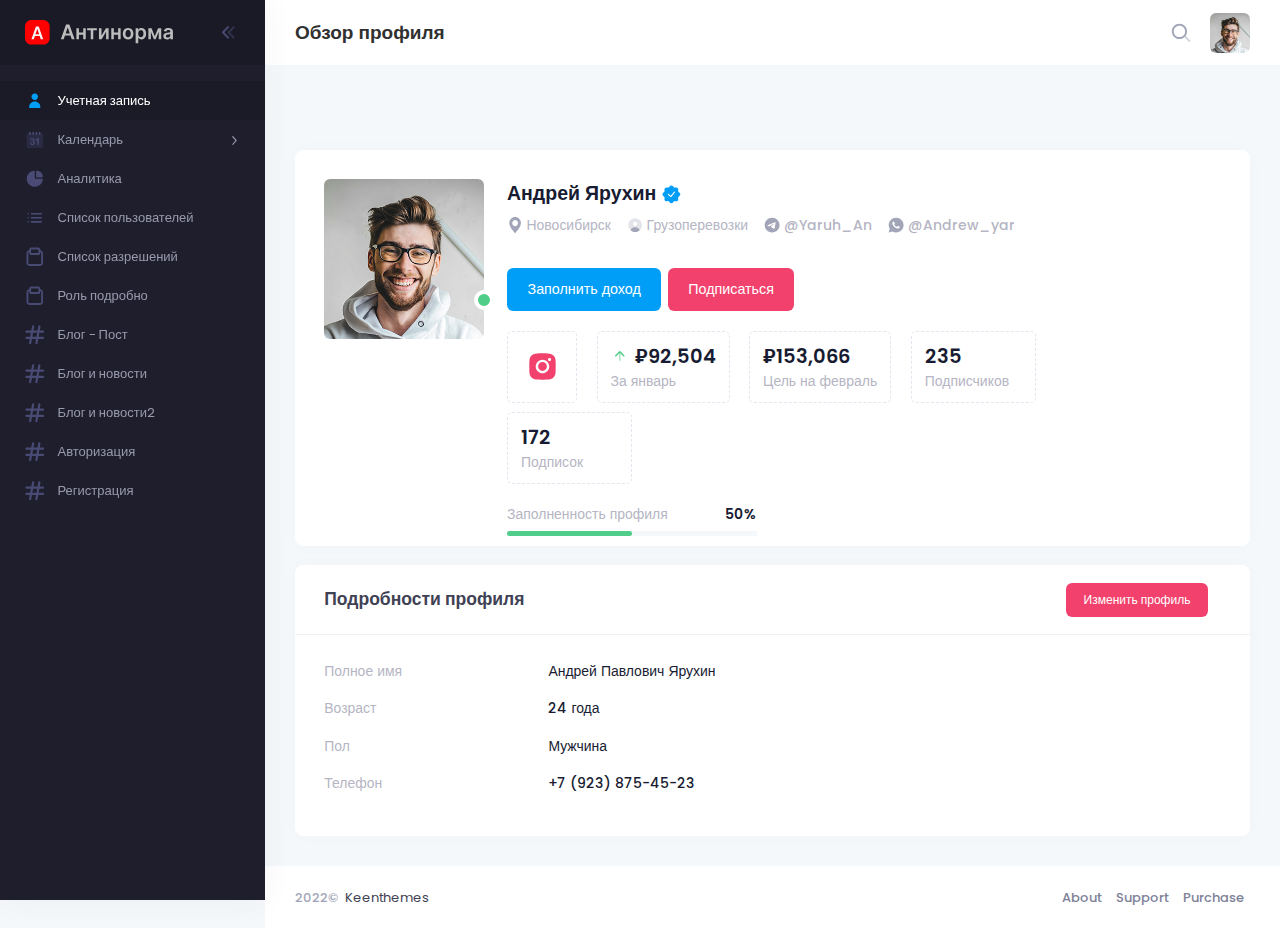
<file: index.html>
<!DOCTYPE html>
<!--
Author: Keenthemes
Product Name: Metronic - Bootstrap 5 HTML, VueJS, React, Angular & Laravel Admin Dashboard Theme
Purchase: https://1.envato.market/EA4JP
Website: http://www.keenthemes.com
Contact: support@keenthemes.com
Follow: www.twitter.com/keenthemes
Dribbble: www.dribbble.com/keenthemes
Like: www.facebook.com/keenthemes
License: For each use you must have a valid license purchased only from above link in order to legally use the theme for your project.
-->
<html lang="ru">
	<!--begin::Head-->
	<head><base href="">
		<title>Обзор профиля</title>
		<meta charset="utf-8" />
		<meta name="description" content="The most advanced Bootstrap Admin Theme on Themeforest trusted by 94,000 beginners and professionals. Multi-demo, Dark Mode, RTL support and complete React, Angular, Vue &amp; Laravel versions. Grab your copy now and get life-time updates for free." />
		<meta name="keywords" content="Metronic, bootstrap, bootstrap 5, Angular, VueJs, React, Laravel, admin themes, web design, figma, web development, free templates, free admin themes, bootstrap theme, bootstrap template, bootstrap dashboard, bootstrap dak mode, bootstrap button, bootstrap datepicker, bootstrap timepicker, fullcalendar, datatables, flaticon" />
		<meta name="viewport" content="width=device-width, initial-scale=1" />
		<meta property="og:locale" content="en_US" />
		<meta property="og:type" content="article" />
		<meta property="og:title" content="Metronic - Bootstrap 5 HTML, VueJS, React, Angular &amp; Laravel Admin Dashboard Theme" />
		<meta property="og:url" content="https://keenthemes.com/metronic" />
		<meta property="og:site_name" content="Keenthemes | Metronic" />
		<link rel="canonical" href="https://preview.keenthemes.com/metronic8" />
		<link rel="shortcut icon" href="assets/media/logos/favicon.ico" />
		<!--begin::Fonts-->
		<link rel="stylesheet" href="https://fonts.googleapis.com/css?family=Poppins:300,400,500,600,700" />
		<!--end::Fonts-->
		<!--begin::Page Vendor Stylesheets(used by this page)-->
		<link href="assets/plugins/custom/datatables/datatables.bundle.css" rel="stylesheet" type="text/css" />
		<!--end::Page Vendor Stylesheets-->
		<!--begin::Global Stylesheets Bundle(used by all pages)-->
		<link href="assets/plugins/global/plugins.bundle.css" rel="stylesheet" type="text/css" />
		<link href="assets/css/style.bundle.css" rel="stylesheet" type="text/css" />
		<link href="assets/css/custom-style.css" rel="stylesheet" type="text/css" />
		<!--end::Global Stylesheets Bundle-->
	</head>
	<!--end::Head-->
	<!--begin::Body-->
	<body id="kt_body" class="header-fixed header-tablet-and-mobile-fixed toolbar-enabled toolbar-fixed aside-enabled aside-fixed" style="--kt-toolbar-height:55px;--kt-toolbar-height-tablet-and-mobile:55px">
		<!--begin::Main-->
		<!--begin::Root-->
		<div class="d-flex flex-column flex-root">
			<!--begin::Page-->
			<div class="page d-flex flex-row flex-column-fluid">
				<div id="kt_aside" class="aside aside-dark aside-hoverable" data-kt-drawer="true" data-kt-drawer-name="aside" data-kt-drawer-activate="{default: true, lg: false}" data-kt-drawer-overlay="true" data-kt-drawer-width="{default:'200px', '300px': '250px'}" data-kt-drawer-direction="start" data-kt-drawer-toggle="#kt_aside_mobile_toggle">
					<!--begin::Brand-->
					<div class="aside-logo flex-column-auto" id="kt_aside_logo">
						<!--begin::Logo-->
						<a href="./index.html">
							<img alt="Logo" src="assets/media/logos/anti-logo.svg" class="h-25px logo" />
						</a>
						<!--end::Logo-->
						<!--begin::Aside toggler-->
						<div id="kt_aside_toggle" class="btn btn-icon w-auto px-0 btn-active-color-primary aside-toggle" data-kt-toggle="true" data-kt-toggle-state="active" data-kt-toggle-target="body" data-kt-toggle-name="aside-minimize">
							<!--begin::Svg Icon | path: icons/duotune/arrows/arr079.svg-->
							<span class="svg-icon svg-icon-1 rotate-180">
								<svg xmlns="http://www.w3.org/2000/svg" width="24" height="24" viewBox="0 0 24 24" fill="none">
									<path opacity="0.5" d="M14.2657 11.4343L18.45 7.25C18.8642 6.83579 18.8642 6.16421 18.45 5.75C18.0358 5.33579 17.3642 5.33579 16.95 5.75L11.4071 11.2929C11.0166 11.6834 11.0166 12.3166 11.4071 12.7071L16.95 18.25C17.3642 18.6642 18.0358 18.6642 18.45 18.25C18.8642 17.8358 18.8642 17.1642 18.45 16.75L14.2657 12.5657C13.9533 12.2533 13.9533 11.7467 14.2657 11.4343Z" fill="black" />
									<path d="M8.2657 11.4343L12.45 7.25C12.8642 6.83579 12.8642 6.16421 12.45 5.75C12.0358 5.33579 11.3642 5.33579 10.95 5.75L5.40712 11.2929C5.01659 11.6834 5.01659 12.3166 5.40712 12.7071L10.95 18.25C11.3642 18.6642 12.0358 18.6642 12.45 18.25C12.8642 17.8358 12.8642 17.1642 12.45 16.75L8.2657 12.5657C7.95328 12.2533 7.95328 11.7467 8.2657 11.4343Z" fill="black" />
								</svg>
							</span>
							<!--end::Svg Icon-->
						</div>
						<!--end::Aside toggler-->
					</div>
					<!--end::Brand-->
						<!--begin::Aside menu-->
						<div class="aside-menu flex-column-fluid">
							<!--begin::Aside Menu-->
							<div class="hover-scroll-overlay-y my-5 my-lg-5" id="kt_aside_menu_wrapper" data-kt-scroll="true" data-kt-scroll-activate="{default: false, lg: true}" data-kt-scroll-height="auto" data-kt-scroll-dependencies="#kt_aside_logo, #kt_aside_footer" data-kt-scroll-wrappers="#kt_aside_menu" data-kt-scroll-offset="0">
								<!--begin::Menu-->
								<div class="menu menu-column menu-title-gray-800 menu-state-title-primary menu-state-icon-primary menu-state-bullet-primary menu-arrow-gray-500" id="#kt_aside_menu" data-kt-menu="true" data-kt-menu-expand="false">
								
									<div class="menu-item here">
										<a class="menu-link" href="./index.html">
											<span class="menu-icon">
												<!--begin::Svg Icon | path: icons/duotune/general/gen014.svg-->
												<span class="svg-icon svg-icon-2">
													<svg width="18" height="18" viewBox="0 0 18 18" fill="none" xmlns="http://www.w3.org/2000/svg">
														<path d="M9 8.25C9.59334 8.25 10.1734 8.07405 10.6667 7.74441C11.1601 7.41477 11.5446 6.94623 11.7716 6.39805C11.9987 5.84987 12.0581 5.24667 11.9424 4.66473C11.8266 4.08279 11.5409 3.54824 11.1213 3.12868C10.7018 2.70912 10.1672 2.4234 9.58527 2.30765C9.00333 2.19189 8.40013 2.2513 7.85195 2.47836C7.30377 2.70543 6.83524 3.08994 6.50559 3.58329C6.17595 4.07664 6 4.65666 6 5.25C6 6.04565 6.31607 6.80871 6.87868 7.37132C7.44129 7.93393 8.20435 8.25 9 8.25Z" fill="white"/>
														<path d="M13.5 15.75C13.6989 15.75 13.8897 15.671 14.0303 15.5303C14.171 15.3897 14.25 15.1989 14.25 15C14.25 13.6076 13.6969 12.2723 12.7123 11.2877C11.7277 10.3031 10.3924 9.75 9 9.75C7.60761 9.75 6.27226 10.3031 5.28769 11.2877C4.30312 12.2723 3.75 13.6076 3.75 15C3.75 15.1989 3.82902 15.3897 3.96967 15.5303C4.11032 15.671 4.30109 15.75 4.5 15.75H13.5Z" fill="white"/>
														</svg>
														
												</span>
												<!--end::Svg Icon-->
											</span>
											<span class="menu-title">Учетная запись</span>
										</a>
									</div>
										<div data-kt-menu-trigger="click" class="menu-item  menu-accordion">
										<span class="menu-link">
											<span class="menu-icon">
												<!--begin::Svg Icon | path: icons/duotune/ecommerce/ecm007.svg-->
												<span class="svg-icon svg-icon-2">
													<svg xmlns="http://www.w3.org/2000/svg" width="24" height="24" viewBox="0 0 24 24" fill="none">
														<path opacity="0.3" d="M21 22H3C2.4 22 2 21.6 2 21V5C2 4.4 2.4 4 3 4H21C21.6 4 22 4.4 22 5V21C22 21.6 21.6 22 21 22Z" fill="black" />
														<path d="M6 6C5.4 6 5 5.6 5 5V3C5 2.4 5.4 2 6 2C6.6 2 7 2.4 7 3V5C7 5.6 6.6 6 6 6ZM11 5V3C11 2.4 10.6 2 10 2C9.4 2 9 2.4 9 3V5C9 5.6 9.4 6 10 6C10.6 6 11 5.6 11 5ZM15 5V3C15 2.4 14.6 2 14 2C13.4 2 13 2.4 13 3V5C13 5.6 13.4 6 14 6C14.6 6 15 5.6 15 5ZM19 5V3C19 2.4 18.6 2 18 2C17.4 2 17 2.4 17 3V5C17 5.6 17.4 6 18 6C18.6 6 19 5.6 19 5Z" fill="black" />
														<path d="M8.8 13.1C9.2 13.1 9.5 13 9.7 12.8C9.9 12.6 10.1 12.3 10.1 11.9C10.1 11.6 10 11.3 9.8 11.1C9.6 10.9 9.3 10.8 9 10.8C8.8 10.8 8.59999 10.8 8.39999 10.9C8.19999 11 8.1 11.1 8 11.2C7.9 11.3 7.8 11.4 7.7 11.6C7.6 11.8 7.5 11.9 7.5 12.1C7.5 12.2 7.4 12.2 7.3 12.3C7.2 12.4 7.09999 12.4 6.89999 12.4C6.69999 12.4 6.6 12.3 6.5 12.2C6.4 12.1 6.3 11.9 6.3 11.7C6.3 11.5 6.4 11.3 6.5 11.1C6.6 10.9 6.8 10.7 7 10.5C7.2 10.3 7.49999 10.1 7.89999 10C8.29999 9.90003 8.60001 9.80003 9.10001 9.80003C9.50001 9.80003 9.80001 9.90003 10.1 10C10.4 10.1 10.7 10.3 10.9 10.4C11.1 10.5 11.3 10.8 11.4 11.1C11.5 11.4 11.6 11.6 11.6 11.9C11.6 12.3 11.5 12.6 11.3 12.9C11.1 13.2 10.9 13.5 10.6 13.7C10.9 13.9 11.2 14.1 11.4 14.3C11.6 14.5 11.8 14.7 11.9 15C12 15.3 12.1 15.5 12.1 15.8C12.1 16.2 12 16.5 11.9 16.8C11.8 17.1 11.5 17.4 11.3 17.7C11.1 18 10.7 18.2 10.3 18.3C9.9 18.4 9.5 18.5 9 18.5C8.5 18.5 8.1 18.4 7.7 18.2C7.3 18 7 17.8 6.8 17.6C6.6 17.4 6.4 17.1 6.3 16.8C6.2 16.5 6.10001 16.3 6.10001 16.1C6.10001 15.9 6.2 15.7 6.3 15.6C6.4 15.5 6.6 15.4 6.8 15.4C6.9 15.4 7.00001 15.4 7.10001 15.5C7.20001 15.6 7.3 15.6 7.3 15.7C7.5 16.2 7.7 16.6 8 16.9C8.3 17.2 8.6 17.3 9 17.3C9.2 17.3 9.5 17.2 9.7 17.1C9.9 17 10.1 16.8 10.3 16.6C10.5 16.4 10.5 16.1 10.5 15.8C10.5 15.3 10.4 15 10.1 14.7C9.80001 14.4 9.50001 14.3 9.10001 14.3C9.00001 14.3 8.9 14.3 8.7 14.3C8.5 14.3 8.39999 14.3 8.39999 14.3C8.19999 14.3 7.99999 14.2 7.89999 14.1C7.79999 14 7.7 13.8 7.7 13.7C7.7 13.5 7.79999 13.4 7.89999 13.2C7.99999 13 8.2 13 8.5 13H8.8V13.1ZM15.3 17.5V12.2C14.3 13 13.6 13.3 13.3 13.3C13.1 13.3 13 13.2 12.9 13.1C12.8 13 12.7 12.8 12.7 12.6C12.7 12.4 12.8 12.3 12.9 12.2C13 12.1 13.2 12 13.6 11.8C14.1 11.6 14.5 11.3 14.7 11.1C14.9 10.9 15.2 10.6 15.5 10.3C15.8 10 15.9 9.80003 15.9 9.70003C15.9 9.60003 16.1 9.60004 16.3 9.60004C16.5 9.60004 16.7 9.70003 16.8 9.80003C16.9 9.90003 17 10.2 17 10.5V17.2C17 18 16.7 18.4 16.2 18.4C16 18.4 15.8 18.3 15.6 18.2C15.4 18.1 15.3 17.8 15.3 17.5Z" fill="black" />
													</svg>
												</span>
												<!--end::Svg Icon-->
											</span>
											<span class="menu-title">Календарь</span>
											<span class="menu-arrow"></span>
										</span>
										<div class="menu-sub menu-sub-accordion menu-active-bg">
											<div class="menu-item">
												<a class="menu-link" href="./calendar.html">
													<span class="menu-bullet">
														<span class="bullet bullet-dot"></span>
													</span>
													<span class="menu-title">Календарь клуба</span>
												</a>
											</div>
											<div class="menu-item ">
												<a class="menu-link " href="./calendar.html">
													<span class="menu-bullet">
														<span class="bullet bullet-dot"></span>
													</span>
													<span class="menu-title">Календарь ПКМ</span>
												</a>
											</div>
										</div>
										<div class="menu-item">
											<a class="menu-link" href="./analitics.html">
												<span class="menu-icon">
													<!--begin::Svg Icon | path: icons/duotune/general/gen014.svg-->
													<span class="svg-icon svg-icon-2">
														<svg width="18" height="18" viewBox="0 0 18 18" fill="none" xmlns="http://www.w3.org/2000/svg">
															<path d="M10.8749 7.7475H15.8774C16.0425 7.7475 16.2009 7.68191 16.3176 7.56517C16.4344 7.44843 16.4999 7.2901 16.4999 7.125C16.4999 5.63316 15.9073 4.20242 14.8524 3.14752C13.7975 2.09263 12.3668 1.5 10.8749 1.5C10.7098 1.5 10.5515 1.56558 10.4348 1.68233C10.318 1.79907 10.2524 1.9574 10.2524 2.1225V7.125C10.2524 7.2901 10.318 7.44843 10.4348 7.56517C10.5515 7.68191 10.7098 7.7475 10.8749 7.7475Z" fill="#696969"/>
															<path d="M15.8099 9H9.69744C9.60782 9 9.51907 8.98235 9.43626 8.94805C9.35346 8.91375 9.27822 8.86348 9.21484 8.8001C9.15147 8.73672 9.10119 8.66149 9.0669 8.57868C9.0326 8.49588 9.01494 8.40713 9.01494 8.3175V2.19C9.01552 2.09272 8.99552 1.99641 8.95625 1.9074C8.91698 1.81839 8.85934 1.7387 8.7871 1.67354C8.71486 1.60838 8.62965 1.55923 8.53708 1.52933C8.4445 1.49942 8.34665 1.48942 8.24994 1.5C6.84201 1.6495 5.50514 2.19448 4.39395 3.07192C3.28276 3.94935 2.44263 5.1234 1.97072 6.4583C1.49882 7.79319 1.4144 9.2344 1.72725 10.6153C2.04009 11.9961 2.73741 13.2602 3.73857 14.2614C4.73973 15.2625 6.00383 15.9599 7.38469 16.2727C8.76555 16.5855 10.2068 16.5011 11.5416 16.0292C12.8765 15.5573 14.0506 14.7172 14.928 13.606C15.8055 12.4948 16.3504 11.1579 16.4999 9.75C16.5083 9.65447 16.4966 9.55826 16.4657 9.46749C16.4348 9.37672 16.3853 9.2934 16.3204 9.22283C16.2554 9.15226 16.1765 9.096 16.0886 9.05763C16.0007 9.01926 15.9058 8.99964 15.8099 9Z" fill="#4A4A4A"/>
															</svg>
															
															
													</span>
													<!--end::Svg Icon-->
												</span>
												<span class="menu-title">Аналитика</span>
											</a>
										</div>
										<div class="menu-item">
											<a class="menu-link" href="./list.html">
												<span class="menu-icon">
													<!--begin::Svg Icon | path: icons/duotune/general/gen014.svg-->
													<span class="svg-icon svg-icon-2">
														<svg width="18" height="18" viewBox="0 0 18 18" fill="none" xmlns="http://www.w3.org/2000/svg">
															<path d="M3 6C3.41421 6 3.75 5.66421 3.75 5.25C3.75 4.83579 3.41421 4.5 3 4.5C2.58579 4.5 2.25 4.83579 2.25 5.25C2.25 5.66421 2.58579 6 3 6Z" fill="#4A4A4A"/>
															<path d="M3 9.75C3.41421 9.75 3.75 9.41421 3.75 9C3.75 8.58579 3.41421 8.25 3 8.25C2.58579 8.25 2.25 8.58579 2.25 9C2.25 9.41421 2.58579 9.75 3 9.75Z" fill="#4A4A4A"/>
															<path d="M3 13.5C3.41421 13.5 3.75 13.1642 3.75 12.75C3.75 12.3358 3.41421 12 3 12C2.58579 12 2.25 12.3358 2.25 12.75C2.25 13.1642 2.58579 13.5 3 13.5Z" fill="#4A4A4A"/>
															<path d="M15.045 8.25H5.955C5.56564 8.25 5.25 8.56564 5.25 8.955V9.045C5.25 9.43436 5.56564 9.75 5.955 9.75H15.045C15.4344 9.75 15.75 9.43436 15.75 9.045V8.955C15.75 8.56564 15.4344 8.25 15.045 8.25Z" fill="#696969"/>
															<path d="M15.045 12H5.955C5.56564 12 5.25 12.3156 5.25 12.705V12.795C5.25 13.1844 5.56564 13.5 5.955 13.5H15.045C15.4344 13.5 15.75 13.1844 15.75 12.795V12.705C15.75 12.3156 15.4344 12 15.045 12Z" fill="#696969"/>
															<path d="M15.045 4.5H5.955C5.56564 4.5 5.25 4.81564 5.25 5.205V5.295C5.25 5.68436 5.56564 6 5.955 6H15.045C15.4344 6 15.75 5.68436 15.75 5.295V5.205C15.75 4.81564 15.4344 4.5 15.045 4.5Z" fill="#696969"/>
															</svg>
													</span>
													<!--end::Svg Icon-->
												</span>
												<span class="menu-title">Список пользователей</span>
											</a>
										</div>
										<div class="menu-item">
											<a class="menu-link" href="./list-raz.html">
												<span class="menu-icon">
													<!--begin::Svg Icon | path: icons/duotune/general/gen014.svg-->
													<span class="svg-icon svg-icon-2">
														<svg width="14" height="16" viewBox="0 0 14 16" fill="none" xmlns="http://www.w3.org/2000/svg">
															<path d="M11.5 2.75V2C11.5 1.60218 11.342 1.22064 11.0607 0.93934C10.7794 0.658035 10.3978 0.5 10 0.5H4C3.60218 0.5 3.22064 0.658035 2.93934 0.93934C2.65804 1.22064 2.5 1.60218 2.5 2V2.75C1.90326 2.75 1.33097 2.98705 0.90901 3.40901C0.487053 3.83097 0.25 4.40326 0.25 5V13.25C0.25 13.8467 0.487053 14.419 0.90901 14.841C1.33097 15.2629 1.90326 15.5 2.5 15.5H11.5C12.0967 15.5 12.669 15.2629 13.091 14.841C13.5129 14.419 13.75 13.8467 13.75 13.25V5C13.75 4.40326 13.5129 3.83097 13.091 3.40901C12.669 2.98705 12.0967 2.75 11.5 2.75ZM4 2H10V5H4V2ZM12.25 13.25C12.25 13.4489 12.171 13.6397 12.0303 13.7803C11.8897 13.921 11.6989 14 11.5 14H2.5C2.30109 14 2.11032 13.921 1.96967 13.7803C1.82902 13.6397 1.75 13.4489 1.75 13.25V5C1.75 4.80109 1.82902 4.61032 1.96967 4.46967C2.11032 4.32902 2.30109 4.25 2.5 4.25V5C2.5 5.39782 2.65804 5.77936 2.93934 6.06066C3.22064 6.34196 3.60218 6.5 4 6.5H10C10.3978 6.5 10.7794 6.34196 11.0607 6.06066C11.342 5.77936 11.5 5.39782 11.5 5V4.25C11.6989 4.25 11.8897 4.32902 12.0303 4.46967C12.171 4.61032 12.25 4.80109 12.25 5V13.25Z" fill="#696969"/>
															</svg>
															
													</span>
													<!--end::Svg Icon-->
												</span>
												<span class="menu-title">Список разрешений</span>
											</a>
										</div>
										<div class="menu-item">
											<a class="menu-link" href="./role-detail.html">
												<span class="menu-icon">
													<!--begin::Svg Icon | path: icons/duotune/general/gen014.svg-->
													<span class="svg-icon svg-icon-2">
														<svg width="14" height="16" viewBox="0 0 14 16" fill="none" xmlns="http://www.w3.org/2000/svg">
															<path d="M11.5 2.75V2C11.5 1.60218 11.342 1.22064 11.0607 0.93934C10.7794 0.658035 10.3978 0.5 10 0.5H4C3.60218 0.5 3.22064 0.658035 2.93934 0.93934C2.65804 1.22064 2.5 1.60218 2.5 2V2.75C1.90326 2.75 1.33097 2.98705 0.90901 3.40901C0.487053 3.83097 0.25 4.40326 0.25 5V13.25C0.25 13.8467 0.487053 14.419 0.90901 14.841C1.33097 15.2629 1.90326 15.5 2.5 15.5H11.5C12.0967 15.5 12.669 15.2629 13.091 14.841C13.5129 14.419 13.75 13.8467 13.75 13.25V5C13.75 4.40326 13.5129 3.83097 13.091 3.40901C12.669 2.98705 12.0967 2.75 11.5 2.75ZM4 2H10V5H4V2ZM12.25 13.25C12.25 13.4489 12.171 13.6397 12.0303 13.7803C11.8897 13.921 11.6989 14 11.5 14H2.5C2.30109 14 2.11032 13.921 1.96967 13.7803C1.82902 13.6397 1.75 13.4489 1.75 13.25V5C1.75 4.80109 1.82902 4.61032 1.96967 4.46967C2.11032 4.32902 2.30109 4.25 2.5 4.25V5C2.5 5.39782 2.65804 5.77936 2.93934 6.06066C3.22064 6.34196 3.60218 6.5 4 6.5H10C10.3978 6.5 10.7794 6.34196 11.0607 6.06066C11.342 5.77936 11.5 5.39782 11.5 5V4.25C11.6989 4.25 11.8897 4.32902 12.0303 4.46967C12.171 4.61032 12.25 4.80109 12.25 5V13.25Z" fill="#696969"/>
															</svg>
															
													</span>
													<!--end::Svg Icon-->
												</span>
												<span class="menu-title">Роль подробно</span>
											</a>
										</div>
										<div class="menu-item">
											<a class="menu-link" href="./post.html">
												<span class="menu-icon">
													<!--begin::Svg Icon | path: icons/duotune/general/gen014.svg-->
													<span class="svg-icon svg-icon-2">
														<svg width="14" height="14" viewBox="0 0 14 14" fill="none" xmlns="http://www.w3.org/2000/svg">
															<path d="M13 8.5H9.775L10.3225 5.5H13C13.1989 5.5 13.3897 5.42098 13.5303 5.28033C13.671 5.13968 13.75 4.94891 13.75 4.75C13.75 4.55109 13.671 4.36032 13.5303 4.21967C13.3897 4.07902 13.1989 4 13 4H10.5925L11.11 1.1425C11.1304 1.04223 11.1302 0.938834 11.1092 0.838678C11.0881 0.738522 11.0469 0.643724 10.9879 0.560119C10.9288 0.476515 10.8533 0.405872 10.766 0.352539C10.6787 0.299205 10.5813 0.26431 10.48 0.25C10.3792 0.225998 10.2746 0.223125 10.1727 0.241561C10.0708 0.259997 9.97378 0.299344 9.88782 0.35712C9.80186 0.414897 9.7288 0.489852 9.67324 0.577262C9.61768 0.664672 9.58082 0.762643 9.565 0.865L9.0025 4H6.0925L6.61 1.1425C6.63045 1.04223 6.63016 0.938834 6.60915 0.838678C6.58815 0.738522 6.54687 0.643724 6.48785 0.560119C6.42884 0.476515 6.35334 0.405872 6.266 0.352539C6.17866 0.299205 6.08133 0.26431 5.98 0.25C5.87925 0.225998 5.77461 0.223125 5.67269 0.241561C5.57078 0.259997 5.47378 0.299344 5.38782 0.35712C5.30186 0.414897 5.2288 0.489852 5.17324 0.577262C5.11768 0.664672 5.08082 0.762643 5.065 0.865L4.5025 4H1C0.801088 4 0.610322 4.07902 0.46967 4.21967C0.329018 4.36032 0.25 4.55109 0.25 4.75C0.25 4.94891 0.329018 5.13968 0.46967 5.28033C0.610322 5.42098 0.801088 5.5 1 5.5H4.225L3.6775 8.5H1C0.801088 8.5 0.610322 8.57902 0.46967 8.71967C0.329018 8.86032 0.25 9.05109 0.25 9.25C0.25 9.44891 0.329018 9.63968 0.46967 9.78033C0.610322 9.92098 0.801088 10 1 10H3.4075L2.89 12.8575C2.86955 12.9578 2.86984 13.0612 2.89085 13.1613C2.91185 13.2615 2.95313 13.3563 3.01215 13.4399C3.07116 13.5235 3.14666 13.5941 3.234 13.6475C3.32134 13.7008 3.41867 13.7357 3.52 13.75C3.62075 13.774 3.72539 13.7769 3.82731 13.7584C3.92922 13.74 4.02622 13.7007 4.11218 13.6429C4.19814 13.5851 4.2712 13.5101 4.32676 13.4227C4.38232 13.3353 4.41918 13.2374 4.435 13.135L4.9975 10H7.9075L7.39 12.8575C7.36955 12.9578 7.36984 13.0612 7.39085 13.1613C7.41185 13.2615 7.45313 13.3563 7.51215 13.4399C7.57116 13.5235 7.64666 13.5941 7.734 13.6475C7.82134 13.7008 7.91867 13.7357 8.02 13.75C8.12075 13.774 8.22539 13.7769 8.32731 13.7584C8.42922 13.74 8.52622 13.7007 8.61218 13.6429C8.69814 13.5851 8.7712 13.5101 8.82676 13.4227C8.88232 13.3353 8.91918 13.2374 8.935 13.135L9.4975 10H13C13.1989 10 13.3897 9.92098 13.5303 9.78033C13.671 9.63968 13.75 9.44891 13.75 9.25C13.75 9.05109 13.671 8.86032 13.5303 8.71967C13.3897 8.57902 13.1989 8.5 13 8.5ZM5.275 8.5L5.8225 5.5H8.725L8.1775 8.5H5.275Z" fill="#696969"/>
															</svg>
															
															
													</span>
													<!--end::Svg Icon-->
												</span>
												<span class="menu-title">Блог - Пост</span>
											</a>
										</div>
									</div>
									<div class="menu-item">
										<a class="menu-link" href="./blog-latest.html">
											<span class="menu-icon">
												<!--begin::Svg Icon | path: icons/duotune/general/gen014.svg-->
												<span class="svg-icon svg-icon-2">
													<svg width="14" height="14" viewBox="0 0 14 14" fill="none" xmlns="http://www.w3.org/2000/svg">
														<path d="M13 8.5H9.775L10.3225 5.5H13C13.1989 5.5 13.3897 5.42098 13.5303 5.28033C13.671 5.13968 13.75 4.94891 13.75 4.75C13.75 4.55109 13.671 4.36032 13.5303 4.21967C13.3897 4.07902 13.1989 4 13 4H10.5925L11.11 1.1425C11.1304 1.04223 11.1302 0.938834 11.1092 0.838678C11.0881 0.738522 11.0469 0.643724 10.9879 0.560119C10.9288 0.476515 10.8533 0.405872 10.766 0.352539C10.6787 0.299205 10.5813 0.26431 10.48 0.25C10.3792 0.225998 10.2746 0.223125 10.1727 0.241561C10.0708 0.259997 9.97378 0.299344 9.88782 0.35712C9.80186 0.414897 9.7288 0.489852 9.67324 0.577262C9.61768 0.664672 9.58082 0.762643 9.565 0.865L9.0025 4H6.0925L6.61 1.1425C6.63045 1.04223 6.63016 0.938834 6.60915 0.838678C6.58815 0.738522 6.54687 0.643724 6.48785 0.560119C6.42884 0.476515 6.35334 0.405872 6.266 0.352539C6.17866 0.299205 6.08133 0.26431 5.98 0.25C5.87925 0.225998 5.77461 0.223125 5.67269 0.241561C5.57078 0.259997 5.47378 0.299344 5.38782 0.35712C5.30186 0.414897 5.2288 0.489852 5.17324 0.577262C5.11768 0.664672 5.08082 0.762643 5.065 0.865L4.5025 4H1C0.801088 4 0.610322 4.07902 0.46967 4.21967C0.329018 4.36032 0.25 4.55109 0.25 4.75C0.25 4.94891 0.329018 5.13968 0.46967 5.28033C0.610322 5.42098 0.801088 5.5 1 5.5H4.225L3.6775 8.5H1C0.801088 8.5 0.610322 8.57902 0.46967 8.71967C0.329018 8.86032 0.25 9.05109 0.25 9.25C0.25 9.44891 0.329018 9.63968 0.46967 9.78033C0.610322 9.92098 0.801088 10 1 10H3.4075L2.89 12.8575C2.86955 12.9578 2.86984 13.0612 2.89085 13.1613C2.91185 13.2615 2.95313 13.3563 3.01215 13.4399C3.07116 13.5235 3.14666 13.5941 3.234 13.6475C3.32134 13.7008 3.41867 13.7357 3.52 13.75C3.62075 13.774 3.72539 13.7769 3.82731 13.7584C3.92922 13.74 4.02622 13.7007 4.11218 13.6429C4.19814 13.5851 4.2712 13.5101 4.32676 13.4227C4.38232 13.3353 4.41918 13.2374 4.435 13.135L4.9975 10H7.9075L7.39 12.8575C7.36955 12.9578 7.36984 13.0612 7.39085 13.1613C7.41185 13.2615 7.45313 13.3563 7.51215 13.4399C7.57116 13.5235 7.64666 13.5941 7.734 13.6475C7.82134 13.7008 7.91867 13.7357 8.02 13.75C8.12075 13.774 8.22539 13.7769 8.32731 13.7584C8.42922 13.74 8.52622 13.7007 8.61218 13.6429C8.69814 13.5851 8.7712 13.5101 8.82676 13.4227C8.88232 13.3353 8.91918 13.2374 8.935 13.135L9.4975 10H13C13.1989 10 13.3897 9.92098 13.5303 9.78033C13.671 9.63968 13.75 9.44891 13.75 9.25C13.75 9.05109 13.671 8.86032 13.5303 8.71967C13.3897 8.57902 13.1989 8.5 13 8.5ZM5.275 8.5L5.8225 5.5H8.725L8.1775 8.5H5.275Z" fill="#696969"/>
														</svg>
														
														
												</span>
												<!--end::Svg Icon-->
											</span>
											<span class="menu-title">Блог и новости</span>
										</a>
									</div>
									<div class="menu-item">
										<a class="menu-link" href="./blog-news.html">
											<span class="menu-icon">
												<!--begin::Svg Icon | path: icons/duotune/general/gen014.svg-->
												<span class="svg-icon svg-icon-2">
													<svg width="14" height="14" viewBox="0 0 14 14" fill="none" xmlns="http://www.w3.org/2000/svg">
														<path d="M13 8.5H9.775L10.3225 5.5H13C13.1989 5.5 13.3897 5.42098 13.5303 5.28033C13.671 5.13968 13.75 4.94891 13.75 4.75C13.75 4.55109 13.671 4.36032 13.5303 4.21967C13.3897 4.07902 13.1989 4 13 4H10.5925L11.11 1.1425C11.1304 1.04223 11.1302 0.938834 11.1092 0.838678C11.0881 0.738522 11.0469 0.643724 10.9879 0.560119C10.9288 0.476515 10.8533 0.405872 10.766 0.352539C10.6787 0.299205 10.5813 0.26431 10.48 0.25C10.3792 0.225998 10.2746 0.223125 10.1727 0.241561C10.0708 0.259997 9.97378 0.299344 9.88782 0.35712C9.80186 0.414897 9.7288 0.489852 9.67324 0.577262C9.61768 0.664672 9.58082 0.762643 9.565 0.865L9.0025 4H6.0925L6.61 1.1425C6.63045 1.04223 6.63016 0.938834 6.60915 0.838678C6.58815 0.738522 6.54687 0.643724 6.48785 0.560119C6.42884 0.476515 6.35334 0.405872 6.266 0.352539C6.17866 0.299205 6.08133 0.26431 5.98 0.25C5.87925 0.225998 5.77461 0.223125 5.67269 0.241561C5.57078 0.259997 5.47378 0.299344 5.38782 0.35712C5.30186 0.414897 5.2288 0.489852 5.17324 0.577262C5.11768 0.664672 5.08082 0.762643 5.065 0.865L4.5025 4H1C0.801088 4 0.610322 4.07902 0.46967 4.21967C0.329018 4.36032 0.25 4.55109 0.25 4.75C0.25 4.94891 0.329018 5.13968 0.46967 5.28033C0.610322 5.42098 0.801088 5.5 1 5.5H4.225L3.6775 8.5H1C0.801088 8.5 0.610322 8.57902 0.46967 8.71967C0.329018 8.86032 0.25 9.05109 0.25 9.25C0.25 9.44891 0.329018 9.63968 0.46967 9.78033C0.610322 9.92098 0.801088 10 1 10H3.4075L2.89 12.8575C2.86955 12.9578 2.86984 13.0612 2.89085 13.1613C2.91185 13.2615 2.95313 13.3563 3.01215 13.4399C3.07116 13.5235 3.14666 13.5941 3.234 13.6475C3.32134 13.7008 3.41867 13.7357 3.52 13.75C3.62075 13.774 3.72539 13.7769 3.82731 13.7584C3.92922 13.74 4.02622 13.7007 4.11218 13.6429C4.19814 13.5851 4.2712 13.5101 4.32676 13.4227C4.38232 13.3353 4.41918 13.2374 4.435 13.135L4.9975 10H7.9075L7.39 12.8575C7.36955 12.9578 7.36984 13.0612 7.39085 13.1613C7.41185 13.2615 7.45313 13.3563 7.51215 13.4399C7.57116 13.5235 7.64666 13.5941 7.734 13.6475C7.82134 13.7008 7.91867 13.7357 8.02 13.75C8.12075 13.774 8.22539 13.7769 8.32731 13.7584C8.42922 13.74 8.52622 13.7007 8.61218 13.6429C8.69814 13.5851 8.7712 13.5101 8.82676 13.4227C8.88232 13.3353 8.91918 13.2374 8.935 13.135L9.4975 10H13C13.1989 10 13.3897 9.92098 13.5303 9.78033C13.671 9.63968 13.75 9.44891 13.75 9.25C13.75 9.05109 13.671 8.86032 13.5303 8.71967C13.3897 8.57902 13.1989 8.5 13 8.5ZM5.275 8.5L5.8225 5.5H8.725L8.1775 8.5H5.275Z" fill="#696969"/>
														</svg>
														
														
												</span>
												<!--end::Svg Icon-->
											</span>
											<span class="menu-title">Блог и новости2</span>
										</a>
									</div>
									<div class="menu-item">
										<a class="menu-link" href="./auth.html">
											<span class="menu-icon">
												<!--begin::Svg Icon | path: icons/duotune/general/gen014.svg-->
												<span class="svg-icon svg-icon-2">
													<svg width="14" height="14" viewBox="0 0 14 14" fill="none" xmlns="http://www.w3.org/2000/svg">
														<path d="M13 8.5H9.775L10.3225 5.5H13C13.1989 5.5 13.3897 5.42098 13.5303 5.28033C13.671 5.13968 13.75 4.94891 13.75 4.75C13.75 4.55109 13.671 4.36032 13.5303 4.21967C13.3897 4.07902 13.1989 4 13 4H10.5925L11.11 1.1425C11.1304 1.04223 11.1302 0.938834 11.1092 0.838678C11.0881 0.738522 11.0469 0.643724 10.9879 0.560119C10.9288 0.476515 10.8533 0.405872 10.766 0.352539C10.6787 0.299205 10.5813 0.26431 10.48 0.25C10.3792 0.225998 10.2746 0.223125 10.1727 0.241561C10.0708 0.259997 9.97378 0.299344 9.88782 0.35712C9.80186 0.414897 9.7288 0.489852 9.67324 0.577262C9.61768 0.664672 9.58082 0.762643 9.565 0.865L9.0025 4H6.0925L6.61 1.1425C6.63045 1.04223 6.63016 0.938834 6.60915 0.838678C6.58815 0.738522 6.54687 0.643724 6.48785 0.560119C6.42884 0.476515 6.35334 0.405872 6.266 0.352539C6.17866 0.299205 6.08133 0.26431 5.98 0.25C5.87925 0.225998 5.77461 0.223125 5.67269 0.241561C5.57078 0.259997 5.47378 0.299344 5.38782 0.35712C5.30186 0.414897 5.2288 0.489852 5.17324 0.577262C5.11768 0.664672 5.08082 0.762643 5.065 0.865L4.5025 4H1C0.801088 4 0.610322 4.07902 0.46967 4.21967C0.329018 4.36032 0.25 4.55109 0.25 4.75C0.25 4.94891 0.329018 5.13968 0.46967 5.28033C0.610322 5.42098 0.801088 5.5 1 5.5H4.225L3.6775 8.5H1C0.801088 8.5 0.610322 8.57902 0.46967 8.71967C0.329018 8.86032 0.25 9.05109 0.25 9.25C0.25 9.44891 0.329018 9.63968 0.46967 9.78033C0.610322 9.92098 0.801088 10 1 10H3.4075L2.89 12.8575C2.86955 12.9578 2.86984 13.0612 2.89085 13.1613C2.91185 13.2615 2.95313 13.3563 3.01215 13.4399C3.07116 13.5235 3.14666 13.5941 3.234 13.6475C3.32134 13.7008 3.41867 13.7357 3.52 13.75C3.62075 13.774 3.72539 13.7769 3.82731 13.7584C3.92922 13.74 4.02622 13.7007 4.11218 13.6429C4.19814 13.5851 4.2712 13.5101 4.32676 13.4227C4.38232 13.3353 4.41918 13.2374 4.435 13.135L4.9975 10H7.9075L7.39 12.8575C7.36955 12.9578 7.36984 13.0612 7.39085 13.1613C7.41185 13.2615 7.45313 13.3563 7.51215 13.4399C7.57116 13.5235 7.64666 13.5941 7.734 13.6475C7.82134 13.7008 7.91867 13.7357 8.02 13.75C8.12075 13.774 8.22539 13.7769 8.32731 13.7584C8.42922 13.74 8.52622 13.7007 8.61218 13.6429C8.69814 13.5851 8.7712 13.5101 8.82676 13.4227C8.88232 13.3353 8.91918 13.2374 8.935 13.135L9.4975 10H13C13.1989 10 13.3897 9.92098 13.5303 9.78033C13.671 9.63968 13.75 9.44891 13.75 9.25C13.75 9.05109 13.671 8.86032 13.5303 8.71967C13.3897 8.57902 13.1989 8.5 13 8.5ZM5.275 8.5L5.8225 5.5H8.725L8.1775 8.5H5.275Z" fill="#696969"/>
														</svg>
														
														
												</span>
												<!--end::Svg Icon-->
											</span>
											<span class="menu-title">Авторизация</span>
										</a>
									</div>
									<div class="menu-item">
										<a class="menu-link" href="./reg.html">
											<span class="menu-icon">
												<!--begin::Svg Icon | path: icons/duotune/general/gen014.svg-->
												<span class="svg-icon svg-icon-2">
													<svg width="14" height="14" viewBox="0 0 14 14" fill="none" xmlns="http://www.w3.org/2000/svg">
														<path d="M13 8.5H9.775L10.3225 5.5H13C13.1989 5.5 13.3897 5.42098 13.5303 5.28033C13.671 5.13968 13.75 4.94891 13.75 4.75C13.75 4.55109 13.671 4.36032 13.5303 4.21967C13.3897 4.07902 13.1989 4 13 4H10.5925L11.11 1.1425C11.1304 1.04223 11.1302 0.938834 11.1092 0.838678C11.0881 0.738522 11.0469 0.643724 10.9879 0.560119C10.9288 0.476515 10.8533 0.405872 10.766 0.352539C10.6787 0.299205 10.5813 0.26431 10.48 0.25C10.3792 0.225998 10.2746 0.223125 10.1727 0.241561C10.0708 0.259997 9.97378 0.299344 9.88782 0.35712C9.80186 0.414897 9.7288 0.489852 9.67324 0.577262C9.61768 0.664672 9.58082 0.762643 9.565 0.865L9.0025 4H6.0925L6.61 1.1425C6.63045 1.04223 6.63016 0.938834 6.60915 0.838678C6.58815 0.738522 6.54687 0.643724 6.48785 0.560119C6.42884 0.476515 6.35334 0.405872 6.266 0.352539C6.17866 0.299205 6.08133 0.26431 5.98 0.25C5.87925 0.225998 5.77461 0.223125 5.67269 0.241561C5.57078 0.259997 5.47378 0.299344 5.38782 0.35712C5.30186 0.414897 5.2288 0.489852 5.17324 0.577262C5.11768 0.664672 5.08082 0.762643 5.065 0.865L4.5025 4H1C0.801088 4 0.610322 4.07902 0.46967 4.21967C0.329018 4.36032 0.25 4.55109 0.25 4.75C0.25 4.94891 0.329018 5.13968 0.46967 5.28033C0.610322 5.42098 0.801088 5.5 1 5.5H4.225L3.6775 8.5H1C0.801088 8.5 0.610322 8.57902 0.46967 8.71967C0.329018 8.86032 0.25 9.05109 0.25 9.25C0.25 9.44891 0.329018 9.63968 0.46967 9.78033C0.610322 9.92098 0.801088 10 1 10H3.4075L2.89 12.8575C2.86955 12.9578 2.86984 13.0612 2.89085 13.1613C2.91185 13.2615 2.95313 13.3563 3.01215 13.4399C3.07116 13.5235 3.14666 13.5941 3.234 13.6475C3.32134 13.7008 3.41867 13.7357 3.52 13.75C3.62075 13.774 3.72539 13.7769 3.82731 13.7584C3.92922 13.74 4.02622 13.7007 4.11218 13.6429C4.19814 13.5851 4.2712 13.5101 4.32676 13.4227C4.38232 13.3353 4.41918 13.2374 4.435 13.135L4.9975 10H7.9075L7.39 12.8575C7.36955 12.9578 7.36984 13.0612 7.39085 13.1613C7.41185 13.2615 7.45313 13.3563 7.51215 13.4399C7.57116 13.5235 7.64666 13.5941 7.734 13.6475C7.82134 13.7008 7.91867 13.7357 8.02 13.75C8.12075 13.774 8.22539 13.7769 8.32731 13.7584C8.42922 13.74 8.52622 13.7007 8.61218 13.6429C8.69814 13.5851 8.7712 13.5101 8.82676 13.4227C8.88232 13.3353 8.91918 13.2374 8.935 13.135L9.4975 10H13C13.1989 10 13.3897 9.92098 13.5303 9.78033C13.671 9.63968 13.75 9.44891 13.75 9.25C13.75 9.05109 13.671 8.86032 13.5303 8.71967C13.3897 8.57902 13.1989 8.5 13 8.5ZM5.275 8.5L5.8225 5.5H8.725L8.1775 8.5H5.275Z" fill="#696969"/>
														</svg>
														
														
												</span>
												<!--end::Svg Icon-->
											</span>
											<span class="menu-title">Регистрация</span>
										</a>
									</div>
								</div>
							
								
								</div>
								<!--end::Menu-->
							</div>
							<!--end::Aside Menu-->
						</div>
						<!--end::Aside menu-->
				</div>
				<!--end::Aside-->
				<!--begin::Wrapper-->
				<div class="wrapper d-flex flex-column flex-row-fluid" id="kt_wrapper">
					<!--begin::Header-->
					<div id="kt_header" style="" class="header align-items-stretch">
						<!--begin::Container-->
						<div class="container-fluid d-flex align-items-stretch justify-content-between">
							<!--begin::Aside mobile toggle-->
							<div class="d-flex align-items-center d-lg-none ms-n2 me-2" title="Show aside menu">
								<div class="btn btn-icon btn-active-light-primary w-30px h-30px w-md-40px h-md-40px" id="kt_aside_mobile_toggle">
									<!--begin::Svg Icon | path: icons/duotune/abstract/abs015.svg-->
									<span class="svg-icon svg-icon-1">
										<svg xmlns="http://www.w3.org/2000/svg" width="24" height="24" viewBox="0 0 24 24" fill="none">
											<path d="M21 7H3C2.4 7 2 6.6 2 6V4C2 3.4 2.4 3 3 3H21C21.6 3 22 3.4 22 4V6C22 6.6 21.6 7 21 7Z" fill="black" />
											<path opacity="0.3" d="M21 14H3C2.4 14 2 13.6 2 13V11C2 10.4 2.4 10 3 10H21C21.6 10 22 10.4 22 11V13C22 13.6 21.6 14 21 14ZM22 20V18C22 17.4 21.6 17 21 17H3C2.4 17 2 17.4 2 18V20C2 20.6 2.4 21 3 21H21C21.6 21 22 20.6 22 20Z" fill="black" />
										</svg>
									</span>
									<!--end::Svg Icon-->
								</div>
							</div>
							<!--end::Aside mobile toggle-->
							<!--begin::Mobile logo-->
							<div class="d-flex align-items-center flex-grow-1 flex-lg-grow-0">
								<a href="./index.html" class="d-lg-none">
									<img alt="Logo" src="assets/media/logos/anti-logo.svg" class="h-30px" />
								</a>
							</div>
							<!--end::Mobile logo-->
							<!--begin::Wrapper-->
							<div class="d-flex align-items-stretch justify-content-between flex-lg-grow-1">
								<!--begin::Navbar-->
								<div class="d-flex align-items-stretch" id="kt_header_nav">
									<!--begin::Menu wrapper-->
									<div class="header-menu align-items-stretch" data-kt-drawer="true" data-kt-drawer-name="header-menu" data-kt-drawer-activate="{default: true, lg: false}" data-kt-drawer-overlay="true" data-kt-drawer-width="{default:'200px', '300px': '250px'}" data-kt-drawer-direction="end" data-kt-drawer-toggle="#kt_header_menu_mobile_toggle" data-kt-swapper="true" data-kt-swapper-mode="prepend" data-kt-swapper-parent="{default: '#kt_body', lg: '#kt_header_nav'}">
												<div class="page-title d-flex align-items-center">Обзор профиля</div>
									</div>
									<!--end::Menu wrapper-->
								</div>
								<!--end::Navbar-->
								<!--begin::Toolbar wrapper-->
								<div class="d-flex align-items-stretch flex-shrink-0">
									<!--begin::Search-->
									<div class="d-flex align-items-stretch ms-1 ms-lg-3">
										<!--begin::Search-->
										<div id="kt_header_search" class="d-flex align-items-stretch" data-kt-search-keypress="true" data-kt-search-min-length="2" data-kt-search-enter="enter" data-kt-search-layout="menu" data-kt-menu-trigger="auto" data-kt-menu-overflow="false" data-kt-menu-permanent="true" data-kt-menu-placement="bottom-end">
											<!--begin::Search toggle-->
											<div class="d-flex align-items-center" data-kt-search-element="toggle" id="kt_header_search_toggle">
												<div class="btn btn-icon btn-icon-muted btn-active-light btn-active-color-primary w-30px h-30px w-md-40px h-md-40px">
													<!--begin::Svg Icon | path: icons/duotune/general/gen021.svg-->
													<span class="svg-icon svg-icon-1">
														<svg xmlns="http://www.w3.org/2000/svg" width="24" height="24" viewBox="0 0 24 24" fill="none">
															<rect opacity="0.5" x="17.0365" y="15.1223" width="8.15546" height="2" rx="1" transform="rotate(45 17.0365 15.1223)" fill="black" />
															<path d="M11 19C6.55556 19 3 15.4444 3 11C3 6.55556 6.55556 3 11 3C15.4444 3 19 6.55556 19 11C19 15.4444 15.4444 19 11 19ZM11 5C7.53333 5 5 7.53333 5 11C5 14.4667 7.53333 17 11 17C14.4667 17 17 14.4667 17 11C17 7.53333 14.4667 5 11 5Z" fill="black" />
														</svg>
													</span>
													<!--end::Svg Icon-->
												</div>
											</div>
											<!--end::Search toggle-->
											<!--begin::Menu-->
											<div data-kt-search-element="content" class="menu menu-sub menu-sub-dropdown p-7 w-325px w-md-375px">
												<!--begin::Wrapper-->
												<div data-kt-search-element="wrapper">
													<!--begin::Form-->
													<form data-kt-search-element="form" class="w-100 position-relative mb-3" autocomplete="off">
														<!--begin::Icon-->
														<!--begin::Svg Icon | path: icons/duotune/general/gen021.svg-->
														<span class="svg-icon svg-icon-2 svg-icon-lg-1 svg-icon-gray-500 position-absolute top-50 translate-middle-y ms-0">
															<svg xmlns="http://www.w3.org/2000/svg" width="24" height="24" viewBox="0 0 24 24" fill="none">
																<rect opacity="0.5" x="17.0365" y="15.1223" width="8.15546" height="2" rx="1" transform="rotate(45 17.0365 15.1223)" fill="black" />
																<path d="M11 19C6.55556 19 3 15.4444 3 11C3 6.55556 6.55556 3 11 3C15.4444 3 19 6.55556 19 11C19 15.4444 15.4444 19 11 19ZM11 5C7.53333 5 5 7.53333 5 11C5 14.4667 7.53333 17 11 17C14.4667 17 17 14.4667 17 11C17 7.53333 14.4667 5 11 5Z" fill="black" />
															</svg>
														</span>
														<!--end::Svg Icon-->
														<!--end::Icon-->
														<!--begin::Input-->
														<input type="text" class="search-input form-control form-control-flush ps-10" name="search" value="" placeholder="Поиск..." data-kt-search-element="input" />
														<!--end::Input-->
														<!--begin::Spinner-->
														<span class="position-absolute top-50 end-0 translate-middle-y lh-0 d-none me-1" data-kt-search-element="spinner">
															<span class="spinner-border h-15px w-15px align-middle text-gray-400"></span>
														</span>
														<!--end::Spinner-->
														<!--begin::Reset-->
														<span class="btn btn-flush btn-active-color-primary position-absolute top-50 end-0 translate-middle-y lh-0 d-none" data-kt-search-element="clear">
															<!--begin::Svg Icon | path: icons/duotune/arrows/arr061.svg-->
															<span class="svg-icon svg-icon-2 svg-icon-lg-1 me-0">
																<svg xmlns="http://www.w3.org/2000/svg" width="24" height="24" viewBox="0 0 24 24" fill="none">
																	<rect opacity="0.5" x="6" y="17.3137" width="16" height="2" rx="1" transform="rotate(-45 6 17.3137)" fill="black" />
																	<rect x="7.41422" y="6" width="16" height="2" rx="1" transform="rotate(45 7.41422 6)" fill="black" />
																</svg>
															</span>
															<!--end::Svg Icon-->
														</span>
														<!--end::Reset-->
														<!--begin::Toolbar-->
														<div class="position-absolute top-50 end-0 translate-middle-y" data-kt-search-element="toolbar">
															<!--begin::Preferences toggle-->
															<div data-kt-search-element="preferences-show" class="btn btn-icon w-20px btn-sm btn-active-color-primary me-1" data-bs-toggle="tooltip" title="Show search preferences">
																<!--begin::Svg Icon | path: icons/duotune/coding/cod001.svg-->
																<span class="svg-icon svg-icon-1">
																	<svg xmlns="http://www.w3.org/2000/svg" width="24" height="24" viewBox="0 0 24 24" fill="none">
																		<path opacity="0.3" d="M22.1 11.5V12.6C22.1 13.2 21.7 13.6 21.2 13.7L19.9 13.9C19.7 14.7 19.4 15.5 18.9 16.2L19.7 17.2999C20 17.6999 20 18.3999 19.6 18.7999L18.8 19.6C18.4 20 17.8 20 17.3 19.7L16.2 18.9C15.5 19.3 14.7 19.7 13.9 19.9L13.7 21.2C13.6 21.7 13.1 22.1 12.6 22.1H11.5C10.9 22.1 10.5 21.7 10.4 21.2L10.2 19.9C9.4 19.7 8.6 19.4 7.9 18.9L6.8 19.7C6.4 20 5.7 20 5.3 19.6L4.5 18.7999C4.1 18.3999 4.1 17.7999 4.4 17.2999L5.2 16.2C4.8 15.5 4.4 14.7 4.2 13.9L2.9 13.7C2.4 13.6 2 13.1 2 12.6V11.5C2 10.9 2.4 10.5 2.9 10.4L4.2 10.2C4.4 9.39995 4.7 8.60002 5.2 7.90002L4.4 6.79993C4.1 6.39993 4.1 5.69993 4.5 5.29993L5.3 4.5C5.7 4.1 6.3 4.10002 6.8 4.40002L7.9 5.19995C8.6 4.79995 9.4 4.39995 10.2 4.19995L10.4 2.90002C10.5 2.40002 11 2 11.5 2H12.6C13.2 2 13.6 2.40002 13.7 2.90002L13.9 4.19995C14.7 4.39995 15.5 4.69995 16.2 5.19995L17.3 4.40002C17.7 4.10002 18.4 4.1 18.8 4.5L19.6 5.29993C20 5.69993 20 6.29993 19.7 6.79993L18.9 7.90002C19.3 8.60002 19.7 9.39995 19.9 10.2L21.2 10.4C21.7 10.5 22.1 11 22.1 11.5ZM12.1 8.59998C10.2 8.59998 8.6 10.2 8.6 12.1C8.6 14 10.2 15.6 12.1 15.6C14 15.6 15.6 14 15.6 12.1C15.6 10.2 14 8.59998 12.1 8.59998Z" fill="black" />
																		<path d="M17.1 12.1C17.1 14.9 14.9 17.1 12.1 17.1C9.30001 17.1 7.10001 14.9 7.10001 12.1C7.10001 9.29998 9.30001 7.09998 12.1 7.09998C14.9 7.09998 17.1 9.29998 17.1 12.1ZM12.1 10.1C11 10.1 10.1 11 10.1 12.1C10.1 13.2 11 14.1 12.1 14.1C13.2 14.1 14.1 13.2 14.1 12.1C14.1 11 13.2 10.1 12.1 10.1Z" fill="black" />
																	</svg>
																</span>
																<!--end::Svg Icon-->
															</div>
															<!--end::Preferences toggle-->
															<!--begin::Advanced search toggle-->
															<div data-kt-search-element="advanced-options-form-show" class="btn btn-icon w-20px btn-sm btn-active-color-primary" data-bs-toggle="tooltip" title="Show more search options">
																<!--begin::Svg Icon | path: icons/duotune/arrows/arr072.svg-->
																<span class="svg-icon svg-icon-2">
																	<svg xmlns="http://www.w3.org/2000/svg" width="24" height="24" viewBox="0 0 24 24" fill="none">
																		<path d="M11.4343 12.7344L7.25 8.55005C6.83579 8.13583 6.16421 8.13584 5.75 8.55005C5.33579 8.96426 5.33579 9.63583 5.75 10.05L11.2929 15.5929C11.6834 15.9835 12.3166 15.9835 12.7071 15.5929L18.25 10.05C18.6642 9.63584 18.6642 8.96426 18.25 8.55005C17.8358 8.13584 17.1642 8.13584 16.75 8.55005L12.5657 12.7344C12.2533 13.0468 11.7467 13.0468 11.4343 12.7344Z" fill="black" />
																	</svg>
																</span>
																<!--end::Svg Icon-->
															</div>
															<!--end::Advanced search toggle-->
														</div>
														<!--end::Toolbar-->
													</form>
													<!--end::Form-->
													<!--begin::Separator-->
													<div class="separator border-gray-200 mb-6"></div>
													<!--end::Separator-->
													<!--begin::Recently viewed-->
													<div data-kt-search-element="results" class="d-none">
														<!--begin::Items-->
														<div class="scroll-y mh-200px mh-lg-350px">
															<!--begin::Category title-->
															<h3 class="fs-5 text-muted m-0 pb-5" data-kt-search-element="category-title">Users</h3>
															<!--end::Category title-->
															<!--begin::Item-->
															<a href="#" class="d-flex text-dark text-hover-primary align-items-center mb-5">
																<!--begin::Symbol-->
																<div class="symbol symbol-40px me-4">
																	<img src="assets/media/avatars/300-6.jpg" alt="" />
																</div>
																<!--end::Symbol-->
																<!--begin::Title-->
																<div class="d-flex flex-column justify-content-start fw-bold">
																	<span class="fs-6 fw-bold">Karina Clark</span>
																	<span class="fs-7 fw-bold text-muted">Marketing Manager</span>
																</div>
																<!--end::Title-->
															</a>
															<!--end::Item-->
															<!--begin::Item-->
															<a href="#" class="d-flex text-dark text-hover-primary align-items-center mb-5">
																<!--begin::Symbol-->
																<div class="symbol symbol-40px me-4">
																	<img src="assets/media/avatars/300-2.jpg" alt="" />
																</div>
																<!--end::Symbol-->
																<!--begin::Title-->
																<div class="d-flex flex-column justify-content-start fw-bold">
																	<span class="fs-6 fw-bold">Olivia Bold</span>
																	<span class="fs-7 fw-bold text-muted">Software Engineer</span>
																</div>
																<!--end::Title-->
															</a>
															<!--end::Item-->
															<!--begin::Item-->
															<a href="#" class="d-flex text-dark text-hover-primary align-items-center mb-5">
																<!--begin::Symbol-->
																<div class="symbol symbol-40px me-4">
																	<img src="assets/media/avatars/300-9.jpg" alt="" />
																</div>
																<!--end::Symbol-->
																<!--begin::Title-->
																<div class="d-flex flex-column justify-content-start fw-bold">
																	<span class="fs-6 fw-bold">Ana Clark</span>
																	<span class="fs-7 fw-bold text-muted">UI/UX Designer</span>
																</div>
																<!--end::Title-->
															</a>
															<!--end::Item-->
															<!--begin::Item-->
															<a href="#" class="d-flex text-dark text-hover-primary align-items-center mb-5">
																<!--begin::Symbol-->
																<div class="symbol symbol-40px me-4">
																	<img src="assets/media/avatars/300-14.jpg" alt="" />
																</div>
																<!--end::Symbol-->
																<!--begin::Title-->
																<div class="d-flex flex-column justify-content-start fw-bold">
																	<span class="fs-6 fw-bold">Nick Pitola</span>
																	<span class="fs-7 fw-bold text-muted">Art Director</span>
																</div>
																<!--end::Title-->
															</a>
															<!--end::Item-->
															<!--begin::Item-->
															<a href="#" class="d-flex text-dark text-hover-primary align-items-center mb-5">
																<!--begin::Symbol-->
																<div class="symbol symbol-40px me-4">
																	<img src="assets/media/avatars/300-11.jpg" alt="" />
																</div>
																<!--end::Symbol-->
																<!--begin::Title-->
																<div class="d-flex flex-column justify-content-start fw-bold">
																	<span class="fs-6 fw-bold">Edward Kulnic</span>
																	<span class="fs-7 fw-bold text-muted">System Administrator</span>
																</div>
																<!--end::Title-->
															</a>
															<!--end::Item-->
															<!--begin::Category title-->
															<h3 class="fs-5 text-muted m-0 pt-5 pb-5" data-kt-search-element="category-title">Customers</h3>
															<!--end::Category title-->
															<!--begin::Item-->
															<a href="#" class="d-flex text-dark text-hover-primary align-items-center mb-5">
																<!--begin::Symbol-->
																<div class="symbol symbol-40px me-4">
																	<span class="symbol-label bg-light">
																		<img class="w-20px h-20px" src="assets/media/svg/brand-logos/volicity-9.svg" alt="" />
																	</span>
																</div>
																<!--end::Symbol-->
																<!--begin::Title-->
																<div class="d-flex flex-column justify-content-start fw-bold">
																	<span class="fs-6 fw-bold">Company Rbranding</span>
																	<span class="fs-7 fw-bold text-muted">UI Design</span>
																</div>
																<!--end::Title-->
															</a>
															<!--end::Item-->
															<!--begin::Item-->
															<a href="#" class="d-flex text-dark text-hover-primary align-items-center mb-5">
																<!--begin::Symbol-->
																<div class="symbol symbol-40px me-4">
																	<span class="symbol-label bg-light">
																		<img class="w-20px h-20px" src="assets/media/svg/brand-logos/tvit.svg" alt="" />
																	</span>
																</div>
																<!--end::Symbol-->
																<!--begin::Title-->
																<div class="d-flex flex-column justify-content-start fw-bold">
																	<span class="fs-6 fw-bold">Company Re-branding</span>
																	<span class="fs-7 fw-bold text-muted">Web Development</span>
																</div>
																<!--end::Title-->
															</a>
															<!--end::Item-->
															<!--begin::Item-->
															<a href="#" class="d-flex text-dark text-hover-primary align-items-center mb-5">
																<!--begin::Symbol-->
																<div class="symbol symbol-40px me-4">
																	<span class="symbol-label bg-light">
																		<img class="w-20px h-20px" src="assets/media/svg/misc/infography.svg" alt="" />
																	</span>
																</div>
																<!--end::Symbol-->
																<!--begin::Title-->
																<div class="d-flex flex-column justify-content-start fw-bold">
																	<span class="fs-6 fw-bold">Business Analytics App</span>
																	<span class="fs-7 fw-bold text-muted">Administration</span>
																</div>
																<!--end::Title-->
															</a>
															<!--end::Item-->
															<!--begin::Item-->
															<a href="#" class="d-flex text-dark text-hover-primary align-items-center mb-5">
																<!--begin::Symbol-->
																<div class="symbol symbol-40px me-4">
																	<span class="symbol-label bg-light">
																		<img class="w-20px h-20px" src="assets/media/svg/brand-logos/leaf.svg" alt="" />
																	</span>
																</div>
																<!--end::Symbol-->
																<!--begin::Title-->
																<div class="d-flex flex-column justify-content-start fw-bold">
																	<span class="fs-6 fw-bold">EcoLeaf App Launch</span>
																	<span class="fs-7 fw-bold text-muted">Marketing</span>
																</div>
																<!--end::Title-->
															</a>
															<!--end::Item-->
															<!--begin::Item-->
															<a href="#" class="d-flex text-dark text-hover-primary align-items-center mb-5">
																<!--begin::Symbol-->
																<div class="symbol symbol-40px me-4">
																	<span class="symbol-label bg-light">
																		<img class="w-20px h-20px" src="assets/media/svg/brand-logos/tower.svg" alt="" />
																	</span>
																</div>
																<!--end::Symbol-->
																<!--begin::Title-->
																<div class="d-flex flex-column justify-content-start fw-bold">
																	<span class="fs-6 fw-bold">Tower Group Website</span>
																	<span class="fs-7 fw-bold text-muted">Google Adwords</span>
																</div>
																<!--end::Title-->
															</a>
															<!--end::Item-->
															<!--begin::Category title-->
															<h3 class="fs-5 text-muted m-0 pt-5 pb-5" data-kt-search-element="category-title">Projects</h3>
															<!--end::Category title-->
															<!--begin::Item-->
															<a href="#" class="d-flex text-dark text-hover-primary align-items-center mb-5">
																<!--begin::Symbol-->
																<div class="symbol symbol-40px me-4">
																	<span class="symbol-label bg-light">
																		<!--begin::Svg Icon | path: icons/duotune/general/gen005.svg-->
																		<span class="svg-icon svg-icon-2 svg-icon-primary">
																			<svg xmlns="http://www.w3.org/2000/svg" width="24" height="24" viewBox="0 0 24 24" fill="none">
																				<path opacity="0.3" d="M19 22H5C4.4 22 4 21.6 4 21V3C4 2.4 4.4 2 5 2H14L20 8V21C20 21.6 19.6 22 19 22ZM12.5 18C12.5 17.4 12.6 17.5 12 17.5H8.5C7.9 17.5 8 17.4 8 18C8 18.6 7.9 18.5 8.5 18.5L12 18C12.6 18 12.5 18.6 12.5 18ZM16.5 13C16.5 12.4 16.6 12.5 16 12.5H8.5C7.9 12.5 8 12.4 8 13C8 13.6 7.9 13.5 8.5 13.5H15.5C16.1 13.5 16.5 13.6 16.5 13ZM12.5 8C12.5 7.4 12.6 7.5 12 7.5H8C7.4 7.5 7.5 7.4 7.5 8C7.5 8.6 7.4 8.5 8 8.5H12C12.6 8.5 12.5 8.6 12.5 8Z" fill="black" />
																				<rect x="7" y="17" width="6" height="2" rx="1" fill="black" />
																				<rect x="7" y="12" width="10" height="2" rx="1" fill="black" />
																				<rect x="7" y="7" width="6" height="2" rx="1" fill="black" />
																				<path d="M15 8H20L14 2V7C14 7.6 14.4 8 15 8Z" fill="black" />
																			</svg>
																		</span>
																		<!--end::Svg Icon-->
																	</span>
																</div>
																<!--end::Symbol-->
																<!--begin::Title-->
																<div class="d-flex flex-column">
																	<span class="fs-6 fw-bold">Si-Fi Project by AU Themes</span>
																	<span class="fs-7 fw-bold text-muted">#45670</span>
																</div>
																<!--end::Title-->
															</a>
															<!--end::Item-->
															<!--begin::Item-->
															<a href="#" class="d-flex text-dark text-hover-primary align-items-center mb-5">
																<!--begin::Symbol-->
																<div class="symbol symbol-40px me-4">
																	<span class="symbol-label bg-light">
																		<!--begin::Svg Icon | path: icons/duotune/general/gen032.svg-->
																		<span class="svg-icon svg-icon-2 svg-icon-primary">
																			<svg xmlns="http://www.w3.org/2000/svg" width="24" height="24" viewBox="0 0 24 24" fill="none">
																				<rect x="8" y="9" width="3" height="10" rx="1.5" fill="black" />
																				<rect opacity="0.5" x="13" y="5" width="3" height="14" rx="1.5" fill="black" />
																				<rect x="18" y="11" width="3" height="8" rx="1.5" fill="black" />
																				<rect x="3" y="13" width="3" height="6" rx="1.5" fill="black" />
																			</svg>
																		</span>
																		<!--end::Svg Icon-->
																	</span>
																</div>
																<!--end::Symbol-->
																<!--begin::Title-->
																<div class="d-flex flex-column">
																	<span class="fs-6 fw-bold">Shopix Mobile App Planning</span>
																	<span class="fs-7 fw-bold text-muted">#45690</span>
																</div>
																<!--end::Title-->
															</a>
															<!--end::Item-->
															<!--begin::Item-->
															<a href="#" class="d-flex text-dark text-hover-primary align-items-center mb-5">
																<!--begin::Symbol-->
																<div class="symbol symbol-40px me-4">
																	<span class="symbol-label bg-light">
																		<!--begin::Svg Icon | path: icons/duotune/communication/com012.svg-->
																		<span class="svg-icon svg-icon-2 svg-icon-primary">
																			<svg xmlns="http://www.w3.org/2000/svg" width="24" height="24" viewBox="0 0 24 24" fill="none">
																				<path opacity="0.3" d="M20 3H4C2.89543 3 2 3.89543 2 5V16C2 17.1046 2.89543 18 4 18H4.5C5.05228 18 5.5 18.4477 5.5 19V21.5052C5.5 22.1441 6.21212 22.5253 6.74376 22.1708L11.4885 19.0077C12.4741 18.3506 13.6321 18 14.8167 18H20C21.1046 18 22 17.1046 22 16V5C22 3.89543 21.1046 3 20 3Z" fill="black" />
																				<rect x="6" y="12" width="7" height="2" rx="1" fill="black" />
																				<rect x="6" y="7" width="12" height="2" rx="1" fill="black" />
																			</svg>
																		</span>
																		<!--end::Svg Icon-->
																	</span>
																</div>
																<!--end::Symbol-->
																<!--begin::Title-->
																<div class="d-flex flex-column">
																	<span class="fs-6 fw-bold">Finance Monitoring SAAS Discussion</span>
																	<span class="fs-7 fw-bold text-muted">#21090</span>
																</div>
																<!--end::Title-->
															</a>
															<!--end::Item-->
															<!--begin::Item-->
															<a href="#" class="d-flex text-dark text-hover-primary align-items-center mb-5">
																<!--begin::Symbol-->
																<div class="symbol symbol-40px me-4">
																	<span class="symbol-label bg-light">
																		<!--begin::Svg Icon | path: icons/duotune/communication/com006.svg-->
																		<span class="svg-icon svg-icon-2 svg-icon-primary">
																			<svg xmlns="http://www.w3.org/2000/svg" width="24" height="24" viewBox="0 0 24 24" fill="none">
																				<path opacity="0.3" d="M22 12C22 17.5 17.5 22 12 22C6.5 22 2 17.5 2 12C2 6.5 6.5 2 12 2C17.5 2 22 6.5 22 12ZM12 7C10.3 7 9 8.3 9 10C9 11.7 10.3 13 12 13C13.7 13 15 11.7 15 10C15 8.3 13.7 7 12 7Z" fill="black" />
																				<path d="M12 22C14.6 22 17 21 18.7 19.4C17.9 16.9 15.2 15 12 15C8.8 15 6.09999 16.9 5.29999 19.4C6.99999 21 9.4 22 12 22Z" fill="black" />
																			</svg>
																		</span>
																		<!--end::Svg Icon-->
																	</span>
																</div>
																<!--end::Symbol-->
																<!--begin::Title-->
																<div class="d-flex flex-column">
																	<span class="fs-6 fw-bold">Dashboard Analitics Launch</span>
																	<span class="fs-7 fw-bold text-muted">#34560</span>
																</div>
																<!--end::Title-->
															</a>
															<!--end::Item-->
														</div>
														<!--end::Items-->
													</div>
													<!--end::Recently viewed-->
													<!--begin::Recently viewed-->
													<div class="mb-5" data-kt-search-element="main">
														<!--begin::Heading-->
														<div class="d-flex flex-stack fw-bold mb-4">
															<!--begin::Label-->
															<span class="text-muted fs-6 me-2">Недавно искали:</span>
															<!--end::Label-->
														</div>
														<!--end::Heading-->
														<!--begin::Items-->
														<div class="scroll-y mh-200px mh-lg-325px">
															<!--begin::Item-->
															<div class="d-flex align-items-center mb-5">
																<!--begin::Symbol-->
																<div class="symbol symbol-40px me-4">
																	<span class="symbol-label bg-light">
																		<!--begin::Svg Icon | path: icons/duotune/electronics/elc004.svg-->
																		<img src="assets/media/profiles/1.png" alt="">
																		<!--end::Svg Icon-->
																	</span>
																</div>
																<!--end::Symbol-->
																<!--begin::Title-->
																<div class="d-flex flex-column">
																	<a href="#" class="fs-6 text-gray-800 text-hover-primary fw-bold">Иван Иванов Иванович</a>
																	<span class="fs-7 text-muted fw-bold">#45789</span>
																</div>
																<!--end::Title-->
															</div>
															<!--end::Item-->
															<!--begin::Item-->
															<div class="d-flex align-items-center mb-5">
																<!--begin::Symbol-->
																<div class="symbol symbol-40px me-4">
																	<span class="symbol-label bg-light">
																		<!--begin::Svg Icon | path: icons/duotune/graphs/gra001.svg-->
																		<span class="svg-icon svg-icon-2 svg-icon-primary">
																			<img src="assets/media/profiles/2.png" alt="">
																		</span>
																		<!--end::Svg Icon-->
																	</span>
																</div>
																<!--end::Symbol-->
																<!--begin::Title-->
																<div class="d-flex flex-column">
																	<a href="#" class="fs-6 text-gray-800 text-hover-primary fw-bold">Иван Иванов Иванович</a>
																	<span class="fs-7 text-muted fw-bold">#84050</span>
																</div>
																<!--end::Title-->
															</div>
															<!--end::Item-->
															<!--begin::Item-->
															<div class="d-flex align-items-center mb-5">
																<!--begin::Symbol-->
																<div class="symbol symbol-40px me-4">
																	<span class="symbol-label bg-light">
																		<!--begin::Svg Icon | path: icons/duotune/graphs/gra001.svg-->
																		<span class="svg-icon svg-icon-2 svg-icon-primary">
																			
																		</span>
																		<!--end::Svg Icon-->
																	</span>
																</div>
																<!--end::Symbol-->
																<!--begin::Title-->
																<div class="d-flex flex-column">
																	<a href="#" class="fs-6 text-gray-800 text-hover-primary fw-bold">Иван Иванов Иванович</a>
																	<span class="fs-7 text-muted fw-bold">#84050</span>
																</div>
																<!--end::Title-->
															</div>
															<!--end::Item-->
														
															<!--end::Item-->
														</div>
														<!--end::Items-->
													</div>
													<!--end::Recently viewed-->
													<!--begin::Empty-->
													<div data-kt-search-element="empty" class="text-center d-none">
														<!--begin::Icon-->
														<div class="pt-10 pb-10">
															<!--begin::Svg Icon | path: icons/duotune/files/fil024.svg-->
															<span class="svg-icon svg-icon-4x opacity-50">
																<svg xmlns="http://www.w3.org/2000/svg" width="24" height="24" viewBox="0 0 24 24" fill="none">
																	<path opacity="0.3" d="M14 2H6C4.89543 2 4 2.89543 4 4V20C4 21.1046 4.89543 22 6 22H18C19.1046 22 20 21.1046 20 20V8L14 2Z" fill="black" />
																	<path d="M20 8L14 2V6C14 7.10457 14.8954 8 16 8H20Z" fill="black" />
																	<rect x="13.6993" y="13.6656" width="4.42828" height="1.73089" rx="0.865447" transform="rotate(45 13.6993 13.6656)" fill="black" />
																	<path d="M15 12C15 14.2 13.2 16 11 16C8.8 16 7 14.2 7 12C7 9.8 8.8 8 11 8C13.2 8 15 9.8 15 12ZM11 9.6C9.68 9.6 8.6 10.68 8.6 12C8.6 13.32 9.68 14.4 11 14.4C12.32 14.4 13.4 13.32 13.4 12C13.4 10.68 12.32 9.6 11 9.6Z" fill="black" />
																</svg>
															</span>
															<!--end::Svg Icon-->
														</div>
														<!--end::Icon-->
														<!--begin::Message-->
														<div class="pb-15 fw-bold">
															<h3 class="text-gray-600 fs-5 mb-2">No result found</h3>
															<div class="text-muted fs-7">Please try again with a different query</div>
														</div>
														<!--end::Message-->
													</div>
													<!--end::Empty-->
												</div>
												<!--end::Wrapper-->
												<!--begin::Preferences-->
												<form data-kt-search-element="advanced-options-form" class="pt-1 d-none">
													<!--begin::Heading-->
													<h3 class="fw-bold text-dark mb-7">Расширенный профиль</h3>
													<!--end::Heading-->
													<!--begin::Input group-->
													<div class="mb-5">
														<input type="text" class="form-control form-control-sm form-control-solid" placeholder="Содержит слово" name="query" />
													</div>
													<!--end::Input group-->
													<!--begin::Input group-->
													<div class="mb-5">
														<!--begin::Radio group-->
														<div class="nav-group nav-group-fluid">
															<!--begin::Option-->
															<label>
																<input type="radio" class="btn-check" name="type" value="has" checked="checked" />
																<span class="btn btn-sm btn-color-muted btn-active btn-active-primary">Все</span>
															</label>
															<!--end::Option-->
															<!--begin::Option-->
															<label>
																<input type="radio" class="btn-check" name="type" value="users" />
																<span class="btn btn-sm btn-color-muted btn-active btn-active-primary px-4">Пользователи</span>
															</label>
															<!--end::Option-->
															<!--begin::Option-->
															<label>
																<input type="radio" class="btn-check" name="type" value="orders" />
																<span class="btn btn-sm btn-color-muted btn-active btn-active-primary px-4">Компании</span>
															</label>
															<!--end::Option-->
															<!--begin::Option-->
															<label>
																<input type="radio" class="btn-check" name="type" value="projects" />
																<span class="btn btn-sm btn-color-muted btn-active btn-active-primary px-4">Проекты</span>
															</label>
															<!--end::Option-->
														</div>
														<!--end::Radio group-->
													</div>
													<!--end::Input group-->
													<!--begin::Input group-->
													<div class="mb-5">
														<input type="text" name="assignedto" class="form-control form-control-sm form-control-solid" placeholder="Назначение" value="" />
													</div>
													<!--end::Input group-->
													<!--begin::Input group-->
													<div class="mb-5">
														<input type="text" name="collaborators" class="form-control form-control-sm form-control-solid" placeholder="Сотрудники" value="" />
													</div>
													<!--end::Input group-->
													<!--begin::Input group-->
													<div class="mb-5">
														<!--begin::Radio group-->
														<div class="nav-group nav-group-fluid">
															<!--begin::Option-->
															<label>
																<input type="radio" class="btn-check" name="attachment" value="has" checked="checked" />
																<span class="btn btn-sm btn-color-muted btn-active btn-active-primary">Значение 1</span>
															</label>
															<!--end::Option-->
															<!--begin::Option-->
															<label>
																<input type="radio" class="btn-check" name="attachment" value="any" />
																<span class="btn btn-sm btn-color-muted btn-active btn-active-primary px-4">Значение 2</span>
															</label>
															<!--end::Option-->
														</div>
														<!--end::Radio group-->
													</div>
													<!--end::Input group-->
													<!--begin::Input group-->
													<div class="mb-5">
														<select name="timezone" aria-label="Выберите интервал" data-control="select2" data-placeholder="date_period" class="form-select form-select-sm form-select-solid">
															<option value="next">В течении следующего</option>
															<option value="last">В течении последнего</option>
															<option value="between">Между</option>
															
														</select>
													</div>
													<!--end::Input group-->
													<!--begin::Input group-->
													<div class="row mb-8">
														<!--begin::Col-->
														<div class="col-6">
															<input type="number" name="date_number" class="form-control form-control-sm form-control-solid" placeholder="Длина" value="" />
														</div>
														<!--end::Col-->
														<!--begin::Col-->
														<div class="col-6">
															<select name="date_typer" aria-label="Выберите интервал" data-control="select2" data-placeholder="Period" class="form-select form-select-sm form-select-solid">
																<option value="days">Дней</option>
																<option value="weeks">Недели</option>
																<option value="months">Месяцы</option>
																<option value="years">Года</option>
															</select>
														</div>
														<!--end::Col-->
													</div>
													<!--end::Input group-->
													<!--begin::Actions-->
													<div class="d-flex justify-content-end">
														<button type="reset" class="btn btn-sm btn-light fw-bolder btn-active-light-primary me-2" data-kt-search-element="advanced-options-form-cancel">Cancel</button>
														<a href="./pages/search/horizontal.html" class="btn btn-sm fw-bolder btn-primary" data-kt-search-element="advanced-options-form-search">Search</a>
													</div>
													<!--end::Actions-->
												</form>
												<!--end::Preferences-->
												<!--begin::Preferences-->
												<form data-kt-search-element="preferences" class="pt-1 d-none">
													<!--begin::Heading-->
													<h3 class="fw-bold text-dark mb-7">Настройки поиска</h3>
													<!--end::Heading-->
													<!--begin::Input group-->
													<div class="pb-4 border-bottom">
														<label class="form-check form-switch form-switch-sm form-check-custom form-check-solid flex-stack">
															<span class="form-check-label text-gray-700 fs-6 fw-bold ms-0 me-2">Проекты</span>
															<input class="form-check-input" type="checkbox" value="1" checked="checked" />
														</label>
													</div>
													<!--end::Input group-->
													<!--begin::Input group-->
													<div class="py-4 border-bottom">
														<label class="form-check form-switch form-switch-sm form-check-custom form-check-solid flex-stack">
															<span class="form-check-label text-gray-700 fs-6 fw-bold ms-0 me-2">Цели</span>
															<input class="form-check-input" type="checkbox" value="1" checked="checked" />
														</label>
													</div>
													<!--end::Input group-->
													<!--begin::Input group-->
													<div class="py-4 border-bottom">
														<label class="form-check form-switch form-switch-sm form-check-custom form-check-solid flex-stack">
															<span class="form-check-label text-gray-700 fs-6 fw-bold ms-0 me-2">Партнерские программы</span>
															<input class="form-check-input" type="checkbox" value="1" />
														</label>
													</div>
													<!--end::Input group-->
													<!--begin::Input group-->
													<div class="py-4 border-bottom">
														<label class="form-check form-switch form-switch-sm form-check-custom form-check-solid flex-stack">
															<span class="form-check-label text-gray-700 fs-6 fw-bold ms-0 me-2">Рефералы</span>
															<input class="form-check-input" type="checkbox" value="1" checked="checked" />
														</label>
													</div>
													<!--end::Input group-->
													<!--begin::Input group-->
													<div class="py-4 border-bottom">
														<label class="form-check form-switch form-switch-sm form-check-custom form-check-solid flex-stack">
															<span class="form-check-label text-gray-700 fs-6 fw-bold ms-0 me-2">Пользователи</span>
															<input class="form-check-input" type="checkbox" value="1" />
														</label>
													</div>
													<!--end::Input group-->
													<!--begin::Actions-->
													<div class="d-flex justify-content-end pt-7">
														<button type="reset" class="btn btn-sm btn-light fw-bolder btn-active-light-primary me-2" data-kt-search-element="preferences-dismiss">Отменить</button>
														<button type="submit" class="btn btn-sm fw-bolder btn-primary">Сохранить</button>
													</div>
													<!--end::Actions-->
												</form>
												<!--end::Preferences-->
											</div>
											<!--end::Menu-->
										</div>
										<!--end::Search-->
									</div>
									<!--end::Search-->
									
				
									
								
									<!--begin::User menu-->
									<div class="d-flex align-items-center ms-1 ms-lg-3" id="kt_header_user_menu_toggle">
										<!--begin::Menu wrapper-->
										<div class="cursor-pointer symbol symbol-30px symbol-md-40px" data-kt-menu-trigger="click" data-kt-menu-attach="parent" data-kt-menu-placement="bottom-end">
											<img src="assets/media/avatars/300-1.jpg" alt="user" />
										</div>
										<!--begin::User account menu-->
										<div class="menu menu-sub menu-sub-dropdown menu-column menu-rounded menu-gray-800 menu-state-bg menu-state-primary fw-bold py-4 fs-6 w-275px" data-kt-menu="true">
											<!--begin::Menu item-->
											<div class="menu-item px-3">
												<div class="menu-content d-flex align-items-center px-3">
													<!--begin::Avatar-->
													<div class="symbol symbol-50px me-5">
														<img alt="Logo" src="assets/media/avatars/300-1.jpg" />
													</div>
													<!--end::Avatar-->
													<!--begin::Username-->
													<div class="d-flex flex-column">
														<div class="fw-bolder d-flex align-items-center fs-5">Андрей Ярухин
														<span class="badge badge-light-success fw-bolder fs-8 px-2 py-1 ms-2">Pro</span></div>
														<a href="#" class="fw-bold text-muted text-hover-primary fs-7">max@kt.com</a>
													</div>
													<!--end::Username-->
												</div>
											</div>
											<!--end::Menu item-->
											<!--begin::Menu separator-->
											<div class="separator my-2"></div>
											<!--end::Menu separator-->
											<!--begin::Menu item-->
											<div class="menu-item px-5">
												<a href="./account/overview.html" class="menu-link px-5">My Profile</a>
											</div>
											<!--end::Menu item-->
											<!--begin::Menu item-->
											<div class="menu-item px-5">
												<a href="./apps/projects/list.html" class="menu-link px-5">
													<span class="menu-text">My Projects</span>
													<span class="menu-badge">
														<span class="badge badge-light-danger badge-circle fw-bolder fs-7">3</span>
													</span>
												</a>
											</div>
											<!--end::Menu item-->
											<!--begin::Menu item-->
											<div class="menu-item px-5" data-kt-menu-trigger="hover" data-kt-menu-placement="left-start">
												<a href="#" class="menu-link px-5">
													<span class="menu-title">My Subscription</span>
													<span class="menu-arrow"></span>
												</a>
												<!--begin::Menu sub-->
												<div class="menu-sub menu-sub-dropdown w-175px py-4">
													<!--begin::Menu item-->
													<div class="menu-item px-3">
														<a href="./account/referrals.html" class="menu-link px-5">Referrals</a>
													</div>
													<!--end::Menu item-->
													<!--begin::Menu item-->
													<div class="menu-item px-3">
														<a href="./account/billing.html" class="menu-link px-5">Billing</a>
													</div>
													<!--end::Menu item-->
													<!--begin::Menu item-->
													<div class="menu-item px-3">
														<a href="./account/statements.html" class="menu-link px-5">Payments</a>
													</div>
													<!--end::Menu item-->
													<!--begin::Menu item-->
													<div class="menu-item px-3">
														<a href="./account/statements.html" class="menu-link d-flex flex-stack px-5">Statements
														<i class="fas fa-exclamation-circle ms-2 fs-7" data-bs-toggle="tooltip" title="View your statements"></i></a>
													</div>
													<!--end::Menu item-->
													<!--begin::Menu separator-->
													<div class="separator my-2"></div>
													<!--end::Menu separator-->
													<!--begin::Menu item-->
													<div class="menu-item px-3">
														<div class="menu-content px-3">
															<label class="form-check form-switch form-check-custom form-check-solid">
																<input class="form-check-input w-30px h-20px" type="checkbox" value="1" checked="checked" name="notifications" />
																<span class="form-check-label text-muted fs-7">Notifications</span>
															</label>
														</div>
													</div>
													<!--end::Menu item-->
												</div>
												<!--end::Menu sub-->
											</div>
											<!--end::Menu item-->
											<!--begin::Menu item-->
											<div class="menu-item px-5">
												<a href="./account/statements.html" class="menu-link px-5">My Statements</a>
											</div>
											<!--end::Menu item-->
											<!--begin::Menu separator-->
											<div class="separator my-2"></div>
											<!--end::Menu separator-->
											<!--begin::Menu item-->
											<div class="menu-item px-5" data-kt-menu-trigger="hover" data-kt-menu-placement="left-start">
												<a href="#" class="menu-link px-5">
													<span class="menu-title position-relative">Language
													<span class="fs-8 rounded bg-light px-3 py-2 position-absolute translate-middle-y top-50 end-0">English
													<img class="w-15px h-15px rounded-1 ms-2" src="assets/media/flags/united-states.svg" alt="" /></span></span>
												</a>
												<!--begin::Menu sub-->
												<div class="menu-sub menu-sub-dropdown w-175px py-4">
													<!--begin::Menu item-->
													<div class="menu-item px-3">
														<a href="./account/settings.html" class="menu-link d-flex px-5 active">
														<span class="symbol symbol-20px me-4">
															<img class="rounded-1" src="assets/media/flags/united-states.svg" alt="" />
														</span>English</a>
													</div>
													<!--end::Menu item-->
													<!--begin::Menu item-->
													<div class="menu-item px-3">
														<a href="./account/settings.html" class="menu-link d-flex px-5">
														<span class="symbol symbol-20px me-4">
															<img class="rounded-1" src="assets/media/flags/spain.svg" alt="" />
														</span>Spanish</a>
													</div>
													<!--end::Menu item-->
													<!--begin::Menu item-->
													<div class="menu-item px-3">
														<a href="./account/settings.html" class="menu-link d-flex px-5">
														<span class="symbol symbol-20px me-4">
															<img class="rounded-1" src="assets/media/flags/germany.svg" alt="" />
														</span>German</a>
													</div>
													<!--end::Menu item-->
													<!--begin::Menu item-->
													<div class="menu-item px-3">
														<a href="./account/settings.html" class="menu-link d-flex px-5">
														<span class="symbol symbol-20px me-4">
															<img class="rounded-1" src="assets/media/flags/japan.svg" alt="" />
														</span>Japanese</a>
													</div>
													<!--end::Menu item-->
													<!--begin::Menu item-->
													<div class="menu-item px-3">
														<a href="./account/settings.html" class="menu-link d-flex px-5">
														<span class="symbol symbol-20px me-4">
															<img class="rounded-1" src="assets/media/flags/france.svg" alt="" />
														</span>French</a>
													</div>
													<!--end::Menu item-->
												</div>
												<!--end::Menu sub-->
											</div>
											<!--end::Menu item-->
											<!--begin::Menu item-->
											<div class="menu-item px-5 my-1">
												<a href="./account/settings.html" class="menu-link px-5">Account Settings</a>
											</div>
											<!--end::Menu item-->
											<!--begin::Menu item-->
											<div class="menu-item px-5">
												<a href="./authentication/flows/basic/sign-in.html" class="menu-link px-5">Sign Out</a>
											</div>
											<!--end::Menu item-->
											<!--begin::Menu separator-->
											<div class="separator my-2"></div>
											<!--end::Menu separator-->
											<!--begin::Menu item-->
											<div class="menu-item px-5">
												<div class="menu-content px-5">
													<label class="form-check form-switch form-check-custom form-check-solid pulse pulse-success" for="kt_user_menu_dark_mode_toggle">
														<input class="form-check-input w-30px h-20px" type="checkbox" value="1" name="mode" id="kt_user_menu_dark_mode_toggle" data-kt-url="./index.html" />
														<span class="pulse-ring ms-n1"></span>
														<span class="form-check-label text-gray-600 fs-7">Dark Mode</span>
													</label>
												</div>
											</div>
											<!--end::Menu item-->
										</div>
										<!--end::User account menu-->
										<!--end::Menu wrapper-->
									</div>
									<!--end::User menu-->
									<!--begin::Header menu toggle-->
									<div class="d-flex align-items-center d-lg-none ms-2 me-n3" title="Show header menu">
										<div class="btn btn-icon btn-active-light-primary w-30px h-30px w-md-40px h-md-40px" id="kt_header_menu_mobile_toggle">
											<!--begin::Svg Icon | path: icons/duotune/text/txt001.svg-->
											<span class="svg-icon svg-icon-1">
												<svg xmlns="http://www.w3.org/2000/svg" width="24" height="24" viewBox="0 0 24 24" fill="none">
													<path d="M13 11H3C2.4 11 2 10.6 2 10V9C2 8.4 2.4 8 3 8H13C13.6 8 14 8.4 14 9V10C14 10.6 13.6 11 13 11ZM22 5V4C22 3.4 21.6 3 21 3H3C2.4 3 2 3.4 2 4V5C2 5.6 2.4 6 3 6H21C21.6 6 22 5.6 22 5Z" fill="black" />
													<path opacity="0.3" d="M21 16H3C2.4 16 2 15.6 2 15V14C2 13.4 2.4 13 3 13H21C21.6 13 22 13.4 22 14V15C22 15.6 21.6 16 21 16ZM14 20V19C14 18.4 13.6 18 13 18H3C2.4 18 2 18.4 2 19V20C2 20.6 2.4 21 3 21H13C13.6 21 14 20.6 14 20Z" fill="black" />
												</svg>
											</span>
											<!--end::Svg Icon-->
										</div>
									</div>
									<!--end::Header menu toggle-->
								</div>
								<!--end::Toolbar wrapper-->
							</div>
							<!--end::Wrapper-->
						</div>
						<!--end::Container-->
					</div>
					<!--end::Header-->
					<!--begin::Content-->
					<div class="content d-flex flex-column flex-column-fluid" id="kt_content">
						
						<!--begin::Post-->
						<div class="post d-flex flex-column-fluid" id="kt_post">
							<!--begin::Container-->
							<div id="kt_content_container" class="container-xxl">
								<!--begin::Navbar-->
								<div class="card mb-6">
									<div class="card-body pt-9 pb-0">
										<!--begin::Details-->
										<div class="d-flex flex-wrap flex-sm-nowrap">
											<!--begin: Pic-->
											<div class="me-7 mb-4">
												<div class="symbol symbol-100px symbol-lg-160px symbol-fixed position-relative profile-photo">
													<img src="assets/media/avatars/300-1.jpg" alt="image" id="profilePhotoImg" />
													<div class="position-absolute translate-middle bottom-0 start-100 mb-6 bg-success rounded-circle border border-4 border-white h-20px w-20px"></div>
													<div class="position-absolute bottom-0 top-0 w-100 h-100 bg-dark symbol d-flex bg-opacity-75 align-items-center justify-content-center change-photo-btn">
														<label for="changeProfilePhoto" class="btn btn-outline-light"  style="border: 1px solid; font-weight: 500;	font-size: 13px;line-height: 16px;">Выберите фото</label>
														<input class="form-control d-none" type="file" id="changeProfilePhoto" multiple>
													</div>
												</div>
											</div>
											<!--end::Pic-->
											<!--begin::Info-->
											<div class="flex-grow-1">
												<!--begin::Title-->
												<div class="d-flex justify-content-between align-items-start flex-wrap mb-2">
													<!--begin::User-->
													<div class="d-flex flex-column">
														<!--begin::Name-->
														<div class="d-flex align-items-center mb-2">
															<a href="#" class="text-gray-900 text-hover-primary fs-2 fw-bolder me-1">Андрей Ярухин</a>
															<a href="#">
																<!--begin::Svg Icon | path: icons/duotune/general/gen026.svg-->
																<span class="svg-icon svg-icon-1 svg-icon-primary">
																	<svg xmlns="http://www.w3.org/2000/svg" width="24px" height="24px" viewBox="0 0 24 24">
																		<path d="M10.0813 3.7242C10.8849 2.16438 13.1151 2.16438 13.9187 3.7242V3.7242C14.4016 4.66147 15.4909 5.1127 16.4951 4.79139V4.79139C18.1663 4.25668 19.7433 5.83365 19.2086 7.50485V7.50485C18.8873 8.50905 19.3385 9.59842 20.2758 10.0813V10.0813C21.8356 10.8849 21.8356 13.1151 20.2758 13.9187V13.9187C19.3385 14.4016 18.8873 15.491 19.2086 16.4951V16.4951C19.7433 18.1663 18.1663 19.7433 16.4951 19.2086V19.2086C15.491 18.8873 14.4016 19.3385 13.9187 20.2758V20.2758C13.1151 21.8356 10.8849 21.8356 10.0813 20.2758V20.2758C9.59842 19.3385 8.50905 18.8873 7.50485 19.2086V19.2086C5.83365 19.7433 4.25668 18.1663 4.79139 16.4951V16.4951C5.1127 15.491 4.66147 14.4016 3.7242 13.9187V13.9187C2.16438 13.1151 2.16438 10.8849 3.7242 10.0813V10.0813C4.66147 9.59842 5.1127 8.50905 4.79139 7.50485V7.50485C4.25668 5.83365 5.83365 4.25668 7.50485 4.79139V4.79139C8.50905 5.1127 9.59842 4.66147 10.0813 3.7242V3.7242Z" fill="#00A3FF" />
																		<path class="permanent" d="M14.8563 9.1903C15.0606 8.94984 15.3771 8.9385 15.6175 9.14289C15.858 9.34728 15.8229 9.66433 15.6185 9.9048L11.863 14.6558C11.6554 14.9001 11.2876 14.9258 11.048 14.7128L8.47656 12.4271C8.24068 12.2174 8.21944 11.8563 8.42911 11.6204C8.63877 11.3845 8.99996 11.3633 9.23583 11.5729L11.3706 13.4705L14.8563 9.1903Z" fill="white" />
																	</svg>
																</span>
																<!--end::Svg Icon-->
															</a>
														</div>
														<!--end::Name-->
														<!--begin::Info-->
														<div class="d-flex flex-wrap fw-bold fs-6 mb-4 pe-2">
															<a href="#" class="d-flex align-items-center text-gray-400 text-hover-primary me-5 mb-2">
																<!--begin::Svg Icon | path: icons/duotune/communication/com006.svg-->
																<span class="svg-icon svg-icon-4 me-1">
																	<svg width="10" height="14" viewBox="0 0 10 14" fill="none" xmlns="http://www.w3.org/2000/svg">
																		<path
																			d="M5 14C5 14 10 9.02475 10 5.25C10 3.85761 9.47322 2.52226 8.53553 1.53769C7.59785 0.553123 6.32608 0 5 0C3.67392 0 2.40215 0.553123 1.46447 1.53769C0.526784 2.52226 1.97602e-08 3.85761 0 5.25C0 9.02475 5 14 5 14ZM5 7.875C4.33696 7.875 3.70107 7.59844 3.23223 7.10616C2.76339 6.61387 2.5 5.94619 2.5 5.25C2.5 4.55381 2.76339 3.88613 3.23223 3.39384C3.70107 2.90156 4.33696 2.625 5 2.625C5.66304 2.625 6.29893 2.90156 6.76777 3.39384C7.23661 3.88613 7.5 4.55381 7.5 5.25C7.5 5.94619 7.23661 6.61387 6.76777 7.10616C6.29893 7.59844 5.66304 7.875 5 7.875Z"
																			fill="#BDBDBD" />
																	</svg>
																	
																	</span>
																	<!--end::Svg Icon-->Новосибирск</a>
																	<a href="#" class="d-flex align-items-center text-gray-400 text-hover-primary me-5 mb-2">
																		<!--begin::Svg Icon | path: icons/duotune/communication/com006.svg-->
																		<span class="svg-icon svg-icon-4 me-1">
																<svg xmlns="http://www.w3.org/2000/svg" width="24" height="24" viewBox="0 0 24 24" fill="none">
																	<path opacity="0.3" d="M22 12C22 17.5 17.5 22 12 22C6.5 22 2 17.5 2 12C2 6.5 6.5 2 12 2C17.5 2 22 6.5 22 12ZM12 7C10.3 7 9 8.3 9 10C9 11.7 10.3 13 12 13C13.7 13 15 11.7 15 10C15 8.3 13.7 7 12 7Z" fill="black" />
																	<path d="M12 22C14.6 22 17 21 18.7 19.4C17.9 16.9 15.2 15 12 15C8.8 15 6.09999 16.9 5.29999 19.4C6.99999 21 9.4 22 12 22Z" fill="black" />
																</svg>
															</span>
															<!--end::Svg Icon-->Грузоперевозки</a>
															<a href="#" class="d-flex align-items-center text-gray-400 text-hover-primary me-5 mb-2">
															<!--begin::Svg Icon | path: icons/duotune/general/gen018.svg-->
															<span class="svg-icon svg-icon-4 me-1">
																<svg width="16" height="16" viewBox="0 0 16 16" fill="none" xmlns="http://www.w3.org/2000/svg">
																	<path fill-rule="evenodd" clip-rule="evenodd" d="M15.3333 7.99999C15.3333 12.0498 12.0498 15.3333 7.99999 15.3333C3.95016 15.3333 0.666656 12.0498 0.666656 7.99999C0.666656 3.95016 3.95016 0.666656 7.99999 0.666656C12.0498 0.666656 15.3333 3.95016 15.3333 7.99999ZM8.26277 6.08049C7.5496 6.37688 6.12388 6.99105 3.98621 7.92238C3.6391 8.06049 3.45699 8.19555 3.44049 8.32755C3.41238 8.55121 3.69227 8.63921 4.07238 8.75838C4.12432 8.77488 4.1781 8.79138 4.2331 8.80971C4.60771 8.93132 5.11127 9.07371 5.37282 9.07921C5.61055 9.0841 5.87577 8.98632 6.16849 8.78588C8.1656 7.43716 9.19655 6.75577 9.26132 6.7411C9.30716 6.73071 9.37071 6.71727 9.41349 6.75577C9.45627 6.79366 9.45199 6.86577 9.44771 6.88532C9.4196 7.00327 8.32327 8.02321 7.75493 8.55121C7.57771 8.7156 7.45243 8.83232 7.42677 8.85921C7.36932 8.91849 7.31066 8.97532 7.25443 9.02971C6.9061 9.3646 6.64577 9.61638 7.2691 10.027C7.56855 10.2244 7.8081 10.3876 8.04705 10.5502C8.30799 10.728 8.56832 10.9052 8.90566 11.1264C8.99121 11.1827 9.0731 11.2407 9.15316 11.2975C9.45688 11.5145 9.73005 11.7088 10.0674 11.6783C10.2629 11.6599 10.4658 11.476 10.5685 10.9266C10.8111 9.62738 11.289 6.81382 11.3996 5.65393C11.4063 5.55763 11.4022 5.46088 11.3874 5.36549C11.3785 5.28845 11.341 5.21756 11.2823 5.16688C11.1949 5.09538 11.0592 5.0801 10.9981 5.08132C10.7225 5.08621 10.2996 5.23349 8.26277 6.08049Z" fill="#BDBDBD"/>
																	</svg>
															</span>
															<!--end::Svg Icon-->@Yaruh_An</a>
															<a href="#" class="d-flex align-items-center text-gray-400 text-hover-primary mb-2">
															<!--begin::Svg Icon | path: icons/duotune/communication/com011.svg-->
															<span class="svg-icon svg-icon-4 me-1">
																<svg width="16" height="16" viewBox="0 0 16 16" fill="none" xmlns="http://www.w3.org/2000/svg">
																	<path
																		d="M0.66963 15.3333L1.6611 11.6901C1.0078 10.5702 0.664567 9.29651 0.666697 7.99998C0.666697 3.94979 3.94983 0.666656 8.00002 0.666656C12.0502 0.666656 15.3334 3.94979 15.3334 7.99998C15.3334 12.0502 12.0502 15.3333 8.00002 15.3333C6.70406 15.3354 5.43091 14.9924 4.31136 14.3396L0.66963 15.3333ZM5.35343 4.55919C5.25873 4.56507 5.16619 4.59001 5.08136 4.63252C5.00181 4.67757 4.92919 4.73388 4.86576 4.79972C4.77776 4.88259 4.72789 4.95445 4.67436 5.02412C4.40333 5.37685 4.25754 5.80983 4.26003 6.25465C4.26149 6.61399 4.35536 6.96379 4.50203 7.29085C4.80196 7.95232 5.29549 8.65265 5.94743 9.30165C6.10436 9.45785 6.25763 9.61478 6.42263 9.76072C7.23178 10.4731 8.19601 10.9869 9.23862 11.2611L9.65589 11.3249C9.79156 11.3322 9.92722 11.322 10.0636 11.3154C10.2772 11.3044 10.4857 11.2465 10.6745 11.146C10.7705 11.0965 10.8642 11.0427 10.9554 10.9846C10.9554 10.9846 10.9869 10.9641 11.047 10.9186C11.146 10.8453 11.2069 10.7932 11.289 10.7074C11.3499 10.6444 11.4027 10.5703 11.443 10.486C11.5002 10.3665 11.5574 10.1384 11.5809 9.94845C11.5985 9.80325 11.5934 9.72405 11.5912 9.67492C11.5882 9.59645 11.523 9.51505 11.4518 9.48058L11.025 9.28918C11.025 9.28918 10.387 9.01125 9.99762 8.83378C9.95657 8.81589 9.91257 8.8057 9.86782 8.80372C9.81765 8.79856 9.76695 8.80421 9.71914 8.82027C9.67133 8.83634 9.62751 8.86245 9.59062 8.89685V8.89538C9.58696 8.89538 9.53782 8.93718 9.00762 9.57958C8.97719 9.62047 8.93528 9.65138 8.88721 9.66836C8.83915 9.68534 8.78712 9.68762 8.73776 9.67492C8.68998 9.66214 8.64317 9.64597 8.59769 9.62652C8.50676 9.58838 8.47522 9.57372 8.41289 9.54658L8.40922 9.54512C7.98969 9.36195 7.60126 9.11454 7.25789 8.81178C7.16549 8.73112 7.07969 8.64312 6.99169 8.55805C6.70318 8.28176 6.45175 7.96919 6.24369 7.62818L6.20043 7.55852C6.16935 7.51171 6.14422 7.46121 6.12563 7.40819C6.09776 7.30038 6.17036 7.21385 6.17036 7.21385C6.17036 7.21385 6.34856 7.01878 6.43143 6.91319C6.50042 6.82542 6.5648 6.73412 6.62429 6.63965C6.71083 6.50032 6.73796 6.35732 6.69249 6.24659C6.48716 5.74499 6.27449 5.24559 6.05596 4.74985C6.01269 4.65159 5.88436 4.58119 5.76776 4.56725C5.72816 4.56285 5.68856 4.55845 5.64896 4.55552C5.55048 4.55063 5.45179 4.55161 5.35343 4.55845V4.55919Z"
																		fill="#BDBDBD" />
																	</svg>
																	
															</span>
															<!--end::Svg Icon-->@Andrew_yar</a>
														</div>
														<!--end::Info-->
													</div>
													<!--end::User-->
													<!--begin::Actions-->
													<div class="d-flex my-4">
														<a href="#" class="btn btn-primary me-2" data-bs-toggle="modal" data-bs-target="#kt_modal_new_money">Заполнить доход</a>
														<a href="#" class="btn btn-danger me-2" id="kt_user_follow_button">
															<!--begin::Svg Icon | path: icons/duotune/arrows/arr012.svg-->
															<span class="svg-icon svg-icon-3 d-none">
																<svg xmlns="http://www.w3.org/2000/svg" width="24" height="24" viewBox="0 0 24 24" fill="none">
																	<path opacity="0.3" d="M10 18C9.7 18 9.5 17.9 9.3 17.7L2.3 10.7C1.9 10.3 1.9 9.7 2.3 9.3C2.7 8.9 3.29999 8.9 3.69999 9.3L10.7 16.3C11.1 16.7 11.1 17.3 10.7 17.7C10.5 17.9 10.3 18 10 18Z" fill="black" />
																	<path d="M10 18C9.7 18 9.5 17.9 9.3 17.7C8.9 17.3 8.9 16.7 9.3 16.3L20.3 5.3C20.7 4.9 21.3 4.9 21.7 5.3C22.1 5.7 22.1 6.30002 21.7 6.70002L10.7 17.7C10.5 17.9 10.3 18 10 18Z" fill="black" />
																</svg>
															</span>
															<!--end::Svg Icon-->
															<!--begin::Indicator-->

															<span class="indicator-label ">Подписаться</span>
															
															<span class="indicator-progress">Ожидайте...
															<span class="spinner-border spinner-border-sm align-middle ms-2"></span></span>
															<!--end::Indicator-->
														</a>
														
														<!--end::Menu-->
													</div>
													<!--end::Actions-->
												</div>
												<!--end::Title-->
												<!--begin::Stats-->
												<div class="d-flex flex-wrap flex-stack">
													<!--begin::Wrapper-->
													<div class="d-flex flex-column flex-grow-1 pe-8">
														<!--begin::Stats-->
														<div class="d-flex flex-wrap">
															<!--begin::Stat-->
															<div class="border d-flex align-items-center justify-content-center border-gray-300 border-dashed rounded min-w-70px py-3 px-4 me-6 mb-3">
																<!--begin::Number-->
																<div class="d-flex align-items-center justify-content-center">
																	<!--begin::Svg Icon | path: icons/duotune/arrows/arr065.svg-->
																	<span class="svg-icon  svg-icon-danger" style='width:27px; height:27px'>
																		<svg style='width:27px; height:27px' width="28" height="28" viewBox="0 0 28 28" fill="none" xmlns="http://www.w3.org/2000/svg">
																			<path d="M13.9963 9.43922C11.485 9.43922 9.43563 11.4887 9.43563 14C9.43563 16.5113 11.485 18.5608 13.9963 18.5608C16.5076 18.5608 18.557 16.5113 18.557 14C18.557 11.4887 16.5076 9.43922 13.9963 9.43922ZM27.6749 14C27.6749 12.1114 27.692 10.2398 27.586 8.35463C27.4799 6.16491 26.9804 4.22154 25.3792 2.62031C23.7746 1.01566 21.8347 0.519556 19.645 0.413492C17.7564 0.307427 15.8849 0.324535 13.9997 0.324535C12.1111 0.324535 10.2397 0.307427 8.35448 0.413492C6.16481 0.519556 4.22147 1.01908 2.62027 2.62031C1.01565 4.22496 0.519552 6.16491 0.41349 8.35463C0.307428 10.2433 0.324535 12.1148 0.324535 14C0.324535 15.8852 0.307428 17.7601 0.41349 19.6453C0.519552 21.8351 1.01907 23.7784 2.62027 25.3797C4.22489 26.9843 6.16481 27.4804 8.35448 27.5865C10.2431 27.6925 12.1146 27.6754 13.9997 27.6754C15.8883 27.6754 17.7598 27.6925 19.645 27.5865C21.8347 27.4804 23.778 26.9809 25.3792 25.3797C26.9838 23.775 27.4799 21.8351 27.586 19.6453C27.6955 17.7601 27.6749 15.8886 27.6749 14ZM13.9963 21.0173C10.1131 21.0173 6.97909 17.8833 6.97909 14C6.97909 10.1167 10.1131 6.98264 13.9963 6.98264C17.8796 6.98264 21.0135 10.1167 21.0135 14C21.0135 17.8833 17.8796 21.0173 13.9963 21.0173ZM21.3009 8.3341C20.3943 8.3341 19.6621 7.60191 19.6621 6.69524C19.6621 5.78856 20.3943 5.05637 21.3009 5.05637C22.2076 5.05637 22.9398 5.78856 22.9398 6.69524C22.94 6.91053 22.8978 7.12376 22.8156 7.32272C22.7333 7.52168 22.6126 7.70245 22.4604 7.85469C22.3081 8.00693 22.1274 8.12764 21.9284 8.2099C21.7295 8.29217 21.5162 8.33437 21.3009 8.3341Z" fill="#FF0000"/>
																			</svg>
																	</span>
																	<!--end::Svg Icon-->
																</div>
																<!--end::Number-->
															</div>
															<!--end::Stat-->
															<!--begin::Stat-->
															<div class="border border-gray-300 border-dashed rounded min-w-125px py-3 px-4 me-6 mb-3">
																<!--begin::Number-->
																<div class="d-flex align-items-center">
																	<!--begin::Svg Icon | path: icons/duotune/arrows/arr066.svg-->
																	<span class="svg-icon svg-icon-3 svg-icon-success me-2">
																		<svg xmlns="http://www.w3.org/2000/svg" width="24" height="24" viewBox="0 0 24 24" fill="none">
																			<rect opacity="0.5" x="13" y="6" width="13" height="2" rx="1" transform="rotate(90 13 6)" fill="black" />
																			<path d="M12.5657 8.56569L16.75 12.75C17.1642 13.1642 17.8358 13.1642 18.25 12.75C18.6642 12.3358 18.6642 11.6642 18.25 11.25L12.7071 5.70711C12.3166 5.31658 11.6834 5.31658 11.2929 5.70711L5.75 11.25C5.33579 11.6642 5.33579 12.3358 5.75 12.75C6.16421 13.1642 6.83579 13.1642 7.25 12.75L11.4343 8.56569C11.7467 8.25327 12.2533 8.25327 12.5657 8.56569Z" fill="black" />
																		</svg>
																	</span>
																	<!--end::Svg Icon-->
																	<div class="fs-2 fw-bolder" data-kt-countup="true" data-kt-countup-value="121000" data-kt-countup-prefix="₽">0</div>
																</div>
																<!--end::Number-->
																<!--begin::Label-->
																<div class="fw-bold fs-6 text-gray-400">За январь</div>
																<!--end::Label-->
															</div>
															<!--end::Stat-->
															<!--begin::Stat-->
															<div class="border border-gray-300 border-dashed rounded min-w-125px py-3 px-4 me-6 mb-3">
																<!--begin::Number-->
																<div class="d-flex align-items-center">
																	<!--begin::Svg Icon | path: icons/duotune/arrows/arr066.svg-->
															
																	<!--end::Svg Icon-->
																	<div class="fs-2 fw-bolder" data-kt-countup="true" data-kt-countup-value="200000" data-kt-countup-prefix="₽">0
																	</div>
																</div>
																<!--end::Number-->
																<!--begin::Label-->
																<div class="fw-bold fs-6 text-gray-400">Цель на февраль</div>
																<!--end::Label-->
															</div>
															<!--end::Stat-->
															<!--begin::Stat-->
															<div class="border border-gray-300 border-dashed rounded min-w-125px py-3 px-4 me-6 mb-3 position-relative"
																id='subscribers'>
																<!--begin::Number-->
																<div class="d-flex align-items-center">
															
																	<div class="fs-2 fw-bolder" data-kt-countup="true" data-kt-countup-value="253" data-kt-countup-prefix="">0</div>
																</div>
																<!--end::Number-->
																<!--begin::Label-->
																<div class="fw-bold fs-6 text-gray-400">Подписчиков</div>
																<!--end::Label-->
																<div class="position-absolute top-100 bg-white z-index-3 shadow rounded flex-column subs"
																	style='width:288px; height:307px; display: none;'>
																	<div class="subs__search">
																		<!--begin::Input-->
																		<input type="text" class="search-input form-control form-control-flush fw-500 " name="search" value=""
																			placeholder="Поиск..." data-kt-search-element="input" />
																		<!--end::Input-->
																	</div>
																	<div class="mb-5" data-kt-search-element="main">
																		<!--begin::Heading-->
																		<div class="d-flex flex-stack fw-bold mb-4">
																			<!--begin::Label-->
																			<span class="text-muted fs-6 me-2">Ваши подписчики:</span>
																			<!--end::Label-->
																		</div>
																		<!--end::Heading-->
																		<!--begin::Items-->
																		<div class="scroll-y mh-200px mh-lg-200px search_results">
																			<!--begin::Item-->
																			<div class="d-flex align-items-center mb-5">
																				<!--begin::Symbol-->
																				<div class="symbol symbol-40px me-4">
																					<span class="symbol-label bg-light">
																						<!--begin::Svg Icon | path: icons/duotune/electronics/elc004.svg-->
																						<img src="assets/media/profiles/1.png" alt="">
																						<!--end::Svg Icon-->
																					</span>
																				</div>
																				<!--end::Symbol-->
																				<!--begin::Title-->
																				<div class="d-flex flex-column">
																					<a href="#" class="fs-6 text-gray-800 text-hover-primary fw-bold">Иван Иванов Иванович</a>
																					<div class="d-flex align-items-center">
																						<span class="comment ">Санкт-Петербург</span>
																						<span class="comment ">Эксперт</span>
																					</div>
															
																				</div>
																				<!--end::Title-->
																			</div>
																			<!--end::Item-->
																			<!--begin::Item-->
																			<div class="d-flex align-items-center mb-5">
																				<!--begin::Symbol-->
																				<div class="symbol symbol-40px me-4">
																					<span class="symbol-label bg-light">
																						<!--begin::Svg Icon | path: icons/duotune/graphs/gra001.svg-->
																						<span class="svg-icon svg-icon-2 svg-icon-primary">
																							<img src="assets/media/profiles/2.png" alt="">
																						</span>
																						<!--end::Svg Icon-->
																					</span>
																				</div>
																				<!--end::Symbol-->
																				<div class="d-flex flex-column">
																					<a href="#" class="fs-6 text-gray-800 text-hover-primary fw-bold">Иван Иванов Иванович</a>
																					<div class="d-flex align-items-center">
																						<span class="comment ">Новосибирск</span>
																						<span class="comment ">Универсал</span>
																					</div>
															
																				</div>
																			</div>
																			<!--end::Item-->
																			<!--begin::Item-->
																			<div class="d-flex align-items-center mb-5">
																				<!--begin::Symbol-->
																				<div class="symbol symbol-40px me-4">
																					<span class="symbol-label bg-light">
																						<!--begin::Svg Icon | path: icons/duotune/graphs/gra001.svg-->
																						<span class="svg-icon svg-icon-2 svg-icon-primary">
															
																						</span>
																						<!--end::Svg Icon-->
																					</span>
																				</div>
																				<!--end::Symbol-->
																				<div class="d-flex flex-column">
																					<a href="#" class="fs-6 text-gray-800 text-hover-primary fw-bold">Сибирская логистика</a>
																					<div class="d-flex align-items-center">
																						<span class="comment ">Кемерово</span>
																						<span class="comment ">Товары</span>
																					</div>
															
																				</div>
																			</div>
																			<!--end::Item-->
																			<!--begin::Item-->
																			<div class="d-flex align-items-center mb-5">
																				<!--begin::Symbol-->
																				<div class="symbol symbol-40px me-4">
																					<span class="symbol-label bg-light">
																						<!--begin::Svg Icon | path: icons/duotune/graphs/gra001.svg-->
																						<span class="svg-icon svg-icon-2 svg-icon-primary">
															
																						</span>
																						<!--end::Svg Icon-->
																					</span>
																				</div>
																				<!--end::Symbol-->
																				<div class="d-flex flex-column">
																					<a href="#" class="fs-6 text-gray-800 text-hover-primary fw-bold">Разработка приложений</a>
																					<div class="d-flex align-items-center">
																						<span class="comment ">Москва</span>
																						<span class="comment ">Эксперт</span>
																					</div>
															
																				</div>
																			</div>
																			<!--end::Item-->
															
																			<!--end::Item-->
																		</div>
																		<!--end::Items-->
																	</div>
															
															
																</div>
															</div>
															<!--end::Stat-->
															<div class="border border-gray-300 border-dashed rounded min-w-125px py-3 px-4 me-6 mb-3 position-relative"
																id='subscriptions'>
																<!--begin::Number-->
																<div class="d-flex align-items-center">
															
																	<div class="fs-2 fw-bolder" data-kt-countup="true" data-kt-countup-value="185" data-kt-countup-prefix="">0</div>
																</div>
																<!--end::Number-->
																<!--begin::Label-->
																<div class="fw-bold fs-6 text-gray-400">Подписок</div>
																<!--end::Label-->
																<div class="position-absolute top-100 bg-white z-index-3 shadow rounded flex-column subs"
																	style='width:288px; height:307px; display: none;'>
																	<div class="subs__search">
																		<!--begin::Input-->
																		<input type="text" class="search-input form-control form-control-flush fw-500 " name="search" value=""
																			placeholder="Поиск..." data-kt-search-element="input" />
																		<!--end::Input-->
																	</div>
																	<div class="mb-5" data-kt-search-element="main">
																		<!--begin::Heading-->
																		<div class="d-flex flex-stack fw-bold mb-4">
																			<!--begin::Label-->
																			<span class="text-muted fs-6 me-2">Вы подписаны:</span>
																			<!--end::Label-->
																		</div>
																		<!--end::Heading-->
																		<!--begin::Items-->
																		<div class="scroll-y mh-200px mh-lg-200px search_results">
																			<!--begin::Item-->
																			<div class="d-flex align-items-center mb-5">
																				<!--begin::Symbol-->
																				<div class="symbol symbol-40px me-4">
																					<span class="symbol-label bg-light">
																						<!--begin::Svg Icon | path: icons/duotune/electronics/elc004.svg-->
																						<img src="assets/media/profiles/1.png" alt="">
																						<!--end::Svg Icon-->
																					</span>
																				</div>
																				<!--end::Symbol-->
																				<!--begin::Title-->
																				<div class="d-flex flex-column">
																					<a href="#" class="fs-6 text-gray-800 text-hover-primary fw-bold">Иван Иванов Иванович</a>
																					<div class="d-flex align-items-center">
																						<span class="comment ">Санкт-Петербург</span>
																						<span class="comment ">Эксперт</span>
																					</div>
															
																				</div>
																				<!--end::Title-->
																			</div>
																			<!--end::Item-->
																			<!--begin::Item-->
																			<div class="d-flex align-items-center mb-5">
																				<!--begin::Symbol-->
																				<div class="symbol symbol-40px me-4">
																					<span class="symbol-label bg-light">
																						<!--begin::Svg Icon | path: icons/duotune/graphs/gra001.svg-->
																						<span class="svg-icon svg-icon-2 svg-icon-primary">
																							<img src="assets/media/profiles/2.png" alt="">
																						</span>
																						<!--end::Svg Icon-->
																					</span>
																				</div>
																				<!--end::Symbol-->
																				<div class="d-flex flex-column">
																					<a href="#" class="fs-6 text-gray-800 text-hover-primary fw-bold">Иван Иванов Иванович</a>
																					<div class="d-flex align-items-center">
																						<span class="comment ">Новосибирск</span>
																						<span class="comment ">Универсал</span>
																					</div>
															
																				</div>
																			</div>
																			<!--end::Item-->
																			<!--begin::Item-->
																			<div class="d-flex align-items-center mb-5">
																				<!--begin::Symbol-->
																				<div class="symbol symbol-40px me-4">
																					<span class="symbol-label bg-light">
																						<!--begin::Svg Icon | path: icons/duotune/graphs/gra001.svg-->
																						<span class="svg-icon svg-icon-2 svg-icon-primary">
															
																						</span>
																						<!--end::Svg Icon-->
																					</span>
																				</div>
																				<!--end::Symbol-->
																				<div class="d-flex flex-column">
																					<a href="#" class="fs-6 text-gray-800 text-hover-primary fw-bold">Сибирская логистика</a>
																					<div class="d-flex align-items-center">
																						<span class="comment ">Кемерово</span>
																						<span class="comment ">Товары</span>
																					</div>
															
																				</div>
																			</div>
																			<!--end::Item-->
																			<!--begin::Item-->
																			<div class="d-flex align-items-center mb-5">
																				<!--begin::Symbol-->
																				<div class="symbol symbol-40px me-4">
																					<span class="symbol-label bg-light">
																						<!--begin::Svg Icon | path: icons/duotune/graphs/gra001.svg-->
																						<span class="svg-icon svg-icon-2 svg-icon-primary">
															
																						</span>
																						<!--end::Svg Icon-->
																					</span>
																				</div>
																				<!--end::Symbol-->
																				<div class="d-flex flex-column">
																					<a href="#" class="fs-6 text-gray-800 text-hover-primary fw-bold">Разработка приложений</a>
																					<div class="d-flex align-items-center">
																						<span class="comment ">Москва</span>
																						<span class="comment ">Эксперт</span>
																					</div>
															
																				</div>
																			</div>
																			<!--end::Item-->
															
																			<!--end::Item-->
																		</div>
																		<!--end::Items-->
																	</div>
															
															
																</div>
															</div>
															<!--end::Stat-->
														
														</div>
														<!--end::Stats-->
													</div>
													<!--end::Wrapper-->
													<!--begin::Progress-->
													<div class="d-flex align-items-center w-200px w-sm-250px flex-column mt-3">
														<div class="d-flex justify-content-between w-100 mt-auto mb-2">
															<span class="fw-bold fs-6 text-gray-400">Заполненность профиля</span>
															<span class="fw-bolder fs-6">50%</span>
														</div>
														<div class="h-5px mx-3 w-100 bg-light mb-3">
															<div class="bg-success rounded h-5px" role="progressbar" style="width: 50%;" aria-valuenow="50" aria-valuemin="0" aria-valuemax="100"></div>
														</div>
													</div>
													<!--end::Progress-->
												</div>
												<!--end::Stats-->
											</div>
											<!--end::Info-->
										</div>
										<!--end::Details-->
							
									</div>
								</div>
								<!--end::Navbar-->
								<!--begin::Timeline-->
								<div class="card">
									<!--begin::Card head-->
									<div class="card-header card-header-stretch">
										<!--begin::Title-->
										<div class="card-title w-100 d-flex align-items-center justify-content-between">
										
											<h3 class="fw-bolder m-0 text-gray-800">Подробности профиля</h3>
											<a href="#" class="btn btn-sm btn-danger me-2">
												<!--begin::Svg Icon | path: icons/duotune/arrows/arr012.svg-->
												<span class="svg-icon svg-icon-3 d-none">
													<svg xmlns="http://www.w3.org/2000/svg" width="24" height="24" viewBox="0 0 24 24" fill="none">
														<path opacity="0.3" d="M10 18C9.7 18 9.5 17.9 9.3 17.7L2.3 10.7C1.9 10.3 1.9 9.7 2.3 9.3C2.7 8.9 3.29999 8.9 3.69999 9.3L10.7 16.3C11.1 16.7 11.1 17.3 10.7 17.7C10.5 17.9 10.3 18 10 18Z" fill="black"></path>
														<path d="M10 18C9.7 18 9.5 17.9 9.3 17.7C8.9 17.3 8.9 16.7 9.3 16.3L20.3 5.3C20.7 4.9 21.3 4.9 21.7 5.3C22.1 5.7 22.1 6.30002 21.7 6.70002L10.7 17.7C10.5 17.9 10.3 18 10 18Z" fill="black"></path>
													</svg>
												</span>
												<!--end::Svg Icon-->
												<!--begin::Indicator-->

												<span class="indicator-label ">Изменить профиль</span>
												
												<span class="indicator-progress">Ожидайте...
												<span class="spinner-border spinner-border-sm align-middle ms-2"></span></span>
												<!--end::Indicator-->
											</a>
										</div>
										<!--end::Title-->
										
									</div>
									<!--end::Card head-->
									<!--begin::Card body-->
									<div class="card-body">
										<!--begin::Tab Content-->
										<div class="d-flex mb-5">
											<span class="fw-bold fs-6 text-gray-400 w-25">Полное имя</span>
											<span class="fw-bold fs-6 text-black-400 w-75">Андрей Павлович Ярухин</span>
										</div>
										<div class="d-flex mb-5">
											<span class="fw-bold fs-6 text-gray-400 w-25">Возраст</span>
											<span class="fw-bold fs-6 text-black-400 w-75">24 года</span>
										</div>
										<div class="d-flex mb-5">
											<span class="fw-bold fs-6 text-gray-400 w-25">Пол</span>
											<span class="fw-bold fs-6 text-black-400 w-75">Мужчина</span>
										</div>
										<div class="d-flex mb-5">
											<span class="fw-bold fs-6 text-gray-400 w-25">Телефон</span>
											<span class="fw-bold fs-6 text-black-400 w-75">+7 (923) 875-45-23</span>
										</div>
								
										<!--end::Tab Content-->
									</div>
									<!--end::Card body-->
								</div>
								<!--end::Timeline-->
							</div>
							<!--end::Container-->
						</div>
						<!--end::Post-->
					</div>
					<!--end::Content-->
					<!--begin::Footer-->
					<div class="footer py-4 d-flex flex-lg-column" id="kt_footer">
						<!--begin::Container-->
						<div class="container-fluid d-flex flex-column flex-md-row align-items-center justify-content-between">
							<!--begin::Copyright-->
							<div class="text-dark order-2 order-md-1">
								<span class="text-muted fw-bold me-1">2022©</span>
								<a href="https://keenthemes.com" target="_blank" class="text-gray-800 text-hover-primary">Keenthemes</a>
							</div>
							<!--end::Copyright-->
							<!--begin::Menu-->
							<ul class="menu menu-gray-600 menu-hover-primary fw-bold order-1">
								<li class="menu-item">
									<a href="https://keenthemes.com" target="_blank" class="menu-link px-2">About</a>
								</li>
								<li class="menu-item">
									<a href="https://devs.keenthemes.com" target="_blank" class="menu-link px-2">Support</a>
								</li>
								<li class="menu-item">
									<a href="https://1.envato.market/EA4JP" target="_blank" class="menu-link px-2">Purchase</a>
								</li>
							</ul>
							<!--end::Menu-->
						</div>
						<!--end::Container-->
					</div>
					<!--end::Footer-->
				</div>
				<!--end::Wrapper-->
			</div>
			<!--end::Page-->
		</div>
		<!--end::Root-->
		<!--begin::Drawers-->
		<!--begin::Activities drawer-->
		<div id="kt_activities" class="bg-body" data-kt-drawer="true" data-kt-drawer-name="activities" data-kt-drawer-activate="true" data-kt-drawer-overlay="true" data-kt-drawer-width="{default:'300px', 'lg': '900px'}" data-kt-drawer-direction="end" data-kt-drawer-toggle="#kt_activities_toggle" data-kt-drawer-close="#kt_activities_close">
			<div class="card shadow-none rounded-0">
				<!--begin::Header-->
				<div class="card-header" id="kt_activities_header">
					<h3 class="card-title fw-bolder text-dark">Activity Logs</h3>
					<div class="card-toolbar">
						<button type="button" class="btn btn-sm btn-icon btn-active-light-primary me-n5" id="kt_activities_close">
							<!--begin::Svg Icon | path: icons/duotune/arrows/arr061.svg-->
							<span class="svg-icon svg-icon-1">
								<svg xmlns="http://www.w3.org/2000/svg" width="24" height="24" viewBox="0 0 24 24" fill="none">
									<rect opacity="0.5" x="6" y="17.3137" width="16" height="2" rx="1" transform="rotate(-45 6 17.3137)" fill="black" />
									<rect x="7.41422" y="6" width="16" height="2" rx="1" transform="rotate(45 7.41422 6)" fill="black" />
								</svg>
							</span>
							<!--end::Svg Icon-->
						</button>
					</div>
				</div>
				<!--end::Header-->
				<!--begin::Body-->
				<div class="card-body position-relative" id="kt_activities_body">
					<!--begin::Content-->
					<div id="kt_activities_scroll" class="position-relative scroll-y me-n5 pe-5" data-kt-scroll="true" data-kt-scroll-height="auto" data-kt-scroll-wrappers="#kt_activities_body" data-kt-scroll-dependencies="#kt_activities_header, #kt_activities_footer" data-kt-scroll-offset="5px">
						<!--begin::Timeline items-->
						<div class="timeline">
							<!--begin::Timeline item-->
							<div class="timeline-item">
								<!--begin::Timeline line-->
								<div class="timeline-line w-40px"></div>
								<!--end::Timeline line-->
								<!--begin::Timeline icon-->
								<div class="timeline-icon symbol symbol-circle symbol-40px me-4">
									<div class="symbol-label bg-light">
										<!--begin::Svg Icon | path: icons/duotune/communication/com003.svg-->
										<span class="svg-icon svg-icon-2 svg-icon-gray-500">
											<svg xmlns="http://www.w3.org/2000/svg" width="24" height="24" viewBox="0 0 24 24" fill="none">
												<path opacity="0.3" d="M2 4V16C2 16.6 2.4 17 3 17H13L16.6 20.6C17.1 21.1 18 20.8 18 20V17H21C21.6 17 22 16.6 22 16V4C22 3.4 21.6 3 21 3H3C2.4 3 2 3.4 2 4Z" fill="black" />
												<path d="M18 9H6C5.4 9 5 8.6 5 8C5 7.4 5.4 7 6 7H18C18.6 7 19 7.4 19 8C19 8.6 18.6 9 18 9ZM16 12C16 11.4 15.6 11 15 11H6C5.4 11 5 11.4 5 12C5 12.6 5.4 13 6 13H15C15.6 13 16 12.6 16 12Z" fill="black" />
											</svg>
										</span>
										<!--end::Svg Icon-->
									</div>
								</div>
								<!--end::Timeline icon-->
								<!--begin::Timeline content-->
								<div class="timeline-content mb-10 mt-n1">
									<!--begin::Timeline heading-->
									<div class="pe-3 mb-5">
										<!--begin::Title-->
										<div class="fs-5 fw-bold mb-2">There are 2 new tasks for you in “AirPlus Mobile App” project:</div>
										<!--end::Title-->
										<!--begin::Description-->
										<div class="d-flex align-items-center mt-1 fs-6">
											<!--begin::Info-->
											<div class="text-muted me-2 fs-7">Added at 4:23 PM by</div>
											<!--end::Info-->
											<!--begin::User-->
											<div class="symbol symbol-circle symbol-25px" data-bs-toggle="tooltip" data-bs-boundary="window" data-bs-placement="top" title="Nina Nilson">
												<img src="assets/media/avatars/300-14.jpg" alt="img" />
											</div>
											<!--end::User-->
										</div>
										<!--end::Description-->
									</div>
									<!--end::Timeline heading-->
									<!--begin::Timeline details-->
									<div class="overflow-auto pb-5">
										<!--begin::Record-->
										<div class="d-flex align-items-center border border-dashed border-gray-300 rounded min-w-750px px-7 py-3 mb-5">
											<!--begin::Title-->
											<a href="./apps/projects/project.html" class="fs-5 text-dark text-hover-primary fw-bold w-375px min-w-200px">Meeting with customer</a>
											<!--end::Title-->
											<!--begin::Label-->
											<div class="min-w-175px pe-2">
												<span class="badge badge-light text-muted">Application Design</span>
											</div>
											<!--end::Label-->
											<!--begin::Users-->
											<div class="symbol-group symbol-hover flex-nowrap flex-grow-1 min-w-100px pe-2">
												<!--begin::User-->
												<div class="symbol symbol-circle symbol-25px">
													<img src="assets/media/avatars/300-2.jpg" alt="img" />
												</div>
												<!--end::User-->
												<!--begin::User-->
												<div class="symbol symbol-circle symbol-25px">
													<img src="assets/media/avatars/300-14.jpg" alt="img" />
												</div>
												<!--end::User-->
												<!--begin::User-->
												<div class="symbol symbol-circle symbol-25px">
													<div class="symbol-label fs-8 fw-bold bg-primary text-inverse-primary">A</div>
												</div>
												<!--end::User-->
											</div>
											<!--end::Users-->
											<!--begin::Progress-->
											<div class="min-w-125px pe-2">
												<span class="badge badge-light-primary">In Progress</span>
											</div>
											<!--end::Progress-->
											<!--begin::Action-->
											<a href="./apps/projects/project.html" class="btn btn-sm btn-light btn-active-light-primary">View</a>
											<!--end::Action-->
										</div>
										<!--end::Record-->
										<!--begin::Record-->
										<div class="d-flex align-items-center border border-dashed border-gray-300 rounded min-w-750px px-7 py-3 mb-0">
											<!--begin::Title-->
											<a href="./apps/projects/project.html" class="fs-5 text-dark text-hover-primary fw-bold w-375px min-w-200px">Project Delivery Preparation</a>
											<!--end::Title-->
											<!--begin::Label-->
											<div class="min-w-175px">
												<span class="badge badge-light text-muted">CRM System Development</span>
											</div>
											<!--end::Label-->
											<!--begin::Users-->
											<div class="symbol-group symbol-hover flex-nowrap flex-grow-1 min-w-100px">
												<!--begin::User-->
												<div class="symbol symbol-circle symbol-25px">
													<img src="assets/media/avatars/300-20.jpg" alt="img" />
												</div>
												<!--end::User-->
												<!--begin::User-->
												<div class="symbol symbol-circle symbol-25px">
													<div class="symbol-label fs-8 fw-bold bg-success text-inverse-primary">B</div>
												</div>
												<!--end::User-->
											</div>
											<!--end::Users-->
											<!--begin::Progress-->
											<div class="min-w-125px">
												<span class="badge badge-light-success">Completed</span>
											</div>
											<!--end::Progress-->
											<!--begin::Action-->
											<a href="./apps/projects/project.html" class="btn btn-sm btn-light btn-active-light-primary">View</a>
											<!--end::Action-->
										</div>
										<!--end::Record-->
									</div>
									<!--end::Timeline details-->
								</div>
								<!--end::Timeline content-->
							</div>
							<!--end::Timeline item-->
							<!--begin::Timeline item-->
							<div class="timeline-item">
								<!--begin::Timeline line-->
								<div class="timeline-line w-40px"></div>
								<!--end::Timeline line-->
								<!--begin::Timeline icon-->
								<div class="timeline-icon symbol symbol-circle symbol-40px">
									<div class="symbol-label bg-light">
										<!--begin::Svg Icon | path: icons/duotune/communication/com009.svg-->
										<span class="svg-icon svg-icon-2 svg-icon-gray-500">
											<svg xmlns="http://www.w3.org/2000/svg" width="24" height="24" viewBox="0 0 24 24" fill="none">
												<path opacity="0.3" d="M5.78001 21.115L3.28001 21.949C3.10897 22.0059 2.92548 22.0141 2.75004 21.9727C2.57461 21.9312 2.41416 21.8418 2.28669 21.7144C2.15923 21.5869 2.06975 21.4264 2.0283 21.251C1.98685 21.0755 1.99507 20.892 2.05201 20.7209L2.886 18.2209L7.22801 13.879L10.128 16.774L5.78001 21.115Z" fill="black" />
												<path d="M21.7 8.08899L15.911 2.30005C15.8161 2.2049 15.7033 2.12939 15.5792 2.07788C15.455 2.02637 15.3219 1.99988 15.1875 1.99988C15.0531 1.99988 14.92 2.02637 14.7958 2.07788C14.6717 2.12939 14.5589 2.2049 14.464 2.30005L13.74 3.02295C13.548 3.21498 13.4402 3.4754 13.4402 3.74695C13.4402 4.01849 13.548 4.27892 13.74 4.47095L14.464 5.19397L11.303 8.35498C10.1615 7.80702 8.87825 7.62639 7.62985 7.83789C6.38145 8.04939 5.2293 8.64265 4.332 9.53601C4.14026 9.72817 4.03256 9.98855 4.03256 10.26C4.03256 10.5315 4.14026 10.7918 4.332 10.984L13.016 19.667C13.208 19.859 13.4684 19.9668 13.74 19.9668C14.0115 19.9668 14.272 19.859 14.464 19.667C15.3575 18.77 15.9509 17.618 16.1624 16.3698C16.374 15.1215 16.1932 13.8383 15.645 12.697L18.806 9.53601L19.529 10.26C19.721 10.452 19.9814 10.5598 20.253 10.5598C20.5245 10.5598 20.785 10.452 20.977 10.26L21.7 9.53601C21.7952 9.44108 21.8706 9.32825 21.9221 9.2041C21.9737 9.07995 22.0002 8.94691 22.0002 8.8125C22.0002 8.67809 21.9737 8.54505 21.9221 8.4209C21.8706 8.29675 21.7952 8.18392 21.7 8.08899Z" fill="black" />
											</svg>
										</span>
										<!--end::Svg Icon-->
									</div>
								</div>
								<!--end::Timeline icon-->
								<!--begin::Timeline content-->
								<div class="timeline-content mb-10 mt-n2">
									<!--begin::Timeline heading-->
									<div class="overflow-auto pe-3">
										<!--begin::Title-->
										<div class="fs-5 fw-bold mb-2">Invitation for crafting engaging designs that speak human workshop</div>
										<!--end::Title-->
										<!--begin::Description-->
										<div class="d-flex align-items-center mt-1 fs-6">
											<!--begin::Info-->
											<div class="text-muted me-2 fs-7">Sent at 4:23 PM by</div>
											<!--end::Info-->
											<!--begin::User-->
											<div class="symbol symbol-circle symbol-25px" data-bs-toggle="tooltip" data-bs-boundary="window" data-bs-placement="top" title="Alan Nilson">
												<img src="assets/media/avatars/300-1.jpg" alt="img" />
											</div>
											<!--end::User-->
										</div>
										<!--end::Description-->
									</div>
									<!--end::Timeline heading-->
								</div>
								<!--end::Timeline content-->
							</div>
							<!--end::Timeline item-->
							<!--begin::Timeline item-->
							<div class="timeline-item">
								<!--begin::Timeline line-->
								<div class="timeline-line w-40px"></div>
								<!--end::Timeline line-->
								<!--begin::Timeline icon-->
								<div class="timeline-icon symbol symbol-circle symbol-40px">
									<div class="symbol-label bg-light">
										<!--begin::Svg Icon | path: icons/duotune/coding/cod008.svg-->
										<span class="svg-icon svg-icon-2 svg-icon-gray-500">
											<svg xmlns="http://www.w3.org/2000/svg" width="24" height="24" viewBox="0 0 24 24" fill="none">
												<path d="M11.2166 8.50002L10.5166 7.80007C10.1166 7.40007 10.1166 6.80005 10.5166 6.40005L13.4166 3.50002C15.5166 1.40002 18.9166 1.50005 20.8166 3.90005C22.5166 5.90005 22.2166 8.90007 20.3166 10.8001L17.5166 13.6C17.1166 14 16.5166 14 16.1166 13.6L15.4166 12.9C15.0166 12.5 15.0166 11.9 15.4166 11.5L18.3166 8.6C19.2166 7.7 19.1166 6.30002 18.0166 5.50002C17.2166 4.90002 16.0166 5.10007 15.3166 5.80007L12.4166 8.69997C12.2166 8.89997 11.6166 8.90002 11.2166 8.50002ZM11.2166 15.6L8.51659 18.3001C7.81659 19.0001 6.71658 19.2 5.81658 18.6C4.81658 17.9 4.71659 16.4 5.51659 15.5L8.31658 12.7C8.71658 12.3 8.71658 11.7001 8.31658 11.3001L7.6166 10.6C7.2166 10.2 6.6166 10.2 6.2166 10.6L3.6166 13.2C1.7166 15.1 1.4166 18.1 3.1166 20.1C5.0166 22.4 8.51659 22.5 10.5166 20.5L13.3166 17.7C13.7166 17.3 13.7166 16.7001 13.3166 16.3001L12.6166 15.6C12.3166 15.2 11.6166 15.2 11.2166 15.6Z" fill="black" />
												<path opacity="0.3" d="M5.0166 9L2.81659 8.40002C2.31659 8.30002 2.0166 7.79995 2.1166 7.19995L2.31659 5.90002C2.41659 5.20002 3.21659 4.89995 3.81659 5.19995L6.0166 6.40002C6.4166 6.60002 6.6166 7.09998 6.5166 7.59998L6.31659 8.30005C6.11659 8.80005 5.5166 9.1 5.0166 9ZM8.41659 5.69995H8.6166C9.1166 5.69995 9.5166 5.30005 9.5166 4.80005L9.6166 3.09998C9.6166 2.49998 9.2166 2 8.5166 2H7.81659C7.21659 2 6.71659 2.59995 6.91659 3.19995L7.31659 4.90002C7.41659 5.40002 7.91659 5.69995 8.41659 5.69995ZM14.6166 18.2L15.1166 21.3C15.2166 21.8 15.7166 22.2 16.2166 22L17.6166 21.6C18.1166 21.4 18.4166 20.8 18.1166 20.3L16.7166 17.5C16.5166 17.1 16.1166 16.9 15.7166 17L15.2166 17.1C14.8166 17.3 14.5166 17.7 14.6166 18.2ZM18.4166 16.3L19.8166 17.2C20.2166 17.5 20.8166 17.3 21.0166 16.8L21.3166 15.9C21.5166 15.4 21.1166 14.8 20.5166 14.8H18.8166C18.0166 14.8 17.7166 15.9 18.4166 16.3Z" fill="black" />
											</svg>
										</span>
										<!--end::Svg Icon-->
									</div>
								</div>
								<!--end::Timeline icon-->
								<!--begin::Timeline content-->
								<div class="timeline-content mb-10 mt-n1">
									<!--begin::Timeline heading-->
									<div class="mb-5 pe-3">
										<!--begin::Title-->
										<a href="#" class="fs-5 fw-bold text-gray-800 text-hover-primary mb-2">3 New Incoming Project Files:</a>
										<!--end::Title-->
										<!--begin::Description-->
										<div class="d-flex align-items-center mt-1 fs-6">
											<!--begin::Info-->
											<div class="text-muted me-2 fs-7">Sent at 10:30 PM by</div>
											<!--end::Info-->
											<!--begin::User-->
											<div class="symbol symbol-circle symbol-25px" data-bs-toggle="tooltip" data-bs-boundary="window" data-bs-placement="top" title="Jan Hummer">
												<img src="assets/media/avatars/300-23.jpg" alt="img" />
											</div>
											<!--end::User-->
										</div>
										<!--end::Description-->
									</div>
									<!--end::Timeline heading-->
									<!--begin::Timeline details-->
									<div class="overflow-auto pb-5">
										<div class="d-flex align-items-center border border-dashed border-gray-300 rounded min-w-700px p-5">
											<!--begin::Item-->
											<div class="d-flex flex-aligns-center pe-10 pe-lg-20">
												<!--begin::Icon-->
												<img alt="" class="w-30px me-3" src="assets/media/svg/files/pdf.svg" />
												<!--end::Icon-->
												<!--begin::Info-->
												<div class="ms-1 fw-bold">
													<!--begin::Desc-->
													<a href="./apps/projects/project.html" class="fs-6 text-hover-primary fw-bolder">Finance KPI App Guidelines</a>
													<!--end::Desc-->
													<!--begin::Number-->
													<div class="text-gray-400">1.9mb</div>
													<!--end::Number-->
												</div>
												<!--begin::Info-->
											</div>
											<!--end::Item-->
											<!--begin::Item-->
											<div class="d-flex flex-aligns-center pe-10 pe-lg-20">
												<!--begin::Icon-->
												<img alt="./apps/projects/project.html" class="w-30px me-3" src="assets/media/svg/files/doc.svg" />
												<!--end::Icon-->
												<!--begin::Info-->
												<div class="ms-1 fw-bold">
													<!--begin::Desc-->
													<a href="#" class="fs-6 text-hover-primary fw-bolder">Client UAT Testing Results</a>
													<!--end::Desc-->
													<!--begin::Number-->
													<div class="text-gray-400">18kb</div>
													<!--end::Number-->
												</div>
												<!--end::Info-->
											</div>
											<!--end::Item-->
											<!--begin::Item-->
											<div class="d-flex flex-aligns-center">
												<!--begin::Icon-->
												<img alt="./apps/projects/project.html" class="w-30px me-3" src="assets/media/svg/files/css.svg" />
												<!--end::Icon-->
												<!--begin::Info-->
												<div class="ms-1 fw-bold">
													<!--begin::Desc-->
													<a href="#" class="fs-6 text-hover-primary fw-bolder">Finance Reports</a>
													<!--end::Desc-->
													<!--begin::Number-->
													<div class="text-gray-400">20mb</div>
													<!--end::Number-->
												</div>
												<!--end::Icon-->
											</div>
											<!--end::Item-->
										</div>
									</div>
									<!--end::Timeline details-->
								</div>
								<!--end::Timeline content-->
							</div>
							<!--end::Timeline item-->
							<!--begin::Timeline item-->
							<div class="timeline-item">
								<!--begin::Timeline line-->
								<div class="timeline-line w-40px"></div>
								<!--end::Timeline line-->
								<!--begin::Timeline icon-->
								<div class="timeline-icon symbol symbol-circle symbol-40px">
									<div class="symbol-label bg-light">
										<!--begin::Svg Icon | path: icons/duotune/abstract/abs027.svg-->
										<span class="svg-icon svg-icon-2 svg-icon-gray-500">
											<svg xmlns="http://www.w3.org/2000/svg" width="24" height="24" viewBox="0 0 24 24" fill="none">
												<path opacity="0.3" d="M21.25 18.525L13.05 21.825C12.35 22.125 11.65 22.125 10.95 21.825L2.75 18.525C1.75 18.125 1.75 16.725 2.75 16.325L4.04999 15.825L10.25 18.325C10.85 18.525 11.45 18.625 12.05 18.625C12.65 18.625 13.25 18.525 13.85 18.325L20.05 15.825L21.35 16.325C22.35 16.725 22.35 18.125 21.25 18.525ZM13.05 16.425L21.25 13.125C22.25 12.725 22.25 11.325 21.25 10.925L13.05 7.62502C12.35 7.32502 11.65 7.32502 10.95 7.62502L2.75 10.925C1.75 11.325 1.75 12.725 2.75 13.125L10.95 16.425C11.65 16.725 12.45 16.725 13.05 16.425Z" fill="black" />
												<path d="M11.05 11.025L2.84998 7.725C1.84998 7.325 1.84998 5.925 2.84998 5.525L11.05 2.225C11.75 1.925 12.45 1.925 13.15 2.225L21.35 5.525C22.35 5.925 22.35 7.325 21.35 7.725L13.05 11.025C12.45 11.325 11.65 11.325 11.05 11.025Z" fill="black" />
											</svg>
										</span>
										<!--end::Svg Icon-->
									</div>
								</div>
								<!--end::Timeline icon-->
								<!--begin::Timeline content-->
								<div class="timeline-content mb-10 mt-n1">
									<!--begin::Timeline heading-->
									<div class="pe-3 mb-5">
										<!--begin::Title-->
										<div class="fs-5 fw-bold mb-2">Task
										<a href="#" class="text-primary fw-bolder me-1">#45890</a>merged with
										<a href="#" class="text-primary fw-bolder me-1">#45890</a>in “Ads Pro Admin Dashboard project:</div>
										<!--end::Title-->
										<!--begin::Description-->
										<div class="d-flex align-items-center mt-1 fs-6">
											<!--begin::Info-->
											<div class="text-muted me-2 fs-7">Initiated at 4:23 PM by</div>
											<!--end::Info-->
											<!--begin::User-->
											<div class="symbol symbol-circle symbol-25px" data-bs-toggle="tooltip" data-bs-boundary="window" data-bs-placement="top" title="Nina Nilson">
												<img src="assets/media/avatars/300-14.jpg" alt="img" />
											</div>
											<!--end::User-->
										</div>
										<!--end::Description-->
									</div>
									<!--end::Timeline heading-->
								</div>
								<!--end::Timeline content-->
							</div>
							<!--end::Timeline item-->
							<!--begin::Timeline item-->
							<div class="timeline-item">
								<!--begin::Timeline line-->
								<div class="timeline-line w-40px"></div>
								<!--end::Timeline line-->
								<!--begin::Timeline icon-->
								<div class="timeline-icon symbol symbol-circle symbol-40px">
									<div class="symbol-label bg-light">
										<!--begin::Svg Icon | path: icons/duotune/art/art005.svg-->
										<span class="svg-icon svg-icon-2 svg-icon-gray-500">
											<svg xmlns="http://www.w3.org/2000/svg" width="24" height="24" viewBox="0 0 24 24" fill="none">
												<path opacity="0.3" d="M21.4 8.35303L19.241 10.511L13.485 4.755L15.643 2.59595C16.0248 2.21423 16.5426 1.99988 17.0825 1.99988C17.6224 1.99988 18.1402 2.21423 18.522 2.59595L21.4 5.474C21.7817 5.85581 21.9962 6.37355 21.9962 6.91345C21.9962 7.45335 21.7817 7.97122 21.4 8.35303ZM3.68699 21.932L9.88699 19.865L4.13099 14.109L2.06399 20.309C1.98815 20.5354 1.97703 20.7787 2.03189 21.0111C2.08674 21.2436 2.2054 21.4561 2.37449 21.6248C2.54359 21.7934 2.75641 21.9115 2.989 21.9658C3.22158 22.0201 3.4647 22.0084 3.69099 21.932H3.68699Z" fill="black" />
												<path d="M5.574 21.3L3.692 21.928C3.46591 22.0032 3.22334 22.0141 2.99144 21.9594C2.75954 21.9046 2.54744 21.7864 2.3789 21.6179C2.21036 21.4495 2.09202 21.2375 2.03711 21.0056C1.9822 20.7737 1.99289 20.5312 2.06799 20.3051L2.696 18.422L5.574 21.3ZM4.13499 14.105L9.891 19.861L19.245 10.507L13.489 4.75098L4.13499 14.105Z" fill="black" />
											</svg>
										</span>
										<!--end::Svg Icon-->
									</div>
								</div>
								<!--end::Timeline icon-->
								<!--begin::Timeline content-->
								<div class="timeline-content mb-10 mt-n1">
									<!--begin::Timeline heading-->
									<div class="pe-3 mb-5">
										<!--begin::Title-->
										<div class="fs-5 fw-bold mb-2">3 new application design concepts added:</div>
										<!--end::Title-->
										<!--begin::Description-->
										<div class="d-flex align-items-center mt-1 fs-6">
											<!--begin::Info-->
											<div class="text-muted me-2 fs-7">Created at 4:23 PM by</div>
											<!--end::Info-->
											<!--begin::User-->
											<div class="symbol symbol-circle symbol-25px" data-bs-toggle="tooltip" data-bs-boundary="window" data-bs-placement="top" title="Marcus Dotson">
												<img src="assets/media/avatars/300-2.jpg" alt="img" />
											</div>
											<!--end::User-->
										</div>
										<!--end::Description-->
									</div>
									<!--end::Timeline heading-->
									<!--begin::Timeline details-->
									<div class="overflow-auto pb-5">
										<div class="d-flex align-items-center border border-dashed border-gray-300 rounded min-w-700px p-7">
											<!--begin::Item-->
											<div class="overlay me-10">
												<!--begin::Image-->
												<div class="overlay-wrapper">
													<img alt="img" class="rounded w-150px" src="assets/media/stock/600x400/img-29.jpg" />
												</div>
												<!--end::Image-->
												<!--begin::Link-->
												<div class="overlay-layer bg-dark bg-opacity-10 rounded">
													<a href="#" class="btn btn-sm btn-primary btn-shadow">Explore</a>
												</div>
												<!--end::Link-->
											</div>
											<!--end::Item-->
											<!--begin::Item-->
											<div class="overlay me-10">
												<!--begin::Image-->
												<div class="overlay-wrapper">
													<img alt="img" class="rounded w-150px" src="assets/media/stock/600x400/img-31.jpg" />
												</div>
												<!--end::Image-->
												<!--begin::Link-->
												<div class="overlay-layer bg-dark bg-opacity-10 rounded">
													<a href="#" class="btn btn-sm btn-primary btn-shadow">Explore</a>
												</div>
												<!--end::Link-->
											</div>
											<!--end::Item-->
											<!--begin::Item-->
											<div class="overlay">
												<!--begin::Image-->
												<div class="overlay-wrapper">
													<img alt="img" class="rounded w-150px" src="assets/media/stock/600x400/img-40.jpg" />
												</div>
												<!--end::Image-->
												<!--begin::Link-->
												<div class="overlay-layer bg-dark bg-opacity-10 rounded">
													<a href="#" class="btn btn-sm btn-primary btn-shadow">Explore</a>
												</div>
												<!--end::Link-->
											</div>
											<!--end::Item-->
										</div>
									</div>
									<!--end::Timeline details-->
								</div>
								<!--end::Timeline content-->
							</div>
							<!--end::Timeline item-->
							<!--begin::Timeline item-->
							<div class="timeline-item">
								<!--begin::Timeline line-->
								<div class="timeline-line w-40px"></div>
								<!--end::Timeline line-->
								<!--begin::Timeline icon-->
								<div class="timeline-icon symbol symbol-circle symbol-40px">
									<div class="symbol-label bg-light">
										<!--begin::Svg Icon | path: icons/duotune/communication/com010.svg-->
										<span class="svg-icon svg-icon-2 svg-icon-gray-500">
											<svg xmlns="http://www.w3.org/2000/svg" width="24" height="24" viewBox="0 0 24 24" fill="none">
												<path d="M6 8.725C6 8.125 6.4 7.725 7 7.725H14L18 11.725V12.925L22 9.725L12.6 2.225C12.2 1.925 11.7 1.925 11.4 2.225L2 9.725L6 12.925V8.725Z" fill="black" />
												<path opacity="0.3" d="M22 9.72498V20.725C22 21.325 21.6 21.725 21 21.725H3C2.4 21.725 2 21.325 2 20.725V9.72498L11.4 17.225C11.8 17.525 12.3 17.525 12.6 17.225L22 9.72498ZM15 11.725H18L14 7.72498V10.725C14 11.325 14.4 11.725 15 11.725Z" fill="black" />
											</svg>
										</span>
										<!--end::Svg Icon-->
									</div>
								</div>
								<!--end::Timeline icon-->
								<!--begin::Timeline content-->
								<div class="timeline-content mb-10 mt-n1">
									<!--begin::Timeline heading-->
									<div class="pe-3 mb-5">
										<!--begin::Title-->
										<div class="fs-5 fw-bold mb-2">New case
										<a href="#" class="text-primary fw-bolder me-1">#67890</a>is assigned to you in Multi-platform Database Design project</div>
										<!--end::Title-->
										<!--begin::Description-->
										<div class="overflow-auto pb-5">
											<!--begin::Wrapper-->
											<div class="d-flex align-items-center mt-1 fs-6">
												<!--begin::Info-->
												<div class="text-muted me-2 fs-7">Added at 4:23 PM by</div>
												<!--end::Info-->
												<!--begin::User-->
												<a href="#" class="text-primary fw-bolder me-1">Alice Tan</a>
												<!--end::User-->
											</div>
											<!--end::Wrapper-->
										</div>
										<!--end::Description-->
									</div>
									<!--end::Timeline heading-->
								</div>
								<!--end::Timeline content-->
							</div>
							<!--end::Timeline item-->
							<!--begin::Timeline item-->
							<div class="timeline-item">
								<!--begin::Timeline line-->
								<div class="timeline-line w-40px"></div>
								<!--end::Timeline line-->
								<!--begin::Timeline icon-->
								<div class="timeline-icon symbol symbol-circle symbol-40px">
									<div class="symbol-label bg-light">
										<!--begin::Svg Icon | path: icons/duotune/art/art005.svg-->
										<span class="svg-icon svg-icon-2 svg-icon-gray-500">
											<svg xmlns="http://www.w3.org/2000/svg" width="24" height="24" viewBox="0 0 24 24" fill="none">
												<path opacity="0.3" d="M21.4 8.35303L19.241 10.511L13.485 4.755L15.643 2.59595C16.0248 2.21423 16.5426 1.99988 17.0825 1.99988C17.6224 1.99988 18.1402 2.21423 18.522 2.59595L21.4 5.474C21.7817 5.85581 21.9962 6.37355 21.9962 6.91345C21.9962 7.45335 21.7817 7.97122 21.4 8.35303ZM3.68699 21.932L9.88699 19.865L4.13099 14.109L2.06399 20.309C1.98815 20.5354 1.97703 20.7787 2.03189 21.0111C2.08674 21.2436 2.2054 21.4561 2.37449 21.6248C2.54359 21.7934 2.75641 21.9115 2.989 21.9658C3.22158 22.0201 3.4647 22.0084 3.69099 21.932H3.68699Z" fill="black" />
												<path d="M5.574 21.3L3.692 21.928C3.46591 22.0032 3.22334 22.0141 2.99144 21.9594C2.75954 21.9046 2.54744 21.7864 2.3789 21.6179C2.21036 21.4495 2.09202 21.2375 2.03711 21.0056C1.9822 20.7737 1.99289 20.5312 2.06799 20.3051L2.696 18.422L5.574 21.3ZM4.13499 14.105L9.891 19.861L19.245 10.507L13.489 4.75098L4.13499 14.105Z" fill="black" />
											</svg>
										</span>
										<!--end::Svg Icon-->
									</div>
								</div>
								<!--end::Timeline icon-->
								<!--begin::Timeline content-->
								<div class="timeline-content mb-10 mt-n1">
									<!--begin::Timeline heading-->
									<div class="pe-3 mb-5">
										<!--begin::Title-->
										<div class="fs-5 fw-bold mb-2">You have received a new order:</div>
										<!--end::Title-->
										<!--begin::Description-->
										<div class="d-flex align-items-center mt-1 fs-6">
											<!--begin::Info-->
											<div class="text-muted me-2 fs-7">Placed at 5:05 AM by</div>
											<!--end::Info-->
											<!--begin::User-->
											<div class="symbol symbol-circle symbol-25px" data-bs-toggle="tooltip" data-bs-boundary="window" data-bs-placement="top" title="Robert Rich">
												<img src="assets/media/avatars/300-4.jpg" alt="img" />
											</div>
											<!--end::User-->
										</div>
										<!--end::Description-->
									</div>
									<!--end::Timeline heading-->
									<!--begin::Timeline details-->
									<div class="overflow-auto pb-5">
										<!--begin::Notice-->
										<div class="notice d-flex bg-light-primary rounded border-primary border border-dashed min-w-lg-600px flex-shrink-0 p-6">
											<!--begin::Icon-->
											<!--begin::Svg Icon | path: icons/duotune/coding/cod004.svg-->
											<span class="svg-icon svg-icon-2tx svg-icon-primary me-4">
												<svg xmlns="http://www.w3.org/2000/svg" width="24" height="24" viewBox="0 0 24 24" fill="none">
													<path opacity="0.3" d="M19.0687 17.9688H11.0687C10.4687 17.9688 10.0687 18.3687 10.0687 18.9688V19.9688C10.0687 20.5687 10.4687 20.9688 11.0687 20.9688H19.0687C19.6687 20.9688 20.0687 20.5687 20.0687 19.9688V18.9688C20.0687 18.3687 19.6687 17.9688 19.0687 17.9688Z" fill="black" />
													<path d="M4.06875 17.9688C3.86875 17.9688 3.66874 17.8688 3.46874 17.7688C2.96874 17.4688 2.86875 16.8688 3.16875 16.3688L6.76874 10.9688L3.16875 5.56876C2.86875 5.06876 2.96874 4.46873 3.46874 4.16873C3.96874 3.86873 4.56875 3.96878 4.86875 4.46878L8.86875 10.4688C9.06875 10.7688 9.06875 11.2688 8.86875 11.5688L4.86875 17.5688C4.66875 17.7688 4.36875 17.9688 4.06875 17.9688Z" fill="black" />
												</svg>
											</span>
											<!--end::Svg Icon-->
											<!--end::Icon-->
											<!--begin::Wrapper-->
											<div class="d-flex flex-stack flex-grow-1 flex-wrap flex-md-nowrap">
												<!--begin::Content-->
												<div class="mb-3 mb-md-0 fw-bold">
													<h4 class="text-gray-900 fw-bolder">Database Backup Process Completed!</h4>
													<div class="fs-6 text-gray-700 pe-7">Login into Admin Dashboard to make sure the data integrity is OK</div>
												</div>
												<!--end::Content-->
												<!--begin::Action-->
												<a href="#" class="btn btn-primary px-6 align-self-center text-nowrap">Proceed</a>
												<!--end::Action-->
											</div>
											<!--end::Wrapper-->
										</div>
										<!--end::Notice-->
									</div>
									<!--end::Timeline details-->
								</div>
								<!--end::Timeline content-->
							</div>
							<!--end::Timeline item-->
							<!--begin::Timeline item-->
							<div class="timeline-item">
								<!--begin::Timeline line-->
								<div class="timeline-line w-40px"></div>
								<!--end::Timeline line-->
								<!--begin::Timeline icon-->
								<div class="timeline-icon symbol symbol-circle symbol-40px">
									<div class="symbol-label bg-light">
										<!--begin::Svg Icon | path: icons/duotune/ecommerce/ecm002.svg-->
										<span class="svg-icon svg-icon-2 svg-icon-gray-500">
											<svg xmlns="http://www.w3.org/2000/svg" width="24" height="24" viewBox="0 0 24 24" fill="none">
												<path d="M21 10H13V11C13 11.6 12.6 12 12 12C11.4 12 11 11.6 11 11V10H3C2.4 10 2 10.4 2 11V13H22V11C22 10.4 21.6 10 21 10Z" fill="black" />
												<path opacity="0.3" d="M12 12C11.4 12 11 11.6 11 11V3C11 2.4 11.4 2 12 2C12.6 2 13 2.4 13 3V11C13 11.6 12.6 12 12 12Z" fill="black" />
												<path opacity="0.3" d="M18.1 21H5.9C5.4 21 4.9 20.6 4.8 20.1L3 13H21L19.2 20.1C19.1 20.6 18.6 21 18.1 21ZM13 18V15C13 14.4 12.6 14 12 14C11.4 14 11 14.4 11 15V18C11 18.6 11.4 19 12 19C12.6 19 13 18.6 13 18ZM17 18V15C17 14.4 16.6 14 16 14C15.4 14 15 14.4 15 15V18C15 18.6 15.4 19 16 19C16.6 19 17 18.6 17 18ZM9 18V15C9 14.4 8.6 14 8 14C7.4 14 7 14.4 7 15V18C7 18.6 7.4 19 8 19C8.6 19 9 18.6 9 18Z" fill="black" />
											</svg>
										</span>
										<!--end::Svg Icon-->
									</div>
								</div>
								<!--end::Timeline icon-->
								<!--begin::Timeline content-->
								<div class="timeline-content mt-n1">
									<!--begin::Timeline heading-->
									<div class="pe-3 mb-5">
										<!--begin::Title-->
										<div class="fs-5 fw-bold mb-2">New order
										<a href="#" class="text-primary fw-bolder me-1">#67890</a>is placed for Workshow Planning &amp; Budget Estimation</div>
										<!--end::Title-->
										<!--begin::Description-->
										<div class="d-flex align-items-center mt-1 fs-6">
											<!--begin::Info-->
											<div class="text-muted me-2 fs-7">Placed at 4:23 PM by</div>
											<!--end::Info-->
											<!--begin::User-->
											<a href="#" class="text-primary fw-bolder me-1">Jimmy Bold</a>
											<!--end::User-->
										</div>
										<!--end::Description-->
									</div>
									<!--end::Timeline heading-->
								</div>
								<!--end::Timeline content-->
							</div>
							<!--end::Timeline item-->
						</div>
						<!--end::Timeline items-->
					</div>
					<!--end::Content-->
				</div>
				<!--end::Body-->
				<!--begin::Footer-->
				<div class="card-footer py-5 text-center" id="kt_activities_footer">
					<a href="./pages/user-profile/activity.html" class="btn btn-bg-body text-primary">View All Activities
					<!--begin::Svg Icon | path: icons/duotune/arrows/arr064.svg-->
					<span class="svg-icon svg-icon-3 svg-icon-primary">
						<svg xmlns="http://www.w3.org/2000/svg" width="24" height="24" viewBox="0 0 24 24" fill="none">
							<rect opacity="0.5" x="18" y="13" width="13" height="2" rx="1" transform="rotate(-180 18 13)" fill="black" />
							<path d="M15.4343 12.5657L11.25 16.75C10.8358 17.1642 10.8358 17.8358 11.25 18.25C11.6642 18.6642 12.3358 18.6642 12.75 18.25L18.2929 12.7071C18.6834 12.3166 18.6834 11.6834 18.2929 11.2929L12.75 5.75C12.3358 5.33579 11.6642 5.33579 11.25 5.75C10.8358 6.16421 10.8358 6.83579 11.25 7.25L15.4343 11.4343C15.7467 11.7467 15.7467 12.2533 15.4343 12.5657Z" fill="black" />
						</svg>
					</span>
					<!--end::Svg Icon--></a>
				</div>
				<!--end::Footer-->
			</div>
		</div>
		<!--end::Activities drawer-->
		<!--begin::Chat drawer-->
		<div id="kt_drawer_chat" class="bg-body" data-kt-drawer="true" data-kt-drawer-name="chat" data-kt-drawer-activate="true" data-kt-drawer-overlay="true" data-kt-drawer-width="{default:'300px', 'md': '500px'}" data-kt-drawer-direction="end" data-kt-drawer-toggle="#kt_drawer_chat_toggle" data-kt-drawer-close="#kt_drawer_chat_close">
			<!--begin::Messenger-->
			<div class="card w-100 rounded-0 border-0" id="kt_drawer_chat_messenger">
				<!--begin::Card header-->
				<div class="card-header pe-5" id="kt_drawer_chat_messenger_header">
					<!--begin::Title-->
					<div class="card-title">
						<!--begin::User-->
						<div class="d-flex justify-content-center flex-column me-3">
							<a href="#" class="fs-4 fw-bolder text-gray-900 text-hover-primary me-1 mb-2 lh-1">Brian Cox</a>
							<!--begin::Info-->
							<div class="mb-0 lh-1">
								<span class="badge badge-success badge-circle w-10px h-10px me-1"></span>
								<span class="fs-7 fw-bold text-muted">Active</span>
							</div>
							<!--end::Info-->
						</div>
						<!--end::User-->
					</div>
					<!--end::Title-->
					<!--begin::Card toolbar-->
					<div class="card-toolbar">
						<!--begin::Menu-->
						<div class="me-2">
							<button class="btn btn-sm btn-icon btn-active-light-primary" data-kt-menu-trigger="click" data-kt-menu-placement="bottom-end">
								<i class="bi bi-three-dots fs-3"></i>
							</button>
							<!--begin::Menu 3-->
							<div class="menu menu-sub menu-sub-dropdown menu-column menu-rounded menu-gray-800 menu-state-bg-light-primary fw-bold w-200px py-3" data-kt-menu="true">
								<!--begin::Heading-->
								<div class="menu-item px-3">
									<div class="menu-content text-muted pb-2 px-3 fs-7 text-uppercase">Contacts</div>
								</div>
								<!--end::Heading-->
								<!--begin::Menu item-->
								<div class="menu-item px-3">
									<a href="#" class="menu-link px-3" data-bs-toggle="modal" data-bs-target="#kt_modal_users_search">Add Contact</a>
								</div>
								<!--end::Menu item-->
								<!--begin::Menu item-->
								<div class="menu-item px-3">
									<a href="#" class="menu-link flex-stack px-3" data-bs-toggle="modal" data-bs-target="#kt_modal_invite_friends">Invite Contacts
									<i class="fas fa-exclamation-circle ms-2 fs-7" data-bs-toggle="tooltip" title="Specify a contact email to send an invitation"></i></a>
								</div>
								<!--end::Menu item-->
								<!--begin::Menu item-->
								<div class="menu-item px-3" data-kt-menu-trigger="hover" data-kt-menu-placement="right-start">
									<a href="#" class="menu-link px-3">
										<span class="menu-title">Groups</span>
										<span class="menu-arrow"></span>
									</a>
									<!--begin::Menu sub-->
									<div class="menu-sub menu-sub-dropdown w-175px py-4">
										<!--begin::Menu item-->
										<div class="menu-item px-3">
											<a href="#" class="menu-link px-3" data-bs-toggle="tooltip" title="Coming soon">Create Group</a>
										</div>
										<!--end::Menu item-->
										<!--begin::Menu item-->
										<div class="menu-item px-3">
											<a href="#" class="menu-link px-3" data-bs-toggle="tooltip" title="Coming soon">Invite Members</a>
										</div>
										<!--end::Menu item-->
										<!--begin::Menu item-->
										<div class="menu-item px-3">
											<a href="#" class="menu-link px-3" data-bs-toggle="tooltip" title="Coming soon">Settings</a>
										</div>
										<!--end::Menu item-->
									</div>
									<!--end::Menu sub-->
								</div>
								<!--end::Menu item-->
								<!--begin::Menu item-->
								<div class="menu-item px-3 my-1">
									<a href="#" class="menu-link px-3" data-bs-toggle="tooltip" title="Coming soon">Settings</a>
								</div>
								<!--end::Menu item-->
							</div>
							<!--end::Menu 3-->
						</div>
						<!--end::Menu-->
						<!--begin::Close-->
						<div class="btn btn-sm btn-icon btn-active-light-primary" id="kt_drawer_chat_close">
							<!--begin::Svg Icon | path: icons/duotune/arrows/arr061.svg-->
							<span class="svg-icon svg-icon-2">
								<svg xmlns="http://www.w3.org/2000/svg" width="24" height="24" viewBox="0 0 24 24" fill="none">
									<rect opacity="0.5" x="6" y="17.3137" width="16" height="2" rx="1" transform="rotate(-45 6 17.3137)" fill="black" />
									<rect x="7.41422" y="6" width="16" height="2" rx="1" transform="rotate(45 7.41422 6)" fill="black" />
								</svg>
							</span>
							<!--end::Svg Icon-->
						</div>
						<!--end::Close-->
					</div>
					<!--end::Card toolbar-->
				</div>
				<!--end::Card header-->
				<!--begin::Card body-->
				<div class="card-body" id="kt_drawer_chat_messenger_body">
					<!--begin::Messages-->
					<div class="scroll-y me-n5 pe-5" data-kt-element="messages" data-kt-scroll="true" data-kt-scroll-activate="true" data-kt-scroll-height="auto" data-kt-scroll-dependencies="#kt_drawer_chat_messenger_header, #kt_drawer_chat_messenger_footer" data-kt-scroll-wrappers="#kt_drawer_chat_messenger_body" data-kt-scroll-offset="0px">
						<!--begin::Message(in)-->
						<div class="d-flex justify-content-start mb-10">
							<!--begin::Wrapper-->
							<div class="d-flex flex-column align-items-start">
								<!--begin::User-->
								<div class="d-flex align-items-center mb-2">
									<!--begin::Avatar-->
									<div class="symbol symbol-35px symbol-circle">
										<img alt="Pic" src="assets/media/avatars/300-25.jpg" />
									</div>
									<!--end::Avatar-->
									<!--begin::Details-->
									<div class="ms-3">
										<a href="#" class="fs-5 fw-bolder text-gray-900 text-hover-primary me-1">Brian Cox</a>
										<span class="text-muted fs-7 mb-1">2 mins</span>
									</div>
									<!--end::Details-->
								</div>
								<!--end::User-->
								<!--begin::Text-->
								<div class="p-5 rounded bg-light-info text-dark fw-bold mw-lg-400px text-start" data-kt-element="message-text">How likely are you to recommend our company to your friends and family ?</div>
								<!--end::Text-->
							</div>
							<!--end::Wrapper-->
						</div>
						<!--end::Message(in)-->
						<!--begin::Message(out)-->
						<div class="d-flex justify-content-end mb-10">
							<!--begin::Wrapper-->
							<div class="d-flex flex-column align-items-end">
								<!--begin::User-->
								<div class="d-flex align-items-center mb-2">
									<!--begin::Details-->
									<div class="me-3">
										<span class="text-muted fs-7 mb-1">5 mins</span>
										<a href="#" class="fs-5 fw-bolder text-gray-900 text-hover-primary ms-1">You</a>
									</div>
									<!--end::Details-->
									<!--begin::Avatar-->
									<div class="symbol symbol-35px symbol-circle">
										<img alt="Pic" src="assets/media/avatars/300-1.jpg" />
									</div>
									<!--end::Avatar-->
								</div>
								<!--end::User-->
								<!--begin::Text-->
								<div class="p-5 rounded bg-light-primary text-dark fw-bold mw-lg-400px text-end" data-kt-element="message-text">Hey there, we’re just writing to let you know that you’ve been subscribed to a repository on GitHub.</div>
								<!--end::Text-->
							</div>
							<!--end::Wrapper-->
						</div>
						<!--end::Message(out)-->
						<!--begin::Message(in)-->
						<div class="d-flex justify-content-start mb-10">
							<!--begin::Wrapper-->
							<div class="d-flex flex-column align-items-start">
								<!--begin::User-->
								<div class="d-flex align-items-center mb-2">
									<!--begin::Avatar-->
									<div class="symbol symbol-35px symbol-circle">
										<img alt="Pic" src="assets/media/avatars/300-25.jpg" />
									</div>
									<!--end::Avatar-->
									<!--begin::Details-->
									<div class="ms-3">
										<a href="#" class="fs-5 fw-bolder text-gray-900 text-hover-primary me-1">Brian Cox</a>
										<span class="text-muted fs-7 mb-1">1 Hour</span>
									</div>
									<!--end::Details-->
								</div>
								<!--end::User-->
								<!--begin::Text-->
								<div class="p-5 rounded bg-light-info text-dark fw-bold mw-lg-400px text-start" data-kt-element="message-text">Ok, Understood!</div>
								<!--end::Text-->
							</div>
							<!--end::Wrapper-->
						</div>
						<!--end::Message(in)-->
						<!--begin::Message(out)-->
						<div class="d-flex justify-content-end mb-10">
							<!--begin::Wrapper-->
							<div class="d-flex flex-column align-items-end">
								<!--begin::User-->
								<div class="d-flex align-items-center mb-2">
									<!--begin::Details-->
									<div class="me-3">
										<span class="text-muted fs-7 mb-1">2 Hours</span>
										<a href="#" class="fs-5 fw-bolder text-gray-900 text-hover-primary ms-1">You</a>
									</div>
									<!--end::Details-->
									<!--begin::Avatar-->
									<div class="symbol symbol-35px symbol-circle">
										<img alt="Pic" src="assets/media/avatars/300-1.jpg" />
									</div>
									<!--end::Avatar-->
								</div>
								<!--end::User-->
								<!--begin::Text-->
								<div class="p-5 rounded bg-light-primary text-dark fw-bold mw-lg-400px text-end" data-kt-element="message-text">You’ll receive notifications for all issues, pull requests!</div>
								<!--end::Text-->
							</div>
							<!--end::Wrapper-->
						</div>
						<!--end::Message(out)-->
						<!--begin::Message(in)-->
						<div class="d-flex justify-content-start mb-10">
							<!--begin::Wrapper-->
							<div class="d-flex flex-column align-items-start">
								<!--begin::User-->
								<div class="d-flex align-items-center mb-2">
									<!--begin::Avatar-->
									<div class="symbol symbol-35px symbol-circle">
										<img alt="Pic" src="assets/media/avatars/300-25.jpg" />
									</div>
									<!--end::Avatar-->
									<!--begin::Details-->
									<div class="ms-3">
										<a href="#" class="fs-5 fw-bolder text-gray-900 text-hover-primary me-1">Brian Cox</a>
										<span class="text-muted fs-7 mb-1">3 Hours</span>
									</div>
									<!--end::Details-->
								</div>
								<!--end::User-->
								<!--begin::Text-->
								<div class="p-5 rounded bg-light-info text-dark fw-bold mw-lg-400px text-start" data-kt-element="message-text">You can unwatch this repository immediately by clicking here:
								<a href="https://keenthemes.com">Keenthemes.com</a></div>
								<!--end::Text-->
							</div>
							<!--end::Wrapper-->
						</div>
						<!--end::Message(in)-->
						<!--begin::Message(out)-->
						<div class="d-flex justify-content-end mb-10">
							<!--begin::Wrapper-->
							<div class="d-flex flex-column align-items-end">
								<!--begin::User-->
								<div class="d-flex align-items-center mb-2">
									<!--begin::Details-->
									<div class="me-3">
										<span class="text-muted fs-7 mb-1">4 Hours</span>
										<a href="#" class="fs-5 fw-bolder text-gray-900 text-hover-primary ms-1">You</a>
									</div>
									<!--end::Details-->
									<!--begin::Avatar-->
									<div class="symbol symbol-35px symbol-circle">
										<img alt="Pic" src="assets/media/avatars/300-1.jpg" />
									</div>
									<!--end::Avatar-->
								</div>
								<!--end::User-->
								<!--begin::Text-->
								<div class="p-5 rounded bg-light-primary text-dark fw-bold mw-lg-400px text-end" data-kt-element="message-text">Most purchased Business courses during this sale!</div>
								<!--end::Text-->
							</div>
							<!--end::Wrapper-->
						</div>
						<!--end::Message(out)-->
						<!--begin::Message(in)-->
						<div class="d-flex justify-content-start mb-10">
							<!--begin::Wrapper-->
							<div class="d-flex flex-column align-items-start">
								<!--begin::User-->
								<div class="d-flex align-items-center mb-2">
									<!--begin::Avatar-->
									<div class="symbol symbol-35px symbol-circle">
										<img alt="Pic" src="assets/media/avatars/300-25.jpg" />
									</div>
									<!--end::Avatar-->
									<!--begin::Details-->
									<div class="ms-3">
										<a href="#" class="fs-5 fw-bolder text-gray-900 text-hover-primary me-1">Brian Cox</a>
										<span class="text-muted fs-7 mb-1">5 Hours</span>
									</div>
									<!--end::Details-->
								</div>
								<!--end::User-->
								<!--begin::Text-->
								<div class="p-5 rounded bg-light-info text-dark fw-bold mw-lg-400px text-start" data-kt-element="message-text">Company BBQ to celebrate the last quater achievements and goals. Food and drinks provided</div>
								<!--end::Text-->
							</div>
							<!--end::Wrapper-->
						</div>
						<!--end::Message(in)-->
						<!--begin::Message(template for out)-->
						<div class="d-flex justify-content-end mb-10 d-none" data-kt-element="template-out">
							<!--begin::Wrapper-->
							<div class="d-flex flex-column align-items-end">
								<!--begin::User-->
								<div class="d-flex align-items-center mb-2">
									<!--begin::Details-->
									<div class="me-3">
										<span class="text-muted fs-7 mb-1">Just now</span>
										<a href="#" class="fs-5 fw-bolder text-gray-900 text-hover-primary ms-1">You</a>
									</div>
									<!--end::Details-->
									<!--begin::Avatar-->
									<div class="symbol symbol-35px symbol-circle">
										<img alt="Pic" src="assets/media/avatars/300-1.jpg" />
									</div>
									<!--end::Avatar-->
								</div>
								<!--end::User-->
								<!--begin::Text-->
								<div class="p-5 rounded bg-light-primary text-dark fw-bold mw-lg-400px text-end" data-kt-element="message-text"></div>
								<!--end::Text-->
							</div>
							<!--end::Wrapper-->
						</div>
						<!--end::Message(template for out)-->
						<!--begin::Message(template for in)-->
						<div class="d-flex justify-content-start mb-10 d-none" data-kt-element="template-in">
							<!--begin::Wrapper-->
							<div class="d-flex flex-column align-items-start">
								<!--begin::User-->
								<div class="d-flex align-items-center mb-2">
									<!--begin::Avatar-->
									<div class="symbol symbol-35px symbol-circle">
										<img alt="Pic" src="assets/media/avatars/300-25.jpg" />
									</div>
									<!--end::Avatar-->
									<!--begin::Details-->
									<div class="ms-3">
										<a href="#" class="fs-5 fw-bolder text-gray-900 text-hover-primary me-1">Brian Cox</a>
										<span class="text-muted fs-7 mb-1">Just now</span>
									</div>
									<!--end::Details-->
								</div>
								<!--end::User-->
								<!--begin::Text-->
								<div class="p-5 rounded bg-light-info text-dark fw-bold mw-lg-400px text-start" data-kt-element="message-text">Right before vacation season we have the next Big Deal for you.</div>
								<!--end::Text-->
							</div>
							<!--end::Wrapper-->
						</div>
						<!--end::Message(template for in)-->
					</div>
					<!--end::Messages-->
				</div>
				<!--end::Card body-->
				<!--begin::Card footer-->
				<div class="card-footer pt-4" id="kt_drawer_chat_messenger_footer">
					<!--begin::Input-->
					<textarea class="form-control form-control-flush mb-3" rows="1" data-kt-element="input" placeholder="Type a message"></textarea>
					<!--end::Input-->
					<!--begin:Toolbar-->
					<div class="d-flex flex-stack">
						<!--begin::Actions-->
						<div class="d-flex align-items-center me-2">
							<button class="btn btn-sm btn-icon btn-active-light-primary me-1" type="button" data-bs-toggle="tooltip" title="Coming soon">
								<i class="bi bi-paperclip fs-3"></i>
							</button>
							<button class="btn btn-sm btn-icon btn-active-light-primary me-1" type="button" data-bs-toggle="tooltip" title="Coming soon">
								<i class="bi bi-upload fs-3"></i>
							</button>
						</div>
						<!--end::Actions-->
						<!--begin::Send-->
						<button class="btn btn-primary" type="button" data-kt-element="send">Send</button>
						<!--end::Send-->
					</div>
					<!--end::Toolbar-->
				</div>
				<!--end::Card footer-->
			</div>
			<!--end::Messenger-->
		</div>
		<!--end::Chat drawer-->
		<!--end::Drawers-->
		<!--end::Main-->
		<!--begin::Engage drawers-->
		<!--begin::Demos drawer-->
		<div id="kt_engage_demos" class="bg-body" data-kt-drawer="true" data-kt-drawer-name="explore" data-kt-drawer-activate="true" data-kt-drawer-overlay="true" data-kt-drawer-width="{default:'350px', 'lg': '475px'}" data-kt-drawer-direction="end" data-kt-drawer-toggle="#kt_engage_demos_toggle" data-kt-drawer-close="#kt_engage_demos_close">
			<!--begin::Card-->
			<div class="card shadow-none rounded-0 w-100">
				<!--begin::Header-->
				<div class="card-header" id="kt_engage_demos_header">
					<h3 class="card-title fw-bolder text-gray-700">Explore</h3>
					<div class="card-toolbar">
						<button type="button" class="btn btn-sm btn-icon btn-active-color-primary h-40px w-40px me-n6" id="kt_engage_demos_close">
							<!--begin::Svg Icon | path: icons/duotune/arrows/arr061.svg-->
							<span class="svg-icon svg-icon-2">
								<svg xmlns="http://www.w3.org/2000/svg" width="24" height="24" viewBox="0 0 24 24" fill="none">
									<rect opacity="0.5" x="6" y="17.3137" width="16" height="2" rx="1" transform="rotate(-45 6 17.3137)" fill="black" />
									<rect x="7.41422" y="6" width="16" height="2" rx="1" transform="rotate(45 7.41422 6)" fill="black" />
								</svg>
							</span>
							<!--end::Svg Icon-->
						</button>
					</div>
				</div>
				<!--end::Header-->
				<!--begin::Body-->
				<div class="card-body" id="kt_engage_demos_body">
					<!--begin::Content-->
					<div id="kt_explore_scroll" class="scroll-y me-n5 pe-5" data-kt-scroll="true" data-kt-scroll-height="auto" data-kt-scroll-wrappers="#kt_engage_demos_body" data-kt-scroll-dependencies="#kt_engage_demos_header" data-kt-scroll-offset="5px">
						<!--begin::Wrapper-->
						<div class="mb-0">
							<!--begin::Heading-->
							<div class="mb-7">
								<div class="d-flex flex-stack">
									<h3 class="mb-0">Metronic Licenses</h3>
									<a href="https://themeforest.net/licenses/standard" class="fw-bold" target="_blank">License FAQs</a>
								</div>
							</div>
							<!--end::Heading-->
							<!--begin::License-->
							<div class="rounded border border-dashed border-gray-300 py-4 px-6 mb-5">
								<div class="d-flex flex-stack">
									<div class="d-flex flex-column">
										<div class="d-flex align-items-center mb-1">
											<div class="fs-6 fw-bold text-gray-800 fw-bold mb-0 me-1">Regular License</div>
											<i class="text-gray-400 fas fa-exclamation-circle ms-1 fs-7" data-bs-toggle="popover" data-bs-custom-class="popover-dark" data-bs-trigger="hover" data-bs-placement="top" data-bs-content="Use, by you or one client in a single end product which end users are not charged for"></i>
										</div>
										<div class="fs-7 text-muted">For single end product used by you or one client</div>
									</div>
									<div class="text-nowrap">
										<span class="text-muted fs-7 fw-bold me-n1">$</span>
										<span class="text-dark fs-1 fw-bolder">39</span>
									</div>
								</div>
							</div>
							<!--end::License-->
							<!--begin::License-->
							<div class="rounded border border-dashed border-gray-300 py-4 px-6 mb-5">
								<div class="d-flex flex-stack">
									<div class="d-flex flex-column">
										<div class="d-flex align-items-center mb-1">
											<div class="fs-6 fw-bold text-gray-800 fw-bold mb-0 me-1">Extended License</div>
											<i class="text-gray-400 fas fa-exclamation-circle ms-1 fs-7" data-bs-toggle="popover" data-bs-custom-class="popover-dark" data-bs-trigger="hover" data-bs-placement="top" data-bs-content="Use, by you or one client, in a single end product which end users can be charged for."></i>
										</div>
										<div class="fs-7 text-muted">For single SaaS app with paying users</div>
									</div>
									<div class="text-nowrap">
										<span class="text-muted fs-7 fw-bold me-n1">$</span>
										<span class="text-dark fs-1 fw-bolder">939</span>
									</div>
								</div>
							</div>
							<!--end::License-->
							<!--begin::License-->
							<div class="rounded border border-dashed border-gray-300 py-4 px-6 mb-5">
								<div class="d-flex flex-stack">
									<div class="d-flex flex-column">
										<div class="d-flex align-items-center mb-1">
											<div class="fs-6 fw-bold text-gray-800 fw-bold mb-0 me-1">Custom License</div>
										</div>
										<div class="fs-7 text-muted">Reach us for custom license offers.</div>
									</div>
									<div class="text-nowrap">
										<a href="https://keenthemes.com/contact/" class="btn btn-sm btn-success" target="_blank">Contact Us</a>
									</div>
								</div>
							</div>
							<!--end::License-->
							<!--begin::Purchase-->
							<a href="https://1.envato.market/EA4JP" class="btn btn-primary mb-15 w-100">Buy Now</a>
							<!--end::Purchase-->
							<!--begin::Demos-->
							<div class="mb-0">
								<h3 class="fw-bolder text-center mb-6">Metronic Demos</h3>
								<!--begin::Row-->
								<div class="row g-5">
									<!--begin::Col-->
									<div class="col-6">
										<!--begin::Demo-->
										<div class="overlay overflow-hidden position-relative border border-4 border-success rounded">
											<div class="overlay-wrapper">
												<img src="assets/media/demos/demo1.png" alt="demo" class="w-100" />
											</div>
											<div class="overlay-layer bg-dark bg-opacity-10">
												<a href="https://preview.keenthemes.com/metronic8/demo1" class="btn btn-sm btn-success shadow">Demo 1</a>
											</div>
										</div>
										<!--end::Demo-->
									</div>
									<!--end::Col-->
									<!--begin::Col-->
									<div class="col-6">
										<!--begin::Demo-->
										<div class="overlay overflow-hidden position-relative border border-4 border-gray-200 rounded">
											<div class="overlay-wrapper">
												<img src="assets/media/demos/demo2.png" alt="demo" class="w-100" />
											</div>
											<div class="overlay-layer bg-dark bg-opacity-10">
												<a href="https://preview.keenthemes.com/metronic8/demo2" class="btn btn-sm btn-success shadow">Demo 2</a>
											</div>
										</div>
										<!--end::Demo-->
									</div>
									<!--end::Col-->
									<!--begin::Col-->
									<div class="col-6">
										<!--begin::Demo-->
										<div class="overlay overflow-hidden position-relative border border-4 border-gray-200 rounded">
											<div class="overlay-wrapper">
												<img src="assets/media/demos/demo3.png" alt="demo" class="w-100" />
											</div>
											<div class="overlay-layer bg-dark bg-opacity-10">
												<a href="https://preview.keenthemes.com/metronic8/demo3" class="btn btn-sm btn-success shadow">Demo 3</a>
											</div>
										</div>
										<!--end::Demo-->
									</div>
									<!--end::Col-->
									<!--begin::Col-->
									<div class="col-6">
										<!--begin::Demo-->
										<div class="overlay overflow-hidden position-relative border border-4 border-gray-200 rounded">
											<div class="overlay-wrapper">
												<img src="assets/media/demos/demo4.png" alt="demo" class="w-100" />
											</div>
											<div class="overlay-layer bg-dark bg-opacity-10">
												<a href="https://preview.keenthemes.com/metronic8/demo4" class="btn btn-sm btn-success shadow">Demo 4</a>
											</div>
										</div>
										<!--end::Demo-->
									</div>
									<!--end::Col-->
									<!--begin::Col-->
									<div class="col-6">
										<!--begin::Demo-->
										<div class="overlay overflow-hidden position-relative border border-4 border-gray-200 rounded">
											<div class="overlay-wrapper">
												<img src="assets/media/demos/demo5.png" alt="demo" class="w-100" />
											</div>
											<div class="overlay-layer bg-dark bg-opacity-10">
												<a href="https://preview.keenthemes.com/metronic8/demo5" class="btn btn-sm btn-success shadow">Demo 5</a>
											</div>
										</div>
										<!--end::Demo-->
									</div>
									<!--end::Col-->
									<!--begin::Col-->
									<div class="col-6">
										<!--begin::Demo-->
										<div class="overlay overflow-hidden position-relative border border-4 border-gray-200 rounded">
											<div class="overlay-wrapper">
												<img src="assets/media/demos/demo6.png" alt="demo" class="w-100" />
											</div>
											<div class="overlay-layer bg-dark bg-opacity-10">
												<a href="https://preview.keenthemes.com/metronic8/demo6" class="btn btn-sm btn-success shadow">Demo 6</a>
											</div>
										</div>
										<!--end::Demo-->
									</div>
									<!--end::Col-->
									<!--begin::Col-->
									<div class="col-6">
										<!--begin::Demo-->
										<div class="overlay overflow-hidden position-relative border border-4 border-gray-200 rounded">
											<div class="overlay-wrapper">
												<img src="assets/media/demos/demo7.png" alt="demo" class="w-100" />
											</div>
											<div class="overlay-layer bg-dark bg-opacity-10">
												<a href="https://preview.keenthemes.com/metronic8/demo7" class="btn btn-sm btn-success shadow">Demo 7</a>
											</div>
										</div>
										<!--end::Demo-->
									</div>
									<!--end::Col-->
									<!--begin::Col-->
									<div class="col-6">
										<!--begin::Demo-->
										<div class="overlay overflow-hidden position-relative border border-4 border-gray-200 rounded">
											<div class="overlay-wrapper">
												<img src="assets/media/demos/demo8.png" alt="demo" class="w-100" />
											</div>
											<div class="overlay-layer bg-dark bg-opacity-10">
												<a href="https://preview.keenthemes.com/metronic8/demo8" class="btn btn-sm btn-success shadow">Demo 8</a>
											</div>
										</div>
										<!--end::Demo-->
									</div>
									<!--end::Col-->
									<!--begin::Col-->
									<div class="col-6">
										<!--begin::Demo-->
										<div class="overlay overflow-hidden position-relative border border-4 border-gray-200 rounded">
											<div class="overlay-wrapper">
												<img src="assets/media/demos/demo9.png" alt="demo" class="w-100" />
											</div>
											<div class="overlay-layer bg-dark bg-opacity-10">
												<a href="https://preview.keenthemes.com/metronic8/demo9" class="btn btn-sm btn-success shadow">Demo 9</a>
											</div>
										</div>
										<!--end::Demo-->
									</div>
									<!--end::Col-->
									<!--begin::Col-->
									<div class="col-6">
										<!--begin::Demo-->
										<div class="overlay overflow-hidden position-relative border border-4 border-gray-200 rounded">
											<div class="overlay-wrapper">
												<img src="assets/media/demos/demo10.png" alt="demo" class="w-100" />
											</div>
											<div class="overlay-layer bg-dark bg-opacity-10">
												<a href="https://preview.keenthemes.com/metronic8/demo10" class="btn btn-sm btn-success shadow">Demo 10</a>
											</div>
										</div>
										<!--end::Demo-->
									</div>
									<!--end::Col-->
									<!--begin::Col-->
									<div class="col-6">
										<!--begin::Demo-->
										<div class="overlay overflow-hidden position-relative border border-4 border-gray-200 rounded">
											<div class="overlay-wrapper">
												<img src="assets/media/demos/demo11.png" alt="demo" class="w-100" />
											</div>
											<div class="overlay-layer bg-dark bg-opacity-10">
												<a href="https://preview.keenthemes.com/metronic8/demo11" class="btn btn-sm btn-success shadow">Demo 11</a>
											</div>
										</div>
										<!--end::Demo-->
									</div>
									<!--end::Col-->
									<!--begin::Col-->
									<div class="col-6">
										<!--begin::Demo-->
										<div class="overlay overflow-hidden position-relative border border-4 border-gray-200 rounded">
											<div class="overlay-wrapper">
												<img src="assets/media/demos/demo12.png" alt="demo" class="w-100" />
											</div>
											<div class="overlay-layer bg-dark bg-opacity-10">
												<a href="https://preview.keenthemes.com/metronic8/demo12" class="btn btn-sm btn-success shadow">Demo 12</a>
											</div>
										</div>
										<!--end::Demo-->
									</div>
									<!--end::Col-->
									<!--begin::Col-->
									<div class="col-6">
										<!--begin::Demo-->
										<div class="overlay overflow-hidden position-relative border border-4 border-gray-200 rounded">
											<div class="overlay-wrapper">
												<img src="assets/media/demos/demo13.png" alt="demo" class="w-100" />
											</div>
											<div class="overlay-layer bg-dark bg-opacity-10">
												<a href="https://preview.keenthemes.com/metronic8/demo13" class="btn btn-sm btn-success shadow">Demo 13</a>
											</div>
										</div>
										<!--end::Demo-->
									</div>
									<!--end::Col-->
									<!--begin::Col-->
									<div class="col-6">
										<!--begin::Demo-->
										<div class="overlay overflow-hidden position-relative border border-4 border-gray-200 rounded">
											<div class="overlay-wrapper">
												<img src="assets/media/demos/demo14.png" alt="demo" class="w-100" />
											</div>
											<div class="overlay-layer bg-dark bg-opacity-10">
												<a href="https://preview.keenthemes.com/metronic8/demo14" class="btn btn-sm btn-success shadow">Demo 14</a>
											</div>
										</div>
										<!--end::Demo-->
									</div>
									<!--end::Col-->
									<!--begin::Col-->
									<div class="col-6">
										<!--begin::Demo-->
										<div class="overlay overflow-hidden position-relative border border-4 border-gray-200 rounded">
											<div class="overlay-wrapper">
												<img src="assets/media/demos/demo15.png" alt="demo" class="w-100" />
											</div>
											<div class="overlay-layer bg-dark bg-opacity-10">
												<a href="https://preview.keenthemes.com/metronic8/demo15" class="btn btn-sm btn-success shadow">Demo 15</a>
											</div>
										</div>
										<!--end::Demo-->
									</div>
									<!--end::Col-->
									<!--begin::Col-->
									<div class="col-6">
										<!--begin::Demo-->
										<div class="overlay overflow-hidden position-relative border border-4 border-gray-200 rounded">
											<div class="overlay-wrapper">
												<img src="assets/media/demos/demo16.png" alt="demo" class="w-100" />
											</div>
											<div class="overlay-layer bg-dark bg-opacity-10">
												<a href="https://preview.keenthemes.com/metronic8/demo16" class="btn btn-sm btn-success shadow">Demo 16</a>
											</div>
										</div>
										<!--end::Demo-->
									</div>
									<!--end::Col-->
									<!--begin::Col-->
									<div class="col-6">
										<!--begin::Demo-->
										<div class="overlay overflow-hidden position-relative border border-4 border-gray-200 rounded">
											<div class="overlay-wrapper">
												<img src="assets/media/demos/demo17.png" alt="demo" class="w-100" />
											</div>
											<div class="overlay-layer bg-dark bg-opacity-10">
												<a href="https://preview.keenthemes.com/metronic8/demo17" class="btn btn-sm btn-success shadow">Demo 17</a>
											</div>
										</div>
										<!--end::Demo-->
									</div>
									<!--end::Col-->
									<!--begin::Col-->
									<div class="col-6">
										<!--begin::Demo-->
										<div class="overlay overflow-hidden position-relative border border-4 border-gray-200 rounded">
											<div class="overlay-wrapper">
												<img src="assets/media/demos/demo18.png" alt="demo" class="w-100" />
											</div>
											<div class="overlay-layer bg-dark bg-opacity-10">
												<a href="https://preview.keenthemes.com/metronic8/demo18" class="btn btn-sm btn-success shadow">Demo 18</a>
											</div>
										</div>
										<!--end::Demo-->
									</div>
									<!--end::Col-->
									<!--begin::Col-->
									<div class="col-6">
										<!--begin::Demo-->
										<div class="overlay overflow-hidden position-relative border border-4 border-gray-200 rounded">
											<div class="overlay-wrapper">
												<img src="assets/media/demos/demo19.png" alt="demo" class="w-100" />
											</div>
											<div class="overlay-layer bg-dark bg-opacity-10">
												<a href="https://preview.keenthemes.com/metronic8/demo19" class="btn btn-sm btn-success shadow">Demo 19</a>
											</div>
										</div>
										<!--end::Demo-->
									</div>
									<!--end::Col-->
									<!--begin::Col-->
									<div class="col-6">
										<!--begin::Demo-->
										<div class="overlay overflow-hidden position-relative border border-4 border-gray-200 rounded">
											<div class="overlay-wrapper">
												<img src="assets/media/demos/demo20.png" alt="demo" class="w-100" />
											</div>
											<div class="overlay-layer bg-dark bg-opacity-10">
												<a href="https://preview.keenthemes.com/metronic8/demo20" class="btn btn-sm btn-success shadow">Demo 20</a>
											</div>
										</div>
										<!--end::Demo-->
									</div>
									<!--end::Col-->
									<!--begin::Col-->
									<div class="col-6">
										<!--begin::Demo-->
										<div class="overlay overflow-hidden position-relative border border-4 border-gray-200 rounded">
											<div class="overlay-wrapper">
												<img src="assets/media/demos/demo21.png" alt="demo" class="w-100" />
											</div>
											<div class="overlay-layer bg-dark bg-opacity-10">
												<a href="https://preview.keenthemes.com/metronic8/demo21" class="btn btn-sm btn-success shadow">Demo 21</a>
											</div>
										</div>
										<!--end::Demo-->
									</div>
									<!--end::Col-->
									<!--begin::Col-->
									<div class="col-6">
										<!--begin::Demo-->
										<div class="overlay overflow-hidden position-relative border border-4 border-gray-200 rounded">
											<div class="overlay-wrapper">
												<img src="assets/media/demos/demo22.png" alt="demo" class="w-100 opacity-25" />
											</div>
											<div class="overlay-layer bg-dark bg-opacity-10">
												<div class="badge badge-white px-6 py-4 fw-bold fs-base shadow">Coming soon</div>
											</div>
										</div>
										<!--end::Demo-->
									</div>
									<!--end::Col-->
									<!--begin::Col-->
									<div class="col-6">
										<!--begin::Demo-->
										<div class="overlay overflow-hidden position-relative border border-4 border-gray-200 rounded">
											<div class="overlay-wrapper">
												<img src="assets/media/demos/demo23.png" alt="demo" class="w-100 opacity-25" />
											</div>
											<div class="overlay-layer bg-dark bg-opacity-10">
												<div class="badge badge-white px-6 py-4 fw-bold fs-base shadow">Coming soon</div>
											</div>
										</div>
										<!--end::Demo-->
									</div>
									<!--end::Col-->
									<!--begin::Col-->
									<div class="col-6">
										<!--begin::Demo-->
										<div class="overlay overflow-hidden position-relative border border-4 border-gray-200 rounded">
											<div class="overlay-wrapper">
												<img src="assets/media/demos/demo24.png" alt="demo" class="w-100 opacity-25" />
											</div>
											<div class="overlay-layer bg-dark bg-opacity-10">
												<div class="badge badge-white px-6 py-4 fw-bold fs-base shadow">Coming soon</div>
											</div>
										</div>
										<!--end::Demo-->
									</div>
									<!--end::Col-->
								</div>
								<!--end::Row-->
							</div>
							<!--end::Demos-->
						</div>
						<!--end::Wrapper-->
					</div>
					<!--end::Content-->
				</div>
				<!--end::Body-->
			</div>
			<!--end::Card-->
		</div>
		<!--end::Demos drawer-->
		<!--begin::Help drawer-->
		<div id="kt_help" class="bg-body" data-kt-drawer="true" data-kt-drawer-name="help" data-kt-drawer-activate="true" data-kt-drawer-overlay="true" data-kt-drawer-width="{default:'350px', 'md': '525px'}" data-kt-drawer-direction="end" data-kt-drawer-toggle="#kt_help_toggle" data-kt-drawer-close="#kt_help_close">
			<!--begin::Card-->
			<div class="card shadow-none rounded-0 w-100">
				<!--begin::Header-->
				<div class="card-header" id="kt_help_header">
					<h5 class="card-title fw-bold text-gray-600">Learn &amp; Get Inspired</h5>
					<div class="card-toolbar">
						<button type="button" class="btn btn-sm btn-icon explore-btn-dismiss me-n5" id="kt_help_close">
							<!--begin::Svg Icon | path: icons/duotune/arrows/arr061.svg-->
							<span class="svg-icon svg-icon-2">
								<svg xmlns="http://www.w3.org/2000/svg" width="24" height="24" viewBox="0 0 24 24" fill="none">
									<rect opacity="0.5" x="6" y="17.3137" width="16" height="2" rx="1" transform="rotate(-45 6 17.3137)" fill="black" />
									<rect x="7.41422" y="6" width="16" height="2" rx="1" transform="rotate(45 7.41422 6)" fill="black" />
								</svg>
							</span>
							<!--end::Svg Icon-->
						</button>
					</div>
				</div>
				<!--end::Header-->
				<!--begin::Body-->
				<div class="card-body" id="kt_help_body">
					<!--begin::Content-->
					<div id="kt_help_scroll" class="hover-scroll-overlay-y" data-kt-scroll="true" data-kt-scroll-height="auto" data-kt-scroll-wrappers="#kt_help_body" data-kt-scroll-dependencies="#kt_help_header" data-kt-scroll-offset="5px">
						<!--begin::Support-->
						<div class="rounded border border-dashed border-gray-300 p-6 p-lg-8 mb-10">
							<!--begin::Heading-->
							<h2 class="fw-bolder mb-5">Support at
							<a href="https://devs.keenthemes.com" class="">devs.keenthemes.com</a></h2>
							<!--end::Heading-->
							<!--begin::Description-->
							<div class="fs-5 fw-bold mb-5">
								<span class="text-gray-500">Join our developers community to find answer to your question and help others.</span>
								<a class="explore-link d-none" href="https://keenthemes.com/licensing">FAQs</a>
							</div>
							<!--end::Description-->
							<!--begin::Link-->
							<a href="https://devs.keenthemes.com" class="btn btn-lg explore-btn-primary w-100">Get Support</a>
							<!--end::Link-->
						</div>
						<!--end::Support-->
						<!--begin::Link-->
						<div class="d-flex align-items-center mb-7">
							<!--begin::Icon-->
							<div class="d-flex flex-center w-50px h-50px w-lg-75px h-lg-75px flex-shrink-0 rounded bg-light-warning">
								<!--begin::Svg Icon | path: icons/duotune/abstract/abs027.svg-->
								<span class="svg-icon svg-icon-warning svg-icon-2x svg-icon-lg-3x">
									<svg xmlns="http://www.w3.org/2000/svg" width="24" height="24" viewBox="0 0 24 24" fill="none">
										<path opacity="0.3" d="M21.25 18.525L13.05 21.825C12.35 22.125 11.65 22.125 10.95 21.825L2.75 18.525C1.75 18.125 1.75 16.725 2.75 16.325L4.04999 15.825L10.25 18.325C10.85 18.525 11.45 18.625 12.05 18.625C12.65 18.625 13.25 18.525 13.85 18.325L20.05 15.825L21.35 16.325C22.35 16.725 22.35 18.125 21.25 18.525ZM13.05 16.425L21.25 13.125C22.25 12.725 22.25 11.325 21.25 10.925L13.05 7.62502C12.35 7.32502 11.65 7.32502 10.95 7.62502L2.75 10.925C1.75 11.325 1.75 12.725 2.75 13.125L10.95 16.425C11.65 16.725 12.45 16.725 13.05 16.425Z" fill="black" />
										<path d="M11.05 11.025L2.84998 7.725C1.84998 7.325 1.84998 5.925 2.84998 5.525L11.05 2.225C11.75 1.925 12.45 1.925 13.15 2.225L21.35 5.525C22.35 5.925 22.35 7.325 21.35 7.725L13.05 11.025C12.45 11.325 11.65 11.325 11.05 11.025Z" fill="black" />
									</svg>
								</span>
								<!--end::Svg Icon-->
							</div>
							<!--end::Icon-->
							<!--begin::Info-->
							<div class="d-flex flex-stack flex-grow-1 ms-4 ms-lg-6">
								<!--begin::Wrapper-->
								<div class="d-flex flex-column me-2 me-lg-5">
									<!--begin::Title-->
									<a href="./documentation/getting-started.html" class="text-dark text-hover-primary fw-bolder fs-6 fs-lg-4 mb-1">Documentation &amp; Videos</a>
									<!--end::Title-->
									<!--begin::Description-->
									<div class="text-muted fw-bold fs-7 fs-lg-6">From guides and video tutorials, to live demos and code examples to get started.</div>
									<!--end::Description-->
								</div>
								<!--end::Wrapper-->
								<!--begin::Svg Icon | path: icons/duotune/arrows/arr064.svg-->
								<span class="svg-icon svg-icon-gray-400 svg-icon-2">
									<svg xmlns="http://www.w3.org/2000/svg" width="24" height="24" viewBox="0 0 24 24" fill="none">
										<rect opacity="0.5" x="18" y="13" width="13" height="2" rx="1" transform="rotate(-180 18 13)" fill="black" />
										<path d="M15.4343 12.5657L11.25 16.75C10.8358 17.1642 10.8358 17.8358 11.25 18.25C11.6642 18.6642 12.3358 18.6642 12.75 18.25L18.2929 12.7071C18.6834 12.3166 18.6834 11.6834 18.2929 11.2929L12.75 5.75C12.3358 5.33579 11.6642 5.33579 11.25 5.75C10.8358 6.16421 10.8358 6.83579 11.25 7.25L15.4343 11.4343C15.7467 11.7467 15.7467 12.2533 15.4343 12.5657Z" fill="black" />
									</svg>
								</span>
								<!--end::Svg Icon-->
							</div>
							<!--end::Info-->
						</div>
						<!--end::Link-->
						<!--begin::Link-->
						<div class="d-flex align-items-center mb-7">
							<!--begin::Icon-->
							<div class="d-flex flex-center w-50px h-50px w-lg-75px h-lg-75px flex-shrink-0 rounded bg-light-primary">
								<!--begin::Svg Icon | path: icons/duotune/ecommerce/ecm007.svg-->
								<span class="svg-icon svg-icon-primary svg-icon-2x svg-icon-lg-3x">
									<svg xmlns="http://www.w3.org/2000/svg" width="24" height="24" viewBox="0 0 24 24" fill="none">
										<path d="M21 9V11C21 11.6 20.6 12 20 12H14V8H20C20.6 8 21 8.4 21 9ZM10 8H4C3.4 8 3 8.4 3 9V11C3 11.6 3.4 12 4 12H10V8Z" fill="black" />
										<path d="M15 2C13.3 2 12 3.3 12 5V8H15C16.7 8 18 6.7 18 5C18 3.3 16.7 2 15 2Z" fill="black" />
										<path opacity="0.3" d="M9 2C10.7 2 12 3.3 12 5V8H9C7.3 8 6 6.7 6 5C6 3.3 7.3 2 9 2ZM4 12V21C4 21.6 4.4 22 5 22H10V12H4ZM20 12V21C20 21.6 19.6 22 19 22H14V12H20Z" fill="black" />
									</svg>
								</span>
								<!--end::Svg Icon-->
							</div>
							<!--end::Icon-->
							<!--begin::Info-->
							<div class="d-flex flex-stack flex-grow-1 ms-4 ms-lg-6">
								<!--begin::Wrapper-->
								<div class="d-flex flex-column me-2 me-lg-5">
									<!--begin::Title-->
									<a href="./documentation/base/utilities.html" class="text-dark text-hover-primary fw-bolder fs-6 fs-lg-4 mb-1">Plugins &amp; Components</a>
									<!--end::Title-->
									<!--begin::Description-->
									<div class="text-muted fw-bold fs-7 fs-lg-6">Check out our 300+ in-house components and customized 3rd-party plugins.</div>
									<!--end::Description-->
								</div>
								<!--end::Wrapper-->
								<!--begin::Svg Icon | path: icons/duotune/arrows/arr064.svg-->
								<span class="svg-icon svg-icon-gray-400 svg-icon-2">
									<svg xmlns="http://www.w3.org/2000/svg" width="24" height="24" viewBox="0 0 24 24" fill="none">
										<rect opacity="0.5" x="18" y="13" width="13" height="2" rx="1" transform="rotate(-180 18 13)" fill="black" />
										<path d="M15.4343 12.5657L11.25 16.75C10.8358 17.1642 10.8358 17.8358 11.25 18.25C11.6642 18.6642 12.3358 18.6642 12.75 18.25L18.2929 12.7071C18.6834 12.3166 18.6834 11.6834 18.2929 11.2929L12.75 5.75C12.3358 5.33579 11.6642 5.33579 11.25 5.75C10.8358 6.16421 10.8358 6.83579 11.25 7.25L15.4343 11.4343C15.7467 11.7467 15.7467 12.2533 15.4343 12.5657Z" fill="black" />
									</svg>
								</span>
								<!--end::Svg Icon-->
							</div>
							<!--end::Info-->
						</div>
						<!--end::Link-->
						<!--begin::Link-->
						<div class="d-flex align-items-center mb-7">
							<!--begin::Icon-->
							<div class="d-flex flex-center w-50px h-50px w-lg-75px h-lg-75px flex-shrink-0 rounded bg-light-info">
								<!--begin::Svg Icon | path: icons/duotune/art/art006.svg-->
								<span class="svg-icon svg-icon-info svg-icon-2x svg-icon-lg-3x">
									<svg xmlns="http://www.w3.org/2000/svg" width="24" height="24" viewBox="0 0 24 24" fill="none">
										<path opacity="0.3" d="M22 19V17C22 16.4 21.6 16 21 16H8V3C8 2.4 7.6 2 7 2H5C4.4 2 4 2.4 4 3V19C4 19.6 4.4 20 5 20H21C21.6 20 22 19.6 22 19Z" fill="black" />
										<path d="M20 5V21C20 21.6 19.6 22 19 22H17C16.4 22 16 21.6 16 21V8H8V4H19C19.6 4 20 4.4 20 5ZM3 8H4V4H3C2.4 4 2 4.4 2 5V7C2 7.6 2.4 8 3 8Z" fill="black" />
									</svg>
								</span>
								<!--end::Svg Icon-->
							</div>
							<!--end::Icon-->
							<!--begin::Info-->
							<div class="d-flex flex-stack flex-grow-1 ms-4 ms-lg-6">
								<!--begin::Wrapper-->
								<div class="d-flex flex-column me-2 me-lg-5">
									<!--begin::Title-->
									<a href="https://preview.keenthemes.com/metronic8/demo1/layout-builder.html" class="text-dark text-hover-primary fw-bolder fs-6 fs-lg-4 mb-1">Layout Builder</a>
									<!--end::Title-->
									<!--begin::Description-->
									<div class="text-muted fw-bold fs-7 fs-lg-6">Build your layout, preview it and export the HTML for server side integration.</div>
									<!--end::Description-->
								</div>
								<!--end::Wrapper-->
								<!--begin::Svg Icon | path: icons/duotune/arrows/arr064.svg-->
								<span class="svg-icon svg-icon-gray-400 svg-icon-2">
									<svg xmlns="http://www.w3.org/2000/svg" width="24" height="24" viewBox="0 0 24 24" fill="none">
										<rect opacity="0.5" x="18" y="13" width="13" height="2" rx="1" transform="rotate(-180 18 13)" fill="black" />
										<path d="M15.4343 12.5657L11.25 16.75C10.8358 17.1642 10.8358 17.8358 11.25 18.25C11.6642 18.6642 12.3358 18.6642 12.75 18.25L18.2929 12.7071C18.6834 12.3166 18.6834 11.6834 18.2929 11.2929L12.75 5.75C12.3358 5.33579 11.6642 5.33579 11.25 5.75C10.8358 6.16421 10.8358 6.83579 11.25 7.25L15.4343 11.4343C15.7467 11.7467 15.7467 12.2533 15.4343 12.5657Z" fill="black" />
									</svg>
								</span>
								<!--end::Svg Icon-->
							</div>
							<!--end::Info-->
						</div>
						<!--end::Link-->
						<!--begin::Link-->
						<div class="d-flex align-items-center mb-7">
							<!--begin::Icon-->
							<div class="d-flex flex-center w-50px h-50px w-lg-75px h-lg-75px flex-shrink-0 rounded bg-light-success">
								<!--begin::Svg Icon | path: icons/duotune/files/fil021.svg-->
								<span class="svg-icon svg-icon-success svg-icon-2x svg-icon-lg-3x">
									<svg xmlns="http://www.w3.org/2000/svg" width="24" height="24" viewBox="0 0 24 24" fill="none">
										<path opacity="0.3" d="M19 15C20.7 15 22 13.7 22 12C22 10.3 20.7 9 19 9C18.9 9 18.9 9 18.8 9C18.9 8.7 19 8.3 19 8C19 6.3 17.7 5 16 5C15.4 5 14.8 5.2 14.3 5.5C13.4 4 11.8 3 10 3C7.2 3 5 5.2 5 8C5 8.3 5 8.7 5.1 9H5C3.3 9 2 10.3 2 12C2 13.7 3.3 15 5 15H19Z" fill="black" />
										<path d="M13 17.4V12C13 11.4 12.6 11 12 11C11.4 11 11 11.4 11 12V17.4H13Z" fill="black" />
										<path opacity="0.3" d="M8 17.4H16L12.7 20.7C12.3 21.1 11.7 21.1 11.3 20.7L8 17.4Z" fill="black" />
									</svg>
								</span>
								<!--end::Svg Icon-->
							</div>
							<!--end::Icon-->
							<!--begin::Info-->
							<div class="d-flex flex-stack flex-grow-1 ms-4 ms-lg-6">
								<!--begin::Wrapper-->
								<div class="d-flex flex-column me-2 me-lg-5">
									<!--begin::Title-->
									<a href="https://devs.keenthemes.com/metronic" class="text-dark text-hover-primary fw-bolder fs-6 fs-lg-4 mb-1">Metronic Downloads</a>
									<!--end::Title-->
									<!--begin::Description-->
									<div class="text-muted fw-bold fs-7 fs-lg-6">Download your prefered framework and demo with one click.</div>
									<!--end::Description-->
								</div>
								<!--end::Wrapper-->
								<!--begin::Svg Icon | path: icons/duotune/arrows/arr064.svg-->
								<span class="svg-icon svg-icon-gray-400 svg-icon-2">
									<svg xmlns="http://www.w3.org/2000/svg" width="24" height="24" viewBox="0 0 24 24" fill="none">
										<rect opacity="0.5" x="18" y="13" width="13" height="2" rx="1" transform="rotate(-180 18 13)" fill="black" />
										<path d="M15.4343 12.5657L11.25 16.75C10.8358 17.1642 10.8358 17.8358 11.25 18.25C11.6642 18.6642 12.3358 18.6642 12.75 18.25L18.2929 12.7071C18.6834 12.3166 18.6834 11.6834 18.2929 11.2929L12.75 5.75C12.3358 5.33579 11.6642 5.33579 11.25 5.75C10.8358 6.16421 10.8358 6.83579 11.25 7.25L15.4343 11.4343C15.7467 11.7467 15.7467 12.2533 15.4343 12.5657Z" fill="black" />
									</svg>
								</span>
								<!--end::Svg Icon-->
							</div>
							<!--end::Info-->
						</div>
						<!--end::Link-->
						<!--begin::Link-->
						<div class="d-flex align-items-center mb-7">
							<!--begin::Icon-->
							<div class="d-flex flex-center w-50px h-50px w-lg-75px h-lg-75px flex-shrink-0 rounded bg-light-danger">
								<!--begin::Svg Icon | path: icons/duotune/electronics/elc009.svg-->
								<span class="svg-icon svg-icon-danger svg-icon-2x svg-icon-lg-3x">
									<svg xmlns="http://www.w3.org/2000/svg" width="24" height="24" viewBox="0 0 24 24" fill="none">
										<path d="M13 9V8C13 7.4 13.4 7 14 7H15C16.7 7 18 5.7 18 4V3C18 2.4 17.6 2 17 2C16.4 2 16 2.4 16 3V4C16 4.6 15.6 5 15 5H14C12.3 5 11 6.3 11 8V9H13Z" fill="black" />
										<path opacity="0.3" d="M21 22H3C2.4 22 2 21.6 2 21V10C2 9.4 2.4 9 3 9H21C21.6 9 22 9.4 22 10V21C22 21.6 21.6 22 21 22ZM5 12C4.4 12 4 12.4 4 13C4 13.6 4.4 14 5 14C5.6 14 6 13.6 6 13C6 12.4 5.6 12 5 12ZM8 12C7.4 12 7 12.4 7 13C7 13.6 7.4 14 8 14C8.6 14 9 13.6 9 13C9 12.4 8.6 12 8 12ZM11 12C10.4 12 10 12.4 10 13C10 13.6 10.4 14 11 14C11.6 14 12 13.6 12 13C12 12.4 11.6 12 11 12ZM14 12C13.4 12 13 12.4 13 13C13 13.6 13.4 14 14 14C14.6 14 15 13.6 15 13C15 12.4 14.6 12 14 12ZM9 15C8.4 15 8 15.4 8 16C8 16.6 8.4 17 9 17C9.6 17 10 16.6 10 16C10 15.4 9.6 15 9 15ZM12 15C11.4 15 11 15.4 11 16C11 16.6 11.4 17 12 17C12.6 17 13 16.6 13 16C13 15.4 12.6 15 12 15ZM15 15C14.4 15 14 15.4 14 16C14 16.6 14.4 17 15 17C15.6 17 16 16.6 16 16C16 15.4 15.6 15 15 15ZM19 18C18.4 18 18 18.4 18 19C18 19.6 18.4 20 19 20C19.6 20 20 19.6 20 19C20 18.4 19.6 18 19 18ZM7 19C7 18.4 6.6 18 6 18H5C4.4 18 4 18.4 4 19C4 19.6 4.4 20 5 20H6C6.6 20 7 19.6 7 19ZM7 16C7 15.4 6.6 15 6 15H5C4.4 15 4 15.4 4 16C4 16.6 4.4 17 5 17H6C6.6 17 7 16.6 7 16ZM17 14H19C19.6 14 20 13.6 20 13C20 12.4 19.6 12 19 12H17C16.4 12 16 12.4 16 13C16 13.6 16.4 14 17 14ZM18 17H19C19.6 17 20 16.6 20 16C20 15.4 19.6 15 19 15H18C17.4 15 17 15.4 17 16C17 16.6 17.4 17 18 17ZM17 19C17 18.4 16.6 18 16 18H9C8.4 18 8 18.4 8 19C8 19.6 8.4 20 9 20H16C16.6 20 17 19.6 17 19Z" fill="black" />
									</svg>
								</span>
								<!--end::Svg Icon-->
							</div>
							<!--end::Icon-->
							<!--begin::Info-->
							<div class="d-flex flex-stack flex-grow-1 ms-4 ms-lg-6">
								<!--begin::Wrapper-->
								<div class="d-flex flex-column me-2 me-lg-5">
									<!--begin::Title-->
									<a href="./documentation/getting-started/changelog.html" class="text-dark text-hover-primary fw-bolder fs-6 fs-lg-4 mb-1">What's New</a>
									<!--end::Title-->
									<!--begin::Description-->
									<div class="text-muted fw-bold fs-7 fs-lg-6">Latest features and improvements added with our users feedback in mind.</div>
									<!--end::Description-->
								</div>
								<!--end::Wrapper-->
								<!--begin::Svg Icon | path: icons/duotune/arrows/arr064.svg-->
								<span class="svg-icon svg-icon-gray-400 svg-icon-2">
									<svg xmlns="http://www.w3.org/2000/svg" width="24" height="24" viewBox="0 0 24 24" fill="none">
										<rect opacity="0.5" x="18" y="13" width="13" height="2" rx="1" transform="rotate(-180 18 13)" fill="black" />
										<path d="M15.4343 12.5657L11.25 16.75C10.8358 17.1642 10.8358 17.8358 11.25 18.25C11.6642 18.6642 12.3358 18.6642 12.75 18.25L18.2929 12.7071C18.6834 12.3166 18.6834 11.6834 18.2929 11.2929L12.75 5.75C12.3358 5.33579 11.6642 5.33579 11.25 5.75C10.8358 6.16421 10.8358 6.83579 11.25 7.25L15.4343 11.4343C15.7467 11.7467 15.7467 12.2533 15.4343 12.5657Z" fill="black" />
									</svg>
								</span>
								<!--end::Svg Icon-->
							</div>
							<!--end::Info-->
						</div>
						<!--end::Link-->
					</div>
					<!--end::Content-->
				</div>
				<!--end::Body-->
			</div>
			<!--end::Card-->
		</div>
		<!--end::Help drawer-->
		<!--end::Engage drawers-->
		
		<!--begin::Scrolltop-->
		<div id="kt_scrolltop" class="scrolltop" data-kt-scrolltop="true">
			<!--begin::Svg Icon | path: icons/duotune/arrows/arr066.svg-->
			<span class="svg-icon">
				<svg xmlns="http://www.w3.org/2000/svg" width="24" height="24" viewBox="0 0 24 24" fill="none">
					<rect opacity="0.5" x="13" y="6" width="13" height="2" rx="1" transform="rotate(90 13 6)" fill="black" />
					<path d="M12.5657 8.56569L16.75 12.75C17.1642 13.1642 17.8358 13.1642 18.25 12.75C18.6642 12.3358 18.6642 11.6642 18.25 11.25L12.7071 5.70711C12.3166 5.31658 11.6834 5.31658 11.2929 5.70711L5.75 11.25C5.33579 11.6642 5.33579 12.3358 5.75 12.75C6.16421 13.1642 6.83579 13.1642 7.25 12.75L11.4343 8.56569C11.7467 8.25327 12.2533 8.25327 12.5657 8.56569Z" fill="black" />
				</svg>
			</span>
			<!--end::Svg Icon-->
		</div>
		<!--end::Scrolltop-->
		<!--begin::Modals-->
		<!--begin::Modal - Upgrade plan-->
		<div class="modal fade" id="kt_modal_upgrade_plan" tabindex="-1" aria-hidden="true">
			<!--begin::Modal dialog-->
			<div class="modal-dialog modal-xl">
				<!--begin::Modal content-->
				<div class="modal-content rounded">
					<!--begin::Modal header-->
					<div class="modal-header justify-content-end border-0 pb-0">
						<!--begin::Close-->
						<div class="btn btn-sm btn-icon btn-active-color-primary" data-bs-dismiss="modal">
							<!--begin::Svg Icon | path: icons/duotune/arrows/arr061.svg-->
							<span class="svg-icon svg-icon-1">
								<svg xmlns="http://www.w3.org/2000/svg" width="24" height="24" viewBox="0 0 24 24" fill="none">
									<rect opacity="0.5" x="6" y="17.3137" width="16" height="2" rx="1" transform="rotate(-45 6 17.3137)" fill="black" />
									<rect x="7.41422" y="6" width="16" height="2" rx="1" transform="rotate(45 7.41422 6)" fill="black" />
								</svg>
							</span>
							<!--end::Svg Icon-->
						</div>
						<!--end::Close-->
					</div>
					<!--end::Modal header-->
					<!--begin::Modal body-->
					<div class="modal-body pt-0 pb-15 px-5 px-xl-20">
						<!--begin::Heading-->
						<div class="mb-13 text-center">
							<h1 class="mb-3">Upgrade a Plan</h1>
							<div class="text-muted fw-bold fs-5">If you need more info, please check
							<a href="#" class="link-primary fw-bolder">Pricing Guidelines</a>.</div>
						</div>
						<!--end::Heading-->
						<!--begin::Plans-->
						<div class="d-flex flex-column">
							<!--begin::Nav group-->
							<div class="nav-group nav-group-outline mx-auto" data-kt-buttons="true">
								<button class="btn btn-color-gray-400 btn-active btn-active-secondary px-6 py-3 me-2 active" data-kt-plan="month">Monthly</button>
								<button class="btn btn-color-gray-400 btn-active btn-active-secondary px-6 py-3" data-kt-plan="annual">Annual</button>
							</div>
							<!--end::Nav group-->
							<!--begin::Row-->
							<div class="row mt-10">
								<!--begin::Col-->
								<div class="col-lg-6 mb-10 mb-lg-0">
									<!--begin::Tabs-->
									<div class="nav flex-column">
										<!--begin::Tab link-->
										<div class="nav-link btn btn-outline btn-outline-dashed btn-color-dark btn-active btn-active-primary d-flex flex-stack text-start p-6 active mb-6" data-bs-toggle="tab" data-bs-target="#kt_upgrade_plan_startup">
											<!--end::Description-->
											<div class="d-flex align-items-center me-2">
												<!--begin::Radio-->
												<div class="form-check form-check-custom form-check-solid form-check-success me-6">
													<input class="form-check-input" type="radio" name="plan" checked="checked" value="startup" />
												</div>
												<!--end::Radio-->
												<!--begin::Info-->
												<div class="flex-grow-1">
													<h2 class="d-flex align-items-center fs-2 fw-bolder flex-wrap">Startup</h2>
													<div class="fw-bold opacity-50">Best for startups</div>
												</div>
												<!--end::Info-->
											</div>
											<!--end::Description-->
											<!--begin::Price-->
											<div class="ms-5">
												<span class="mb-2">$</span>
												<span class="fs-3x fw-bolder" data-kt-plan-price-month="39" data-kt-plan-price-annual="399">39</span>
												<span class="fs-7 opacity-50">/
												<span data-kt-element="period">Mon</span></span>
											</div>
											<!--end::Price-->
										</div>
										<!--end::Tab link-->
										<!--begin::Tab link-->
										<div class="nav-link btn btn-outline btn-outline-dashed btn-color-dark btn-active btn-active-primary d-flex flex-stack text-start p-6 mb-6" data-bs-toggle="tab" data-bs-target="#kt_upgrade_plan_advanced">
											<!--end::Description-->
											<div class="d-flex align-items-center me-2">
												<!--begin::Radio-->
												<div class="form-check form-check-custom form-check-solid form-check-success me-6">
													<input class="form-check-input" type="radio" name="plan" value="advanced" />
												</div>
												<!--end::Radio-->
												<!--begin::Info-->
												<div class="flex-grow-1">
													<h2 class="d-flex align-items-center fs-2 fw-bolder flex-wrap">Advanced</h2>
													<div class="fw-bold opacity-50">Best for 100+ team size</div>
												</div>
												<!--end::Info-->
											</div>
											<!--end::Description-->
											<!--begin::Price-->
											<div class="ms-5">
												<span class="mb-2">$</span>
												<span class="fs-3x fw-bolder" data-kt-plan-price-month="339" data-kt-plan-price-annual="3399">339</span>
												<span class="fs-7 opacity-50">/
												<span data-kt-element="period">Mon</span></span>
											</div>
											<!--end::Price-->
										</div>
										<!--end::Tab link-->
										<!--begin::Tab link-->
										<div class="nav-link btn btn-outline btn-outline-dashed btn-color-dark btn-active btn-active-primary d-flex flex-stack text-start p-6 mb-6" data-bs-toggle="tab" data-bs-target="#kt_upgrade_plan_enterprise">
											<!--end::Description-->
											<div class="d-flex align-items-center me-2">
												<!--begin::Radio-->
												<div class="form-check form-check-custom form-check-solid form-check-success me-6">
													<input class="form-check-input" type="radio" name="plan" value="enterprise" />
												</div>
												<!--end::Radio-->
												<!--begin::Info-->
												<div class="flex-grow-1">
													<h2 class="d-flex align-items-center fs-2 fw-bolder flex-wrap">Enterprise
													<span class="badge badge-light-success ms-2 fs-7">Most popular</span></h2>
													<div class="fw-bold opacity-50">Best value for 1000+ team</div>
												</div>
												<!--end::Info-->
											</div>
											<!--end::Description-->
											<!--begin::Price-->
											<div class="ms-5">
												<span class="mb-2">$</span>
												<span class="fs-3x fw-bolder" data-kt-plan-price-month="999" data-kt-plan-price-annual="9999">999</span>
												<span class="fs-7 opacity-50">/
												<span data-kt-element="period">Mon</span></span>
											</div>
											<!--end::Price-->
										</div>
										<!--end::Tab link-->
										<!--begin::Tab link-->
										<div class="nav-link btn btn-outline btn-outline-dashed btn-color-dark d-flex flex-stack text-start p-6">
											<!--end::Description-->
											<div class="d-flex align-items-center me-2">
												<!--begin::Radio-->
												<div class="form-check form-check-custom form-check-solid form-check-success me-6">
													<input class="form-check-input" type="radio" name="plan" value="custom" />
												</div>
												<!--end::Radio-->
												<!--begin::Info-->
												<div class="flex-grow-1">
													<h2 class="d-flex align-items-center fs-2 fw-bolder flex-wrap">Custom</h2>
													<div class="fw-bold opacity-50">Requet a custom license</div>
												</div>
												<!--end::Info-->
											</div>
											<!--end::Description-->
											<!--begin::Price-->
											<div class="ms-5">
												<a href="#" class="btn btn-sm btn-primary">Contact Us</a>
											</div>
											<!--end::Price-->
										</div>
										<!--end::Tab link-->
									</div>
									<!--end::Tabs-->
								</div>
								<!--end::Col-->
								<!--begin::Col-->
								<div class="col-lg-6">
									<!--begin::Tab content-->
									<div class="tab-content rounded h-100 bg-light p-10">
										<!--begin::Tab Pane-->
										<div class="tab-pane fade show active" id="kt_upgrade_plan_startup">
											<!--begin::Heading-->
											<div class="pb-5">
												<h2 class="fw-bolder text-dark">What’s in Startup Plan?</h2>
												<div class="text-muted fw-bold">Optimal for 10+ team size and new startup</div>
											</div>
											<!--end::Heading-->
											<!--begin::Body-->
											<div class="pt-1">
												<!--begin::Item-->
												<div class="d-flex align-items-center mb-7">
													<span class="fw-bold fs-5 text-gray-700 flex-grow-1">Up to 10 Active Users</span>
													<!--begin::Svg Icon | path: icons/duotune/general/gen043.svg-->
													<span class="svg-icon svg-icon-1 svg-icon-success">
														<svg xmlns="http://www.w3.org/2000/svg" width="24" height="24" viewBox="0 0 24 24" fill="none">
															<rect opacity="0.3" x="2" y="2" width="20" height="20" rx="10" fill="black" />
															<path d="M10.4343 12.4343L8.75 10.75C8.33579 10.3358 7.66421 10.3358 7.25 10.75C6.83579 11.1642 6.83579 11.8358 7.25 12.25L10.2929 15.2929C10.6834 15.6834 11.3166 15.6834 11.7071 15.2929L17.25 9.75C17.6642 9.33579 17.6642 8.66421 17.25 8.25C16.8358 7.83579 16.1642 7.83579 15.75 8.25L11.5657 12.4343C11.2533 12.7467 10.7467 12.7467 10.4343 12.4343Z" fill="black" />
														</svg>
													</span>
													<!--end::Svg Icon-->
												</div>
												<!--end::Item-->
												<!--begin::Item-->
												<div class="d-flex align-items-center mb-7">
													<span class="fw-bold fs-5 text-gray-700 flex-grow-1">Up to 30 Project Integrations</span>
													<!--begin::Svg Icon | path: icons/duotune/general/gen043.svg-->
													<span class="svg-icon svg-icon-1 svg-icon-success">
														<svg xmlns="http://www.w3.org/2000/svg" width="24" height="24" viewBox="0 0 24 24" fill="none">
															<rect opacity="0.3" x="2" y="2" width="20" height="20" rx="10" fill="black" />
															<path d="M10.4343 12.4343L8.75 10.75C8.33579 10.3358 7.66421 10.3358 7.25 10.75C6.83579 11.1642 6.83579 11.8358 7.25 12.25L10.2929 15.2929C10.6834 15.6834 11.3166 15.6834 11.7071 15.2929L17.25 9.75C17.6642 9.33579 17.6642 8.66421 17.25 8.25C16.8358 7.83579 16.1642 7.83579 15.75 8.25L11.5657 12.4343C11.2533 12.7467 10.7467 12.7467 10.4343 12.4343Z" fill="black" />
														</svg>
													</span>
													<!--end::Svg Icon-->
												</div>
												<!--end::Item-->
												<!--begin::Item-->
												<div class="d-flex align-items-center mb-7">
													<span class="fw-bold fs-5 text-gray-700 flex-grow-1">Analytics Module</span>
													<!--begin::Svg Icon | path: icons/duotune/general/gen043.svg-->
													<span class="svg-icon svg-icon-1 svg-icon-success">
														<svg xmlns="http://www.w3.org/2000/svg" width="24" height="24" viewBox="0 0 24 24" fill="none">
															<rect opacity="0.3" x="2" y="2" width="20" height="20" rx="10" fill="black" />
															<path d="M10.4343 12.4343L8.75 10.75C8.33579 10.3358 7.66421 10.3358 7.25 10.75C6.83579 11.1642 6.83579 11.8358 7.25 12.25L10.2929 15.2929C10.6834 15.6834 11.3166 15.6834 11.7071 15.2929L17.25 9.75C17.6642 9.33579 17.6642 8.66421 17.25 8.25C16.8358 7.83579 16.1642 7.83579 15.75 8.25L11.5657 12.4343C11.2533 12.7467 10.7467 12.7467 10.4343 12.4343Z" fill="black" />
														</svg>
													</span>
													<!--end::Svg Icon-->
												</div>
												<!--end::Item-->
												<!--begin::Item-->
												<div class="d-flex align-items-center mb-7">
													<span class="fw-bold fs-5 text-muted flex-grow-1">Finance Module</span>
													<!--begin::Svg Icon | path: icons/duotune/general/gen040.svg-->
													<span class="svg-icon svg-icon-1">
														<svg xmlns="http://www.w3.org/2000/svg" width="24" height="24" viewBox="0 0 24 24" fill="none">
															<rect opacity="0.3" x="2" y="2" width="20" height="20" rx="10" fill="black" />
															<rect x="7" y="15.3137" width="12" height="2" rx="1" transform="rotate(-45 7 15.3137)" fill="black" />
															<rect x="8.41422" y="7" width="12" height="2" rx="1" transform="rotate(45 8.41422 7)" fill="black" />
														</svg>
													</span>
													<!--end::Svg Icon-->
												</div>
												<!--end::Item-->
												<!--begin::Item-->
												<div class="d-flex align-items-center mb-7">
													<span class="fw-bold fs-5 text-muted flex-grow-1">Accounting Module</span>
													<!--begin::Svg Icon | path: icons/duotune/general/gen040.svg-->
													<span class="svg-icon svg-icon-1">
														<svg xmlns="http://www.w3.org/2000/svg" width="24" height="24" viewBox="0 0 24 24" fill="none">
															<rect opacity="0.3" x="2" y="2" width="20" height="20" rx="10" fill="black" />
															<rect x="7" y="15.3137" width="12" height="2" rx="1" transform="rotate(-45 7 15.3137)" fill="black" />
															<rect x="8.41422" y="7" width="12" height="2" rx="1" transform="rotate(45 8.41422 7)" fill="black" />
														</svg>
													</span>
													<!--end::Svg Icon-->
												</div>
												<!--end::Item-->
												<!--begin::Item-->
												<div class="d-flex align-items-center mb-7">
													<span class="fw-bold fs-5 text-muted flex-grow-1">Network Platform</span>
													<!--begin::Svg Icon | path: icons/duotune/general/gen040.svg-->
													<span class="svg-icon svg-icon-1">
														<svg xmlns="http://www.w3.org/2000/svg" width="24" height="24" viewBox="0 0 24 24" fill="none">
															<rect opacity="0.3" x="2" y="2" width="20" height="20" rx="10" fill="black" />
															<rect x="7" y="15.3137" width="12" height="2" rx="1" transform="rotate(-45 7 15.3137)" fill="black" />
															<rect x="8.41422" y="7" width="12" height="2" rx="1" transform="rotate(45 8.41422 7)" fill="black" />
														</svg>
													</span>
													<!--end::Svg Icon-->
												</div>
												<!--end::Item-->
												<!--begin::Item-->
												<div class="d-flex align-items-center">
													<span class="fw-bold fs-5 text-muted flex-grow-1">Unlimited Cloud Space</span>
													<!--begin::Svg Icon | path: icons/duotune/general/gen040.svg-->
													<span class="svg-icon svg-icon-1">
														<svg xmlns="http://www.w3.org/2000/svg" width="24" height="24" viewBox="0 0 24 24" fill="none">
															<rect opacity="0.3" x="2" y="2" width="20" height="20" rx="10" fill="black" />
															<rect x="7" y="15.3137" width="12" height="2" rx="1" transform="rotate(-45 7 15.3137)" fill="black" />
															<rect x="8.41422" y="7" width="12" height="2" rx="1" transform="rotate(45 8.41422 7)" fill="black" />
														</svg>
													</span>
													<!--end::Svg Icon-->
												</div>
												<!--end::Item-->
											</div>
											<!--end::Body-->
										</div>
										<!--end::Tab Pane-->
										<!--begin::Tab Pane-->
										<div class="tab-pane fade" id="kt_upgrade_plan_advanced">
											<!--begin::Heading-->
											<div class="pb-5">
												<h2 class="fw-bolder text-dark">What’s in Startup Plan?</h2>
												<div class="text-muted fw-bold">Optimal for 100+ team size and grown company</div>
											</div>
											<!--end::Heading-->
											<!--begin::Body-->
											<div class="pt-1">
												<!--begin::Item-->
												<div class="d-flex align-items-center mb-7">
													<span class="fw-bold fs-5 text-gray-700 flex-grow-1">Up to 10 Active Users</span>
													<!--begin::Svg Icon | path: icons/duotune/general/gen043.svg-->
													<span class="svg-icon svg-icon-1 svg-icon-success">
														<svg xmlns="http://www.w3.org/2000/svg" width="24" height="24" viewBox="0 0 24 24" fill="none">
															<rect opacity="0.3" x="2" y="2" width="20" height="20" rx="10" fill="black" />
															<path d="M10.4343 12.4343L8.75 10.75C8.33579 10.3358 7.66421 10.3358 7.25 10.75C6.83579 11.1642 6.83579 11.8358 7.25 12.25L10.2929 15.2929C10.6834 15.6834 11.3166 15.6834 11.7071 15.2929L17.25 9.75C17.6642 9.33579 17.6642 8.66421 17.25 8.25C16.8358 7.83579 16.1642 7.83579 15.75 8.25L11.5657 12.4343C11.2533 12.7467 10.7467 12.7467 10.4343 12.4343Z" fill="black" />
														</svg>
													</span>
													<!--end::Svg Icon-->
												</div>
												<!--end::Item-->
												<!--begin::Item-->
												<div class="d-flex align-items-center mb-7">
													<span class="fw-bold fs-5 text-gray-700 flex-grow-1">Up to 30 Project Integrations</span>
													<!--begin::Svg Icon | path: icons/duotune/general/gen043.svg-->
													<span class="svg-icon svg-icon-1 svg-icon-success">
														<svg xmlns="http://www.w3.org/2000/svg" width="24" height="24" viewBox="0 0 24 24" fill="none">
															<rect opacity="0.3" x="2" y="2" width="20" height="20" rx="10" fill="black" />
															<path d="M10.4343 12.4343L8.75 10.75C8.33579 10.3358 7.66421 10.3358 7.25 10.75C6.83579 11.1642 6.83579 11.8358 7.25 12.25L10.2929 15.2929C10.6834 15.6834 11.3166 15.6834 11.7071 15.2929L17.25 9.75C17.6642 9.33579 17.6642 8.66421 17.25 8.25C16.8358 7.83579 16.1642 7.83579 15.75 8.25L11.5657 12.4343C11.2533 12.7467 10.7467 12.7467 10.4343 12.4343Z" fill="black" />
														</svg>
													</span>
													<!--end::Svg Icon-->
												</div>
												<!--end::Item-->
												<!--begin::Item-->
												<div class="d-flex align-items-center mb-7">
													<span class="fw-bold fs-5 text-gray-700 flex-grow-1">Analytics Module</span>
													<!--begin::Svg Icon | path: icons/duotune/general/gen043.svg-->
													<span class="svg-icon svg-icon-1 svg-icon-success">
														<svg xmlns="http://www.w3.org/2000/svg" width="24" height="24" viewBox="0 0 24 24" fill="none">
															<rect opacity="0.3" x="2" y="2" width="20" height="20" rx="10" fill="black" />
															<path d="M10.4343 12.4343L8.75 10.75C8.33579 10.3358 7.66421 10.3358 7.25 10.75C6.83579 11.1642 6.83579 11.8358 7.25 12.25L10.2929 15.2929C10.6834 15.6834 11.3166 15.6834 11.7071 15.2929L17.25 9.75C17.6642 9.33579 17.6642 8.66421 17.25 8.25C16.8358 7.83579 16.1642 7.83579 15.75 8.25L11.5657 12.4343C11.2533 12.7467 10.7467 12.7467 10.4343 12.4343Z" fill="black" />
														</svg>
													</span>
													<!--end::Svg Icon-->
												</div>
												<!--end::Item-->
												<!--begin::Item-->
												<div class="d-flex align-items-center mb-7">
													<span class="fw-bold fs-5 text-gray-700 flex-grow-1">Finance Module</span>
													<!--begin::Svg Icon | path: icons/duotune/general/gen043.svg-->
													<span class="svg-icon svg-icon-1 svg-icon-success">
														<svg xmlns="http://www.w3.org/2000/svg" width="24" height="24" viewBox="0 0 24 24" fill="none">
															<rect opacity="0.3" x="2" y="2" width="20" height="20" rx="10" fill="black" />
															<path d="M10.4343 12.4343L8.75 10.75C8.33579 10.3358 7.66421 10.3358 7.25 10.75C6.83579 11.1642 6.83579 11.8358 7.25 12.25L10.2929 15.2929C10.6834 15.6834 11.3166 15.6834 11.7071 15.2929L17.25 9.75C17.6642 9.33579 17.6642 8.66421 17.25 8.25C16.8358 7.83579 16.1642 7.83579 15.75 8.25L11.5657 12.4343C11.2533 12.7467 10.7467 12.7467 10.4343 12.4343Z" fill="black" />
														</svg>
													</span>
													<!--end::Svg Icon-->
												</div>
												<!--end::Item-->
												<!--begin::Item-->
												<div class="d-flex align-items-center mb-7">
													<span class="fw-bold fs-5 text-gray-700 flex-grow-1">Accounting Module</span>
													<!--begin::Svg Icon | path: icons/duotune/general/gen043.svg-->
													<span class="svg-icon svg-icon-1 svg-icon-success">
														<svg xmlns="http://www.w3.org/2000/svg" width="24" height="24" viewBox="0 0 24 24" fill="none">
															<rect opacity="0.3" x="2" y="2" width="20" height="20" rx="10" fill="black" />
															<path d="M10.4343 12.4343L8.75 10.75C8.33579 10.3358 7.66421 10.3358 7.25 10.75C6.83579 11.1642 6.83579 11.8358 7.25 12.25L10.2929 15.2929C10.6834 15.6834 11.3166 15.6834 11.7071 15.2929L17.25 9.75C17.6642 9.33579 17.6642 8.66421 17.25 8.25C16.8358 7.83579 16.1642 7.83579 15.75 8.25L11.5657 12.4343C11.2533 12.7467 10.7467 12.7467 10.4343 12.4343Z" fill="black" />
														</svg>
													</span>
													<!--end::Svg Icon-->
												</div>
												<!--end::Item-->
												<!--begin::Item-->
												<div class="d-flex align-items-center mb-7">
													<span class="fw-bold fs-5 text-muted flex-grow-1">Network Platform</span>
													<!--begin::Svg Icon | path: icons/duotune/general/gen040.svg-->
													<span class="svg-icon svg-icon-1">
														<svg xmlns="http://www.w3.org/2000/svg" width="24" height="24" viewBox="0 0 24 24" fill="none">
															<rect opacity="0.3" x="2" y="2" width="20" height="20" rx="10" fill="black" />
															<rect x="7" y="15.3137" width="12" height="2" rx="1" transform="rotate(-45 7 15.3137)" fill="black" />
															<rect x="8.41422" y="7" width="12" height="2" rx="1" transform="rotate(45 8.41422 7)" fill="black" />
														</svg>
													</span>
													<!--end::Svg Icon-->
												</div>
												<!--end::Item-->
												<!--begin::Item-->
												<div class="d-flex align-items-center">
													<span class="fw-bold fs-5 text-muted flex-grow-1">Unlimited Cloud Space</span>
													<!--begin::Svg Icon | path: icons/duotune/general/gen040.svg-->
													<span class="svg-icon svg-icon-1">
														<svg xmlns="http://www.w3.org/2000/svg" width="24" height="24" viewBox="0 0 24 24" fill="none">
															<rect opacity="0.3" x="2" y="2" width="20" height="20" rx="10" fill="black" />
															<rect x="7" y="15.3137" width="12" height="2" rx="1" transform="rotate(-45 7 15.3137)" fill="black" />
															<rect x="8.41422" y="7" width="12" height="2" rx="1" transform="rotate(45 8.41422 7)" fill="black" />
														</svg>
													</span>
													<!--end::Svg Icon-->
												</div>
												<!--end::Item-->
											</div>
											<!--end::Body-->
										</div>
										<!--end::Tab Pane-->
										<!--begin::Tab Pane-->
										<div class="tab-pane fade" id="kt_upgrade_plan_enterprise">
											<!--begin::Heading-->
											<div class="pb-5">
												<h2 class="fw-bolder text-dark">What’s in Startup Plan?</h2>
												<div class="text-muted fw-bold">Optimal for 1000+ team and enterpise</div>
											</div>
											<!--end::Heading-->
											<!--begin::Body-->
											<div class="pt-1">
												<!--begin::Item-->
												<div class="d-flex align-items-center mb-7">
													<span class="fw-bold fs-5 text-gray-700 flex-grow-1">Up to 10 Active Users</span>
													<!--begin::Svg Icon | path: icons/duotune/general/gen043.svg-->
													<span class="svg-icon svg-icon-1 svg-icon-success">
														<svg xmlns="http://www.w3.org/2000/svg" width="24" height="24" viewBox="0 0 24 24" fill="none">
															<rect opacity="0.3" x="2" y="2" width="20" height="20" rx="10" fill="black" />
															<path d="M10.4343 12.4343L8.75 10.75C8.33579 10.3358 7.66421 10.3358 7.25 10.75C6.83579 11.1642 6.83579 11.8358 7.25 12.25L10.2929 15.2929C10.6834 15.6834 11.3166 15.6834 11.7071 15.2929L17.25 9.75C17.6642 9.33579 17.6642 8.66421 17.25 8.25C16.8358 7.83579 16.1642 7.83579 15.75 8.25L11.5657 12.4343C11.2533 12.7467 10.7467 12.7467 10.4343 12.4343Z" fill="black" />
														</svg>
													</span>
													<!--end::Svg Icon-->
												</div>
												<!--end::Item-->
												<!--begin::Item-->
												<div class="d-flex align-items-center mb-7">
													<span class="fw-bold fs-5 text-gray-700 flex-grow-1">Up to 30 Project Integrations</span>
													<!--begin::Svg Icon | path: icons/duotune/general/gen043.svg-->
													<span class="svg-icon svg-icon-1 svg-icon-success">
														<svg xmlns="http://www.w3.org/2000/svg" width="24" height="24" viewBox="0 0 24 24" fill="none">
															<rect opacity="0.3" x="2" y="2" width="20" height="20" rx="10" fill="black" />
															<path d="M10.4343 12.4343L8.75 10.75C8.33579 10.3358 7.66421 10.3358 7.25 10.75C6.83579 11.1642 6.83579 11.8358 7.25 12.25L10.2929 15.2929C10.6834 15.6834 11.3166 15.6834 11.7071 15.2929L17.25 9.75C17.6642 9.33579 17.6642 8.66421 17.25 8.25C16.8358 7.83579 16.1642 7.83579 15.75 8.25L11.5657 12.4343C11.2533 12.7467 10.7467 12.7467 10.4343 12.4343Z" fill="black" />
														</svg>
													</span>
													<!--end::Svg Icon-->
												</div>
												<!--end::Item-->
												<!--begin::Item-->
												<div class="d-flex align-items-center mb-7">
													<span class="fw-bold fs-5 text-gray-700 flex-grow-1">Analytics Module</span>
													<!--begin::Svg Icon | path: icons/duotune/general/gen043.svg-->
													<span class="svg-icon svg-icon-1 svg-icon-success">
														<svg xmlns="http://www.w3.org/2000/svg" width="24" height="24" viewBox="0 0 24 24" fill="none">
															<rect opacity="0.3" x="2" y="2" width="20" height="20" rx="10" fill="black" />
															<path d="M10.4343 12.4343L8.75 10.75C8.33579 10.3358 7.66421 10.3358 7.25 10.75C6.83579 11.1642 6.83579 11.8358 7.25 12.25L10.2929 15.2929C10.6834 15.6834 11.3166 15.6834 11.7071 15.2929L17.25 9.75C17.6642 9.33579 17.6642 8.66421 17.25 8.25C16.8358 7.83579 16.1642 7.83579 15.75 8.25L11.5657 12.4343C11.2533 12.7467 10.7467 12.7467 10.4343 12.4343Z" fill="black" />
														</svg>
													</span>
													<!--end::Svg Icon-->
												</div>
												<!--end::Item-->
												<!--begin::Item-->
												<div class="d-flex align-items-center mb-7">
													<span class="fw-bold fs-5 text-gray-700 flex-grow-1">Finance Module</span>
													<!--begin::Svg Icon | path: icons/duotune/general/gen043.svg-->
													<span class="svg-icon svg-icon-1 svg-icon-success">
														<svg xmlns="http://www.w3.org/2000/svg" width="24" height="24" viewBox="0 0 24 24" fill="none">
															<rect opacity="0.3" x="2" y="2" width="20" height="20" rx="10" fill="black" />
															<path d="M10.4343 12.4343L8.75 10.75C8.33579 10.3358 7.66421 10.3358 7.25 10.75C6.83579 11.1642 6.83579 11.8358 7.25 12.25L10.2929 15.2929C10.6834 15.6834 11.3166 15.6834 11.7071 15.2929L17.25 9.75C17.6642 9.33579 17.6642 8.66421 17.25 8.25C16.8358 7.83579 16.1642 7.83579 15.75 8.25L11.5657 12.4343C11.2533 12.7467 10.7467 12.7467 10.4343 12.4343Z" fill="black" />
														</svg>
													</span>
													<!--end::Svg Icon-->
												</div>
												<!--end::Item-->
												<!--begin::Item-->
												<div class="d-flex align-items-center mb-7">
													<span class="fw-bold fs-5 text-gray-700 flex-grow-1">Accounting Module</span>
													<!--begin::Svg Icon | path: icons/duotune/general/gen043.svg-->
													<span class="svg-icon svg-icon-1 svg-icon-success">
														<svg xmlns="http://www.w3.org/2000/svg" width="24" height="24" viewBox="0 0 24 24" fill="none">
															<rect opacity="0.3" x="2" y="2" width="20" height="20" rx="10" fill="black" />
															<path d="M10.4343 12.4343L8.75 10.75C8.33579 10.3358 7.66421 10.3358 7.25 10.75C6.83579 11.1642 6.83579 11.8358 7.25 12.25L10.2929 15.2929C10.6834 15.6834 11.3166 15.6834 11.7071 15.2929L17.25 9.75C17.6642 9.33579 17.6642 8.66421 17.25 8.25C16.8358 7.83579 16.1642 7.83579 15.75 8.25L11.5657 12.4343C11.2533 12.7467 10.7467 12.7467 10.4343 12.4343Z" fill="black" />
														</svg>
													</span>
													<!--end::Svg Icon-->
												</div>
												<!--end::Item-->
												<!--begin::Item-->
												<div class="d-flex align-items-center mb-7">
													<span class="fw-bold fs-5 text-gray-700 flex-grow-1">Network Platform</span>
													<!--begin::Svg Icon | path: icons/duotune/general/gen043.svg-->
													<span class="svg-icon svg-icon-1 svg-icon-success">
														<svg xmlns="http://www.w3.org/2000/svg" width="24" height="24" viewBox="0 0 24 24" fill="none">
															<rect opacity="0.3" x="2" y="2" width="20" height="20" rx="10" fill="black" />
															<path d="M10.4343 12.4343L8.75 10.75C8.33579 10.3358 7.66421 10.3358 7.25 10.75C6.83579 11.1642 6.83579 11.8358 7.25 12.25L10.2929 15.2929C10.6834 15.6834 11.3166 15.6834 11.7071 15.2929L17.25 9.75C17.6642 9.33579 17.6642 8.66421 17.25 8.25C16.8358 7.83579 16.1642 7.83579 15.75 8.25L11.5657 12.4343C11.2533 12.7467 10.7467 12.7467 10.4343 12.4343Z" fill="black" />
														</svg>
													</span>
													<!--end::Svg Icon-->
												</div>
												<!--end::Item-->
												<!--begin::Item-->
												<div class="d-flex align-items-center">
													<span class="fw-bold fs-5 text-gray-700 flex-grow-1">Unlimited Cloud Space</span>
													<!--begin::Svg Icon | path: icons/duotune/general/gen043.svg-->
													<span class="svg-icon svg-icon-1 svg-icon-success">
														<svg xmlns="http://www.w3.org/2000/svg" width="24" height="24" viewBox="0 0 24 24" fill="none">
															<rect opacity="0.3" x="2" y="2" width="20" height="20" rx="10" fill="black" />
															<path d="M10.4343 12.4343L8.75 10.75C8.33579 10.3358 7.66421 10.3358 7.25 10.75C6.83579 11.1642 6.83579 11.8358 7.25 12.25L10.2929 15.2929C10.6834 15.6834 11.3166 15.6834 11.7071 15.2929L17.25 9.75C17.6642 9.33579 17.6642 8.66421 17.25 8.25C16.8358 7.83579 16.1642 7.83579 15.75 8.25L11.5657 12.4343C11.2533 12.7467 10.7467 12.7467 10.4343 12.4343Z" fill="black" />
														</svg>
													</span>
													<!--end::Svg Icon-->
												</div>
												<!--end::Item-->
											</div>
											<!--end::Body-->
										</div>
										<!--end::Tab Pane-->
									</div>
									<!--end::Tab content-->
								</div>
								<!--end::Col-->
							</div>
							<!--end::Row-->
						</div>
						<!--end::Plans-->
						<!--begin::Actions-->
						<div class="d-flex flex-center flex-row-fluid pt-12">
							<button type="reset" class="btn btn-light me-3" data-bs-dismiss="modal">Cancel</button>
							<button type="submit" class="btn btn-primary">Upgrade Plan</button>
						</div>
						<!--end::Actions-->
					</div>
					<!--end::Modal body-->
				</div>
				<!--end::Modal content-->
			</div>
			<!--end::Modal dialog-->
		</div>
		<!--end::Modal - Upgrade plan-->
		<!--begin::Modal - Create App-->
		<div class="modal fade" id="kt_modal_create_app" tabindex="-1" aria-hidden="true">
			<!--begin::Modal dialog-->
			<div class="modal-dialog modal-dialog-centered mw-900px">
				<!--begin::Modal content-->
				<div class="modal-content">
					<!--begin::Modal header-->
					<div class="modal-header">
						<!--begin::Modal title-->
						<h2>Create App</h2>
						<!--end::Modal title-->
						<!--begin::Close-->
						<div class="btn btn-sm btn-icon btn-active-color-primary" data-bs-dismiss="modal">
							<!--begin::Svg Icon | path: icons/duotune/arrows/arr061.svg-->
							<span class="svg-icon svg-icon-1">
								<svg xmlns="http://www.w3.org/2000/svg" width="24" height="24" viewBox="0 0 24 24" fill="none">
									<rect opacity="0.5" x="6" y="17.3137" width="16" height="2" rx="1" transform="rotate(-45 6 17.3137)" fill="black" />
									<rect x="7.41422" y="6" width="16" height="2" rx="1" transform="rotate(45 7.41422 6)" fill="black" />
								</svg>
							</span>
							<!--end::Svg Icon-->
						</div>
						<!--end::Close-->
					</div>
					<!--end::Modal header-->
					<!--begin::Modal body-->
					<div class="modal-body py-lg-10 px-lg-10">
						<!--begin::Stepper-->
						<div class="stepper stepper-pills stepper-column d-flex flex-column flex-xl-row flex-row-fluid" id="kt_modal_create_app_stepper">
							<!--begin::Aside-->
							<div class="d-flex justify-content-center justify-content-xl-start flex-row-auto w-100 w-xl-300px">
								<!--begin::Nav-->
								<div class="stepper-nav ps-lg-10">
									<!--begin::Step 1-->
									<div class="stepper-item current" data-kt-stepper-element="nav">
										<!--begin::Line-->
										<div class="stepper-line w-40px"></div>
										<!--end::Line-->
										<!--begin::Icon-->
										<div class="stepper-icon w-40px h-40px">
											<i class="stepper-check fas fa-check"></i>
											<span class="stepper-number">1</span>
										</div>
										<!--end::Icon-->
										<!--begin::Label-->
										<div class="stepper-label">
											<h3 class="stepper-title">Details</h3>
											<div class="stepper-desc">Name your App</div>
										</div>
										<!--end::Label-->
									</div>
									<!--end::Step 1-->
									<!--begin::Step 2-->
									<div class="stepper-item" data-kt-stepper-element="nav">
										<!--begin::Line-->
										<div class="stepper-line w-40px"></div>
										<!--end::Line-->
										<!--begin::Icon-->
										<div class="stepper-icon w-40px h-40px">
											<i class="stepper-check fas fa-check"></i>
											<span class="stepper-number">2</span>
										</div>
										<!--begin::Icon-->
										<!--begin::Label-->
										<div class="stepper-label">
											<h3 class="stepper-title">Frameworks</h3>
											<div class="stepper-desc">Define your app framework</div>
										</div>
										<!--begin::Label-->
									</div>
									<!--end::Step 2-->
									<!--begin::Step 3-->
									<div class="stepper-item" data-kt-stepper-element="nav">
										<!--begin::Line-->
										<div class="stepper-line w-40px"></div>
										<!--end::Line-->
										<!--begin::Icon-->
										<div class="stepper-icon w-40px h-40px">
											<i class="stepper-check fas fa-check"></i>
											<span class="stepper-number">3</span>
										</div>
										<!--end::Icon-->
										<!--begin::Label-->
										<div class="stepper-label">
											<h3 class="stepper-title">Database</h3>
											<div class="stepper-desc">Select the app database type</div>
										</div>
										<!--end::Label-->
									</div>
									<!--end::Step 3-->
									<!--begin::Step 4-->
									<div class="stepper-item" data-kt-stepper-element="nav">
										<!--begin::Line-->
										<div class="stepper-line w-40px"></div>
										<!--end::Line-->
										<!--begin::Icon-->
										<div class="stepper-icon w-40px h-40px">
											<i class="stepper-check fas fa-check"></i>
											<span class="stepper-number">4</span>
										</div>
										<!--end::Icon-->
										<!--begin::Label-->
										<div class="stepper-label">
											<h3 class="stepper-title">Billing</h3>
											<div class="stepper-desc">Provide payment details</div>
										</div>
										<!--end::Label-->
									</div>
									<!--end::Step 4-->
									<!--begin::Step 5-->
									<div class="stepper-item" data-kt-stepper-element="nav">
										<!--begin::Line-->
										<div class="stepper-line w-40px"></div>
										<!--end::Line-->
										<!--begin::Icon-->
										<div class="stepper-icon w-40px h-40px">
											<i class="stepper-check fas fa-check"></i>
											<span class="stepper-number">5</span>
										</div>
										<!--end::Icon-->
										<!--begin::Label-->
										<div class="stepper-label">
											<h3 class="stepper-title">Completed</h3>
											<div class="stepper-desc">Review and Submit</div>
										</div>
										<!--end::Label-->
									</div>
									<!--end::Step 5-->
								</div>
								<!--end::Nav-->
							</div>
							<!--begin::Aside-->
							<!--begin::Content-->
							<div class="flex-row-fluid py-lg-5 px-lg-15">
								<!--begin::Form-->
								<form class="form" novalidate="novalidate" id="kt_modal_create_app_form">
									<!--begin::Step 1-->
									<div class="current" data-kt-stepper-element="content">
										<div class="w-100">
											<!--begin::Input group-->
											<div class="fv-row mb-10">
												<!--begin::Label-->
												<label class="d-flex align-items-center fs-5 fw-bold mb-2">
													<span class="required">App Name</span>
													<i class="fas fa-exclamation-circle ms-2 fs-7" data-bs-toggle="tooltip" title="Specify your unique app name"></i>
												</label>
												<!--end::Label-->
												<!--begin::Input-->
												<input type="text" class="form-control form-control-lg form-control-solid" name="name" placeholder="" value="" />
												<!--end::Input-->
											</div>
											<!--end::Input group-->
											<!--begin::Input group-->
											<div class="fv-row">
												<!--begin::Label-->
												<label class="d-flex align-items-center fs-5 fw-bold mb-4">
													<span class="required">Category</span>
													<i class="fas fa-exclamation-circle ms-2 fs-7" data-bs-toggle="tooltip" title="Select your app category"></i>
												</label>
												<!--end::Label-->
												<!--begin:Options-->
												<div class="fv-row">
													<!--begin:Option-->
													<label class="d-flex flex-stack mb-5 cursor-pointer">
														<!--begin:Label-->
														<span class="d-flex align-items-center me-2">
															<!--begin:Icon-->
															<span class="symbol symbol-50px me-6">
																<span class="symbol-label bg-light-primary">
																	<!--begin::Svg Icon | path: icons/duotune/maps/map004.svg-->
																	<span class="svg-icon svg-icon-1 svg-icon-primary">
																		<svg xmlns="http://www.w3.org/2000/svg" width="24" height="24" viewBox="0 0 24 24" fill="none">
																			<path opacity="0.3" d="M18.4 5.59998C21.9 9.09998 21.9 14.8 18.4 18.3C14.9 21.8 9.2 21.8 5.7 18.3L18.4 5.59998Z" fill="black" />
																			<path d="M12 2C6.5 2 2 6.5 2 12C2 17.5 6.5 22 12 22C17.5 22 22 17.5 22 12C22 6.5 17.5 2 12 2ZM19.9 11H13V8.8999C14.9 8.6999 16.7 8.00005 18.1 6.80005C19.1 8.00005 19.7 9.4 19.9 11ZM11 19.8999C9.7 19.6999 8.39999 19.2 7.39999 18.5C8.49999 17.7 9.7 17.2001 11 17.1001V19.8999ZM5.89999 6.90002C7.39999 8.10002 9.2 8.8 11 9V11.1001H4.10001C4.30001 9.4001 4.89999 8.00002 5.89999 6.90002ZM7.39999 5.5C8.49999 4.7 9.7 4.19998 11 4.09998V7C9.7 6.8 8.39999 6.3 7.39999 5.5ZM13 17.1001C14.3 17.3001 15.6 17.8 16.6 18.5C15.5 19.3 14.3 19.7999 13 19.8999V17.1001ZM13 4.09998C14.3 4.29998 15.6 4.8 16.6 5.5C15.5 6.3 14.3 6.80002 13 6.90002V4.09998ZM4.10001 13H11V15.1001C9.1 15.3001 7.29999 16 5.89999 17.2C4.89999 16 4.30001 14.6 4.10001 13ZM18.1 17.1001C16.6 15.9001 14.8 15.2 13 15V12.8999H19.9C19.7 14.5999 19.1 16.0001 18.1 17.1001Z" fill="black" />
																		</svg>
																	</span>
																	<!--end::Svg Icon-->
																</span>
															</span>
															<!--end:Icon-->
															<!--begin:Info-->
															<span class="d-flex flex-column">
																<span class="fw-bolder fs-6">Quick Online Courses</span>
																<span class="fs-7 text-muted">Creating a clear text structure is just one SEO</span>
															</span>
															<!--end:Info-->
														</span>
														<!--end:Label-->
														<!--begin:Input-->
														<span class="form-check form-check-custom form-check-solid">
															<input class="form-check-input" type="radio" name="category" value="1" />
														</span>
														<!--end:Input-->
													</label>
													<!--end::Option-->
													<!--begin:Option-->
													<label class="d-flex flex-stack mb-5 cursor-pointer">
														<!--begin:Label-->
														<span class="d-flex align-items-center me-2">
															<!--begin:Icon-->
															<span class="symbol symbol-50px me-6">
																<span class="symbol-label bg-light-danger">
																	<!--begin::Svg Icon | path: icons/duotune/general/gen025.svg-->
																	<span class="svg-icon svg-icon-1 svg-icon-danger">
																		<svg xmlns="http://www.w3.org/2000/svg" width="24" height="24" viewBox="0 0 24 24" fill="none">
																			<rect x="2" y="2" width="9" height="9" rx="2" fill="black" />
																			<rect opacity="0.3" x="13" y="2" width="9" height="9" rx="2" fill="black" />
																			<rect opacity="0.3" x="13" y="13" width="9" height="9" rx="2" fill="black" />
																			<rect opacity="0.3" x="2" y="13" width="9" height="9" rx="2" fill="black" />
																		</svg>
																	</span>
																	<!--end::Svg Icon-->
																</span>
															</span>
															<!--end:Icon-->
															<!--begin:Info-->
															<span class="d-flex flex-column">
																<span class="fw-bolder fs-6">Face to Face Discussions</span>
																<span class="fs-7 text-muted">Creating a clear text structure is just one aspect</span>
															</span>
															<!--end:Info-->
														</span>
														<!--end:Label-->
														<!--begin:Input-->
														<span class="form-check form-check-custom form-check-solid">
															<input class="form-check-input" type="radio" name="category" value="2" />
														</span>
														<!--end:Input-->
													</label>
													<!--end::Option-->
													<!--begin:Option-->
													<label class="d-flex flex-stack cursor-pointer">
														<!--begin:Label-->
														<span class="d-flex align-items-center me-2">
															<!--begin:Icon-->
															<span class="symbol symbol-50px me-6">
																<span class="symbol-label bg-light-success">
																	<!--begin::Svg Icon | path: icons/duotune/general/gen013.svg-->
																	<span class="svg-icon svg-icon-1 svg-icon-success">
																		<svg xmlns="http://www.w3.org/2000/svg" width="24" height="24" viewBox="0 0 24 24" fill="none">
																			<path opacity="0.3" d="M20.9 12.9C20.3 12.9 19.9 12.5 19.9 11.9C19.9 11.3 20.3 10.9 20.9 10.9H21.8C21.3 6.2 17.6 2.4 12.9 2V2.9C12.9 3.5 12.5 3.9 11.9 3.9C11.3 3.9 10.9 3.5 10.9 2.9V2C6.19999 2.5 2.4 6.2 2 10.9H2.89999C3.49999 10.9 3.89999 11.3 3.89999 11.9C3.89999 12.5 3.49999 12.9 2.89999 12.9H2C2.5 17.6 6.19999 21.4 10.9 21.8V20.9C10.9 20.3 11.3 19.9 11.9 19.9C12.5 19.9 12.9 20.3 12.9 20.9V21.8C17.6 21.3 21.4 17.6 21.8 12.9H20.9Z" fill="black" />
																			<path d="M16.9 10.9H13.6C13.4 10.6 13.2 10.4 12.9 10.2V5.90002C12.9 5.30002 12.5 4.90002 11.9 4.90002C11.3 4.90002 10.9 5.30002 10.9 5.90002V10.2C10.6 10.4 10.4 10.6 10.2 10.9H9.89999C9.29999 10.9 8.89999 11.3 8.89999 11.9C8.89999 12.5 9.29999 12.9 9.89999 12.9H10.2C10.4 13.2 10.6 13.4 10.9 13.6V13.9C10.9 14.5 11.3 14.9 11.9 14.9C12.5 14.9 12.9 14.5 12.9 13.9V13.6C13.2 13.4 13.4 13.2 13.6 12.9H16.9C17.5 12.9 17.9 12.5 17.9 11.9C17.9 11.3 17.5 10.9 16.9 10.9Z" fill="black" />
																		</svg>
																	</span>
																	<!--end::Svg Icon-->
																</span>
															</span>
															<!--end:Icon-->
															<!--begin:Info-->
															<span class="d-flex flex-column">
																<span class="fw-bolder fs-6">Full Intro Training</span>
																<span class="fs-7 text-muted">Creating a clear text structure copywriting</span>
															</span>
															<!--end:Info-->
														</span>
														<!--end:Label-->
														<!--begin:Input-->
														<span class="form-check form-check-custom form-check-solid">
															<input class="form-check-input" type="radio" name="category" value="3" />
														</span>
														<!--end:Input-->
													</label>
													<!--end::Option-->
												</div>
												<!--end:Options-->
											</div>
											<!--end::Input group-->
										</div>
									</div>
									<!--end::Step 1-->
									<!--begin::Step 2-->
									<div data-kt-stepper-element="content">
										<div class="w-100">
											<!--begin::Input group-->
											<div class="fv-row">
												<!--begin::Label-->
												<label class="d-flex align-items-center fs-5 fw-bold mb-4">
													<span class="required">Select Framework</span>
													<i class="fas fa-exclamation-circle ms-2 fs-7" data-bs-toggle="tooltip" title="Specify your apps framework"></i>
												</label>
												<!--end::Label-->
												<!--begin:Option-->
												<label class="d-flex flex-stack cursor-pointer mb-5">
													<!--begin:Label-->
													<span class="d-flex align-items-center me-2">
														<!--begin:Icon-->
														<span class="symbol symbol-50px me-6">
															<span class="symbol-label bg-light-warning">
																<i class="fab fa-html5 text-warning fs-2x"></i>
															</span>
														</span>
														<!--end:Icon-->
														<!--begin:Info-->
														<span class="d-flex flex-column">
															<span class="fw-bolder fs-6">HTML5</span>
															<span class="fs-7 text-muted">Base Web Projec</span>
														</span>
														<!--end:Info-->
													</span>
													<!--end:Label-->
													<!--begin:Input-->
													<span class="form-check form-check-custom form-check-solid">
														<input class="form-check-input" type="radio" checked="checked" name="framework" value="1" />
													</span>
													<!--end:Input-->
												</label>
												<!--end::Option-->
												<!--begin:Option-->
												<label class="d-flex flex-stack cursor-pointer mb-5">
													<!--begin:Label-->
													<span class="d-flex align-items-center me-2">
														<!--begin:Icon-->
														<span class="symbol symbol-50px me-6">
															<span class="symbol-label bg-light-success">
																<i class="fab fa-react text-success fs-2x"></i>
															</span>
														</span>
														<!--end:Icon-->
														<!--begin:Info-->
														<span class="d-flex flex-column">
															<span class="fw-bolder fs-6">ReactJS</span>
															<span class="fs-7 text-muted">Robust and flexible app framework</span>
														</span>
														<!--end:Info-->
													</span>
													<!--end:Label-->
													<!--begin:Input-->
													<span class="form-check form-check-custom form-check-solid">
														<input class="form-check-input" type="radio" name="framework" value="2" />
													</span>
													<!--end:Input-->
												</label>
												<!--end::Option-->
												<!--begin:Option-->
												<label class="d-flex flex-stack cursor-pointer mb-5">
													<!--begin:Label-->
													<span class="d-flex align-items-center me-2">
														<!--begin:Icon-->
														<span class="symbol symbol-50px me-6">
															<span class="symbol-label bg-light-danger">
																<i class="fab fa-angular text-danger fs-2x"></i>
															</span>
														</span>
														<!--end:Icon-->
														<!--begin:Info-->
														<span class="d-flex flex-column">
															<span class="fw-bolder fs-6">Angular</span>
															<span class="fs-7 text-muted">Powerful data mangement</span>
														</span>
														<!--end:Info-->
													</span>
													<!--end:Label-->
													<!--begin:Input-->
													<span class="form-check form-check-custom form-check-solid">
														<input class="form-check-input" type="radio" name="framework" value="3" />
													</span>
													<!--end:Input-->
												</label>
												<!--end::Option-->
												<!--begin:Option-->
												<label class="d-flex flex-stack cursor-pointer">
													<!--begin:Label-->
													<span class="d-flex align-items-center me-2">
														<!--begin:Icon-->
														<span class="symbol symbol-50px me-6">
															<span class="symbol-label bg-light-primary">
																<i class="fab fa-vuejs text-primary fs-2x"></i>
															</span>
														</span>
														<!--end:Icon-->
														<!--begin:Info-->
														<span class="d-flex flex-column">
															<span class="fw-bolder fs-6">Vue</span>
															<span class="fs-7 text-muted">Lightweight and responsive framework</span>
														</span>
														<!--end:Info-->
													</span>
													<!--end:Label-->
													<!--begin:Input-->
													<span class="form-check form-check-custom form-check-solid">
														<input class="form-check-input" type="radio" name="framework" value="4" />
													</span>
													<!--end:Input-->
												</label>
												<!--end::Option-->
											</div>
											<!--end::Input group-->
										</div>
									</div>
									<!--end::Step 2-->
									<!--begin::Step 3-->
									<div data-kt-stepper-element="content">
										<div class="w-100">
											<!--begin::Input group-->
											<div class="fv-row mb-10">
												<!--begin::Label-->
												<label class="required fs-5 fw-bold mb-2">Database Name</label>
												<!--end::Label-->
												<!--begin::Input-->
												<input type="text" class="form-control form-control-lg form-control-solid" name="dbname" placeholder="" value="master_db" />
												<!--end::Input-->
											</div>
											<!--end::Input group-->
											<!--begin::Input group-->
											<div class="fv-row">
												<!--begin::Label-->
												<label class="d-flex align-items-center fs-5 fw-bold mb-4">
													<span class="required">Select Database Engine</span>
													<i class="fas fa-exclamation-circle ms-2 fs-7" data-bs-toggle="tooltip" title="Select your app database engine"></i>
												</label>
												<!--end::Label-->
												<!--begin:Option-->
												<label class="d-flex flex-stack cursor-pointer mb-5">
													<!--begin::Label-->
													<span class="d-flex align-items-center me-2">
														<!--begin::Icon-->
														<span class="symbol symbol-50px me-6">
															<span class="symbol-label bg-light-success">
																<i class="fas fa-database text-success fs-2x"></i>
															</span>
														</span>
														<!--end::Icon-->
														<!--begin::Info-->
														<span class="d-flex flex-column">
															<span class="fw-bolder fs-6">MySQL</span>
															<span class="fs-7 text-muted">Basic MySQL database</span>
														</span>
														<!--end::Info-->
													</span>
													<!--end::Label-->
													<!--begin::Input-->
													<span class="form-check form-check-custom form-check-solid">
														<input class="form-check-input" type="radio" name="dbengine" checked="checked" value="1" />
													</span>
													<!--end::Input-->
												</label>
												<!--end::Option-->
												<!--begin:Option-->
												<label class="d-flex flex-stack cursor-pointer mb-5">
													<!--begin::Label-->
													<span class="d-flex align-items-center me-2">
														<!--begin::Icon-->
														<span class="symbol symbol-50px me-6">
															<span class="symbol-label bg-light-danger">
																<i class="fab fa-google text-danger fs-2x"></i>
															</span>
														</span>
														<!--end::Icon-->
														<!--begin::Info-->
														<span class="d-flex flex-column">
															<span class="fw-bolder fs-6">Firebase</span>
															<span class="fs-7 text-muted">Google based app data management</span>
														</span>
														<!--end::Info-->
													</span>
													<!--end::Label-->
													<!--begin::Input-->
													<span class="form-check form-check-custom form-check-solid">
														<input class="form-check-input" type="radio" name="dbengine" value="2" />
													</span>
													<!--end::Input-->
												</label>
												<!--end::Option-->
												<!--begin:Option-->
												<label class="d-flex flex-stack cursor-pointer">
													<!--begin::Label-->
													<span class="d-flex align-items-center me-2">
														<!--begin::Icon-->
														<span class="symbol symbol-50px me-6">
															<span class="symbol-label bg-light-warning">
																<i class="fab fa-amazon text-warning fs-2x"></i>
															</span>
														</span>
														<!--end::Icon-->
														<!--begin::Info-->
														<span class="d-flex flex-column">
															<span class="fw-bolder fs-6">DynamoDB</span>
															<span class="fs-7 text-muted">Amazon Fast NoSQL Database</span>
														</span>
														<!--end::Info-->
													</span>
													<!--end::Label-->
													<!--begin::Input-->
													<span class="form-check form-check-custom form-check-solid">
														<input class="form-check-input" type="radio" name="dbengine" value="3" />
													</span>
													<!--end::Input-->
												</label>
												<!--end::Option-->
											</div>
											<!--end::Input group-->
										</div>
									</div>
									<!--end::Step 3-->
									<!--begin::Step 4-->
									<div data-kt-stepper-element="content">
										<div class="w-100">
											<!--begin::Input group-->
											<div class="d-flex flex-column mb-7 fv-row">
												<!--begin::Label-->
												<label class="d-flex align-items-center fs-6 fw-bold form-label mb-2">
													<span class="required">Name On Card</span>
													<i class="fas fa-exclamation-circle ms-2 fs-7" data-bs-toggle="tooltip" title="Specify a card holder's name"></i>
												</label>
												<!--end::Label-->
												<input type="text" class="form-control form-control-solid" placeholder="" name="card_name" value="Max Doe" />
											</div>
											<!--end::Input group-->
											<!--begin::Input group-->
											<div class="d-flex flex-column mb-7 fv-row">
												<!--begin::Label-->
												<label class="required fs-6 fw-bold form-label mb-2">Card Number</label>
												<!--end::Label-->
												<!--begin::Input wrapper-->
												<div class="position-relative">
													<!--begin::Input-->
													<input type="text" class="form-control form-control-solid" placeholder="Enter card number" name="card_number" value="4111 1111 1111 1111" />
													<!--end::Input-->
													<!--begin::Card logos-->
													<div class="position-absolute translate-middle-y top-50 end-0 me-5">
														<img src="assets/media/svg/card-logos/visa.svg" alt="" class="h-25px" />
														<img src="assets/media/svg/card-logos/mastercard.svg" alt="" class="h-25px" />
														<img src="assets/media/svg/card-logos/american-express.svg" alt="" class="h-25px" />
													</div>
													<!--end::Card logos-->
												</div>
												<!--end::Input wrapper-->
											</div>
											<!--end::Input group-->
											<!--begin::Input group-->
											<div class="row mb-10">
												<!--begin::Col-->
												<div class="col-md-8 fv-row">
													<!--begin::Label-->
													<label class="required fs-6 fw-bold form-label mb-2">Expiration Date</label>
													<!--end::Label-->
													<!--begin::Row-->
													<div class="row fv-row">
														<!--begin::Col-->
														<div class="col-6">
															<select name="card_expiry_month" class="form-select form-select-solid" data-control="select2" data-hide-search="true" data-placeholder="Month">
																<option></option>
																<option value="1">1</option>
																<option value="2">2</option>
																<option value="3">3</option>
																<option value="4">4</option>
																<option value="5">5</option>
																<option value="6">6</option>
																<option value="7">7</option>
																<option value="8">8</option>
																<option value="9">9</option>
																<option value="10">10</option>
																<option value="11">11</option>
																<option value="12">12</option>
															</select>
														</div>
														<!--end::Col-->
														<!--begin::Col-->
														<div class="col-6">
															<select name="card_expiry_year" class="form-select form-select-solid" data-control="select2" data-hide-search="true" data-placeholder="Year">
																<option></option>
																<option value="2022">2022</option>
																<option value="2023">2023</option>
																<option value="2024">2024</option>
																<option value="2025">2025</option>
																<option value="2026">2026</option>
																<option value="2027">2027</option>
																<option value="2028">2028</option>
																<option value="2029">2029</option>
																<option value="2030">2030</option>
																<option value="2031">2031</option>
																<option value="2032">2032</option>
															</select>
														</div>
														<!--end::Col-->
													</div>
													<!--end::Row-->
												</div>
												<!--end::Col-->
												<!--begin::Col-->
												<div class="col-md-4 fv-row">
													<!--begin::Label-->
													<label class="d-flex align-items-center fs-6 fw-bold form-label mb-2">
														<span class="required">CVV</span>
														<i class="fas fa-exclamation-circle ms-2 fs-7" data-bs-toggle="tooltip" title="Enter a card CVV code"></i>
													</label>
													<!--end::Label-->
													<!--begin::Input wrapper-->
													<div class="position-relative">
														<!--begin::Input-->
														<input type="text" class="form-control form-control-solid" minlength="3" maxlength="4" placeholder="CVV" name="card_cvv" />
														<!--end::Input-->
														<!--begin::CVV icon-->
														<div class="position-absolute translate-middle-y top-50 end-0 me-3">
															<!--begin::Svg Icon | path: icons/duotune/finance/fin002.svg-->
															<span class="svg-icon svg-icon-2hx">
																<svg xmlns="http://www.w3.org/2000/svg" width="24" height="24" viewBox="0 0 24 24" fill="none">
																	<path d="M22 7H2V11H22V7Z" fill="black" />
																	<path opacity="0.3" d="M21 19H3C2.4 19 2 18.6 2 18V6C2 5.4 2.4 5 3 5H21C21.6 5 22 5.4 22 6V18C22 18.6 21.6 19 21 19ZM14 14C14 13.4 13.6 13 13 13H5C4.4 13 4 13.4 4 14C4 14.6 4.4 15 5 15H13C13.6 15 14 14.6 14 14ZM16 15.5C16 16.3 16.7 17 17.5 17H18.5C19.3 17 20 16.3 20 15.5C20 14.7 19.3 14 18.5 14H17.5C16.7 14 16 14.7 16 15.5Z" fill="black" />
																</svg>
															</span>
															<!--end::Svg Icon-->
														</div>
														<!--end::CVV icon-->
													</div>
													<!--end::Input wrapper-->
												</div>
												<!--end::Col-->
											</div>
											<!--end::Input group-->
											<!--begin::Input group-->
											<div class="d-flex flex-stack">
												<!--begin::Label-->
												<div class="me-5">
													<label class="fs-6 fw-bold form-label">Save Card for further billing?</label>
													<div class="fs-7 fw-bold text-muted">If you need more info, please check budget planning</div>
												</div>
												<!--end::Label-->
												<!--begin::Switch-->
												<label class="form-check form-switch form-check-custom form-check-solid">
													<input class="form-check-input" type="checkbox" value="1" checked="checked" />
													<span class="form-check-label fw-bold text-muted">Save Card</span>
												</label>
												<!--end::Switch-->
											</div>
											<!--end::Input group-->
										</div>
									</div>
									<!--end::Step 4-->
									<!--begin::Step 5-->
									<div data-kt-stepper-element="content">
										<div class="w-100 text-center">
											<!--begin::Heading-->
											<h1 class="fw-bolder text-dark mb-3">Release!</h1>
											<!--end::Heading-->
											<!--begin::Description-->
											<div class="text-muted fw-bold fs-3">Submit your app to kickstart your project.</div>
											<!--end::Description-->
											<!--begin::Illustration-->
											<div class="text-center px-4 py-15">
												<img src="assets/media/illustrations/sketchy-1/9.png" alt="" class="mw-100 mh-300px" />
											</div>
											<!--end::Illustration-->
										</div>
									</div>
									<!--end::Step 5-->
									<!--begin::Actions-->
									<div class="d-flex flex-stack pt-10">
										<!--begin::Wrapper-->
										<div class="me-2">
											<button type="button" class="btn btn-lg btn-light-primary me-3" data-kt-stepper-action="previous">
											<!--begin::Svg Icon | path: icons/duotune/arrows/arr063.svg-->
											<span class="svg-icon svg-icon-3 me-1">
												<svg xmlns="http://www.w3.org/2000/svg" width="24" height="24" viewBox="0 0 24 24" fill="none">
													<rect opacity="0.5" x="6" y="11" width="13" height="2" rx="1" fill="black" />
													<path d="M8.56569 11.4343L12.75 7.25C13.1642 6.83579 13.1642 6.16421 12.75 5.75C12.3358 5.33579 11.6642 5.33579 11.25 5.75L5.70711 11.2929C5.31658 11.6834 5.31658 12.3166 5.70711 12.7071L11.25 18.25C11.6642 18.6642 12.3358 18.6642 12.75 18.25C13.1642 17.8358 13.1642 17.1642 12.75 16.75L8.56569 12.5657C8.25327 12.2533 8.25327 11.7467 8.56569 11.4343Z" fill="black" />
												</svg>
											</span>
											<!--end::Svg Icon-->Back</button>
										</div>
										<!--end::Wrapper-->
										<!--begin::Wrapper-->
										<div>
											<button type="button" class="btn btn-lg btn-primary" data-kt-stepper-action="submit">
												<span class="indicator-label">Submit
												<!--begin::Svg Icon | path: icons/duotune/arrows/arr064.svg-->
												<span class="svg-icon svg-icon-3 ms-2 me-0">
													<svg xmlns="http://www.w3.org/2000/svg" width="24" height="24" viewBox="0 0 24 24" fill="none">
														<rect opacity="0.5" x="18" y="13" width="13" height="2" rx="1" transform="rotate(-180 18 13)" fill="black" />
														<path d="M15.4343 12.5657L11.25 16.75C10.8358 17.1642 10.8358 17.8358 11.25 18.25C11.6642 18.6642 12.3358 18.6642 12.75 18.25L18.2929 12.7071C18.6834 12.3166 18.6834 11.6834 18.2929 11.2929L12.75 5.75C12.3358 5.33579 11.6642 5.33579 11.25 5.75C10.8358 6.16421 10.8358 6.83579 11.25 7.25L15.4343 11.4343C15.7467 11.7467 15.7467 12.2533 15.4343 12.5657Z" fill="black" />
													</svg>
												</span>
												<!--end::Svg Icon--></span>
												<span class="indicator-progress">Please wait...
												<span class="spinner-border spinner-border-sm align-middle ms-2"></span></span>
											</button>
											<button type="button" class="btn btn-lg btn-primary" data-kt-stepper-action="next">Continue
											<!--begin::Svg Icon | path: icons/duotune/arrows/arr064.svg-->
											<span class="svg-icon svg-icon-3 ms-1 me-0">
												<svg xmlns="http://www.w3.org/2000/svg" width="24" height="24" viewBox="0 0 24 24" fill="none">
													<rect opacity="0.5" x="18" y="13" width="13" height="2" rx="1" transform="rotate(-180 18 13)" fill="black" />
													<path d="M15.4343 12.5657L11.25 16.75C10.8358 17.1642 10.8358 17.8358 11.25 18.25C11.6642 18.6642 12.3358 18.6642 12.75 18.25L18.2929 12.7071C18.6834 12.3166 18.6834 11.6834 18.2929 11.2929L12.75 5.75C12.3358 5.33579 11.6642 5.33579 11.25 5.75C10.8358 6.16421 10.8358 6.83579 11.25 7.25L15.4343 11.4343C15.7467 11.7467 15.7467 12.2533 15.4343 12.5657Z" fill="black" />
												</svg>
											</span>
											<!--end::Svg Icon--></button>
										</div>
										<!--end::Wrapper-->
									</div>
									<!--end::Actions-->
								</form>
								<!--end::Form-->
							</div>
							<!--end::Content-->
						</div>
						<!--end::Stepper-->
					</div>
					<!--end::Modal body-->
				</div>
				<!--end::Modal content-->
			</div>
			<!--end::Modal dialog-->
		</div>
		<!--end::Modal - Create App-->
		<!--begin::Modal - Offer A Deal-->
		<div class="modal fade" id="kt_modal_offer_a_deal" tabindex="-1" aria-hidden="true">
			<!--begin::Modal dialog-->
			<div class="modal-dialog modal-dialog-centered mw-1000px">
				<!--begin::Modal content-->
				<div class="modal-content">
					<!--begin::Modal header-->
					<div class="modal-header py-7 d-flex justify-content-between">
						<!--begin::Modal title-->
						<h2>Offer a Deal</h2>
						<!--end::Modal title-->
						<!--begin::Close-->
						<div class="btn btn-sm btn-icon btn-active-color-primary" data-bs-dismiss="modal">
							<!--begin::Svg Icon | path: icons/duotune/arrows/arr061.svg-->
							<span class="svg-icon svg-icon-1">
								<svg xmlns="http://www.w3.org/2000/svg" width="24" height="24" viewBox="0 0 24 24" fill="none">
									<rect opacity="0.5" x="6" y="17.3137" width="16" height="2" rx="1" transform="rotate(-45 6 17.3137)" fill="black" />
									<rect x="7.41422" y="6" width="16" height="2" rx="1" transform="rotate(45 7.41422 6)" fill="black" />
								</svg>
							</span>
							<!--end::Svg Icon-->
						</div>
						<!--end::Close-->
					</div>
					<!--begin::Modal header-->
					<!--begin::Modal body-->
					<div class="modal-body scroll-y m-5">
						<!--begin::Stepper-->
						<div class="stepper stepper-links d-flex flex-column" id="kt_modal_offer_a_deal_stepper">
							<!--begin::Nav-->
							<div class="stepper-nav justify-content-center py-2">
								<!--begin::Step 1-->
								<div class="stepper-item me-5 me-md-15 current" data-kt-stepper-element="nav">
									<h3 class="stepper-title">Deal Type</h3>
								</div>
								<!--end::Step 1-->
								<!--begin::Step 2-->
								<div class="stepper-item me-5 me-md-15" data-kt-stepper-element="nav">
									<h3 class="stepper-title">Deal Details</h3>
								</div>
								<!--end::Step 2-->
								<!--begin::Step 3-->
								<div class="stepper-item me-5 me-md-15" data-kt-stepper-element="nav">
									<h3 class="stepper-title">Finance Settings</h3>
								</div>
								<!--end::Step 3-->
								<!--begin::Step 4-->
								<div class="stepper-item" data-kt-stepper-element="nav">
									<h3 class="stepper-title">Completed</h3>
								</div>
								<!--end::Step 4-->
							</div>
							<!--end::Nav-->
							<!--begin::Form-->
							<form class="mx-auto mw-500px w-100 pt-15 pb-10" novalidate="novalidate" id="kt_modal_offer_a_deal_form">
								<!--begin::Type-->
								<div class="current" data-kt-stepper-element="content">
									<!--begin::Wrapper-->
									<div class="w-100">
										<!--begin::Heading-->
										<div class="mb-13">
											<!--begin::Title-->
											<h2 class="mb-3">Deal Type</h2>
											<!--end::Title-->
											<!--begin::Description-->
											<div class="text-muted fw-bold fs-5">If you need more info, please check out
											<a href="#" class="link-primary fw-bolder">FAQ Page</a>.</div>
											<!--end::Description-->
										</div>
										<!--end::Heading-->
										<!--begin::Input group-->
										<div class="fv-row mb-15" data-kt-buttons="true">
											<!--begin::Option-->
											<label class="btn btn-outline btn-outline-dashed btn-outline-default d-flex text-start p-6 mb-6 active">
												<!--begin::Input-->
												<input class="btn-check" type="radio" checked="checked" name="offer_type" value="1" />
												<!--end::Input-->
												<!--begin::Label-->
												<span class="d-flex">
													<!--begin::Icon-->
													<!--begin::Svg Icon | path: icons/duotune/communication/com006.svg-->
													<span class="svg-icon svg-icon-3hx">
														<svg xmlns="http://www.w3.org/2000/svg" width="24" height="24" viewBox="0 0 24 24" fill="none">
															<path opacity="0.3" d="M22 12C22 17.5 17.5 22 12 22C6.5 22 2 17.5 2 12C2 6.5 6.5 2 12 2C17.5 2 22 6.5 22 12ZM12 7C10.3 7 9 8.3 9 10C9 11.7 10.3 13 12 13C13.7 13 15 11.7 15 10C15 8.3 13.7 7 12 7Z" fill="black" />
															<path d="M12 22C14.6 22 17 21 18.7 19.4C17.9 16.9 15.2 15 12 15C8.8 15 6.09999 16.9 5.29999 19.4C6.99999 21 9.4 22 12 22Z" fill="black" />
														</svg>
													</span>
													<!--end::Svg Icon-->
													<!--end::Icon-->
													<!--begin::Info-->
													<span class="ms-4">
														<span class="fs-3 fw-bolder text-gray-900 mb-2 d-block">Personal Deal</span>
														<span class="fw-bold fs-4 text-muted">If you need more info, please check it out</span>
													</span>
													<!--end::Info-->
												</span>
												<!--end::Label-->
											</label>
											<!--end::Option-->
											<!--begin::Option-->
											<label class="btn btn-outline btn-outline-dashed btn-outline-default d-flex text-start p-6">
												<!--begin::Input-->
												<input class="btn-check" type="radio" name="offer_type" value="2" />
												<!--end::Input-->
												<!--begin::Label-->
												<span class="d-flex">
													<!--begin::Icon-->
													<!--begin::Svg Icon | path: icons/duotune/general/gen025.svg-->
													<span class="svg-icon svg-icon-3hx">
														<svg xmlns="http://www.w3.org/2000/svg" width="24" height="24" viewBox="0 0 24 24" fill="none">
															<rect x="2" y="2" width="9" height="9" rx="2" fill="black" />
															<rect opacity="0.3" x="13" y="2" width="9" height="9" rx="2" fill="black" />
															<rect opacity="0.3" x="13" y="13" width="9" height="9" rx="2" fill="black" />
															<rect opacity="0.3" x="2" y="13" width="9" height="9" rx="2" fill="black" />
														</svg>
													</span>
													<!--end::Svg Icon-->
													<!--end::Icon-->
													<!--begin::Info-->
													<span class="ms-4">
														<span class="fs-3 fw-bolder text-gray-900 mb-2 d-block">Corporate Deal</span>
														<span class="fw-bold fs-4 text-muted">Create corporate account to manage users</span>
													</span>
													<!--end::Info-->
												</span>
												<!--end::Label-->
											</label>
											<!--end::Option-->
										</div>
										<!--end::Input group-->
										<!--begin::Actions-->
										<div class="d-flex justify-content-end">
											<button type="button" class="btn btn-lg btn-primary" data-kt-element="type-next">
												<span class="indicator-label">Offer Details</span>
												<span class="indicator-progress">Please wait...
												<span class="spinner-border spinner-border-sm align-middle ms-2"></span></span>
											</button>
										</div>
										<!--end::Actions-->
									</div>
									<!--end::Wrapper-->
								</div>
								<!--end::Type-->
								<!--begin::Details-->
								<div data-kt-stepper-element="content">
									<!--begin::Wrapper-->
									<div class="w-100">
										<!--begin::Heading-->
										<div class="mb-13">
											<!--begin::Title-->
											<h2 class="mb-3">Deal Details</h2>
											<!--end::Title-->
											<!--begin::Description-->
											<div class="text-muted fw-bold fs-5">If you need more info, please check out
											<a href="#" class="link-primary fw-bolder">FAQ Page</a>.</div>
											<!--end::Description-->
										</div>
										<!--end::Heading-->
										<!--begin::Input group-->
										<div class="fv-row mb-8">
											<!--begin::Label-->
											<label class="required fs-6 fw-bold mb-2">Customer</label>
											<!--end::Label-->
											<!--begin::Input-->
											<select class="form-select form-select-solid" data-control="select2" data-placeholder="Select an option" name="details_customer">
												<option></option>
												<option value="1" selected="selected">Keenthemes</option>
												<option value="2">CRM App</option>
											</select>
											<!--end::Input-->
										</div>
										<!--end::Input group-->
										<!--begin::Input group-->
										<div class="fv-row mb-8">
											<!--begin::Label-->
											<label class="required fs-6 fw-bold mb-2">Deal Title</label>
											<!--end::Label-->
											<!--begin::Input-->
											<input type="text" class="form-control form-control-solid" placeholder="Enter Deal Title" name="details_title" value="Marketing Campaign" />
											<!--end::Input-->
										</div>
										<!--end::Input group-->
										<!--begin::Input group-->
										<div class="fv-row mb-8">
											<!--begin::Label-->
											<label class="fs-6 fw-bold mb-2">Deal Description</label>
											<!--end::Label-->
											<!--begin::Label-->
											<textarea class="form-control form-control-solid" rows="3" placeholder="Enter Deal Description" name="details_description">Experience share market at your fingertips with TICK PRO stock investment mobile trading app</textarea>
											<!--end::Label-->
										</div>
										<!--end::Input group-->
										<!--begin::Input group-->
										<div class="fv-row mb-8">
											<label class="required fs-6 fw-bold mb-2">Activation Date</label>
											<div class="position-relative d-flex align-items-center">
												<!--begin::Icon-->
												<!--begin::Svg Icon | path: icons/duotune/general/gen014.svg-->
												<span class="svg-icon svg-icon-2 position-absolute mx-4">
													<svg xmlns="http://www.w3.org/2000/svg" width="24" height="24" viewBox="0 0 24 24" fill="none">
														<path opacity="0.3" d="M21 22H3C2.4 22 2 21.6 2 21V5C2 4.4 2.4 4 3 4H21C21.6 4 22 4.4 22 5V21C22 21.6 21.6 22 21 22Z" fill="black" />
														<path d="M6 6C5.4 6 5 5.6 5 5V3C5 2.4 5.4 2 6 2C6.6 2 7 2.4 7 3V5C7 5.6 6.6 6 6 6ZM11 5V3C11 2.4 10.6 2 10 2C9.4 2 9 2.4 9 3V5C9 5.6 9.4 6 10 6C10.6 6 11 5.6 11 5ZM15 5V3C15 2.4 14.6 2 14 2C13.4 2 13 2.4 13 3V5C13 5.6 13.4 6 14 6C14.6 6 15 5.6 15 5ZM19 5V3C19 2.4 18.6 2 18 2C17.4 2 17 2.4 17 3V5C17 5.6 17.4 6 18 6C18.6 6 19 5.6 19 5Z" fill="black" />
														<path d="M8.8 13.1C9.2 13.1 9.5 13 9.7 12.8C9.9 12.6 10.1 12.3 10.1 11.9C10.1 11.6 10 11.3 9.8 11.1C9.6 10.9 9.3 10.8 9 10.8C8.8 10.8 8.59999 10.8 8.39999 10.9C8.19999 11 8.1 11.1 8 11.2C7.9 11.3 7.8 11.4 7.7 11.6C7.6 11.8 7.5 11.9 7.5 12.1C7.5 12.2 7.4 12.2 7.3 12.3C7.2 12.4 7.09999 12.4 6.89999 12.4C6.69999 12.4 6.6 12.3 6.5 12.2C6.4 12.1 6.3 11.9 6.3 11.7C6.3 11.5 6.4 11.3 6.5 11.1C6.6 10.9 6.8 10.7 7 10.5C7.2 10.3 7.49999 10.1 7.89999 10C8.29999 9.90003 8.60001 9.80003 9.10001 9.80003C9.50001 9.80003 9.80001 9.90003 10.1 10C10.4 10.1 10.7 10.3 10.9 10.4C11.1 10.5 11.3 10.8 11.4 11.1C11.5 11.4 11.6 11.6 11.6 11.9C11.6 12.3 11.5 12.6 11.3 12.9C11.1 13.2 10.9 13.5 10.6 13.7C10.9 13.9 11.2 14.1 11.4 14.3C11.6 14.5 11.8 14.7 11.9 15C12 15.3 12.1 15.5 12.1 15.8C12.1 16.2 12 16.5 11.9 16.8C11.8 17.1 11.5 17.4 11.3 17.7C11.1 18 10.7 18.2 10.3 18.3C9.9 18.4 9.5 18.5 9 18.5C8.5 18.5 8.1 18.4 7.7 18.2C7.3 18 7 17.8 6.8 17.6C6.6 17.4 6.4 17.1 6.3 16.8C6.2 16.5 6.10001 16.3 6.10001 16.1C6.10001 15.9 6.2 15.7 6.3 15.6C6.4 15.5 6.6 15.4 6.8 15.4C6.9 15.4 7.00001 15.4 7.10001 15.5C7.20001 15.6 7.3 15.6 7.3 15.7C7.5 16.2 7.7 16.6 8 16.9C8.3 17.2 8.6 17.3 9 17.3C9.2 17.3 9.5 17.2 9.7 17.1C9.9 17 10.1 16.8 10.3 16.6C10.5 16.4 10.5 16.1 10.5 15.8C10.5 15.3 10.4 15 10.1 14.7C9.80001 14.4 9.50001 14.3 9.10001 14.3C9.00001 14.3 8.9 14.3 8.7 14.3C8.5 14.3 8.39999 14.3 8.39999 14.3C8.19999 14.3 7.99999 14.2 7.89999 14.1C7.79999 14 7.7 13.8 7.7 13.7C7.7 13.5 7.79999 13.4 7.89999 13.2C7.99999 13 8.2 13 8.5 13H8.8V13.1ZM15.3 17.5V12.2C14.3 13 13.6 13.3 13.3 13.3C13.1 13.3 13 13.2 12.9 13.1C12.8 13 12.7 12.8 12.7 12.6C12.7 12.4 12.8 12.3 12.9 12.2C13 12.1 13.2 12 13.6 11.8C14.1 11.6 14.5 11.3 14.7 11.1C14.9 10.9 15.2 10.6 15.5 10.3C15.8 10 15.9 9.80003 15.9 9.70003C15.9 9.60003 16.1 9.60004 16.3 9.60004C16.5 9.60004 16.7 9.70003 16.8 9.80003C16.9 9.90003 17 10.2 17 10.5V17.2C17 18 16.7 18.4 16.2 18.4C16 18.4 15.8 18.3 15.6 18.2C15.4 18.1 15.3 17.8 15.3 17.5Z" fill="black" />
													</svg>
												</span>
												<!--end::Svg Icon-->
												<!--end::Icon-->
												<!--begin::Datepicker-->
												<input class="form-control form-control-solid ps-12" placeholder="Pick date range" name="details_activation_date" />
												<!--end::Datepicker-->
											</div>
										</div>
										<!--end::Input group-->
										<!--begin::Input group-->
										<div class="fv-row mb-15">
											<!--begin::Wrapper-->
											<div class="d-flex flex-stack">
												<!--begin::Label-->
												<div class="me-5">
													<label class="required fs-6 fw-bold">Notifications</label>
													<div class="fs-7 fw-bold text-muted">Allow Notifications by Phone or Email</div>
												</div>
												<!--end::Label-->
												<!--begin::Checkboxes-->
												<div class="d-flex">
													<!--begin::Checkbox-->
													<label class="form-check form-check-custom form-check-solid me-10">
														<!--begin::Input-->
														<input class="form-check-input h-20px w-20px" type="checkbox" value="email" name="details_notifications[]" />
														<!--end::Input-->
														<!--begin::Label-->
														<span class="form-check-label fw-bold">Email</span>
														<!--end::Label-->
													</label>
													<!--end::Checkbox-->
													<!--begin::Checkbox-->
													<label class="form-check form-check-custom form-check-solid">
														<!--begin::Input-->
														<input class="form-check-input h-20px w-20px" type="checkbox" value="phone" checked="checked" name="details_notifications[]" />
														<!--end::Input-->
														<!--begin::Label-->
														<span class="form-check-label fw-bold">Phone</span>
														<!--end::Label-->
													</label>
													<!--end::Checkbox-->
												</div>
												<!--end::Checkboxes-->
											</div>
											<!--begin::Wrapper-->
										</div>
										<!--end::Input group-->
										<!--begin::Actions-->
										<div class="d-flex flex-stack">
											<button type="button" class="btn btn-lg btn-light me-3" data-kt-element="details-previous">Deal Type</button>
											<button type="button" class="btn btn-lg btn-primary" data-kt-element="details-next">
												<span class="indicator-label">Financing</span>
												<span class="indicator-progress">Please wait...
												<span class="spinner-border spinner-border-sm align-middle ms-2"></span></span>
											</button>
										</div>
										<!--end::Actions-->
									</div>
									<!--end::Wrapper-->
								</div>
								<!--end::Details-->
								<!--begin::Budget-->
								<div data-kt-stepper-element="content">
									<!--begin::Wrapper-->
									<div class="w-100">
										<!--begin::Heading-->
										<div class="mb-13">
											<!--begin::Title-->
											<h2 class="mb-3">Finance</h2>
											<!--end::Title-->
											<!--begin::Description-->
											<div class="text-muted fw-bold fs-5">If you need more info, please check out
											<a href="#" class="link-primary fw-bolder">FAQ Page</a>.</div>
											<!--end::Description-->
										</div>
										<!--end::Heading-->
										<!--begin::Input group-->
										<div class="fv-row mb-8">
											<!--begin::Label-->
											<label class="d-flex align-items-center fs-6 fw-bold mb-2">
												<span class="required">Setup Budget</span>
												<i class="fas fa-exclamation-circle ms-2 fs-7" data-bs-toggle="popover" data-bs-trigger="hover" data-bs-html="true" data-bs-content="&lt;div class='p-4 rounded bg-light'&gt; &lt;div class='d-flex flex-stack text-muted mb-4'&gt; &lt;i class='fas fa-university fs-3 me-3'&gt;&lt;/i&gt; &lt;div class='fw-bold'&gt;INCBANK **** 1245 STATEMENT&lt;/div&gt; &lt;/div&gt; &lt;div class='d-flex flex-stack fw-bold text-gray-600'&gt; &lt;div&gt;Amount&lt;/div&gt; &lt;div&gt;Transaction&lt;/div&gt; &lt;/div&gt; &lt;div class='separator separator-dashed my-2'&gt;&lt;/div&gt; &lt;div class='d-flex flex-stack text-dark fw-bolder mb-2'&gt; &lt;div&gt;USD345.00&lt;/div&gt; &lt;div&gt;KEENTHEMES*&lt;/div&gt; &lt;/div&gt; &lt;div class='d-flex flex-stack text-muted mb-2'&gt; &lt;div&gt;USD75.00&lt;/div&gt; &lt;div&gt;Hosting fee&lt;/div&gt; &lt;/div&gt; &lt;div class='d-flex flex-stack text-muted'&gt; &lt;div&gt;USD3,950.00&lt;/div&gt; &lt;div&gt;Payrol&lt;/div&gt; &lt;/div&gt; &lt;/div&gt;"></i>
											</label>
											<!--end::Label-->
											<!--begin::Dialer-->
											<div class="position-relative w-lg-250px" id="kt_modal_finance_setup" data-kt-dialer="true" data-kt-dialer-min="50" data-kt-dialer-max="50000" data-kt-dialer-step="100" data-kt-dialer-prefix="$" data-kt-dialer-decimals="2">
												<!--begin::Decrease control-->
												<button type="button" class="btn btn-icon btn-active-color-gray-700 position-absolute translate-middle-y top-50 start-0" data-kt-dialer-control="decrease">
													<!--begin::Svg Icon | path: icons/duotune/general/gen042.svg-->
													<span class="svg-icon svg-icon-1">
														<svg xmlns="http://www.w3.org/2000/svg" width="24" height="24" viewBox="0 0 24 24" fill="none">
															<rect opacity="0.3" x="2" y="2" width="20" height="20" rx="10" fill="black" />
															<rect x="6.01041" y="10.9247" width="12" height="2" rx="1" fill="black" />
														</svg>
													</span>
													<!--end::Svg Icon-->
												</button>
												<!--end::Decrease control-->
												<!--begin::Input control-->
												<input type="text" class="form-control form-control-solid border-0 ps-12" data-kt-dialer-control="input" placeholder="Amount" name="finance_setup" readonly="readonly" value="$50" />
												<!--end::Input control-->
												<!--begin::Increase control-->
												<button type="button" class="btn btn-icon btn-active-color-gray-700 position-absolute translate-middle-y top-50 end-0" data-kt-dialer-control="increase">
													<!--begin::Svg Icon | path: icons/duotune/general/gen041.svg-->
													<span class="svg-icon svg-icon-1">
														<svg xmlns="http://www.w3.org/2000/svg" width="24" height="24" viewBox="0 0 24 24" fill="none">
															<rect opacity="0.3" x="2" y="2" width="20" height="20" rx="10" fill="black" />
															<rect x="10.8891" y="17.8033" width="12" height="2" rx="1" transform="rotate(-90 10.8891 17.8033)" fill="black" />
															<rect x="6.01041" y="10.9247" width="12" height="2" rx="1" fill="black" />
														</svg>
													</span>
													<!--end::Svg Icon-->
												</button>
												<!--end::Increase control-->
											</div>
											<!--end::Dialer-->
										</div>
										<!--end::Input group-->
										<!--begin::Input group-->
										<div class="fv-row mb-8">
											<!--begin::Label-->
											<label class="fs-6 fw-bold mb-2">Budget Usage</label>
											<!--end::Label-->
											<!--begin::Row-->
											<div class="row g-9" data-kt-buttons="true" data-kt-buttons-target="[data-kt-button='true']">
												<!--begin::Col-->
												<div class="col-md-6 col-lg-12 col-xxl-6">
													<!--begin::Option-->
													<label class="btn btn-outline btn-outline-dashed btn-outline-default active d-flex text-start p-6" data-kt-button="true">
														<!--begin::Radio-->
														<span class="form-check form-check-custom form-check-solid form-check-sm align-items-start mt-1">
															<input class="form-check-input" type="radio" name="finance_usage" value="1" checked="checked" />
														</span>
														<!--end::Radio-->
														<!--begin::Info-->
														<span class="ms-5">
															<span class="fs-4 fw-bolder text-gray-800 mb-2 d-block">Precise Usage</span>
															<span class="fw-bold fs-7 text-gray-600">Withdraw money to your bank account per transaction under $50,000 budget</span>
														</span>
														<!--end::Info-->
													</label>
													<!--end::Option-->
												</div>
												<!--end::Col-->
												<!--begin::Col-->
												<div class="col-md-6 col-lg-12 col-xxl-6">
													<!--begin::Option-->
													<label class="btn btn-outline btn-outline-dashed btn-outline-default d-flex text-start p-6" data-kt-button="true">
														<!--begin::Radio-->
														<span class="form-check form-check-custom form-check-solid form-check-sm align-items-start mt-1">
															<input class="form-check-input" type="radio" name="finance_usage" value="2" />
														</span>
														<!--end::Radio-->
														<!--begin::Info-->
														<span class="ms-5">
															<span class="fs-4 fw-bolder text-gray-800 mb-2 d-block">Extreme Usage</span>
															<span class="fw-bold fs-7 text-gray-600">Withdraw money to your bank account per transaction under $50,000 budget</span>
														</span>
														<!--end::Info-->
													</label>
													<!--end::Option-->
												</div>
												<!--end::Col-->
											</div>
											<!--end::Row-->
										</div>
										<!--end::Input group-->
										<!--begin::Input group-->
										<div class="fv-row mb-15">
											<!--begin::Wrapper-->
											<div class="d-flex flex-stack">
												<!--begin::Label-->
												<div class="me-5">
													<label class="fs-6 fw-bold">Allow Changes in Budget</label>
													<div class="fs-7 fw-bold text-muted">If you need more info, please check budget planning</div>
												</div>
												<!--end::Label-->
												<!--begin::Switch-->
												<label class="form-check form-switch form-check-custom form-check-solid">
													<input class="form-check-input" type="checkbox" value="1" name="finance_allow" checked="checked" />
													<span class="form-check-label fw-bold text-muted">Allowed</span>
												</label>
												<!--end::Switch-->
											</div>
											<!--end::Wrapper-->
										</div>
										<!--end::Input group-->
										<!--begin::Actions-->
										<div class="d-flex flex-stack">
											<button type="button" class="btn btn-lg btn-light me-3" data-kt-element="finance-previous">Project Settings</button>
											<button type="button" class="btn btn-lg btn-primary" data-kt-element="finance-next">
												<span class="indicator-label">Build Team</span>
												<span class="indicator-progress">Please wait...
												<span class="spinner-border spinner-border-sm align-middle ms-2"></span></span>
											</button>
										</div>
										<!--end::Actions-->
									</div>
									<!--end::Wrapper-->
								</div>
								<!--end::Budget-->
								<!--begin::Complete-->
								<div data-kt-stepper-element="content">
									<!--begin::Wrapper-->
									<div class="w-100">
										<!--begin::Heading-->
										<div class="mb-13">
											<!--begin::Title-->
											<h2 class="mb-3">Deal Created!</h2>
											<!--end::Title-->
											<!--begin::Description-->
											<div class="text-muted fw-bold fs-5">If you need more info, please check out
											<a href="#" class="link-primary fw-bolder">FAQ Page</a>.</div>
											<!--end::Description-->
										</div>
										<!--end::Heading-->
										<!--begin::Actions-->
										<div class="d-flex flex-center pb-20">
											<button type="button" class="btn btn-lg btn-light me-3" data-kt-element="complete-start">Create New Deal</button>
											<a href="#" class="btn btn-lg btn-primary" data-bs-toggle="tooltip" title="Coming Soon">View Deal</a>
										</div>
										<!--end::Actions-->
										<!--begin::Illustration-->
										<div class="text-center px-4">
											<img src="assets/media/illustrations/sketchy-1/20.png" alt="" class="mw-100 mh-300px" />
										</div>
										<!--end::Illustration-->
									</div>
								</div>
								<!--end::Complete-->
							</form>
							<!--end::Form-->
						</div>
						<!--end::Stepper-->
					</div>
					<!--begin::Modal body-->
				</div>
			</div>
		</div>
		<!--end::Modal - Offer A Deal-->
		<!--begin::Modal - Users Search-->
		<div class="modal fade" id="kt_modal_users_search" tabindex="-1" aria-hidden="true">
			<!--begin::Modal dialog-->
			<div class="modal-dialog modal-dialog-centered mw-650px">
				<!--begin::Modal content-->
				<div class="modal-content">
					<!--begin::Modal header-->
					<div class="modal-header pb-0 border-0 justify-content-end">
						<!--begin::Close-->
						<div class="btn btn-sm btn-icon btn-active-color-primary" data-bs-dismiss="modal">
							<!--begin::Svg Icon | path: icons/duotune/arrows/arr061.svg-->
							<span class="svg-icon svg-icon-1">
								<svg xmlns="http://www.w3.org/2000/svg" width="24" height="24" viewBox="0 0 24 24" fill="none">
									<rect opacity="0.5" x="6" y="17.3137" width="16" height="2" rx="1" transform="rotate(-45 6 17.3137)" fill="black" />
									<rect x="7.41422" y="6" width="16" height="2" rx="1" transform="rotate(45 7.41422 6)" fill="black" />
								</svg>
							</span>
							<!--end::Svg Icon-->
						</div>
						<!--end::Close-->
					</div>
					<!--begin::Modal header-->
					<!--begin::Modal body-->
					<div class="modal-body scroll-y mx-5 mx-xl-18 pt-0 pb-15">
						<!--begin::Content-->
						<div class="text-center mb-13">
							<h1 class="mb-3">Search Users</h1>
							<div class="text-muted fw-bold fs-5">Invite Collaborators To Your Project</div>
						</div>
						<!--end::Content-->
						<!--begin::Search-->
						<div id="kt_modal_users_search_handler" data-kt-search-keypress="true" data-kt-search-min-length="2" data-kt-search-enter="enter" data-kt-search-layout="inline">
							<!--begin::Form-->
							<form data-kt-search-element="form" class="w-100 position-relative mb-5" autocomplete="off">
								<!--begin::Hidden input(Added to disable form autocomplete)-->
								<input type="hidden" />
								<!--end::Hidden input-->
								<!--begin::Icon-->
								<!--begin::Svg Icon | path: icons/duotune/general/gen021.svg-->
								<span class="svg-icon svg-icon-2 svg-icon-lg-1 svg-icon-gray-500 position-absolute top-50 ms-5 translate-middle-y">
									<svg xmlns="http://www.w3.org/2000/svg" width="24" height="24" viewBox="0 0 24 24" fill="none">
										<rect opacity="0.5" x="17.0365" y="15.1223" width="8.15546" height="2" rx="1" transform="rotate(45 17.0365 15.1223)" fill="black" />
										<path d="M11 19C6.55556 19 3 15.4444 3 11C3 6.55556 6.55556 3 11 3C15.4444 3 19 6.55556 19 11C19 15.4444 15.4444 19 11 19ZM11 5C7.53333 5 5 7.53333 5 11C5 14.4667 7.53333 17 11 17C14.4667 17 17 14.4667 17 11C17 7.53333 14.4667 5 11 5Z" fill="black" />
									</svg>
								</span>
								<!--end::Svg Icon-->
								<!--end::Icon-->
								<!--begin::Input-->
								<input type="text" class="form-control form-control-lg form-control-solid px-15" name="search" value="" placeholder="Search by username, full name or email..." data-kt-search-element="input" />
								<!--end::Input-->
								<!--begin::Spinner-->
								<span class="position-absolute top-50 end-0 translate-middle-y lh-0 d-none me-5" data-kt-search-element="spinner">
									<span class="spinner-border h-15px w-15px align-middle text-muted"></span>
								</span>
								<!--end::Spinner-->
								<!--begin::Reset-->
								<span class="btn btn-flush btn-active-color-primary position-absolute top-50 end-0 translate-middle-y lh-0 me-5 d-none" data-kt-search-element="clear">
									<!--begin::Svg Icon | path: icons/duotune/arrows/arr061.svg-->
									<span class="svg-icon svg-icon-2 svg-icon-lg-1 me-0">
										<svg xmlns="http://www.w3.org/2000/svg" width="24" height="24" viewBox="0 0 24 24" fill="none">
											<rect opacity="0.5" x="6" y="17.3137" width="16" height="2" rx="1" transform="rotate(-45 6 17.3137)" fill="black" />
											<rect x="7.41422" y="6" width="16" height="2" rx="1" transform="rotate(45 7.41422 6)" fill="black" />
										</svg>
									</span>
									<!--end::Svg Icon-->
								</span>
								<!--end::Reset-->
							</form>
							<!--end::Form-->
							<!--begin::Wrapper-->
							<div class="py-5">
								<!--begin::Suggestions-->
								<div data-kt-search-element="suggestions">
									<!--begin::Heading-->
									<h3 class="fw-bold mb-5">Недавно искали:</h3>
									<!--end::Heading-->
									<!--begin::Users-->
									<div class="mh-375px scroll-y me-n7 pe-7">
										<!--begin::User-->
										<a href="#" class="d-flex align-items-center p-3 rounded bg-state-light bg-state-opacity-50 mb-1">
											<!--begin::Avatar-->
											<div class="symbol symbol-35px symbol-circle me-5">
												<img alt="Pic" src="assets/media/avatars/300-6.jpg" />
											</div>
											<!--end::Avatar-->
											<!--begin::Info-->
											<div class="fw-bold">
												<span class="fs-6 text-gray-800 me-2">Emma Smith</span>
												<span class="badge badge-light">Art Director</span>
											</div>
											<!--end::Info-->
										</a>
										<!--end::User-->
										<!--begin::User-->
										<a href="#" class="d-flex align-items-center p-3 rounded bg-state-light bg-state-opacity-50 mb-1">
											<!--begin::Avatar-->
											<div class="symbol symbol-35px symbol-circle me-5">
												<span class="symbol-label bg-light-danger text-danger fw-bold">M</span>
											</div>
											<!--end::Avatar-->
											<!--begin::Info-->
											<div class="fw-bold">
												<span class="fs-6 text-gray-800 me-2">Melody Macy</span>
												<span class="badge badge-light">Marketing Analytic</span>
											</div>
											<!--end::Info-->
										</a>
										<!--end::User-->
										<!--begin::User-->
										<a href="#" class="d-flex align-items-center p-3 rounded bg-state-light bg-state-opacity-50 mb-1">
											<!--begin::Avatar-->
											<div class="symbol symbol-35px symbol-circle me-5">
												<img alt="Pic" src="assets/media/avatars/300-1.jpg" />
											</div>
											<!--end::Avatar-->
											<!--begin::Info-->
											<div class="fw-bold">
												<span class="fs-6 text-gray-800 me-2">Max Smith</span>
												<span class="badge badge-light">Software Enginer</span>
											</div>
											<!--end::Info-->
										</a>
										<!--end::User-->
										<!--begin::User-->
										<a href="#" class="d-flex align-items-center p-3 rounded bg-state-light bg-state-opacity-50 mb-1">
											<!--begin::Avatar-->
											<div class="symbol symbol-35px symbol-circle me-5">
												<img alt="Pic" src="assets/media/avatars/300-5.jpg" />
											</div>
											<!--end::Avatar-->
											<!--begin::Info-->
											<div class="fw-bold">
												<span class="fs-6 text-gray-800 me-2">Sean Bean</span>
												<span class="badge badge-light">Web Developer</span>
											</div>
											<!--end::Info-->
										</a>
										<!--end::User-->
										<!--begin::User-->
										<a href="#" class="d-flex align-items-center p-3 rounded bg-state-light bg-state-opacity-50 mb-1">
											<!--begin::Avatar-->
											<div class="symbol symbol-35px symbol-circle me-5">
												<img alt="Pic" src="assets/media/avatars/300-25.jpg" />
											</div>
											<!--end::Avatar-->
											<!--begin::Info-->
											<div class="fw-bold">
												<span class="fs-6 text-gray-800 me-2">Brian Cox</span>
												<span class="badge badge-light">UI/UX Designer</span>
											</div>
											<!--end::Info-->
										</a>
										<!--end::User-->
									</div>
									<!--end::Users-->
								</div>
								<!--end::Suggestions-->
								<!--begin::Results(add d-none to below element to hide the users list by default)-->
								<div data-kt-search-element="results" class="d-none">
									<!--begin::Users-->
									<div class="mh-375px scroll-y me-n7 pe-7">
										<!--begin::User-->
										<div class="rounded d-flex flex-stack bg-active-lighten p-4" data-user-id="0">
											<!--begin::Details-->
											<div class="d-flex align-items-center">
												<!--begin::Checkbox-->
												<label class="form-check form-check-custom form-check-solid me-5">
													<input class="form-check-input" type="checkbox" name="users" data-kt-check="true" data-kt-check-target="[data-user-id='0']" value="0" />
												</label>
												<!--end::Checkbox-->
												<!--begin::Avatar-->
												<div class="symbol symbol-35px symbol-circle">
													<img alt="Pic" src="assets/media/avatars/300-6.jpg" />
												</div>
												<!--end::Avatar-->
												<!--begin::Details-->
												<div class="ms-5">
													<a href="#" class="fs-5 fw-bolder text-gray-900 text-hover-primary mb-2">Emma Smith</a>
													<div class="fw-bold text-muted">smith@kpmg.com</div>
												</div>
												<!--end::Details-->
											</div>
											<!--end::Details-->
											<!--begin::Access menu-->
											<div class="ms-2 w-100px">
												<select class="form-select form-select-solid form-select-sm" data-control="select2" data-hide-search="true">
													<option value="1">Guest</option>
													<option value="2" selected="selected">Owner</option>
													<option value="3">Can Edit</option>
												</select>
											</div>
											<!--end::Access menu-->
										</div>
										<!--end::User-->
										<!--begin::Separator-->
										<div class="border-bottom border-gray-300 border-bottom-dashed"></div>
										<!--end::Separator-->
										<!--begin::User-->
										<div class="rounded d-flex flex-stack bg-active-lighten p-4" data-user-id="1">
											<!--begin::Details-->
											<div class="d-flex align-items-center">
												<!--begin::Checkbox-->
												<label class="form-check form-check-custom form-check-solid me-5">
													<input class="form-check-input" type="checkbox" name="users" data-kt-check="true" data-kt-check-target="[data-user-id='1']" value="1" />
												</label>
												<!--end::Checkbox-->
												<!--begin::Avatar-->
												<div class="symbol symbol-35px symbol-circle">
													<span class="symbol-label bg-light-danger text-danger fw-bold">M</span>
												</div>
												<!--end::Avatar-->
												<!--begin::Details-->
												<div class="ms-5">
													<a href="#" class="fs-5 fw-bolder text-gray-900 text-hover-primary mb-2">Melody Macy</a>
													<div class="fw-bold text-muted">melody@altbox.com</div>
												</div>
												<!--end::Details-->
											</div>
											<!--end::Details-->
											<!--begin::Access menu-->
											<div class="ms-2 w-100px">
												<select class="form-select form-select-solid form-select-sm" data-control="select2" data-hide-search="true">
													<option value="1" selected="selected">Guest</option>
													<option value="2">Owner</option>
													<option value="3">Can Edit</option>
												</select>
											</div>
											<!--end::Access menu-->
										</div>
										<!--end::User-->
										<!--begin::Separator-->
										<div class="border-bottom border-gray-300 border-bottom-dashed"></div>
										<!--end::Separator-->
										<!--begin::User-->
										<div class="rounded d-flex flex-stack bg-active-lighten p-4" data-user-id="2">
											<!--begin::Details-->
											<div class="d-flex align-items-center">
												<!--begin::Checkbox-->
												<label class="form-check form-check-custom form-check-solid me-5">
													<input class="form-check-input" type="checkbox" name="users" data-kt-check="true" data-kt-check-target="[data-user-id='2']" value="2" />
												</label>
												<!--end::Checkbox-->
												<!--begin::Avatar-->
												<div class="symbol symbol-35px symbol-circle">
													<img alt="Pic" src="assets/media/avatars/300-1.jpg" />
												</div>
												<!--end::Avatar-->
												<!--begin::Details-->
												<div class="ms-5">
													<a href="#" class="fs-5 fw-bolder text-gray-900 text-hover-primary mb-2">Max Smith</a>
													<div class="fw-bold text-muted">max@kt.com</div>
												</div>
												<!--end::Details-->
											</div>
											<!--end::Details-->
											<!--begin::Access menu-->
											<div class="ms-2 w-100px">
												<select class="form-select form-select-solid form-select-sm" data-control="select2" data-hide-search="true">
													<option value="1">Guest</option>
													<option value="2">Owner</option>
													<option value="3" selected="selected">Can Edit</option>
												</select>
											</div>
											<!--end::Access menu-->
										</div>
										<!--end::User-->
										<!--begin::Separator-->
										<div class="border-bottom border-gray-300 border-bottom-dashed"></div>
										<!--end::Separator-->
										<!--begin::User-->
										<div class="rounded d-flex flex-stack bg-active-lighten p-4" data-user-id="3">
											<!--begin::Details-->
											<div class="d-flex align-items-center">
												<!--begin::Checkbox-->
												<label class="form-check form-check-custom form-check-solid me-5">
													<input class="form-check-input" type="checkbox" name="users" data-kt-check="true" data-kt-check-target="[data-user-id='3']" value="3" />
												</label>
												<!--end::Checkbox-->
												<!--begin::Avatar-->
												<div class="symbol symbol-35px symbol-circle">
													<img alt="Pic" src="assets/media/avatars/300-5.jpg" />
												</div>
												<!--end::Avatar-->
												<!--begin::Details-->
												<div class="ms-5">
													<a href="#" class="fs-5 fw-bolder text-gray-900 text-hover-primary mb-2">Sean Bean</a>
													<div class="fw-bold text-muted">sean@dellito.com</div>
												</div>
												<!--end::Details-->
											</div>
											<!--end::Details-->
											<!--begin::Access menu-->
											<div class="ms-2 w-100px">
												<select class="form-select form-select-solid form-select-sm" data-control="select2" data-hide-search="true">
													<option value="1">Guest</option>
													<option value="2" selected="selected">Owner</option>
													<option value="3">Can Edit</option>
												</select>
											</div>
											<!--end::Access menu-->
										</div>
										<!--end::User-->
										<!--begin::Separator-->
										<div class="border-bottom border-gray-300 border-bottom-dashed"></div>
										<!--end::Separator-->
										<!--begin::User-->
										<div class="rounded d-flex flex-stack bg-active-lighten p-4" data-user-id="4">
											<!--begin::Details-->
											<div class="d-flex align-items-center">
												<!--begin::Checkbox-->
												<label class="form-check form-check-custom form-check-solid me-5">
													<input class="form-check-input" type="checkbox" name="users" data-kt-check="true" data-kt-check-target="[data-user-id='4']" value="4" />
												</label>
												<!--end::Checkbox-->
												<!--begin::Avatar-->
												<div class="symbol symbol-35px symbol-circle">
													<img alt="Pic" src="assets/media/avatars/300-25.jpg" />
												</div>
												<!--end::Avatar-->
												<!--begin::Details-->
												<div class="ms-5">
													<a href="#" class="fs-5 fw-bolder text-gray-900 text-hover-primary mb-2">Brian Cox</a>
													<div class="fw-bold text-muted">brian@exchange.com</div>
												</div>
												<!--end::Details-->
											</div>
											<!--end::Details-->
											<!--begin::Access menu-->
											<div class="ms-2 w-100px">
												<select class="form-select form-select-solid form-select-sm" data-control="select2" data-hide-search="true">
													<option value="1">Guest</option>
													<option value="2">Owner</option>
													<option value="3" selected="selected">Can Edit</option>
												</select>
											</div>
											<!--end::Access menu-->
										</div>
										<!--end::User-->
										<!--begin::Separator-->
										<div class="border-bottom border-gray-300 border-bottom-dashed"></div>
										<!--end::Separator-->
										<!--begin::User-->
										<div class="rounded d-flex flex-stack bg-active-lighten p-4" data-user-id="5">
											<!--begin::Details-->
											<div class="d-flex align-items-center">
												<!--begin::Checkbox-->
												<label class="form-check form-check-custom form-check-solid me-5">
													<input class="form-check-input" type="checkbox" name="users" data-kt-check="true" data-kt-check-target="[data-user-id='5']" value="5" />
												</label>
												<!--end::Checkbox-->
												<!--begin::Avatar-->
												<div class="symbol symbol-35px symbol-circle">
													<span class="symbol-label bg-light-warning text-warning fw-bold">C</span>
												</div>
												<!--end::Avatar-->
												<!--begin::Details-->
												<div class="ms-5">
													<a href="#" class="fs-5 fw-bolder text-gray-900 text-hover-primary mb-2">Mikaela Collins</a>
													<div class="fw-bold text-muted">mik@pex.com</div>
												</div>
												<!--end::Details-->
											</div>
											<!--end::Details-->
											<!--begin::Access menu-->
											<div class="ms-2 w-100px">
												<select class="form-select form-select-solid form-select-sm" data-control="select2" data-hide-search="true">
													<option value="1">Guest</option>
													<option value="2" selected="selected">Owner</option>
													<option value="3">Can Edit</option>
												</select>
											</div>
											<!--end::Access menu-->
										</div>
										<!--end::User-->
										<!--begin::Separator-->
										<div class="border-bottom border-gray-300 border-bottom-dashed"></div>
										<!--end::Separator-->
										<!--begin::User-->
										<div class="rounded d-flex flex-stack bg-active-lighten p-4" data-user-id="6">
											<!--begin::Details-->
											<div class="d-flex align-items-center">
												<!--begin::Checkbox-->
												<label class="form-check form-check-custom form-check-solid me-5">
													<input class="form-check-input" type="checkbox" name="users" data-kt-check="true" data-kt-check-target="[data-user-id='6']" value="6" />
												</label>
												<!--end::Checkbox-->
												<!--begin::Avatar-->
												<div class="symbol symbol-35px symbol-circle">
													<img alt="Pic" src="assets/media/avatars/300-9.jpg" />
												</div>
												<!--end::Avatar-->
												<!--begin::Details-->
												<div class="ms-5">
													<a href="#" class="fs-5 fw-bolder text-gray-900 text-hover-primary mb-2">Francis Mitcham</a>
													<div class="fw-bold text-muted">f.mit@kpmg.com</div>
												</div>
												<!--end::Details-->
											</div>
											<!--end::Details-->
											<!--begin::Access menu-->
											<div class="ms-2 w-100px">
												<select class="form-select form-select-solid form-select-sm" data-control="select2" data-hide-search="true">
													<option value="1">Guest</option>
													<option value="2">Owner</option>
													<option value="3" selected="selected">Can Edit</option>
												</select>
											</div>
											<!--end::Access menu-->
										</div>
										<!--end::User-->
										<!--begin::Separator-->
										<div class="border-bottom border-gray-300 border-bottom-dashed"></div>
										<!--end::Separator-->
										<!--begin::User-->
										<div class="rounded d-flex flex-stack bg-active-lighten p-4" data-user-id="7">
											<!--begin::Details-->
											<div class="d-flex align-items-center">
												<!--begin::Checkbox-->
												<label class="form-check form-check-custom form-check-solid me-5">
													<input class="form-check-input" type="checkbox" name="users" data-kt-check="true" data-kt-check-target="[data-user-id='7']" value="7" />
												</label>
												<!--end::Checkbox-->
												<!--begin::Avatar-->
												<div class="symbol symbol-35px symbol-circle">
													<span class="symbol-label bg-light-danger text-danger fw-bold">O</span>
												</div>
												<!--end::Avatar-->
												<!--begin::Details-->
												<div class="ms-5">
													<a href="#" class="fs-5 fw-bolder text-gray-900 text-hover-primary mb-2">Olivia Wild</a>
													<div class="fw-bold text-muted">olivia@corpmail.com</div>
												</div>
												<!--end::Details-->
											</div>
											<!--end::Details-->
											<!--begin::Access menu-->
											<div class="ms-2 w-100px">
												<select class="form-select form-select-solid form-select-sm" data-control="select2" data-hide-search="true">
													<option value="1">Guest</option>
													<option value="2" selected="selected">Owner</option>
													<option value="3">Can Edit</option>
												</select>
											</div>
											<!--end::Access menu-->
										</div>
										<!--end::User-->
										<!--begin::Separator-->
										<div class="border-bottom border-gray-300 border-bottom-dashed"></div>
										<!--end::Separator-->
										<!--begin::User-->
										<div class="rounded d-flex flex-stack bg-active-lighten p-4" data-user-id="8">
											<!--begin::Details-->
											<div class="d-flex align-items-center">
												<!--begin::Checkbox-->
												<label class="form-check form-check-custom form-check-solid me-5">
													<input class="form-check-input" type="checkbox" name="users" data-kt-check="true" data-kt-check-target="[data-user-id='8']" value="8" />
												</label>
												<!--end::Checkbox-->
												<!--begin::Avatar-->
												<div class="symbol symbol-35px symbol-circle">
													<span class="symbol-label bg-light-primary text-primary fw-bold">N</span>
												</div>
												<!--end::Avatar-->
												<!--begin::Details-->
												<div class="ms-5">
													<a href="#" class="fs-5 fw-bolder text-gray-900 text-hover-primary mb-2">Neil Owen</a>
													<div class="fw-bold text-muted">owen.neil@gmail.com</div>
												</div>
												<!--end::Details-->
											</div>
											<!--end::Details-->
											<!--begin::Access menu-->
											<div class="ms-2 w-100px">
												<select class="form-select form-select-solid form-select-sm" data-control="select2" data-hide-search="true">
													<option value="1" selected="selected">Guest</option>
													<option value="2">Owner</option>
													<option value="3">Can Edit</option>
												</select>
											</div>
											<!--end::Access menu-->
										</div>
										<!--end::User-->
										<!--begin::Separator-->
										<div class="border-bottom border-gray-300 border-bottom-dashed"></div>
										<!--end::Separator-->
										<!--begin::User-->
										<div class="rounded d-flex flex-stack bg-active-lighten p-4" data-user-id="9">
											<!--begin::Details-->
											<div class="d-flex align-items-center">
												<!--begin::Checkbox-->
												<label class="form-check form-check-custom form-check-solid me-5">
													<input class="form-check-input" type="checkbox" name="users" data-kt-check="true" data-kt-check-target="[data-user-id='9']" value="9" />
												</label>
												<!--end::Checkbox-->
												<!--begin::Avatar-->
												<div class="symbol symbol-35px symbol-circle">
													<img alt="Pic" src="assets/media/avatars/300-23.jpg" />
												</div>
												<!--end::Avatar-->
												<!--begin::Details-->
												<div class="ms-5">
													<a href="#" class="fs-5 fw-bolder text-gray-900 text-hover-primary mb-2">Dan Wilson</a>
													<div class="fw-bold text-muted">dam@consilting.com</div>
												</div>
												<!--end::Details-->
											</div>
											<!--end::Details-->
											<!--begin::Access menu-->
											<div class="ms-2 w-100px">
												<select class="form-select form-select-solid form-select-sm" data-control="select2" data-hide-search="true">
													<option value="1">Guest</option>
													<option value="2">Owner</option>
													<option value="3" selected="selected">Can Edit</option>
												</select>
											</div>
											<!--end::Access menu-->
										</div>
										<!--end::User-->
										<!--begin::Separator-->
										<div class="border-bottom border-gray-300 border-bottom-dashed"></div>
										<!--end::Separator-->
										<!--begin::User-->
										<div class="rounded d-flex flex-stack bg-active-lighten p-4" data-user-id="10">
											<!--begin::Details-->
											<div class="d-flex align-items-center">
												<!--begin::Checkbox-->
												<label class="form-check form-check-custom form-check-solid me-5">
													<input class="form-check-input" type="checkbox" name="users" data-kt-check="true" data-kt-check-target="[data-user-id='10']" value="10" />
												</label>
												<!--end::Checkbox-->
												<!--begin::Avatar-->
												<div class="symbol symbol-35px symbol-circle">
													<span class="symbol-label bg-light-danger text-danger fw-bold">E</span>
												</div>
												<!--end::Avatar-->
												<!--begin::Details-->
												<div class="ms-5">
													<a href="#" class="fs-5 fw-bolder text-gray-900 text-hover-primary mb-2">Emma Bold</a>
													<div class="fw-bold text-muted">emma@intenso.com</div>
												</div>
												<!--end::Details-->
											</div>
											<!--end::Details-->
											<!--begin::Access menu-->
											<div class="ms-2 w-100px">
												<select class="form-select form-select-solid form-select-sm" data-control="select2" data-hide-search="true">
													<option value="1">Guest</option>
													<option value="2" selected="selected">Owner</option>
													<option value="3">Can Edit</option>
												</select>
											</div>
											<!--end::Access menu-->
										</div>
										<!--end::User-->
										<!--begin::Separator-->
										<div class="border-bottom border-gray-300 border-bottom-dashed"></div>
										<!--end::Separator-->
										<!--begin::User-->
										<div class="rounded d-flex flex-stack bg-active-lighten p-4" data-user-id="11">
											<!--begin::Details-->
											<div class="d-flex align-items-center">
												<!--begin::Checkbox-->
												<label class="form-check form-check-custom form-check-solid me-5">
													<input class="form-check-input" type="checkbox" name="users" data-kt-check="true" data-kt-check-target="[data-user-id='11']" value="11" />
												</label>
												<!--end::Checkbox-->
												<!--begin::Avatar-->
												<div class="symbol symbol-35px symbol-circle">
													<img alt="Pic" src="assets/media/avatars/300-12.jpg" />
												</div>
												<!--end::Avatar-->
												<!--begin::Details-->
												<div class="ms-5">
													<a href="#" class="fs-5 fw-bolder text-gray-900 text-hover-primary mb-2">Ana Crown</a>
													<div class="fw-bold text-muted">ana.cf@limtel.com</div>
												</div>
												<!--end::Details-->
											</div>
											<!--end::Details-->
											<!--begin::Access menu-->
											<div class="ms-2 w-100px">
												<select class="form-select form-select-solid form-select-sm" data-control="select2" data-hide-search="true">
													<option value="1" selected="selected">Guest</option>
													<option value="2">Owner</option>
													<option value="3">Can Edit</option>
												</select>
											</div>
											<!--end::Access menu-->
										</div>
										<!--end::User-->
										<!--begin::Separator-->
										<div class="border-bottom border-gray-300 border-bottom-dashed"></div>
										<!--end::Separator-->
										<!--begin::User-->
										<div class="rounded d-flex flex-stack bg-active-lighten p-4" data-user-id="12">
											<!--begin::Details-->
											<div class="d-flex align-items-center">
												<!--begin::Checkbox-->
												<label class="form-check form-check-custom form-check-solid me-5">
													<input class="form-check-input" type="checkbox" name="users" data-kt-check="true" data-kt-check-target="[data-user-id='12']" value="12" />
												</label>
												<!--end::Checkbox-->
												<!--begin::Avatar-->
												<div class="symbol symbol-35px symbol-circle">
													<span class="symbol-label bg-light-info text-info fw-bold">A</span>
												</div>
												<!--end::Avatar-->
												<!--begin::Details-->
												<div class="ms-5">
													<a href="#" class="fs-5 fw-bolder text-gray-900 text-hover-primary mb-2">Robert Doe</a>
													<div class="fw-bold text-muted">robert@benko.com</div>
												</div>
												<!--end::Details-->
											</div>
											<!--end::Details-->
											<!--begin::Access menu-->
											<div class="ms-2 w-100px">
												<select class="form-select form-select-solid form-select-sm" data-control="select2" data-hide-search="true">
													<option value="1">Guest</option>
													<option value="2">Owner</option>
													<option value="3" selected="selected">Can Edit</option>
												</select>
											</div>
											<!--end::Access menu-->
										</div>
										<!--end::User-->
										<!--begin::Separator-->
										<div class="border-bottom border-gray-300 border-bottom-dashed"></div>
										<!--end::Separator-->
										<!--begin::User-->
										<div class="rounded d-flex flex-stack bg-active-lighten p-4" data-user-id="13">
											<!--begin::Details-->
											<div class="d-flex align-items-center">
												<!--begin::Checkbox-->
												<label class="form-check form-check-custom form-check-solid me-5">
													<input class="form-check-input" type="checkbox" name="users" data-kt-check="true" data-kt-check-target="[data-user-id='13']" value="13" />
												</label>
												<!--end::Checkbox-->
												<!--begin::Avatar-->
												<div class="symbol symbol-35px symbol-circle">
													<img alt="Pic" src="assets/media/avatars/300-13.jpg" />
												</div>
												<!--end::Avatar-->
												<!--begin::Details-->
												<div class="ms-5">
													<a href="#" class="fs-5 fw-bolder text-gray-900 text-hover-primary mb-2">John Miller</a>
													<div class="fw-bold text-muted">miller@mapple.com</div>
												</div>
												<!--end::Details-->
											</div>
											<!--end::Details-->
											<!--begin::Access menu-->
											<div class="ms-2 w-100px">
												<select class="form-select form-select-solid form-select-sm" data-control="select2" data-hide-search="true">
													<option value="1">Guest</option>
													<option value="2">Owner</option>
													<option value="3" selected="selected">Can Edit</option>
												</select>
											</div>
											<!--end::Access menu-->
										</div>
										<!--end::User-->
										<!--begin::Separator-->
										<div class="border-bottom border-gray-300 border-bottom-dashed"></div>
										<!--end::Separator-->
										<!--begin::User-->
										<div class="rounded d-flex flex-stack bg-active-lighten p-4" data-user-id="14">
											<!--begin::Details-->
											<div class="d-flex align-items-center">
												<!--begin::Checkbox-->
												<label class="form-check form-check-custom form-check-solid me-5">
													<input class="form-check-input" type="checkbox" name="users" data-kt-check="true" data-kt-check-target="[data-user-id='14']" value="14" />
												</label>
												<!--end::Checkbox-->
												<!--begin::Avatar-->
												<div class="symbol symbol-35px symbol-circle">
													<span class="symbol-label bg-light-success text-success fw-bold">L</span>
												</div>
												<!--end::Avatar-->
												<!--begin::Details-->
												<div class="ms-5">
													<a href="#" class="fs-5 fw-bolder text-gray-900 text-hover-primary mb-2">Lucy Kunic</a>
													<div class="fw-bold text-muted">lucy.m@fentech.com</div>
												</div>
												<!--end::Details-->
											</div>
											<!--end::Details-->
											<!--begin::Access menu-->
											<div class="ms-2 w-100px">
												<select class="form-select form-select-solid form-select-sm" data-control="select2" data-hide-search="true">
													<option value="1">Guest</option>
													<option value="2" selected="selected">Owner</option>
													<option value="3">Can Edit</option>
												</select>
											</div>
											<!--end::Access menu-->
										</div>
										<!--end::User-->
										<!--begin::Separator-->
										<div class="border-bottom border-gray-300 border-bottom-dashed"></div>
										<!--end::Separator-->
										<!--begin::User-->
										<div class="rounded d-flex flex-stack bg-active-lighten p-4" data-user-id="15">
											<!--begin::Details-->
											<div class="d-flex align-items-center">
												<!--begin::Checkbox-->
												<label class="form-check form-check-custom form-check-solid me-5">
													<input class="form-check-input" type="checkbox" name="users" data-kt-check="true" data-kt-check-target="[data-user-id='15']" value="15" />
												</label>
												<!--end::Checkbox-->
												<!--begin::Avatar-->
												<div class="symbol symbol-35px symbol-circle">
													<img alt="Pic" src="assets/media/avatars/300-21.jpg" />
												</div>
												<!--end::Avatar-->
												<!--begin::Details-->
												<div class="ms-5">
													<a href="#" class="fs-5 fw-bolder text-gray-900 text-hover-primary mb-2">Ethan Wilder</a>
													<div class="fw-bold text-muted">ethan@loop.com.au</div>
												</div>
												<!--end::Details-->
											</div>
											<!--end::Details-->
											<!--begin::Access menu-->
											<div class="ms-2 w-100px">
												<select class="form-select form-select-solid form-select-sm" data-control="select2" data-hide-search="true">
													<option value="1" selected="selected">Guest</option>
													<option value="2">Owner</option>
													<option value="3">Can Edit</option>
												</select>
											</div>
											<!--end::Access menu-->
										</div>
										<!--end::User-->
										<!--begin::Separator-->
										<div class="border-bottom border-gray-300 border-bottom-dashed"></div>
										<!--end::Separator-->
										<!--begin::User-->
										<div class="rounded d-flex flex-stack bg-active-lighten p-4" data-user-id="16">
											<!--begin::Details-->
											<div class="d-flex align-items-center">
												<!--begin::Checkbox-->
												<label class="form-check form-check-custom form-check-solid me-5">
													<input class="form-check-input" type="checkbox" name="users" data-kt-check="true" data-kt-check-target="[data-user-id='16']" value="16" />
												</label>
												<!--end::Checkbox-->
												<!--begin::Avatar-->
												<div class="symbol symbol-35px symbol-circle">
													<img alt="Pic" src="assets/media/avatars/300-9.jpg" />
												</div>
												<!--end::Avatar-->
												<!--begin::Details-->
												<div class="ms-5">
													<a href="#" class="fs-5 fw-bolder text-gray-900 text-hover-primary mb-2">Francis Mitcham</a>
													<div class="fw-bold text-muted">f.mit@kpmg.com</div>
												</div>
												<!--end::Details-->
											</div>
											<!--end::Details-->
											<!--begin::Access menu-->
											<div class="ms-2 w-100px">
												<select class="form-select form-select-solid form-select-sm" data-control="select2" data-hide-search="true">
													<option value="1">Guest</option>
													<option value="2">Owner</option>
													<option value="3" selected="selected">Can Edit</option>
												</select>
											</div>
											<!--end::Access menu-->
										</div>
										<!--end::User-->
									</div>
									<!--end::Users-->
									<!--begin::Actions-->
									<div class="d-flex flex-center mt-15">
										<button type="reset" id="kt_modal_users_search_reset" data-bs-dismiss="modal" class="btn btn-active-light me-3">Cancel</button>
										<button type="submit" id="kt_modal_users_search_submit" class="btn btn-primary">Add Selected Users</button>
									</div>
									<!--end::Actions-->
								</div>
								<!--end::Results-->
								<!--begin::Empty-->
								<div data-kt-search-element="empty" class="text-center d-none">
									<!--begin::Message-->
									<div class="fw-bold py-10">
										<div class="text-gray-600 fs-3 mb-2">No users found</div>
										<div class="text-muted fs-6">Try to search by username, full name or email...</div>
									</div>
									<!--end::Message-->
									<!--begin::Illustration-->
									<div class="text-center px-5">
										<img src="assets/media/illustrations/sketchy-1/1.png" alt="" class="w-100 h-200px h-sm-325px" />
									</div>
									<!--end::Illustration-->
								</div>
								<!--end::Empty-->
							</div>
							<!--end::Wrapper-->
						</div>
						<!--end::Search-->
					</div>
					<!--end::Modal body-->
				</div>
				<!--end::Modal content-->
			</div>
			<!--end::Modal dialog-->
		</div>
		<!--end::Modal - Users Search-->
		<!--begin::Modal - Invite Friends-->
		<div class="modal fade" id="kt_modal_invite_friends" tabindex="-1" aria-hidden="true">
			<!--begin::Modal dialog-->
			<div class="modal-dialog mw-650px">
				<!--begin::Modal content-->
				<div class="modal-content">
					<!--begin::Modal header-->
					<div class="modal-header pb-0 border-0 justify-content-end">
						<!--begin::Close-->
						<div class="btn btn-sm btn-icon btn-active-color-primary" data-bs-dismiss="modal">
							<!--begin::Svg Icon | path: icons/duotune/arrows/arr061.svg-->
							<span class="svg-icon svg-icon-1">
								<svg xmlns="http://www.w3.org/2000/svg" width="24" height="24" viewBox="0 0 24 24" fill="none">
									<rect opacity="0.5" x="6" y="17.3137" width="16" height="2" rx="1" transform="rotate(-45 6 17.3137)" fill="black" />
									<rect x="7.41422" y="6" width="16" height="2" rx="1" transform="rotate(45 7.41422 6)" fill="black" />
								</svg>
							</span>
							<!--end::Svg Icon-->
						</div>
						<!--end::Close-->
					</div>
					<!--begin::Modal header-->
					<!--begin::Modal body-->
					<div class="modal-body scroll-y mx-5 mx-xl-18 pt-0 pb-15">
						<!--begin::Heading-->
						<div class="text-center mb-13">
							<!--begin::Title-->
							<h1 class="mb-3">Invite a Friend</h1>
							<!--end::Title-->
							<!--begin::Description-->
							<div class="text-muted fw-bold fs-5">If you need more info, please check out
							<a href="#" class="link-primary fw-bolder">FAQ Page</a>.</div>
							<!--end::Description-->
						</div>
						<!--end::Heading-->
						<!--begin::Google Contacts Invite-->
						<div class="btn btn-light-primary fw-bolder w-100 mb-8">
						<img alt="Logo" src="assets/media/svg/brand-logos/google-icon.svg" class="h-20px me-3" />Invite Gmail Contacts</div>
						<!--end::Google Contacts Invite-->
						<!--begin::Separator-->
						<div class="separator d-flex flex-center mb-8">
							<span class="text-uppercase bg-body fs-7 fw-bold text-muted px-3">or</span>
						</div>
						<!--end::Separator-->
						<!--begin::Textarea-->
						<textarea class="form-control form-control-solid mb-8" rows="3" placeholder="Type or paste emails here"></textarea>
						<!--end::Textarea-->
						<!--begin::Users-->
						<div class="mb-10">
							<!--begin::Heading-->
							<div class="fs-6 fw-bold mb-2">Your Invitations</div>
							<!--end::Heading-->
							<!--begin::List-->
							<div class="mh-300px scroll-y me-n7 pe-7">
								<!--begin::User-->
								<div class="d-flex flex-stack py-4 border-bottom border-gray-300 border-bottom-dashed">
									<!--begin::Details-->
									<div class="d-flex align-items-center">
										<!--begin::Avatar-->
										<div class="symbol symbol-35px symbol-circle">
											<img alt="Pic" src="assets/media/avatars/300-6.jpg" />
										</div>
										<!--end::Avatar-->
										<!--begin::Details-->
										<div class="ms-5">
											<a href="#" class="fs-5 fw-bolder text-gray-900 text-hover-primary mb-2">Emma Smith</a>
											<div class="fw-bold text-muted">smith@kpmg.com</div>
										</div>
										<!--end::Details-->
									</div>
									<!--end::Details-->
									<!--begin::Access menu-->
									<div class="ms-2 w-100px">
										<select class="form-select form-select-solid form-select-sm" data-control="select2" data-hide-search="true">
											<option value="1">Guest</option>
											<option value="2" selected="selected">Owner</option>
											<option value="3">Can Edit</option>
										</select>
									</div>
									<!--end::Access menu-->
								</div>
								<!--end::User-->
								<!--begin::User-->
								<div class="d-flex flex-stack py-4 border-bottom border-gray-300 border-bottom-dashed">
									<!--begin::Details-->
									<div class="d-flex align-items-center">
										<!--begin::Avatar-->
										<div class="symbol symbol-35px symbol-circle">
											<span class="symbol-label bg-light-danger text-danger fw-bold">M</span>
										</div>
										<!--end::Avatar-->
										<!--begin::Details-->
										<div class="ms-5">
											<a href="#" class="fs-5 fw-bolder text-gray-900 text-hover-primary mb-2">Melody Macy</a>
											<div class="fw-bold text-muted">melody@altbox.com</div>
										</div>
										<!--end::Details-->
									</div>
									<!--end::Details-->
									<!--begin::Access menu-->
									<div class="ms-2 w-100px">
										<select class="form-select form-select-solid form-select-sm" data-control="select2" data-hide-search="true">
											<option value="1" selected="selected">Guest</option>
											<option value="2">Owner</option>
											<option value="3">Can Edit</option>
										</select>
									</div>
									<!--end::Access menu-->
								</div>
								<!--end::User-->
								<!--begin::User-->
								<div class="d-flex flex-stack py-4 border-bottom border-gray-300 border-bottom-dashed">
									<!--begin::Details-->
									<div class="d-flex align-items-center">
										<!--begin::Avatar-->
										<div class="symbol symbol-35px symbol-circle">
											<img alt="Pic" src="assets/media/avatars/300-1.jpg" />
										</div>
										<!--end::Avatar-->
										<!--begin::Details-->
										<div class="ms-5">
											<a href="#" class="fs-5 fw-bolder text-gray-900 text-hover-primary mb-2">Max Smith</a>
											<div class="fw-bold text-muted">max@kt.com</div>
										</div>
										<!--end::Details-->
									</div>
									<!--end::Details-->
									<!--begin::Access menu-->
									<div class="ms-2 w-100px">
										<select class="form-select form-select-solid form-select-sm" data-control="select2" data-hide-search="true">
											<option value="1">Guest</option>
											<option value="2">Owner</option>
											<option value="3" selected="selected">Can Edit</option>
										</select>
									</div>
									<!--end::Access menu-->
								</div>
								<!--end::User-->
								<!--begin::User-->
								<div class="d-flex flex-stack py-4 border-bottom border-gray-300 border-bottom-dashed">
									<!--begin::Details-->
									<div class="d-flex align-items-center">
										<!--begin::Avatar-->
										<div class="symbol symbol-35px symbol-circle">
											<img alt="Pic" src="assets/media/avatars/300-5.jpg" />
										</div>
										<!--end::Avatar-->
										<!--begin::Details-->
										<div class="ms-5">
											<a href="#" class="fs-5 fw-bolder text-gray-900 text-hover-primary mb-2">Sean Bean</a>
											<div class="fw-bold text-muted">sean@dellito.com</div>
										</div>
										<!--end::Details-->
									</div>
									<!--end::Details-->
									<!--begin::Access menu-->
									<div class="ms-2 w-100px">
										<select class="form-select form-select-solid form-select-sm" data-control="select2" data-hide-search="true">
											<option value="1">Guest</option>
											<option value="2" selected="selected">Owner</option>
											<option value="3">Can Edit</option>
										</select>
									</div>
									<!--end::Access menu-->
								</div>
								<!--end::User-->
								<!--begin::User-->
								<div class="d-flex flex-stack py-4 border-bottom border-gray-300 border-bottom-dashed">
									<!--begin::Details-->
									<div class="d-flex align-items-center">
										<!--begin::Avatar-->
										<div class="symbol symbol-35px symbol-circle">
											<img alt="Pic" src="assets/media/avatars/300-25.jpg" />
										</div>
										<!--end::Avatar-->
										<!--begin::Details-->
										<div class="ms-5">
											<a href="#" class="fs-5 fw-bolder text-gray-900 text-hover-primary mb-2">Brian Cox</a>
											<div class="fw-bold text-muted">brian@exchange.com</div>
										</div>
										<!--end::Details-->
									</div>
									<!--end::Details-->
									<!--begin::Access menu-->
									<div class="ms-2 w-100px">
										<select class="form-select form-select-solid form-select-sm" data-control="select2" data-hide-search="true">
											<option value="1">Guest</option>
											<option value="2">Owner</option>
											<option value="3" selected="selected">Can Edit</option>
										</select>
									</div>
									<!--end::Access menu-->
								</div>
								<!--end::User-->
								<!--begin::User-->
								<div class="d-flex flex-stack py-4 border-bottom border-gray-300 border-bottom-dashed">
									<!--begin::Details-->
									<div class="d-flex align-items-center">
										<!--begin::Avatar-->
										<div class="symbol symbol-35px symbol-circle">
											<span class="symbol-label bg-light-warning text-warning fw-bold">C</span>
										</div>
										<!--end::Avatar-->
										<!--begin::Details-->
										<div class="ms-5">
											<a href="#" class="fs-5 fw-bolder text-gray-900 text-hover-primary mb-2">Mikaela Collins</a>
											<div class="fw-bold text-muted">mik@pex.com</div>
										</div>
										<!--end::Details-->
									</div>
									<!--end::Details-->
									<!--begin::Access menu-->
									<div class="ms-2 w-100px">
										<select class="form-select form-select-solid form-select-sm" data-control="select2" data-hide-search="true">
											<option value="1">Guest</option>
											<option value="2" selected="selected">Owner</option>
											<option value="3">Can Edit</option>
										</select>
									</div>
									<!--end::Access menu-->
								</div>
								<!--end::User-->
								<!--begin::User-->
								<div class="d-flex flex-stack py-4 border-bottom border-gray-300 border-bottom-dashed">
									<!--begin::Details-->
									<div class="d-flex align-items-center">
										<!--begin::Avatar-->
										<div class="symbol symbol-35px symbol-circle">
											<img alt="Pic" src="assets/media/avatars/300-9.jpg" />
										</div>
										<!--end::Avatar-->
										<!--begin::Details-->
										<div class="ms-5">
											<a href="#" class="fs-5 fw-bolder text-gray-900 text-hover-primary mb-2">Francis Mitcham</a>
											<div class="fw-bold text-muted">f.mit@kpmg.com</div>
										</div>
										<!--end::Details-->
									</div>
									<!--end::Details-->
									<!--begin::Access menu-->
									<div class="ms-2 w-100px">
										<select class="form-select form-select-solid form-select-sm" data-control="select2" data-hide-search="true">
											<option value="1">Guest</option>
											<option value="2">Owner</option>
											<option value="3" selected="selected">Can Edit</option>
										</select>
									</div>
									<!--end::Access menu-->
								</div>
								<!--end::User-->
								<!--begin::User-->
								<div class="d-flex flex-stack py-4 border-bottom border-gray-300 border-bottom-dashed">
									<!--begin::Details-->
									<div class="d-flex align-items-center">
										<!--begin::Avatar-->
										<div class="symbol symbol-35px symbol-circle">
											<span class="symbol-label bg-light-danger text-danger fw-bold">O</span>
										</div>
										<!--end::Avatar-->
										<!--begin::Details-->
										<div class="ms-5">
											<a href="#" class="fs-5 fw-bolder text-gray-900 text-hover-primary mb-2">Olivia Wild</a>
											<div class="fw-bold text-muted">olivia@corpmail.com</div>
										</div>
										<!--end::Details-->
									</div>
									<!--end::Details-->
									<!--begin::Access menu-->
									<div class="ms-2 w-100px">
										<select class="form-select form-select-solid form-select-sm" data-control="select2" data-hide-search="true">
											<option value="1">Guest</option>
											<option value="2" selected="selected">Owner</option>
											<option value="3">Can Edit</option>
										</select>
									</div>
									<!--end::Access menu-->
								</div>
								<!--end::User-->
								<!--begin::User-->
								<div class="d-flex flex-stack py-4 border-bottom border-gray-300 border-bottom-dashed">
									<!--begin::Details-->
									<div class="d-flex align-items-center">
										<!--begin::Avatar-->
										<div class="symbol symbol-35px symbol-circle">
											<span class="symbol-label bg-light-primary text-primary fw-bold">N</span>
										</div>
										<!--end::Avatar-->
										<!--begin::Details-->
										<div class="ms-5">
											<a href="#" class="fs-5 fw-bolder text-gray-900 text-hover-primary mb-2">Neil Owen</a>
											<div class="fw-bold text-muted">owen.neil@gmail.com</div>
										</div>
										<!--end::Details-->
									</div>
									<!--end::Details-->
									<!--begin::Access menu-->
									<div class="ms-2 w-100px">
										<select class="form-select form-select-solid form-select-sm" data-control="select2" data-hide-search="true">
											<option value="1" selected="selected">Guest</option>
											<option value="2">Owner</option>
											<option value="3">Can Edit</option>
										</select>
									</div>
									<!--end::Access menu-->
								</div>
								<!--end::User-->
								<!--begin::User-->
								<div class="d-flex flex-stack py-4 border-bottom border-gray-300 border-bottom-dashed">
									<!--begin::Details-->
									<div class="d-flex align-items-center">
										<!--begin::Avatar-->
										<div class="symbol symbol-35px symbol-circle">
											<img alt="Pic" src="assets/media/avatars/300-23.jpg" />
										</div>
										<!--end::Avatar-->
										<!--begin::Details-->
										<div class="ms-5">
											<a href="#" class="fs-5 fw-bolder text-gray-900 text-hover-primary mb-2">Dan Wilson</a>
											<div class="fw-bold text-muted">dam@consilting.com</div>
										</div>
										<!--end::Details-->
									</div>
									<!--end::Details-->
									<!--begin::Access menu-->
									<div class="ms-2 w-100px">
										<select class="form-select form-select-solid form-select-sm" data-control="select2" data-hide-search="true">
											<option value="1">Guest</option>
											<option value="2">Owner</option>
											<option value="3" selected="selected">Can Edit</option>
										</select>
									</div>
									<!--end::Access menu-->
								</div>
								<!--end::User-->
								<!--begin::User-->
								<div class="d-flex flex-stack py-4 border-bottom border-gray-300 border-bottom-dashed">
									<!--begin::Details-->
									<div class="d-flex align-items-center">
										<!--begin::Avatar-->
										<div class="symbol symbol-35px symbol-circle">
											<span class="symbol-label bg-light-danger text-danger fw-bold">E</span>
										</div>
										<!--end::Avatar-->
										<!--begin::Details-->
										<div class="ms-5">
											<a href="#" class="fs-5 fw-bolder text-gray-900 text-hover-primary mb-2">Emma Bold</a>
											<div class="fw-bold text-muted">emma@intenso.com</div>
										</div>
										<!--end::Details-->
									</div>
									<!--end::Details-->
									<!--begin::Access menu-->
									<div class="ms-2 w-100px">
										<select class="form-select form-select-solid form-select-sm" data-control="select2" data-hide-search="true">
											<option value="1">Guest</option>
											<option value="2" selected="selected">Owner</option>
											<option value="3">Can Edit</option>
										</select>
									</div>
									<!--end::Access menu-->
								</div>
								<!--end::User-->
								<!--begin::User-->
								<div class="d-flex flex-stack py-4 border-bottom border-gray-300 border-bottom-dashed">
									<!--begin::Details-->
									<div class="d-flex align-items-center">
										<!--begin::Avatar-->
										<div class="symbol symbol-35px symbol-circle">
											<img alt="Pic" src="assets/media/avatars/300-12.jpg" />
										</div>
										<!--end::Avatar-->
										<!--begin::Details-->
										<div class="ms-5">
											<a href="#" class="fs-5 fw-bolder text-gray-900 text-hover-primary mb-2">Ana Crown</a>
											<div class="fw-bold text-muted">ana.cf@limtel.com</div>
										</div>
										<!--end::Details-->
									</div>
									<!--end::Details-->
									<!--begin::Access menu-->
									<div class="ms-2 w-100px">
										<select class="form-select form-select-solid form-select-sm" data-control="select2" data-hide-search="true">
											<option value="1" selected="selected">Guest</option>
											<option value="2">Owner</option>
											<option value="3">Can Edit</option>
										</select>
									</div>
									<!--end::Access menu-->
								</div>
								<!--end::User-->
								<!--begin::User-->
								<div class="d-flex flex-stack py-4 border-bottom border-gray-300 border-bottom-dashed">
									<!--begin::Details-->
									<div class="d-flex align-items-center">
										<!--begin::Avatar-->
										<div class="symbol symbol-35px symbol-circle">
											<span class="symbol-label bg-light-info text-info fw-bold">A</span>
										</div>
										<!--end::Avatar-->
										<!--begin::Details-->
										<div class="ms-5">
											<a href="#" class="fs-5 fw-bolder text-gray-900 text-hover-primary mb-2">Robert Doe</a>
											<div class="fw-bold text-muted">robert@benko.com</div>
										</div>
										<!--end::Details-->
									</div>
									<!--end::Details-->
									<!--begin::Access menu-->
									<div class="ms-2 w-100px">
										<select class="form-select form-select-solid form-select-sm" data-control="select2" data-hide-search="true">
											<option value="1">Guest</option>
											<option value="2">Owner</option>
											<option value="3" selected="selected">Can Edit</option>
										</select>
									</div>
									<!--end::Access menu-->
								</div>
								<!--end::User-->
								<!--begin::User-->
								<div class="d-flex flex-stack py-4 border-bottom border-gray-300 border-bottom-dashed">
									<!--begin::Details-->
									<div class="d-flex align-items-center">
										<!--begin::Avatar-->
										<div class="symbol symbol-35px symbol-circle">
											<img alt="Pic" src="assets/media/avatars/300-13.jpg" />
										</div>
										<!--end::Avatar-->
										<!--begin::Details-->
										<div class="ms-5">
											<a href="#" class="fs-5 fw-bolder text-gray-900 text-hover-primary mb-2">John Miller</a>
											<div class="fw-bold text-muted">miller@mapple.com</div>
										</div>
										<!--end::Details-->
									</div>
									<!--end::Details-->
									<!--begin::Access menu-->
									<div class="ms-2 w-100px">
										<select class="form-select form-select-solid form-select-sm" data-control="select2" data-hide-search="true">
											<option value="1">Guest</option>
											<option value="2">Owner</option>
											<option value="3" selected="selected">Can Edit</option>
										</select>
									</div>
									<!--end::Access menu-->
								</div>
								<!--end::User-->
								<!--begin::User-->
								<div class="d-flex flex-stack py-4 border-bottom border-gray-300 border-bottom-dashed">
									<!--begin::Details-->
									<div class="d-flex align-items-center">
										<!--begin::Avatar-->
										<div class="symbol symbol-35px symbol-circle">
											<span class="symbol-label bg-light-success text-success fw-bold">L</span>
										</div>
										<!--end::Avatar-->
										<!--begin::Details-->
										<div class="ms-5">
											<a href="#" class="fs-5 fw-bolder text-gray-900 text-hover-primary mb-2">Lucy Kunic</a>
											<div class="fw-bold text-muted">lucy.m@fentech.com</div>
										</div>
										<!--end::Details-->
									</div>
									<!--end::Details-->
									<!--begin::Access menu-->
									<div class="ms-2 w-100px">
										<select class="form-select form-select-solid form-select-sm" data-control="select2" data-hide-search="true">
											<option value="1">Guest</option>
											<option value="2" selected="selected">Owner</option>
											<option value="3">Can Edit</option>
										</select>
									</div>
									<!--end::Access menu-->
								</div>
								<!--end::User-->
								<!--begin::User-->
								<div class="d-flex flex-stack py-4 border-bottom border-gray-300 border-bottom-dashed">
									<!--begin::Details-->
									<div class="d-flex align-items-center">
										<!--begin::Avatar-->
										<div class="symbol symbol-35px symbol-circle">
											<img alt="Pic" src="assets/media/avatars/300-21.jpg" />
										</div>
										<!--end::Avatar-->
										<!--begin::Details-->
										<div class="ms-5">
											<a href="#" class="fs-5 fw-bolder text-gray-900 text-hover-primary mb-2">Ethan Wilder</a>
											<div class="fw-bold text-muted">ethan@loop.com.au</div>
										</div>
										<!--end::Details-->
									</div>
									<!--end::Details-->
									<!--begin::Access menu-->
									<div class="ms-2 w-100px">
										<select class="form-select form-select-solid form-select-sm" data-control="select2" data-hide-search="true">
											<option value="1" selected="selected">Guest</option>
											<option value="2">Owner</option>
											<option value="3">Can Edit</option>
										</select>
									</div>
									<!--end::Access menu-->
								</div>
								<!--end::User-->
								<!--begin::User-->
								<div class="d-flex flex-stack py-4">
									<!--begin::Details-->
									<div class="d-flex align-items-center">
										<!--begin::Avatar-->
										<div class="symbol symbol-35px symbol-circle">
											<img alt="Pic" src="assets/media/avatars/300-25.jpg" />
										</div>
										<!--end::Avatar-->
										<!--begin::Details-->
										<div class="ms-5">
											<a href="#" class="fs-5 fw-bolder text-gray-900 text-hover-primary mb-2">Brian Cox</a>
											<div class="fw-bold text-muted">brian@exchange.com</div>
										</div>
										<!--end::Details-->
									</div>
									<!--end::Details-->
									<!--begin::Access menu-->
									<div class="ms-2 w-100px">
										<select class="form-select form-select-solid form-select-sm" data-control="select2" data-hide-search="true">
											<option value="1">Guest</option>
											<option value="2">Owner</option>
											<option value="3" selected="selected">Can Edit</option>
										</select>
									</div>
									<!--end::Access menu-->
								</div>
								<!--end::User-->
							</div>
							<!--end::List-->
						</div>
						<!--end::Users-->
						<!--begin::Notice-->
						<div class="d-flex flex-stack">
							<!--begin::Label-->
							<div class="me-5 fw-bold">
								<label class="fs-6">Adding Users by Team Members</label>
								<div class="fs-7 text-muted">If you need more info, please check budget planning</div>
							</div>
							<!--end::Label-->
							<!--begin::Switch-->
							<label class="form-check form-switch form-check-custom form-check-solid">
								<input class="form-check-input" type="checkbox" value="1" checked="checked" />
								<span class="form-check-label fw-bold text-muted">Allowed</span>
							</label>
							<!--end::Switch-->
						</div>
						<!--end::Notice-->
					</div>
					<!--end::Modal body-->
				</div>
				<!--end::Modal content-->
			</div>
			<!--end::Modal dialog-->
		</div>
		<!--end::Modal - Invite Friend-->
<!--begin::Modal - New money-->
<div class="modal fade" id="kt_modal_new_money" tabindex="-1" aria-hidden="true">
	<!--begin::Modal dialog-->
	<div class="modal-dialog mw-650px">
		<!--begin::Modal content-->
		<div class="modal-content">
			<!--begin::Modal header-->
			<div class="modal-header pb-0 border-0 justify-content-end">
				<!--begin::Close-->
				<div class="btn btn-sm btn-icon btn-active-color-primary" data-bs-dismiss="modal">
					<!--begin::Svg Icon | path: icons/duotune/arrows/arr061.svg-->
					<span class="svg-icon svg-icon-1">
						<svg xmlns="http://www.w3.org/2000/svg" width="24" height="24" viewBox="0 0 24 24" fill="none">
							<rect opacity="0.5" x="6" y="17.3137" width="16" height="2" rx="1"
								transform="rotate(-45 6 17.3137)" fill="black" />
							<rect x="7.41422" y="6" width="16" height="2" rx="1" transform="rotate(45 7.41422 6)"
								fill="black" />
						</svg>
					</span>
					<!--end::Svg Icon-->
				</div>
				<!--end::Close-->
			</div>
			<!--begin::Modal header-->
			<!--begin::Modal body-->
			<div class="modal-body scroll-y mx-5  pt-0 pb-15">
				<!--begin::Heading-->
				<div class="text-center">
					<!--begin::Title-->
					<h1 class="" style='font-weight: 600;	font-size: 19px;line-height: 23px; margin-bottom: 50px;'>Ведите
						новую
						цель</h1>
					<!--end::Title-->
					<!--begin::form-->
					<div class="form w-100">
						<div class="row fv-row mb-7 ">
							<!--begin::Col-->
							<div class="col-xl-6 ps-0">

								<input class="form-control form-control-lg form-control-solid" type="number"
									placeholder="Заработок за текущий месяц" name="this_month_money" min='0' autocomplete="off">
								<div class="fv-plugins-message-container invalid-feedback"></div>
							</div>
							<!--end::Col-->
							<!--begin::Col-->
							<div class="col-xl-6 pe-0">

								<input class="form-control form-control-lg form-control-solid" type="number"
									placeholder="Цель для следующего месяца" name="next_month_money" min='0' autocomplete="off">

								<!--end::Col-->
							</div>
						</div>
						<div class="row fv-row mb-7 ">
							<button class="btn-primary btn" type='submit'>Сохранить и продолжить</button>

						</div>
					</div>
					<!--end::form-->
				</div>
				<!--end::Heading-->
			</div>
			<!--end::Modal body-->
		</div>
		<!--end::Modal content-->
	</div>
	<!--end::Modal dialog-->
</div>
<!--end::Modal - new money-->

		<!--end::Modals-->
		<!--begin::Javascript-->
		<script>var hostUrl = "assets/";</script>
		<!--begin::Global Javascript Bundle(used by all pages)-->
		<script src="assets/plugins/global/plugins.bundle.js"></script>
		<script src="assets/js/scripts.bundle.js"></script>
		<!--end::Global Javascript Bundle-->
		<!--begin::Page Vendors Javascript(used by this page)-->
		<script src="assets/plugins/custom/datatables/datatables.bundle.js"></script>
		<!--end::Page Vendors Javascript-->
		<!--begin::Page Custom Javascript(used by this page)-->
		<script src="assets/js/widgets.bundle.js"></script>
		<script src="assets/js/custom/widgets.js"></script>
		<script src="assets/js/custom/apps/chat/chat.js"></script>
		<script src="assets/js/custom/utilities/modals/upgrade-plan.js"></script>
		<script src="assets/js/custom/utilities/modals/create-app.js"></script>
		<script src="assets/js/custom/utilities/modals/offer-a-deal/type.js"></script>
		<script src="assets/js/custom/utilities/modals/offer-a-deal/details.js"></script>
		<script src="assets/js/custom/utilities/modals/offer-a-deal/finance.js"></script>
		<script src="assets/js/custom/utilities/modals/offer-a-deal/complete.js"></script>
		<script src="assets/js/custom/utilities/modals/offer-a-deal/main.js"></script>
		<script src="assets/js/custom/utilities/modals/users-search.js"></script>
		<script src="assets/js/custom.js"></script>
		<!--end::Page Custom Javascript-->
		<!--end::Javascript-->
	</body>
	<!--end::Body-->
</html>
</file>
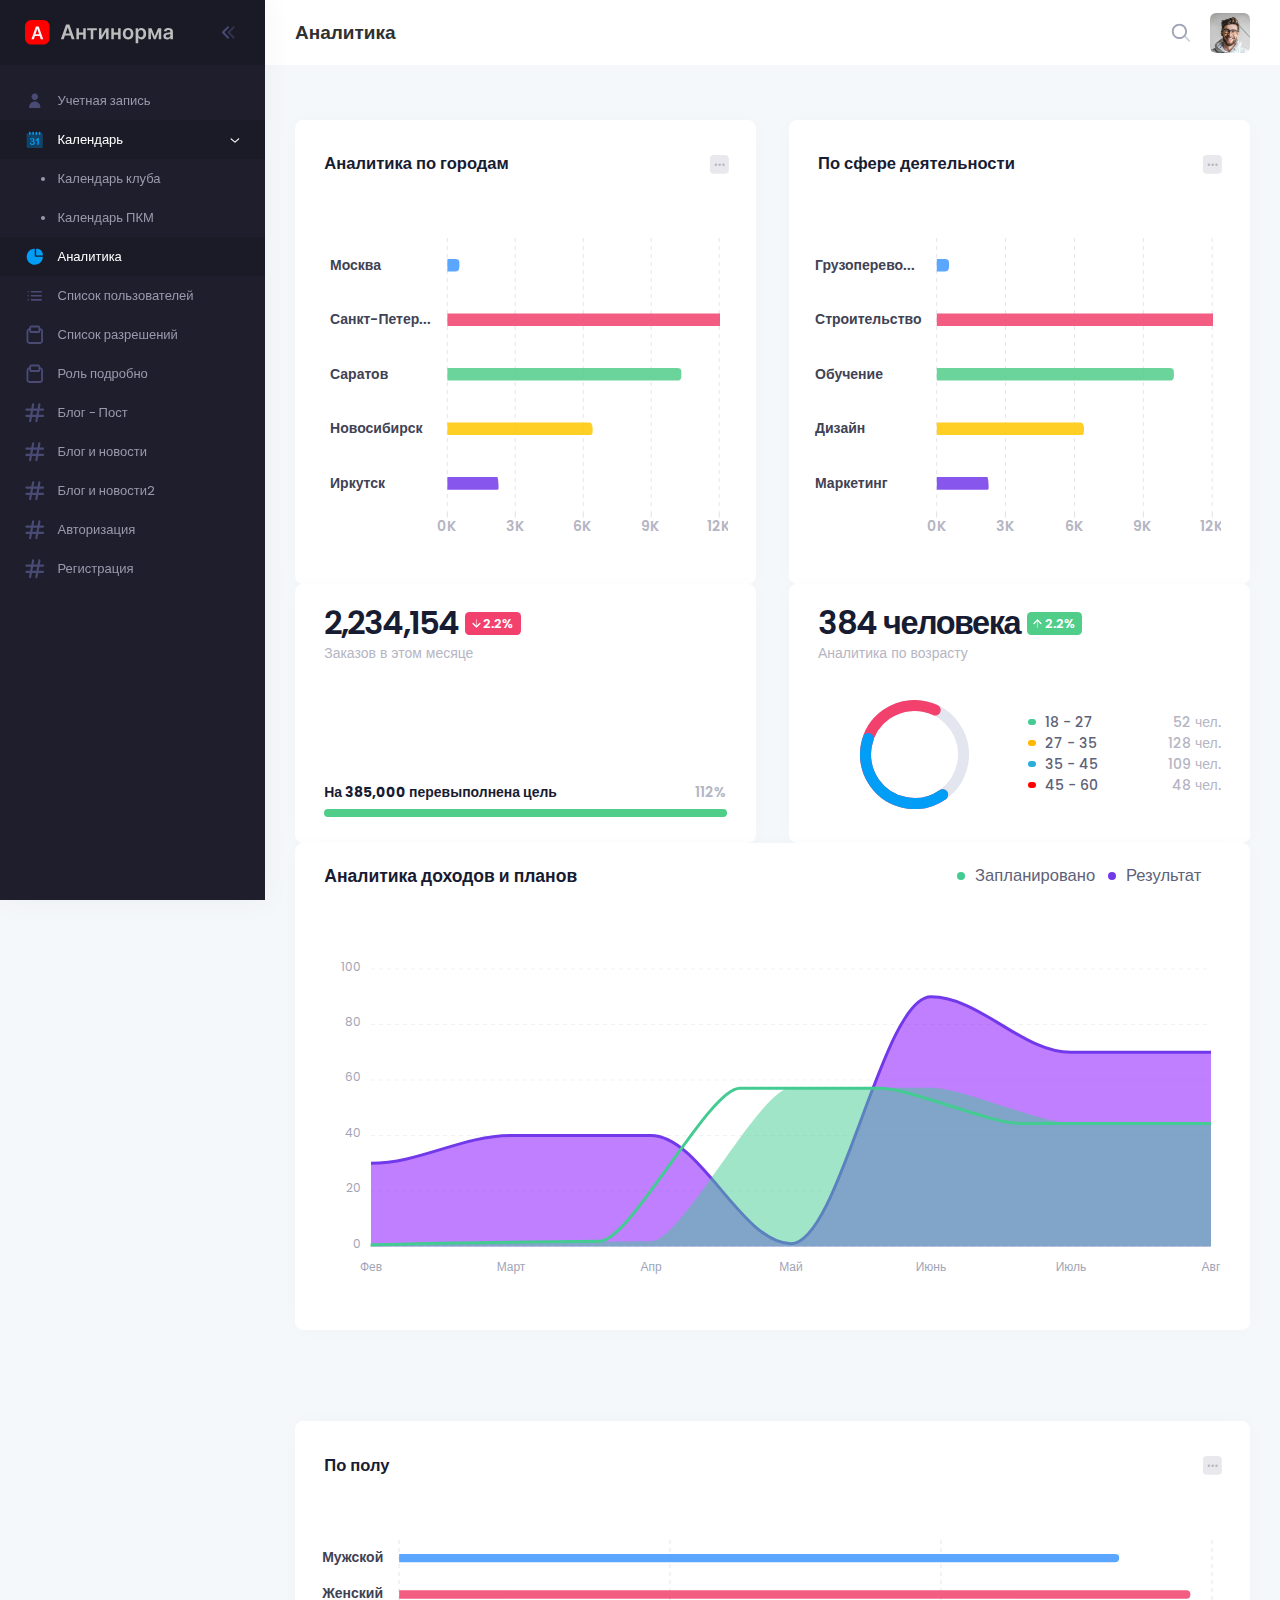
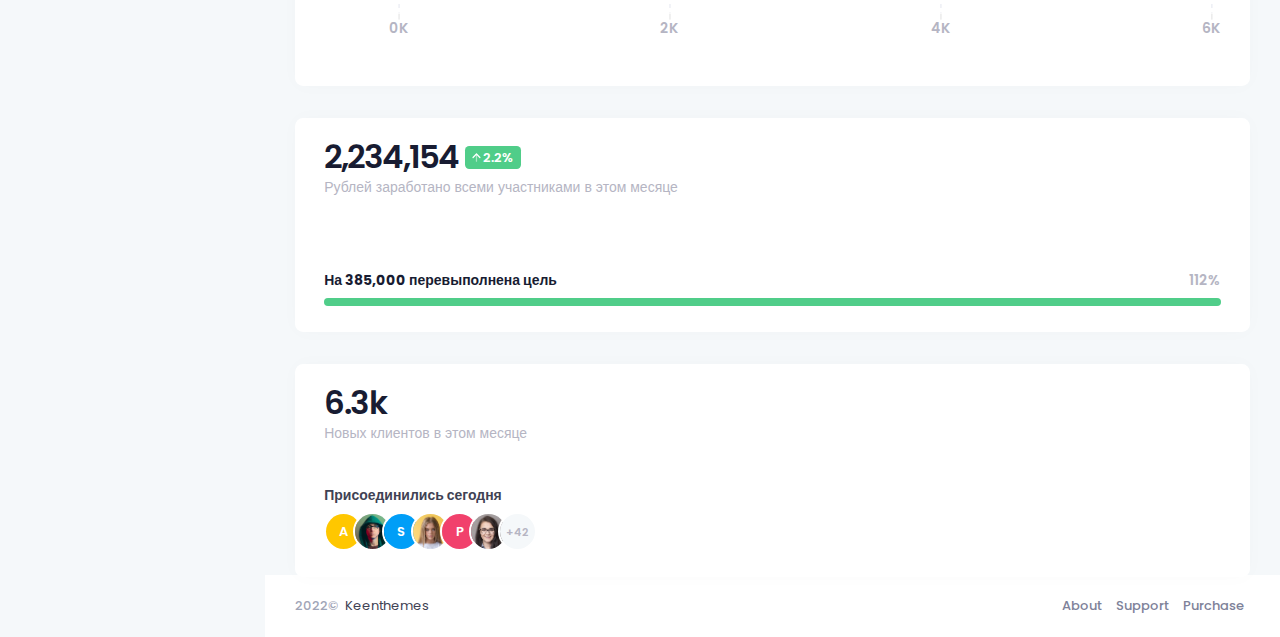
<file: analitics.html>
<!DOCTYPE html>
<!--
Author: Keenthemes
Product Name: Metronic - Bootstrap 5 HTML, VueJS, React, Angular & Laravel Admin Dashboard Theme
Purchase: https://1.envato.market/EA4JP
Website: http://www.keenthemes.com
Contact: support@keenthemes.com
Follow: www.twitter.com/keenthemes
Dribbble: www.dribbble.com/keenthemes
Like: www.facebook.com/keenthemes
License: For each use you must have a valid license purchased only from above link in order to legally use the theme for your project.
-->
<html lang="ru">
	<!--begin::Head-->
	<head><base href="">
		<title>Аналитика</title>
		<meta charset="utf-8" />
		<meta name="description" content="Аналитика" />
		<meta name="keywords" content="" />
		<meta name="viewport" content="width=device-width, initial-scale=1" />
		<meta property="og:locale" content="en_US" />
		<meta property="og:type" content="article" />
		<meta property="og:title" content="Аналитика дашборд" />
		<meta property="og:url" content="https://keenthemes.com/metronic" />
		<meta property="og:site_name" content="Keenthemes | Metronic" />
		<link rel="canonical" href="https://preview.keenthemes.com/metronic8" />
		<link rel="shortcut icon" href="assets/media/logos/favicon.ico" />
		<!--begin::Fonts-->
		<link rel="stylesheet" href="https://fonts.googleapis.com/css?family=Poppins:300,400,500,600,700" />
		<!--end::Fonts-->
		<!--begin::Page Vendor Stylesheets(used by this page)-->
		<link href="assets/plugins/custom/fullcalendar/fullcalendar.bundle.css" rel="stylesheet" type="text/css" />
		<link href="assets/plugins/custom/datatables/datatables.bundle.css" rel="stylesheet" type="text/css" />
		<!--end::Page Vendor Stylesheets-->
		<!--begin::Global Stylesheets Bundle(used by all pages)-->
		<link href="assets/plugins/global/plugins.bundle.css" rel="stylesheet" type="text/css" />
		<link href="assets/css/style.bundle.css" rel="stylesheet" type="text/css" />
		<!--end::Global Stylesheets Bundle-->
	</head>
	<!--end::Head-->
	<!--begin::Body-->
	<body id="kt_body" class="header-fixed header-tablet-and-mobile-fixed toolbar-enabled toolbar-fixed aside-enabled aside-fixed" style="--kt-toolbar-height:25px;--kt-toolbar-height-tablet-and-mobile:25px">
		<!--begin::Main-->
		<!--begin::Root-->
		<div class="d-flex flex-column flex-root">
			<!--begin::Page-->
			<div class="page d-flex flex-row flex-column-fluid">
				<!--begin::Aside-->
				<div id="kt_aside" class="aside aside-dark aside-hoverable" data-kt-drawer="true" data-kt-drawer-name="aside" data-kt-drawer-activate="{default: true, lg: false}" data-kt-drawer-overlay="true" data-kt-drawer-width="{default:'200px', '300px': '250px'}" data-kt-drawer-direction="start" data-kt-drawer-toggle="#kt_aside_mobile_toggle">
					<!--begin::Brand-->
					<div class="aside-logo flex-column-auto" id="kt_aside_logo">
						<!--begin::Logo-->
						<a href="./index.html">
							<img alt="Logo" src="assets/media/logos/anti-logo.svg" class="h-25px logo" />
						</a>
						<!--end::Logo-->
						<!--begin::Aside toggler-->
						<div id="kt_aside_toggle" class="btn btn-icon w-auto px-0 btn-active-color-primary aside-toggle" data-kt-toggle="true" data-kt-toggle-state="active" data-kt-toggle-target="body" data-kt-toggle-name="aside-minimize">
							<!--begin::Svg Icon | path: icons/duotune/arrows/arr079.svg-->
							<span class="svg-icon svg-icon-1 rotate-180">
								<svg xmlns="http://www.w3.org/2000/svg" width="24" height="24" viewBox="0 0 24 24" fill="none">
									<path opacity="0.5" d="M14.2657 11.4343L18.45 7.25C18.8642 6.83579 18.8642 6.16421 18.45 5.75C18.0358 5.33579 17.3642 5.33579 16.95 5.75L11.4071 11.2929C11.0166 11.6834 11.0166 12.3166 11.4071 12.7071L16.95 18.25C17.3642 18.6642 18.0358 18.6642 18.45 18.25C18.8642 17.8358 18.8642 17.1642 18.45 16.75L14.2657 12.5657C13.9533 12.2533 13.9533 11.7467 14.2657 11.4343Z" fill="black" />
									<path d="M8.2657 11.4343L12.45 7.25C12.8642 6.83579 12.8642 6.16421 12.45 5.75C12.0358 5.33579 11.3642 5.33579 10.95 5.75L5.40712 11.2929C5.01659 11.6834 5.01659 12.3166 5.40712 12.7071L10.95 18.25C11.3642 18.6642 12.0358 18.6642 12.45 18.25C12.8642 17.8358 12.8642 17.1642 12.45 16.75L8.2657 12.5657C7.95328 12.2533 7.95328 11.7467 8.2657 11.4343Z" fill="black" />
								</svg>
							</span>
							<!--end::Svg Icon-->
						</div>
						<!--end::Aside toggler-->
					</div>
					<!--end::Brand-->
					<!--begin::Aside menu-->
					<div class="aside-menu flex-column-fluid">
						<!--begin::Aside Menu-->
						<div class="hover-scroll-overlay-y my-5 my-lg-5" id="kt_aside_menu_wrapper" data-kt-scroll="true" data-kt-scroll-activate="{default: false, lg: true}" data-kt-scroll-height="auto" data-kt-scroll-dependencies="#kt_aside_logo, #kt_aside_footer" data-kt-scroll-wrappers="#kt_aside_menu" data-kt-scroll-offset="0">
							<!--begin::Menu-->
							<div class="menu menu-column menu-title-gray-800 menu-state-title-primary menu-state-icon-primary menu-state-bullet-primary menu-arrow-gray-500" id="#kt_aside_menu" data-kt-menu="true" data-kt-menu-expand="false">
								
								<div class="menu-item">
									<a class="menu-link" href="./index.html">
										<span class="menu-icon">
											<!--begin::Svg Icon | path: icons/duotune/general/gen014.svg-->
											<span class="svg-icon svg-icon-2">
												<svg width="18" height="18" viewBox="0 0 18 18" fill="none" xmlns="http://www.w3.org/2000/svg">
													<path d="M9 8.25C9.59334 8.25 10.1734 8.07405 10.6667 7.74441C11.1601 7.41477 11.5446 6.94623 11.7716 6.39805C11.9987 5.84987 12.0581 5.24667 11.9424 4.66473C11.8266 4.08279 11.5409 3.54824 11.1213 3.12868C10.7018 2.70912 10.1672 2.4234 9.58527 2.30765C9.00333 2.19189 8.40013 2.2513 7.85195 2.47836C7.30377 2.70543 6.83524 3.08994 6.50559 3.58329C6.17595 4.07664 6 4.65666 6 5.25C6 6.04565 6.31607 6.80871 6.87868 7.37132C7.44129 7.93393 8.20435 8.25 9 8.25Z" fill="white"/>
													<path d="M13.5 15.75C13.6989 15.75 13.8897 15.671 14.0303 15.5303C14.171 15.3897 14.25 15.1989 14.25 15C14.25 13.6076 13.6969 12.2723 12.7123 11.2877C11.7277 10.3031 10.3924 9.75 9 9.75C7.60761 9.75 6.27226 10.3031 5.28769 11.2877C4.30312 12.2723 3.75 13.6076 3.75 15C3.75 15.1989 3.82902 15.3897 3.96967 15.5303C4.11032 15.671 4.30109 15.75 4.5 15.75H13.5Z" fill="white"/>
													</svg>
													
											</span>
											<!--end::Svg Icon-->
										</span>
										<span class="menu-title">Учетная запись</span>
									</a>
								</div>
									<div data-kt-menu-trigger="click" class="menu-item  menu-accordion show">
									<span class="menu-link">
										<span class="menu-icon">
											<!--begin::Svg Icon | path: icons/duotune/ecommerce/ecm007.svg-->
											<span class="svg-icon svg-icon-2">
												<svg xmlns="http://www.w3.org/2000/svg" width="24" height="24" viewBox="0 0 24 24" fill="none">
													<path opacity="0.3" d="M21 22H3C2.4 22 2 21.6 2 21V5C2 4.4 2.4 4 3 4H21C21.6 4 22 4.4 22 5V21C22 21.6 21.6 22 21 22Z" fill="black" />
													<path d="M6 6C5.4 6 5 5.6 5 5V3C5 2.4 5.4 2 6 2C6.6 2 7 2.4 7 3V5C7 5.6 6.6 6 6 6ZM11 5V3C11 2.4 10.6 2 10 2C9.4 2 9 2.4 9 3V5C9 5.6 9.4 6 10 6C10.6 6 11 5.6 11 5ZM15 5V3C15 2.4 14.6 2 14 2C13.4 2 13 2.4 13 3V5C13 5.6 13.4 6 14 6C14.6 6 15 5.6 15 5ZM19 5V3C19 2.4 18.6 2 18 2C17.4 2 17 2.4 17 3V5C17 5.6 17.4 6 18 6C18.6 6 19 5.6 19 5Z" fill="black" />
													<path d="M8.8 13.1C9.2 13.1 9.5 13 9.7 12.8C9.9 12.6 10.1 12.3 10.1 11.9C10.1 11.6 10 11.3 9.8 11.1C9.6 10.9 9.3 10.8 9 10.8C8.8 10.8 8.59999 10.8 8.39999 10.9C8.19999 11 8.1 11.1 8 11.2C7.9 11.3 7.8 11.4 7.7 11.6C7.6 11.8 7.5 11.9 7.5 12.1C7.5 12.2 7.4 12.2 7.3 12.3C7.2 12.4 7.09999 12.4 6.89999 12.4C6.69999 12.4 6.6 12.3 6.5 12.2C6.4 12.1 6.3 11.9 6.3 11.7C6.3 11.5 6.4 11.3 6.5 11.1C6.6 10.9 6.8 10.7 7 10.5C7.2 10.3 7.49999 10.1 7.89999 10C8.29999 9.90003 8.60001 9.80003 9.10001 9.80003C9.50001 9.80003 9.80001 9.90003 10.1 10C10.4 10.1 10.7 10.3 10.9 10.4C11.1 10.5 11.3 10.8 11.4 11.1C11.5 11.4 11.6 11.6 11.6 11.9C11.6 12.3 11.5 12.6 11.3 12.9C11.1 13.2 10.9 13.5 10.6 13.7C10.9 13.9 11.2 14.1 11.4 14.3C11.6 14.5 11.8 14.7 11.9 15C12 15.3 12.1 15.5 12.1 15.8C12.1 16.2 12 16.5 11.9 16.8C11.8 17.1 11.5 17.4 11.3 17.7C11.1 18 10.7 18.2 10.3 18.3C9.9 18.4 9.5 18.5 9 18.5C8.5 18.5 8.1 18.4 7.7 18.2C7.3 18 7 17.8 6.8 17.6C6.6 17.4 6.4 17.1 6.3 16.8C6.2 16.5 6.10001 16.3 6.10001 16.1C6.10001 15.9 6.2 15.7 6.3 15.6C6.4 15.5 6.6 15.4 6.8 15.4C6.9 15.4 7.00001 15.4 7.10001 15.5C7.20001 15.6 7.3 15.6 7.3 15.7C7.5 16.2 7.7 16.6 8 16.9C8.3 17.2 8.6 17.3 9 17.3C9.2 17.3 9.5 17.2 9.7 17.1C9.9 17 10.1 16.8 10.3 16.6C10.5 16.4 10.5 16.1 10.5 15.8C10.5 15.3 10.4 15 10.1 14.7C9.80001 14.4 9.50001 14.3 9.10001 14.3C9.00001 14.3 8.9 14.3 8.7 14.3C8.5 14.3 8.39999 14.3 8.39999 14.3C8.19999 14.3 7.99999 14.2 7.89999 14.1C7.79999 14 7.7 13.8 7.7 13.7C7.7 13.5 7.79999 13.4 7.89999 13.2C7.99999 13 8.2 13 8.5 13H8.8V13.1ZM15.3 17.5V12.2C14.3 13 13.6 13.3 13.3 13.3C13.1 13.3 13 13.2 12.9 13.1C12.8 13 12.7 12.8 12.7 12.6C12.7 12.4 12.8 12.3 12.9 12.2C13 12.1 13.2 12 13.6 11.8C14.1 11.6 14.5 11.3 14.7 11.1C14.9 10.9 15.2 10.6 15.5 10.3C15.8 10 15.9 9.80003 15.9 9.70003C15.9 9.60003 16.1 9.60004 16.3 9.60004C16.5 9.60004 16.7 9.70003 16.8 9.80003C16.9 9.90003 17 10.2 17 10.5V17.2C17 18 16.7 18.4 16.2 18.4C16 18.4 15.8 18.3 15.6 18.2C15.4 18.1 15.3 17.8 15.3 17.5Z" fill="black" />
												</svg>
											</span>
											<!--end::Svg Icon-->
										</span>
										<span class="menu-title">Календарь</span>
										<span class="menu-arrow"></span>
									</span>
									<div class="menu-sub menu-sub-accordion menu-active-bg">
										<div class="menu-item">
											<a class="menu-link" href="./calendar.html">
												<span class="menu-bullet">
													<span class="bullet bullet-dot"></span>
												</span>
												<span class="menu-title">Календарь клуба</span>
											</a>
										</div>
										<div class="menu-item ">
											<a class="menu-link " href="./calendar.html">
												<span class="menu-bullet">
													<span class="bullet bullet-dot"></span>
												</span>
												<span class="menu-title">Календарь ПКМ</span>
											</a>
										</div>
									</div>
									<div class="menu-item here">
										<a class="menu-link" href="./analitics.html">
											<span class="menu-icon">
												<!--begin::Svg Icon | path: icons/duotune/general/gen014.svg-->
												<span class="svg-icon svg-icon-2">
													<svg width="18" height="18" viewBox="0 0 18 18" fill="none" xmlns="http://www.w3.org/2000/svg">
														<path d="M10.8749 7.7475H15.8774C16.0425 7.7475 16.2009 7.68191 16.3176 7.56517C16.4344 7.44843 16.4999 7.2901 16.4999 7.125C16.4999 5.63316 15.9073 4.20242 14.8524 3.14752C13.7975 2.09263 12.3668 1.5 10.8749 1.5C10.7098 1.5 10.5515 1.56558 10.4348 1.68233C10.318 1.79907 10.2524 1.9574 10.2524 2.1225V7.125C10.2524 7.2901 10.318 7.44843 10.4348 7.56517C10.5515 7.68191 10.7098 7.7475 10.8749 7.7475Z" fill="#696969"/>
														<path d="M15.8099 9H9.69744C9.60782 9 9.51907 8.98235 9.43626 8.94805C9.35346 8.91375 9.27822 8.86348 9.21484 8.8001C9.15147 8.73672 9.10119 8.66149 9.0669 8.57868C9.0326 8.49588 9.01494 8.40713 9.01494 8.3175V2.19C9.01552 2.09272 8.99552 1.99641 8.95625 1.9074C8.91698 1.81839 8.85934 1.7387 8.7871 1.67354C8.71486 1.60838 8.62965 1.55923 8.53708 1.52933C8.4445 1.49942 8.34665 1.48942 8.24994 1.5C6.84201 1.6495 5.50514 2.19448 4.39395 3.07192C3.28276 3.94935 2.44263 5.1234 1.97072 6.4583C1.49882 7.79319 1.4144 9.2344 1.72725 10.6153C2.04009 11.9961 2.73741 13.2602 3.73857 14.2614C4.73973 15.2625 6.00383 15.9599 7.38469 16.2727C8.76555 16.5855 10.2068 16.5011 11.5416 16.0292C12.8765 15.5573 14.0506 14.7172 14.928 13.606C15.8055 12.4948 16.3504 11.1579 16.4999 9.75C16.5083 9.65447 16.4966 9.55826 16.4657 9.46749C16.4348 9.37672 16.3853 9.2934 16.3204 9.22283C16.2554 9.15226 16.1765 9.096 16.0886 9.05763C16.0007 9.01926 15.9058 8.99964 15.8099 9Z" fill="#4A4A4A"/>
														</svg>
														
														
												</span>
												<!--end::Svg Icon-->
											</span>
											<span class="menu-title">Аналитика</span>
										</a>
									</div>
									<div class="menu-item">
										<a class="menu-link" href="./list.html">
											<span class="menu-icon">
												<!--begin::Svg Icon | path: icons/duotune/general/gen014.svg-->
												<span class="svg-icon svg-icon-2">
													<svg width="18" height="18" viewBox="0 0 18 18" fill="none" xmlns="http://www.w3.org/2000/svg">
														<path d="M3 6C3.41421 6 3.75 5.66421 3.75 5.25C3.75 4.83579 3.41421 4.5 3 4.5C2.58579 4.5 2.25 4.83579 2.25 5.25C2.25 5.66421 2.58579 6 3 6Z" fill="#4A4A4A"/>
														<path d="M3 9.75C3.41421 9.75 3.75 9.41421 3.75 9C3.75 8.58579 3.41421 8.25 3 8.25C2.58579 8.25 2.25 8.58579 2.25 9C2.25 9.41421 2.58579 9.75 3 9.75Z" fill="#4A4A4A"/>
														<path d="M3 13.5C3.41421 13.5 3.75 13.1642 3.75 12.75C3.75 12.3358 3.41421 12 3 12C2.58579 12 2.25 12.3358 2.25 12.75C2.25 13.1642 2.58579 13.5 3 13.5Z" fill="#4A4A4A"/>
														<path d="M15.045 8.25H5.955C5.56564 8.25 5.25 8.56564 5.25 8.955V9.045C5.25 9.43436 5.56564 9.75 5.955 9.75H15.045C15.4344 9.75 15.75 9.43436 15.75 9.045V8.955C15.75 8.56564 15.4344 8.25 15.045 8.25Z" fill="#696969"/>
														<path d="M15.045 12H5.955C5.56564 12 5.25 12.3156 5.25 12.705V12.795C5.25 13.1844 5.56564 13.5 5.955 13.5H15.045C15.4344 13.5 15.75 13.1844 15.75 12.795V12.705C15.75 12.3156 15.4344 12 15.045 12Z" fill="#696969"/>
														<path d="M15.045 4.5H5.955C5.56564 4.5 5.25 4.81564 5.25 5.205V5.295C5.25 5.68436 5.56564 6 5.955 6H15.045C15.4344 6 15.75 5.68436 15.75 5.295V5.205C15.75 4.81564 15.4344 4.5 15.045 4.5Z" fill="#696969"/>
														</svg>
												</span>
												<!--end::Svg Icon-->
											</span>
											<span class="menu-title">Список пользователей</span>
										</a>
									</div>
									<div class="menu-item">
										<a class="menu-link" href="./list-raz.html">
											<span class="menu-icon">
												<!--begin::Svg Icon | path: icons/duotune/general/gen014.svg-->
												<span class="svg-icon svg-icon-2">
													<svg width="14" height="16" viewBox="0 0 14 16" fill="none" xmlns="http://www.w3.org/2000/svg">
														<path d="M11.5 2.75V2C11.5 1.60218 11.342 1.22064 11.0607 0.93934C10.7794 0.658035 10.3978 0.5 10 0.5H4C3.60218 0.5 3.22064 0.658035 2.93934 0.93934C2.65804 1.22064 2.5 1.60218 2.5 2V2.75C1.90326 2.75 1.33097 2.98705 0.90901 3.40901C0.487053 3.83097 0.25 4.40326 0.25 5V13.25C0.25 13.8467 0.487053 14.419 0.90901 14.841C1.33097 15.2629 1.90326 15.5 2.5 15.5H11.5C12.0967 15.5 12.669 15.2629 13.091 14.841C13.5129 14.419 13.75 13.8467 13.75 13.25V5C13.75 4.40326 13.5129 3.83097 13.091 3.40901C12.669 2.98705 12.0967 2.75 11.5 2.75ZM4 2H10V5H4V2ZM12.25 13.25C12.25 13.4489 12.171 13.6397 12.0303 13.7803C11.8897 13.921 11.6989 14 11.5 14H2.5C2.30109 14 2.11032 13.921 1.96967 13.7803C1.82902 13.6397 1.75 13.4489 1.75 13.25V5C1.75 4.80109 1.82902 4.61032 1.96967 4.46967C2.11032 4.32902 2.30109 4.25 2.5 4.25V5C2.5 5.39782 2.65804 5.77936 2.93934 6.06066C3.22064 6.34196 3.60218 6.5 4 6.5H10C10.3978 6.5 10.7794 6.34196 11.0607 6.06066C11.342 5.77936 11.5 5.39782 11.5 5V4.25C11.6989 4.25 11.8897 4.32902 12.0303 4.46967C12.171 4.61032 12.25 4.80109 12.25 5V13.25Z" fill="#696969"/>
														</svg>
														
												</span>
												<!--end::Svg Icon-->
											</span>
											<span class="menu-title">Список разрешений</span>
										</a>
									</div>
									<div class="menu-item">
										<a class="menu-link" href="./role-detail.html">
											<span class="menu-icon">
												<!--begin::Svg Icon | path: icons/duotune/general/gen014.svg-->
												<span class="svg-icon svg-icon-2">
													<svg width="14" height="16" viewBox="0 0 14 16" fill="none" xmlns="http://www.w3.org/2000/svg">
														<path d="M11.5 2.75V2C11.5 1.60218 11.342 1.22064 11.0607 0.93934C10.7794 0.658035 10.3978 0.5 10 0.5H4C3.60218 0.5 3.22064 0.658035 2.93934 0.93934C2.65804 1.22064 2.5 1.60218 2.5 2V2.75C1.90326 2.75 1.33097 2.98705 0.90901 3.40901C0.487053 3.83097 0.25 4.40326 0.25 5V13.25C0.25 13.8467 0.487053 14.419 0.90901 14.841C1.33097 15.2629 1.90326 15.5 2.5 15.5H11.5C12.0967 15.5 12.669 15.2629 13.091 14.841C13.5129 14.419 13.75 13.8467 13.75 13.25V5C13.75 4.40326 13.5129 3.83097 13.091 3.40901C12.669 2.98705 12.0967 2.75 11.5 2.75ZM4 2H10V5H4V2ZM12.25 13.25C12.25 13.4489 12.171 13.6397 12.0303 13.7803C11.8897 13.921 11.6989 14 11.5 14H2.5C2.30109 14 2.11032 13.921 1.96967 13.7803C1.82902 13.6397 1.75 13.4489 1.75 13.25V5C1.75 4.80109 1.82902 4.61032 1.96967 4.46967C2.11032 4.32902 2.30109 4.25 2.5 4.25V5C2.5 5.39782 2.65804 5.77936 2.93934 6.06066C3.22064 6.34196 3.60218 6.5 4 6.5H10C10.3978 6.5 10.7794 6.34196 11.0607 6.06066C11.342 5.77936 11.5 5.39782 11.5 5V4.25C11.6989 4.25 11.8897 4.32902 12.0303 4.46967C12.171 4.61032 12.25 4.80109 12.25 5V13.25Z" fill="#696969"/>
														</svg>
														
												</span>
												<!--end::Svg Icon-->
											</span>
											<span class="menu-title">Роль подробно</span>
										</a>
									</div>
									<div class="menu-item">
										<a class="menu-link" href="./post.html">
											<span class="menu-icon">
												<!--begin::Svg Icon | path: icons/duotune/general/gen014.svg-->
												<span class="svg-icon svg-icon-2">
													<svg width="14" height="14" viewBox="0 0 14 14" fill="none" xmlns="http://www.w3.org/2000/svg">
														<path d="M13 8.5H9.775L10.3225 5.5H13C13.1989 5.5 13.3897 5.42098 13.5303 5.28033C13.671 5.13968 13.75 4.94891 13.75 4.75C13.75 4.55109 13.671 4.36032 13.5303 4.21967C13.3897 4.07902 13.1989 4 13 4H10.5925L11.11 1.1425C11.1304 1.04223 11.1302 0.938834 11.1092 0.838678C11.0881 0.738522 11.0469 0.643724 10.9879 0.560119C10.9288 0.476515 10.8533 0.405872 10.766 0.352539C10.6787 0.299205 10.5813 0.26431 10.48 0.25C10.3792 0.225998 10.2746 0.223125 10.1727 0.241561C10.0708 0.259997 9.97378 0.299344 9.88782 0.35712C9.80186 0.414897 9.7288 0.489852 9.67324 0.577262C9.61768 0.664672 9.58082 0.762643 9.565 0.865L9.0025 4H6.0925L6.61 1.1425C6.63045 1.04223 6.63016 0.938834 6.60915 0.838678C6.58815 0.738522 6.54687 0.643724 6.48785 0.560119C6.42884 0.476515 6.35334 0.405872 6.266 0.352539C6.17866 0.299205 6.08133 0.26431 5.98 0.25C5.87925 0.225998 5.77461 0.223125 5.67269 0.241561C5.57078 0.259997 5.47378 0.299344 5.38782 0.35712C5.30186 0.414897 5.2288 0.489852 5.17324 0.577262C5.11768 0.664672 5.08082 0.762643 5.065 0.865L4.5025 4H1C0.801088 4 0.610322 4.07902 0.46967 4.21967C0.329018 4.36032 0.25 4.55109 0.25 4.75C0.25 4.94891 0.329018 5.13968 0.46967 5.28033C0.610322 5.42098 0.801088 5.5 1 5.5H4.225L3.6775 8.5H1C0.801088 8.5 0.610322 8.57902 0.46967 8.71967C0.329018 8.86032 0.25 9.05109 0.25 9.25C0.25 9.44891 0.329018 9.63968 0.46967 9.78033C0.610322 9.92098 0.801088 10 1 10H3.4075L2.89 12.8575C2.86955 12.9578 2.86984 13.0612 2.89085 13.1613C2.91185 13.2615 2.95313 13.3563 3.01215 13.4399C3.07116 13.5235 3.14666 13.5941 3.234 13.6475C3.32134 13.7008 3.41867 13.7357 3.52 13.75C3.62075 13.774 3.72539 13.7769 3.82731 13.7584C3.92922 13.74 4.02622 13.7007 4.11218 13.6429C4.19814 13.5851 4.2712 13.5101 4.32676 13.4227C4.38232 13.3353 4.41918 13.2374 4.435 13.135L4.9975 10H7.9075L7.39 12.8575C7.36955 12.9578 7.36984 13.0612 7.39085 13.1613C7.41185 13.2615 7.45313 13.3563 7.51215 13.4399C7.57116 13.5235 7.64666 13.5941 7.734 13.6475C7.82134 13.7008 7.91867 13.7357 8.02 13.75C8.12075 13.774 8.22539 13.7769 8.32731 13.7584C8.42922 13.74 8.52622 13.7007 8.61218 13.6429C8.69814 13.5851 8.7712 13.5101 8.82676 13.4227C8.88232 13.3353 8.91918 13.2374 8.935 13.135L9.4975 10H13C13.1989 10 13.3897 9.92098 13.5303 9.78033C13.671 9.63968 13.75 9.44891 13.75 9.25C13.75 9.05109 13.671 8.86032 13.5303 8.71967C13.3897 8.57902 13.1989 8.5 13 8.5ZM5.275 8.5L5.8225 5.5H8.725L8.1775 8.5H5.275Z" fill="#696969"/>
														</svg>
														
														
												</span>
												<!--end::Svg Icon-->
											</span>
											<span class="menu-title">Блог - Пост</span>
										</a>
									</div>
								</div>
								<div class="menu-item">
									<a class="menu-link" href="./blog-latest.html">
										<span class="menu-icon">
											<!--begin::Svg Icon | path: icons/duotune/general/gen014.svg-->
											<span class="svg-icon svg-icon-2">
												<svg width="14" height="14" viewBox="0 0 14 14" fill="none" xmlns="http://www.w3.org/2000/svg">
													<path d="M13 8.5H9.775L10.3225 5.5H13C13.1989 5.5 13.3897 5.42098 13.5303 5.28033C13.671 5.13968 13.75 4.94891 13.75 4.75C13.75 4.55109 13.671 4.36032 13.5303 4.21967C13.3897 4.07902 13.1989 4 13 4H10.5925L11.11 1.1425C11.1304 1.04223 11.1302 0.938834 11.1092 0.838678C11.0881 0.738522 11.0469 0.643724 10.9879 0.560119C10.9288 0.476515 10.8533 0.405872 10.766 0.352539C10.6787 0.299205 10.5813 0.26431 10.48 0.25C10.3792 0.225998 10.2746 0.223125 10.1727 0.241561C10.0708 0.259997 9.97378 0.299344 9.88782 0.35712C9.80186 0.414897 9.7288 0.489852 9.67324 0.577262C9.61768 0.664672 9.58082 0.762643 9.565 0.865L9.0025 4H6.0925L6.61 1.1425C6.63045 1.04223 6.63016 0.938834 6.60915 0.838678C6.58815 0.738522 6.54687 0.643724 6.48785 0.560119C6.42884 0.476515 6.35334 0.405872 6.266 0.352539C6.17866 0.299205 6.08133 0.26431 5.98 0.25C5.87925 0.225998 5.77461 0.223125 5.67269 0.241561C5.57078 0.259997 5.47378 0.299344 5.38782 0.35712C5.30186 0.414897 5.2288 0.489852 5.17324 0.577262C5.11768 0.664672 5.08082 0.762643 5.065 0.865L4.5025 4H1C0.801088 4 0.610322 4.07902 0.46967 4.21967C0.329018 4.36032 0.25 4.55109 0.25 4.75C0.25 4.94891 0.329018 5.13968 0.46967 5.28033C0.610322 5.42098 0.801088 5.5 1 5.5H4.225L3.6775 8.5H1C0.801088 8.5 0.610322 8.57902 0.46967 8.71967C0.329018 8.86032 0.25 9.05109 0.25 9.25C0.25 9.44891 0.329018 9.63968 0.46967 9.78033C0.610322 9.92098 0.801088 10 1 10H3.4075L2.89 12.8575C2.86955 12.9578 2.86984 13.0612 2.89085 13.1613C2.91185 13.2615 2.95313 13.3563 3.01215 13.4399C3.07116 13.5235 3.14666 13.5941 3.234 13.6475C3.32134 13.7008 3.41867 13.7357 3.52 13.75C3.62075 13.774 3.72539 13.7769 3.82731 13.7584C3.92922 13.74 4.02622 13.7007 4.11218 13.6429C4.19814 13.5851 4.2712 13.5101 4.32676 13.4227C4.38232 13.3353 4.41918 13.2374 4.435 13.135L4.9975 10H7.9075L7.39 12.8575C7.36955 12.9578 7.36984 13.0612 7.39085 13.1613C7.41185 13.2615 7.45313 13.3563 7.51215 13.4399C7.57116 13.5235 7.64666 13.5941 7.734 13.6475C7.82134 13.7008 7.91867 13.7357 8.02 13.75C8.12075 13.774 8.22539 13.7769 8.32731 13.7584C8.42922 13.74 8.52622 13.7007 8.61218 13.6429C8.69814 13.5851 8.7712 13.5101 8.82676 13.4227C8.88232 13.3353 8.91918 13.2374 8.935 13.135L9.4975 10H13C13.1989 10 13.3897 9.92098 13.5303 9.78033C13.671 9.63968 13.75 9.44891 13.75 9.25C13.75 9.05109 13.671 8.86032 13.5303 8.71967C13.3897 8.57902 13.1989 8.5 13 8.5ZM5.275 8.5L5.8225 5.5H8.725L8.1775 8.5H5.275Z" fill="#696969"/>
													</svg>
													
													
											</span>
											<!--end::Svg Icon-->
										</span>
										<span class="menu-title">Блог и новости</span>
									</a>
								</div>
								<div class="menu-item">
									<a class="menu-link" href="./blog-news.html">
										<span class="menu-icon">
											<!--begin::Svg Icon | path: icons/duotune/general/gen014.svg-->
											<span class="svg-icon svg-icon-2">
												<svg width="14" height="14" viewBox="0 0 14 14" fill="none" xmlns="http://www.w3.org/2000/svg">
													<path d="M13 8.5H9.775L10.3225 5.5H13C13.1989 5.5 13.3897 5.42098 13.5303 5.28033C13.671 5.13968 13.75 4.94891 13.75 4.75C13.75 4.55109 13.671 4.36032 13.5303 4.21967C13.3897 4.07902 13.1989 4 13 4H10.5925L11.11 1.1425C11.1304 1.04223 11.1302 0.938834 11.1092 0.838678C11.0881 0.738522 11.0469 0.643724 10.9879 0.560119C10.9288 0.476515 10.8533 0.405872 10.766 0.352539C10.6787 0.299205 10.5813 0.26431 10.48 0.25C10.3792 0.225998 10.2746 0.223125 10.1727 0.241561C10.0708 0.259997 9.97378 0.299344 9.88782 0.35712C9.80186 0.414897 9.7288 0.489852 9.67324 0.577262C9.61768 0.664672 9.58082 0.762643 9.565 0.865L9.0025 4H6.0925L6.61 1.1425C6.63045 1.04223 6.63016 0.938834 6.60915 0.838678C6.58815 0.738522 6.54687 0.643724 6.48785 0.560119C6.42884 0.476515 6.35334 0.405872 6.266 0.352539C6.17866 0.299205 6.08133 0.26431 5.98 0.25C5.87925 0.225998 5.77461 0.223125 5.67269 0.241561C5.57078 0.259997 5.47378 0.299344 5.38782 0.35712C5.30186 0.414897 5.2288 0.489852 5.17324 0.577262C5.11768 0.664672 5.08082 0.762643 5.065 0.865L4.5025 4H1C0.801088 4 0.610322 4.07902 0.46967 4.21967C0.329018 4.36032 0.25 4.55109 0.25 4.75C0.25 4.94891 0.329018 5.13968 0.46967 5.28033C0.610322 5.42098 0.801088 5.5 1 5.5H4.225L3.6775 8.5H1C0.801088 8.5 0.610322 8.57902 0.46967 8.71967C0.329018 8.86032 0.25 9.05109 0.25 9.25C0.25 9.44891 0.329018 9.63968 0.46967 9.78033C0.610322 9.92098 0.801088 10 1 10H3.4075L2.89 12.8575C2.86955 12.9578 2.86984 13.0612 2.89085 13.1613C2.91185 13.2615 2.95313 13.3563 3.01215 13.4399C3.07116 13.5235 3.14666 13.5941 3.234 13.6475C3.32134 13.7008 3.41867 13.7357 3.52 13.75C3.62075 13.774 3.72539 13.7769 3.82731 13.7584C3.92922 13.74 4.02622 13.7007 4.11218 13.6429C4.19814 13.5851 4.2712 13.5101 4.32676 13.4227C4.38232 13.3353 4.41918 13.2374 4.435 13.135L4.9975 10H7.9075L7.39 12.8575C7.36955 12.9578 7.36984 13.0612 7.39085 13.1613C7.41185 13.2615 7.45313 13.3563 7.51215 13.4399C7.57116 13.5235 7.64666 13.5941 7.734 13.6475C7.82134 13.7008 7.91867 13.7357 8.02 13.75C8.12075 13.774 8.22539 13.7769 8.32731 13.7584C8.42922 13.74 8.52622 13.7007 8.61218 13.6429C8.69814 13.5851 8.7712 13.5101 8.82676 13.4227C8.88232 13.3353 8.91918 13.2374 8.935 13.135L9.4975 10H13C13.1989 10 13.3897 9.92098 13.5303 9.78033C13.671 9.63968 13.75 9.44891 13.75 9.25C13.75 9.05109 13.671 8.86032 13.5303 8.71967C13.3897 8.57902 13.1989 8.5 13 8.5ZM5.275 8.5L5.8225 5.5H8.725L8.1775 8.5H5.275Z" fill="#696969"/>
													</svg>
													
													
											</span>
											<!--end::Svg Icon-->
										</span>
										<span class="menu-title">Блог и новости2</span>
									</a>
								</div>
								<div class="menu-item">
									<a class="menu-link" href="./auth.html">
										<span class="menu-icon">
											<!--begin::Svg Icon | path: icons/duotune/general/gen014.svg-->
											<span class="svg-icon svg-icon-2">
												<svg width="14" height="14" viewBox="0 0 14 14" fill="none" xmlns="http://www.w3.org/2000/svg">
													<path d="M13 8.5H9.775L10.3225 5.5H13C13.1989 5.5 13.3897 5.42098 13.5303 5.28033C13.671 5.13968 13.75 4.94891 13.75 4.75C13.75 4.55109 13.671 4.36032 13.5303 4.21967C13.3897 4.07902 13.1989 4 13 4H10.5925L11.11 1.1425C11.1304 1.04223 11.1302 0.938834 11.1092 0.838678C11.0881 0.738522 11.0469 0.643724 10.9879 0.560119C10.9288 0.476515 10.8533 0.405872 10.766 0.352539C10.6787 0.299205 10.5813 0.26431 10.48 0.25C10.3792 0.225998 10.2746 0.223125 10.1727 0.241561C10.0708 0.259997 9.97378 0.299344 9.88782 0.35712C9.80186 0.414897 9.7288 0.489852 9.67324 0.577262C9.61768 0.664672 9.58082 0.762643 9.565 0.865L9.0025 4H6.0925L6.61 1.1425C6.63045 1.04223 6.63016 0.938834 6.60915 0.838678C6.58815 0.738522 6.54687 0.643724 6.48785 0.560119C6.42884 0.476515 6.35334 0.405872 6.266 0.352539C6.17866 0.299205 6.08133 0.26431 5.98 0.25C5.87925 0.225998 5.77461 0.223125 5.67269 0.241561C5.57078 0.259997 5.47378 0.299344 5.38782 0.35712C5.30186 0.414897 5.2288 0.489852 5.17324 0.577262C5.11768 0.664672 5.08082 0.762643 5.065 0.865L4.5025 4H1C0.801088 4 0.610322 4.07902 0.46967 4.21967C0.329018 4.36032 0.25 4.55109 0.25 4.75C0.25 4.94891 0.329018 5.13968 0.46967 5.28033C0.610322 5.42098 0.801088 5.5 1 5.5H4.225L3.6775 8.5H1C0.801088 8.5 0.610322 8.57902 0.46967 8.71967C0.329018 8.86032 0.25 9.05109 0.25 9.25C0.25 9.44891 0.329018 9.63968 0.46967 9.78033C0.610322 9.92098 0.801088 10 1 10H3.4075L2.89 12.8575C2.86955 12.9578 2.86984 13.0612 2.89085 13.1613C2.91185 13.2615 2.95313 13.3563 3.01215 13.4399C3.07116 13.5235 3.14666 13.5941 3.234 13.6475C3.32134 13.7008 3.41867 13.7357 3.52 13.75C3.62075 13.774 3.72539 13.7769 3.82731 13.7584C3.92922 13.74 4.02622 13.7007 4.11218 13.6429C4.19814 13.5851 4.2712 13.5101 4.32676 13.4227C4.38232 13.3353 4.41918 13.2374 4.435 13.135L4.9975 10H7.9075L7.39 12.8575C7.36955 12.9578 7.36984 13.0612 7.39085 13.1613C7.41185 13.2615 7.45313 13.3563 7.51215 13.4399C7.57116 13.5235 7.64666 13.5941 7.734 13.6475C7.82134 13.7008 7.91867 13.7357 8.02 13.75C8.12075 13.774 8.22539 13.7769 8.32731 13.7584C8.42922 13.74 8.52622 13.7007 8.61218 13.6429C8.69814 13.5851 8.7712 13.5101 8.82676 13.4227C8.88232 13.3353 8.91918 13.2374 8.935 13.135L9.4975 10H13C13.1989 10 13.3897 9.92098 13.5303 9.78033C13.671 9.63968 13.75 9.44891 13.75 9.25C13.75 9.05109 13.671 8.86032 13.5303 8.71967C13.3897 8.57902 13.1989 8.5 13 8.5ZM5.275 8.5L5.8225 5.5H8.725L8.1775 8.5H5.275Z" fill="#696969"/>
													</svg>
													
													
											</span>
											<!--end::Svg Icon-->
										</span>
										<span class="menu-title">Авторизация</span>
									</a>
								</div>
								<div class="menu-item">
									<a class="menu-link" href="./reg.html">
										<span class="menu-icon">
											<!--begin::Svg Icon | path: icons/duotune/general/gen014.svg-->
											<span class="svg-icon svg-icon-2">
												<svg width="14" height="14" viewBox="0 0 14 14" fill="none" xmlns="http://www.w3.org/2000/svg">
													<path d="M13 8.5H9.775L10.3225 5.5H13C13.1989 5.5 13.3897 5.42098 13.5303 5.28033C13.671 5.13968 13.75 4.94891 13.75 4.75C13.75 4.55109 13.671 4.36032 13.5303 4.21967C13.3897 4.07902 13.1989 4 13 4H10.5925L11.11 1.1425C11.1304 1.04223 11.1302 0.938834 11.1092 0.838678C11.0881 0.738522 11.0469 0.643724 10.9879 0.560119C10.9288 0.476515 10.8533 0.405872 10.766 0.352539C10.6787 0.299205 10.5813 0.26431 10.48 0.25C10.3792 0.225998 10.2746 0.223125 10.1727 0.241561C10.0708 0.259997 9.97378 0.299344 9.88782 0.35712C9.80186 0.414897 9.7288 0.489852 9.67324 0.577262C9.61768 0.664672 9.58082 0.762643 9.565 0.865L9.0025 4H6.0925L6.61 1.1425C6.63045 1.04223 6.63016 0.938834 6.60915 0.838678C6.58815 0.738522 6.54687 0.643724 6.48785 0.560119C6.42884 0.476515 6.35334 0.405872 6.266 0.352539C6.17866 0.299205 6.08133 0.26431 5.98 0.25C5.87925 0.225998 5.77461 0.223125 5.67269 0.241561C5.57078 0.259997 5.47378 0.299344 5.38782 0.35712C5.30186 0.414897 5.2288 0.489852 5.17324 0.577262C5.11768 0.664672 5.08082 0.762643 5.065 0.865L4.5025 4H1C0.801088 4 0.610322 4.07902 0.46967 4.21967C0.329018 4.36032 0.25 4.55109 0.25 4.75C0.25 4.94891 0.329018 5.13968 0.46967 5.28033C0.610322 5.42098 0.801088 5.5 1 5.5H4.225L3.6775 8.5H1C0.801088 8.5 0.610322 8.57902 0.46967 8.71967C0.329018 8.86032 0.25 9.05109 0.25 9.25C0.25 9.44891 0.329018 9.63968 0.46967 9.78033C0.610322 9.92098 0.801088 10 1 10H3.4075L2.89 12.8575C2.86955 12.9578 2.86984 13.0612 2.89085 13.1613C2.91185 13.2615 2.95313 13.3563 3.01215 13.4399C3.07116 13.5235 3.14666 13.5941 3.234 13.6475C3.32134 13.7008 3.41867 13.7357 3.52 13.75C3.62075 13.774 3.72539 13.7769 3.82731 13.7584C3.92922 13.74 4.02622 13.7007 4.11218 13.6429C4.19814 13.5851 4.2712 13.5101 4.32676 13.4227C4.38232 13.3353 4.41918 13.2374 4.435 13.135L4.9975 10H7.9075L7.39 12.8575C7.36955 12.9578 7.36984 13.0612 7.39085 13.1613C7.41185 13.2615 7.45313 13.3563 7.51215 13.4399C7.57116 13.5235 7.64666 13.5941 7.734 13.6475C7.82134 13.7008 7.91867 13.7357 8.02 13.75C8.12075 13.774 8.22539 13.7769 8.32731 13.7584C8.42922 13.74 8.52622 13.7007 8.61218 13.6429C8.69814 13.5851 8.7712 13.5101 8.82676 13.4227C8.88232 13.3353 8.91918 13.2374 8.935 13.135L9.4975 10H13C13.1989 10 13.3897 9.92098 13.5303 9.78033C13.671 9.63968 13.75 9.44891 13.75 9.25C13.75 9.05109 13.671 8.86032 13.5303 8.71967C13.3897 8.57902 13.1989 8.5 13 8.5ZM5.275 8.5L5.8225 5.5H8.725L8.1775 8.5H5.275Z" fill="#696969"/>
													</svg>
													
													
											</span>
											<!--end::Svg Icon-->
										</span>
										<span class="menu-title">Регистрация</span>
									</a>
								</div>
							</div>
							<!--end::Menu-->
						</div>
						<!--end::Aside Menu-->
					</div>
					<!--end::Aside menu-->
			
				</div>
				<!--end::Aside-->
				<!--begin::Wrapper-->
				<div class="wrapper d-flex flex-column flex-row-fluid" id="kt_wrapper">
					<!--begin::Header-->
					<div id="kt_header" style="" class="header align-items-stretch">
						<!--begin::Container-->
						<div class="container-fluid d-flex align-items-stretch justify-content-between">
							<!--begin::Aside mobile toggle-->
							<div class="d-flex align-items-center d-lg-none ms-n2 me-2" title="Show aside menu">
								<div class="btn btn-icon btn-active-light-primary w-30px h-30px w-md-40px h-md-40px" id="kt_aside_mobile_toggle">
									<!--begin::Svg Icon | path: icons/duotune/abstract/abs015.svg-->
									<span class="svg-icon svg-icon-1">
										<svg xmlns="http://www.w3.org/2000/svg" width="24" height="24" viewBox="0 0 24 24" fill="none">
											<path d="M21 7H3C2.4 7 2 6.6 2 6V4C2 3.4 2.4 3 3 3H21C21.6 3 22 3.4 22 4V6C22 6.6 21.6 7 21 7Z" fill="black" />
											<path opacity="0.3" d="M21 14H3C2.4 14 2 13.6 2 13V11C2 10.4 2.4 10 3 10H21C21.6 10 22 10.4 22 11V13C22 13.6 21.6 14 21 14ZM22 20V18C22 17.4 21.6 17 21 17H3C2.4 17 2 17.4 2 18V20C2 20.6 2.4 21 3 21H21C21.6 21 22 20.6 22 20Z" fill="black" />
										</svg>
									</span>
									<!--end::Svg Icon-->
								</div>
							</div>
							<!--end::Aside mobile toggle-->
							<!--begin::Mobile logo-->
							<div class="d-flex align-items-center flex-grow-1 flex-lg-grow-0">
								<a href="./index.html" class="d-lg-none">
									<img alt="Logo" src="assets/media/logos/logo-2.svg" class="h-30px" />
								</a>
							</div>
							<!--end::Mobile logo-->
							<!--begin::Wrapper-->
							<div class="d-flex align-items-stretch justify-content-between flex-lg-grow-1">
								<!--begin::Navbar-->
								<div class="d-flex align-items-stretch" id="kt_header_nav">
									<!--begin::Menu wrapper-->
									<div class="header-menu align-items-stretch" data-kt-drawer="true" data-kt-drawer-name="header-menu" data-kt-drawer-activate="{default: true, lg: false}" data-kt-drawer-overlay="true" data-kt-drawer-width="{default:'200px', '300px': '250px'}" data-kt-drawer-direction="end" data-kt-drawer-toggle="#kt_header_menu_mobile_toggle" data-kt-swapper="true" data-kt-swapper-mode="prepend" data-kt-swapper-parent="{default: '#kt_body', lg: '#kt_header_nav'}">
												<div class="page-title d-flex align-items-center">Аналитика</div>
									</div>
									<!--end::Menu wrapper-->
								</div>
								<!--end::Navbar-->
								<!--begin::Toolbar wrapper-->
								<div class="d-flex align-items-stretch flex-shrink-0">
									<!--begin::Search-->
									<div class="d-flex align-items-stretch ms-1 ms-lg-3">
										<!--begin::Search-->
										<div id="kt_header_search" class="d-flex align-items-stretch" data-kt-search-keypress="true" data-kt-search-min-length="2" data-kt-search-enter="enter" data-kt-search-layout="menu" data-kt-menu-trigger="auto" data-kt-menu-overflow="false" data-kt-menu-permanent="true" data-kt-menu-placement="bottom-end">
											<!--begin::Search toggle-->
											<div class="d-flex align-items-center" data-kt-search-element="toggle" id="kt_header_search_toggle">
												<div class="btn btn-icon btn-icon-muted btn-active-light btn-active-color-primary w-30px h-30px w-md-40px h-md-40px">
													<!--begin::Svg Icon | path: icons/duotune/general/gen021.svg-->
													<span class="svg-icon svg-icon-1">
														<svg xmlns="http://www.w3.org/2000/svg" width="24" height="24" viewBox="0 0 24 24" fill="none">
															<rect opacity="0.5" x="17.0365" y="15.1223" width="8.15546" height="2" rx="1" transform="rotate(45 17.0365 15.1223)" fill="black" />
															<path d="M11 19C6.55556 19 3 15.4444 3 11C3 6.55556 6.55556 3 11 3C15.4444 3 19 6.55556 19 11C19 15.4444 15.4444 19 11 19ZM11 5C7.53333 5 5 7.53333 5 11C5 14.4667 7.53333 17 11 17C14.4667 17 17 14.4667 17 11C17 7.53333 14.4667 5 11 5Z" fill="black" />
														</svg>
													</span>
													<!--end::Svg Icon-->
												</div>
											</div>
											<!--end::Search toggle-->
											<!--begin::Menu-->
											<div data-kt-search-element="content" class="menu menu-sub menu-sub-dropdown p-7 w-325px w-md-375px">
												<!--begin::Wrapper-->
												<div data-kt-search-element="wrapper">
													<!--begin::Form-->
													<form data-kt-search-element="form" class="w-100 position-relative mb-3" autocomplete="off">
														<!--begin::Icon-->
														<!--begin::Svg Icon | path: icons/duotune/general/gen021.svg-->
														<span class="svg-icon svg-icon-2 svg-icon-lg-1 svg-icon-gray-500 position-absolute top-50 translate-middle-y ms-0">
															<svg xmlns="http://www.w3.org/2000/svg" width="24" height="24" viewBox="0 0 24 24" fill="none">
																<rect opacity="0.5" x="17.0365" y="15.1223" width="8.15546" height="2" rx="1" transform="rotate(45 17.0365 15.1223)" fill="black" />
																<path d="M11 19C6.55556 19 3 15.4444 3 11C3 6.55556 6.55556 3 11 3C15.4444 3 19 6.55556 19 11C19 15.4444 15.4444 19 11 19ZM11 5C7.53333 5 5 7.53333 5 11C5 14.4667 7.53333 17 11 17C14.4667 17 17 14.4667 17 11C17 7.53333 14.4667 5 11 5Z" fill="black" />
															</svg>
														</span>
														<!--end::Svg Icon-->
														<!--end::Icon-->
														<!--begin::Input-->
														<input type="text" class="search-input form-control form-control-flush ps-10" name="search" value="" placeholder="Поиск..." data-kt-search-element="input" />
														<!--end::Input-->
														<!--begin::Spinner-->
														<span class="position-absolute top-50 end-0 translate-middle-y lh-0 d-none me-1" data-kt-search-element="spinner">
															<span class="spinner-border h-15px w-15px align-middle text-gray-400"></span>
														</span>
														<!--end::Spinner-->
														<!--begin::Reset-->
														<span class="btn btn-flush btn-active-color-primary position-absolute top-50 end-0 translate-middle-y lh-0 d-none" data-kt-search-element="clear">
															<!--begin::Svg Icon | path: icons/duotune/arrows/arr061.svg-->
															<span class="svg-icon svg-icon-2 svg-icon-lg-1 me-0">
																<svg xmlns="http://www.w3.org/2000/svg" width="24" height="24" viewBox="0 0 24 24" fill="none">
																	<rect opacity="0.5" x="6" y="17.3137" width="16" height="2" rx="1" transform="rotate(-45 6 17.3137)" fill="black" />
																	<rect x="7.41422" y="6" width="16" height="2" rx="1" transform="rotate(45 7.41422 6)" fill="black" />
																</svg>
															</span>
															<!--end::Svg Icon-->
														</span>
														<!--end::Reset-->
														<!--begin::Toolbar-->
														<div class="position-absolute top-50 end-0 translate-middle-y" data-kt-search-element="toolbar">
															<!--begin::Preferences toggle-->
															<div data-kt-search-element="preferences-show" class="btn btn-icon w-20px btn-sm btn-active-color-primary me-1" data-bs-toggle="tooltip" title="Show search preferences">
																<!--begin::Svg Icon | path: icons/duotune/coding/cod001.svg-->
																<span class="svg-icon svg-icon-1">
																	<svg xmlns="http://www.w3.org/2000/svg" width="24" height="24" viewBox="0 0 24 24" fill="none">
																		<path opacity="0.3" d="M22.1 11.5V12.6C22.1 13.2 21.7 13.6 21.2 13.7L19.9 13.9C19.7 14.7 19.4 15.5 18.9 16.2L19.7 17.2999C20 17.6999 20 18.3999 19.6 18.7999L18.8 19.6C18.4 20 17.8 20 17.3 19.7L16.2 18.9C15.5 19.3 14.7 19.7 13.9 19.9L13.7 21.2C13.6 21.7 13.1 22.1 12.6 22.1H11.5C10.9 22.1 10.5 21.7 10.4 21.2L10.2 19.9C9.4 19.7 8.6 19.4 7.9 18.9L6.8 19.7C6.4 20 5.7 20 5.3 19.6L4.5 18.7999C4.1 18.3999 4.1 17.7999 4.4 17.2999L5.2 16.2C4.8 15.5 4.4 14.7 4.2 13.9L2.9 13.7C2.4 13.6 2 13.1 2 12.6V11.5C2 10.9 2.4 10.5 2.9 10.4L4.2 10.2C4.4 9.39995 4.7 8.60002 5.2 7.90002L4.4 6.79993C4.1 6.39993 4.1 5.69993 4.5 5.29993L5.3 4.5C5.7 4.1 6.3 4.10002 6.8 4.40002L7.9 5.19995C8.6 4.79995 9.4 4.39995 10.2 4.19995L10.4 2.90002C10.5 2.40002 11 2 11.5 2H12.6C13.2 2 13.6 2.40002 13.7 2.90002L13.9 4.19995C14.7 4.39995 15.5 4.69995 16.2 5.19995L17.3 4.40002C17.7 4.10002 18.4 4.1 18.8 4.5L19.6 5.29993C20 5.69993 20 6.29993 19.7 6.79993L18.9 7.90002C19.3 8.60002 19.7 9.39995 19.9 10.2L21.2 10.4C21.7 10.5 22.1 11 22.1 11.5ZM12.1 8.59998C10.2 8.59998 8.6 10.2 8.6 12.1C8.6 14 10.2 15.6 12.1 15.6C14 15.6 15.6 14 15.6 12.1C15.6 10.2 14 8.59998 12.1 8.59998Z" fill="black" />
																		<path d="M17.1 12.1C17.1 14.9 14.9 17.1 12.1 17.1C9.30001 17.1 7.10001 14.9 7.10001 12.1C7.10001 9.29998 9.30001 7.09998 12.1 7.09998C14.9 7.09998 17.1 9.29998 17.1 12.1ZM12.1 10.1C11 10.1 10.1 11 10.1 12.1C10.1 13.2 11 14.1 12.1 14.1C13.2 14.1 14.1 13.2 14.1 12.1C14.1 11 13.2 10.1 12.1 10.1Z" fill="black" />
																	</svg>
																</span>
																<!--end::Svg Icon-->
															</div>
															<!--end::Preferences toggle-->
															<!--begin::Advanced search toggle-->
															<div data-kt-search-element="advanced-options-form-show" class="btn btn-icon w-20px btn-sm btn-active-color-primary" data-bs-toggle="tooltip" title="Show more search options">
																<!--begin::Svg Icon | path: icons/duotune/arrows/arr072.svg-->
																<span class="svg-icon svg-icon-2">
																	<svg xmlns="http://www.w3.org/2000/svg" width="24" height="24" viewBox="0 0 24 24" fill="none">
																		<path d="M11.4343 12.7344L7.25 8.55005C6.83579 8.13583 6.16421 8.13584 5.75 8.55005C5.33579 8.96426 5.33579 9.63583 5.75 10.05L11.2929 15.5929C11.6834 15.9835 12.3166 15.9835 12.7071 15.5929L18.25 10.05C18.6642 9.63584 18.6642 8.96426 18.25 8.55005C17.8358 8.13584 17.1642 8.13584 16.75 8.55005L12.5657 12.7344C12.2533 13.0468 11.7467 13.0468 11.4343 12.7344Z" fill="black" />
																	</svg>
																</span>
																<!--end::Svg Icon-->
															</div>
															<!--end::Advanced search toggle-->
														</div>
														<!--end::Toolbar-->
													</form>
													<!--end::Form-->
													<!--begin::Separator-->
													<div class="separator border-gray-200 mb-6"></div>
													<!--end::Separator-->
													<!--begin::Recently viewed-->
													<div data-kt-search-element="results" class="d-none">
														<!--begin::Items-->
														<div class="scroll-y mh-200px mh-lg-350px">
															<!--begin::Category title-->
															<h3 class="fs-5 text-muted m-0 pb-5" data-kt-search-element="category-title">Users</h3>
															<!--end::Category title-->
															<!--begin::Item-->
															<a href="#" class="d-flex text-dark text-hover-primary align-items-center mb-5">
																<!--begin::Symbol-->
																<div class="symbol symbol-40px me-4">
																	<img src="assets/media/avatars/300-6.jpg" alt="" />
																</div>
																<!--end::Symbol-->
																<!--begin::Title-->
																<div class="d-flex flex-column justify-content-start fw-bold">
																	<span class="fs-6 fw-bold">Karina Clark</span>
																	<span class="fs-7 fw-bold text-muted">Marketing Manager</span>
																</div>
																<!--end::Title-->
															</a>
															<!--end::Item-->
															<!--begin::Item-->
															<a href="#" class="d-flex text-dark text-hover-primary align-items-center mb-5">
																<!--begin::Symbol-->
																<div class="symbol symbol-40px me-4">
																	<img src="assets/media/avatars/300-2.jpg" alt="" />
																</div>
																<!--end::Symbol-->
																<!--begin::Title-->
																<div class="d-flex flex-column justify-content-start fw-bold">
																	<span class="fs-6 fw-bold">Olivia Bold</span>
																	<span class="fs-7 fw-bold text-muted">Software Engineer</span>
																</div>
																<!--end::Title-->
															</a>
															<!--end::Item-->
															<!--begin::Item-->
															<a href="#" class="d-flex text-dark text-hover-primary align-items-center mb-5">
																<!--begin::Symbol-->
																<div class="symbol symbol-40px me-4">
																	<img src="assets/media/avatars/300-9.jpg" alt="" />
																</div>
																<!--end::Symbol-->
																<!--begin::Title-->
																<div class="d-flex flex-column justify-content-start fw-bold">
																	<span class="fs-6 fw-bold">Ana Clark</span>
																	<span class="fs-7 fw-bold text-muted">UI/UX Designer</span>
																</div>
																<!--end::Title-->
															</a>
															<!--end::Item-->
															<!--begin::Item-->
															<a href="#" class="d-flex text-dark text-hover-primary align-items-center mb-5">
																<!--begin::Symbol-->
																<div class="symbol symbol-40px me-4">
																	<img src="assets/media/avatars/300-14.jpg" alt="" />
																</div>
																<!--end::Symbol-->
																<!--begin::Title-->
																<div class="d-flex flex-column justify-content-start fw-bold">
																	<span class="fs-6 fw-bold">Nick Pitola</span>
																	<span class="fs-7 fw-bold text-muted">Art Director</span>
																</div>
																<!--end::Title-->
															</a>
															<!--end::Item-->
															<!--begin::Item-->
															<a href="#" class="d-flex text-dark text-hover-primary align-items-center mb-5">
																<!--begin::Symbol-->
																<div class="symbol symbol-40px me-4">
																	<img src="assets/media/avatars/300-11.jpg" alt="" />
																</div>
																<!--end::Symbol-->
																<!--begin::Title-->
																<div class="d-flex flex-column justify-content-start fw-bold">
																	<span class="fs-6 fw-bold">Edward Kulnic</span>
																	<span class="fs-7 fw-bold text-muted">System Administrator</span>
																</div>
																<!--end::Title-->
															</a>
															<!--end::Item-->
															<!--begin::Category title-->
															<h3 class="fs-5 text-muted m-0 pt-5 pb-5" data-kt-search-element="category-title">Customers</h3>
															<!--end::Category title-->
															<!--begin::Item-->
															<a href="#" class="d-flex text-dark text-hover-primary align-items-center mb-5">
																<!--begin::Symbol-->
																<div class="symbol symbol-40px me-4">
																	<span class="symbol-label bg-light">
																		<img class="w-20px h-20px" src="assets/media/svg/brand-logos/volicity-9.svg" alt="" />
																	</span>
																</div>
																<!--end::Symbol-->
																<!--begin::Title-->
																<div class="d-flex flex-column justify-content-start fw-bold">
																	<span class="fs-6 fw-bold">Company Rbranding</span>
																	<span class="fs-7 fw-bold text-muted">UI Design</span>
																</div>
																<!--end::Title-->
															</a>
															<!--end::Item-->
															<!--begin::Item-->
															<a href="#" class="d-flex text-dark text-hover-primary align-items-center mb-5">
																<!--begin::Symbol-->
																<div class="symbol symbol-40px me-4">
																	<span class="symbol-label bg-light">
																		<img class="w-20px h-20px" src="assets/media/svg/brand-logos/tvit.svg" alt="" />
																	</span>
																</div>
																<!--end::Symbol-->
																<!--begin::Title-->
																<div class="d-flex flex-column justify-content-start fw-bold">
																	<span class="fs-6 fw-bold">Company Re-branding</span>
																	<span class="fs-7 fw-bold text-muted">Web Development</span>
																</div>
																<!--end::Title-->
															</a>
															<!--end::Item-->
															<!--begin::Item-->
															<a href="#" class="d-flex text-dark text-hover-primary align-items-center mb-5">
																<!--begin::Symbol-->
																<div class="symbol symbol-40px me-4">
																	<span class="symbol-label bg-light">
																		<img class="w-20px h-20px" src="assets/media/svg/misc/infography.svg" alt="" />
																	</span>
																</div>
																<!--end::Symbol-->
																<!--begin::Title-->
																<div class="d-flex flex-column justify-content-start fw-bold">
																	<span class="fs-6 fw-bold">Business Analytics App</span>
																	<span class="fs-7 fw-bold text-muted">Administration</span>
																</div>
																<!--end::Title-->
															</a>
															<!--end::Item-->
															<!--begin::Item-->
															<a href="#" class="d-flex text-dark text-hover-primary align-items-center mb-5">
																<!--begin::Symbol-->
																<div class="symbol symbol-40px me-4">
																	<span class="symbol-label bg-light">
																		<img class="w-20px h-20px" src="assets/media/svg/brand-logos/leaf.svg" alt="" />
																	</span>
																</div>
																<!--end::Symbol-->
																<!--begin::Title-->
																<div class="d-flex flex-column justify-content-start fw-bold">
																	<span class="fs-6 fw-bold">EcoLeaf App Launch</span>
																	<span class="fs-7 fw-bold text-muted">Marketing</span>
																</div>
																<!--end::Title-->
															</a>
															<!--end::Item-->
															<!--begin::Item-->
															<a href="#" class="d-flex text-dark text-hover-primary align-items-center mb-5">
																<!--begin::Symbol-->
																<div class="symbol symbol-40px me-4">
																	<span class="symbol-label bg-light">
																		<img class="w-20px h-20px" src="assets/media/svg/brand-logos/tower.svg" alt="" />
																	</span>
																</div>
																<!--end::Symbol-->
																<!--begin::Title-->
																<div class="d-flex flex-column justify-content-start fw-bold">
																	<span class="fs-6 fw-bold">Tower Group Website</span>
																	<span class="fs-7 fw-bold text-muted">Google Adwords</span>
																</div>
																<!--end::Title-->
															</a>
															<!--end::Item-->
															<!--begin::Category title-->
															<h3 class="fs-5 text-muted m-0 pt-5 pb-5" data-kt-search-element="category-title">Projects</h3>
															<!--end::Category title-->
															<!--begin::Item-->
															<a href="#" class="d-flex text-dark text-hover-primary align-items-center mb-5">
																<!--begin::Symbol-->
																<div class="symbol symbol-40px me-4">
																	<span class="symbol-label bg-light">
																		<!--begin::Svg Icon | path: icons/duotune/general/gen005.svg-->
																		<span class="svg-icon svg-icon-2 svg-icon-primary">
																			<svg xmlns="http://www.w3.org/2000/svg" width="24" height="24" viewBox="0 0 24 24" fill="none">
																				<path opacity="0.3" d="M19 22H5C4.4 22 4 21.6 4 21V3C4 2.4 4.4 2 5 2H14L20 8V21C20 21.6 19.6 22 19 22ZM12.5 18C12.5 17.4 12.6 17.5 12 17.5H8.5C7.9 17.5 8 17.4 8 18C8 18.6 7.9 18.5 8.5 18.5L12 18C12.6 18 12.5 18.6 12.5 18ZM16.5 13C16.5 12.4 16.6 12.5 16 12.5H8.5C7.9 12.5 8 12.4 8 13C8 13.6 7.9 13.5 8.5 13.5H15.5C16.1 13.5 16.5 13.6 16.5 13ZM12.5 8C12.5 7.4 12.6 7.5 12 7.5H8C7.4 7.5 7.5 7.4 7.5 8C7.5 8.6 7.4 8.5 8 8.5H12C12.6 8.5 12.5 8.6 12.5 8Z" fill="black" />
																				<rect x="7" y="17" width="6" height="2" rx="1" fill="black" />
																				<rect x="7" y="12" width="10" height="2" rx="1" fill="black" />
																				<rect x="7" y="7" width="6" height="2" rx="1" fill="black" />
																				<path d="M15 8H20L14 2V7C14 7.6 14.4 8 15 8Z" fill="black" />
																			</svg>
																		</span>
																		<!--end::Svg Icon-->
																	</span>
																</div>
																<!--end::Symbol-->
																<!--begin::Title-->
																<div class="d-flex flex-column">
																	<span class="fs-6 fw-bold">Si-Fi Project by AU Themes</span>
																	<span class="fs-7 fw-bold text-muted">#45670</span>
																</div>
																<!--end::Title-->
															</a>
															<!--end::Item-->
															<!--begin::Item-->
															<a href="#" class="d-flex text-dark text-hover-primary align-items-center mb-5">
																<!--begin::Symbol-->
																<div class="symbol symbol-40px me-4">
																	<span class="symbol-label bg-light">
																		<!--begin::Svg Icon | path: icons/duotune/general/gen032.svg-->
																		<span class="svg-icon svg-icon-2 svg-icon-primary">
																			<svg xmlns="http://www.w3.org/2000/svg" width="24" height="24" viewBox="0 0 24 24" fill="none">
																				<rect x="8" y="9" width="3" height="10" rx="1.5" fill="black" />
																				<rect opacity="0.5" x="13" y="5" width="3" height="14" rx="1.5" fill="black" />
																				<rect x="18" y="11" width="3" height="8" rx="1.5" fill="black" />
																				<rect x="3" y="13" width="3" height="6" rx="1.5" fill="black" />
																			</svg>
																		</span>
																		<!--end::Svg Icon-->
																	</span>
																</div>
																<!--end::Symbol-->
																<!--begin::Title-->
																<div class="d-flex flex-column">
																	<span class="fs-6 fw-bold">Shopix Mobile App Planning</span>
																	<span class="fs-7 fw-bold text-muted">#45690</span>
																</div>
																<!--end::Title-->
															</a>
															<!--end::Item-->
															<!--begin::Item-->
															<a href="#" class="d-flex text-dark text-hover-primary align-items-center mb-5">
																<!--begin::Symbol-->
																<div class="symbol symbol-40px me-4">
																	<span class="symbol-label bg-light">
																		<!--begin::Svg Icon | path: icons/duotune/communication/com012.svg-->
																		<span class="svg-icon svg-icon-2 svg-icon-primary">
																			<svg xmlns="http://www.w3.org/2000/svg" width="24" height="24" viewBox="0 0 24 24" fill="none">
																				<path opacity="0.3" d="M20 3H4C2.89543 3 2 3.89543 2 5V16C2 17.1046 2.89543 18 4 18H4.5C5.05228 18 5.5 18.4477 5.5 19V21.5052C5.5 22.1441 6.21212 22.5253 6.74376 22.1708L11.4885 19.0077C12.4741 18.3506 13.6321 18 14.8167 18H20C21.1046 18 22 17.1046 22 16V5C22 3.89543 21.1046 3 20 3Z" fill="black" />
																				<rect x="6" y="12" width="7" height="2" rx="1" fill="black" />
																				<rect x="6" y="7" width="12" height="2" rx="1" fill="black" />
																			</svg>
																		</span>
																		<!--end::Svg Icon-->
																	</span>
																</div>
																<!--end::Symbol-->
																<!--begin::Title-->
																<div class="d-flex flex-column">
																	<span class="fs-6 fw-bold">Finance Monitoring SAAS Discussion</span>
																	<span class="fs-7 fw-bold text-muted">#21090</span>
																</div>
																<!--end::Title-->
															</a>
															<!--end::Item-->
															<!--begin::Item-->
															<a href="#" class="d-flex text-dark text-hover-primary align-items-center mb-5">
																<!--begin::Symbol-->
																<div class="symbol symbol-40px me-4">
																	<span class="symbol-label bg-light">
																		<!--begin::Svg Icon | path: icons/duotune/communication/com006.svg-->
																		<span class="svg-icon svg-icon-2 svg-icon-primary">
																			<svg xmlns="http://www.w3.org/2000/svg" width="24" height="24" viewBox="0 0 24 24" fill="none">
																				<path opacity="0.3" d="M22 12C22 17.5 17.5 22 12 22C6.5 22 2 17.5 2 12C2 6.5 6.5 2 12 2C17.5 2 22 6.5 22 12ZM12 7C10.3 7 9 8.3 9 10C9 11.7 10.3 13 12 13C13.7 13 15 11.7 15 10C15 8.3 13.7 7 12 7Z" fill="black" />
																				<path d="M12 22C14.6 22 17 21 18.7 19.4C17.9 16.9 15.2 15 12 15C8.8 15 6.09999 16.9 5.29999 19.4C6.99999 21 9.4 22 12 22Z" fill="black" />
																			</svg>
																		</span>
																		<!--end::Svg Icon-->
																	</span>
																</div>
																<!--end::Symbol-->
																<!--begin::Title-->
																<div class="d-flex flex-column">
																	<span class="fs-6 fw-bold">Dashboard Analitics Launch</span>
																	<span class="fs-7 fw-bold text-muted">#34560</span>
																</div>
																<!--end::Title-->
															</a>
															<!--end::Item-->
														</div>
														<!--end::Items-->
													</div>
													<!--end::Recently viewed-->
													<!--begin::Recently viewed-->
													<div class="mb-5" data-kt-search-element="main">
														<!--begin::Heading-->
														<div class="d-flex flex-stack fw-bold mb-4">
															<!--begin::Label-->
															<span class="text-muted fs-6 me-2">Недавно искали:</span>
															<!--end::Label-->
														</div>
														<!--end::Heading-->
														<!--begin::Items-->
														<div class="scroll-y mh-200px mh-lg-325px">
															<!--begin::Item-->
															<div class="d-flex align-items-center mb-5">
																<!--begin::Symbol-->
																<div class="symbol symbol-40px me-4">
																	<span class="symbol-label bg-light">
																		<!--begin::Svg Icon | path: icons/duotune/electronics/elc004.svg-->
																		<img src="assets/media/profiles/1.png" alt="">
																		<!--end::Svg Icon-->
																	</span>
																</div>
																<!--end::Symbol-->
																<!--begin::Title-->
																<div class="d-flex flex-column">
																	<a href="#" class="fs-6 text-gray-800 text-hover-primary fw-bold">Иван Иванов Иванович</a>
																	<span class="fs-7 text-muted fw-bold">#45789</span>
																</div>
																<!--end::Title-->
															</div>
															<!--end::Item-->
															<!--begin::Item-->
															<div class="d-flex align-items-center mb-5">
																<!--begin::Symbol-->
																<div class="symbol symbol-40px me-4">
																	<span class="symbol-label bg-light">
																		<!--begin::Svg Icon | path: icons/duotune/graphs/gra001.svg-->
																		<span class="svg-icon svg-icon-2 svg-icon-primary">
																			<img src="assets/media/profiles/2.png" alt="">
																		</span>
																		<!--end::Svg Icon-->
																	</span>
																</div>
																<!--end::Symbol-->
																<!--begin::Title-->
																<div class="d-flex flex-column">
																	<a href="#" class="fs-6 text-gray-800 text-hover-primary fw-bold">Иван Иванов Иванович</a>
																	<span class="fs-7 text-muted fw-bold">#84050</span>
																</div>
																<!--end::Title-->
															</div>
															<!--end::Item-->
															<!--begin::Item-->
															<div class="d-flex align-items-center mb-5">
																<!--begin::Symbol-->
																<div class="symbol symbol-40px me-4">
																	<span class="symbol-label bg-light">
																		<!--begin::Svg Icon | path: icons/duotune/graphs/gra001.svg-->
																		<span class="svg-icon svg-icon-2 svg-icon-primary">
																			
																		</span>
																		<!--end::Svg Icon-->
																	</span>
																</div>
																<!--end::Symbol-->
																<!--begin::Title-->
																<div class="d-flex flex-column">
																	<a href="#" class="fs-6 text-gray-800 text-hover-primary fw-bold">Иван Иванов Иванович</a>
																	<span class="fs-7 text-muted fw-bold">#84050</span>
																</div>
																<!--end::Title-->
															</div>
															<!--end::Item-->
														
															<!--end::Item-->
														</div>
														<!--end::Items-->
													</div>
													<!--end::Recently viewed-->
													<!--begin::Empty-->
													<div data-kt-search-element="empty" class="text-center d-none">
														<!--begin::Icon-->
														<div class="pt-10 pb-10">
															<!--begin::Svg Icon | path: icons/duotune/files/fil024.svg-->
															<span class="svg-icon svg-icon-4x opacity-50">
																<svg xmlns="http://www.w3.org/2000/svg" width="24" height="24" viewBox="0 0 24 24" fill="none">
																	<path opacity="0.3" d="M14 2H6C4.89543 2 4 2.89543 4 4V20C4 21.1046 4.89543 22 6 22H18C19.1046 22 20 21.1046 20 20V8L14 2Z" fill="black" />
																	<path d="M20 8L14 2V6C14 7.10457 14.8954 8 16 8H20Z" fill="black" />
																	<rect x="13.6993" y="13.6656" width="4.42828" height="1.73089" rx="0.865447" transform="rotate(45 13.6993 13.6656)" fill="black" />
																	<path d="M15 12C15 14.2 13.2 16 11 16C8.8 16 7 14.2 7 12C7 9.8 8.8 8 11 8C13.2 8 15 9.8 15 12ZM11 9.6C9.68 9.6 8.6 10.68 8.6 12C8.6 13.32 9.68 14.4 11 14.4C12.32 14.4 13.4 13.32 13.4 12C13.4 10.68 12.32 9.6 11 9.6Z" fill="black" />
																</svg>
															</span>
															<!--end::Svg Icon-->
														</div>
														<!--end::Icon-->
														<!--begin::Message-->
														<div class="pb-15 fw-bold">
															<h3 class="text-gray-600 fs-5 mb-2">No result found</h3>
															<div class="text-muted fs-7">Please try again with a different query</div>
														</div>
														<!--end::Message-->
													</div>
													<!--end::Empty-->
												</div>
												<!--end::Wrapper-->
												<!--begin::Preferences-->
												<form data-kt-search-element="advanced-options-form" class="pt-1 d-none">
													<!--begin::Heading-->
													<h3 class="fw-bold text-dark mb-7">Расширенный профиль</h3>
													<!--end::Heading-->
													<!--begin::Input group-->
													<div class="mb-5">
														<input type="text" class="form-control form-control-sm form-control-solid" placeholder="Содержит слово" name="query" />
													</div>
													<!--end::Input group-->
													<!--begin::Input group-->
													<div class="mb-5">
														<!--begin::Radio group-->
														<div class="nav-group nav-group-fluid">
															<!--begin::Option-->
															<label>
																<input type="radio" class="btn-check" name="type" value="has" checked="checked" />
																<span class="btn btn-sm btn-color-muted btn-active btn-active-primary">Все</span>
															</label>
															<!--end::Option-->
															<!--begin::Option-->
															<label>
																<input type="radio" class="btn-check" name="type" value="users" />
																<span class="btn btn-sm btn-color-muted btn-active btn-active-primary px-4">Пользователи</span>
															</label>
															<!--end::Option-->
															<!--begin::Option-->
															<label>
																<input type="radio" class="btn-check" name="type" value="orders" />
																<span class="btn btn-sm btn-color-muted btn-active btn-active-primary px-4">Компании</span>
															</label>
															<!--end::Option-->
															<!--begin::Option-->
															<label>
																<input type="radio" class="btn-check" name="type" value="projects" />
																<span class="btn btn-sm btn-color-muted btn-active btn-active-primary px-4">Проекты</span>
															</label>
															<!--end::Option-->
														</div>
														<!--end::Radio group-->
													</div>
													<!--end::Input group-->
													<!--begin::Input group-->
													<div class="mb-5">
														<input type="text" name="assignedto" class="form-control form-control-sm form-control-solid" placeholder="Назначение" value="" />
													</div>
													<!--end::Input group-->
													<!--begin::Input group-->
													<div class="mb-5">
														<input type="text" name="collaborators" class="form-control form-control-sm form-control-solid" placeholder="Сотрудники" value="" />
													</div>
													<!--end::Input group-->
													<!--begin::Input group-->
													<div class="mb-5">
														<!--begin::Radio group-->
														<div class="nav-group nav-group-fluid">
															<!--begin::Option-->
															<label>
																<input type="radio" class="btn-check" name="attachment" value="has" checked="checked" />
																<span class="btn btn-sm btn-color-muted btn-active btn-active-primary">Значение 1</span>
															</label>
															<!--end::Option-->
															<!--begin::Option-->
															<label>
																<input type="radio" class="btn-check" name="attachment" value="any" />
																<span class="btn btn-sm btn-color-muted btn-active btn-active-primary px-4">Значение 2</span>
															</label>
															<!--end::Option-->
														</div>
														<!--end::Radio group-->
													</div>
													<!--end::Input group-->
													<!--begin::Input group-->
													<div class="mb-5">
														<select name="timezone" aria-label="Выберите интервал" data-control="select2" data-placeholder="date_period" class="form-select form-select-sm form-select-solid">
															<option value="next">В течении следующего</option>
															<option value="last">В течении последнего</option>
															<option value="between">Между</option>
															
														</select>
													</div>
													<!--end::Input group-->
													<!--begin::Input group-->
													<div class="row mb-8">
														<!--begin::Col-->
														<div class="col-6">
															<input type="number" name="date_number" class="form-control form-control-sm form-control-solid" placeholder="Длина" value="" />
														</div>
														<!--end::Col-->
														<!--begin::Col-->
														<div class="col-6">
															<select name="date_typer" aria-label="Выберите интервал" data-control="select2" data-placeholder="Period" class="form-select form-select-sm form-select-solid">
																<option value="days">Дней</option>
																<option value="weeks">Недели</option>
																<option value="months">Месяцы</option>
																<option value="years">Года</option>
															</select>
														</div>
														<!--end::Col-->
													</div>
													<!--end::Input group-->
													<!--begin::Actions-->
													<div class="d-flex justify-content-end">
														<button type="reset" class="btn btn-sm btn-light fw-bolder btn-active-light-primary me-2" data-kt-search-element="advanced-options-form-cancel">Cancel</button>
														<a href="./pages/search/horizontal.html" class="btn btn-sm fw-bolder btn-primary" data-kt-search-element="advanced-options-form-search">Search</a>
													</div>
													<!--end::Actions-->
												</form>
												<!--end::Preferences-->
												<!--begin::Preferences-->
												<form data-kt-search-element="preferences" class="pt-1 d-none">
													<!--begin::Heading-->
													<h3 class="fw-bold text-dark mb-7">Настройки поиска</h3>
													<!--end::Heading-->
													<!--begin::Input group-->
													<div class="pb-4 border-bottom">
														<label class="form-check form-switch form-switch-sm form-check-custom form-check-solid flex-stack">
															<span class="form-check-label text-gray-700 fs-6 fw-bold ms-0 me-2">Проекты</span>
															<input class="form-check-input" type="checkbox" value="1" checked="checked" />
														</label>
													</div>
													<!--end::Input group-->
													<!--begin::Input group-->
													<div class="py-4 border-bottom">
														<label class="form-check form-switch form-switch-sm form-check-custom form-check-solid flex-stack">
															<span class="form-check-label text-gray-700 fs-6 fw-bold ms-0 me-2">Цели</span>
															<input class="form-check-input" type="checkbox" value="1" checked="checked" />
														</label>
													</div>
													<!--end::Input group-->
													<!--begin::Input group-->
													<div class="py-4 border-bottom">
														<label class="form-check form-switch form-switch-sm form-check-custom form-check-solid flex-stack">
															<span class="form-check-label text-gray-700 fs-6 fw-bold ms-0 me-2">Партнерские программы</span>
															<input class="form-check-input" type="checkbox" value="1" />
														</label>
													</div>
													<!--end::Input group-->
													<!--begin::Input group-->
													<div class="py-4 border-bottom">
														<label class="form-check form-switch form-switch-sm form-check-custom form-check-solid flex-stack">
															<span class="form-check-label text-gray-700 fs-6 fw-bold ms-0 me-2">Рефералы</span>
															<input class="form-check-input" type="checkbox" value="1" checked="checked" />
														</label>
													</div>
													<!--end::Input group-->
													<!--begin::Input group-->
													<div class="py-4 border-bottom">
														<label class="form-check form-switch form-switch-sm form-check-custom form-check-solid flex-stack">
															<span class="form-check-label text-gray-700 fs-6 fw-bold ms-0 me-2">Пользователи</span>
															<input class="form-check-input" type="checkbox" value="1" />
														</label>
													</div>
													<!--end::Input group-->
													<!--begin::Actions-->
													<div class="d-flex justify-content-end pt-7">
														<button type="reset" class="btn btn-sm btn-light fw-bolder btn-active-light-primary me-2" data-kt-search-element="preferences-dismiss">Отменить</button>
														<button type="submit" class="btn btn-sm fw-bolder btn-primary">Сохранить</button>
													</div>
													<!--end::Actions-->
												</form>
												<!--end::Preferences-->
											</div>
											<!--end::Menu-->
										</div>
										<!--end::Search-->
									</div>
									<!--end::Search-->
			
									
								
									<!--begin::User menu-->
									<div class="d-flex align-items-center ms-1 ms-lg-3" id="kt_header_user_menu_toggle">
										<!--begin::Menu wrapper-->
										<div class="cursor-pointer symbol symbol-30px symbol-md-40px" data-kt-menu-trigger="click" data-kt-menu-attach="parent" data-kt-menu-placement="bottom-end">
											<img src="assets/media/avatars/300-1.jpg" alt="user" />
										</div>
										<!--begin::User account menu-->
										<div class="menu menu-sub menu-sub-dropdown menu-column menu-rounded menu-gray-800 menu-state-bg menu-state-primary fw-bold py-4 fs-6 w-275px" data-kt-menu="true">
											<!--begin::Menu item-->
											<div class="menu-item px-3">
												<div class="menu-content d-flex align-items-center px-3">
													<!--begin::Avatar-->
													<div class="symbol symbol-50px me-5">
														<img alt="Logo" src="assets/media/avatars/300-1.jpg" />
													</div>
													<!--end::Avatar-->
													<!--begin::Username-->
													<div class="d-flex flex-column">
														<div class="fw-bolder d-flex align-items-center fs-5">Андрей Ярухин
														<span class="badge badge-light-success fw-bolder fs-8 px-2 py-1 ms-2">Pro</span></div>
														<a href="#" class="fw-bold text-muted text-hover-primary fs-7">max@kt.com</a>
													</div>
													<!--end::Username-->
												</div>
											</div>
											<!--end::Menu item-->
											<!--begin::Menu separator-->
											<div class="separator my-2"></div>
											<!--end::Menu separator-->
											<!--begin::Menu item-->
											<div class="menu-item px-5">
												<a href="./account/overview.html" class="menu-link px-5">My Profile</a>
											</div>
											<!--end::Menu item-->
											<!--begin::Menu item-->
											<div class="menu-item px-5">
												<a href="./apps/projects/list.html" class="menu-link px-5">
													<span class="menu-text">My Projects</span>
													<span class="menu-badge">
														<span class="badge badge-light-danger badge-circle fw-bolder fs-7">3</span>
													</span>
												</a>
											</div>
											<!--end::Menu item-->
											<!--begin::Menu item-->
											<div class="menu-item px-5" data-kt-menu-trigger="hover" data-kt-menu-placement="left-start">
												<a href="#" class="menu-link px-5">
													<span class="menu-title">My Subscription</span>
													<span class="menu-arrow"></span>
												</a>
												<!--begin::Menu sub-->
												<div class="menu-sub menu-sub-dropdown w-175px py-4">
													<!--begin::Menu item-->
													<div class="menu-item px-3">
														<a href="./account/referrals.html" class="menu-link px-5">Referrals</a>
													</div>
													<!--end::Menu item-->
													<!--begin::Menu item-->
													<div class="menu-item px-3">
														<a href="./account/billing.html" class="menu-link px-5">Billing</a>
													</div>
													<!--end::Menu item-->
													<!--begin::Menu item-->
													<div class="menu-item px-3">
														<a href="./account/statements.html" class="menu-link px-5">Payments</a>
													</div>
													<!--end::Menu item-->
													<!--begin::Menu item-->
													<div class="menu-item px-3">
														<a href="./account/statements.html" class="menu-link d-flex flex-stack px-5">Statements
														<i class="fas fa-exclamation-circle ms-2 fs-7" data-bs-toggle="tooltip" title="View your statements"></i></a>
													</div>
													<!--end::Menu item-->
													<!--begin::Menu separator-->
													<div class="separator my-2"></div>
													<!--end::Menu separator-->
													<!--begin::Menu item-->
													<div class="menu-item px-3">
														<div class="menu-content px-3">
															<label class="form-check form-switch form-check-custom form-check-solid">
																<input class="form-check-input w-30px h-20px" type="checkbox" value="1" checked="checked" name="notifications" />
																<span class="form-check-label text-muted fs-7">Notifications</span>
															</label>
														</div>
													</div>
													<!--end::Menu item-->
												</div>
												<!--end::Menu sub-->
											</div>
											<!--end::Menu item-->
											<!--begin::Menu item-->
											<div class="menu-item px-5">
												<a href="./account/statements.html" class="menu-link px-5">My Statements</a>
											</div>
											<!--end::Menu item-->
											<!--begin::Menu separator-->
											<div class="separator my-2"></div>
											<!--end::Menu separator-->
											<!--begin::Menu item-->
											<div class="menu-item px-5" data-kt-menu-trigger="hover" data-kt-menu-placement="left-start">
												<a href="#" class="menu-link px-5">
													<span class="menu-title position-relative">Language
													<span class="fs-8 rounded bg-light px-3 py-2 position-absolute translate-middle-y top-50 end-0">English
													<img class="w-15px h-15px rounded-1 ms-2" src="assets/media/flags/united-states.svg" alt="" /></span></span>
												</a>
												<!--begin::Menu sub-->
												<div class="menu-sub menu-sub-dropdown w-175px py-4">
													<!--begin::Menu item-->
													<div class="menu-item px-3">
														<a href="./account/settings.html" class="menu-link d-flex px-5 active">
														<span class="symbol symbol-20px me-4">
															<img class="rounded-1" src="assets/media/flags/united-states.svg" alt="" />
														</span>English</a>
													</div>
													<!--end::Menu item-->
													<!--begin::Menu item-->
													<div class="menu-item px-3">
														<a href="./account/settings.html" class="menu-link d-flex px-5">
														<span class="symbol symbol-20px me-4">
															<img class="rounded-1" src="assets/media/flags/spain.svg" alt="" />
														</span>Spanish</a>
													</div>
													<!--end::Menu item-->
													<!--begin::Menu item-->
													<div class="menu-item px-3">
														<a href="./account/settings.html" class="menu-link d-flex px-5">
														<span class="symbol symbol-20px me-4">
															<img class="rounded-1" src="assets/media/flags/germany.svg" alt="" />
														</span>German</a>
													</div>
													<!--end::Menu item-->
													<!--begin::Menu item-->
													<div class="menu-item px-3">
														<a href="./account/settings.html" class="menu-link d-flex px-5">
														<span class="symbol symbol-20px me-4">
															<img class="rounded-1" src="assets/media/flags/japan.svg" alt="" />
														</span>Japanese</a>
													</div>
													<!--end::Menu item-->
													<!--begin::Menu item-->
													<div class="menu-item px-3">
														<a href="./account/settings.html" class="menu-link d-flex px-5">
														<span class="symbol symbol-20px me-4">
															<img class="rounded-1" src="assets/media/flags/france.svg" alt="" />
														</span>French</a>
													</div>
													<!--end::Menu item-->
												</div>
												<!--end::Menu sub-->
											</div>
											<!--end::Menu item-->
											<!--begin::Menu item-->
											<div class="menu-item px-5 my-1">
												<a href="./account/settings.html" class="menu-link px-5">Account Settings</a>
											</div>
											<!--end::Menu item-->
											<!--begin::Menu item-->
											<div class="menu-item px-5">
												<a href="./authentication/flows/basic/sign-in.html" class="menu-link px-5">Sign Out</a>
											</div>
											<!--end::Menu item-->
											<!--begin::Menu separator-->
											<div class="separator my-2"></div>
											<!--end::Menu separator-->
											<!--begin::Menu item-->
											<div class="menu-item px-5">
												<div class="menu-content px-5">
													<label class="form-check form-switch form-check-custom form-check-solid pulse pulse-success" for="kt_user_menu_dark_mode_toggle">
														<input class="form-check-input w-30px h-20px" type="checkbox" value="1" name="mode" id="kt_user_menu_dark_mode_toggle" data-kt-url="./index.html" />
														<span class="pulse-ring ms-n1"></span>
														<span class="form-check-label text-gray-600 fs-7">Dark Mode</span>
													</label>
												</div>
											</div>
											<!--end::Menu item-->
										</div>
										<!--end::User account menu-->
										<!--end::Menu wrapper-->
									</div>
									<!--end::User menu-->
									<!--begin::Header menu toggle-->
									<div class="d-flex align-items-center d-lg-none ms-2 me-n3" title="Show header menu">
										<div class="btn btn-icon btn-active-light-primary w-30px h-30px w-md-40px h-md-40px" id="kt_header_menu_mobile_toggle">
											<!--begin::Svg Icon | path: icons/duotune/text/txt001.svg-->
											<span class="svg-icon svg-icon-1">
												<svg xmlns="http://www.w3.org/2000/svg" width="24" height="24" viewBox="0 0 24 24" fill="none">
													<path d="M13 11H3C2.4 11 2 10.6 2 10V9C2 8.4 2.4 8 3 8H13C13.6 8 14 8.4 14 9V10C14 10.6 13.6 11 13 11ZM22 5V4C22 3.4 21.6 3 21 3H3C2.4 3 2 3.4 2 4V5C2 5.6 2.4 6 3 6H21C21.6 6 22 5.6 22 5Z" fill="black" />
													<path opacity="0.3" d="M21 16H3C2.4 16 2 15.6 2 15V14C2 13.4 2.4 13 3 13H21C21.6 13 22 13.4 22 14V15C22 15.6 21.6 16 21 16ZM14 20V19C14 18.4 13.6 18 13 18H3C2.4 18 2 18.4 2 19V20C2 20.6 2.4 21 3 21H13C13.6 21 14 20.6 14 20Z" fill="black" />
												</svg>
											</span>
											<!--end::Svg Icon-->
										</div>
									</div>
									<!--end::Header menu toggle-->
								</div>
								<!--end::Toolbar wrapper-->
							</div>
							<!--end::Wrapper-->
						</div>
						<!--end::Container-->
					</div>
					<!--end::Header-->
					<!--begin::Content-->

					
					<div class="content d-flex flex-column flex-column-fluid" id="kt_content">
				
					
						<div class="post d-flex flex-column-fluid" id="kt_post">
							<!--begin::Container-->
							<div id="kt_content_container" class="container-xxl">
								<!--begin::Row-->
								<div class="row g-5 g-xl-10">
									<!--begin::Col-->
									<div class="col-xxl-8 mb-md-5 mb-xl-10">
										<div class="row g-5 g-xl-10">
											<!--begin::Col-->
											<div class="col-md-6 col-xl-6 mb-xxl-10">
												<!--begin::Chart widget 5-->
												<div class="card card-flush h-md-100">
													<!--begin::Header-->
													<div class="card-header flex-nowrap pt-5">
														<!--begin::Title-->
														<h3 class="card-title align-items-start flex-column">
															<span class="card-label fw-bolder text-dark">Аналитика по городам</span>
															
														</h3>
														<!--end::Title-->
														<!--begin::Toolbar-->
														<div class="card-toolbar">
															<!--begin::Menu-->
															<button class="btn btn-icon btn-color-gray-400 btn-active-color-primary justify-content-end" data-kt-menu-trigger="click" data-kt-menu-placement="bottom-end" data-kt-menu-overflow="true">
																<!--begin::Svg Icon | path: icons/duotune/general/gen023.svg-->
																<span class="svg-icon svg-icon-1 svg-icon-gray-300 me-n1">
																	<svg xmlns="http://www.w3.org/2000/svg" width="24" height="24" viewBox="0 0 24 24" fill="none">
																		<rect opacity="0.3" x="2" y="2" width="20" height="20" rx="4" fill="black" />
																		<rect x="11" y="11" width="2.6" height="2.6" rx="1.3" fill="black" />
																		<rect x="15" y="11" width="2.6" height="2.6" rx="1.3" fill="black" />
																		<rect x="7" y="11" width="2.6" height="2.6" rx="1.3" fill="black" />
																	</svg>
																</span>
																<!--end::Svg Icon-->
															</button>
															<!--begin::Menu 2-->
															<div class="menu menu-sub menu-sub-dropdown menu-column menu-rounded menu-gray-800 menu-state-bg-light-primary fw-bold w-200px" data-kt-menu="true">
																<!--begin::Menu item-->
																<div class="menu-item px-3">
																	<div class="menu-content fs-6 text-dark fw-bolder px-3 py-4">Quick Actions</div>
																</div>
																<!--end::Menu item-->
																<!--begin::Menu separator-->
																<div class="separator mb-3 opacity-75"></div>
																<!--end::Menu separator-->
																<!--begin::Menu item-->
																<div class="menu-item px-3">
																	<a href="#" class="menu-link px-3">New Ticket</a>
																</div>
																<!--end::Menu item-->
																<!--begin::Menu item-->
																<div class="menu-item px-3">
																	<a href="#" class="menu-link px-3">New Customer</a>
																</div>
																<!--end::Menu item-->
																<!--begin::Menu item-->
																<div class="menu-item px-3" data-kt-menu-trigger="hover" data-kt-menu-placement="right-start">
																	<!--begin::Menu item-->
																	<a href="#" class="menu-link px-3">
																		<span class="menu-title">New Group</span>
																		<span class="menu-arrow"></span>
																	</a>
																	<!--end::Menu item-->
																	<!--begin::Menu sub-->
																	<div class="menu-sub menu-sub-dropdown w-175px py-4">
																		<!--begin::Menu item-->
																		<div class="menu-item px-3">
																			<a href="#" class="menu-link px-3">Admin Group</a>
																		</div>
																		<!--end::Menu item-->
																		<!--begin::Menu item-->
																		<div class="menu-item px-3">
																			<a href="#" class="menu-link px-3">Staff Group</a>
																		</div>
																		<!--end::Menu item-->
																		<!--begin::Menu item-->
																		<div class="menu-item px-3">
																			<a href="#" class="menu-link px-3">Member Group</a>
																		</div>
																		<!--end::Menu item-->
																	</div>
																	<!--end::Menu sub-->
																</div>
																<!--end::Menu item-->
																<!--begin::Menu item-->
																<div class="menu-item px-3">
																	<a href="#" class="menu-link px-3">New Contact</a>
																</div>
																<!--end::Menu item-->
																<!--begin::Menu separator-->
																<div class="separator mt-3 opacity-75"></div>
																<!--end::Menu separator-->
																<!--begin::Menu item-->
																<div class="menu-item px-3">
																	<div class="menu-content px-3 py-3">
																		<a class="btn btn-primary btn-sm px-4" href="#">Generate Reports</a>
																	</div>
																</div>
																<!--end::Menu item-->
															</div>
															<!--end::Menu 2-->
															<!--end::Menu-->
														</div>
														<!--end::Toolbar-->
													</div>
													<!--end::Header-->
													<!--begin::Body-->
													<div class="card-body pt-5 ps-6">
														<div id="kt_charts_widget_5" class="min-h-auto"></div>
													</div>
													<!--end::Body-->
												</div>
												<!--end::Chart widget 5-->
											</div>
											<!--end::Col-->
														<!--begin::Col-->
														<div class="col-md-6 col-xl-6 mb-xxl-10">
															<!--begin::Chart widget 5-->
															<div class="card card-flush h-md-100">
																<!--begin::Header-->
																<div class="card-header flex-nowrap pt-5">
																	<!--begin::Title-->
																	<h3 class="card-title align-items-start flex-column">
																		<span class="card-label fw-bolder text-dark">По сфере деятельности</span>
																		
																	</h3>
																	<!--end::Title-->
																	<!--begin::Toolbar-->
																	<div class="card-toolbar">
																		<!--begin::Menu-->
																		<button class="btn btn-icon btn-color-gray-400 btn-active-color-primary justify-content-end" data-kt-menu-trigger="click" data-kt-menu-placement="bottom-end" data-kt-menu-overflow="true">
																			<!--begin::Svg Icon | path: icons/duotune/general/gen023.svg-->
																			<span class="svg-icon svg-icon-1 svg-icon-gray-300 me-n1">
																				<svg xmlns="http://www.w3.org/2000/svg" width="24" height="24" viewBox="0 0 24 24" fill="none">
																					<rect opacity="0.3" x="2" y="2" width="20" height="20" rx="4" fill="black" />
																					<rect x="11" y="11" width="2.6" height="2.6" rx="1.3" fill="black" />
																					<rect x="15" y="11" width="2.6" height="2.6" rx="1.3" fill="black" />
																					<rect x="7" y="11" width="2.6" height="2.6" rx="1.3" fill="black" />
																				</svg>
																			</span>
																			<!--end::Svg Icon-->
																		</button>
																		<!--begin::Menu 2-->
																		<div class="menu menu-sub menu-sub-dropdown menu-column menu-rounded menu-gray-800 menu-state-bg-light-primary fw-bold w-200px" data-kt-menu="true">
																			<!--begin::Menu item-->
																			<div class="menu-item px-3">
																				<div class="menu-content fs-6 text-dark fw-bolder px-3 py-4">Quick Actions</div>
																			</div>
																			<!--end::Menu item-->
																			<!--begin::Menu separator-->
																			<div class="separator mb-3 opacity-75"></div>
																			<!--end::Menu separator-->
																			<!--begin::Menu item-->
																			<div class="menu-item px-3">
																				<a href="#" class="menu-link px-3">New Ticket</a>
																			</div>
																			<!--end::Menu item-->
																			<!--begin::Menu item-->
																			<div class="menu-item px-3">
																				<a href="#" class="menu-link px-3">New Customer</a>
																			</div>
																			<!--end::Menu item-->
																			<!--begin::Menu item-->
																			<div class="menu-item px-3" data-kt-menu-trigger="hover" data-kt-menu-placement="right-start">
																				<!--begin::Menu item-->
																				<a href="#" class="menu-link px-3">
																					<span class="menu-title">New Group</span>
																					<span class="menu-arrow"></span>
																				</a>
																				<!--end::Menu item-->
																				<!--begin::Menu sub-->
																				<div class="menu-sub menu-sub-dropdown w-175px py-4">
																					<!--begin::Menu item-->
																					<div class="menu-item px-3">
																						<a href="#" class="menu-link px-3">Admin Group</a>
																					</div>
																					<!--end::Menu item-->
																					<!--begin::Menu item-->
																					<div class="menu-item px-3">
																						<a href="#" class="menu-link px-3">Staff Group</a>
																					</div>
																					<!--end::Menu item-->
																					<!--begin::Menu item-->
																					<div class="menu-item px-3">
																						<a href="#" class="menu-link px-3">Member Group</a>
																					</div>
																					<!--end::Menu item-->
																				</div>
																				<!--end::Menu sub-->
																			</div>
																			<!--end::Menu item-->
																			<!--begin::Menu item-->
																			<div class="menu-item px-3">
																				<a href="#" class="menu-link px-3">New Contact</a>
																			</div>
																			<!--end::Menu item-->
																			<!--begin::Menu separator-->
																			<div class="separator mt-3 opacity-75"></div>
																			<!--end::Menu separator-->
																			<!--begin::Menu item-->
																			<div class="menu-item px-3">
																				<div class="menu-content px-3 py-3">
																					<a class="btn btn-primary btn-sm px-4" href="#">Generate Reports</a>
																				</div>
																			</div>
																			<!--end::Menu item-->
																		</div>
																		<!--end::Menu 2-->
																		<!--end::Menu-->
																	</div>
																	<!--end::Toolbar-->
																</div>
																<!--end::Header-->
																<!--begin::Body-->
																<div class="card-body pt-5 ps-6">
																	<div id="kt_charts_widget_6" class="min-h-auto"></div>
																</div>
																<!--end::Body-->
															</div>
															<!--end::Chart widget 5-->
														</div>
														<!--end::Col-->
														<div class="col-md-6 col-xl-6 mb-xxl-10 mt-0">
															<div class="card card-flush h-md-100  mb-xl-10">
																<!--begin::Header-->
																<div class="card-header pt-5">
																	<!--begin::Title-->
																	<div class="card-title d-flex flex-column">
																		<!--begin::Info-->
																		<div class="d-flex align-items-center">
																			<!--begin::Amount-->
																			<span class="fs-2hx fw-bolder text-dark me-2 lh-1 ls-n2">2,234,154</span>
																			<!--end::Amount-->
																			<!--begin::Badge-->
																			<span class="badge badge-danger fs-base">
																			<!--begin::Svg Icon | path: icons/duotune/arrows/arr065.svg-->
																			<span class="svg-icon svg-icon-5 svg-icon-white ms-n1">
																				<svg xmlns="http://www.w3.org/2000/svg" width="24" height="24" viewBox="0 0 24 24" fill="none">
																					<rect opacity="0.5" x="11" y="18" width="13" height="2" rx="1" transform="rotate(-90 11 18)" fill="black"></rect>
																					<path d="M11.4343 15.4343L7.25 11.25C6.83579 10.8358 6.16421 10.8358 5.75 11.25C5.33579 11.6642 5.33579 12.3358 5.75 12.75L11.2929 18.2929C11.6834 18.6834 12.3166 18.6834 12.7071 18.2929L18.25 12.75C18.6642 12.3358 18.6642 11.6642 18.25 11.25C17.8358 10.8358 17.1642 10.8358 16.75 11.25L12.5657 15.4343C12.2533 15.7467 11.7467 15.7467 11.4343 15.4343Z" fill="black"></path>
																				</svg>
																			</span>
																			<!--end::Svg Icon-->2.2%</span>
																			<!--end::Badge-->
																		</div>
																		<!--end::Info-->
																		<!--begin::Subtitle-->
																		<span class="text-gray-400 pt-1 fw-bold fs-6">Заказов в этом месяце</span>
																		<!--end::Subtitle-->
																	</div>
																	<!--end::Title-->
																</div>
																<!--end::Header-->
																<!--begin::Card body-->
																<div class="card-body d-flex align-items-end pt-0">
																	<!--begin::Progress-->
																	<div class="d-flex align-items-center flex-column mt-3 w-100">
																		<div class="d-flex justify-content-between w-100 mt-auto mb-2">
																			<span class="fw-boldest fs-6 text-dark">На 385,000 перевыполнена цель</span>
																			<span class="fw-bolder fs-6 text-gray-400">112%</span>
																		</div>
																		<div class="h-8px mx-3 w-100 bg-light-success rounded">
																			<div class="bg-success rounded h-8px" role="progressbar" style="width: 100%;" aria-valuenow="100" aria-valuemin="0" aria-valuemax="100"></div>
																		</div>
																	</div>
																	<!--end::Progress-->
																</div>
																<!--end::Card body-->
															</div>
														</div>
														<div class="col-md-6 col-xl-6 mb-xxl-10 mt-0">
															<!--begin::Card widget 4-->
															<div class="card card-flush h-md-100 mb-5 mb-xl-10">
																<!--begin::Header-->
																<div class="card-header pt-5">
																	<!--begin::Title-->
																	<div class="card-title d-flex flex-column">
																		<!--begin::Info-->
																		<div class="d-flex align-items-center">
																		
																			<!--begin::Amount-->
																			<span class="fs-2hx fw-bolder text-dark me-2 lh-1 ls-n2">384 человека</span>
																			<!--end::Amount-->
																			<!--begin::Badge-->
																			<span class="badge badge-success fs-base">
																			<!--begin::Svg Icon | path: icons/duotune/arrows/arr066.svg-->
																			<span class="svg-icon svg-icon-5 svg-icon-white ms-n1">
																				<svg xmlns="http://www.w3.org/2000/svg" width="24" height="24" viewBox="0 0 24 24" fill="none">
																					<rect opacity="0.5" x="13" y="6" width="13" height="2" rx="1" transform="rotate(90 13 6)" fill="black"></rect>
																					<path d="M12.5657 8.56569L16.75 12.75C17.1642 13.1642 17.8358 13.1642 18.25 12.75C18.6642 12.3358 18.6642 11.6642 18.25 11.25L12.7071 5.70711C12.3166 5.31658 11.6834 5.31658 11.2929 5.70711L5.75 11.25C5.33579 11.6642 5.33579 12.3358 5.75 12.75C6.16421 13.1642 6.83579 13.1642 7.25 12.75L11.4343 8.56569C11.7467 8.25327 12.2533 8.25327 12.5657 8.56569Z" fill="black"></path>
																				</svg>
																			</span>
																			<!--end::Svg Icon-->2.2%</span>
																			<!--end::Badge-->
																		</div>
																		<!--end::Info-->
																		<!--begin::Subtitle-->
																		<span class="text-gray-400 pt-1 fw-bold fs-6">Аналитика по возрасту</span>
																		<!--end::Subtitle-->
																	</div>
																	<!--end::Title-->
																</div>
																<!--end::Header-->
																<!--begin::Card body-->
																<div class="card-body pt-2 pb-4 d-flex align-items-center">
																	<!--begin::Chart-->
																	<div class="d-flex flex-center me-5 pt-2 w-50">
																		<div id="kt_card_widget_4_chart" style="min-width: 109px; min-height: 109px" data-kt-size="109" data-kt-line="11"></div>
																	</div>
																	<!--end::Chart-->
																	<!--begin::Labels-->
																	<div class="d-flex flex-column content-justify-center w-50">
																		<!--begin::Label-->
																			<div class="d-flex fs-6 fw-bold align-items-center">
																				<!--begin::Bullet-->
																				<div class="bullet w-8px h-6px rounded-2 me-3" style="background-color: #43CB92"></div>
																				<!--end::Bullet-->
																				<!--begin::Label-->
																				<div class="text-gray-700 flex-grow-1 me-4">18 - 27</div>
																				<!--end::Label-->
																				<!--begin::Stats-->
																				<div class="fw-bold text-gray-400  text-xxl-end">52 чел.</div>
																				<!--end::Stats-->
																			</div>
																		<!--end::Label-->
																			<!--begin::Label-->
																			<div class="d-flex fs-6 fw-bold align-items-center">
																				<!--begin::Bullet-->
																				<div class="bullet w-8px h-6px rounded-2 me-3" style="background-color: #FFB800"></div>
																				<!--end::Bullet-->
																				<!--begin::Label-->
																				<div class="text-gray-700 flex-grow-1 me-4">27 - 35</div>
																				<!--end::Label-->
																				<!--begin::Stats-->
																				<div class="fw-bold text-gray-400  text-xxl-end">128 чел.</div>
																				<!--end::Stats-->
																			</div>
																		<!--end::Label-->
																		<!--begin::Label-->
																		<div class="d-flex fs-6 fw-bold align-items-center">
																			<!--begin::Bullet-->
																			<div class="bullet w-8px h-6px rounded-2 me-3" style="background-color: #29AFDA"></div>
																			<!--end::Bullet-->
																			<!--begin::Label-->
																			<div class="text-gray-700 flex-grow-1 me-4">35 - 45</div>
																			<!--end::Label-->
																			<!--begin::Stats-->
																			<div class="fw-bold text-gray-400  text-xxl-end">109 чел.</div>
																			<!--end::Stats-->
																		</div>
																	<!--end::Label-->
																		<!--begin::Label-->
																		<div class="d-flex fs-6 fw-bold align-items-center">
																			<!--begin::Bullet-->
																			<div class="bullet w-8px h-6px rounded-2 me-3" style="background-color: #FF0000"></div>
																			<!--end::Bullet-->
																			<!--begin::Label-->
																			<div class="text-gray-700 flex-grow-1 me-4">45 - 60</div>
																			<!--end::Label-->
																			<!--begin::Stats-->
																			<div class="fw-bold text-gray-400  text-xxl-end">48 чел.</div>
																			<!--end::Stats-->
																		</div>
																	<!--end::Label-->
																	</div>
																	<!--end::Labels-->
																</div>
																<!--end::Card body-->
															</div>
															<!--end::Card widget 4-->
														
														</div>

													
													
											
										</div>
										
											<div class="col-xl-12">
												<!--begin::Charts Widget 3-->
												<div class="card card-xl-stretch mb-xl-8">
													<!--begin::Header-->
													<div class="card-header border-0 pt-5">
														<h3 class="card-title align-items-start flex-row justify-content-between w-100">
															<span class="card-label fw-bolder fs-3 mb-1">Аналитика доходов и планов</span>
															<div class="d-flex align-center">
																<div class="d-flex align-items-center">
																	<div class="bullet w-8px h-8px rounded-1 me-3" style='background-color:#43CB92'>
																	</div>
																	<div class="text-gray-700 flex-grow-1 me-4">Запланировано</div>
																</div>
																<div class="d-flex align-items-center">
																	<div class="bullet w-8px h-8px rounded-1 me-3" style='background-color:#7239EA'>
																	</div>
																	<div class="text-gray-700 flex-grow-1 me-4">Результат</div>
																</div>
															</div>
														</h3>
														<!--begin::Toolbar-->
														<div class="card-toolbar" data-kt-buttons="true">
															
														</div>
														<!--end::Toolbar-->
													</div>
													<!--end::Header-->
													<!--begin::Body-->
													<div class="card-body">
														<!--begin::Chart-->
														<div id="kt_charts_widget_3_chart" style="height: 350px"></div>
														<!--end::Chart-->
													</div>
													<!--end::Body-->
												</div>
												<!--end::Charts Widget 3-->
											</div>
										
									</div>
										<div class="col-xxl-4 mb-md-5 mb-xl-10">
											<div class="row g-5 g-xl-10">
												<div class="col-md-12 col-xl-12">
													<!--begin::Chart widget 5-->
													<div class="card card-flush h-md-100">
														<!--begin::Header-->
														<div class="card-header flex-nowrap pt-5">
															<!--begin::Title-->
															<h3 class="card-title align-items-start flex-column">
																<span class="card-label fw-bolder text-dark">По полу</span>
															</h3>
															<!--end::Title-->
															<!--begin::Toolbar-->
															<div class="card-toolbar">
																<!--begin::Menu-->
																<button class="btn btn-icon btn-color-gray-400 btn-active-color-primary justify-content-end" data-kt-menu-trigger="click" data-kt-menu-placement="bottom-end" data-kt-menu-overflow="true">
																	<!--begin::Svg Icon | path: icons/duotune/general/gen023.svg-->
																	<span class="svg-icon svg-icon-1 svg-icon-gray-300 me-n1">
																		<svg xmlns="http://www.w3.org/2000/svg" width="24" height="24" viewBox="0 0 24 24" fill="none">
																			<rect opacity="0.3" x="2" y="2" width="20" height="20" rx="4" fill="black" />
																			<rect x="11" y="11" width="2.6" height="2.6" rx="1.3" fill="black" />
																			<rect x="15" y="11" width="2.6" height="2.6" rx="1.3" fill="black" />
																			<rect x="7" y="11" width="2.6" height="2.6" rx="1.3" fill="black" />
																		</svg>
																	</span>
																	<!--end::Svg Icon-->
																</button>
															
																<!--end::Menu-->
															</div>
															<!--end::Toolbar-->
														</div>
														<!--end::Header-->
														<!--begin::Body-->
														<div class="card-body pt-5 ps-6">
															<div id="kt_charts_widget_4" class="min-h-auto"></div>
														</div>
														<!--end::Body-->
													</div>
													<!--end::Chart widget 5-->
												</div>
												<div class="col-md-12 col-xl-12 mb-xxl-10">
													<!--begin::Card widget 5-->
													<div class="card card-flush h-md-50 mb-xl-10">
														<!--begin::Header-->
														<div class="card-header pt-5">
															<!--begin::Title-->
															<div class="card-title d-flex flex-column">
																<!--begin::Info-->
																<div class="d-flex align-items-center">
																	<!--begin::Amount-->
																	<span class="fs-2hx fw-bolder text-dark me-2 lh-1 ls-n2">2,234,154</span>
																	<!--end::Amount-->
																	<!--begin::Badge-->
																	<span class="badge badge-success fs-base">
																	<!--begin::Svg Icon | path: icons/duotune/arrows/arr065.svg-->
																	<span class="svg-icon svg-icon-5 svg-icon-white ms-n1">
																		<svg xmlns="http://www.w3.org/2000/svg" width="24" height="24" viewBox="0 0 24 24" fill="none">
																			<rect opacity="0.5" x="13" y="6" width="13" height="2" rx="1" transform="rotate(90 13 6)" fill="black"></rect>
																			<path d="M12.5657 8.56569L16.75 12.75C17.1642 13.1642 17.8358 13.1642 18.25 12.75C18.6642 12.3358 18.6642 11.6642 18.25 11.25L12.7071 5.70711C12.3166 5.31658 11.6834 5.31658 11.2929 5.70711L5.75 11.25C5.33579 11.6642 5.33579 12.3358 5.75 12.75C6.16421 13.1642 6.83579 13.1642 7.25 12.75L11.4343 8.56569C11.7467 8.25327 12.2533 8.25327 12.5657 8.56569Z" fill="black"></path>
																		</svg>
																	</span>
																	<!--end::Svg Icon-->2.2%</span>
																	<!--end::Badge-->
																</div>
																<!--end::Info-->
																<!--begin::Subtitle-->
																<span class="text-gray-400 pt-1 fw-bold fs-6">Рублей заработано всеми участниками в этом
																	месяце</span>
																<!--end::Subtitle-->
															</div>
															<!--end::Title-->
														</div>
														<!--end::Header-->
														<!--begin::Card body-->
														<div class="card-body d-flex align-items-end pt-0">
															<!--begin::Progress-->
															<div class="d-flex align-items-center flex-column mt-3 w-100">
																<div class="d-flex justify-content-between w-100 mt-auto mb-2">
																	<span class="fw-boldest fs-6 text-dark">На 385,000 перевыполнена цель</span>
																	<span class="fw-bolder fs-6 text-gray-400">112%</span>
																</div>
																<div class="h-8px mx-3 w-100 bg-light-success rounded">
																	<div class="bg-success rounded h-8px" role="progressbar" style="width: 100%;" aria-valuenow="100" aria-valuemin="0" aria-valuemax="100"></div>
																</div>
															</div>
															<!--end::Progress-->
														</div>
														<!--end::Card body-->
													</div>
													<!--end::Card widget 5-->
													<!--begin::Card widget 7-->
													<div class="card card-flush h-md-50 mb-xl-10">
														<!--begin::Header-->
														<div class="card-header pt-5">
															<!--begin::Title-->
															<div class="card-title d-flex flex-column">
																<!--begin::Amount-->
																<span class="fs-2hx fw-bolder text-dark me-2 lh-1 ls-n2">6.3k</span>
																<!--end::Amount-->
																<!--begin::Subtitle-->
																<span class="text-gray-400 pt-1 fw-bold fs-6">Новых клиентов в этом месяце</span>
																<!--end::Subtitle-->
															</div>
															<!--end::Title-->
														</div>
														<!--end::Header-->
														<!--begin::Card body-->
														<div class="card-body d-flex flex-column justify-content-end pe-0">
															<!--begin::Title-->
															<span class="fs-6 fw-boldest text-gray-800 d-block mb-2">Присоединились сегодня</span>
															<!--end::Title-->
															<!--begin::Users group-->
															<div class="symbol-group symbol-hover flex-nowrap">
																<div class="symbol symbol-35px symbol-circle" data-bs-toggle="tooltip" title="Alan Warden">
																	<span class="symbol-label bg-warning text-inverse-warning fw-bolder">A</span>
																</div>
																<div class="symbol symbol-35px symbol-circle" data-bs-toggle="tooltip" title="Michael Eberon">
																	<img alt="Pic" src="assets/media/avatars/300-11.jpg" />
																</div>
																<div class="symbol symbol-35px symbol-circle" data-bs-toggle="tooltip" title="Susan Redwood">
																	<span class="symbol-label bg-primary text-inverse-primary fw-bolder">S</span>
																</div>
																<div class="symbol symbol-35px symbol-circle" data-bs-toggle="tooltip" title="Melody Macy">
																	<img alt="Pic" src="assets/media/avatars/300-2.jpg" />
																</div>
																<div class="symbol symbol-35px symbol-circle" data-bs-toggle="tooltip" title="Perry Matthew">
																	<span class="symbol-label bg-danger text-inverse-danger fw-bolder">P</span>
																</div>
																<div class="symbol symbol-35px symbol-circle" data-bs-toggle="tooltip" title="Barry Walter">
																	<img alt="Pic" src="assets/media/avatars/300-12.jpg" />
																</div>
																<a href="#" class="symbol symbol-35px symbol-circle" data-bs-toggle="modal" data-bs-target="#kt_modal_view_users">
																	<span class="symbol-label bg-light text-gray-400 fs-8 fw-bolder">+42</span>
																</a>
															</div>
															<!--end::Users group-->
														</div>
														<!--end::Card body-->
													</div>
													<!--end::Card widget 7-->
												</div>
											</div>
										</div>
									
											<!--end::Col-->
							
								</div>
								<!--end::Row-->
								<!--begin::Row-->
								<div class="row g-5 g-xl-10 g-xl-10">
									
							
								</div>
								
							</div>
							<!--end::Container-->
						</div>
						<!--end::Post-->
					</div>























					<!--end::Content-->
					<!--begin::Footer-->
					<div class="footer py-4 d-flex flex-lg-column" id="kt_footer">
						<!--begin::Container-->
						<div class="container-fluid d-flex flex-column flex-md-row align-items-center justify-content-between">
							<!--begin::Copyright-->
							<div class="text-dark order-2 order-md-1">
								<span class="text-muted fw-bold me-1">2022©</span>
								<a href="https://keenthemes.com" target="_blank" class="text-gray-800 text-hover-primary">Keenthemes</a>
							</div>
							<!--end::Copyright-->
							<!--begin::Menu-->
							<ul class="menu menu-gray-600 menu-hover-primary fw-bold order-1">
								<li class="menu-item">
									<a href="https://keenthemes.com" target="_blank" class="menu-link px-2">About</a>
								</li>
								<li class="menu-item">
									<a href="https://devs.keenthemes.com" target="_blank" class="menu-link px-2">Support</a>
								</li>
								<li class="menu-item">
									<a href="https://1.envato.market/EA4JP" target="_blank" class="menu-link px-2">Purchase</a>
								</li>
							</ul>
							<!--end::Menu-->
						</div>
						<!--end::Container-->
					</div>
					<!--end::Footer-->
				</div>
				<!--end::Wrapper-->
			</div>
			<!--end::Page-->
		</div>
		<!--end::Root-->
		<!--begin::Drawers-->
		<!--begin::Activities drawer-->
		<div id="kt_activities" class="bg-body" data-kt-drawer="true" data-kt-drawer-name="activities" data-kt-drawer-activate="true" data-kt-drawer-overlay="true" data-kt-drawer-width="{default:'300px', 'lg': '900px'}" data-kt-drawer-direction="end" data-kt-drawer-toggle="#kt_activities_toggle" data-kt-drawer-close="#kt_activities_close">
			<div class="card shadow-none rounded-0">
				<!--begin::Header-->
				<div class="card-header" id="kt_activities_header">
					<h3 class="card-title fw-bolder text-dark">Activity Logs</h3>
					<div class="card-toolbar">
						<button type="button" class="btn btn-sm btn-icon btn-active-light-primary me-n5" id="kt_activities_close">
							<!--begin::Svg Icon | path: icons/duotune/arrows/arr061.svg-->
							<span class="svg-icon svg-icon-1">
								<svg xmlns="http://www.w3.org/2000/svg" width="24" height="24" viewBox="0 0 24 24" fill="none">
									<rect opacity="0.5" x="6" y="17.3137" width="16" height="2" rx="1" transform="rotate(-45 6 17.3137)" fill="black" />
									<rect x="7.41422" y="6" width="16" height="2" rx="1" transform="rotate(45 7.41422 6)" fill="black" />
								</svg>
							</span>
							<!--end::Svg Icon-->
						</button>
					</div>
				</div>
				<!--end::Header-->
				<!--begin::Body-->
				<div class="card-body position-relative" id="kt_activities_body">
					<!--begin::Content-->
					<div id="kt_activities_scroll" class="position-relative scroll-y me-n5 pe-5" data-kt-scroll="true" data-kt-scroll-height="auto" data-kt-scroll-wrappers="#kt_activities_body" data-kt-scroll-dependencies="#kt_activities_header, #kt_activities_footer" data-kt-scroll-offset="5px">
						<!--begin::Timeline items-->
						<div class="timeline">
							<!--begin::Timeline item-->
							<div class="timeline-item">
								<!--begin::Timeline line-->
								<div class="timeline-line w-40px"></div>
								<!--end::Timeline line-->
								<!--begin::Timeline icon-->
								<div class="timeline-icon symbol symbol-circle symbol-40px me-4">
									<div class="symbol-label bg-light">
										<!--begin::Svg Icon | path: icons/duotune/communication/com003.svg-->
										<span class="svg-icon svg-icon-2 svg-icon-gray-500">
											<svg xmlns="http://www.w3.org/2000/svg" width="24" height="24" viewBox="0 0 24 24" fill="none">
												<path opacity="0.3" d="M2 4V16C2 16.6 2.4 17 3 17H13L16.6 20.6C17.1 21.1 18 20.8 18 20V17H21C21.6 17 22 16.6 22 16V4C22 3.4 21.6 3 21 3H3C2.4 3 2 3.4 2 4Z" fill="black" />
												<path d="M18 9H6C5.4 9 5 8.6 5 8C5 7.4 5.4 7 6 7H18C18.6 7 19 7.4 19 8C19 8.6 18.6 9 18 9ZM16 12C16 11.4 15.6 11 15 11H6C5.4 11 5 11.4 5 12C5 12.6 5.4 13 6 13H15C15.6 13 16 12.6 16 12Z" fill="black" />
											</svg>
										</span>
										<!--end::Svg Icon-->
									</div>
								</div>
								<!--end::Timeline icon-->
								<!--begin::Timeline content-->
								<div class="timeline-content mb-10 mt-n1">
									<!--begin::Timeline heading-->
									<div class="pe-3 mb-5">
										<!--begin::Title-->
										<div class="fs-5 fw-bold mb-2">There are 2 new tasks for you in “AirPlus Mobile App” project:</div>
										<!--end::Title-->
										<!--begin::Description-->
										<div class="d-flex align-items-center mt-1 fs-6">
											<!--begin::Info-->
											<div class="text-muted me-2 fs-7">Added at 4:23 PM by</div>
											<!--end::Info-->
											<!--begin::User-->
											<div class="symbol symbol-circle symbol-25px" data-bs-toggle="tooltip" data-bs-boundary="window" data-bs-placement="top" title="Nina Nilson">
												<img src="assets/media/avatars/300-14.jpg" alt="img" />
											</div>
											<!--end::User-->
										</div>
										<!--end::Description-->
									</div>
									<!--end::Timeline heading-->
									<!--begin::Timeline details-->
									<div class="overflow-auto pb-5">
										<!--begin::Record-->
										<div class="d-flex align-items-center border border-dashed border-gray-300 rounded min-w-750px px-7 py-3 mb-5">
											<!--begin::Title-->
											<a href="./apps/projects/project.html" class="fs-5 text-dark text-hover-primary fw-bold w-375px min-w-200px">Meeting with customer</a>
											<!--end::Title-->
											<!--begin::Label-->
											<div class="min-w-175px pe-2">
												<span class="badge badge-light text-muted">Application Design</span>
											</div>
											<!--end::Label-->
											<!--begin::Users-->
											<div class="symbol-group symbol-hover flex-nowrap flex-grow-1 min-w-100px pe-2">
												<!--begin::User-->
												<div class="symbol symbol-circle symbol-25px">
													<img src="assets/media/avatars/300-2.jpg" alt="img" />
												</div>
												<!--end::User-->
												<!--begin::User-->
												<div class="symbol symbol-circle symbol-25px">
													<img src="assets/media/avatars/300-14.jpg" alt="img" />
												</div>
												<!--end::User-->
												<!--begin::User-->
												<div class="symbol symbol-circle symbol-25px">
													<div class="symbol-label fs-8 fw-bold bg-primary text-inverse-primary">A</div>
												</div>
												<!--end::User-->
											</div>
											<!--end::Users-->
											<!--begin::Progress-->
											<div class="min-w-125px pe-2">
												<span class="badge badge-light-primary">In Progress</span>
											</div>
											<!--end::Progress-->
											<!--begin::Action-->
											<a href="./apps/projects/project.html" class="btn btn-sm btn-light btn-active-light-primary">View</a>
											<!--end::Action-->
										</div>
										<!--end::Record-->
										<!--begin::Record-->
										<div class="d-flex align-items-center border border-dashed border-gray-300 rounded min-w-750px px-7 py-3 mb-0">
											<!--begin::Title-->
											<a href="./apps/projects/project.html" class="fs-5 text-dark text-hover-primary fw-bold w-375px min-w-200px">Project Delivery Preparation</a>
											<!--end::Title-->
											<!--begin::Label-->
											<div class="min-w-175px">
												<span class="badge badge-light text-muted">CRM System Development</span>
											</div>
											<!--end::Label-->
											<!--begin::Users-->
											<div class="symbol-group symbol-hover flex-nowrap flex-grow-1 min-w-100px">
												<!--begin::User-->
												<div class="symbol symbol-circle symbol-25px">
													<img src="assets/media/avatars/300-20.jpg" alt="img" />
												</div>
												<!--end::User-->
												<!--begin::User-->
												<div class="symbol symbol-circle symbol-25px">
													<div class="symbol-label fs-8 fw-bold bg-success text-inverse-primary">B</div>
												</div>
												<!--end::User-->
											</div>
											<!--end::Users-->
											<!--begin::Progress-->
											<div class="min-w-125px">
												<span class="badge badge-light-success">Completed</span>
											</div>
											<!--end::Progress-->
											<!--begin::Action-->
											<a href="./apps/projects/project.html" class="btn btn-sm btn-light btn-active-light-primary">View</a>
											<!--end::Action-->
										</div>
										<!--end::Record-->
									</div>
									<!--end::Timeline details-->
								</div>
								<!--end::Timeline content-->
							</div>
							<!--end::Timeline item-->
							<!--begin::Timeline item-->
							<div class="timeline-item">
								<!--begin::Timeline line-->
								<div class="timeline-line w-40px"></div>
								<!--end::Timeline line-->
								<!--begin::Timeline icon-->
								<div class="timeline-icon symbol symbol-circle symbol-40px">
									<div class="symbol-label bg-light">
										<!--begin::Svg Icon | path: icons/duotune/communication/com009.svg-->
										<span class="svg-icon svg-icon-2 svg-icon-gray-500">
											<svg xmlns="http://www.w3.org/2000/svg" width="24" height="24" viewBox="0 0 24 24" fill="none">
												<path opacity="0.3" d="M5.78001 21.115L3.28001 21.949C3.10897 22.0059 2.92548 22.0141 2.75004 21.9727C2.57461 21.9312 2.41416 21.8418 2.28669 21.7144C2.15923 21.5869 2.06975 21.4264 2.0283 21.251C1.98685 21.0755 1.99507 20.892 2.05201 20.7209L2.886 18.2209L7.22801 13.879L10.128 16.774L5.78001 21.115Z" fill="black" />
												<path d="M21.7 8.08899L15.911 2.30005C15.8161 2.2049 15.7033 2.12939 15.5792 2.07788C15.455 2.02637 15.3219 1.99988 15.1875 1.99988C15.0531 1.99988 14.92 2.02637 14.7958 2.07788C14.6717 2.12939 14.5589 2.2049 14.464 2.30005L13.74 3.02295C13.548 3.21498 13.4402 3.4754 13.4402 3.74695C13.4402 4.01849 13.548 4.27892 13.74 4.47095L14.464 5.19397L11.303 8.35498C10.1615 7.80702 8.87825 7.62639 7.62985 7.83789C6.38145 8.04939 5.2293 8.64265 4.332 9.53601C4.14026 9.72817 4.03256 9.98855 4.03256 10.26C4.03256 10.5315 4.14026 10.7918 4.332 10.984L13.016 19.667C13.208 19.859 13.4684 19.9668 13.74 19.9668C14.0115 19.9668 14.272 19.859 14.464 19.667C15.3575 18.77 15.9509 17.618 16.1624 16.3698C16.374 15.1215 16.1932 13.8383 15.645 12.697L18.806 9.53601L19.529 10.26C19.721 10.452 19.9814 10.5598 20.253 10.5598C20.5245 10.5598 20.785 10.452 20.977 10.26L21.7 9.53601C21.7952 9.44108 21.8706 9.32825 21.9221 9.2041C21.9737 9.07995 22.0002 8.94691 22.0002 8.8125C22.0002 8.67809 21.9737 8.54505 21.9221 8.4209C21.8706 8.29675 21.7952 8.18392 21.7 8.08899Z" fill="black" />
											</svg>
										</span>
										<!--end::Svg Icon-->
									</div>
								</div>
								<!--end::Timeline icon-->
								<!--begin::Timeline content-->
								<div class="timeline-content mb-10 mt-n2">
									<!--begin::Timeline heading-->
									<div class="overflow-auto pe-3">
										<!--begin::Title-->
										<div class="fs-5 fw-bold mb-2">Invitation for crafting engaging designs that speak human workshop</div>
										<!--end::Title-->
										<!--begin::Description-->
										<div class="d-flex align-items-center mt-1 fs-6">
											<!--begin::Info-->
											<div class="text-muted me-2 fs-7">Sent at 4:23 PM by</div>
											<!--end::Info-->
											<!--begin::User-->
											<div class="symbol symbol-circle symbol-25px" data-bs-toggle="tooltip" data-bs-boundary="window" data-bs-placement="top" title="Alan Nilson">
												<img src="assets/media/avatars/300-1.jpg" alt="img" />
											</div>
											<!--end::User-->
										</div>
										<!--end::Description-->
									</div>
									<!--end::Timeline heading-->
								</div>
								<!--end::Timeline content-->
							</div>
							<!--end::Timeline item-->
							<!--begin::Timeline item-->
							<div class="timeline-item">
								<!--begin::Timeline line-->
								<div class="timeline-line w-40px"></div>
								<!--end::Timeline line-->
								<!--begin::Timeline icon-->
								<div class="timeline-icon symbol symbol-circle symbol-40px">
									<div class="symbol-label bg-light">
										<!--begin::Svg Icon | path: icons/duotune/coding/cod008.svg-->
										<span class="svg-icon svg-icon-2 svg-icon-gray-500">
											<svg xmlns="http://www.w3.org/2000/svg" width="24" height="24" viewBox="0 0 24 24" fill="none">
												<path d="M11.2166 8.50002L10.5166 7.80007C10.1166 7.40007 10.1166 6.80005 10.5166 6.40005L13.4166 3.50002C15.5166 1.40002 18.9166 1.50005 20.8166 3.90005C22.5166 5.90005 22.2166 8.90007 20.3166 10.8001L17.5166 13.6C17.1166 14 16.5166 14 16.1166 13.6L15.4166 12.9C15.0166 12.5 15.0166 11.9 15.4166 11.5L18.3166 8.6C19.2166 7.7 19.1166 6.30002 18.0166 5.50002C17.2166 4.90002 16.0166 5.10007 15.3166 5.80007L12.4166 8.69997C12.2166 8.89997 11.6166 8.90002 11.2166 8.50002ZM11.2166 15.6L8.51659 18.3001C7.81659 19.0001 6.71658 19.2 5.81658 18.6C4.81658 17.9 4.71659 16.4 5.51659 15.5L8.31658 12.7C8.71658 12.3 8.71658 11.7001 8.31658 11.3001L7.6166 10.6C7.2166 10.2 6.6166 10.2 6.2166 10.6L3.6166 13.2C1.7166 15.1 1.4166 18.1 3.1166 20.1C5.0166 22.4 8.51659 22.5 10.5166 20.5L13.3166 17.7C13.7166 17.3 13.7166 16.7001 13.3166 16.3001L12.6166 15.6C12.3166 15.2 11.6166 15.2 11.2166 15.6Z" fill="black" />
												<path opacity="0.3" d="M5.0166 9L2.81659 8.40002C2.31659 8.30002 2.0166 7.79995 2.1166 7.19995L2.31659 5.90002C2.41659 5.20002 3.21659 4.89995 3.81659 5.19995L6.0166 6.40002C6.4166 6.60002 6.6166 7.09998 6.5166 7.59998L6.31659 8.30005C6.11659 8.80005 5.5166 9.1 5.0166 9ZM8.41659 5.69995H8.6166C9.1166 5.69995 9.5166 5.30005 9.5166 4.80005L9.6166 3.09998C9.6166 2.49998 9.2166 2 8.5166 2H7.81659C7.21659 2 6.71659 2.59995 6.91659 3.19995L7.31659 4.90002C7.41659 5.40002 7.91659 5.69995 8.41659 5.69995ZM14.6166 18.2L15.1166 21.3C15.2166 21.8 15.7166 22.2 16.2166 22L17.6166 21.6C18.1166 21.4 18.4166 20.8 18.1166 20.3L16.7166 17.5C16.5166 17.1 16.1166 16.9 15.7166 17L15.2166 17.1C14.8166 17.3 14.5166 17.7 14.6166 18.2ZM18.4166 16.3L19.8166 17.2C20.2166 17.5 20.8166 17.3 21.0166 16.8L21.3166 15.9C21.5166 15.4 21.1166 14.8 20.5166 14.8H18.8166C18.0166 14.8 17.7166 15.9 18.4166 16.3Z" fill="black" />
											</svg>
										</span>
										<!--end::Svg Icon-->
									</div>
								</div>
								<!--end::Timeline icon-->
								<!--begin::Timeline content-->
								<div class="timeline-content mb-10 mt-n1">
									<!--begin::Timeline heading-->
									<div class="mb-5 pe-3">
										<!--begin::Title-->
										<a href="#" class="fs-5 fw-bold text-gray-800 text-hover-primary mb-2">3 New Incoming Project Files:</a>
										<!--end::Title-->
										<!--begin::Description-->
										<div class="d-flex align-items-center mt-1 fs-6">
											<!--begin::Info-->
											<div class="text-muted me-2 fs-7">Sent at 10:30 PM by</div>
											<!--end::Info-->
											<!--begin::User-->
											<div class="symbol symbol-circle symbol-25px" data-bs-toggle="tooltip" data-bs-boundary="window" data-bs-placement="top" title="Jan Hummer">
												<img src="assets/media/avatars/300-23.jpg" alt="img" />
											</div>
											<!--end::User-->
										</div>
										<!--end::Description-->
									</div>
									<!--end::Timeline heading-->
									<!--begin::Timeline details-->
									<div class="overflow-auto pb-5">
										<div class="d-flex align-items-center border border-dashed border-gray-300 rounded min-w-700px p-5">
											<!--begin::Item-->
											<div class="d-flex flex-aligns-center pe-10 pe-lg-20">
												<!--begin::Icon-->
												<img alt="" class="w-30px me-3" src="assets/media/svg/files/pdf.svg" />
												<!--end::Icon-->
												<!--begin::Info-->
												<div class="ms-1 fw-bold">
													<!--begin::Desc-->
													<a href="./apps/projects/project.html" class="fs-6 text-hover-primary fw-bolder">Finance KPI App Guidelines</a>
													<!--end::Desc-->
													<!--begin::Number-->
													<div class="text-gray-400">1.9mb</div>
													<!--end::Number-->
												</div>
												<!--begin::Info-->
											</div>
											<!--end::Item-->
											<!--begin::Item-->
											<div class="d-flex flex-aligns-center pe-10 pe-lg-20">
												<!--begin::Icon-->
												<img alt="./apps/projects/project.html" class="w-30px me-3" src="assets/media/svg/files/doc.svg" />
												<!--end::Icon-->
												<!--begin::Info-->
												<div class="ms-1 fw-bold">
													<!--begin::Desc-->
													<a href="#" class="fs-6 text-hover-primary fw-bolder">Client UAT Testing Results</a>
													<!--end::Desc-->
													<!--begin::Number-->
													<div class="text-gray-400">18kb</div>
													<!--end::Number-->
												</div>
												<!--end::Info-->
											</div>
											<!--end::Item-->
											<!--begin::Item-->
											<div class="d-flex flex-aligns-center">
												<!--begin::Icon-->
												<img alt="./apps/projects/project.html" class="w-30px me-3" src="assets/media/svg/files/css.svg" />
												<!--end::Icon-->
												<!--begin::Info-->
												<div class="ms-1 fw-bold">
													<!--begin::Desc-->
													<a href="#" class="fs-6 text-hover-primary fw-bolder">Finance Reports</a>
													<!--end::Desc-->
													<!--begin::Number-->
													<div class="text-gray-400">20mb</div>
													<!--end::Number-->
												</div>
												<!--end::Icon-->
											</div>
											<!--end::Item-->
										</div>
									</div>
									<!--end::Timeline details-->
								</div>
								<!--end::Timeline content-->
							</div>
							<!--end::Timeline item-->
							<!--begin::Timeline item-->
							<div class="timeline-item">
								<!--begin::Timeline line-->
								<div class="timeline-line w-40px"></div>
								<!--end::Timeline line-->
								<!--begin::Timeline icon-->
								<div class="timeline-icon symbol symbol-circle symbol-40px">
									<div class="symbol-label bg-light">
										<!--begin::Svg Icon | path: icons/duotune/abstract/abs027.svg-->
										<span class="svg-icon svg-icon-2 svg-icon-gray-500">
											<svg xmlns="http://www.w3.org/2000/svg" width="24" height="24" viewBox="0 0 24 24" fill="none">
												<path opacity="0.3" d="M21.25 18.525L13.05 21.825C12.35 22.125 11.65 22.125 10.95 21.825L2.75 18.525C1.75 18.125 1.75 16.725 2.75 16.325L4.04999 15.825L10.25 18.325C10.85 18.525 11.45 18.625 12.05 18.625C12.65 18.625 13.25 18.525 13.85 18.325L20.05 15.825L21.35 16.325C22.35 16.725 22.35 18.125 21.25 18.525ZM13.05 16.425L21.25 13.125C22.25 12.725 22.25 11.325 21.25 10.925L13.05 7.62502C12.35 7.32502 11.65 7.32502 10.95 7.62502L2.75 10.925C1.75 11.325 1.75 12.725 2.75 13.125L10.95 16.425C11.65 16.725 12.45 16.725 13.05 16.425Z" fill="black" />
												<path d="M11.05 11.025L2.84998 7.725C1.84998 7.325 1.84998 5.925 2.84998 5.525L11.05 2.225C11.75 1.925 12.45 1.925 13.15 2.225L21.35 5.525C22.35 5.925 22.35 7.325 21.35 7.725L13.05 11.025C12.45 11.325 11.65 11.325 11.05 11.025Z" fill="black" />
											</svg>
										</span>
										<!--end::Svg Icon-->
									</div>
								</div>
								<!--end::Timeline icon-->
								<!--begin::Timeline content-->
								<div class="timeline-content mb-10 mt-n1">
									<!--begin::Timeline heading-->
									<div class="pe-3 mb-5">
										<!--begin::Title-->
										<div class="fs-5 fw-bold mb-2">Task
										<a href="#" class="text-primary fw-bolder me-1">#45890</a>merged with
										<a href="#" class="text-primary fw-bolder me-1">#45890</a>in “Ads Pro Admin Dashboard project:</div>
										<!--end::Title-->
										<!--begin::Description-->
										<div class="d-flex align-items-center mt-1 fs-6">
											<!--begin::Info-->
											<div class="text-muted me-2 fs-7">Initiated at 4:23 PM by</div>
											<!--end::Info-->
											<!--begin::User-->
											<div class="symbol symbol-circle symbol-25px" data-bs-toggle="tooltip" data-bs-boundary="window" data-bs-placement="top" title="Nina Nilson">
												<img src="assets/media/avatars/300-14.jpg" alt="img" />
											</div>
											<!--end::User-->
										</div>
										<!--end::Description-->
									</div>
									<!--end::Timeline heading-->
								</div>
								<!--end::Timeline content-->
							</div>
							<!--end::Timeline item-->
							<!--begin::Timeline item-->
							<div class="timeline-item">
								<!--begin::Timeline line-->
								<div class="timeline-line w-40px"></div>
								<!--end::Timeline line-->
								<!--begin::Timeline icon-->
								<div class="timeline-icon symbol symbol-circle symbol-40px">
									<div class="symbol-label bg-light">
										<!--begin::Svg Icon | path: icons/duotune/art/art005.svg-->
										<span class="svg-icon svg-icon-2 svg-icon-gray-500">
											<svg xmlns="http://www.w3.org/2000/svg" width="24" height="24" viewBox="0 0 24 24" fill="none">
												<path opacity="0.3" d="M21.4 8.35303L19.241 10.511L13.485 4.755L15.643 2.59595C16.0248 2.21423 16.5426 1.99988 17.0825 1.99988C17.6224 1.99988 18.1402 2.21423 18.522 2.59595L21.4 5.474C21.7817 5.85581 21.9962 6.37355 21.9962 6.91345C21.9962 7.45335 21.7817 7.97122 21.4 8.35303ZM3.68699 21.932L9.88699 19.865L4.13099 14.109L2.06399 20.309C1.98815 20.5354 1.97703 20.7787 2.03189 21.0111C2.08674 21.2436 2.2054 21.4561 2.37449 21.6248C2.54359 21.7934 2.75641 21.9115 2.989 21.9658C3.22158 22.0201 3.4647 22.0084 3.69099 21.932H3.68699Z" fill="black" />
												<path d="M5.574 21.3L3.692 21.928C3.46591 22.0032 3.22334 22.0141 2.99144 21.9594C2.75954 21.9046 2.54744 21.7864 2.3789 21.6179C2.21036 21.4495 2.09202 21.2375 2.03711 21.0056C1.9822 20.7737 1.99289 20.5312 2.06799 20.3051L2.696 18.422L5.574 21.3ZM4.13499 14.105L9.891 19.861L19.245 10.507L13.489 4.75098L4.13499 14.105Z" fill="black" />
											</svg>
										</span>
										<!--end::Svg Icon-->
									</div>
								</div>
								<!--end::Timeline icon-->
								<!--begin::Timeline content-->
								<div class="timeline-content mb-10 mt-n1">
									<!--begin::Timeline heading-->
									<div class="pe-3 mb-5">
										<!--begin::Title-->
										<div class="fs-5 fw-bold mb-2">3 new application design concepts added:</div>
										<!--end::Title-->
										<!--begin::Description-->
										<div class="d-flex align-items-center mt-1 fs-6">
											<!--begin::Info-->
											<div class="text-muted me-2 fs-7">Created at 4:23 PM by</div>
											<!--end::Info-->
											<!--begin::User-->
											<div class="symbol symbol-circle symbol-25px" data-bs-toggle="tooltip" data-bs-boundary="window" data-bs-placement="top" title="Marcus Dotson">
												<img src="assets/media/avatars/300-2.jpg" alt="img" />
											</div>
											<!--end::User-->
										</div>
										<!--end::Description-->
									</div>
									<!--end::Timeline heading-->
									<!--begin::Timeline details-->
									<div class="overflow-auto pb-5">
										<div class="d-flex align-items-center border border-dashed border-gray-300 rounded min-w-700px p-7">
											<!--begin::Item-->
											<div class="overlay me-10">
												<!--begin::Image-->
												<div class="overlay-wrapper">
													<img alt="img" class="rounded w-150px" src="assets/media/stock/600x400/img-29.jpg" />
												</div>
												<!--end::Image-->
												<!--begin::Link-->
												<div class="overlay-layer bg-dark bg-opacity-10 rounded">
													<a href="#" class="btn btn-sm btn-primary btn-shadow">Explore</a>
												</div>
												<!--end::Link-->
											</div>
											<!--end::Item-->
											<!--begin::Item-->
											<div class="overlay me-10">
												<!--begin::Image-->
												<div class="overlay-wrapper">
													<img alt="img" class="rounded w-150px" src="assets/media/stock/600x400/img-31.jpg" />
												</div>
												<!--end::Image-->
												<!--begin::Link-->
												<div class="overlay-layer bg-dark bg-opacity-10 rounded">
													<a href="#" class="btn btn-sm btn-primary btn-shadow">Explore</a>
												</div>
												<!--end::Link-->
											</div>
											<!--end::Item-->
											<!--begin::Item-->
											<div class="overlay">
												<!--begin::Image-->
												<div class="overlay-wrapper">
													<img alt="img" class="rounded w-150px" src="assets/media/stock/600x400/img-40.jpg" />
												</div>
												<!--end::Image-->
												<!--begin::Link-->
												<div class="overlay-layer bg-dark bg-opacity-10 rounded">
													<a href="#" class="btn btn-sm btn-primary btn-shadow">Explore</a>
												</div>
												<!--end::Link-->
											</div>
											<!--end::Item-->
										</div>
									</div>
									<!--end::Timeline details-->
								</div>
								<!--end::Timeline content-->
							</div>
							<!--end::Timeline item-->
							<!--begin::Timeline item-->
							<div class="timeline-item">
								<!--begin::Timeline line-->
								<div class="timeline-line w-40px"></div>
								<!--end::Timeline line-->
								<!--begin::Timeline icon-->
								<div class="timeline-icon symbol symbol-circle symbol-40px">
									<div class="symbol-label bg-light">
										<!--begin::Svg Icon | path: icons/duotune/communication/com010.svg-->
										<span class="svg-icon svg-icon-2 svg-icon-gray-500">
											<svg xmlns="http://www.w3.org/2000/svg" width="24" height="24" viewBox="0 0 24 24" fill="none">
												<path d="M6 8.725C6 8.125 6.4 7.725 7 7.725H14L18 11.725V12.925L22 9.725L12.6 2.225C12.2 1.925 11.7 1.925 11.4 2.225L2 9.725L6 12.925V8.725Z" fill="black" />
												<path opacity="0.3" d="M22 9.72498V20.725C22 21.325 21.6 21.725 21 21.725H3C2.4 21.725 2 21.325 2 20.725V9.72498L11.4 17.225C11.8 17.525 12.3 17.525 12.6 17.225L22 9.72498ZM15 11.725H18L14 7.72498V10.725C14 11.325 14.4 11.725 15 11.725Z" fill="black" />
											</svg>
										</span>
										<!--end::Svg Icon-->
									</div>
								</div>
								<!--end::Timeline icon-->
								<!--begin::Timeline content-->
								<div class="timeline-content mb-10 mt-n1">
									<!--begin::Timeline heading-->
									<div class="pe-3 mb-5">
										<!--begin::Title-->
										<div class="fs-5 fw-bold mb-2">New case
										<a href="#" class="text-primary fw-bolder me-1">#67890</a>is assigned to you in Multi-platform Database Design project</div>
										<!--end::Title-->
										<!--begin::Description-->
										<div class="overflow-auto pb-5">
											<!--begin::Wrapper-->
											<div class="d-flex align-items-center mt-1 fs-6">
												<!--begin::Info-->
												<div class="text-muted me-2 fs-7">Added at 4:23 PM by</div>
												<!--end::Info-->
												<!--begin::User-->
												<a href="#" class="text-primary fw-bolder me-1">Alice Tan</a>
												<!--end::User-->
											</div>
											<!--end::Wrapper-->
										</div>
										<!--end::Description-->
									</div>
									<!--end::Timeline heading-->
								</div>
								<!--end::Timeline content-->
							</div>
							<!--end::Timeline item-->
							<!--begin::Timeline item-->
							<div class="timeline-item">
								<!--begin::Timeline line-->
								<div class="timeline-line w-40px"></div>
								<!--end::Timeline line-->
								<!--begin::Timeline icon-->
								<div class="timeline-icon symbol symbol-circle symbol-40px">
									<div class="symbol-label bg-light">
										<!--begin::Svg Icon | path: icons/duotune/art/art005.svg-->
										<span class="svg-icon svg-icon-2 svg-icon-gray-500">
											<svg xmlns="http://www.w3.org/2000/svg" width="24" height="24" viewBox="0 0 24 24" fill="none">
												<path opacity="0.3" d="M21.4 8.35303L19.241 10.511L13.485 4.755L15.643 2.59595C16.0248 2.21423 16.5426 1.99988 17.0825 1.99988C17.6224 1.99988 18.1402 2.21423 18.522 2.59595L21.4 5.474C21.7817 5.85581 21.9962 6.37355 21.9962 6.91345C21.9962 7.45335 21.7817 7.97122 21.4 8.35303ZM3.68699 21.932L9.88699 19.865L4.13099 14.109L2.06399 20.309C1.98815 20.5354 1.97703 20.7787 2.03189 21.0111C2.08674 21.2436 2.2054 21.4561 2.37449 21.6248C2.54359 21.7934 2.75641 21.9115 2.989 21.9658C3.22158 22.0201 3.4647 22.0084 3.69099 21.932H3.68699Z" fill="black" />
												<path d="M5.574 21.3L3.692 21.928C3.46591 22.0032 3.22334 22.0141 2.99144 21.9594C2.75954 21.9046 2.54744 21.7864 2.3789 21.6179C2.21036 21.4495 2.09202 21.2375 2.03711 21.0056C1.9822 20.7737 1.99289 20.5312 2.06799 20.3051L2.696 18.422L5.574 21.3ZM4.13499 14.105L9.891 19.861L19.245 10.507L13.489 4.75098L4.13499 14.105Z" fill="black" />
											</svg>
										</span>
										<!--end::Svg Icon-->
									</div>
								</div>
								<!--end::Timeline icon-->
								<!--begin::Timeline content-->
								<div class="timeline-content mb-10 mt-n1">
									<!--begin::Timeline heading-->
									<div class="pe-3 mb-5">
										<!--begin::Title-->
										<div class="fs-5 fw-bold mb-2">You have received a new order:</div>
										<!--end::Title-->
										<!--begin::Description-->
										<div class="d-flex align-items-center mt-1 fs-6">
											<!--begin::Info-->
											<div class="text-muted me-2 fs-7">Placed at 5:05 AM by</div>
											<!--end::Info-->
											<!--begin::User-->
											<div class="symbol symbol-circle symbol-25px" data-bs-toggle="tooltip" data-bs-boundary="window" data-bs-placement="top" title="Robert Rich">
												<img src="assets/media/avatars/300-4.jpg" alt="img" />
											</div>
											<!--end::User-->
										</div>
										<!--end::Description-->
									</div>
									<!--end::Timeline heading-->
									<!--begin::Timeline details-->
									<div class="overflow-auto pb-5">
										<!--begin::Notice-->
										<div class="notice d-flex bg-light-primary rounded border-primary border border-dashed min-w-lg-600px flex-shrink-0 p-6">
											<!--begin::Icon-->
											<!--begin::Svg Icon | path: icons/duotune/coding/cod004.svg-->
											<span class="svg-icon svg-icon-2tx svg-icon-primary me-4">
												<svg xmlns="http://www.w3.org/2000/svg" width="24" height="24" viewBox="0 0 24 24" fill="none">
													<path opacity="0.3" d="M19.0687 17.9688H11.0687C10.4687 17.9688 10.0687 18.3687 10.0687 18.9688V19.9688C10.0687 20.5687 10.4687 20.9688 11.0687 20.9688H19.0687C19.6687 20.9688 20.0687 20.5687 20.0687 19.9688V18.9688C20.0687 18.3687 19.6687 17.9688 19.0687 17.9688Z" fill="black" />
													<path d="M4.06875 17.9688C3.86875 17.9688 3.66874 17.8688 3.46874 17.7688C2.96874 17.4688 2.86875 16.8688 3.16875 16.3688L6.76874 10.9688L3.16875 5.56876C2.86875 5.06876 2.96874 4.46873 3.46874 4.16873C3.96874 3.86873 4.56875 3.96878 4.86875 4.46878L8.86875 10.4688C9.06875 10.7688 9.06875 11.2688 8.86875 11.5688L4.86875 17.5688C4.66875 17.7688 4.36875 17.9688 4.06875 17.9688Z" fill="black" />
												</svg>
											</span>
											<!--end::Svg Icon-->
											<!--end::Icon-->
											<!--begin::Wrapper-->
											<div class="d-flex flex-stack flex-grow-1 flex-wrap flex-md-nowrap">
												<!--begin::Content-->
												<div class="mb-3 mb-md-0 fw-bold">
													<h4 class="text-gray-900 fw-bolder">Database Backup Process Completed!</h4>
													<div class="fs-6 text-gray-700 pe-7">Login into Admin Dashboard to make sure the data integrity is OK</div>
												</div>
												<!--end::Content-->
												<!--begin::Action-->
												<a href="#" class="btn btn-primary px-6 align-self-center text-nowrap">Proceed</a>
												<!--end::Action-->
											</div>
											<!--end::Wrapper-->
										</div>
										<!--end::Notice-->
									</div>
									<!--end::Timeline details-->
								</div>
								<!--end::Timeline content-->
							</div>
							<!--end::Timeline item-->
							<!--begin::Timeline item-->
							<div class="timeline-item">
								<!--begin::Timeline line-->
								<div class="timeline-line w-40px"></div>
								<!--end::Timeline line-->
								<!--begin::Timeline icon-->
								<div class="timeline-icon symbol symbol-circle symbol-40px">
									<div class="symbol-label bg-light">
										<!--begin::Svg Icon | path: icons/duotune/ecommerce/ecm002.svg-->
										<span class="svg-icon svg-icon-2 svg-icon-gray-500">
											<svg xmlns="http://www.w3.org/2000/svg" width="24" height="24" viewBox="0 0 24 24" fill="none">
												<path d="M21 10H13V11C13 11.6 12.6 12 12 12C11.4 12 11 11.6 11 11V10H3C2.4 10 2 10.4 2 11V13H22V11C22 10.4 21.6 10 21 10Z" fill="black" />
												<path opacity="0.3" d="M12 12C11.4 12 11 11.6 11 11V3C11 2.4 11.4 2 12 2C12.6 2 13 2.4 13 3V11C13 11.6 12.6 12 12 12Z" fill="black" />
												<path opacity="0.3" d="M18.1 21H5.9C5.4 21 4.9 20.6 4.8 20.1L3 13H21L19.2 20.1C19.1 20.6 18.6 21 18.1 21ZM13 18V15C13 14.4 12.6 14 12 14C11.4 14 11 14.4 11 15V18C11 18.6 11.4 19 12 19C12.6 19 13 18.6 13 18ZM17 18V15C17 14.4 16.6 14 16 14C15.4 14 15 14.4 15 15V18C15 18.6 15.4 19 16 19C16.6 19 17 18.6 17 18ZM9 18V15C9 14.4 8.6 14 8 14C7.4 14 7 14.4 7 15V18C7 18.6 7.4 19 8 19C8.6 19 9 18.6 9 18Z" fill="black" />
											</svg>
										</span>
										<!--end::Svg Icon-->
									</div>
								</div>
								<!--end::Timeline icon-->
								<!--begin::Timeline content-->
								<div class="timeline-content mt-n1">
									<!--begin::Timeline heading-->
									<div class="pe-3 mb-5">
										<!--begin::Title-->
										<div class="fs-5 fw-bold mb-2">New order
										<a href="#" class="text-primary fw-bolder me-1">#67890</a>is placed for Workshow Planning &amp; Budget Estimation</div>
										<!--end::Title-->
										<!--begin::Description-->
										<div class="d-flex align-items-center mt-1 fs-6">
											<!--begin::Info-->
											<div class="text-muted me-2 fs-7">Placed at 4:23 PM by</div>
											<!--end::Info-->
											<!--begin::User-->
											<a href="#" class="text-primary fw-bolder me-1">Jimmy Bold</a>
											<!--end::User-->
										</div>
										<!--end::Description-->
									</div>
									<!--end::Timeline heading-->
								</div>
								<!--end::Timeline content-->
							</div>
							<!--end::Timeline item-->
						</div>
						<!--end::Timeline items-->
					</div>
					<!--end::Content-->
				</div>
				<!--end::Body-->
				<!--begin::Footer-->
				<div class="card-footer py-5 text-center" id="kt_activities_footer">
					<a href="./pages/user-profile/activity.html" class="btn btn-bg-body text-primary">View All Activities
					<!--begin::Svg Icon | path: icons/duotune/arrows/arr064.svg-->
					<span class="svg-icon svg-icon-3 svg-icon-primary">
						<svg xmlns="http://www.w3.org/2000/svg" width="24" height="24" viewBox="0 0 24 24" fill="none">
							<rect opacity="0.5" x="18" y="13" width="13" height="2" rx="1" transform="rotate(-180 18 13)" fill="black" />
							<path d="M15.4343 12.5657L11.25 16.75C10.8358 17.1642 10.8358 17.8358 11.25 18.25C11.6642 18.6642 12.3358 18.6642 12.75 18.25L18.2929 12.7071C18.6834 12.3166 18.6834 11.6834 18.2929 11.2929L12.75 5.75C12.3358 5.33579 11.6642 5.33579 11.25 5.75C10.8358 6.16421 10.8358 6.83579 11.25 7.25L15.4343 11.4343C15.7467 11.7467 15.7467 12.2533 15.4343 12.5657Z" fill="black" />
						</svg>
					</span>
					<!--end::Svg Icon--></a>
				</div>
				<!--end::Footer-->
			</div>
		</div>
		<!--end::Activities drawer-->
		<!--begin::Chat drawer-->
		<div id="kt_drawer_chat" class="bg-body" data-kt-drawer="true" data-kt-drawer-name="chat" data-kt-drawer-activate="true" data-kt-drawer-overlay="true" data-kt-drawer-width="{default:'300px', 'md': '500px'}" data-kt-drawer-direction="end" data-kt-drawer-toggle="#kt_drawer_chat_toggle" data-kt-drawer-close="#kt_drawer_chat_close">
			<!--begin::Messenger-->
			<div class="card w-100 rounded-0 border-0" id="kt_drawer_chat_messenger">
				<!--begin::Card header-->
				<div class="card-header pe-5" id="kt_drawer_chat_messenger_header">
					<!--begin::Title-->
					<div class="card-title">
						<!--begin::User-->
						<div class="d-flex justify-content-center flex-column me-3">
							<a href="#" class="fs-4 fw-bolder text-gray-900 text-hover-primary me-1 mb-2 lh-1">Brian Cox</a>
							<!--begin::Info-->
							<div class="mb-0 lh-1">
								<span class="badge badge-success badge-circle w-10px h-10px me-1"></span>
								<span class="fs-7 fw-bold text-muted">Active</span>
							</div>
							<!--end::Info-->
						</div>
						<!--end::User-->
					</div>
					<!--end::Title-->
					<!--begin::Card toolbar-->
					<div class="card-toolbar">
						<!--begin::Menu-->
						<div class="me-2">
							<button class="btn btn-sm btn-icon btn-active-light-primary" data-kt-menu-trigger="click" data-kt-menu-placement="bottom-end">
								<i class="bi bi-three-dots fs-3"></i>
							</button>
							<!--begin::Menu 3-->
							<div class="menu menu-sub menu-sub-dropdown menu-column menu-rounded menu-gray-800 menu-state-bg-light-primary fw-bold w-200px py-3" data-kt-menu="true">
								<!--begin::Heading-->
								<div class="menu-item px-3">
									<div class="menu-content text-muted pb-2 px-3 fs-7 text-uppercase">Contacts</div>
								</div>
								<!--end::Heading-->
								<!--begin::Menu item-->
								<div class="menu-item px-3">
									<a href="#" class="menu-link px-3" data-bs-toggle="modal" data-bs-target="#kt_modal_users_search">Add Contact</a>
								</div>
								<!--end::Menu item-->
								<!--begin::Menu item-->
								<div class="menu-item px-3">
									<a href="#" class="menu-link flex-stack px-3" data-bs-toggle="modal" data-bs-target="#kt_modal_invite_friends">Invite Contacts
									<i class="fas fa-exclamation-circle ms-2 fs-7" data-bs-toggle="tooltip" title="Specify a contact email to send an invitation"></i></a>
								</div>
								<!--end::Menu item-->
								<!--begin::Menu item-->
								<div class="menu-item px-3" data-kt-menu-trigger="hover" data-kt-menu-placement="right-start">
									<a href="#" class="menu-link px-3">
										<span class="menu-title">Groups</span>
										<span class="menu-arrow"></span>
									</a>
									<!--begin::Menu sub-->
									<div class="menu-sub menu-sub-dropdown w-175px py-4">
										<!--begin::Menu item-->
										<div class="menu-item px-3">
											<a href="#" class="menu-link px-3" data-bs-toggle="tooltip" title="Coming soon">Create Group</a>
										</div>
										<!--end::Menu item-->
										<!--begin::Menu item-->
										<div class="menu-item px-3">
											<a href="#" class="menu-link px-3" data-bs-toggle="tooltip" title="Coming soon">Invite Members</a>
										</div>
										<!--end::Menu item-->
										<!--begin::Menu item-->
										<div class="menu-item px-3">
											<a href="#" class="menu-link px-3" data-bs-toggle="tooltip" title="Coming soon">Settings</a>
										</div>
										<!--end::Menu item-->
									</div>
									<!--end::Menu sub-->
								</div>
								<!--end::Menu item-->
								<!--begin::Menu item-->
								<div class="menu-item px-3 my-1">
									<a href="#" class="menu-link px-3" data-bs-toggle="tooltip" title="Coming soon">Settings</a>
								</div>
								<!--end::Menu item-->
							</div>
							<!--end::Menu 3-->
						</div>
						<!--end::Menu-->
						<!--begin::Close-->
						<div class="btn btn-sm btn-icon btn-active-light-primary" id="kt_drawer_chat_close">
							<!--begin::Svg Icon | path: icons/duotune/arrows/arr061.svg-->
							<span class="svg-icon svg-icon-2">
								<svg xmlns="http://www.w3.org/2000/svg" width="24" height="24" viewBox="0 0 24 24" fill="none">
									<rect opacity="0.5" x="6" y="17.3137" width="16" height="2" rx="1" transform="rotate(-45 6 17.3137)" fill="black" />
									<rect x="7.41422" y="6" width="16" height="2" rx="1" transform="rotate(45 7.41422 6)" fill="black" />
								</svg>
							</span>
							<!--end::Svg Icon-->
						</div>
						<!--end::Close-->
					</div>
					<!--end::Card toolbar-->
				</div>
				<!--end::Card header-->
				<!--begin::Card body-->
				<div class="card-body" id="kt_drawer_chat_messenger_body">
					<!--begin::Messages-->
					<div class="scroll-y me-n5 pe-5" data-kt-element="messages" data-kt-scroll="true" data-kt-scroll-activate="true" data-kt-scroll-height="auto" data-kt-scroll-dependencies="#kt_drawer_chat_messenger_header, #kt_drawer_chat_messenger_footer" data-kt-scroll-wrappers="#kt_drawer_chat_messenger_body" data-kt-scroll-offset="0px">
						<!--begin::Message(in)-->
						<div class="d-flex justify-content-start mb-10">
							<!--begin::Wrapper-->
							<div class="d-flex flex-column align-items-start">
								<!--begin::User-->
								<div class="d-flex align-items-center mb-2">
									<!--begin::Avatar-->
									<div class="symbol symbol-35px symbol-circle">
										<img alt="Pic" src="assets/media/avatars/300-25.jpg" />
									</div>
									<!--end::Avatar-->
									<!--begin::Details-->
									<div class="ms-3">
										<a href="#" class="fs-5 fw-bolder text-gray-900 text-hover-primary me-1">Brian Cox</a>
										<span class="text-muted fs-7 mb-1">2 mins</span>
									</div>
									<!--end::Details-->
								</div>
								<!--end::User-->
								<!--begin::Text-->
								<div class="p-5 rounded bg-light-info text-dark fw-bold mw-lg-400px text-start" data-kt-element="message-text">How likely are you to recommend our company to your friends and family ?</div>
								<!--end::Text-->
							</div>
							<!--end::Wrapper-->
						</div>
						<!--end::Message(in)-->
						<!--begin::Message(out)-->
						<div class="d-flex justify-content-end mb-10">
							<!--begin::Wrapper-->
							<div class="d-flex flex-column align-items-end">
								<!--begin::User-->
								<div class="d-flex align-items-center mb-2">
									<!--begin::Details-->
									<div class="me-3">
										<span class="text-muted fs-7 mb-1">5 mins</span>
										<a href="#" class="fs-5 fw-bolder text-gray-900 text-hover-primary ms-1">You</a>
									</div>
									<!--end::Details-->
									<!--begin::Avatar-->
									<div class="symbol symbol-35px symbol-circle">
										<img alt="Pic" src="assets/media/avatars/300-1.jpg" />
									</div>
									<!--end::Avatar-->
								</div>
								<!--end::User-->
								<!--begin::Text-->
								<div class="p-5 rounded bg-light-primary text-dark fw-bold mw-lg-400px text-end" data-kt-element="message-text">Hey there, we’re just writing to let you know that you’ve been subscribed to a repository on GitHub.</div>
								<!--end::Text-->
							</div>
							<!--end::Wrapper-->
						</div>
						<!--end::Message(out)-->
						<!--begin::Message(in)-->
						<div class="d-flex justify-content-start mb-10">
							<!--begin::Wrapper-->
							<div class="d-flex flex-column align-items-start">
								<!--begin::User-->
								<div class="d-flex align-items-center mb-2">
									<!--begin::Avatar-->
									<div class="symbol symbol-35px symbol-circle">
										<img alt="Pic" src="assets/media/avatars/300-25.jpg" />
									</div>
									<!--end::Avatar-->
									<!--begin::Details-->
									<div class="ms-3">
										<a href="#" class="fs-5 fw-bolder text-gray-900 text-hover-primary me-1">Brian Cox</a>
										<span class="text-muted fs-7 mb-1">1 Hour</span>
									</div>
									<!--end::Details-->
								</div>
								<!--end::User-->
								<!--begin::Text-->
								<div class="p-5 rounded bg-light-info text-dark fw-bold mw-lg-400px text-start" data-kt-element="message-text">Ok, Understood!</div>
								<!--end::Text-->
							</div>
							<!--end::Wrapper-->
						</div>
						<!--end::Message(in)-->
						<!--begin::Message(out)-->
						<div class="d-flex justify-content-end mb-10">
							<!--begin::Wrapper-->
							<div class="d-flex flex-column align-items-end">
								<!--begin::User-->
								<div class="d-flex align-items-center mb-2">
									<!--begin::Details-->
									<div class="me-3">
										<span class="text-muted fs-7 mb-1">2 Hours</span>
										<a href="#" class="fs-5 fw-bolder text-gray-900 text-hover-primary ms-1">You</a>
									</div>
									<!--end::Details-->
									<!--begin::Avatar-->
									<div class="symbol symbol-35px symbol-circle">
										<img alt="Pic" src="assets/media/avatars/300-1.jpg" />
									</div>
									<!--end::Avatar-->
								</div>
								<!--end::User-->
								<!--begin::Text-->
								<div class="p-5 rounded bg-light-primary text-dark fw-bold mw-lg-400px text-end" data-kt-element="message-text">You’ll receive notifications for all issues, pull requests!</div>
								<!--end::Text-->
							</div>
							<!--end::Wrapper-->
						</div>
						<!--end::Message(out)-->
						<!--begin::Message(in)-->
						<div class="d-flex justify-content-start mb-10">
							<!--begin::Wrapper-->
							<div class="d-flex flex-column align-items-start">
								<!--begin::User-->
								<div class="d-flex align-items-center mb-2">
									<!--begin::Avatar-->
									<div class="symbol symbol-35px symbol-circle">
										<img alt="Pic" src="assets/media/avatars/300-25.jpg" />
									</div>
									<!--end::Avatar-->
									<!--begin::Details-->
									<div class="ms-3">
										<a href="#" class="fs-5 fw-bolder text-gray-900 text-hover-primary me-1">Brian Cox</a>
										<span class="text-muted fs-7 mb-1">3 Hours</span>
									</div>
									<!--end::Details-->
								</div>
								<!--end::User-->
								<!--begin::Text-->
								<div class="p-5 rounded bg-light-info text-dark fw-bold mw-lg-400px text-start" data-kt-element="message-text">You can unwatch this repository immediately by clicking here:
								<a href="https://keenthemes.com">Keenthemes.com</a></div>
								<!--end::Text-->
							</div>
							<!--end::Wrapper-->
						</div>
						<!--end::Message(in)-->
						<!--begin::Message(out)-->
						<div class="d-flex justify-content-end mb-10">
							<!--begin::Wrapper-->
							<div class="d-flex flex-column align-items-end">
								<!--begin::User-->
								<div class="d-flex align-items-center mb-2">
									<!--begin::Details-->
									<div class="me-3">
										<span class="text-muted fs-7 mb-1">4 Hours</span>
										<a href="#" class="fs-5 fw-bolder text-gray-900 text-hover-primary ms-1">You</a>
									</div>
									<!--end::Details-->
									<!--begin::Avatar-->
									<div class="symbol symbol-35px symbol-circle">
										<img alt="Pic" src="assets/media/avatars/300-1.jpg" />
									</div>
									<!--end::Avatar-->
								</div>
								<!--end::User-->
								<!--begin::Text-->
								<div class="p-5 rounded bg-light-primary text-dark fw-bold mw-lg-400px text-end" data-kt-element="message-text">Most purchased Business courses during this sale!</div>
								<!--end::Text-->
							</div>
							<!--end::Wrapper-->
						</div>
						<!--end::Message(out)-->
						<!--begin::Message(in)-->
						<div class="d-flex justify-content-start mb-10">
							<!--begin::Wrapper-->
							<div class="d-flex flex-column align-items-start">
								<!--begin::User-->
								<div class="d-flex align-items-center mb-2">
									<!--begin::Avatar-->
									<div class="symbol symbol-35px symbol-circle">
										<img alt="Pic" src="assets/media/avatars/300-25.jpg" />
									</div>
									<!--end::Avatar-->
									<!--begin::Details-->
									<div class="ms-3">
										<a href="#" class="fs-5 fw-bolder text-gray-900 text-hover-primary me-1">Brian Cox</a>
										<span class="text-muted fs-7 mb-1">5 Hours</span>
									</div>
									<!--end::Details-->
								</div>
								<!--end::User-->
								<!--begin::Text-->
								<div class="p-5 rounded bg-light-info text-dark fw-bold mw-lg-400px text-start" data-kt-element="message-text">Company BBQ to celebrate the last quater achievements and goals. Food and drinks provided</div>
								<!--end::Text-->
							</div>
							<!--end::Wrapper-->
						</div>
						<!--end::Message(in)-->
						<!--begin::Message(template for out)-->
						<div class="d-flex justify-content-end mb-10 d-none" data-kt-element="template-out">
							<!--begin::Wrapper-->
							<div class="d-flex flex-column align-items-end">
								<!--begin::User-->
								<div class="d-flex align-items-center mb-2">
									<!--begin::Details-->
									<div class="me-3">
										<span class="text-muted fs-7 mb-1">Just now</span>
										<a href="#" class="fs-5 fw-bolder text-gray-900 text-hover-primary ms-1">You</a>
									</div>
									<!--end::Details-->
									<!--begin::Avatar-->
									<div class="symbol symbol-35px symbol-circle">
										<img alt="Pic" src="assets/media/avatars/300-1.jpg" />
									</div>
									<!--end::Avatar-->
								</div>
								<!--end::User-->
								<!--begin::Text-->
								<div class="p-5 rounded bg-light-primary text-dark fw-bold mw-lg-400px text-end" data-kt-element="message-text"></div>
								<!--end::Text-->
							</div>
							<!--end::Wrapper-->
						</div>
						<!--end::Message(template for out)-->
						<!--begin::Message(template for in)-->
						<div class="d-flex justify-content-start mb-10 d-none" data-kt-element="template-in">
							<!--begin::Wrapper-->
							<div class="d-flex flex-column align-items-start">
								<!--begin::User-->
								<div class="d-flex align-items-center mb-2">
									<!--begin::Avatar-->
									<div class="symbol symbol-35px symbol-circle">
										<img alt="Pic" src="assets/media/avatars/300-25.jpg" />
									</div>
									<!--end::Avatar-->
									<!--begin::Details-->
									<div class="ms-3">
										<a href="#" class="fs-5 fw-bolder text-gray-900 text-hover-primary me-1">Brian Cox</a>
										<span class="text-muted fs-7 mb-1">Just now</span>
									</div>
									<!--end::Details-->
								</div>
								<!--end::User-->
								<!--begin::Text-->
								<div class="p-5 rounded bg-light-info text-dark fw-bold mw-lg-400px text-start" data-kt-element="message-text">Right before vacation season we have the next Big Deal for you.</div>
								<!--end::Text-->
							</div>
							<!--end::Wrapper-->
						</div>
						<!--end::Message(template for in)-->
					</div>
					<!--end::Messages-->
				</div>
				<!--end::Card body-->
				<!--begin::Card footer-->
				<div class="card-footer pt-4" id="kt_drawer_chat_messenger_footer">
					<!--begin::Input-->
					<textarea class="form-control form-control-flush mb-3" rows="1" data-kt-element="input" placeholder="Type a message"></textarea>
					<!--end::Input-->
					<!--begin:Toolbar-->
					<div class="d-flex flex-stack">
						<!--begin::Actions-->
						<div class="d-flex align-items-center me-2">
							<button class="btn btn-sm btn-icon btn-active-light-primary me-1" type="button" data-bs-toggle="tooltip" title="Coming soon">
								<i class="bi bi-paperclip fs-3"></i>
							</button>
							<button class="btn btn-sm btn-icon btn-active-light-primary me-1" type="button" data-bs-toggle="tooltip" title="Coming soon">
								<i class="bi bi-upload fs-3"></i>
							</button>
						</div>
						<!--end::Actions-->
						<!--begin::Send-->
						<button class="btn btn-primary" type="button" data-kt-element="send">Send</button>
						<!--end::Send-->
					</div>
					<!--end::Toolbar-->
				</div>
				<!--end::Card footer-->
			</div>
			<!--end::Messenger-->
		</div>
		<!--end::Chat drawer-->
		<!--end::Drawers-->
		<!--end::Main-->
		<!--begin::Engage drawers-->
		<!--begin::Demos drawer-->
		<div id="kt_engage_demos" class="bg-body" data-kt-drawer="true" data-kt-drawer-name="explore" data-kt-drawer-activate="true" data-kt-drawer-overlay="true" data-kt-drawer-width="{default:'350px', 'lg': '475px'}" data-kt-drawer-direction="end" data-kt-drawer-toggle="#kt_engage_demos_toggle" data-kt-drawer-close="#kt_engage_demos_close">
			<!--begin::Card-->
			<div class="card shadow-none rounded-0 w-100">
				<!--begin::Header-->
				<div class="card-header" id="kt_engage_demos_header">
					<h3 class="card-title fw-bolder text-gray-700">Explore</h3>
					<div class="card-toolbar">
						<button type="button" class="btn btn-sm btn-icon btn-active-color-primary h-40px w-40px me-n6" id="kt_engage_demos_close">
							<!--begin::Svg Icon | path: icons/duotune/arrows/arr061.svg-->
							<span class="svg-icon svg-icon-2">
								<svg xmlns="http://www.w3.org/2000/svg" width="24" height="24" viewBox="0 0 24 24" fill="none">
									<rect opacity="0.5" x="6" y="17.3137" width="16" height="2" rx="1" transform="rotate(-45 6 17.3137)" fill="black" />
									<rect x="7.41422" y="6" width="16" height="2" rx="1" transform="rotate(45 7.41422 6)" fill="black" />
								</svg>
							</span>
							<!--end::Svg Icon-->
						</button>
					</div>
				</div>
				<!--end::Header-->
				<!--begin::Body-->
				<div class="card-body" id="kt_engage_demos_body">
					<!--begin::Content-->
					<div id="kt_explore_scroll" class="scroll-y me-n5 pe-5" data-kt-scroll="true" data-kt-scroll-height="auto" data-kt-scroll-wrappers="#kt_engage_demos_body" data-kt-scroll-dependencies="#kt_engage_demos_header" data-kt-scroll-offset="5px">
						<!--begin::Wrapper-->
						<div class="mb-0">
							<!--begin::Heading-->
							<div class="mb-7">
								<div class="d-flex flex-stack">
									<h3 class="mb-0">Metronic Licenses</h3>
									<a href="https://themeforest.net/licenses/standard" class="fw-bold" target="_blank">License FAQs</a>
								</div>
							</div>
							<!--end::Heading-->
							<!--begin::License-->
							<div class="rounded border border-dashed border-gray-300 py-4 px-6 mb-5">
								<div class="d-flex flex-stack">
									<div class="d-flex flex-column">
										<div class="d-flex align-items-center mb-1">
											<div class="fs-6 fw-bold text-gray-800 fw-bold mb-0 me-1">Regular License</div>
											<i class="text-gray-400 fas fa-exclamation-circle ms-1 fs-7" data-bs-toggle="popover" data-bs-custom-class="popover-dark" data-bs-trigger="hover" data-bs-placement="top" data-bs-content="Use, by you or one client in a single end product which end users are not charged for"></i>
										</div>
										<div class="fs-7 text-muted">For single end product used by you or one client</div>
									</div>
									<div class="text-nowrap">
										<span class="text-muted fs-7 fw-bold me-n1">$</span>
										<span class="text-dark fs-1 fw-bolder">39</span>
									</div>
								</div>
							</div>
							<!--end::License-->
							<!--begin::License-->
							<div class="rounded border border-dashed border-gray-300 py-4 px-6 mb-5">
								<div class="d-flex flex-stack">
									<div class="d-flex flex-column">
										<div class="d-flex align-items-center mb-1">
											<div class="fs-6 fw-bold text-gray-800 fw-bold mb-0 me-1">Extended License</div>
											<i class="text-gray-400 fas fa-exclamation-circle ms-1 fs-7" data-bs-toggle="popover" data-bs-custom-class="popover-dark" data-bs-trigger="hover" data-bs-placement="top" data-bs-content="Use, by you or one client, in a single end product which end users can be charged for."></i>
										</div>
										<div class="fs-7 text-muted">For single SaaS app with paying users</div>
									</div>
									<div class="text-nowrap">
										<span class="text-muted fs-7 fw-bold me-n1">$</span>
										<span class="text-dark fs-1 fw-bolder">939</span>
									</div>
								</div>
							</div>
							<!--end::License-->
							<!--begin::License-->
							<div class="rounded border border-dashed border-gray-300 py-4 px-6 mb-5">
								<div class="d-flex flex-stack">
									<div class="d-flex flex-column">
										<div class="d-flex align-items-center mb-1">
											<div class="fs-6 fw-bold text-gray-800 fw-bold mb-0 me-1">Custom License</div>
										</div>
										<div class="fs-7 text-muted">Reach us for custom license offers.</div>
									</div>
									<div class="text-nowrap">
										<a href="https://keenthemes.com/contact/" class="btn btn-sm btn-success" target="_blank">Contact Us</a>
									</div>
								</div>
							</div>
							<!--end::License-->
							<!--begin::Purchase-->
							<a href="https://1.envato.market/EA4JP" class="btn btn-primary mb-15 w-100">Buy Now</a>
							<!--end::Purchase-->
							<!--begin::Demos-->
							<div class="mb-0">
								<h3 class="fw-bolder text-center mb-6">Metronic Demos</h3>
								<!--begin::Row-->
								<div class="row g-5">
									<!--begin::Col-->
									<div class="col-6">
										<!--begin::Demo-->
										<div class="overlay overflow-hidden position-relative border border-4 border-success rounded">
											<div class="overlay-wrapper">
												<img src="assets/media/demos/demo1.png" alt="demo" class="w-100" />
											</div>
											<div class="overlay-layer bg-dark bg-opacity-10">
												<a href="https://preview.keenthemes.com/metronic8/demo1" class="btn btn-sm btn-success shadow">Demo 1</a>
											</div>
										</div>
										<!--end::Demo-->
									</div>
									<!--end::Col-->
									<!--begin::Col-->
									<div class="col-6">
										<!--begin::Demo-->
										<div class="overlay overflow-hidden position-relative border border-4 border-gray-200 rounded">
											<div class="overlay-wrapper">
												<img src="assets/media/demos/demo2.png" alt="demo" class="w-100" />
											</div>
											<div class="overlay-layer bg-dark bg-opacity-10">
												<a href="https://preview.keenthemes.com/metronic8/demo2" class="btn btn-sm btn-success shadow">Demo 2</a>
											</div>
										</div>
										<!--end::Demo-->
									</div>
									<!--end::Col-->
									<!--begin::Col-->
									<div class="col-6">
										<!--begin::Demo-->
										<div class="overlay overflow-hidden position-relative border border-4 border-gray-200 rounded">
											<div class="overlay-wrapper">
												<img src="assets/media/demos/demo3.png" alt="demo" class="w-100" />
											</div>
											<div class="overlay-layer bg-dark bg-opacity-10">
												<a href="https://preview.keenthemes.com/metronic8/demo3" class="btn btn-sm btn-success shadow">Demo 3</a>
											</div>
										</div>
										<!--end::Demo-->
									</div>
									<!--end::Col-->
									<!--begin::Col-->
									<div class="col-6">
										<!--begin::Demo-->
										<div class="overlay overflow-hidden position-relative border border-4 border-gray-200 rounded">
											<div class="overlay-wrapper">
												<img src="assets/media/demos/demo4.png" alt="demo" class="w-100" />
											</div>
											<div class="overlay-layer bg-dark bg-opacity-10">
												<a href="https://preview.keenthemes.com/metronic8/demo4" class="btn btn-sm btn-success shadow">Demo 4</a>
											</div>
										</div>
										<!--end::Demo-->
									</div>
									<!--end::Col-->
									<!--begin::Col-->
									<div class="col-6">
										<!--begin::Demo-->
										<div class="overlay overflow-hidden position-relative border border-4 border-gray-200 rounded">
											<div class="overlay-wrapper">
												<img src="assets/media/demos/demo5.png" alt="demo" class="w-100" />
											</div>
											<div class="overlay-layer bg-dark bg-opacity-10">
												<a href="https://preview.keenthemes.com/metronic8/demo5" class="btn btn-sm btn-success shadow">Demo 5</a>
											</div>
										</div>
										<!--end::Demo-->
									</div>
									<!--end::Col-->
									<!--begin::Col-->
									<div class="col-6">
										<!--begin::Demo-->
										<div class="overlay overflow-hidden position-relative border border-4 border-gray-200 rounded">
											<div class="overlay-wrapper">
												<img src="assets/media/demos/demo6.png" alt="demo" class="w-100" />
											</div>
											<div class="overlay-layer bg-dark bg-opacity-10">
												<a href="https://preview.keenthemes.com/metronic8/demo6" class="btn btn-sm btn-success shadow">Demo 6</a>
											</div>
										</div>
										<!--end::Demo-->
									</div>
									<!--end::Col-->
									<!--begin::Col-->
									<div class="col-6">
										<!--begin::Demo-->
										<div class="overlay overflow-hidden position-relative border border-4 border-gray-200 rounded">
											<div class="overlay-wrapper">
												<img src="assets/media/demos/demo7.png" alt="demo" class="w-100" />
											</div>
											<div class="overlay-layer bg-dark bg-opacity-10">
												<a href="https://preview.keenthemes.com/metronic8/demo7" class="btn btn-sm btn-success shadow">Demo 7</a>
											</div>
										</div>
										<!--end::Demo-->
									</div>
									<!--end::Col-->
									<!--begin::Col-->
									<div class="col-6">
										<!--begin::Demo-->
										<div class="overlay overflow-hidden position-relative border border-4 border-gray-200 rounded">
											<div class="overlay-wrapper">
												<img src="assets/media/demos/demo8.png" alt="demo" class="w-100" />
											</div>
											<div class="overlay-layer bg-dark bg-opacity-10">
												<a href="https://preview.keenthemes.com/metronic8/demo8" class="btn btn-sm btn-success shadow">Demo 8</a>
											</div>
										</div>
										<!--end::Demo-->
									</div>
									<!--end::Col-->
									<!--begin::Col-->
									<div class="col-6">
										<!--begin::Demo-->
										<div class="overlay overflow-hidden position-relative border border-4 border-gray-200 rounded">
											<div class="overlay-wrapper">
												<img src="assets/media/demos/demo9.png" alt="demo" class="w-100" />
											</div>
											<div class="overlay-layer bg-dark bg-opacity-10">
												<a href="https://preview.keenthemes.com/metronic8/demo9" class="btn btn-sm btn-success shadow">Demo 9</a>
											</div>
										</div>
										<!--end::Demo-->
									</div>
									<!--end::Col-->
									<!--begin::Col-->
									<div class="col-6">
										<!--begin::Demo-->
										<div class="overlay overflow-hidden position-relative border border-4 border-gray-200 rounded">
											<div class="overlay-wrapper">
												<img src="assets/media/demos/demo10.png" alt="demo" class="w-100" />
											</div>
											<div class="overlay-layer bg-dark bg-opacity-10">
												<a href="https://preview.keenthemes.com/metronic8/demo10" class="btn btn-sm btn-success shadow">Demo 10</a>
											</div>
										</div>
										<!--end::Demo-->
									</div>
									<!--end::Col-->
									<!--begin::Col-->
									<div class="col-6">
										<!--begin::Demo-->
										<div class="overlay overflow-hidden position-relative border border-4 border-gray-200 rounded">
											<div class="overlay-wrapper">
												<img src="assets/media/demos/demo11.png" alt="demo" class="w-100" />
											</div>
											<div class="overlay-layer bg-dark bg-opacity-10">
												<a href="https://preview.keenthemes.com/metronic8/demo11" class="btn btn-sm btn-success shadow">Demo 11</a>
											</div>
										</div>
										<!--end::Demo-->
									</div>
									<!--end::Col-->
									<!--begin::Col-->
									<div class="col-6">
										<!--begin::Demo-->
										<div class="overlay overflow-hidden position-relative border border-4 border-gray-200 rounded">
											<div class="overlay-wrapper">
												<img src="assets/media/demos/demo12.png" alt="demo" class="w-100" />
											</div>
											<div class="overlay-layer bg-dark bg-opacity-10">
												<a href="https://preview.keenthemes.com/metronic8/demo12" class="btn btn-sm btn-success shadow">Demo 12</a>
											</div>
										</div>
										<!--end::Demo-->
									</div>
									<!--end::Col-->
									<!--begin::Col-->
									<div class="col-6">
										<!--begin::Demo-->
										<div class="overlay overflow-hidden position-relative border border-4 border-gray-200 rounded">
											<div class="overlay-wrapper">
												<img src="assets/media/demos/demo13.png" alt="demo" class="w-100" />
											</div>
											<div class="overlay-layer bg-dark bg-opacity-10">
												<a href="https://preview.keenthemes.com/metronic8/demo13" class="btn btn-sm btn-success shadow">Demo 13</a>
											</div>
										</div>
										<!--end::Demo-->
									</div>
									<!--end::Col-->
									<!--begin::Col-->
									<div class="col-6">
										<!--begin::Demo-->
										<div class="overlay overflow-hidden position-relative border border-4 border-gray-200 rounded">
											<div class="overlay-wrapper">
												<img src="assets/media/demos/demo14.png" alt="demo" class="w-100" />
											</div>
											<div class="overlay-layer bg-dark bg-opacity-10">
												<a href="https://preview.keenthemes.com/metronic8/demo14" class="btn btn-sm btn-success shadow">Demo 14</a>
											</div>
										</div>
										<!--end::Demo-->
									</div>
									<!--end::Col-->
									<!--begin::Col-->
									<div class="col-6">
										<!--begin::Demo-->
										<div class="overlay overflow-hidden position-relative border border-4 border-gray-200 rounded">
											<div class="overlay-wrapper">
												<img src="assets/media/demos/demo15.png" alt="demo" class="w-100" />
											</div>
											<div class="overlay-layer bg-dark bg-opacity-10">
												<a href="https://preview.keenthemes.com/metronic8/demo15" class="btn btn-sm btn-success shadow">Demo 15</a>
											</div>
										</div>
										<!--end::Demo-->
									</div>
									<!--end::Col-->
									<!--begin::Col-->
									<div class="col-6">
										<!--begin::Demo-->
										<div class="overlay overflow-hidden position-relative border border-4 border-gray-200 rounded">
											<div class="overlay-wrapper">
												<img src="assets/media/demos/demo16.png" alt="demo" class="w-100" />
											</div>
											<div class="overlay-layer bg-dark bg-opacity-10">
												<a href="https://preview.keenthemes.com/metronic8/demo16" class="btn btn-sm btn-success shadow">Demo 16</a>
											</div>
										</div>
										<!--end::Demo-->
									</div>
									<!--end::Col-->
									<!--begin::Col-->
									<div class="col-6">
										<!--begin::Demo-->
										<div class="overlay overflow-hidden position-relative border border-4 border-gray-200 rounded">
											<div class="overlay-wrapper">
												<img src="assets/media/demos/demo17.png" alt="demo" class="w-100" />
											</div>
											<div class="overlay-layer bg-dark bg-opacity-10">
												<a href="https://preview.keenthemes.com/metronic8/demo17" class="btn btn-sm btn-success shadow">Demo 17</a>
											</div>
										</div>
										<!--end::Demo-->
									</div>
									<!--end::Col-->
									<!--begin::Col-->
									<div class="col-6">
										<!--begin::Demo-->
										<div class="overlay overflow-hidden position-relative border border-4 border-gray-200 rounded">
											<div class="overlay-wrapper">
												<img src="assets/media/demos/demo18.png" alt="demo" class="w-100" />
											</div>
											<div class="overlay-layer bg-dark bg-opacity-10">
												<a href="https://preview.keenthemes.com/metronic8/demo18" class="btn btn-sm btn-success shadow">Demo 18</a>
											</div>
										</div>
										<!--end::Demo-->
									</div>
									<!--end::Col-->
									<!--begin::Col-->
									<div class="col-6">
										<!--begin::Demo-->
										<div class="overlay overflow-hidden position-relative border border-4 border-gray-200 rounded">
											<div class="overlay-wrapper">
												<img src="assets/media/demos/demo19.png" alt="demo" class="w-100" />
											</div>
											<div class="overlay-layer bg-dark bg-opacity-10">
												<a href="https://preview.keenthemes.com/metronic8/demo19" class="btn btn-sm btn-success shadow">Demo 19</a>
											</div>
										</div>
										<!--end::Demo-->
									</div>
									<!--end::Col-->
									<!--begin::Col-->
									<div class="col-6">
										<!--begin::Demo-->
										<div class="overlay overflow-hidden position-relative border border-4 border-gray-200 rounded">
											<div class="overlay-wrapper">
												<img src="assets/media/demos/demo20.png" alt="demo" class="w-100" />
											</div>
											<div class="overlay-layer bg-dark bg-opacity-10">
												<a href="https://preview.keenthemes.com/metronic8/demo20" class="btn btn-sm btn-success shadow">Demo 20</a>
											</div>
										</div>
										<!--end::Demo-->
									</div>
									<!--end::Col-->
									<!--begin::Col-->
									<div class="col-6">
										<!--begin::Demo-->
										<div class="overlay overflow-hidden position-relative border border-4 border-gray-200 rounded">
											<div class="overlay-wrapper">
												<img src="assets/media/demos/demo21.png" alt="demo" class="w-100" />
											</div>
											<div class="overlay-layer bg-dark bg-opacity-10">
												<a href="https://preview.keenthemes.com/metronic8/demo21" class="btn btn-sm btn-success shadow">Demo 21</a>
											</div>
										</div>
										<!--end::Demo-->
									</div>
									<!--end::Col-->
									<!--begin::Col-->
									<div class="col-6">
										<!--begin::Demo-->
										<div class="overlay overflow-hidden position-relative border border-4 border-gray-200 rounded">
											<div class="overlay-wrapper">
												<img src="assets/media/demos/demo22.png" alt="demo" class="w-100 opacity-25" />
											</div>
											<div class="overlay-layer bg-dark bg-opacity-10">
												<div class="badge badge-white px-6 py-4 fw-bold fs-base shadow">Coming soon</div>
											</div>
										</div>
										<!--end::Demo-->
									</div>
									<!--end::Col-->
									<!--begin::Col-->
									<div class="col-6">
										<!--begin::Demo-->
										<div class="overlay overflow-hidden position-relative border border-4 border-gray-200 rounded">
											<div class="overlay-wrapper">
												<img src="assets/media/demos/demo23.png" alt="demo" class="w-100 opacity-25" />
											</div>
											<div class="overlay-layer bg-dark bg-opacity-10">
												<div class="badge badge-white px-6 py-4 fw-bold fs-base shadow">Coming soon</div>
											</div>
										</div>
										<!--end::Demo-->
									</div>
									<!--end::Col-->
									<!--begin::Col-->
									<div class="col-6">
										<!--begin::Demo-->
										<div class="overlay overflow-hidden position-relative border border-4 border-gray-200 rounded">
											<div class="overlay-wrapper">
												<img src="assets/media/demos/demo24.png" alt="demo" class="w-100 opacity-25" />
											</div>
											<div class="overlay-layer bg-dark bg-opacity-10">
												<div class="badge badge-white px-6 py-4 fw-bold fs-base shadow">Coming soon</div>
											</div>
										</div>
										<!--end::Demo-->
									</div>
									<!--end::Col-->
								</div>
								<!--end::Row-->
							</div>
							<!--end::Demos-->
						</div>
						<!--end::Wrapper-->
					</div>
					<!--end::Content-->
				</div>
				<!--end::Body-->
			</div>
			<!--end::Card-->
		</div>
		<!--end::Demos drawer-->
		<!--begin::Help drawer-->
		<div id="kt_help" class="bg-body" data-kt-drawer="true" data-kt-drawer-name="help" data-kt-drawer-activate="true" data-kt-drawer-overlay="true" data-kt-drawer-width="{default:'350px', 'md': '525px'}" data-kt-drawer-direction="end" data-kt-drawer-toggle="#kt_help_toggle" data-kt-drawer-close="#kt_help_close">
			<!--begin::Card-->
			<div class="card shadow-none rounded-0 w-100">
				<!--begin::Header-->
				<div class="card-header" id="kt_help_header">
					<h5 class="card-title fw-bold text-gray-600">Learn &amp; Get Inspired</h5>
					<div class="card-toolbar">
						<button type="button" class="btn btn-sm btn-icon explore-btn-dismiss me-n5" id="kt_help_close">
							<!--begin::Svg Icon | path: icons/duotune/arrows/arr061.svg-->
							<span class="svg-icon svg-icon-2">
								<svg xmlns="http://www.w3.org/2000/svg" width="24" height="24" viewBox="0 0 24 24" fill="none">
									<rect opacity="0.5" x="6" y="17.3137" width="16" height="2" rx="1" transform="rotate(-45 6 17.3137)" fill="black" />
									<rect x="7.41422" y="6" width="16" height="2" rx="1" transform="rotate(45 7.41422 6)" fill="black" />
								</svg>
							</span>
							<!--end::Svg Icon-->
						</button>
					</div>
				</div>
				<!--end::Header-->
				<!--begin::Body-->
				<div class="card-body" id="kt_help_body">
					<!--begin::Content-->
					<div id="kt_help_scroll" class="hover-scroll-overlay-y" data-kt-scroll="true" data-kt-scroll-height="auto" data-kt-scroll-wrappers="#kt_help_body" data-kt-scroll-dependencies="#kt_help_header" data-kt-scroll-offset="5px">
						<!--begin::Support-->
						<div class="rounded border border-dashed border-gray-300 p-6 p-lg-8 mb-10">
							<!--begin::Heading-->
							<h2 class="fw-bolder mb-5">Support at
							<a href="https://devs.keenthemes.com" class="">devs.keenthemes.com</a></h2>
							<!--end::Heading-->
							<!--begin::Description-->
							<div class="fs-5 fw-bold mb-5">
								<span class="text-gray-500">Join our developers community to find answer to your question and help others.</span>
								<a class="explore-link d-none" href="https://keenthemes.com/licensing">FAQs</a>
							</div>
							<!--end::Description-->
							<!--begin::Link-->
							<a href="https://devs.keenthemes.com" class="btn btn-lg explore-btn-primary w-100">Get Support</a>
							<!--end::Link-->
						</div>
						<!--end::Support-->
						<!--begin::Link-->
						<div class="d-flex align-items-center mb-7">
							<!--begin::Icon-->
							<div class="d-flex flex-center w-50px h-50px w-lg-75px h-lg-75px flex-shrink-0 rounded bg-light-warning">
								<!--begin::Svg Icon | path: icons/duotune/abstract/abs027.svg-->
								<span class="svg-icon svg-icon-warning svg-icon-2x svg-icon-lg-3x">
									<svg xmlns="http://www.w3.org/2000/svg" width="24" height="24" viewBox="0 0 24 24" fill="none">
										<path opacity="0.3" d="M21.25 18.525L13.05 21.825C12.35 22.125 11.65 22.125 10.95 21.825L2.75 18.525C1.75 18.125 1.75 16.725 2.75 16.325L4.04999 15.825L10.25 18.325C10.85 18.525 11.45 18.625 12.05 18.625C12.65 18.625 13.25 18.525 13.85 18.325L20.05 15.825L21.35 16.325C22.35 16.725 22.35 18.125 21.25 18.525ZM13.05 16.425L21.25 13.125C22.25 12.725 22.25 11.325 21.25 10.925L13.05 7.62502C12.35 7.32502 11.65 7.32502 10.95 7.62502L2.75 10.925C1.75 11.325 1.75 12.725 2.75 13.125L10.95 16.425C11.65 16.725 12.45 16.725 13.05 16.425Z" fill="black" />
										<path d="M11.05 11.025L2.84998 7.725C1.84998 7.325 1.84998 5.925 2.84998 5.525L11.05 2.225C11.75 1.925 12.45 1.925 13.15 2.225L21.35 5.525C22.35 5.925 22.35 7.325 21.35 7.725L13.05 11.025C12.45 11.325 11.65 11.325 11.05 11.025Z" fill="black" />
									</svg>
								</span>
								<!--end::Svg Icon-->
							</div>
							<!--end::Icon-->
							<!--begin::Info-->
							<div class="d-flex flex-stack flex-grow-1 ms-4 ms-lg-6">
								<!--begin::Wrapper-->
								<div class="d-flex flex-column me-2 me-lg-5">
									<!--begin::Title-->
									<a href="./documentation/getting-started.html" class="text-dark text-hover-primary fw-bolder fs-6 fs-lg-4 mb-1">Documentation &amp; Videos</a>
									<!--end::Title-->
									<!--begin::Description-->
									<div class="text-muted fw-bold fs-7 fs-lg-6">From guides and video tutorials, to live demos and code examples to get started.</div>
									<!--end::Description-->
								</div>
								<!--end::Wrapper-->
								<!--begin::Svg Icon | path: icons/duotune/arrows/arr064.svg-->
								<span class="svg-icon svg-icon-gray-400 svg-icon-2">
									<svg xmlns="http://www.w3.org/2000/svg" width="24" height="24" viewBox="0 0 24 24" fill="none">
										<rect opacity="0.5" x="18" y="13" width="13" height="2" rx="1" transform="rotate(-180 18 13)" fill="black" />
										<path d="M15.4343 12.5657L11.25 16.75C10.8358 17.1642 10.8358 17.8358 11.25 18.25C11.6642 18.6642 12.3358 18.6642 12.75 18.25L18.2929 12.7071C18.6834 12.3166 18.6834 11.6834 18.2929 11.2929L12.75 5.75C12.3358 5.33579 11.6642 5.33579 11.25 5.75C10.8358 6.16421 10.8358 6.83579 11.25 7.25L15.4343 11.4343C15.7467 11.7467 15.7467 12.2533 15.4343 12.5657Z" fill="black" />
									</svg>
								</span>
								<!--end::Svg Icon-->
							</div>
							<!--end::Info-->
						</div>
						<!--end::Link-->
						<!--begin::Link-->
						<div class="d-flex align-items-center mb-7">
							<!--begin::Icon-->
							<div class="d-flex flex-center w-50px h-50px w-lg-75px h-lg-75px flex-shrink-0 rounded bg-light-primary">
								<!--begin::Svg Icon | path: icons/duotune/ecommerce/ecm007.svg-->
								<span class="svg-icon svg-icon-primary svg-icon-2x svg-icon-lg-3x">
									<svg xmlns="http://www.w3.org/2000/svg" width="24" height="24" viewBox="0 0 24 24" fill="none">
										<path d="M21 9V11C21 11.6 20.6 12 20 12H14V8H20C20.6 8 21 8.4 21 9ZM10 8H4C3.4 8 3 8.4 3 9V11C3 11.6 3.4 12 4 12H10V8Z" fill="black" />
										<path d="M15 2C13.3 2 12 3.3 12 5V8H15C16.7 8 18 6.7 18 5C18 3.3 16.7 2 15 2Z" fill="black" />
										<path opacity="0.3" d="M9 2C10.7 2 12 3.3 12 5V8H9C7.3 8 6 6.7 6 5C6 3.3 7.3 2 9 2ZM4 12V21C4 21.6 4.4 22 5 22H10V12H4ZM20 12V21C20 21.6 19.6 22 19 22H14V12H20Z" fill="black" />
									</svg>
								</span>
								<!--end::Svg Icon-->
							</div>
							<!--end::Icon-->
							<!--begin::Info-->
							<div class="d-flex flex-stack flex-grow-1 ms-4 ms-lg-6">
								<!--begin::Wrapper-->
								<div class="d-flex flex-column me-2 me-lg-5">
									<!--begin::Title-->
									<a href="./documentation/base/utilities.html" class="text-dark text-hover-primary fw-bolder fs-6 fs-lg-4 mb-1">Plugins &amp; Components</a>
									<!--end::Title-->
									<!--begin::Description-->
									<div class="text-muted fw-bold fs-7 fs-lg-6">Check out our 300+ in-house components and customized 3rd-party plugins.</div>
									<!--end::Description-->
								</div>
								<!--end::Wrapper-->
								<!--begin::Svg Icon | path: icons/duotune/arrows/arr064.svg-->
								<span class="svg-icon svg-icon-gray-400 svg-icon-2">
									<svg xmlns="http://www.w3.org/2000/svg" width="24" height="24" viewBox="0 0 24 24" fill="none">
										<rect opacity="0.5" x="18" y="13" width="13" height="2" rx="1" transform="rotate(-180 18 13)" fill="black" />
										<path d="M15.4343 12.5657L11.25 16.75C10.8358 17.1642 10.8358 17.8358 11.25 18.25C11.6642 18.6642 12.3358 18.6642 12.75 18.25L18.2929 12.7071C18.6834 12.3166 18.6834 11.6834 18.2929 11.2929L12.75 5.75C12.3358 5.33579 11.6642 5.33579 11.25 5.75C10.8358 6.16421 10.8358 6.83579 11.25 7.25L15.4343 11.4343C15.7467 11.7467 15.7467 12.2533 15.4343 12.5657Z" fill="black" />
									</svg>
								</span>
								<!--end::Svg Icon-->
							</div>
							<!--end::Info-->
						</div>
						<!--end::Link-->
						<!--begin::Link-->
						<div class="d-flex align-items-center mb-7">
							<!--begin::Icon-->
							<div class="d-flex flex-center w-50px h-50px w-lg-75px h-lg-75px flex-shrink-0 rounded bg-light-info">
								<!--begin::Svg Icon | path: icons/duotune/art/art006.svg-->
								<span class="svg-icon svg-icon-info svg-icon-2x svg-icon-lg-3x">
									<svg xmlns="http://www.w3.org/2000/svg" width="24" height="24" viewBox="0 0 24 24" fill="none">
										<path opacity="0.3" d="M22 19V17C22 16.4 21.6 16 21 16H8V3C8 2.4 7.6 2 7 2H5C4.4 2 4 2.4 4 3V19C4 19.6 4.4 20 5 20H21C21.6 20 22 19.6 22 19Z" fill="black" />
										<path d="M20 5V21C20 21.6 19.6 22 19 22H17C16.4 22 16 21.6 16 21V8H8V4H19C19.6 4 20 4.4 20 5ZM3 8H4V4H3C2.4 4 2 4.4 2 5V7C2 7.6 2.4 8 3 8Z" fill="black" />
									</svg>
								</span>
								<!--end::Svg Icon-->
							</div>
							<!--end::Icon-->
							<!--begin::Info-->
							<div class="d-flex flex-stack flex-grow-1 ms-4 ms-lg-6">
								<!--begin::Wrapper-->
								<div class="d-flex flex-column me-2 me-lg-5">
									<!--begin::Title-->
									<a href="https://preview.keenthemes.com/metronic8/demo1/layout-builder.html" class="text-dark text-hover-primary fw-bolder fs-6 fs-lg-4 mb-1">Layout Builder</a>
									<!--end::Title-->
									<!--begin::Description-->
									<div class="text-muted fw-bold fs-7 fs-lg-6">Build your layout, preview it and export the HTML for server side integration.</div>
									<!--end::Description-->
								</div>
								<!--end::Wrapper-->
								<!--begin::Svg Icon | path: icons/duotune/arrows/arr064.svg-->
								<span class="svg-icon svg-icon-gray-400 svg-icon-2">
									<svg xmlns="http://www.w3.org/2000/svg" width="24" height="24" viewBox="0 0 24 24" fill="none">
										<rect opacity="0.5" x="18" y="13" width="13" height="2" rx="1" transform="rotate(-180 18 13)" fill="black" />
										<path d="M15.4343 12.5657L11.25 16.75C10.8358 17.1642 10.8358 17.8358 11.25 18.25C11.6642 18.6642 12.3358 18.6642 12.75 18.25L18.2929 12.7071C18.6834 12.3166 18.6834 11.6834 18.2929 11.2929L12.75 5.75C12.3358 5.33579 11.6642 5.33579 11.25 5.75C10.8358 6.16421 10.8358 6.83579 11.25 7.25L15.4343 11.4343C15.7467 11.7467 15.7467 12.2533 15.4343 12.5657Z" fill="black" />
									</svg>
								</span>
								<!--end::Svg Icon-->
							</div>
							<!--end::Info-->
						</div>
						<!--end::Link-->
						<!--begin::Link-->
						<div class="d-flex align-items-center mb-7">
							<!--begin::Icon-->
							<div class="d-flex flex-center w-50px h-50px w-lg-75px h-lg-75px flex-shrink-0 rounded bg-light-success">
								<!--begin::Svg Icon | path: icons/duotune/files/fil021.svg-->
								<span class="svg-icon svg-icon-success svg-icon-2x svg-icon-lg-3x">
									<svg xmlns="http://www.w3.org/2000/svg" width="24" height="24" viewBox="0 0 24 24" fill="none">
										<path opacity="0.3" d="M19 15C20.7 15 22 13.7 22 12C22 10.3 20.7 9 19 9C18.9 9 18.9 9 18.8 9C18.9 8.7 19 8.3 19 8C19 6.3 17.7 5 16 5C15.4 5 14.8 5.2 14.3 5.5C13.4 4 11.8 3 10 3C7.2 3 5 5.2 5 8C5 8.3 5 8.7 5.1 9H5C3.3 9 2 10.3 2 12C2 13.7 3.3 15 5 15H19Z" fill="black" />
										<path d="M13 17.4V12C13 11.4 12.6 11 12 11C11.4 11 11 11.4 11 12V17.4H13Z" fill="black" />
										<path opacity="0.3" d="M8 17.4H16L12.7 20.7C12.3 21.1 11.7 21.1 11.3 20.7L8 17.4Z" fill="black" />
									</svg>
								</span>
								<!--end::Svg Icon-->
							</div>
							<!--end::Icon-->
							<!--begin::Info-->
							<div class="d-flex flex-stack flex-grow-1 ms-4 ms-lg-6">
								<!--begin::Wrapper-->
								<div class="d-flex flex-column me-2 me-lg-5">
									<!--begin::Title-->
									<a href="https://devs.keenthemes.com/metronic" class="text-dark text-hover-primary fw-bolder fs-6 fs-lg-4 mb-1">Metronic Downloads</a>
									<!--end::Title-->
									<!--begin::Description-->
									<div class="text-muted fw-bold fs-7 fs-lg-6">Download your prefered framework and demo with one click.</div>
									<!--end::Description-->
								</div>
								<!--end::Wrapper-->
								<!--begin::Svg Icon | path: icons/duotune/arrows/arr064.svg-->
								<span class="svg-icon svg-icon-gray-400 svg-icon-2">
									<svg xmlns="http://www.w3.org/2000/svg" width="24" height="24" viewBox="0 0 24 24" fill="none">
										<rect opacity="0.5" x="18" y="13" width="13" height="2" rx="1" transform="rotate(-180 18 13)" fill="black" />
										<path d="M15.4343 12.5657L11.25 16.75C10.8358 17.1642 10.8358 17.8358 11.25 18.25C11.6642 18.6642 12.3358 18.6642 12.75 18.25L18.2929 12.7071C18.6834 12.3166 18.6834 11.6834 18.2929 11.2929L12.75 5.75C12.3358 5.33579 11.6642 5.33579 11.25 5.75C10.8358 6.16421 10.8358 6.83579 11.25 7.25L15.4343 11.4343C15.7467 11.7467 15.7467 12.2533 15.4343 12.5657Z" fill="black" />
									</svg>
								</span>
								<!--end::Svg Icon-->
							</div>
							<!--end::Info-->
						</div>
						<!--end::Link-->
						<!--begin::Link-->
						<div class="d-flex align-items-center mb-7">
							<!--begin::Icon-->
							<div class="d-flex flex-center w-50px h-50px w-lg-75px h-lg-75px flex-shrink-0 rounded bg-light-danger">
								<!--begin::Svg Icon | path: icons/duotune/electronics/elc009.svg-->
								<span class="svg-icon svg-icon-danger svg-icon-2x svg-icon-lg-3x">
									<svg xmlns="http://www.w3.org/2000/svg" width="24" height="24" viewBox="0 0 24 24" fill="none">
										<path d="M13 9V8C13 7.4 13.4 7 14 7H15C16.7 7 18 5.7 18 4V3C18 2.4 17.6 2 17 2C16.4 2 16 2.4 16 3V4C16 4.6 15.6 5 15 5H14C12.3 5 11 6.3 11 8V9H13Z" fill="black" />
										<path opacity="0.3" d="M21 22H3C2.4 22 2 21.6 2 21V10C2 9.4 2.4 9 3 9H21C21.6 9 22 9.4 22 10V21C22 21.6 21.6 22 21 22ZM5 12C4.4 12 4 12.4 4 13C4 13.6 4.4 14 5 14C5.6 14 6 13.6 6 13C6 12.4 5.6 12 5 12ZM8 12C7.4 12 7 12.4 7 13C7 13.6 7.4 14 8 14C8.6 14 9 13.6 9 13C9 12.4 8.6 12 8 12ZM11 12C10.4 12 10 12.4 10 13C10 13.6 10.4 14 11 14C11.6 14 12 13.6 12 13C12 12.4 11.6 12 11 12ZM14 12C13.4 12 13 12.4 13 13C13 13.6 13.4 14 14 14C14.6 14 15 13.6 15 13C15 12.4 14.6 12 14 12ZM9 15C8.4 15 8 15.4 8 16C8 16.6 8.4 17 9 17C9.6 17 10 16.6 10 16C10 15.4 9.6 15 9 15ZM12 15C11.4 15 11 15.4 11 16C11 16.6 11.4 17 12 17C12.6 17 13 16.6 13 16C13 15.4 12.6 15 12 15ZM15 15C14.4 15 14 15.4 14 16C14 16.6 14.4 17 15 17C15.6 17 16 16.6 16 16C16 15.4 15.6 15 15 15ZM19 18C18.4 18 18 18.4 18 19C18 19.6 18.4 20 19 20C19.6 20 20 19.6 20 19C20 18.4 19.6 18 19 18ZM7 19C7 18.4 6.6 18 6 18H5C4.4 18 4 18.4 4 19C4 19.6 4.4 20 5 20H6C6.6 20 7 19.6 7 19ZM7 16C7 15.4 6.6 15 6 15H5C4.4 15 4 15.4 4 16C4 16.6 4.4 17 5 17H6C6.6 17 7 16.6 7 16ZM17 14H19C19.6 14 20 13.6 20 13C20 12.4 19.6 12 19 12H17C16.4 12 16 12.4 16 13C16 13.6 16.4 14 17 14ZM18 17H19C19.6 17 20 16.6 20 16C20 15.4 19.6 15 19 15H18C17.4 15 17 15.4 17 16C17 16.6 17.4 17 18 17ZM17 19C17 18.4 16.6 18 16 18H9C8.4 18 8 18.4 8 19C8 19.6 8.4 20 9 20H16C16.6 20 17 19.6 17 19Z" fill="black" />
									</svg>
								</span>
								<!--end::Svg Icon-->
							</div>
							<!--end::Icon-->
							<!--begin::Info-->
							<div class="d-flex flex-stack flex-grow-1 ms-4 ms-lg-6">
								<!--begin::Wrapper-->
								<div class="d-flex flex-column me-2 me-lg-5">
									<!--begin::Title-->
									<a href="./documentation/getting-started/changelog.html" class="text-dark text-hover-primary fw-bolder fs-6 fs-lg-4 mb-1">What's New</a>
									<!--end::Title-->
									<!--begin::Description-->
									<div class="text-muted fw-bold fs-7 fs-lg-6">Latest features and improvements added with our users feedback in mind.</div>
									<!--end::Description-->
								</div>
								<!--end::Wrapper-->
								<!--begin::Svg Icon | path: icons/duotune/arrows/arr064.svg-->
								<span class="svg-icon svg-icon-gray-400 svg-icon-2">
									<svg xmlns="http://www.w3.org/2000/svg" width="24" height="24" viewBox="0 0 24 24" fill="none">
										<rect opacity="0.5" x="18" y="13" width="13" height="2" rx="1" transform="rotate(-180 18 13)" fill="black" />
										<path d="M15.4343 12.5657L11.25 16.75C10.8358 17.1642 10.8358 17.8358 11.25 18.25C11.6642 18.6642 12.3358 18.6642 12.75 18.25L18.2929 12.7071C18.6834 12.3166 18.6834 11.6834 18.2929 11.2929L12.75 5.75C12.3358 5.33579 11.6642 5.33579 11.25 5.75C10.8358 6.16421 10.8358 6.83579 11.25 7.25L15.4343 11.4343C15.7467 11.7467 15.7467 12.2533 15.4343 12.5657Z" fill="black" />
									</svg>
								</span>
								<!--end::Svg Icon-->
							</div>
							<!--end::Info-->
						</div>
						<!--end::Link-->
					</div>
					<!--end::Content-->
				</div>
				<!--end::Body-->
			</div>
			<!--end::Card-->
		</div>
		<!--end::Help drawer-->
		<!--end::Engage drawers-->

		<!--begin::Scrolltop-->
		<div id="kt_scrolltop" class="scrolltop" data-kt-scrolltop="true">
			<!--begin::Svg Icon | path: icons/duotune/arrows/arr066.svg-->
			<span class="svg-icon">
				<svg xmlns="http://www.w3.org/2000/svg" width="24" height="24" viewBox="0 0 24 24" fill="none">
					<rect opacity="0.5" x="13" y="6" width="13" height="2" rx="1" transform="rotate(90 13 6)" fill="black" />
					<path d="M12.5657 8.56569L16.75 12.75C17.1642 13.1642 17.8358 13.1642 18.25 12.75C18.6642 12.3358 18.6642 11.6642 18.25 11.25L12.7071 5.70711C12.3166 5.31658 11.6834 5.31658 11.2929 5.70711L5.75 11.25C5.33579 11.6642 5.33579 12.3358 5.75 12.75C6.16421 13.1642 6.83579 13.1642 7.25 12.75L11.4343 8.56569C11.7467 8.25327 12.2533 8.25327 12.5657 8.56569Z" fill="black" />
				</svg>
			</span>
			<!--end::Svg Icon-->
		</div>
		<!--end::Scrolltop-->
		<!--begin::Modals-->
		<!--begin::Modal - Upgrade plan-->
		<div class="modal fade" id="kt_modal_upgrade_plan" tabindex="-1" aria-hidden="true">
			<!--begin::Modal dialog-->
			<div class="modal-dialog modal-xl">
				<!--begin::Modal content-->
				<div class="modal-content rounded">
					<!--begin::Modal header-->
					<div class="modal-header justify-content-end border-0 pb-0">
						<!--begin::Close-->
						<div class="btn btn-sm btn-icon btn-active-color-primary" data-bs-dismiss="modal">
							<!--begin::Svg Icon | path: icons/duotune/arrows/arr061.svg-->
							<span class="svg-icon svg-icon-1">
								<svg xmlns="http://www.w3.org/2000/svg" width="24" height="24" viewBox="0 0 24 24" fill="none">
									<rect opacity="0.5" x="6" y="17.3137" width="16" height="2" rx="1" transform="rotate(-45 6 17.3137)" fill="black" />
									<rect x="7.41422" y="6" width="16" height="2" rx="1" transform="rotate(45 7.41422 6)" fill="black" />
								</svg>
							</span>
							<!--end::Svg Icon-->
						</div>
						<!--end::Close-->
					</div>
					<!--end::Modal header-->
					<!--begin::Modal body-->
					<div class="modal-body pt-0 pb-15 px-5 px-xl-20">
						<!--begin::Heading-->
						<div class="mb-13 text-center">
							<h1 class="mb-3">Upgrade a Plan</h1>
							<div class="text-muted fw-bold fs-5">If you need more info, please check
							<a href="#" class="link-primary fw-bolder">Pricing Guidelines</a>.</div>
						</div>
						<!--end::Heading-->
						<!--begin::Plans-->
						<div class="d-flex flex-column">
							<!--begin::Nav group-->
							<div class="nav-group nav-group-outline mx-auto" data-kt-buttons="true">
								<button class="btn btn-color-gray-400 btn-active btn-active-secondary px-6 py-3 me-2 active" data-kt-plan="month">Monthly</button>
								<button class="btn btn-color-gray-400 btn-active btn-active-secondary px-6 py-3" data-kt-plan="annual">Annual</button>
							</div>
							<!--end::Nav group-->
							<!--begin::Row-->
							<div class="row mt-10">
								<!--begin::Col-->
								<div class="col-lg-6 mb-10 mb-lg-0">
									<!--begin::Tabs-->
									<div class="nav flex-column">
										<!--begin::Tab link-->
										<div class="nav-link btn btn-outline btn-outline-dashed btn-color-dark btn-active btn-active-primary d-flex flex-stack text-start p-6 active mb-6" data-bs-toggle="tab" data-bs-target="#kt_upgrade_plan_startup">
											<!--end::Description-->
											<div class="d-flex align-items-center me-2">
												<!--begin::Radio-->
												<div class="form-check form-check-custom form-check-solid form-check-success me-6">
													<input class="form-check-input" type="radio" name="plan" checked="checked" value="startup" />
												</div>
												<!--end::Radio-->
												<!--begin::Info-->
												<div class="flex-grow-1">
													<h2 class="d-flex align-items-center fs-2 fw-bolder flex-wrap">Startup</h2>
													<div class="fw-bold opacity-50">Best for startups</div>
												</div>
												<!--end::Info-->
											</div>
											<!--end::Description-->
											<!--begin::Price-->
											<div class="ms-5">
												<span class="mb-2">$</span>
												<span class="fs-3x fw-bolder" data-kt-plan-price-month="39" data-kt-plan-price-annual="399">39</span>
												<span class="fs-7 opacity-50">/
												<span data-kt-element="period">Mon</span></span>
											</div>
											<!--end::Price-->
										</div>
										<!--end::Tab link-->
										<!--begin::Tab link-->
										<div class="nav-link btn btn-outline btn-outline-dashed btn-color-dark btn-active btn-active-primary d-flex flex-stack text-start p-6 mb-6" data-bs-toggle="tab" data-bs-target="#kt_upgrade_plan_advanced">
											<!--end::Description-->
											<div class="d-flex align-items-center me-2">
												<!--begin::Radio-->
												<div class="form-check form-check-custom form-check-solid form-check-success me-6">
													<input class="form-check-input" type="radio" name="plan" value="advanced" />
												</div>
												<!--end::Radio-->
												<!--begin::Info-->
												<div class="flex-grow-1">
													<h2 class="d-flex align-items-center fs-2 fw-bolder flex-wrap">Advanced</h2>
													<div class="fw-bold opacity-50">Best for 100+ team size</div>
												</div>
												<!--end::Info-->
											</div>
											<!--end::Description-->
											<!--begin::Price-->
											<div class="ms-5">
												<span class="mb-2">$</span>
												<span class="fs-3x fw-bolder" data-kt-plan-price-month="339" data-kt-plan-price-annual="3399">339</span>
												<span class="fs-7 opacity-50">/
												<span data-kt-element="period">Mon</span></span>
											</div>
											<!--end::Price-->
										</div>
										<!--end::Tab link-->
										<!--begin::Tab link-->
										<div class="nav-link btn btn-outline btn-outline-dashed btn-color-dark btn-active btn-active-primary d-flex flex-stack text-start p-6 mb-6" data-bs-toggle="tab" data-bs-target="#kt_upgrade_plan_enterprise">
											<!--end::Description-->
											<div class="d-flex align-items-center me-2">
												<!--begin::Radio-->
												<div class="form-check form-check-custom form-check-solid form-check-success me-6">
													<input class="form-check-input" type="radio" name="plan" value="enterprise" />
												</div>
												<!--end::Radio-->
												<!--begin::Info-->
												<div class="flex-grow-1">
													<h2 class="d-flex align-items-center fs-2 fw-bolder flex-wrap">Enterprise
													<span class="badge badge-light-success ms-2 fs-7">Most popular</span></h2>
													<div class="fw-bold opacity-50">Best value for 1000+ team</div>
												</div>
												<!--end::Info-->
											</div>
											<!--end::Description-->
											<!--begin::Price-->
											<div class="ms-5">
												<span class="mb-2">$</span>
												<span class="fs-3x fw-bolder" data-kt-plan-price-month="999" data-kt-plan-price-annual="9999">999</span>
												<span class="fs-7 opacity-50">/
												<span data-kt-element="period">Mon</span></span>
											</div>
											<!--end::Price-->
										</div>
										<!--end::Tab link-->
										<!--begin::Tab link-->
										<div class="nav-link btn btn-outline btn-outline-dashed btn-color-dark d-flex flex-stack text-start p-6">
											<!--end::Description-->
											<div class="d-flex align-items-center me-2">
												<!--begin::Radio-->
												<div class="form-check form-check-custom form-check-solid form-check-success me-6">
													<input class="form-check-input" type="radio" name="plan" value="custom" />
												</div>
												<!--end::Radio-->
												<!--begin::Info-->
												<div class="flex-grow-1">
													<h2 class="d-flex align-items-center fs-2 fw-bolder flex-wrap">Custom</h2>
													<div class="fw-bold opacity-50">Requet a custom license</div>
												</div>
												<!--end::Info-->
											</div>
											<!--end::Description-->
											<!--begin::Price-->
											<div class="ms-5">
												<a href="#" class="btn btn-sm btn-primary">Contact Us</a>
											</div>
											<!--end::Price-->
										</div>
										<!--end::Tab link-->
									</div>
									<!--end::Tabs-->
								</div>
								<!--end::Col-->
								<!--begin::Col-->
								<div class="col-lg-6">
									<!--begin::Tab content-->
									<div class="tab-content rounded h-100 bg-light p-10">
										<!--begin::Tab Pane-->
										<div class="tab-pane fade show active" id="kt_upgrade_plan_startup">
											<!--begin::Heading-->
											<div class="pb-5">
												<h2 class="fw-bolder text-dark">What’s in Startup Plan?</h2>
												<div class="text-muted fw-bold">Optimal for 10+ team size and new startup</div>
											</div>
											<!--end::Heading-->
											<!--begin::Body-->
											<div class="pt-1">
												<!--begin::Item-->
												<div class="d-flex align-items-center mb-7">
													<span class="fw-bold fs-5 text-gray-700 flex-grow-1">Up to 10 Active Users</span>
													<!--begin::Svg Icon | path: icons/duotune/general/gen043.svg-->
													<span class="svg-icon svg-icon-1 svg-icon-success">
														<svg xmlns="http://www.w3.org/2000/svg" width="24" height="24" viewBox="0 0 24 24" fill="none">
															<rect opacity="0.3" x="2" y="2" width="20" height="20" rx="10" fill="black" />
															<path d="M10.4343 12.4343L8.75 10.75C8.33579 10.3358 7.66421 10.3358 7.25 10.75C6.83579 11.1642 6.83579 11.8358 7.25 12.25L10.2929 15.2929C10.6834 15.6834 11.3166 15.6834 11.7071 15.2929L17.25 9.75C17.6642 9.33579 17.6642 8.66421 17.25 8.25C16.8358 7.83579 16.1642 7.83579 15.75 8.25L11.5657 12.4343C11.2533 12.7467 10.7467 12.7467 10.4343 12.4343Z" fill="black" />
														</svg>
													</span>
													<!--end::Svg Icon-->
												</div>
												<!--end::Item-->
												<!--begin::Item-->
												<div class="d-flex align-items-center mb-7">
													<span class="fw-bold fs-5 text-gray-700 flex-grow-1">Up to 30 Project Integrations</span>
													<!--begin::Svg Icon | path: icons/duotune/general/gen043.svg-->
													<span class="svg-icon svg-icon-1 svg-icon-success">
														<svg xmlns="http://www.w3.org/2000/svg" width="24" height="24" viewBox="0 0 24 24" fill="none">
															<rect opacity="0.3" x="2" y="2" width="20" height="20" rx="10" fill="black" />
															<path d="M10.4343 12.4343L8.75 10.75C8.33579 10.3358 7.66421 10.3358 7.25 10.75C6.83579 11.1642 6.83579 11.8358 7.25 12.25L10.2929 15.2929C10.6834 15.6834 11.3166 15.6834 11.7071 15.2929L17.25 9.75C17.6642 9.33579 17.6642 8.66421 17.25 8.25C16.8358 7.83579 16.1642 7.83579 15.75 8.25L11.5657 12.4343C11.2533 12.7467 10.7467 12.7467 10.4343 12.4343Z" fill="black" />
														</svg>
													</span>
													<!--end::Svg Icon-->
												</div>
												<!--end::Item-->
												<!--begin::Item-->
												<div class="d-flex align-items-center mb-7">
													<span class="fw-bold fs-5 text-gray-700 flex-grow-1">Analytics Module</span>
													<!--begin::Svg Icon | path: icons/duotune/general/gen043.svg-->
													<span class="svg-icon svg-icon-1 svg-icon-success">
														<svg xmlns="http://www.w3.org/2000/svg" width="24" height="24" viewBox="0 0 24 24" fill="none">
															<rect opacity="0.3" x="2" y="2" width="20" height="20" rx="10" fill="black" />
															<path d="M10.4343 12.4343L8.75 10.75C8.33579 10.3358 7.66421 10.3358 7.25 10.75C6.83579 11.1642 6.83579 11.8358 7.25 12.25L10.2929 15.2929C10.6834 15.6834 11.3166 15.6834 11.7071 15.2929L17.25 9.75C17.6642 9.33579 17.6642 8.66421 17.25 8.25C16.8358 7.83579 16.1642 7.83579 15.75 8.25L11.5657 12.4343C11.2533 12.7467 10.7467 12.7467 10.4343 12.4343Z" fill="black" />
														</svg>
													</span>
													<!--end::Svg Icon-->
												</div>
												<!--end::Item-->
												<!--begin::Item-->
												<div class="d-flex align-items-center mb-7">
													<span class="fw-bold fs-5 text-muted flex-grow-1">Finance Module</span>
													<!--begin::Svg Icon | path: icons/duotune/general/gen040.svg-->
													<span class="svg-icon svg-icon-1">
														<svg xmlns="http://www.w3.org/2000/svg" width="24" height="24" viewBox="0 0 24 24" fill="none">
															<rect opacity="0.3" x="2" y="2" width="20" height="20" rx="10" fill="black" />
															<rect x="7" y="15.3137" width="12" height="2" rx="1" transform="rotate(-45 7 15.3137)" fill="black" />
															<rect x="8.41422" y="7" width="12" height="2" rx="1" transform="rotate(45 8.41422 7)" fill="black" />
														</svg>
													</span>
													<!--end::Svg Icon-->
												</div>
												<!--end::Item-->
												<!--begin::Item-->
												<div class="d-flex align-items-center mb-7">
													<span class="fw-bold fs-5 text-muted flex-grow-1">Accounting Module</span>
													<!--begin::Svg Icon | path: icons/duotune/general/gen040.svg-->
													<span class="svg-icon svg-icon-1">
														<svg xmlns="http://www.w3.org/2000/svg" width="24" height="24" viewBox="0 0 24 24" fill="none">
															<rect opacity="0.3" x="2" y="2" width="20" height="20" rx="10" fill="black" />
															<rect x="7" y="15.3137" width="12" height="2" rx="1" transform="rotate(-45 7 15.3137)" fill="black" />
															<rect x="8.41422" y="7" width="12" height="2" rx="1" transform="rotate(45 8.41422 7)" fill="black" />
														</svg>
													</span>
													<!--end::Svg Icon-->
												</div>
												<!--end::Item-->
												<!--begin::Item-->
												<div class="d-flex align-items-center mb-7">
													<span class="fw-bold fs-5 text-muted flex-grow-1">Network Platform</span>
													<!--begin::Svg Icon | path: icons/duotune/general/gen040.svg-->
													<span class="svg-icon svg-icon-1">
														<svg xmlns="http://www.w3.org/2000/svg" width="24" height="24" viewBox="0 0 24 24" fill="none">
															<rect opacity="0.3" x="2" y="2" width="20" height="20" rx="10" fill="black" />
															<rect x="7" y="15.3137" width="12" height="2" rx="1" transform="rotate(-45 7 15.3137)" fill="black" />
															<rect x="8.41422" y="7" width="12" height="2" rx="1" transform="rotate(45 8.41422 7)" fill="black" />
														</svg>
													</span>
													<!--end::Svg Icon-->
												</div>
												<!--end::Item-->
												<!--begin::Item-->
												<div class="d-flex align-items-center">
													<span class="fw-bold fs-5 text-muted flex-grow-1">Unlimited Cloud Space</span>
													<!--begin::Svg Icon | path: icons/duotune/general/gen040.svg-->
													<span class="svg-icon svg-icon-1">
														<svg xmlns="http://www.w3.org/2000/svg" width="24" height="24" viewBox="0 0 24 24" fill="none">
															<rect opacity="0.3" x="2" y="2" width="20" height="20" rx="10" fill="black" />
															<rect x="7" y="15.3137" width="12" height="2" rx="1" transform="rotate(-45 7 15.3137)" fill="black" />
															<rect x="8.41422" y="7" width="12" height="2" rx="1" transform="rotate(45 8.41422 7)" fill="black" />
														</svg>
													</span>
													<!--end::Svg Icon-->
												</div>
												<!--end::Item-->
											</div>
											<!--end::Body-->
										</div>
										<!--end::Tab Pane-->
										<!--begin::Tab Pane-->
										<div class="tab-pane fade" id="kt_upgrade_plan_advanced">
											<!--begin::Heading-->
											<div class="pb-5">
												<h2 class="fw-bolder text-dark">What’s in Startup Plan?</h2>
												<div class="text-muted fw-bold">Optimal for 100+ team size and grown company</div>
											</div>
											<!--end::Heading-->
											<!--begin::Body-->
											<div class="pt-1">
												<!--begin::Item-->
												<div class="d-flex align-items-center mb-7">
													<span class="fw-bold fs-5 text-gray-700 flex-grow-1">Up to 10 Active Users</span>
													<!--begin::Svg Icon | path: icons/duotune/general/gen043.svg-->
													<span class="svg-icon svg-icon-1 svg-icon-success">
														<svg xmlns="http://www.w3.org/2000/svg" width="24" height="24" viewBox="0 0 24 24" fill="none">
															<rect opacity="0.3" x="2" y="2" width="20" height="20" rx="10" fill="black" />
															<path d="M10.4343 12.4343L8.75 10.75C8.33579 10.3358 7.66421 10.3358 7.25 10.75C6.83579 11.1642 6.83579 11.8358 7.25 12.25L10.2929 15.2929C10.6834 15.6834 11.3166 15.6834 11.7071 15.2929L17.25 9.75C17.6642 9.33579 17.6642 8.66421 17.25 8.25C16.8358 7.83579 16.1642 7.83579 15.75 8.25L11.5657 12.4343C11.2533 12.7467 10.7467 12.7467 10.4343 12.4343Z" fill="black" />
														</svg>
													</span>
													<!--end::Svg Icon-->
												</div>
												<!--end::Item-->
												<!--begin::Item-->
												<div class="d-flex align-items-center mb-7">
													<span class="fw-bold fs-5 text-gray-700 flex-grow-1">Up to 30 Project Integrations</span>
													<!--begin::Svg Icon | path: icons/duotune/general/gen043.svg-->
													<span class="svg-icon svg-icon-1 svg-icon-success">
														<svg xmlns="http://www.w3.org/2000/svg" width="24" height="24" viewBox="0 0 24 24" fill="none">
															<rect opacity="0.3" x="2" y="2" width="20" height="20" rx="10" fill="black" />
															<path d="M10.4343 12.4343L8.75 10.75C8.33579 10.3358 7.66421 10.3358 7.25 10.75C6.83579 11.1642 6.83579 11.8358 7.25 12.25L10.2929 15.2929C10.6834 15.6834 11.3166 15.6834 11.7071 15.2929L17.25 9.75C17.6642 9.33579 17.6642 8.66421 17.25 8.25C16.8358 7.83579 16.1642 7.83579 15.75 8.25L11.5657 12.4343C11.2533 12.7467 10.7467 12.7467 10.4343 12.4343Z" fill="black" />
														</svg>
													</span>
													<!--end::Svg Icon-->
												</div>
												<!--end::Item-->
												<!--begin::Item-->
												<div class="d-flex align-items-center mb-7">
													<span class="fw-bold fs-5 text-gray-700 flex-grow-1">Analytics Module</span>
													<!--begin::Svg Icon | path: icons/duotune/general/gen043.svg-->
													<span class="svg-icon svg-icon-1 svg-icon-success">
														<svg xmlns="http://www.w3.org/2000/svg" width="24" height="24" viewBox="0 0 24 24" fill="none">
															<rect opacity="0.3" x="2" y="2" width="20" height="20" rx="10" fill="black" />
															<path d="M10.4343 12.4343L8.75 10.75C8.33579 10.3358 7.66421 10.3358 7.25 10.75C6.83579 11.1642 6.83579 11.8358 7.25 12.25L10.2929 15.2929C10.6834 15.6834 11.3166 15.6834 11.7071 15.2929L17.25 9.75C17.6642 9.33579 17.6642 8.66421 17.25 8.25C16.8358 7.83579 16.1642 7.83579 15.75 8.25L11.5657 12.4343C11.2533 12.7467 10.7467 12.7467 10.4343 12.4343Z" fill="black" />
														</svg>
													</span>
													<!--end::Svg Icon-->
												</div>
												<!--end::Item-->
												<!--begin::Item-->
												<div class="d-flex align-items-center mb-7">
													<span class="fw-bold fs-5 text-gray-700 flex-grow-1">Finance Module</span>
													<!--begin::Svg Icon | path: icons/duotune/general/gen043.svg-->
													<span class="svg-icon svg-icon-1 svg-icon-success">
														<svg xmlns="http://www.w3.org/2000/svg" width="24" height="24" viewBox="0 0 24 24" fill="none">
															<rect opacity="0.3" x="2" y="2" width="20" height="20" rx="10" fill="black" />
															<path d="M10.4343 12.4343L8.75 10.75C8.33579 10.3358 7.66421 10.3358 7.25 10.75C6.83579 11.1642 6.83579 11.8358 7.25 12.25L10.2929 15.2929C10.6834 15.6834 11.3166 15.6834 11.7071 15.2929L17.25 9.75C17.6642 9.33579 17.6642 8.66421 17.25 8.25C16.8358 7.83579 16.1642 7.83579 15.75 8.25L11.5657 12.4343C11.2533 12.7467 10.7467 12.7467 10.4343 12.4343Z" fill="black" />
														</svg>
													</span>
													<!--end::Svg Icon-->
												</div>
												<!--end::Item-->
												<!--begin::Item-->
												<div class="d-flex align-items-center mb-7">
													<span class="fw-bold fs-5 text-gray-700 flex-grow-1">Accounting Module</span>
													<!--begin::Svg Icon | path: icons/duotune/general/gen043.svg-->
													<span class="svg-icon svg-icon-1 svg-icon-success">
														<svg xmlns="http://www.w3.org/2000/svg" width="24" height="24" viewBox="0 0 24 24" fill="none">
															<rect opacity="0.3" x="2" y="2" width="20" height="20" rx="10" fill="black" />
															<path d="M10.4343 12.4343L8.75 10.75C8.33579 10.3358 7.66421 10.3358 7.25 10.75C6.83579 11.1642 6.83579 11.8358 7.25 12.25L10.2929 15.2929C10.6834 15.6834 11.3166 15.6834 11.7071 15.2929L17.25 9.75C17.6642 9.33579 17.6642 8.66421 17.25 8.25C16.8358 7.83579 16.1642 7.83579 15.75 8.25L11.5657 12.4343C11.2533 12.7467 10.7467 12.7467 10.4343 12.4343Z" fill="black" />
														</svg>
													</span>
													<!--end::Svg Icon-->
												</div>
												<!--end::Item-->
												<!--begin::Item-->
												<div class="d-flex align-items-center mb-7">
													<span class="fw-bold fs-5 text-muted flex-grow-1">Network Platform</span>
													<!--begin::Svg Icon | path: icons/duotune/general/gen040.svg-->
													<span class="svg-icon svg-icon-1">
														<svg xmlns="http://www.w3.org/2000/svg" width="24" height="24" viewBox="0 0 24 24" fill="none">
															<rect opacity="0.3" x="2" y="2" width="20" height="20" rx="10" fill="black" />
															<rect x="7" y="15.3137" width="12" height="2" rx="1" transform="rotate(-45 7 15.3137)" fill="black" />
															<rect x="8.41422" y="7" width="12" height="2" rx="1" transform="rotate(45 8.41422 7)" fill="black" />
														</svg>
													</span>
													<!--end::Svg Icon-->
												</div>
												<!--end::Item-->
												<!--begin::Item-->
												<div class="d-flex align-items-center">
													<span class="fw-bold fs-5 text-muted flex-grow-1">Unlimited Cloud Space</span>
													<!--begin::Svg Icon | path: icons/duotune/general/gen040.svg-->
													<span class="svg-icon svg-icon-1">
														<svg xmlns="http://www.w3.org/2000/svg" width="24" height="24" viewBox="0 0 24 24" fill="none">
															<rect opacity="0.3" x="2" y="2" width="20" height="20" rx="10" fill="black" />
															<rect x="7" y="15.3137" width="12" height="2" rx="1" transform="rotate(-45 7 15.3137)" fill="black" />
															<rect x="8.41422" y="7" width="12" height="2" rx="1" transform="rotate(45 8.41422 7)" fill="black" />
														</svg>
													</span>
													<!--end::Svg Icon-->
												</div>
												<!--end::Item-->
											</div>
											<!--end::Body-->
										</div>
										<!--end::Tab Pane-->
										<!--begin::Tab Pane-->
										<div class="tab-pane fade" id="kt_upgrade_plan_enterprise">
											<!--begin::Heading-->
											<div class="pb-5">
												<h2 class="fw-bolder text-dark">What’s in Startup Plan?</h2>
												<div class="text-muted fw-bold">Optimal for 1000+ team and enterpise</div>
											</div>
											<!--end::Heading-->
											<!--begin::Body-->
											<div class="pt-1">
												<!--begin::Item-->
												<div class="d-flex align-items-center mb-7">
													<span class="fw-bold fs-5 text-gray-700 flex-grow-1">Up to 10 Active Users</span>
													<!--begin::Svg Icon | path: icons/duotune/general/gen043.svg-->
													<span class="svg-icon svg-icon-1 svg-icon-success">
														<svg xmlns="http://www.w3.org/2000/svg" width="24" height="24" viewBox="0 0 24 24" fill="none">
															<rect opacity="0.3" x="2" y="2" width="20" height="20" rx="10" fill="black" />
															<path d="M10.4343 12.4343L8.75 10.75C8.33579 10.3358 7.66421 10.3358 7.25 10.75C6.83579 11.1642 6.83579 11.8358 7.25 12.25L10.2929 15.2929C10.6834 15.6834 11.3166 15.6834 11.7071 15.2929L17.25 9.75C17.6642 9.33579 17.6642 8.66421 17.25 8.25C16.8358 7.83579 16.1642 7.83579 15.75 8.25L11.5657 12.4343C11.2533 12.7467 10.7467 12.7467 10.4343 12.4343Z" fill="black" />
														</svg>
													</span>
													<!--end::Svg Icon-->
												</div>
												<!--end::Item-->
												<!--begin::Item-->
												<div class="d-flex align-items-center mb-7">
													<span class="fw-bold fs-5 text-gray-700 flex-grow-1">Up to 30 Project Integrations</span>
													<!--begin::Svg Icon | path: icons/duotune/general/gen043.svg-->
													<span class="svg-icon svg-icon-1 svg-icon-success">
														<svg xmlns="http://www.w3.org/2000/svg" width="24" height="24" viewBox="0 0 24 24" fill="none">
															<rect opacity="0.3" x="2" y="2" width="20" height="20" rx="10" fill="black" />
															<path d="M10.4343 12.4343L8.75 10.75C8.33579 10.3358 7.66421 10.3358 7.25 10.75C6.83579 11.1642 6.83579 11.8358 7.25 12.25L10.2929 15.2929C10.6834 15.6834 11.3166 15.6834 11.7071 15.2929L17.25 9.75C17.6642 9.33579 17.6642 8.66421 17.25 8.25C16.8358 7.83579 16.1642 7.83579 15.75 8.25L11.5657 12.4343C11.2533 12.7467 10.7467 12.7467 10.4343 12.4343Z" fill="black" />
														</svg>
													</span>
													<!--end::Svg Icon-->
												</div>
												<!--end::Item-->
												<!--begin::Item-->
												<div class="d-flex align-items-center mb-7">
													<span class="fw-bold fs-5 text-gray-700 flex-grow-1">Analytics Module</span>
													<!--begin::Svg Icon | path: icons/duotune/general/gen043.svg-->
													<span class="svg-icon svg-icon-1 svg-icon-success">
														<svg xmlns="http://www.w3.org/2000/svg" width="24" height="24" viewBox="0 0 24 24" fill="none">
															<rect opacity="0.3" x="2" y="2" width="20" height="20" rx="10" fill="black" />
															<path d="M10.4343 12.4343L8.75 10.75C8.33579 10.3358 7.66421 10.3358 7.25 10.75C6.83579 11.1642 6.83579 11.8358 7.25 12.25L10.2929 15.2929C10.6834 15.6834 11.3166 15.6834 11.7071 15.2929L17.25 9.75C17.6642 9.33579 17.6642 8.66421 17.25 8.25C16.8358 7.83579 16.1642 7.83579 15.75 8.25L11.5657 12.4343C11.2533 12.7467 10.7467 12.7467 10.4343 12.4343Z" fill="black" />
														</svg>
													</span>
													<!--end::Svg Icon-->
												</div>
												<!--end::Item-->
												<!--begin::Item-->
												<div class="d-flex align-items-center mb-7">
													<span class="fw-bold fs-5 text-gray-700 flex-grow-1">Finance Module</span>
													<!--begin::Svg Icon | path: icons/duotune/general/gen043.svg-->
													<span class="svg-icon svg-icon-1 svg-icon-success">
														<svg xmlns="http://www.w3.org/2000/svg" width="24" height="24" viewBox="0 0 24 24" fill="none">
															<rect opacity="0.3" x="2" y="2" width="20" height="20" rx="10" fill="black" />
															<path d="M10.4343 12.4343L8.75 10.75C8.33579 10.3358 7.66421 10.3358 7.25 10.75C6.83579 11.1642 6.83579 11.8358 7.25 12.25L10.2929 15.2929C10.6834 15.6834 11.3166 15.6834 11.7071 15.2929L17.25 9.75C17.6642 9.33579 17.6642 8.66421 17.25 8.25C16.8358 7.83579 16.1642 7.83579 15.75 8.25L11.5657 12.4343C11.2533 12.7467 10.7467 12.7467 10.4343 12.4343Z" fill="black" />
														</svg>
													</span>
													<!--end::Svg Icon-->
												</div>
												<!--end::Item-->
												<!--begin::Item-->
												<div class="d-flex align-items-center mb-7">
													<span class="fw-bold fs-5 text-gray-700 flex-grow-1">Accounting Module</span>
													<!--begin::Svg Icon | path: icons/duotune/general/gen043.svg-->
													<span class="svg-icon svg-icon-1 svg-icon-success">
														<svg xmlns="http://www.w3.org/2000/svg" width="24" height="24" viewBox="0 0 24 24" fill="none">
															<rect opacity="0.3" x="2" y="2" width="20" height="20" rx="10" fill="black" />
															<path d="M10.4343 12.4343L8.75 10.75C8.33579 10.3358 7.66421 10.3358 7.25 10.75C6.83579 11.1642 6.83579 11.8358 7.25 12.25L10.2929 15.2929C10.6834 15.6834 11.3166 15.6834 11.7071 15.2929L17.25 9.75C17.6642 9.33579 17.6642 8.66421 17.25 8.25C16.8358 7.83579 16.1642 7.83579 15.75 8.25L11.5657 12.4343C11.2533 12.7467 10.7467 12.7467 10.4343 12.4343Z" fill="black" />
														</svg>
													</span>
													<!--end::Svg Icon-->
												</div>
												<!--end::Item-->
												<!--begin::Item-->
												<div class="d-flex align-items-center mb-7">
													<span class="fw-bold fs-5 text-gray-700 flex-grow-1">Network Platform</span>
													<!--begin::Svg Icon | path: icons/duotune/general/gen043.svg-->
													<span class="svg-icon svg-icon-1 svg-icon-success">
														<svg xmlns="http://www.w3.org/2000/svg" width="24" height="24" viewBox="0 0 24 24" fill="none">
															<rect opacity="0.3" x="2" y="2" width="20" height="20" rx="10" fill="black" />
															<path d="M10.4343 12.4343L8.75 10.75C8.33579 10.3358 7.66421 10.3358 7.25 10.75C6.83579 11.1642 6.83579 11.8358 7.25 12.25L10.2929 15.2929C10.6834 15.6834 11.3166 15.6834 11.7071 15.2929L17.25 9.75C17.6642 9.33579 17.6642 8.66421 17.25 8.25C16.8358 7.83579 16.1642 7.83579 15.75 8.25L11.5657 12.4343C11.2533 12.7467 10.7467 12.7467 10.4343 12.4343Z" fill="black" />
														</svg>
													</span>
													<!--end::Svg Icon-->
												</div>
												<!--end::Item-->
												<!--begin::Item-->
												<div class="d-flex align-items-center">
													<span class="fw-bold fs-5 text-gray-700 flex-grow-1">Unlimited Cloud Space</span>
													<!--begin::Svg Icon | path: icons/duotune/general/gen043.svg-->
													<span class="svg-icon svg-icon-1 svg-icon-success">
														<svg xmlns="http://www.w3.org/2000/svg" width="24" height="24" viewBox="0 0 24 24" fill="none">
															<rect opacity="0.3" x="2" y="2" width="20" height="20" rx="10" fill="black" />
															<path d="M10.4343 12.4343L8.75 10.75C8.33579 10.3358 7.66421 10.3358 7.25 10.75C6.83579 11.1642 6.83579 11.8358 7.25 12.25L10.2929 15.2929C10.6834 15.6834 11.3166 15.6834 11.7071 15.2929L17.25 9.75C17.6642 9.33579 17.6642 8.66421 17.25 8.25C16.8358 7.83579 16.1642 7.83579 15.75 8.25L11.5657 12.4343C11.2533 12.7467 10.7467 12.7467 10.4343 12.4343Z" fill="black" />
														</svg>
													</span>
													<!--end::Svg Icon-->
												</div>
												<!--end::Item-->
											</div>
											<!--end::Body-->
										</div>
										<!--end::Tab Pane-->
									</div>
									<!--end::Tab content-->
								</div>
								<!--end::Col-->
							</div>
							<!--end::Row-->
						</div>
						<!--end::Plans-->
						<!--begin::Actions-->
						<div class="d-flex flex-center flex-row-fluid pt-12">
							<button type="reset" class="btn btn-light me-3" data-bs-dismiss="modal">Cancel</button>
							<button type="submit" class="btn btn-primary">Upgrade Plan</button>
						</div>
						<!--end::Actions-->
					</div>
					<!--end::Modal body-->
				</div>
				<!--end::Modal content-->
			</div>
			<!--end::Modal dialog-->
		</div>
		<!--end::Modal - Upgrade plan-->
		<!--begin::Modal - Create App-->
		<div class="modal fade" id="kt_modal_create_app" tabindex="-1" aria-hidden="true">
			<!--begin::Modal dialog-->
			<div class="modal-dialog modal-dialog-centered mw-900px">
				<!--begin::Modal content-->
				<div class="modal-content">
					<!--begin::Modal header-->
					<div class="modal-header">
						<!--begin::Modal title-->
						<h2>Create App</h2>
						<!--end::Modal title-->
						<!--begin::Close-->
						<div class="btn btn-sm btn-icon btn-active-color-primary" data-bs-dismiss="modal">
							<!--begin::Svg Icon | path: icons/duotune/arrows/arr061.svg-->
							<span class="svg-icon svg-icon-1">
								<svg xmlns="http://www.w3.org/2000/svg" width="24" height="24" viewBox="0 0 24 24" fill="none">
									<rect opacity="0.5" x="6" y="17.3137" width="16" height="2" rx="1" transform="rotate(-45 6 17.3137)" fill="black" />
									<rect x="7.41422" y="6" width="16" height="2" rx="1" transform="rotate(45 7.41422 6)" fill="black" />
								</svg>
							</span>
							<!--end::Svg Icon-->
						</div>
						<!--end::Close-->
					</div>
					<!--end::Modal header-->
					<!--begin::Modal body-->
					<div class="modal-body py-lg-10 px-lg-10">
						<!--begin::Stepper-->
						<div class="stepper stepper-pills stepper-column d-flex flex-column flex-xl-row flex-row-fluid" id="kt_modal_create_app_stepper">
							<!--begin::Aside-->
							<div class="d-flex justify-content-center justify-content-xl-start flex-row-auto w-100 w-xl-300px">
								<!--begin::Nav-->
								<div class="stepper-nav ps-lg-10">
									<!--begin::Step 1-->
									<div class="stepper-item current" data-kt-stepper-element="nav">
										<!--begin::Line-->
										<div class="stepper-line w-40px"></div>
										<!--end::Line-->
										<!--begin::Icon-->
										<div class="stepper-icon w-40px h-40px">
											<i class="stepper-check fas fa-check"></i>
											<span class="stepper-number">1</span>
										</div>
										<!--end::Icon-->
										<!--begin::Label-->
										<div class="stepper-label">
											<h3 class="stepper-title">Details</h3>
											<div class="stepper-desc">Name your App</div>
										</div>
										<!--end::Label-->
									</div>
									<!--end::Step 1-->
									<!--begin::Step 2-->
									<div class="stepper-item" data-kt-stepper-element="nav">
										<!--begin::Line-->
										<div class="stepper-line w-40px"></div>
										<!--end::Line-->
										<!--begin::Icon-->
										<div class="stepper-icon w-40px h-40px">
											<i class="stepper-check fas fa-check"></i>
											<span class="stepper-number">2</span>
										</div>
										<!--begin::Icon-->
										<!--begin::Label-->
										<div class="stepper-label">
											<h3 class="stepper-title">Frameworks</h3>
											<div class="stepper-desc">Define your app framework</div>
										</div>
										<!--begin::Label-->
									</div>
									<!--end::Step 2-->
									<!--begin::Step 3-->
									<div class="stepper-item" data-kt-stepper-element="nav">
										<!--begin::Line-->
										<div class="stepper-line w-40px"></div>
										<!--end::Line-->
										<!--begin::Icon-->
										<div class="stepper-icon w-40px h-40px">
											<i class="stepper-check fas fa-check"></i>
											<span class="stepper-number">3</span>
										</div>
										<!--end::Icon-->
										<!--begin::Label-->
										<div class="stepper-label">
											<h3 class="stepper-title">Database</h3>
											<div class="stepper-desc">Select the app database type</div>
										</div>
										<!--end::Label-->
									</div>
									<!--end::Step 3-->
									<!--begin::Step 4-->
									<div class="stepper-item" data-kt-stepper-element="nav">
										<!--begin::Line-->
										<div class="stepper-line w-40px"></div>
										<!--end::Line-->
										<!--begin::Icon-->
										<div class="stepper-icon w-40px h-40px">
											<i class="stepper-check fas fa-check"></i>
											<span class="stepper-number">4</span>
										</div>
										<!--end::Icon-->
										<!--begin::Label-->
										<div class="stepper-label">
											<h3 class="stepper-title">Billing</h3>
											<div class="stepper-desc">Provide payment details</div>
										</div>
										<!--end::Label-->
									</div>
									<!--end::Step 4-->
									<!--begin::Step 5-->
									<div class="stepper-item" data-kt-stepper-element="nav">
										<!--begin::Line-->
										<div class="stepper-line w-40px"></div>
										<!--end::Line-->
										<!--begin::Icon-->
										<div class="stepper-icon w-40px h-40px">
											<i class="stepper-check fas fa-check"></i>
											<span class="stepper-number">5</span>
										</div>
										<!--end::Icon-->
										<!--begin::Label-->
										<div class="stepper-label">
											<h3 class="stepper-title">Completed</h3>
											<div class="stepper-desc">Review and Submit</div>
										</div>
										<!--end::Label-->
									</div>
									<!--end::Step 5-->
								</div>
								<!--end::Nav-->
							</div>
							<!--begin::Aside-->
							<!--begin::Content-->
							<div class="flex-row-fluid py-lg-5 px-lg-15">
								<!--begin::Form-->
								<form class="form" novalidate="novalidate" id="kt_modal_create_app_form">
									<!--begin::Step 1-->
									<div class="current" data-kt-stepper-element="content">
										<div class="w-100">
											<!--begin::Input group-->
											<div class="fv-row mb-10">
												<!--begin::Label-->
												<label class="d-flex align-items-center fs-5 fw-bold mb-2">
													<span class="required">App Name</span>
													<i class="fas fa-exclamation-circle ms-2 fs-7" data-bs-toggle="tooltip" title="Specify your unique app name"></i>
												</label>
												<!--end::Label-->
												<!--begin::Input-->
												<input type="text" class="form-control form-control-lg form-control-solid" name="name" placeholder="" value="" />
												<!--end::Input-->
											</div>
											<!--end::Input group-->
											<!--begin::Input group-->
											<div class="fv-row">
												<!--begin::Label-->
												<label class="d-flex align-items-center fs-5 fw-bold mb-4">
													<span class="required">Category</span>
													<i class="fas fa-exclamation-circle ms-2 fs-7" data-bs-toggle="tooltip" title="Select your app category"></i>
												</label>
												<!--end::Label-->
												<!--begin:Options-->
												<div class="fv-row">
													<!--begin:Option-->
													<label class="d-flex flex-stack mb-5 cursor-pointer">
														<!--begin:Label-->
														<span class="d-flex align-items-center me-2">
															<!--begin:Icon-->
															<span class="symbol symbol-50px me-6">
																<span class="symbol-label bg-light-primary">
																	<!--begin::Svg Icon | path: icons/duotune/maps/map004.svg-->
																	<span class="svg-icon svg-icon-1 svg-icon-primary">
																		<svg xmlns="http://www.w3.org/2000/svg" width="24" height="24" viewBox="0 0 24 24" fill="none">
																			<path opacity="0.3" d="M18.4 5.59998C21.9 9.09998 21.9 14.8 18.4 18.3C14.9 21.8 9.2 21.8 5.7 18.3L18.4 5.59998Z" fill="black" />
																			<path d="M12 2C6.5 2 2 6.5 2 12C2 17.5 6.5 22 12 22C17.5 22 22 17.5 22 12C22 6.5 17.5 2 12 2ZM19.9 11H13V8.8999C14.9 8.6999 16.7 8.00005 18.1 6.80005C19.1 8.00005 19.7 9.4 19.9 11ZM11 19.8999C9.7 19.6999 8.39999 19.2 7.39999 18.5C8.49999 17.7 9.7 17.2001 11 17.1001V19.8999ZM5.89999 6.90002C7.39999 8.10002 9.2 8.8 11 9V11.1001H4.10001C4.30001 9.4001 4.89999 8.00002 5.89999 6.90002ZM7.39999 5.5C8.49999 4.7 9.7 4.19998 11 4.09998V7C9.7 6.8 8.39999 6.3 7.39999 5.5ZM13 17.1001C14.3 17.3001 15.6 17.8 16.6 18.5C15.5 19.3 14.3 19.7999 13 19.8999V17.1001ZM13 4.09998C14.3 4.29998 15.6 4.8 16.6 5.5C15.5 6.3 14.3 6.80002 13 6.90002V4.09998ZM4.10001 13H11V15.1001C9.1 15.3001 7.29999 16 5.89999 17.2C4.89999 16 4.30001 14.6 4.10001 13ZM18.1 17.1001C16.6 15.9001 14.8 15.2 13 15V12.8999H19.9C19.7 14.5999 19.1 16.0001 18.1 17.1001Z" fill="black" />
																		</svg>
																	</span>
																	<!--end::Svg Icon-->
																</span>
															</span>
															<!--end:Icon-->
															<!--begin:Info-->
															<span class="d-flex flex-column">
																<span class="fw-bolder fs-6">Quick Online Courses</span>
																<span class="fs-7 text-muted">Creating a clear text structure is just one SEO</span>
															</span>
															<!--end:Info-->
														</span>
														<!--end:Label-->
														<!--begin:Input-->
														<span class="form-check form-check-custom form-check-solid">
															<input class="form-check-input" type="radio" name="category" value="1" />
														</span>
														<!--end:Input-->
													</label>
													<!--end::Option-->
													<!--begin:Option-->
													<label class="d-flex flex-stack mb-5 cursor-pointer">
														<!--begin:Label-->
														<span class="d-flex align-items-center me-2">
															<!--begin:Icon-->
															<span class="symbol symbol-50px me-6">
																<span class="symbol-label bg-light-danger">
																	<!--begin::Svg Icon | path: icons/duotune/general/gen025.svg-->
																	<span class="svg-icon svg-icon-1 svg-icon-danger">
																		<svg xmlns="http://www.w3.org/2000/svg" width="24" height="24" viewBox="0 0 24 24" fill="none">
																			<rect x="2" y="2" width="9" height="9" rx="2" fill="black" />
																			<rect opacity="0.3" x="13" y="2" width="9" height="9" rx="2" fill="black" />
																			<rect opacity="0.3" x="13" y="13" width="9" height="9" rx="2" fill="black" />
																			<rect opacity="0.3" x="2" y="13" width="9" height="9" rx="2" fill="black" />
																		</svg>
																	</span>
																	<!--end::Svg Icon-->
																</span>
															</span>
															<!--end:Icon-->
															<!--begin:Info-->
															<span class="d-flex flex-column">
																<span class="fw-bolder fs-6">Face to Face Discussions</span>
																<span class="fs-7 text-muted">Creating a clear text structure is just one aspect</span>
															</span>
															<!--end:Info-->
														</span>
														<!--end:Label-->
														<!--begin:Input-->
														<span class="form-check form-check-custom form-check-solid">
															<input class="form-check-input" type="radio" name="category" value="2" />
														</span>
														<!--end:Input-->
													</label>
													<!--end::Option-->
													<!--begin:Option-->
													<label class="d-flex flex-stack cursor-pointer">
														<!--begin:Label-->
														<span class="d-flex align-items-center me-2">
															<!--begin:Icon-->
															<span class="symbol symbol-50px me-6">
																<span class="symbol-label bg-light-success">
																	<!--begin::Svg Icon | path: icons/duotune/general/gen013.svg-->
																	<span class="svg-icon svg-icon-1 svg-icon-success">
																		<svg xmlns="http://www.w3.org/2000/svg" width="24" height="24" viewBox="0 0 24 24" fill="none">
																			<path opacity="0.3" d="M20.9 12.9C20.3 12.9 19.9 12.5 19.9 11.9C19.9 11.3 20.3 10.9 20.9 10.9H21.8C21.3 6.2 17.6 2.4 12.9 2V2.9C12.9 3.5 12.5 3.9 11.9 3.9C11.3 3.9 10.9 3.5 10.9 2.9V2C6.19999 2.5 2.4 6.2 2 10.9H2.89999C3.49999 10.9 3.89999 11.3 3.89999 11.9C3.89999 12.5 3.49999 12.9 2.89999 12.9H2C2.5 17.6 6.19999 21.4 10.9 21.8V20.9C10.9 20.3 11.3 19.9 11.9 19.9C12.5 19.9 12.9 20.3 12.9 20.9V21.8C17.6 21.3 21.4 17.6 21.8 12.9H20.9Z" fill="black" />
																			<path d="M16.9 10.9H13.6C13.4 10.6 13.2 10.4 12.9 10.2V5.90002C12.9 5.30002 12.5 4.90002 11.9 4.90002C11.3 4.90002 10.9 5.30002 10.9 5.90002V10.2C10.6 10.4 10.4 10.6 10.2 10.9H9.89999C9.29999 10.9 8.89999 11.3 8.89999 11.9C8.89999 12.5 9.29999 12.9 9.89999 12.9H10.2C10.4 13.2 10.6 13.4 10.9 13.6V13.9C10.9 14.5 11.3 14.9 11.9 14.9C12.5 14.9 12.9 14.5 12.9 13.9V13.6C13.2 13.4 13.4 13.2 13.6 12.9H16.9C17.5 12.9 17.9 12.5 17.9 11.9C17.9 11.3 17.5 10.9 16.9 10.9Z" fill="black" />
																		</svg>
																	</span>
																	<!--end::Svg Icon-->
																</span>
															</span>
															<!--end:Icon-->
															<!--begin:Info-->
															<span class="d-flex flex-column">
																<span class="fw-bolder fs-6">Full Intro Training</span>
																<span class="fs-7 text-muted">Creating a clear text structure copywriting</span>
															</span>
															<!--end:Info-->
														</span>
														<!--end:Label-->
														<!--begin:Input-->
														<span class="form-check form-check-custom form-check-solid">
															<input class="form-check-input" type="radio" name="category" value="3" />
														</span>
														<!--end:Input-->
													</label>
													<!--end::Option-->
												</div>
												<!--end:Options-->
											</div>
											<!--end::Input group-->
										</div>
									</div>
									<!--end::Step 1-->
									<!--begin::Step 2-->
									<div data-kt-stepper-element="content">
										<div class="w-100">
											<!--begin::Input group-->
											<div class="fv-row">
												<!--begin::Label-->
												<label class="d-flex align-items-center fs-5 fw-bold mb-4">
													<span class="required">Select Framework</span>
													<i class="fas fa-exclamation-circle ms-2 fs-7" data-bs-toggle="tooltip" title="Specify your apps framework"></i>
												</label>
												<!--end::Label-->
												<!--begin:Option-->
												<label class="d-flex flex-stack cursor-pointer mb-5">
													<!--begin:Label-->
													<span class="d-flex align-items-center me-2">
														<!--begin:Icon-->
														<span class="symbol symbol-50px me-6">
															<span class="symbol-label bg-light-warning">
																<i class="fab fa-html5 text-warning fs-2x"></i>
															</span>
														</span>
														<!--end:Icon-->
														<!--begin:Info-->
														<span class="d-flex flex-column">
															<span class="fw-bolder fs-6">HTML5</span>
															<span class="fs-7 text-muted">Base Web Projec</span>
														</span>
														<!--end:Info-->
													</span>
													<!--end:Label-->
													<!--begin:Input-->
													<span class="form-check form-check-custom form-check-solid">
														<input class="form-check-input" type="radio" checked="checked" name="framework" value="1" />
													</span>
													<!--end:Input-->
												</label>
												<!--end::Option-->
												<!--begin:Option-->
												<label class="d-flex flex-stack cursor-pointer mb-5">
													<!--begin:Label-->
													<span class="d-flex align-items-center me-2">
														<!--begin:Icon-->
														<span class="symbol symbol-50px me-6">
															<span class="symbol-label bg-light-success">
																<i class="fab fa-react text-success fs-2x"></i>
															</span>
														</span>
														<!--end:Icon-->
														<!--begin:Info-->
														<span class="d-flex flex-column">
															<span class="fw-bolder fs-6">ReactJS</span>
															<span class="fs-7 text-muted">Robust and flexible app framework</span>
														</span>
														<!--end:Info-->
													</span>
													<!--end:Label-->
													<!--begin:Input-->
													<span class="form-check form-check-custom form-check-solid">
														<input class="form-check-input" type="radio" name="framework" value="2" />
													</span>
													<!--end:Input-->
												</label>
												<!--end::Option-->
												<!--begin:Option-->
												<label class="d-flex flex-stack cursor-pointer mb-5">
													<!--begin:Label-->
													<span class="d-flex align-items-center me-2">
														<!--begin:Icon-->
														<span class="symbol symbol-50px me-6">
															<span class="symbol-label bg-light-danger">
																<i class="fab fa-angular text-danger fs-2x"></i>
															</span>
														</span>
														<!--end:Icon-->
														<!--begin:Info-->
														<span class="d-flex flex-column">
															<span class="fw-bolder fs-6">Angular</span>
															<span class="fs-7 text-muted">Powerful data mangement</span>
														</span>
														<!--end:Info-->
													</span>
													<!--end:Label-->
													<!--begin:Input-->
													<span class="form-check form-check-custom form-check-solid">
														<input class="form-check-input" type="radio" name="framework" value="3" />
													</span>
													<!--end:Input-->
												</label>
												<!--end::Option-->
												<!--begin:Option-->
												<label class="d-flex flex-stack cursor-pointer">
													<!--begin:Label-->
													<span class="d-flex align-items-center me-2">
														<!--begin:Icon-->
														<span class="symbol symbol-50px me-6">
															<span class="symbol-label bg-light-primary">
																<i class="fab fa-vuejs text-primary fs-2x"></i>
															</span>
														</span>
														<!--end:Icon-->
														<!--begin:Info-->
														<span class="d-flex flex-column">
															<span class="fw-bolder fs-6">Vue</span>
															<span class="fs-7 text-muted">Lightweight and responsive framework</span>
														</span>
														<!--end:Info-->
													</span>
													<!--end:Label-->
													<!--begin:Input-->
													<span class="form-check form-check-custom form-check-solid">
														<input class="form-check-input" type="radio" name="framework" value="4" />
													</span>
													<!--end:Input-->
												</label>
												<!--end::Option-->
											</div>
											<!--end::Input group-->
										</div>
									</div>
									<!--end::Step 2-->
									<!--begin::Step 3-->
									<div data-kt-stepper-element="content">
										<div class="w-100">
											<!--begin::Input group-->
											<div class="fv-row mb-10">
												<!--begin::Label-->
												<label class="required fs-5 fw-bold mb-2">Database Name</label>
												<!--end::Label-->
												<!--begin::Input-->
												<input type="text" class="form-control form-control-lg form-control-solid" name="dbname" placeholder="" value="master_db" />
												<!--end::Input-->
											</div>
											<!--end::Input group-->
											<!--begin::Input group-->
											<div class="fv-row">
												<!--begin::Label-->
												<label class="d-flex align-items-center fs-5 fw-bold mb-4">
													<span class="required">Select Database Engine</span>
													<i class="fas fa-exclamation-circle ms-2 fs-7" data-bs-toggle="tooltip" title="Select your app database engine"></i>
												</label>
												<!--end::Label-->
												<!--begin:Option-->
												<label class="d-flex flex-stack cursor-pointer mb-5">
													<!--begin::Label-->
													<span class="d-flex align-items-center me-2">
														<!--begin::Icon-->
														<span class="symbol symbol-50px me-6">
															<span class="symbol-label bg-light-success">
																<i class="fas fa-database text-success fs-2x"></i>
															</span>
														</span>
														<!--end::Icon-->
														<!--begin::Info-->
														<span class="d-flex flex-column">
															<span class="fw-bolder fs-6">MySQL</span>
															<span class="fs-7 text-muted">Basic MySQL database</span>
														</span>
														<!--end::Info-->
													</span>
													<!--end::Label-->
													<!--begin::Input-->
													<span class="form-check form-check-custom form-check-solid">
														<input class="form-check-input" type="radio" name="dbengine" checked="checked" value="1" />
													</span>
													<!--end::Input-->
												</label>
												<!--end::Option-->
												<!--begin:Option-->
												<label class="d-flex flex-stack cursor-pointer mb-5">
													<!--begin::Label-->
													<span class="d-flex align-items-center me-2">
														<!--begin::Icon-->
														<span class="symbol symbol-50px me-6">
															<span class="symbol-label bg-light-danger">
																<i class="fab fa-google text-danger fs-2x"></i>
															</span>
														</span>
														<!--end::Icon-->
														<!--begin::Info-->
														<span class="d-flex flex-column">
															<span class="fw-bolder fs-6">Firebase</span>
															<span class="fs-7 text-muted">Google based app data management</span>
														</span>
														<!--end::Info-->
													</span>
													<!--end::Label-->
													<!--begin::Input-->
													<span class="form-check form-check-custom form-check-solid">
														<input class="form-check-input" type="radio" name="dbengine" value="2" />
													</span>
													<!--end::Input-->
												</label>
												<!--end::Option-->
												<!--begin:Option-->
												<label class="d-flex flex-stack cursor-pointer">
													<!--begin::Label-->
													<span class="d-flex align-items-center me-2">
														<!--begin::Icon-->
														<span class="symbol symbol-50px me-6">
															<span class="symbol-label bg-light-warning">
																<i class="fab fa-amazon text-warning fs-2x"></i>
															</span>
														</span>
														<!--end::Icon-->
														<!--begin::Info-->
														<span class="d-flex flex-column">
															<span class="fw-bolder fs-6">DynamoDB</span>
															<span class="fs-7 text-muted">Amazon Fast NoSQL Database</span>
														</span>
														<!--end::Info-->
													</span>
													<!--end::Label-->
													<!--begin::Input-->
													<span class="form-check form-check-custom form-check-solid">
														<input class="form-check-input" type="radio" name="dbengine" value="3" />
													</span>
													<!--end::Input-->
												</label>
												<!--end::Option-->
											</div>
											<!--end::Input group-->
										</div>
									</div>
									<!--end::Step 3-->
									<!--begin::Step 4-->
									<div data-kt-stepper-element="content">
										<div class="w-100">
											<!--begin::Input group-->
											<div class="d-flex flex-column mb-7 fv-row">
												<!--begin::Label-->
												<label class="d-flex align-items-center fs-6 fw-bold form-label mb-2">
													<span class="required">Name On Card</span>
													<i class="fas fa-exclamation-circle ms-2 fs-7" data-bs-toggle="tooltip" title="Specify a card holder's name"></i>
												</label>
												<!--end::Label-->
												<input type="text" class="form-control form-control-solid" placeholder="" name="card_name" value="Max Doe" />
											</div>
											<!--end::Input group-->
											<!--begin::Input group-->
											<div class="d-flex flex-column mb-7 fv-row">
												<!--begin::Label-->
												<label class="required fs-6 fw-bold form-label mb-2">Card Number</label>
												<!--end::Label-->
												<!--begin::Input wrapper-->
												<div class="position-relative">
													<!--begin::Input-->
													<input type="text" class="form-control form-control-solid" placeholder="Enter card number" name="card_number" value="4111 1111 1111 1111" />
													<!--end::Input-->
													<!--begin::Card logos-->
													<div class="position-absolute translate-middle-y top-50 end-0 me-5">
														<img src="assets/media/svg/card-logos/visa.svg" alt="" class="h-25px" />
														<img src="assets/media/svg/card-logos/mastercard.svg" alt="" class="h-25px" />
														<img src="assets/media/svg/card-logos/american-express.svg" alt="" class="h-25px" />
													</div>
													<!--end::Card logos-->
												</div>
												<!--end::Input wrapper-->
											</div>
											<!--end::Input group-->
											<!--begin::Input group-->
											<div class="row mb-10">
												<!--begin::Col-->
												<div class="col-md-8 fv-row">
													<!--begin::Label-->
													<label class="required fs-6 fw-bold form-label mb-2">Expiration Date</label>
													<!--end::Label-->
													<!--begin::Row-->
													<div class="row fv-row">
														<!--begin::Col-->
														<div class="col-6">
															<select name="card_expiry_month" class="form-select form-select-solid" data-control="select2" data-hide-search="true" data-placeholder="Month">
																<option></option>
																<option value="1">1</option>
																<option value="2">2</option>
																<option value="3">3</option>
																<option value="4">4</option>
																<option value="5">5</option>
																<option value="6">6</option>
																<option value="7">7</option>
																<option value="8">8</option>
																<option value="9">9</option>
																<option value="10">10</option>
																<option value="11">11</option>
																<option value="12">12</option>
															</select>
														</div>
														<!--end::Col-->
														<!--begin::Col-->
														<div class="col-6">
															<select name="card_expiry_year" class="form-select form-select-solid" data-control="select2" data-hide-search="true" data-placeholder="Year">
																<option></option>
																<option value="2022">2022</option>
																<option value="2023">2023</option>
																<option value="2024">2024</option>
																<option value="2025">2025</option>
																<option value="2026">2026</option>
																<option value="2027">2027</option>
																<option value="2028">2028</option>
																<option value="2029">2029</option>
																<option value="2030">2030</option>
																<option value="2031">2031</option>
																<option value="2032">2032</option>
															</select>
														</div>
														<!--end::Col-->
													</div>
													<!--end::Row-->
												</div>
												<!--end::Col-->
												<!--begin::Col-->
												<div class="col-md-4 fv-row">
													<!--begin::Label-->
													<label class="d-flex align-items-center fs-6 fw-bold form-label mb-2">
														<span class="required">CVV</span>
														<i class="fas fa-exclamation-circle ms-2 fs-7" data-bs-toggle="tooltip" title="Enter a card CVV code"></i>
													</label>
													<!--end::Label-->
													<!--begin::Input wrapper-->
													<div class="position-relative">
														<!--begin::Input-->
														<input type="text" class="form-control form-control-solid" minlength="3" maxlength="4" placeholder="CVV" name="card_cvv" />
														<!--end::Input-->
														<!--begin::CVV icon-->
														<div class="position-absolute translate-middle-y top-50 end-0 me-3">
															<!--begin::Svg Icon | path: icons/duotune/finance/fin002.svg-->
															<span class="svg-icon svg-icon-2hx">
																<svg xmlns="http://www.w3.org/2000/svg" width="24" height="24" viewBox="0 0 24 24" fill="none">
																	<path d="M22 7H2V11H22V7Z" fill="black" />
																	<path opacity="0.3" d="M21 19H3C2.4 19 2 18.6 2 18V6C2 5.4 2.4 5 3 5H21C21.6 5 22 5.4 22 6V18C22 18.6 21.6 19 21 19ZM14 14C14 13.4 13.6 13 13 13H5C4.4 13 4 13.4 4 14C4 14.6 4.4 15 5 15H13C13.6 15 14 14.6 14 14ZM16 15.5C16 16.3 16.7 17 17.5 17H18.5C19.3 17 20 16.3 20 15.5C20 14.7 19.3 14 18.5 14H17.5C16.7 14 16 14.7 16 15.5Z" fill="black" />
																</svg>
															</span>
															<!--end::Svg Icon-->
														</div>
														<!--end::CVV icon-->
													</div>
													<!--end::Input wrapper-->
												</div>
												<!--end::Col-->
											</div>
											<!--end::Input group-->
											<!--begin::Input group-->
											<div class="d-flex flex-stack">
												<!--begin::Label-->
												<div class="me-5">
													<label class="fs-6 fw-bold form-label">Save Card for further billing?</label>
													<div class="fs-7 fw-bold text-muted">If you need more info, please check budget planning</div>
												</div>
												<!--end::Label-->
												<!--begin::Switch-->
												<label class="form-check form-switch form-check-custom form-check-solid">
													<input class="form-check-input" type="checkbox" value="1" checked="checked" />
													<span class="form-check-label fw-bold text-muted">Save Card</span>
												</label>
												<!--end::Switch-->
											</div>
											<!--end::Input group-->
										</div>
									</div>
									<!--end::Step 4-->
									<!--begin::Step 5-->
									<div data-kt-stepper-element="content">
										<div class="w-100 text-center">
											<!--begin::Heading-->
											<h1 class="fw-bolder text-dark mb-3">Release!</h1>
											<!--end::Heading-->
											<!--begin::Description-->
											<div class="text-muted fw-bold fs-3">Submit your app to kickstart your project.</div>
											<!--end::Description-->
											<!--begin::Illustration-->
											<div class="text-center px-4 py-15">
												<img src="assets/media/illustrations/sketchy-1/9.png" alt="" class="mw-100 mh-300px" />
											</div>
											<!--end::Illustration-->
										</div>
									</div>
									<!--end::Step 5-->
									<!--begin::Actions-->
									<div class="d-flex flex-stack pt-10">
										<!--begin::Wrapper-->
										<div class="me-2">
											<button type="button" class="btn btn-lg btn-light-primary me-3" data-kt-stepper-action="previous">
											<!--begin::Svg Icon | path: icons/duotune/arrows/arr063.svg-->
											<span class="svg-icon svg-icon-3 me-1">
												<svg xmlns="http://www.w3.org/2000/svg" width="24" height="24" viewBox="0 0 24 24" fill="none">
													<rect opacity="0.5" x="6" y="11" width="13" height="2" rx="1" fill="black" />
													<path d="M8.56569 11.4343L12.75 7.25C13.1642 6.83579 13.1642 6.16421 12.75 5.75C12.3358 5.33579 11.6642 5.33579 11.25 5.75L5.70711 11.2929C5.31658 11.6834 5.31658 12.3166 5.70711 12.7071L11.25 18.25C11.6642 18.6642 12.3358 18.6642 12.75 18.25C13.1642 17.8358 13.1642 17.1642 12.75 16.75L8.56569 12.5657C8.25327 12.2533 8.25327 11.7467 8.56569 11.4343Z" fill="black" />
												</svg>
											</span>
											<!--end::Svg Icon-->Back</button>
										</div>
										<!--end::Wrapper-->
										<!--begin::Wrapper-->
										<div>
											<button type="button" class="btn btn-lg btn-primary" data-kt-stepper-action="submit">
												<span class="indicator-label">Submit
												<!--begin::Svg Icon | path: icons/duotune/arrows/arr064.svg-->
												<span class="svg-icon svg-icon-3 ms-2 me-0">
													<svg xmlns="http://www.w3.org/2000/svg" width="24" height="24" viewBox="0 0 24 24" fill="none">
														<rect opacity="0.5" x="18" y="13" width="13" height="2" rx="1" transform="rotate(-180 18 13)" fill="black" />
														<path d="M15.4343 12.5657L11.25 16.75C10.8358 17.1642 10.8358 17.8358 11.25 18.25C11.6642 18.6642 12.3358 18.6642 12.75 18.25L18.2929 12.7071C18.6834 12.3166 18.6834 11.6834 18.2929 11.2929L12.75 5.75C12.3358 5.33579 11.6642 5.33579 11.25 5.75C10.8358 6.16421 10.8358 6.83579 11.25 7.25L15.4343 11.4343C15.7467 11.7467 15.7467 12.2533 15.4343 12.5657Z" fill="black" />
													</svg>
												</span>
												<!--end::Svg Icon--></span>
												<span class="indicator-progress">Please wait...
												<span class="spinner-border spinner-border-sm align-middle ms-2"></span></span>
											</button>
											<button type="button" class="btn btn-lg btn-primary" data-kt-stepper-action="next">Continue
											<!--begin::Svg Icon | path: icons/duotune/arrows/arr064.svg-->
											<span class="svg-icon svg-icon-3 ms-1 me-0">
												<svg xmlns="http://www.w3.org/2000/svg" width="24" height="24" viewBox="0 0 24 24" fill="none">
													<rect opacity="0.5" x="18" y="13" width="13" height="2" rx="1" transform="rotate(-180 18 13)" fill="black" />
													<path d="M15.4343 12.5657L11.25 16.75C10.8358 17.1642 10.8358 17.8358 11.25 18.25C11.6642 18.6642 12.3358 18.6642 12.75 18.25L18.2929 12.7071C18.6834 12.3166 18.6834 11.6834 18.2929 11.2929L12.75 5.75C12.3358 5.33579 11.6642 5.33579 11.25 5.75C10.8358 6.16421 10.8358 6.83579 11.25 7.25L15.4343 11.4343C15.7467 11.7467 15.7467 12.2533 15.4343 12.5657Z" fill="black" />
												</svg>
											</span>
											<!--end::Svg Icon--></button>
										</div>
										<!--end::Wrapper-->
									</div>
									<!--end::Actions-->
								</form>
								<!--end::Form-->
							</div>
							<!--end::Content-->
						</div>
						<!--end::Stepper-->
					</div>
					<!--end::Modal body-->
				</div>
				<!--end::Modal content-->
			</div>
			<!--end::Modal dialog-->
		</div>
		<!--end::Modal - Create App-->
		<!--begin::Modal - Users Search-->
		<div class="modal fade" id="kt_modal_users_search" tabindex="-1" aria-hidden="true">
			<!--begin::Modal dialog-->
			<div class="modal-dialog modal-dialog-centered mw-650px">
				<!--begin::Modal content-->
				<div class="modal-content">
					<!--begin::Modal header-->
					<div class="modal-header pb-0 border-0 justify-content-end">
						<!--begin::Close-->
						<div class="btn btn-sm btn-icon btn-active-color-primary" data-bs-dismiss="modal">
							<!--begin::Svg Icon | path: icons/duotune/arrows/arr061.svg-->
							<span class="svg-icon svg-icon-1">
								<svg xmlns="http://www.w3.org/2000/svg" width="24" height="24" viewBox="0 0 24 24" fill="none">
									<rect opacity="0.5" x="6" y="17.3137" width="16" height="2" rx="1" transform="rotate(-45 6 17.3137)" fill="black" />
									<rect x="7.41422" y="6" width="16" height="2" rx="1" transform="rotate(45 7.41422 6)" fill="black" />
								</svg>
							</span>
							<!--end::Svg Icon-->
						</div>
						<!--end::Close-->
					</div>
					<!--begin::Modal header-->
					<!--begin::Modal body-->
					<div class="modal-body scroll-y mx-5 mx-xl-18 pt-0 pb-15">
						<!--begin::Content-->
						<div class="text-center mb-13">
							<h1 class="mb-3">Search Users</h1>
							<div class="text-muted fw-bold fs-5">Invite Collaborators To Your Project</div>
						</div>
						<!--end::Content-->
						<!--begin::Search-->
						<div id="kt_modal_users_search_handler" data-kt-search-keypress="true" data-kt-search-min-length="2" data-kt-search-enter="enter" data-kt-search-layout="inline">
							<!--begin::Form-->
							<form data-kt-search-element="form" class="w-100 position-relative mb-5" autocomplete="off">
								<!--begin::Hidden input(Added to disable form autocomplete)-->
								<input type="hidden" />
								<!--end::Hidden input-->
								<!--begin::Icon-->
								<!--begin::Svg Icon | path: icons/duotune/general/gen021.svg-->
								<span class="svg-icon svg-icon-2 svg-icon-lg-1 svg-icon-gray-500 position-absolute top-50 ms-5 translate-middle-y">
									<svg xmlns="http://www.w3.org/2000/svg" width="24" height="24" viewBox="0 0 24 24" fill="none">
										<rect opacity="0.5" x="17.0365" y="15.1223" width="8.15546" height="2" rx="1" transform="rotate(45 17.0365 15.1223)" fill="black" />
										<path d="M11 19C6.55556 19 3 15.4444 3 11C3 6.55556 6.55556 3 11 3C15.4444 3 19 6.55556 19 11C19 15.4444 15.4444 19 11 19ZM11 5C7.53333 5 5 7.53333 5 11C5 14.4667 7.53333 17 11 17C14.4667 17 17 14.4667 17 11C17 7.53333 14.4667 5 11 5Z" fill="black" />
									</svg>
								</span>
								<!--end::Svg Icon-->
								<!--end::Icon-->
								<!--begin::Input-->
								<input type="text" class="form-control form-control-lg form-control-solid px-15" name="search" value="" placeholder="Search by username, full name or email..." data-kt-search-element="input" />
								<!--end::Input-->
								<!--begin::Spinner-->
								<span class="position-absolute top-50 end-0 translate-middle-y lh-0 d-none me-5" data-kt-search-element="spinner">
									<span class="spinner-border h-15px w-15px align-middle text-muted"></span>
								</span>
								<!--end::Spinner-->
								<!--begin::Reset-->
								<span class="btn btn-flush btn-active-color-primary position-absolute top-50 end-0 translate-middle-y lh-0 me-5 d-none" data-kt-search-element="clear">
									<!--begin::Svg Icon | path: icons/duotune/arrows/arr061.svg-->
									<span class="svg-icon svg-icon-2 svg-icon-lg-1 me-0">
										<svg xmlns="http://www.w3.org/2000/svg" width="24" height="24" viewBox="0 0 24 24" fill="none">
											<rect opacity="0.5" x="6" y="17.3137" width="16" height="2" rx="1" transform="rotate(-45 6 17.3137)" fill="black" />
											<rect x="7.41422" y="6" width="16" height="2" rx="1" transform="rotate(45 7.41422 6)" fill="black" />
										</svg>
									</span>
									<!--end::Svg Icon-->
								</span>
								<!--end::Reset-->
							</form>
							<!--end::Form-->
							<!--begin::Wrapper-->
							<div class="py-5">
								<!--begin::Suggestions-->
								<div data-kt-search-element="suggestions">
									<!--begin::Heading-->
									<h3 class="fw-bold mb-5">Recently searched:</h3>
									<!--end::Heading-->
									<!--begin::Users-->
									<div class="mh-375px scroll-y me-n7 pe-7">
										<!--begin::User-->
										<a href="#" class="d-flex align-items-center p-3 rounded bg-state-light bg-state-opacity-50 mb-1">
											<!--begin::Avatar-->
											<div class="symbol symbol-35px symbol-circle me-5">
												<img alt="Pic" src="assets/media/avatars/300-6.jpg" />
											</div>
											<!--end::Avatar-->
											<!--begin::Info-->
											<div class="fw-bold">
												<span class="fs-6 text-gray-800 me-2">Emma Smith</span>
												<span class="badge badge-light">Art Director</span>
											</div>
											<!--end::Info-->
										</a>
										<!--end::User-->
										<!--begin::User-->
										<a href="#" class="d-flex align-items-center p-3 rounded bg-state-light bg-state-opacity-50 mb-1">
											<!--begin::Avatar-->
											<div class="symbol symbol-35px symbol-circle me-5">
												<span class="symbol-label bg-light-danger text-danger fw-bold">M</span>
											</div>
											<!--end::Avatar-->
											<!--begin::Info-->
											<div class="fw-bold">
												<span class="fs-6 text-gray-800 me-2">Melody Macy</span>
												<span class="badge badge-light">Marketing Analytic</span>
											</div>
											<!--end::Info-->
										</a>
										<!--end::User-->
										<!--begin::User-->
										<a href="#" class="d-flex align-items-center p-3 rounded bg-state-light bg-state-opacity-50 mb-1">
											<!--begin::Avatar-->
											<div class="symbol symbol-35px symbol-circle me-5">
												<img alt="Pic" src="assets/media/avatars/300-1.jpg" />
											</div>
											<!--end::Avatar-->
											<!--begin::Info-->
											<div class="fw-bold">
												<span class="fs-6 text-gray-800 me-2">Max Smith</span>
												<span class="badge badge-light">Software Enginer</span>
											</div>
											<!--end::Info-->
										</a>
										<!--end::User-->
										<!--begin::User-->
										<a href="#" class="d-flex align-items-center p-3 rounded bg-state-light bg-state-opacity-50 mb-1">
											<!--begin::Avatar-->
											<div class="symbol symbol-35px symbol-circle me-5">
												<img alt="Pic" src="assets/media/avatars/300-5.jpg" />
											</div>
											<!--end::Avatar-->
											<!--begin::Info-->
											<div class="fw-bold">
												<span class="fs-6 text-gray-800 me-2">Sean Bean</span>
												<span class="badge badge-light">Web Developer</span>
											</div>
											<!--end::Info-->
										</a>
										<!--end::User-->
										<!--begin::User-->
										<a href="#" class="d-flex align-items-center p-3 rounded bg-state-light bg-state-opacity-50 mb-1">
											<!--begin::Avatar-->
											<div class="symbol symbol-35px symbol-circle me-5">
												<img alt="Pic" src="assets/media/avatars/300-25.jpg" />
											</div>
											<!--end::Avatar-->
											<!--begin::Info-->
											<div class="fw-bold">
												<span class="fs-6 text-gray-800 me-2">Brian Cox</span>
												<span class="badge badge-light">UI/UX Designer</span>
											</div>
											<!--end::Info-->
										</a>
										<!--end::User-->
									</div>
									<!--end::Users-->
								</div>
								<!--end::Suggestions-->
								<!--begin::Results(add d-none to below element to hide the users list by default)-->
								<div data-kt-search-element="results" class="d-none">
									<!--begin::Users-->
									<div class="mh-375px scroll-y me-n7 pe-7">
										<!--begin::User-->
										<div class="rounded d-flex flex-stack bg-active-lighten p-4" data-user-id="0">
											<!--begin::Details-->
											<div class="d-flex align-items-center">
												<!--begin::Checkbox-->
												<label class="form-check form-check-custom form-check-solid me-5">
													<input class="form-check-input" type="checkbox" name="users" data-kt-check="true" data-kt-check-target="[data-user-id='0']" value="0" />
												</label>
												<!--end::Checkbox-->
												<!--begin::Avatar-->
												<div class="symbol symbol-35px symbol-circle">
													<img alt="Pic" src="assets/media/avatars/300-6.jpg" />
												</div>
												<!--end::Avatar-->
												<!--begin::Details-->
												<div class="ms-5">
													<a href="#" class="fs-5 fw-bolder text-gray-900 text-hover-primary mb-2">Emma Smith</a>
													<div class="fw-bold text-muted">smith@kpmg.com</div>
												</div>
												<!--end::Details-->
											</div>
											<!--end::Details-->
											<!--begin::Access menu-->
											<div class="ms-2 w-100px">
												<select class="form-select form-select-solid form-select-sm" data-control="select2" data-hide-search="true">
													<option value="1">Guest</option>
													<option value="2" selected="selected">Owner</option>
													<option value="3">Can Edit</option>
												</select>
											</div>
											<!--end::Access menu-->
										</div>
										<!--end::User-->
										<!--begin::Separator-->
										<div class="border-bottom border-gray-300 border-bottom-dashed"></div>
										<!--end::Separator-->
										<!--begin::User-->
										<div class="rounded d-flex flex-stack bg-active-lighten p-4" data-user-id="1">
											<!--begin::Details-->
											<div class="d-flex align-items-center">
												<!--begin::Checkbox-->
												<label class="form-check form-check-custom form-check-solid me-5">
													<input class="form-check-input" type="checkbox" name="users" data-kt-check="true" data-kt-check-target="[data-user-id='1']" value="1" />
												</label>
												<!--end::Checkbox-->
												<!--begin::Avatar-->
												<div class="symbol symbol-35px symbol-circle">
													<span class="symbol-label bg-light-danger text-danger fw-bold">M</span>
												</div>
												<!--end::Avatar-->
												<!--begin::Details-->
												<div class="ms-5">
													<a href="#" class="fs-5 fw-bolder text-gray-900 text-hover-primary mb-2">Melody Macy</a>
													<div class="fw-bold text-muted">melody@altbox.com</div>
												</div>
												<!--end::Details-->
											</div>
											<!--end::Details-->
											<!--begin::Access menu-->
											<div class="ms-2 w-100px">
												<select class="form-select form-select-solid form-select-sm" data-control="select2" data-hide-search="true">
													<option value="1" selected="selected">Guest</option>
													<option value="2">Owner</option>
													<option value="3">Can Edit</option>
												</select>
											</div>
											<!--end::Access menu-->
										</div>
										<!--end::User-->
										<!--begin::Separator-->
										<div class="border-bottom border-gray-300 border-bottom-dashed"></div>
										<!--end::Separator-->
										<!--begin::User-->
										<div class="rounded d-flex flex-stack bg-active-lighten p-4" data-user-id="2">
											<!--begin::Details-->
											<div class="d-flex align-items-center">
												<!--begin::Checkbox-->
												<label class="form-check form-check-custom form-check-solid me-5">
													<input class="form-check-input" type="checkbox" name="users" data-kt-check="true" data-kt-check-target="[data-user-id='2']" value="2" />
												</label>
												<!--end::Checkbox-->
												<!--begin::Avatar-->
												<div class="symbol symbol-35px symbol-circle">
													<img alt="Pic" src="assets/media/avatars/300-1.jpg" />
												</div>
												<!--end::Avatar-->
												<!--begin::Details-->
												<div class="ms-5">
													<a href="#" class="fs-5 fw-bolder text-gray-900 text-hover-primary mb-2">Max Smith</a>
													<div class="fw-bold text-muted">max@kt.com</div>
												</div>
												<!--end::Details-->
											</div>
											<!--end::Details-->
											<!--begin::Access menu-->
											<div class="ms-2 w-100px">
												<select class="form-select form-select-solid form-select-sm" data-control="select2" data-hide-search="true">
													<option value="1">Guest</option>
													<option value="2">Owner</option>
													<option value="3" selected="selected">Can Edit</option>
												</select>
											</div>
											<!--end::Access menu-->
										</div>
										<!--end::User-->
										<!--begin::Separator-->
										<div class="border-bottom border-gray-300 border-bottom-dashed"></div>
										<!--end::Separator-->
										<!--begin::User-->
										<div class="rounded d-flex flex-stack bg-active-lighten p-4" data-user-id="3">
											<!--begin::Details-->
											<div class="d-flex align-items-center">
												<!--begin::Checkbox-->
												<label class="form-check form-check-custom form-check-solid me-5">
													<input class="form-check-input" type="checkbox" name="users" data-kt-check="true" data-kt-check-target="[data-user-id='3']" value="3" />
												</label>
												<!--end::Checkbox-->
												<!--begin::Avatar-->
												<div class="symbol symbol-35px symbol-circle">
													<img alt="Pic" src="assets/media/avatars/300-5.jpg" />
												</div>
												<!--end::Avatar-->
												<!--begin::Details-->
												<div class="ms-5">
													<a href="#" class="fs-5 fw-bolder text-gray-900 text-hover-primary mb-2">Sean Bean</a>
													<div class="fw-bold text-muted">sean@dellito.com</div>
												</div>
												<!--end::Details-->
											</div>
											<!--end::Details-->
											<!--begin::Access menu-->
											<div class="ms-2 w-100px">
												<select class="form-select form-select-solid form-select-sm" data-control="select2" data-hide-search="true">
													<option value="1">Guest</option>
													<option value="2" selected="selected">Owner</option>
													<option value="3">Can Edit</option>
												</select>
											</div>
											<!--end::Access menu-->
										</div>
										<!--end::User-->
										<!--begin::Separator-->
										<div class="border-bottom border-gray-300 border-bottom-dashed"></div>
										<!--end::Separator-->
										<!--begin::User-->
										<div class="rounded d-flex flex-stack bg-active-lighten p-4" data-user-id="4">
											<!--begin::Details-->
											<div class="d-flex align-items-center">
												<!--begin::Checkbox-->
												<label class="form-check form-check-custom form-check-solid me-5">
													<input class="form-check-input" type="checkbox" name="users" data-kt-check="true" data-kt-check-target="[data-user-id='4']" value="4" />
												</label>
												<!--end::Checkbox-->
												<!--begin::Avatar-->
												<div class="symbol symbol-35px symbol-circle">
													<img alt="Pic" src="assets/media/avatars/300-25.jpg" />
												</div>
												<!--end::Avatar-->
												<!--begin::Details-->
												<div class="ms-5">
													<a href="#" class="fs-5 fw-bolder text-gray-900 text-hover-primary mb-2">Brian Cox</a>
													<div class="fw-bold text-muted">brian@exchange.com</div>
												</div>
												<!--end::Details-->
											</div>
											<!--end::Details-->
											<!--begin::Access menu-->
											<div class="ms-2 w-100px">
												<select class="form-select form-select-solid form-select-sm" data-control="select2" data-hide-search="true">
													<option value="1">Guest</option>
													<option value="2">Owner</option>
													<option value="3" selected="selected">Can Edit</option>
												</select>
											</div>
											<!--end::Access menu-->
										</div>
										<!--end::User-->
										<!--begin::Separator-->
										<div class="border-bottom border-gray-300 border-bottom-dashed"></div>
										<!--end::Separator-->
										<!--begin::User-->
										<div class="rounded d-flex flex-stack bg-active-lighten p-4" data-user-id="5">
											<!--begin::Details-->
											<div class="d-flex align-items-center">
												<!--begin::Checkbox-->
												<label class="form-check form-check-custom form-check-solid me-5">
													<input class="form-check-input" type="checkbox" name="users" data-kt-check="true" data-kt-check-target="[data-user-id='5']" value="5" />
												</label>
												<!--end::Checkbox-->
												<!--begin::Avatar-->
												<div class="symbol symbol-35px symbol-circle">
													<span class="symbol-label bg-light-warning text-warning fw-bold">C</span>
												</div>
												<!--end::Avatar-->
												<!--begin::Details-->
												<div class="ms-5">
													<a href="#" class="fs-5 fw-bolder text-gray-900 text-hover-primary mb-2">Mikaela Collins</a>
													<div class="fw-bold text-muted">mik@pex.com</div>
												</div>
												<!--end::Details-->
											</div>
											<!--end::Details-->
											<!--begin::Access menu-->
											<div class="ms-2 w-100px">
												<select class="form-select form-select-solid form-select-sm" data-control="select2" data-hide-search="true">
													<option value="1">Guest</option>
													<option value="2" selected="selected">Owner</option>
													<option value="3">Can Edit</option>
												</select>
											</div>
											<!--end::Access menu-->
										</div>
										<!--end::User-->
										<!--begin::Separator-->
										<div class="border-bottom border-gray-300 border-bottom-dashed"></div>
										<!--end::Separator-->
										<!--begin::User-->
										<div class="rounded d-flex flex-stack bg-active-lighten p-4" data-user-id="6">
											<!--begin::Details-->
											<div class="d-flex align-items-center">
												<!--begin::Checkbox-->
												<label class="form-check form-check-custom form-check-solid me-5">
													<input class="form-check-input" type="checkbox" name="users" data-kt-check="true" data-kt-check-target="[data-user-id='6']" value="6" />
												</label>
												<!--end::Checkbox-->
												<!--begin::Avatar-->
												<div class="symbol symbol-35px symbol-circle">
													<img alt="Pic" src="assets/media/avatars/300-9.jpg" />
												</div>
												<!--end::Avatar-->
												<!--begin::Details-->
												<div class="ms-5">
													<a href="#" class="fs-5 fw-bolder text-gray-900 text-hover-primary mb-2">Francis Mitcham</a>
													<div class="fw-bold text-muted">f.mit@kpmg.com</div>
												</div>
												<!--end::Details-->
											</div>
											<!--end::Details-->
											<!--begin::Access menu-->
											<div class="ms-2 w-100px">
												<select class="form-select form-select-solid form-select-sm" data-control="select2" data-hide-search="true">
													<option value="1">Guest</option>
													<option value="2">Owner</option>
													<option value="3" selected="selected">Can Edit</option>
												</select>
											</div>
											<!--end::Access menu-->
										</div>
										<!--end::User-->
										<!--begin::Separator-->
										<div class="border-bottom border-gray-300 border-bottom-dashed"></div>
										<!--end::Separator-->
										<!--begin::User-->
										<div class="rounded d-flex flex-stack bg-active-lighten p-4" data-user-id="7">
											<!--begin::Details-->
											<div class="d-flex align-items-center">
												<!--begin::Checkbox-->
												<label class="form-check form-check-custom form-check-solid me-5">
													<input class="form-check-input" type="checkbox" name="users" data-kt-check="true" data-kt-check-target="[data-user-id='7']" value="7" />
												</label>
												<!--end::Checkbox-->
												<!--begin::Avatar-->
												<div class="symbol symbol-35px symbol-circle">
													<span class="symbol-label bg-light-danger text-danger fw-bold">O</span>
												</div>
												<!--end::Avatar-->
												<!--begin::Details-->
												<div class="ms-5">
													<a href="#" class="fs-5 fw-bolder text-gray-900 text-hover-primary mb-2">Olivia Wild</a>
													<div class="fw-bold text-muted">olivia@corpmail.com</div>
												</div>
												<!--end::Details-->
											</div>
											<!--end::Details-->
											<!--begin::Access menu-->
											<div class="ms-2 w-100px">
												<select class="form-select form-select-solid form-select-sm" data-control="select2" data-hide-search="true">
													<option value="1">Guest</option>
													<option value="2" selected="selected">Owner</option>
													<option value="3">Can Edit</option>
												</select>
											</div>
											<!--end::Access menu-->
										</div>
										<!--end::User-->
										<!--begin::Separator-->
										<div class="border-bottom border-gray-300 border-bottom-dashed"></div>
										<!--end::Separator-->
										<!--begin::User-->
										<div class="rounded d-flex flex-stack bg-active-lighten p-4" data-user-id="8">
											<!--begin::Details-->
											<div class="d-flex align-items-center">
												<!--begin::Checkbox-->
												<label class="form-check form-check-custom form-check-solid me-5">
													<input class="form-check-input" type="checkbox" name="users" data-kt-check="true" data-kt-check-target="[data-user-id='8']" value="8" />
												</label>
												<!--end::Checkbox-->
												<!--begin::Avatar-->
												<div class="symbol symbol-35px symbol-circle">
													<span class="symbol-label bg-light-primary text-primary fw-bold">N</span>
												</div>
												<!--end::Avatar-->
												<!--begin::Details-->
												<div class="ms-5">
													<a href="#" class="fs-5 fw-bolder text-gray-900 text-hover-primary mb-2">Neil Owen</a>
													<div class="fw-bold text-muted">owen.neil@gmail.com</div>
												</div>
												<!--end::Details-->
											</div>
											<!--end::Details-->
											<!--begin::Access menu-->
											<div class="ms-2 w-100px">
												<select class="form-select form-select-solid form-select-sm" data-control="select2" data-hide-search="true">
													<option value="1" selected="selected">Guest</option>
													<option value="2">Owner</option>
													<option value="3">Can Edit</option>
												</select>
											</div>
											<!--end::Access menu-->
										</div>
										<!--end::User-->
										<!--begin::Separator-->
										<div class="border-bottom border-gray-300 border-bottom-dashed"></div>
										<!--end::Separator-->
										<!--begin::User-->
										<div class="rounded d-flex flex-stack bg-active-lighten p-4" data-user-id="9">
											<!--begin::Details-->
											<div class="d-flex align-items-center">
												<!--begin::Checkbox-->
												<label class="form-check form-check-custom form-check-solid me-5">
													<input class="form-check-input" type="checkbox" name="users" data-kt-check="true" data-kt-check-target="[data-user-id='9']" value="9" />
												</label>
												<!--end::Checkbox-->
												<!--begin::Avatar-->
												<div class="symbol symbol-35px symbol-circle">
													<img alt="Pic" src="assets/media/avatars/300-23.jpg" />
												</div>
												<!--end::Avatar-->
												<!--begin::Details-->
												<div class="ms-5">
													<a href="#" class="fs-5 fw-bolder text-gray-900 text-hover-primary mb-2">Dan Wilson</a>
													<div class="fw-bold text-muted">dam@consilting.com</div>
												</div>
												<!--end::Details-->
											</div>
											<!--end::Details-->
											<!--begin::Access menu-->
											<div class="ms-2 w-100px">
												<select class="form-select form-select-solid form-select-sm" data-control="select2" data-hide-search="true">
													<option value="1">Guest</option>
													<option value="2">Owner</option>
													<option value="3" selected="selected">Can Edit</option>
												</select>
											</div>
											<!--end::Access menu-->
										</div>
										<!--end::User-->
										<!--begin::Separator-->
										<div class="border-bottom border-gray-300 border-bottom-dashed"></div>
										<!--end::Separator-->
										<!--begin::User-->
										<div class="rounded d-flex flex-stack bg-active-lighten p-4" data-user-id="10">
											<!--begin::Details-->
											<div class="d-flex align-items-center">
												<!--begin::Checkbox-->
												<label class="form-check form-check-custom form-check-solid me-5">
													<input class="form-check-input" type="checkbox" name="users" data-kt-check="true" data-kt-check-target="[data-user-id='10']" value="10" />
												</label>
												<!--end::Checkbox-->
												<!--begin::Avatar-->
												<div class="symbol symbol-35px symbol-circle">
													<span class="symbol-label bg-light-danger text-danger fw-bold">E</span>
												</div>
												<!--end::Avatar-->
												<!--begin::Details-->
												<div class="ms-5">
													<a href="#" class="fs-5 fw-bolder text-gray-900 text-hover-primary mb-2">Emma Bold</a>
													<div class="fw-bold text-muted">emma@intenso.com</div>
												</div>
												<!--end::Details-->
											</div>
											<!--end::Details-->
											<!--begin::Access menu-->
											<div class="ms-2 w-100px">
												<select class="form-select form-select-solid form-select-sm" data-control="select2" data-hide-search="true">
													<option value="1">Guest</option>
													<option value="2" selected="selected">Owner</option>
													<option value="3">Can Edit</option>
												</select>
											</div>
											<!--end::Access menu-->
										</div>
										<!--end::User-->
										<!--begin::Separator-->
										<div class="border-bottom border-gray-300 border-bottom-dashed"></div>
										<!--end::Separator-->
										<!--begin::User-->
										<div class="rounded d-flex flex-stack bg-active-lighten p-4" data-user-id="11">
											<!--begin::Details-->
											<div class="d-flex align-items-center">
												<!--begin::Checkbox-->
												<label class="form-check form-check-custom form-check-solid me-5">
													<input class="form-check-input" type="checkbox" name="users" data-kt-check="true" data-kt-check-target="[data-user-id='11']" value="11" />
												</label>
												<!--end::Checkbox-->
												<!--begin::Avatar-->
												<div class="symbol symbol-35px symbol-circle">
													<img alt="Pic" src="assets/media/avatars/300-12.jpg" />
												</div>
												<!--end::Avatar-->
												<!--begin::Details-->
												<div class="ms-5">
													<a href="#" class="fs-5 fw-bolder text-gray-900 text-hover-primary mb-2">Ana Crown</a>
													<div class="fw-bold text-muted">ana.cf@limtel.com</div>
												</div>
												<!--end::Details-->
											</div>
											<!--end::Details-->
											<!--begin::Access menu-->
											<div class="ms-2 w-100px">
												<select class="form-select form-select-solid form-select-sm" data-control="select2" data-hide-search="true">
													<option value="1" selected="selected">Guest</option>
													<option value="2">Owner</option>
													<option value="3">Can Edit</option>
												</select>
											</div>
											<!--end::Access menu-->
										</div>
										<!--end::User-->
										<!--begin::Separator-->
										<div class="border-bottom border-gray-300 border-bottom-dashed"></div>
										<!--end::Separator-->
										<!--begin::User-->
										<div class="rounded d-flex flex-stack bg-active-lighten p-4" data-user-id="12">
											<!--begin::Details-->
											<div class="d-flex align-items-center">
												<!--begin::Checkbox-->
												<label class="form-check form-check-custom form-check-solid me-5">
													<input class="form-check-input" type="checkbox" name="users" data-kt-check="true" data-kt-check-target="[data-user-id='12']" value="12" />
												</label>
												<!--end::Checkbox-->
												<!--begin::Avatar-->
												<div class="symbol symbol-35px symbol-circle">
													<span class="symbol-label bg-light-info text-info fw-bold">A</span>
												</div>
												<!--end::Avatar-->
												<!--begin::Details-->
												<div class="ms-5">
													<a href="#" class="fs-5 fw-bolder text-gray-900 text-hover-primary mb-2">Robert Doe</a>
													<div class="fw-bold text-muted">robert@benko.com</div>
												</div>
												<!--end::Details-->
											</div>
											<!--end::Details-->
											<!--begin::Access menu-->
											<div class="ms-2 w-100px">
												<select class="form-select form-select-solid form-select-sm" data-control="select2" data-hide-search="true">
													<option value="1">Guest</option>
													<option value="2">Owner</option>
													<option value="3" selected="selected">Can Edit</option>
												</select>
											</div>
											<!--end::Access menu-->
										</div>
										<!--end::User-->
										<!--begin::Separator-->
										<div class="border-bottom border-gray-300 border-bottom-dashed"></div>
										<!--end::Separator-->
										<!--begin::User-->
										<div class="rounded d-flex flex-stack bg-active-lighten p-4" data-user-id="13">
											<!--begin::Details-->
											<div class="d-flex align-items-center">
												<!--begin::Checkbox-->
												<label class="form-check form-check-custom form-check-solid me-5">
													<input class="form-check-input" type="checkbox" name="users" data-kt-check="true" data-kt-check-target="[data-user-id='13']" value="13" />
												</label>
												<!--end::Checkbox-->
												<!--begin::Avatar-->
												<div class="symbol symbol-35px symbol-circle">
													<img alt="Pic" src="assets/media/avatars/300-13.jpg" />
												</div>
												<!--end::Avatar-->
												<!--begin::Details-->
												<div class="ms-5">
													<a href="#" class="fs-5 fw-bolder text-gray-900 text-hover-primary mb-2">John Miller</a>
													<div class="fw-bold text-muted">miller@mapple.com</div>
												</div>
												<!--end::Details-->
											</div>
											<!--end::Details-->
											<!--begin::Access menu-->
											<div class="ms-2 w-100px">
												<select class="form-select form-select-solid form-select-sm" data-control="select2" data-hide-search="true">
													<option value="1">Guest</option>
													<option value="2">Owner</option>
													<option value="3" selected="selected">Can Edit</option>
												</select>
											</div>
											<!--end::Access menu-->
										</div>
										<!--end::User-->
										<!--begin::Separator-->
										<div class="border-bottom border-gray-300 border-bottom-dashed"></div>
										<!--end::Separator-->
										<!--begin::User-->
										<div class="rounded d-flex flex-stack bg-active-lighten p-4" data-user-id="14">
											<!--begin::Details-->
											<div class="d-flex align-items-center">
												<!--begin::Checkbox-->
												<label class="form-check form-check-custom form-check-solid me-5">
													<input class="form-check-input" type="checkbox" name="users" data-kt-check="true" data-kt-check-target="[data-user-id='14']" value="14" />
												</label>
												<!--end::Checkbox-->
												<!--begin::Avatar-->
												<div class="symbol symbol-35px symbol-circle">
													<span class="symbol-label bg-light-success text-success fw-bold">L</span>
												</div>
												<!--end::Avatar-->
												<!--begin::Details-->
												<div class="ms-5">
													<a href="#" class="fs-5 fw-bolder text-gray-900 text-hover-primary mb-2">Lucy Kunic</a>
													<div class="fw-bold text-muted">lucy.m@fentech.com</div>
												</div>
												<!--end::Details-->
											</div>
											<!--end::Details-->
											<!--begin::Access menu-->
											<div class="ms-2 w-100px">
												<select class="form-select form-select-solid form-select-sm" data-control="select2" data-hide-search="true">
													<option value="1">Guest</option>
													<option value="2" selected="selected">Owner</option>
													<option value="3">Can Edit</option>
												</select>
											</div>
											<!--end::Access menu-->
										</div>
										<!--end::User-->
										<!--begin::Separator-->
										<div class="border-bottom border-gray-300 border-bottom-dashed"></div>
										<!--end::Separator-->
										<!--begin::User-->
										<div class="rounded d-flex flex-stack bg-active-lighten p-4" data-user-id="15">
											<!--begin::Details-->
											<div class="d-flex align-items-center">
												<!--begin::Checkbox-->
												<label class="form-check form-check-custom form-check-solid me-5">
													<input class="form-check-input" type="checkbox" name="users" data-kt-check="true" data-kt-check-target="[data-user-id='15']" value="15" />
												</label>
												<!--end::Checkbox-->
												<!--begin::Avatar-->
												<div class="symbol symbol-35px symbol-circle">
													<img alt="Pic" src="assets/media/avatars/300-21.jpg" />
												</div>
												<!--end::Avatar-->
												<!--begin::Details-->
												<div class="ms-5">
													<a href="#" class="fs-5 fw-bolder text-gray-900 text-hover-primary mb-2">Ethan Wilder</a>
													<div class="fw-bold text-muted">ethan@loop.com.au</div>
												</div>
												<!--end::Details-->
											</div>
											<!--end::Details-->
											<!--begin::Access menu-->
											<div class="ms-2 w-100px">
												<select class="form-select form-select-solid form-select-sm" data-control="select2" data-hide-search="true">
													<option value="1" selected="selected">Guest</option>
													<option value="2">Owner</option>
													<option value="3">Can Edit</option>
												</select>
											</div>
											<!--end::Access menu-->
										</div>
										<!--end::User-->
										<!--begin::Separator-->
										<div class="border-bottom border-gray-300 border-bottom-dashed"></div>
										<!--end::Separator-->
										<!--begin::User-->
										<div class="rounded d-flex flex-stack bg-active-lighten p-4" data-user-id="16">
											<!--begin::Details-->
											<div class="d-flex align-items-center">
												<!--begin::Checkbox-->
												<label class="form-check form-check-custom form-check-solid me-5">
													<input class="form-check-input" type="checkbox" name="users" data-kt-check="true" data-kt-check-target="[data-user-id='16']" value="16" />
												</label>
												<!--end::Checkbox-->
												<!--begin::Avatar-->
												<div class="symbol symbol-35px symbol-circle">
													<span class="symbol-label bg-light-danger text-danger fw-bold">M</span>
												</div>
												<!--end::Avatar-->
												<!--begin::Details-->
												<div class="ms-5">
													<a href="#" class="fs-5 fw-bolder text-gray-900 text-hover-primary mb-2">Melody Macy</a>
													<div class="fw-bold text-muted">melody@altbox.com</div>
												</div>
												<!--end::Details-->
											</div>
											<!--end::Details-->
											<!--begin::Access menu-->
											<div class="ms-2 w-100px">
												<select class="form-select form-select-solid form-select-sm" data-control="select2" data-hide-search="true">
													<option value="1">Guest</option>
													<option value="2">Owner</option>
													<option value="3" selected="selected">Can Edit</option>
												</select>
											</div>
											<!--end::Access menu-->
										</div>
										<!--end::User-->
									</div>
									<!--end::Users-->
									<!--begin::Actions-->
									<div class="d-flex flex-center mt-15">
										<button type="reset" id="kt_modal_users_search_reset" data-bs-dismiss="modal" class="btn btn-active-light me-3">Cancel</button>
										<button type="submit" id="kt_modal_users_search_submit" class="btn btn-primary">Add Selected Users</button>
									</div>
									<!--end::Actions-->
								</div>
								<!--end::Results-->
								<!--begin::Empty-->
								<div data-kt-search-element="empty" class="text-center d-none">
									<!--begin::Message-->
									<div class="fw-bold py-10">
										<div class="text-gray-600 fs-3 mb-2">No users found</div>
										<div class="text-muted fs-6">Try to search by username, full name or email...</div>
									</div>
									<!--end::Message-->
									<!--begin::Illustration-->
									<div class="text-center px-5">
										<img src="assets/media/illustrations/sketchy-1/1.png" alt="" class="w-100 h-200px h-sm-325px" />
									</div>
									<!--end::Illustration-->
								</div>
								<!--end::Empty-->
							</div>
							<!--end::Wrapper-->
						</div>
						<!--end::Search-->
					</div>
					<!--end::Modal body-->
				</div>
				<!--end::Modal content-->
			</div>
			<!--end::Modal dialog-->
		</div>
		<!--end::Modal - Users Search-->
		<!--begin::Modal - Invite Friends-->
		<div class="modal fade" id="kt_modal_invite_friends" tabindex="-1" aria-hidden="true">
			<!--begin::Modal dialog-->
			<div class="modal-dialog mw-650px">
				<!--begin::Modal content-->
				<div class="modal-content">
					<!--begin::Modal header-->
					<div class="modal-header pb-0 border-0 justify-content-end">
						<!--begin::Close-->
						<div class="btn btn-sm btn-icon btn-active-color-primary" data-bs-dismiss="modal">
							<!--begin::Svg Icon | path: icons/duotune/arrows/arr061.svg-->
							<span class="svg-icon svg-icon-1">
								<svg xmlns="http://www.w3.org/2000/svg" width="24" height="24" viewBox="0 0 24 24" fill="none">
									<rect opacity="0.5" x="6" y="17.3137" width="16" height="2" rx="1" transform="rotate(-45 6 17.3137)" fill="black" />
									<rect x="7.41422" y="6" width="16" height="2" rx="1" transform="rotate(45 7.41422 6)" fill="black" />
								</svg>
							</span>
							<!--end::Svg Icon-->
						</div>
						<!--end::Close-->
					</div>
					<!--begin::Modal header-->
					<!--begin::Modal body-->
					<div class="modal-body scroll-y mx-5 mx-xl-18 pt-0 pb-15">
						<!--begin::Heading-->
						<div class="text-center mb-13">
							<!--begin::Title-->
							<h1 class="mb-3">Invite a Friend</h1>
							<!--end::Title-->
							<!--begin::Description-->
							<div class="text-muted fw-bold fs-5">If you need more info, please check out
							<a href="#" class="link-primary fw-bolder">FAQ Page</a>.</div>
							<!--end::Description-->
						</div>
						<!--end::Heading-->
						<!--begin::Google Contacts Invite-->
						<div class="btn btn-light-primary fw-bolder w-100 mb-8">
						<img alt="Logo" src="assets/media/svg/brand-logos/google-icon.svg" class="h-20px me-3" />Invite Gmail Contacts</div>
						<!--end::Google Contacts Invite-->
						<!--begin::Separator-->
						<div class="separator d-flex flex-center mb-8">
							<span class="text-uppercase bg-body fs-7 fw-bold text-muted px-3">or</span>
						</div>
						<!--end::Separator-->
						<!--begin::Textarea-->
						<textarea class="form-control form-control-solid mb-8" rows="3" placeholder="Type or paste emails here"></textarea>
						<!--end::Textarea-->
						<!--begin::Users-->
						<div class="mb-10">
							<!--begin::Heading-->
							<div class="fs-6 fw-bold mb-2">Your Invitations</div>
							<!--end::Heading-->
							<!--begin::List-->
							<div class="mh-300px scroll-y me-n7 pe-7">
								<!--begin::User-->
								<div class="d-flex flex-stack py-4 border-bottom border-gray-300 border-bottom-dashed">
									<!--begin::Details-->
									<div class="d-flex align-items-center">
										<!--begin::Avatar-->
										<div class="symbol symbol-35px symbol-circle">
											<img alt="Pic" src="assets/media/avatars/300-6.jpg" />
										</div>
										<!--end::Avatar-->
										<!--begin::Details-->
										<div class="ms-5">
											<a href="#" class="fs-5 fw-bolder text-gray-900 text-hover-primary mb-2">Emma Smith</a>
											<div class="fw-bold text-muted">smith@kpmg.com</div>
										</div>
										<!--end::Details-->
									</div>
									<!--end::Details-->
									<!--begin::Access menu-->
									<div class="ms-2 w-100px">
										<select class="form-select form-select-solid form-select-sm" data-control="select2" data-hide-search="true">
											<option value="1">Guest</option>
											<option value="2" selected="selected">Owner</option>
											<option value="3">Can Edit</option>
										</select>
									</div>
									<!--end::Access menu-->
								</div>
								<!--end::User-->
								<!--begin::User-->
								<div class="d-flex flex-stack py-4 border-bottom border-gray-300 border-bottom-dashed">
									<!--begin::Details-->
									<div class="d-flex align-items-center">
										<!--begin::Avatar-->
										<div class="symbol symbol-35px symbol-circle">
											<span class="symbol-label bg-light-danger text-danger fw-bold">M</span>
										</div>
										<!--end::Avatar-->
										<!--begin::Details-->
										<div class="ms-5">
											<a href="#" class="fs-5 fw-bolder text-gray-900 text-hover-primary mb-2">Melody Macy</a>
											<div class="fw-bold text-muted">melody@altbox.com</div>
										</div>
										<!--end::Details-->
									</div>
									<!--end::Details-->
									<!--begin::Access menu-->
									<div class="ms-2 w-100px">
										<select class="form-select form-select-solid form-select-sm" data-control="select2" data-hide-search="true">
											<option value="1" selected="selected">Guest</option>
											<option value="2">Owner</option>
											<option value="3">Can Edit</option>
										</select>
									</div>
									<!--end::Access menu-->
								</div>
								<!--end::User-->
								<!--begin::User-->
								<div class="d-flex flex-stack py-4 border-bottom border-gray-300 border-bottom-dashed">
									<!--begin::Details-->
									<div class="d-flex align-items-center">
										<!--begin::Avatar-->
										<div class="symbol symbol-35px symbol-circle">
											<img alt="Pic" src="assets/media/avatars/300-1.jpg" />
										</div>
										<!--end::Avatar-->
										<!--begin::Details-->
										<div class="ms-5">
											<a href="#" class="fs-5 fw-bolder text-gray-900 text-hover-primary mb-2">Max Smith</a>
											<div class="fw-bold text-muted">max@kt.com</div>
										</div>
										<!--end::Details-->
									</div>
									<!--end::Details-->
									<!--begin::Access menu-->
									<div class="ms-2 w-100px">
										<select class="form-select form-select-solid form-select-sm" data-control="select2" data-hide-search="true">
											<option value="1">Guest</option>
											<option value="2">Owner</option>
											<option value="3" selected="selected">Can Edit</option>
										</select>
									</div>
									<!--end::Access menu-->
								</div>
								<!--end::User-->
								<!--begin::User-->
								<div class="d-flex flex-stack py-4 border-bottom border-gray-300 border-bottom-dashed">
									<!--begin::Details-->
									<div class="d-flex align-items-center">
										<!--begin::Avatar-->
										<div class="symbol symbol-35px symbol-circle">
											<img alt="Pic" src="assets/media/avatars/300-5.jpg" />
										</div>
										<!--end::Avatar-->
										<!--begin::Details-->
										<div class="ms-5">
											<a href="#" class="fs-5 fw-bolder text-gray-900 text-hover-primary mb-2">Sean Bean</a>
											<div class="fw-bold text-muted">sean@dellito.com</div>
										</div>
										<!--end::Details-->
									</div>
									<!--end::Details-->
									<!--begin::Access menu-->
									<div class="ms-2 w-100px">
										<select class="form-select form-select-solid form-select-sm" data-control="select2" data-hide-search="true">
											<option value="1">Guest</option>
											<option value="2" selected="selected">Owner</option>
											<option value="3">Can Edit</option>
										</select>
									</div>
									<!--end::Access menu-->
								</div>
								<!--end::User-->
								<!--begin::User-->
								<div class="d-flex flex-stack py-4 border-bottom border-gray-300 border-bottom-dashed">
									<!--begin::Details-->
									<div class="d-flex align-items-center">
										<!--begin::Avatar-->
										<div class="symbol symbol-35px symbol-circle">
											<img alt="Pic" src="assets/media/avatars/300-25.jpg" />
										</div>
										<!--end::Avatar-->
										<!--begin::Details-->
										<div class="ms-5">
											<a href="#" class="fs-5 fw-bolder text-gray-900 text-hover-primary mb-2">Brian Cox</a>
											<div class="fw-bold text-muted">brian@exchange.com</div>
										</div>
										<!--end::Details-->
									</div>
									<!--end::Details-->
									<!--begin::Access menu-->
									<div class="ms-2 w-100px">
										<select class="form-select form-select-solid form-select-sm" data-control="select2" data-hide-search="true">
											<option value="1">Guest</option>
											<option value="2">Owner</option>
											<option value="3" selected="selected">Can Edit</option>
										</select>
									</div>
									<!--end::Access menu-->
								</div>
								<!--end::User-->
								<!--begin::User-->
								<div class="d-flex flex-stack py-4 border-bottom border-gray-300 border-bottom-dashed">
									<!--begin::Details-->
									<div class="d-flex align-items-center">
										<!--begin::Avatar-->
										<div class="symbol symbol-35px symbol-circle">
											<span class="symbol-label bg-light-warning text-warning fw-bold">C</span>
										</div>
										<!--end::Avatar-->
										<!--begin::Details-->
										<div class="ms-5">
											<a href="#" class="fs-5 fw-bolder text-gray-900 text-hover-primary mb-2">Mikaela Collins</a>
											<div class="fw-bold text-muted">mik@pex.com</div>
										</div>
										<!--end::Details-->
									</div>
									<!--end::Details-->
									<!--begin::Access menu-->
									<div class="ms-2 w-100px">
										<select class="form-select form-select-solid form-select-sm" data-control="select2" data-hide-search="true">
											<option value="1">Guest</option>
											<option value="2" selected="selected">Owner</option>
											<option value="3">Can Edit</option>
										</select>
									</div>
									<!--end::Access menu-->
								</div>
								<!--end::User-->
								<!--begin::User-->
								<div class="d-flex flex-stack py-4 border-bottom border-gray-300 border-bottom-dashed">
									<!--begin::Details-->
									<div class="d-flex align-items-center">
										<!--begin::Avatar-->
										<div class="symbol symbol-35px symbol-circle">
											<img alt="Pic" src="assets/media/avatars/300-9.jpg" />
										</div>
										<!--end::Avatar-->
										<!--begin::Details-->
										<div class="ms-5">
											<a href="#" class="fs-5 fw-bolder text-gray-900 text-hover-primary mb-2">Francis Mitcham</a>
											<div class="fw-bold text-muted">f.mit@kpmg.com</div>
										</div>
										<!--end::Details-->
									</div>
									<!--end::Details-->
									<!--begin::Access menu-->
									<div class="ms-2 w-100px">
										<select class="form-select form-select-solid form-select-sm" data-control="select2" data-hide-search="true">
											<option value="1">Guest</option>
											<option value="2">Owner</option>
											<option value="3" selected="selected">Can Edit</option>
										</select>
									</div>
									<!--end::Access menu-->
								</div>
								<!--end::User-->
								<!--begin::User-->
								<div class="d-flex flex-stack py-4 border-bottom border-gray-300 border-bottom-dashed">
									<!--begin::Details-->
									<div class="d-flex align-items-center">
										<!--begin::Avatar-->
										<div class="symbol symbol-35px symbol-circle">
											<span class="symbol-label bg-light-danger text-danger fw-bold">O</span>
										</div>
										<!--end::Avatar-->
										<!--begin::Details-->
										<div class="ms-5">
											<a href="#" class="fs-5 fw-bolder text-gray-900 text-hover-primary mb-2">Olivia Wild</a>
											<div class="fw-bold text-muted">olivia@corpmail.com</div>
										</div>
										<!--end::Details-->
									</div>
									<!--end::Details-->
									<!--begin::Access menu-->
									<div class="ms-2 w-100px">
										<select class="form-select form-select-solid form-select-sm" data-control="select2" data-hide-search="true">
											<option value="1">Guest</option>
											<option value="2" selected="selected">Owner</option>
											<option value="3">Can Edit</option>
										</select>
									</div>
									<!--end::Access menu-->
								</div>
								<!--end::User-->
								<!--begin::User-->
								<div class="d-flex flex-stack py-4 border-bottom border-gray-300 border-bottom-dashed">
									<!--begin::Details-->
									<div class="d-flex align-items-center">
										<!--begin::Avatar-->
										<div class="symbol symbol-35px symbol-circle">
											<span class="symbol-label bg-light-primary text-primary fw-bold">N</span>
										</div>
										<!--end::Avatar-->
										<!--begin::Details-->
										<div class="ms-5">
											<a href="#" class="fs-5 fw-bolder text-gray-900 text-hover-primary mb-2">Neil Owen</a>
											<div class="fw-bold text-muted">owen.neil@gmail.com</div>
										</div>
										<!--end::Details-->
									</div>
									<!--end::Details-->
									<!--begin::Access menu-->
									<div class="ms-2 w-100px">
										<select class="form-select form-select-solid form-select-sm" data-control="select2" data-hide-search="true">
											<option value="1" selected="selected">Guest</option>
											<option value="2">Owner</option>
											<option value="3">Can Edit</option>
										</select>
									</div>
									<!--end::Access menu-->
								</div>
								<!--end::User-->
								<!--begin::User-->
								<div class="d-flex flex-stack py-4 border-bottom border-gray-300 border-bottom-dashed">
									<!--begin::Details-->
									<div class="d-flex align-items-center">
										<!--begin::Avatar-->
										<div class="symbol symbol-35px symbol-circle">
											<img alt="Pic" src="assets/media/avatars/300-23.jpg" />
										</div>
										<!--end::Avatar-->
										<!--begin::Details-->
										<div class="ms-5">
											<a href="#" class="fs-5 fw-bolder text-gray-900 text-hover-primary mb-2">Dan Wilson</a>
											<div class="fw-bold text-muted">dam@consilting.com</div>
										</div>
										<!--end::Details-->
									</div>
									<!--end::Details-->
									<!--begin::Access menu-->
									<div class="ms-2 w-100px">
										<select class="form-select form-select-solid form-select-sm" data-control="select2" data-hide-search="true">
											<option value="1">Guest</option>
											<option value="2">Owner</option>
											<option value="3" selected="selected">Can Edit</option>
										</select>
									</div>
									<!--end::Access menu-->
								</div>
								<!--end::User-->
								<!--begin::User-->
								<div class="d-flex flex-stack py-4 border-bottom border-gray-300 border-bottom-dashed">
									<!--begin::Details-->
									<div class="d-flex align-items-center">
										<!--begin::Avatar-->
										<div class="symbol symbol-35px symbol-circle">
											<span class="symbol-label bg-light-danger text-danger fw-bold">E</span>
										</div>
										<!--end::Avatar-->
										<!--begin::Details-->
										<div class="ms-5">
											<a href="#" class="fs-5 fw-bolder text-gray-900 text-hover-primary mb-2">Emma Bold</a>
											<div class="fw-bold text-muted">emma@intenso.com</div>
										</div>
										<!--end::Details-->
									</div>
									<!--end::Details-->
									<!--begin::Access menu-->
									<div class="ms-2 w-100px">
										<select class="form-select form-select-solid form-select-sm" data-control="select2" data-hide-search="true">
											<option value="1">Guest</option>
											<option value="2" selected="selected">Owner</option>
											<option value="3">Can Edit</option>
										</select>
									</div>
									<!--end::Access menu-->
								</div>
								<!--end::User-->
								<!--begin::User-->
								<div class="d-flex flex-stack py-4 border-bottom border-gray-300 border-bottom-dashed">
									<!--begin::Details-->
									<div class="d-flex align-items-center">
										<!--begin::Avatar-->
										<div class="symbol symbol-35px symbol-circle">
											<img alt="Pic" src="assets/media/avatars/300-12.jpg" />
										</div>
										<!--end::Avatar-->
										<!--begin::Details-->
										<div class="ms-5">
											<a href="#" class="fs-5 fw-bolder text-gray-900 text-hover-primary mb-2">Ana Crown</a>
											<div class="fw-bold text-muted">ana.cf@limtel.com</div>
										</div>
										<!--end::Details-->
									</div>
									<!--end::Details-->
									<!--begin::Access menu-->
									<div class="ms-2 w-100px">
										<select class="form-select form-select-solid form-select-sm" data-control="select2" data-hide-search="true">
											<option value="1" selected="selected">Guest</option>
											<option value="2">Owner</option>
											<option value="3">Can Edit</option>
										</select>
									</div>
									<!--end::Access menu-->
								</div>
								<!--end::User-->
								<!--begin::User-->
								<div class="d-flex flex-stack py-4 border-bottom border-gray-300 border-bottom-dashed">
									<!--begin::Details-->
									<div class="d-flex align-items-center">
										<!--begin::Avatar-->
										<div class="symbol symbol-35px symbol-circle">
											<span class="symbol-label bg-light-info text-info fw-bold">A</span>
										</div>
										<!--end::Avatar-->
										<!--begin::Details-->
										<div class="ms-5">
											<a href="#" class="fs-5 fw-bolder text-gray-900 text-hover-primary mb-2">Robert Doe</a>
											<div class="fw-bold text-muted">robert@benko.com</div>
										</div>
										<!--end::Details-->
									</div>
									<!--end::Details-->
									<!--begin::Access menu-->
									<div class="ms-2 w-100px">
										<select class="form-select form-select-solid form-select-sm" data-control="select2" data-hide-search="true">
											<option value="1">Guest</option>
											<option value="2">Owner</option>
											<option value="3" selected="selected">Can Edit</option>
										</select>
									</div>
									<!--end::Access menu-->
								</div>
								<!--end::User-->
								<!--begin::User-->
								<div class="d-flex flex-stack py-4 border-bottom border-gray-300 border-bottom-dashed">
									<!--begin::Details-->
									<div class="d-flex align-items-center">
										<!--begin::Avatar-->
										<div class="symbol symbol-35px symbol-circle">
											<img alt="Pic" src="assets/media/avatars/300-13.jpg" />
										</div>
										<!--end::Avatar-->
										<!--begin::Details-->
										<div class="ms-5">
											<a href="#" class="fs-5 fw-bolder text-gray-900 text-hover-primary mb-2">John Miller</a>
											<div class="fw-bold text-muted">miller@mapple.com</div>
										</div>
										<!--end::Details-->
									</div>
									<!--end::Details-->
									<!--begin::Access menu-->
									<div class="ms-2 w-100px">
										<select class="form-select form-select-solid form-select-sm" data-control="select2" data-hide-search="true">
											<option value="1">Guest</option>
											<option value="2">Owner</option>
											<option value="3" selected="selected">Can Edit</option>
										</select>
									</div>
									<!--end::Access menu-->
								</div>
								<!--end::User-->
								<!--begin::User-->
								<div class="d-flex flex-stack py-4 border-bottom border-gray-300 border-bottom-dashed">
									<!--begin::Details-->
									<div class="d-flex align-items-center">
										<!--begin::Avatar-->
										<div class="symbol symbol-35px symbol-circle">
											<span class="symbol-label bg-light-success text-success fw-bold">L</span>
										</div>
										<!--end::Avatar-->
										<!--begin::Details-->
										<div class="ms-5">
											<a href="#" class="fs-5 fw-bolder text-gray-900 text-hover-primary mb-2">Lucy Kunic</a>
											<div class="fw-bold text-muted">lucy.m@fentech.com</div>
										</div>
										<!--end::Details-->
									</div>
									<!--end::Details-->
									<!--begin::Access menu-->
									<div class="ms-2 w-100px">
										<select class="form-select form-select-solid form-select-sm" data-control="select2" data-hide-search="true">
											<option value="1">Guest</option>
											<option value="2" selected="selected">Owner</option>
											<option value="3">Can Edit</option>
										</select>
									</div>
									<!--end::Access menu-->
								</div>
								<!--end::User-->
								<!--begin::User-->
								<div class="d-flex flex-stack py-4 border-bottom border-gray-300 border-bottom-dashed">
									<!--begin::Details-->
									<div class="d-flex align-items-center">
										<!--begin::Avatar-->
										<div class="symbol symbol-35px symbol-circle">
											<img alt="Pic" src="assets/media/avatars/300-21.jpg" />
										</div>
										<!--end::Avatar-->
										<!--begin::Details-->
										<div class="ms-5">
											<a href="#" class="fs-5 fw-bolder text-gray-900 text-hover-primary mb-2">Ethan Wilder</a>
											<div class="fw-bold text-muted">ethan@loop.com.au</div>
										</div>
										<!--end::Details-->
									</div>
									<!--end::Details-->
									<!--begin::Access menu-->
									<div class="ms-2 w-100px">
										<select class="form-select form-select-solid form-select-sm" data-control="select2" data-hide-search="true">
											<option value="1" selected="selected">Guest</option>
											<option value="2">Owner</option>
											<option value="3">Can Edit</option>
										</select>
									</div>
									<!--end::Access menu-->
								</div>
								<!--end::User-->
								<!--begin::User-->
								<div class="d-flex flex-stack py-4">
									<!--begin::Details-->
									<div class="d-flex align-items-center">
										<!--begin::Avatar-->
										<div class="symbol symbol-35px symbol-circle">
											<img alt="Pic" src="assets/media/avatars/300-12.jpg" />
										</div>
										<!--end::Avatar-->
										<!--begin::Details-->
										<div class="ms-5">
											<a href="#" class="fs-5 fw-bolder text-gray-900 text-hover-primary mb-2">Ana Crown</a>
											<div class="fw-bold text-muted">ana.cf@limtel.com</div>
										</div>
										<!--end::Details-->
									</div>
									<!--end::Details-->
									<!--begin::Access menu-->
									<div class="ms-2 w-100px">
										<select class="form-select form-select-solid form-select-sm" data-control="select2" data-hide-search="true">
											<option value="1">Guest</option>
											<option value="2">Owner</option>
											<option value="3" selected="selected">Can Edit</option>
										</select>
									</div>
									<!--end::Access menu-->
								</div>
								<!--end::User-->
							</div>
							<!--end::List-->
						</div>
						<!--end::Users-->
						<!--begin::Notice-->
						<div class="d-flex flex-stack">
							<!--begin::Label-->
							<div class="me-5 fw-bold">
								<label class="fs-6">Adding Users by Team Members</label>
								<div class="fs-7 text-muted">If you need more info, please check budget planning</div>
							</div>
							<!--end::Label-->
							<!--begin::Switch-->
							<label class="form-check form-switch form-check-custom form-check-solid">
								<input class="form-check-input" type="checkbox" value="1" checked="checked" />
								<span class="form-check-label fw-bold text-muted">Allowed</span>
							</label>
							<!--end::Switch-->
						</div>
						<!--end::Notice-->
					</div>
					<!--end::Modal body-->
				</div>
				<!--end::Modal content-->
			</div>
			<!--end::Modal dialog-->
		</div>
		<!--end::Modal - Invite Friend-->
		<!--end::Modals-->
		<!--begin::Javascript-->
		<script>var hostUrl = "assets/";</script>
		<!--begin::Global Javascript Bundle(used by all pages)-->
		<script src="assets/plugins/global/plugins.bundle.js"></script>
		<script src="assets/js/scripts.bundle.js"></script>
		<!--end::Global Javascript Bundle-->
		<!--begin::Page Vendors Javascript(used by this page)-->
	
		<script src="assets/plugins/custom/datatables/datatables.bundle.js"></script>
		<!--end::Page Vendors Javascript-->
	
		<script src="assets/js/widgets.bundle.js"></script>
		<script src="assets/js/custom/widgets.js"></script>
		<script src="assets/js/custom/apps/chat/chat.js"></script>
		<script src="assets/js/custom/utilities/modals/upgrade-plan.js"></script>
		<script src="assets/js/custom/utilities/modals/create-app.js"></script>
		<script src="assets/js/custom/utilities/modals/users-search.js"></script>
		<!--end::Page Custom Javascript-->
		<!--end::Javascript-->
	</body>
	<!--end::Body-->
</html>
</file>
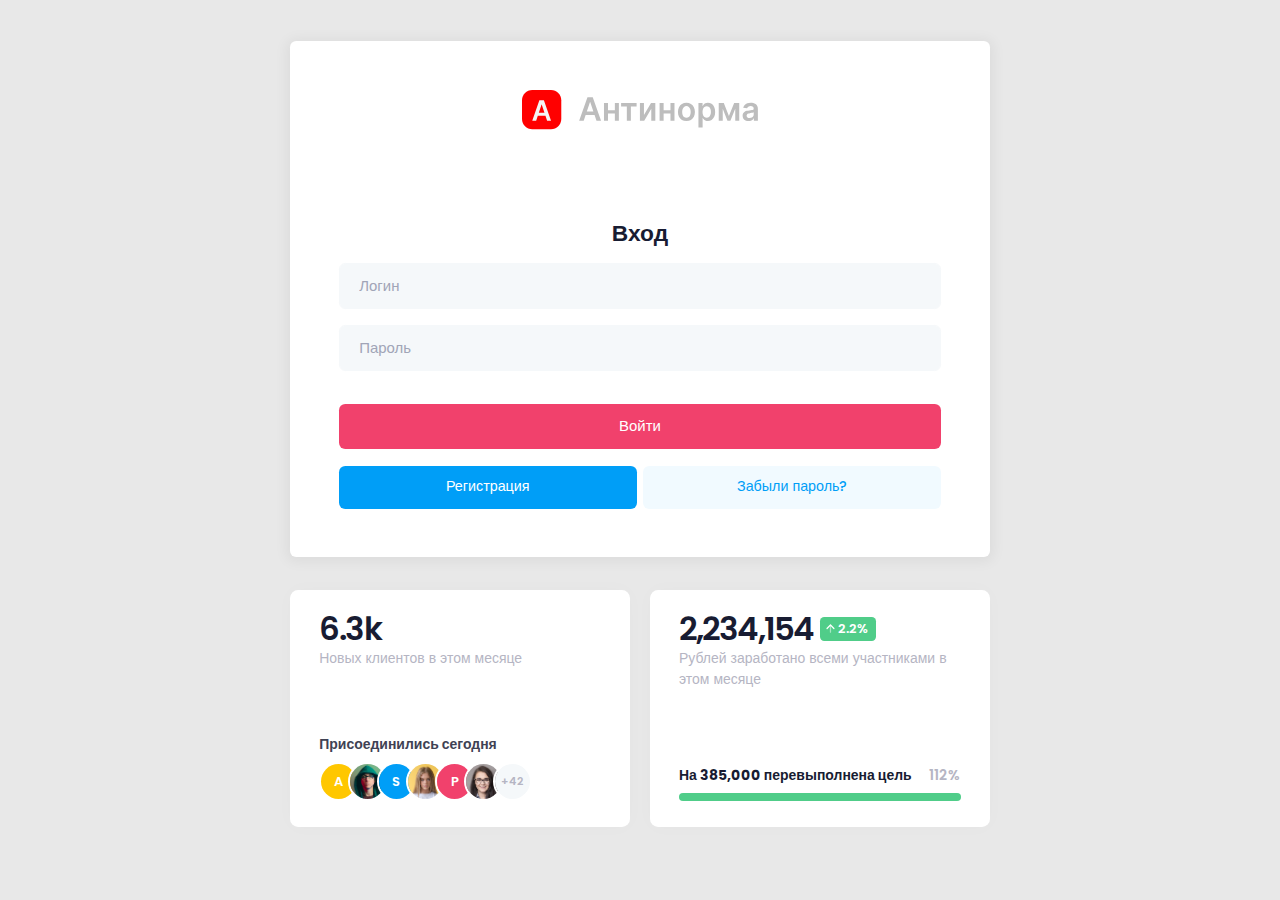
<file: auth.html>
<!DOCTYPE html>

<html lang="en">
	<!--begin::Head-->
	<head><base href="">
		<title>Авториз</title>
		<meta charset="utf-8" />
		<meta name="description" content="The most advanced Bootstrap Admin Theme on Themeforest trusted by 94,000 beginners and professionals. Multi-demo, Dark Mode, RTL support and complete React, Angular, Vue &amp; Laravel versions. Grab your copy now and get life-time updates for free." />
		<meta name="keywords" content="Metronic, bootstrap, bootstrap 5, Angular, VueJs, React, Laravel, admin themes, web design, figma, web development, free templates, free admin themes, bootstrap theme, bootstrap template, bootstrap dashboard, bootstrap dak mode, bootstrap button, bootstrap datepicker, bootstrap timepicker, fullcalendar, datatables, flaticon" />
		<meta name="viewport" content="width=device-width, initial-scale=1" />
		<meta property="og:locale" content="en_US" />
		<meta property="og:type" content="article" />
		<meta property="og:title" content="Metronic - Bootstrap 5 HTML, VueJS, React, Angular &amp; Laravel Admin Dashboard Theme" />
		<meta property="og:url" content="https://keenthemes.com/metronic" />
		<meta property="og:site_name" content="Keenthemes | Metronic" />
		<link rel="canonical" href="https://preview.keenthemes.com/metronic8" />
		<link rel="shortcut icon" href="assets/media/logos/favicon.ico" />
		<!--begin::Fonts-->
		<link rel="stylesheet" href="https://fonts.googleapis.com/css?family=Poppins:300,400,500,600,700" />
		<!--end::Fonts-->
		<!--begin::Global Stylesheets Bundle(used by all pages)-->
		<link href="assets/plugins/global/plugins.bundle.css" rel="stylesheet" type="text/css" />
		<link href="assets/css/style.bundle.css" rel="stylesheet" type="text/css" />
		<!--end::Global Stylesheets Bundle-->
		<style>
			.mt-90{
				margin-top: 90px;
			}
		</style>
	</head>
	<!--end::Head-->
	<!--begin::Body-->
	<body id="kt_body" class="bg-body">
		<!--begin::Main-->
		<!--begin::Root-->
		<div class="d-flex flex-column flex-root">
			<!--begin::Authentication - Sign-in -->
			<div class="d-flex flex-column flex-column-fluid bgi-position-y-bottom position-x-center bgi-no-repeat bgi-size-contain bgi-attachment-fixed" style="background: #E8E8E8">
				<!--begin::Content-->
				<div class="d-flex flex-center flex-column flex-column-fluid p-10 pb-lg-20">
					<!--begin::Logo-->
					
					<!--end::Logo-->
					<!--begin::Wrapper-->
					<div class="w-lg-700px bg-body rounded shadow-sm p-10 p-lg-15 mx-auto">
						<!--begin::Form-->
						<form class="form w-100" novalidate="novalidate" id="kt_sign_in_form" data-kt-redirect-url="../../demo1/dist/index.html" action="#">
							<div class="text-center ">
								<a href="../../demo1/dist/index.html" class="mb-5">
									<img alt="Logo" src="assets/media/logos/anti-logo.svg" class="h-40px" />
								</a>
							</div>
							<!--begin::Heading-->
							<div class="text-center mb-5 mt-90">
								<!--begin::Title-->
								
								<h1 class="text-dark mb-3">Вход</h1>
								<!--end::Title-->
							
							</div>
							<!--begin::Heading-->
							<!--begin::Input group-->
							<div class="fv-row mb-5">

								<!--end::Label-->
								<!--begin::Input-->
								<input class="form-control form-control-lg form-control-solid" type="text" placeholder="Логин" name="email" autocomplete="off" />
								<!--end::Input-->
							</div>
							<!--end::Input group-->
							<!--begin::Input group-->
							<div class="fv-row mb-10">
								
								<!--begin::Input-->
								<input class="form-control form-control-lg form-control-solid" type="password" name="password" placeholder="Пароль" autocomplete="off" />
								<!--end::Input-->
							</div>
							<!--end::Input group-->
							<!--begin::Actions-->
							<div class="text-center">
								<!--begin::Submit button-->
								<button type="submit" id="kt_sign_in_submit" class="btn btn-lg btn-danger w-100 mb-5">
									<span class="indicator-label">Войти</span>
									<span class="indicator-progress">Please wait...
									<span class="spinner-border spinner-border-sm align-middle ms-2"></span></span>
								</button>
								<!--end::Submit button-->
								<div class="d-flex">
									<a href="./reg.html" class="btn-primary btn w-50 me-1">Регистрация</a>
									<a href="./reg.html" class="btn btn-light-primary w-50 ms-1">Забыли пароль?</a>
								</div>
							</div>
							<!--end::Actions-->
						</form>
						<!--end::Form-->
					</div>
					<div class="w-lg-700px mt-10">
						<div class="row">
							<div class="col-6">
								<div class="card card-flush h-100  mb-xl-10">
									<!--begin::Header-->
									<div class="card-header pt-5">
										<!--begin::Title-->
										<div class="card-title d-flex flex-column">
											<!--begin::Amount-->
											<span class="fs-2hx fw-bolder text-dark me-2 lh-1 ls-n2">6.3k</span>
											<!--end::Amount-->
											<!--begin::Subtitle-->
											<span class="text-gray-400 pt-1 fw-bold fs-6">Новых клиентов в этом месяце</span>
											<!--end::Subtitle-->
										</div>
										<!--end::Title-->
									</div>
									<!--end::Header-->
									<!--begin::Card body-->
									<div class="card-body d-flex flex-column justify-content-end pe-0">
										<!--begin::Title-->
										<span class="fs-6 fw-boldest text-gray-800 d-block mb-2">Присоединились сегодня</span>
										<!--end::Title-->
										<!--begin::Users group-->
										<div class="symbol-group symbol-hover flex-nowrap">
											<div class="symbol symbol-35px symbol-circle" data-bs-toggle="tooltip" title="" data-bs-original-title="Alan Warden">
												<span class="symbol-label bg-warning text-inverse-warning fw-bolder">A</span>
											</div>
											<div class="symbol symbol-35px symbol-circle" data-bs-toggle="tooltip" title="" data-bs-original-title="Michael Eberon">
												<img alt="Pic" src="assets/media/avatars/300-11.jpg">
											</div>
											<div class="symbol symbol-35px symbol-circle" data-bs-toggle="tooltip" title="" data-bs-original-title="Susan Redwood">
												<span class="symbol-label bg-primary text-inverse-primary fw-bolder">S</span>
											</div>
											<div class="symbol symbol-35px symbol-circle" data-bs-toggle="tooltip" title="" data-bs-original-title="Melody Macy">
												<img alt="Pic" src="assets/media/avatars/300-2.jpg">
											</div>
											<div class="symbol symbol-35px symbol-circle" data-bs-toggle="tooltip" title="" data-bs-original-title="Perry Matthew">
												<span class="symbol-label bg-danger text-inverse-danger fw-bolder">P</span>
											</div>
											<div class="symbol symbol-35px symbol-circle" data-bs-toggle="tooltip" title="" data-bs-original-title="Barry Walter">
												<img alt="Pic" src="assets/media/avatars/300-12.jpg">
											</div>
											<a href="#" class="symbol symbol-35px symbol-circle" data-bs-toggle="modal" data-bs-target="#kt_modal_view_users">
												<span class="symbol-label bg-light text-gray-400 fs-8 fw-bolder">+42</span>
											</a>
										</div>
										<!--end::Users group-->
									</div>
									<!--end::Card body-->
								</div>
							</div>
							<div class="col-6">
								<div class="card card-flush h-100 mb-xl-10">
									<!--begin::Header-->
									<div class="card-header pt-5">
										<!--begin::Title-->
										<div class="card-title d-flex flex-column">
											<!--begin::Info-->
											<div class="d-flex align-items-center">
												<!--begin::Amount-->
												<span class="fs-2hx fw-bolder text-dark me-2 lh-1 ls-n2">2,234,154</span>
												<!--end::Amount-->
												<!--begin::Badge-->
												<span class="badge badge-success fs-base">
												<!--begin::Svg Icon | path: icons/duotune/arrows/arr065.svg-->
												<span class="svg-icon svg-icon-5 svg-icon-white ms-n1">
													<svg xmlns="http://www.w3.org/2000/svg" width="24" height="24" viewBox="0 0 24 24" fill="none">
														<rect opacity="0.5" x="13" y="6" width="13" height="2" rx="1" transform="rotate(90 13 6)" fill="black"></rect>
														<path d="M12.5657 8.56569L16.75 12.75C17.1642 13.1642 17.8358 13.1642 18.25 12.75C18.6642 12.3358 18.6642 11.6642 18.25 11.25L12.7071 5.70711C12.3166 5.31658 11.6834 5.31658 11.2929 5.70711L5.75 11.25C5.33579 11.6642 5.33579 12.3358 5.75 12.75C6.16421 13.1642 6.83579 13.1642 7.25 12.75L11.4343 8.56569C11.7467 8.25327 12.2533 8.25327 12.5657 8.56569Z" fill="black"></path>
													</svg>
												</span>
												<!--end::Svg Icon-->2.2%</span>
												<!--end::Badge-->
											</div>
											<!--end::Info-->
											<!--begin::Subtitle-->
											<span class="text-gray-400 pt-1 fw-bold fs-6">Рублей заработано всеми участниками в этом
												месяце</span>
											<!--end::Subtitle-->
										</div>
										<!--end::Title-->
									</div>
									<!--end::Header-->
									<!--begin::Card body-->
									<div class="card-body d-flex align-items-end pt-0">
										<!--begin::Progress-->
										<div class="d-flex align-items-center flex-column mt-3 w-100">
											<div class="d-flex justify-content-between w-100 mt-auto mb-2">
												<span class="fw-boldest fs-6 text-dark">На 385,000 перевыполнена цель</span>
												<span class="fw-bolder fs-6 text-gray-400">112%</span>
											</div>
											<div class="h-8px mx-3 w-100 bg-light-success rounded">
												<div class="bg-success rounded h-8px" role="progressbar" style="width: 100%;" aria-valuenow="100" aria-valuemin="0" aria-valuemax="100"></div>
											</div>
										</div>
										<!--end::Progress-->
									</div>
									<!--end::Card body-->
								</div>
							</div>
						</div>
					</div>
					<!--end::Wrapper-->
				</div>
				<!--end::Content-->
				<!--begin::Footer-->
			
				<!--end::Footer-->
			</div>
			<!--end::Authentication - Sign-in-->
		</div>
		<!--end::Root-->
		<!--end::Main-->
		<!--begin::Javascript-->
		<script>var hostUrl = "assets/";</script>
		<!--begin::Global Javascript Bundle(used by all pages)-->
		<script src="assets/plugins/global/plugins.bundle.js"></script>
		<script src="assets/js/scripts.bundle.js"></script>
		<!--end::Global Javascript Bundle-->
		<!--begin::Page Custom Javascript(used by this page)-->
		<script src="assets/js/custom/authentication/sign-in/general.js"></script>
		<!--end::Page Custom Javascript-->
		<!--end::Javascript-->
	</body>
	<!--end::Body-->
</html>
</file>
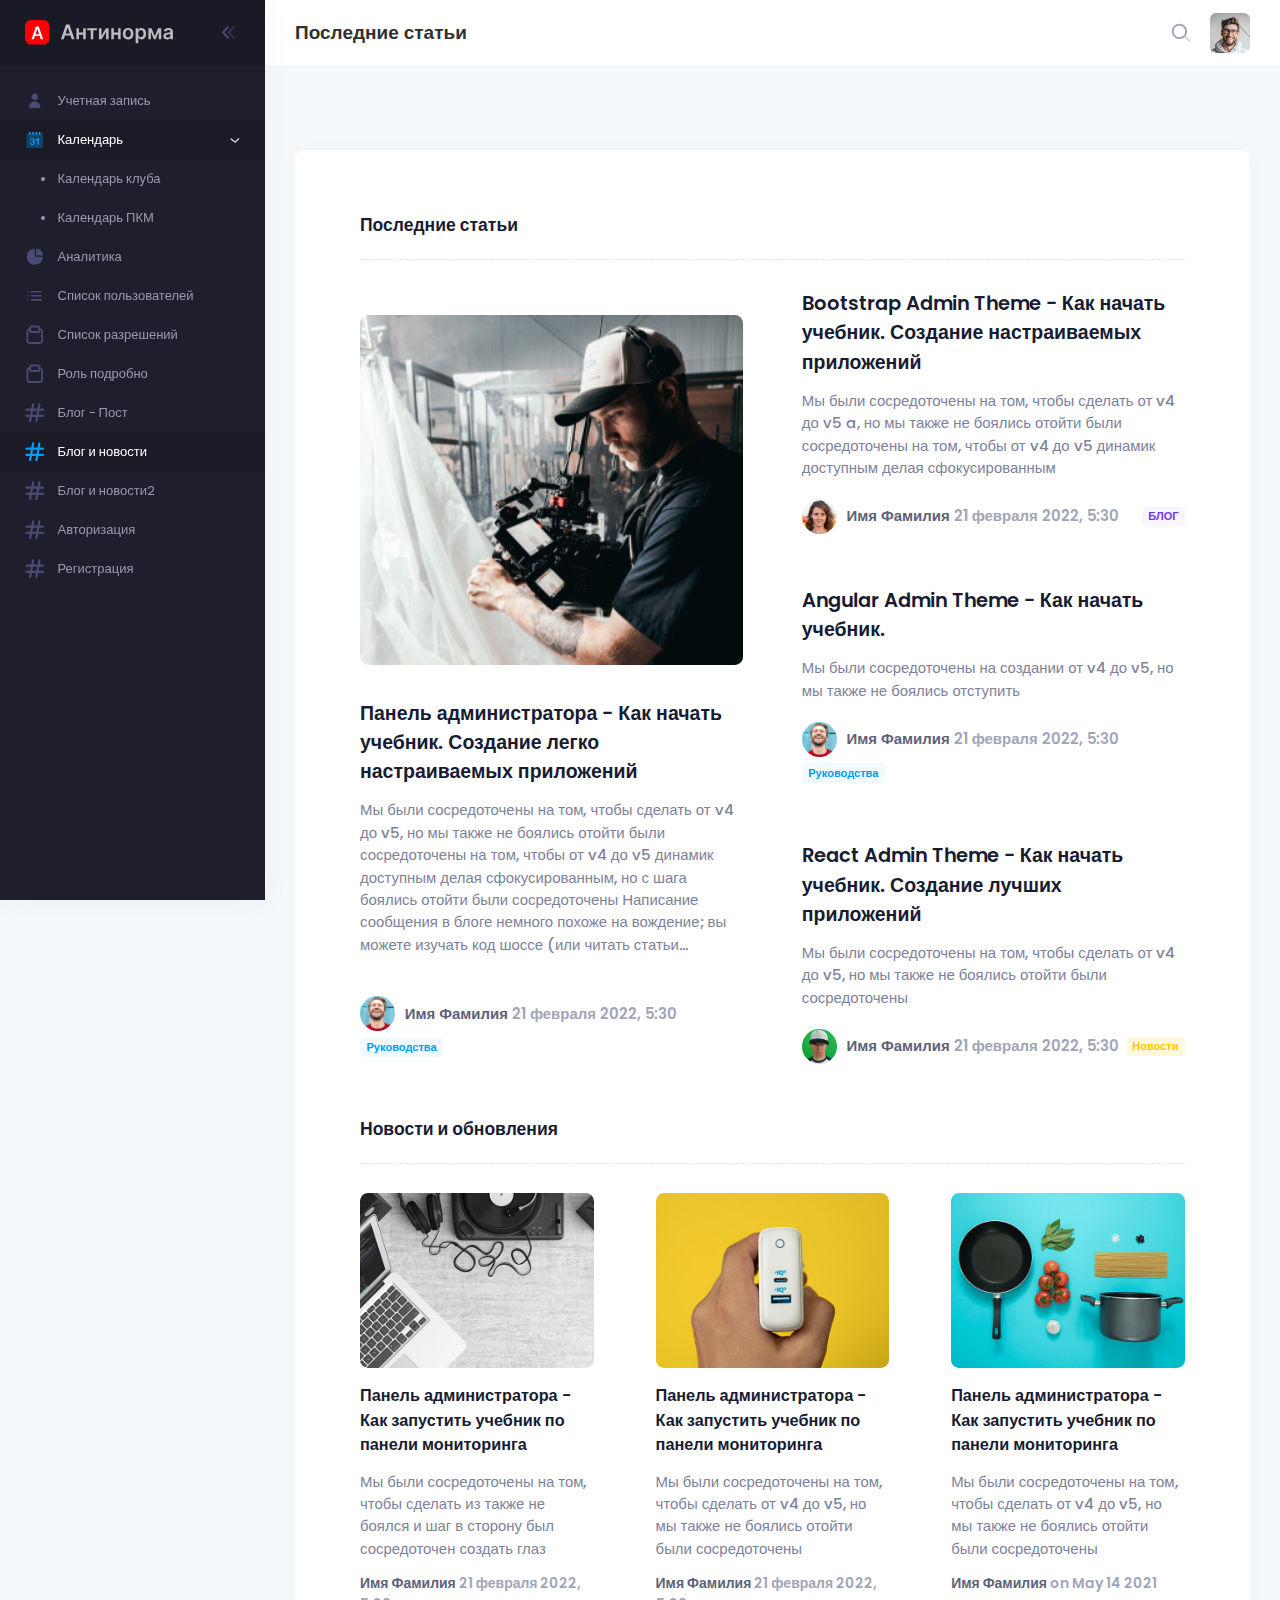
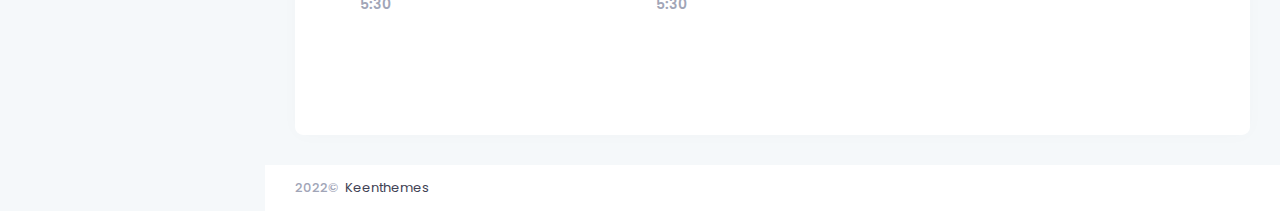
<file: blog-latest.html>
<!DOCTYPE html>
<!--
Author: Keenthemes
Product Name: Metronic - Bootstrap 5 HTML, VueJS, React, Angular & Laravel Admin Dashboard Theme
Purchase: https://1.envato.market/EA4JP
Website: http://www.keenthemes.com
Contact: support@keenthemes.com
Follow: www.twitter.com/keenthemes
Dribbble: www.dribbble.com/keenthemes
Like: www.facebook.com/keenthemes
License: For each use you must have a valid license purchased only from above link in order to legally use the theme for your project.
-->
<html lang="en">
	<!--begin::Head-->
	<head><base href="">
		<title>Последние статьи</title>
		<meta charset="utf-8" />
		<meta name="description" content="The most advanced Bootstrap Admin Theme on Themeforest trusted by 94,000 beginners and professionals. Multi-demo, Dark Mode, RTL support and complete React, Angular, Vue &amp; Laravel versions. Grab your copy now and get life-time updates for free." />
		<meta name="keywords" content="Metronic, bootstrap, bootstrap 5, Angular, VueJs, React, Laravel, admin themes, web design, figma, web development, free templates, free admin themes, bootstrap theme, bootstrap template, bootstrap dashboard, bootstrap dak mode, bootstrap button, bootstrap datepicker, bootstrap timepicker, fullcalendar, datatables, flaticon" />
		<meta name="viewport" content="width=device-width, initial-scale=1" />
		<meta property="og:locale" content="en_US" />
		<meta property="og:type" content="article" />
		<meta property="og:title" content="Metronic - Bootstrap 5 HTML, VueJS, React, Angular &amp; Laravel Admin Dashboard Theme" />
		<meta property="og:url" content="https://keenthemes.com/metronic" />
		<meta property="og:site_name" content="Keenthemes | Metronic" />
		<link rel="canonical" href="https://preview.keenthemes.com/metronic8" />
		<link rel="shortcut icon" href="assets/media/logos/favicon.ico" />
		<!--begin::Fonts-->
		<link rel="stylesheet" href="https://fonts.googleapis.com/css?family=Poppins:300,400,500,600,700" />
		<!--end::Fonts-->
		<!--begin::Page Vendor Stylesheets(used by this page)-->
		<link href="assets/plugins/custom/datatables/datatables.bundle.css" rel="stylesheet" type="text/css" />
		<!--end::Page Vendor Stylesheets-->
		<!--begin::Global Stylesheets Bundle(used by all pages)-->
		<link href="assets/plugins/global/plugins.bundle.css" rel="stylesheet" type="text/css" />
		<link href="assets/css/style.bundle.css" rel="stylesheet" type="text/css" />
		<!--end::Global Stylesheets Bundle-->
	</head>
	<!--end::Head-->
	<!--begin::Body-->
	<body id="kt_body" class="header-fixed header-tablet-and-mobile-fixed toolbar-enabled toolbar-fixed aside-enabled aside-fixed" style="--kt-toolbar-height:55px;--kt-toolbar-height-tablet-and-mobile:55px">
		<!--begin::Main-->
		<!--begin::Root-->
		<div class="d-flex flex-column flex-root">
			<!--begin::Page-->
			<div class="page d-flex flex-row flex-column-fluid">
				<!--begin::Aside-->
				<div id="kt_aside" class="aside aside-dark aside-hoverable" data-kt-drawer="true" data-kt-drawer-name="aside" data-kt-drawer-activate="{default: true, lg: false}" data-kt-drawer-overlay="true" data-kt-drawer-width="{default:'200px', '300px': '250px'}" data-kt-drawer-direction="start" data-kt-drawer-toggle="#kt_aside_mobile_toggle">
					<!--begin::Brand-->
					<div class="aside-logo flex-column-auto" id="kt_aside_logo">
						<!--begin::Logo-->
						<a href="./index.html">
							<img alt="Logo" src="assets/media/logos/anti-logo.svg" class="h-25px logo" />
						</a>
						<!--end::Logo-->
						<!--begin::Aside toggler-->
						<div id="kt_aside_toggle" class="btn btn-icon w-auto px-0 btn-active-color-primary aside-toggle" data-kt-toggle="true" data-kt-toggle-state="active" data-kt-toggle-target="body" data-kt-toggle-name="aside-minimize">
							<!--begin::Svg Icon | path: icons/duotune/arrows/arr079.svg-->
							<span class="svg-icon svg-icon-1 rotate-180">
								<svg xmlns="http://www.w3.org/2000/svg" width="24" height="24" viewBox="0 0 24 24" fill="none">
									<path opacity="0.5" d="M14.2657 11.4343L18.45 7.25C18.8642 6.83579 18.8642 6.16421 18.45 5.75C18.0358 5.33579 17.3642 5.33579 16.95 5.75L11.4071 11.2929C11.0166 11.6834 11.0166 12.3166 11.4071 12.7071L16.95 18.25C17.3642 18.6642 18.0358 18.6642 18.45 18.25C18.8642 17.8358 18.8642 17.1642 18.45 16.75L14.2657 12.5657C13.9533 12.2533 13.9533 11.7467 14.2657 11.4343Z" fill="black" />
									<path d="M8.2657 11.4343L12.45 7.25C12.8642 6.83579 12.8642 6.16421 12.45 5.75C12.0358 5.33579 11.3642 5.33579 10.95 5.75L5.40712 11.2929C5.01659 11.6834 5.01659 12.3166 5.40712 12.7071L10.95 18.25C11.3642 18.6642 12.0358 18.6642 12.45 18.25C12.8642 17.8358 12.8642 17.1642 12.45 16.75L8.2657 12.5657C7.95328 12.2533 7.95328 11.7467 8.2657 11.4343Z" fill="black" />
								</svg>
							</span>
							<!--end::Svg Icon-->
						</div>
						<!--end::Aside toggler-->
					</div>
					<!--end::Brand-->
						<!--begin::Aside menu-->
						<div class="aside-menu flex-column-fluid">
							<!--begin::Aside Menu-->
							<div class="hover-scroll-overlay-y my-5 my-lg-5" id="kt_aside_menu_wrapper" data-kt-scroll="true" data-kt-scroll-activate="{default: false, lg: true}" data-kt-scroll-height="auto" data-kt-scroll-dependencies="#kt_aside_logo, #kt_aside_footer" data-kt-scroll-wrappers="#kt_aside_menu" data-kt-scroll-offset="0">
								<!--begin::Menu-->
								<div class="menu menu-column menu-title-gray-800 menu-state-title-primary menu-state-icon-primary menu-state-bullet-primary menu-arrow-gray-500" id="#kt_aside_menu" data-kt-menu="true" data-kt-menu-expand="false">
								
									<div class="menu-item">
										<a class="menu-link" href="./index.html">
											<span class="menu-icon">
												<!--begin::Svg Icon | path: icons/duotune/general/gen014.svg-->
												<span class="svg-icon svg-icon-2">
													<svg width="18" height="18" viewBox="0 0 18 18" fill="none" xmlns="http://www.w3.org/2000/svg">
														<path d="M9 8.25C9.59334 8.25 10.1734 8.07405 10.6667 7.74441C11.1601 7.41477 11.5446 6.94623 11.7716 6.39805C11.9987 5.84987 12.0581 5.24667 11.9424 4.66473C11.8266 4.08279 11.5409 3.54824 11.1213 3.12868C10.7018 2.70912 10.1672 2.4234 9.58527 2.30765C9.00333 2.19189 8.40013 2.2513 7.85195 2.47836C7.30377 2.70543 6.83524 3.08994 6.50559 3.58329C6.17595 4.07664 6 4.65666 6 5.25C6 6.04565 6.31607 6.80871 6.87868 7.37132C7.44129 7.93393 8.20435 8.25 9 8.25Z" fill="white"/>
														<path d="M13.5 15.75C13.6989 15.75 13.8897 15.671 14.0303 15.5303C14.171 15.3897 14.25 15.1989 14.25 15C14.25 13.6076 13.6969 12.2723 12.7123 11.2877C11.7277 10.3031 10.3924 9.75 9 9.75C7.60761 9.75 6.27226 10.3031 5.28769 11.2877C4.30312 12.2723 3.75 13.6076 3.75 15C3.75 15.1989 3.82902 15.3897 3.96967 15.5303C4.11032 15.671 4.30109 15.75 4.5 15.75H13.5Z" fill="white"/>
														</svg>
														
												</span>
												<!--end::Svg Icon-->
											</span>
											<span class="menu-title">Учетная запись</span>
										</a>
									</div>
										<div data-kt-menu-trigger="click" class="menu-item  menu-accordion show">
										<span class="menu-link">
											<span class="menu-icon">
												<!--begin::Svg Icon | path: icons/duotune/ecommerce/ecm007.svg-->
												<span class="svg-icon svg-icon-2">
													<svg xmlns="http://www.w3.org/2000/svg" width="24" height="24" viewBox="0 0 24 24" fill="none">
														<path opacity="0.3" d="M21 22H3C2.4 22 2 21.6 2 21V5C2 4.4 2.4 4 3 4H21C21.6 4 22 4.4 22 5V21C22 21.6 21.6 22 21 22Z" fill="black" />
														<path d="M6 6C5.4 6 5 5.6 5 5V3C5 2.4 5.4 2 6 2C6.6 2 7 2.4 7 3V5C7 5.6 6.6 6 6 6ZM11 5V3C11 2.4 10.6 2 10 2C9.4 2 9 2.4 9 3V5C9 5.6 9.4 6 10 6C10.6 6 11 5.6 11 5ZM15 5V3C15 2.4 14.6 2 14 2C13.4 2 13 2.4 13 3V5C13 5.6 13.4 6 14 6C14.6 6 15 5.6 15 5ZM19 5V3C19 2.4 18.6 2 18 2C17.4 2 17 2.4 17 3V5C17 5.6 17.4 6 18 6C18.6 6 19 5.6 19 5Z" fill="black" />
														<path d="M8.8 13.1C9.2 13.1 9.5 13 9.7 12.8C9.9 12.6 10.1 12.3 10.1 11.9C10.1 11.6 10 11.3 9.8 11.1C9.6 10.9 9.3 10.8 9 10.8C8.8 10.8 8.59999 10.8 8.39999 10.9C8.19999 11 8.1 11.1 8 11.2C7.9 11.3 7.8 11.4 7.7 11.6C7.6 11.8 7.5 11.9 7.5 12.1C7.5 12.2 7.4 12.2 7.3 12.3C7.2 12.4 7.09999 12.4 6.89999 12.4C6.69999 12.4 6.6 12.3 6.5 12.2C6.4 12.1 6.3 11.9 6.3 11.7C6.3 11.5 6.4 11.3 6.5 11.1C6.6 10.9 6.8 10.7 7 10.5C7.2 10.3 7.49999 10.1 7.89999 10C8.29999 9.90003 8.60001 9.80003 9.10001 9.80003C9.50001 9.80003 9.80001 9.90003 10.1 10C10.4 10.1 10.7 10.3 10.9 10.4C11.1 10.5 11.3 10.8 11.4 11.1C11.5 11.4 11.6 11.6 11.6 11.9C11.6 12.3 11.5 12.6 11.3 12.9C11.1 13.2 10.9 13.5 10.6 13.7C10.9 13.9 11.2 14.1 11.4 14.3C11.6 14.5 11.8 14.7 11.9 15C12 15.3 12.1 15.5 12.1 15.8C12.1 16.2 12 16.5 11.9 16.8C11.8 17.1 11.5 17.4 11.3 17.7C11.1 18 10.7 18.2 10.3 18.3C9.9 18.4 9.5 18.5 9 18.5C8.5 18.5 8.1 18.4 7.7 18.2C7.3 18 7 17.8 6.8 17.6C6.6 17.4 6.4 17.1 6.3 16.8C6.2 16.5 6.10001 16.3 6.10001 16.1C6.10001 15.9 6.2 15.7 6.3 15.6C6.4 15.5 6.6 15.4 6.8 15.4C6.9 15.4 7.00001 15.4 7.10001 15.5C7.20001 15.6 7.3 15.6 7.3 15.7C7.5 16.2 7.7 16.6 8 16.9C8.3 17.2 8.6 17.3 9 17.3C9.2 17.3 9.5 17.2 9.7 17.1C9.9 17 10.1 16.8 10.3 16.6C10.5 16.4 10.5 16.1 10.5 15.8C10.5 15.3 10.4 15 10.1 14.7C9.80001 14.4 9.50001 14.3 9.10001 14.3C9.00001 14.3 8.9 14.3 8.7 14.3C8.5 14.3 8.39999 14.3 8.39999 14.3C8.19999 14.3 7.99999 14.2 7.89999 14.1C7.79999 14 7.7 13.8 7.7 13.7C7.7 13.5 7.79999 13.4 7.89999 13.2C7.99999 13 8.2 13 8.5 13H8.8V13.1ZM15.3 17.5V12.2C14.3 13 13.6 13.3 13.3 13.3C13.1 13.3 13 13.2 12.9 13.1C12.8 13 12.7 12.8 12.7 12.6C12.7 12.4 12.8 12.3 12.9 12.2C13 12.1 13.2 12 13.6 11.8C14.1 11.6 14.5 11.3 14.7 11.1C14.9 10.9 15.2 10.6 15.5 10.3C15.8 10 15.9 9.80003 15.9 9.70003C15.9 9.60003 16.1 9.60004 16.3 9.60004C16.5 9.60004 16.7 9.70003 16.8 9.80003C16.9 9.90003 17 10.2 17 10.5V17.2C17 18 16.7 18.4 16.2 18.4C16 18.4 15.8 18.3 15.6 18.2C15.4 18.1 15.3 17.8 15.3 17.5Z" fill="black" />
													</svg>
												</span>
												<!--end::Svg Icon-->
											</span>
											<span class="menu-title">Календарь</span>
											<span class="menu-arrow"></span>
										</span>
										<div class="menu-sub menu-sub-accordion menu-active-bg">
											<div class="menu-item">
												<a class="menu-link" href="./calendar.html">
													<span class="menu-bullet">
														<span class="bullet bullet-dot"></span>
													</span>
													<span class="menu-title">Календарь клуба</span>
												</a>
											</div>
											<div class="menu-item ">
												<a class="menu-link " href="./calendar.html">
													<span class="menu-bullet">
														<span class="bullet bullet-dot"></span>
													</span>
													<span class="menu-title">Календарь ПКМ</span>
												</a>
											</div>
										</div>
										<div class="menu-item">
											<a class="menu-link" href="./analitics.html">
												<span class="menu-icon">
													<!--begin::Svg Icon | path: icons/duotune/general/gen014.svg-->
													<span class="svg-icon svg-icon-2">
														<svg width="18" height="18" viewBox="0 0 18 18" fill="none" xmlns="http://www.w3.org/2000/svg">
															<path d="M10.8749 7.7475H15.8774C16.0425 7.7475 16.2009 7.68191 16.3176 7.56517C16.4344 7.44843 16.4999 7.2901 16.4999 7.125C16.4999 5.63316 15.9073 4.20242 14.8524 3.14752C13.7975 2.09263 12.3668 1.5 10.8749 1.5C10.7098 1.5 10.5515 1.56558 10.4348 1.68233C10.318 1.79907 10.2524 1.9574 10.2524 2.1225V7.125C10.2524 7.2901 10.318 7.44843 10.4348 7.56517C10.5515 7.68191 10.7098 7.7475 10.8749 7.7475Z" fill="#696969"/>
															<path d="M15.8099 9H9.69744C9.60782 9 9.51907 8.98235 9.43626 8.94805C9.35346 8.91375 9.27822 8.86348 9.21484 8.8001C9.15147 8.73672 9.10119 8.66149 9.0669 8.57868C9.0326 8.49588 9.01494 8.40713 9.01494 8.3175V2.19C9.01552 2.09272 8.99552 1.99641 8.95625 1.9074C8.91698 1.81839 8.85934 1.7387 8.7871 1.67354C8.71486 1.60838 8.62965 1.55923 8.53708 1.52933C8.4445 1.49942 8.34665 1.48942 8.24994 1.5C6.84201 1.6495 5.50514 2.19448 4.39395 3.07192C3.28276 3.94935 2.44263 5.1234 1.97072 6.4583C1.49882 7.79319 1.4144 9.2344 1.72725 10.6153C2.04009 11.9961 2.73741 13.2602 3.73857 14.2614C4.73973 15.2625 6.00383 15.9599 7.38469 16.2727C8.76555 16.5855 10.2068 16.5011 11.5416 16.0292C12.8765 15.5573 14.0506 14.7172 14.928 13.606C15.8055 12.4948 16.3504 11.1579 16.4999 9.75C16.5083 9.65447 16.4966 9.55826 16.4657 9.46749C16.4348 9.37672 16.3853 9.2934 16.3204 9.22283C16.2554 9.15226 16.1765 9.096 16.0886 9.05763C16.0007 9.01926 15.9058 8.99964 15.8099 9Z" fill="#4A4A4A"/>
															</svg>
															
															
													</span>
													<!--end::Svg Icon-->
												</span>
												<span class="menu-title">Аналитика</span>
											</a>
										</div>
										<div class="menu-item">
											<a class="menu-link" href="./list.html">
												<span class="menu-icon">
													<!--begin::Svg Icon | path: icons/duotune/general/gen014.svg-->
													<span class="svg-icon svg-icon-2">
														<svg width="18" height="18" viewBox="0 0 18 18" fill="none" xmlns="http://www.w3.org/2000/svg">
															<path d="M3 6C3.41421 6 3.75 5.66421 3.75 5.25C3.75 4.83579 3.41421 4.5 3 4.5C2.58579 4.5 2.25 4.83579 2.25 5.25C2.25 5.66421 2.58579 6 3 6Z" fill="#4A4A4A"/>
															<path d="M3 9.75C3.41421 9.75 3.75 9.41421 3.75 9C3.75 8.58579 3.41421 8.25 3 8.25C2.58579 8.25 2.25 8.58579 2.25 9C2.25 9.41421 2.58579 9.75 3 9.75Z" fill="#4A4A4A"/>
															<path d="M3 13.5C3.41421 13.5 3.75 13.1642 3.75 12.75C3.75 12.3358 3.41421 12 3 12C2.58579 12 2.25 12.3358 2.25 12.75C2.25 13.1642 2.58579 13.5 3 13.5Z" fill="#4A4A4A"/>
															<path d="M15.045 8.25H5.955C5.56564 8.25 5.25 8.56564 5.25 8.955V9.045C5.25 9.43436 5.56564 9.75 5.955 9.75H15.045C15.4344 9.75 15.75 9.43436 15.75 9.045V8.955C15.75 8.56564 15.4344 8.25 15.045 8.25Z" fill="#696969"/>
															<path d="M15.045 12H5.955C5.56564 12 5.25 12.3156 5.25 12.705V12.795C5.25 13.1844 5.56564 13.5 5.955 13.5H15.045C15.4344 13.5 15.75 13.1844 15.75 12.795V12.705C15.75 12.3156 15.4344 12 15.045 12Z" fill="#696969"/>
															<path d="M15.045 4.5H5.955C5.56564 4.5 5.25 4.81564 5.25 5.205V5.295C5.25 5.68436 5.56564 6 5.955 6H15.045C15.4344 6 15.75 5.68436 15.75 5.295V5.205C15.75 4.81564 15.4344 4.5 15.045 4.5Z" fill="#696969"/>
															</svg>
													</span>
													<!--end::Svg Icon-->
												</span>
												<span class="menu-title">Список пользователей</span>
											</a>
										</div>
										<div class="menu-item">
											<a class="menu-link" href="./list-raz.html">
												<span class="menu-icon">
													<!--begin::Svg Icon | path: icons/duotune/general/gen014.svg-->
													<span class="svg-icon svg-icon-2">
														<svg width="14" height="16" viewBox="0 0 14 16" fill="none" xmlns="http://www.w3.org/2000/svg">
															<path d="M11.5 2.75V2C11.5 1.60218 11.342 1.22064 11.0607 0.93934C10.7794 0.658035 10.3978 0.5 10 0.5H4C3.60218 0.5 3.22064 0.658035 2.93934 0.93934C2.65804 1.22064 2.5 1.60218 2.5 2V2.75C1.90326 2.75 1.33097 2.98705 0.90901 3.40901C0.487053 3.83097 0.25 4.40326 0.25 5V13.25C0.25 13.8467 0.487053 14.419 0.90901 14.841C1.33097 15.2629 1.90326 15.5 2.5 15.5H11.5C12.0967 15.5 12.669 15.2629 13.091 14.841C13.5129 14.419 13.75 13.8467 13.75 13.25V5C13.75 4.40326 13.5129 3.83097 13.091 3.40901C12.669 2.98705 12.0967 2.75 11.5 2.75ZM4 2H10V5H4V2ZM12.25 13.25C12.25 13.4489 12.171 13.6397 12.0303 13.7803C11.8897 13.921 11.6989 14 11.5 14H2.5C2.30109 14 2.11032 13.921 1.96967 13.7803C1.82902 13.6397 1.75 13.4489 1.75 13.25V5C1.75 4.80109 1.82902 4.61032 1.96967 4.46967C2.11032 4.32902 2.30109 4.25 2.5 4.25V5C2.5 5.39782 2.65804 5.77936 2.93934 6.06066C3.22064 6.34196 3.60218 6.5 4 6.5H10C10.3978 6.5 10.7794 6.34196 11.0607 6.06066C11.342 5.77936 11.5 5.39782 11.5 5V4.25C11.6989 4.25 11.8897 4.32902 12.0303 4.46967C12.171 4.61032 12.25 4.80109 12.25 5V13.25Z" fill="#696969"/>
															</svg>
															
													</span>
													<!--end::Svg Icon-->
												</span>
												<span class="menu-title">Список разрешений</span>
											</a>
										</div>
										<div class="menu-item">
											<a class="menu-link" href="./role-detail.html">
												<span class="menu-icon">
													<!--begin::Svg Icon | path: icons/duotune/general/gen014.svg-->
													<span class="svg-icon svg-icon-2">
														<svg width="14" height="16" viewBox="0 0 14 16" fill="none" xmlns="http://www.w3.org/2000/svg">
															<path d="M11.5 2.75V2C11.5 1.60218 11.342 1.22064 11.0607 0.93934C10.7794 0.658035 10.3978 0.5 10 0.5H4C3.60218 0.5 3.22064 0.658035 2.93934 0.93934C2.65804 1.22064 2.5 1.60218 2.5 2V2.75C1.90326 2.75 1.33097 2.98705 0.90901 3.40901C0.487053 3.83097 0.25 4.40326 0.25 5V13.25C0.25 13.8467 0.487053 14.419 0.90901 14.841C1.33097 15.2629 1.90326 15.5 2.5 15.5H11.5C12.0967 15.5 12.669 15.2629 13.091 14.841C13.5129 14.419 13.75 13.8467 13.75 13.25V5C13.75 4.40326 13.5129 3.83097 13.091 3.40901C12.669 2.98705 12.0967 2.75 11.5 2.75ZM4 2H10V5H4V2ZM12.25 13.25C12.25 13.4489 12.171 13.6397 12.0303 13.7803C11.8897 13.921 11.6989 14 11.5 14H2.5C2.30109 14 2.11032 13.921 1.96967 13.7803C1.82902 13.6397 1.75 13.4489 1.75 13.25V5C1.75 4.80109 1.82902 4.61032 1.96967 4.46967C2.11032 4.32902 2.30109 4.25 2.5 4.25V5C2.5 5.39782 2.65804 5.77936 2.93934 6.06066C3.22064 6.34196 3.60218 6.5 4 6.5H10C10.3978 6.5 10.7794 6.34196 11.0607 6.06066C11.342 5.77936 11.5 5.39782 11.5 5V4.25C11.6989 4.25 11.8897 4.32902 12.0303 4.46967C12.171 4.61032 12.25 4.80109 12.25 5V13.25Z" fill="#696969"/>
															</svg>
															
													</span>
													<!--end::Svg Icon-->
												</span>
												<span class="menu-title">Роль подробно</span>
											</a>
										</div>
										<div class="menu-item">
											<a class="menu-link" href="./post.html">
												<span class="menu-icon">
													<!--begin::Svg Icon | path: icons/duotune/general/gen014.svg-->
													<span class="svg-icon svg-icon-2">
														<svg width="14" height="14" viewBox="0 0 14 14" fill="none" xmlns="http://www.w3.org/2000/svg">
															<path d="M13 8.5H9.775L10.3225 5.5H13C13.1989 5.5 13.3897 5.42098 13.5303 5.28033C13.671 5.13968 13.75 4.94891 13.75 4.75C13.75 4.55109 13.671 4.36032 13.5303 4.21967C13.3897 4.07902 13.1989 4 13 4H10.5925L11.11 1.1425C11.1304 1.04223 11.1302 0.938834 11.1092 0.838678C11.0881 0.738522 11.0469 0.643724 10.9879 0.560119C10.9288 0.476515 10.8533 0.405872 10.766 0.352539C10.6787 0.299205 10.5813 0.26431 10.48 0.25C10.3792 0.225998 10.2746 0.223125 10.1727 0.241561C10.0708 0.259997 9.97378 0.299344 9.88782 0.35712C9.80186 0.414897 9.7288 0.489852 9.67324 0.577262C9.61768 0.664672 9.58082 0.762643 9.565 0.865L9.0025 4H6.0925L6.61 1.1425C6.63045 1.04223 6.63016 0.938834 6.60915 0.838678C6.58815 0.738522 6.54687 0.643724 6.48785 0.560119C6.42884 0.476515 6.35334 0.405872 6.266 0.352539C6.17866 0.299205 6.08133 0.26431 5.98 0.25C5.87925 0.225998 5.77461 0.223125 5.67269 0.241561C5.57078 0.259997 5.47378 0.299344 5.38782 0.35712C5.30186 0.414897 5.2288 0.489852 5.17324 0.577262C5.11768 0.664672 5.08082 0.762643 5.065 0.865L4.5025 4H1C0.801088 4 0.610322 4.07902 0.46967 4.21967C0.329018 4.36032 0.25 4.55109 0.25 4.75C0.25 4.94891 0.329018 5.13968 0.46967 5.28033C0.610322 5.42098 0.801088 5.5 1 5.5H4.225L3.6775 8.5H1C0.801088 8.5 0.610322 8.57902 0.46967 8.71967C0.329018 8.86032 0.25 9.05109 0.25 9.25C0.25 9.44891 0.329018 9.63968 0.46967 9.78033C0.610322 9.92098 0.801088 10 1 10H3.4075L2.89 12.8575C2.86955 12.9578 2.86984 13.0612 2.89085 13.1613C2.91185 13.2615 2.95313 13.3563 3.01215 13.4399C3.07116 13.5235 3.14666 13.5941 3.234 13.6475C3.32134 13.7008 3.41867 13.7357 3.52 13.75C3.62075 13.774 3.72539 13.7769 3.82731 13.7584C3.92922 13.74 4.02622 13.7007 4.11218 13.6429C4.19814 13.5851 4.2712 13.5101 4.32676 13.4227C4.38232 13.3353 4.41918 13.2374 4.435 13.135L4.9975 10H7.9075L7.39 12.8575C7.36955 12.9578 7.36984 13.0612 7.39085 13.1613C7.41185 13.2615 7.45313 13.3563 7.51215 13.4399C7.57116 13.5235 7.64666 13.5941 7.734 13.6475C7.82134 13.7008 7.91867 13.7357 8.02 13.75C8.12075 13.774 8.22539 13.7769 8.32731 13.7584C8.42922 13.74 8.52622 13.7007 8.61218 13.6429C8.69814 13.5851 8.7712 13.5101 8.82676 13.4227C8.88232 13.3353 8.91918 13.2374 8.935 13.135L9.4975 10H13C13.1989 10 13.3897 9.92098 13.5303 9.78033C13.671 9.63968 13.75 9.44891 13.75 9.25C13.75 9.05109 13.671 8.86032 13.5303 8.71967C13.3897 8.57902 13.1989 8.5 13 8.5ZM5.275 8.5L5.8225 5.5H8.725L8.1775 8.5H5.275Z" fill="#696969"/>
															</svg>
															
															
													</span>
													<!--end::Svg Icon-->
												</span>
												<span class="menu-title">Блог - Пост</span>
											</a>
										</div>
									</div>
									<div class="menu-item here">
										<a class="menu-link" href="./blog-latest.html">
											<span class="menu-icon">
												<!--begin::Svg Icon | path: icons/duotune/general/gen014.svg-->
												<span class="svg-icon svg-icon-2">
													<svg width="14" height="14" viewBox="0 0 14 14" fill="none" xmlns="http://www.w3.org/2000/svg">
														<path d="M13 8.5H9.775L10.3225 5.5H13C13.1989 5.5 13.3897 5.42098 13.5303 5.28033C13.671 5.13968 13.75 4.94891 13.75 4.75C13.75 4.55109 13.671 4.36032 13.5303 4.21967C13.3897 4.07902 13.1989 4 13 4H10.5925L11.11 1.1425C11.1304 1.04223 11.1302 0.938834 11.1092 0.838678C11.0881 0.738522 11.0469 0.643724 10.9879 0.560119C10.9288 0.476515 10.8533 0.405872 10.766 0.352539C10.6787 0.299205 10.5813 0.26431 10.48 0.25C10.3792 0.225998 10.2746 0.223125 10.1727 0.241561C10.0708 0.259997 9.97378 0.299344 9.88782 0.35712C9.80186 0.414897 9.7288 0.489852 9.67324 0.577262C9.61768 0.664672 9.58082 0.762643 9.565 0.865L9.0025 4H6.0925L6.61 1.1425C6.63045 1.04223 6.63016 0.938834 6.60915 0.838678C6.58815 0.738522 6.54687 0.643724 6.48785 0.560119C6.42884 0.476515 6.35334 0.405872 6.266 0.352539C6.17866 0.299205 6.08133 0.26431 5.98 0.25C5.87925 0.225998 5.77461 0.223125 5.67269 0.241561C5.57078 0.259997 5.47378 0.299344 5.38782 0.35712C5.30186 0.414897 5.2288 0.489852 5.17324 0.577262C5.11768 0.664672 5.08082 0.762643 5.065 0.865L4.5025 4H1C0.801088 4 0.610322 4.07902 0.46967 4.21967C0.329018 4.36032 0.25 4.55109 0.25 4.75C0.25 4.94891 0.329018 5.13968 0.46967 5.28033C0.610322 5.42098 0.801088 5.5 1 5.5H4.225L3.6775 8.5H1C0.801088 8.5 0.610322 8.57902 0.46967 8.71967C0.329018 8.86032 0.25 9.05109 0.25 9.25C0.25 9.44891 0.329018 9.63968 0.46967 9.78033C0.610322 9.92098 0.801088 10 1 10H3.4075L2.89 12.8575C2.86955 12.9578 2.86984 13.0612 2.89085 13.1613C2.91185 13.2615 2.95313 13.3563 3.01215 13.4399C3.07116 13.5235 3.14666 13.5941 3.234 13.6475C3.32134 13.7008 3.41867 13.7357 3.52 13.75C3.62075 13.774 3.72539 13.7769 3.82731 13.7584C3.92922 13.74 4.02622 13.7007 4.11218 13.6429C4.19814 13.5851 4.2712 13.5101 4.32676 13.4227C4.38232 13.3353 4.41918 13.2374 4.435 13.135L4.9975 10H7.9075L7.39 12.8575C7.36955 12.9578 7.36984 13.0612 7.39085 13.1613C7.41185 13.2615 7.45313 13.3563 7.51215 13.4399C7.57116 13.5235 7.64666 13.5941 7.734 13.6475C7.82134 13.7008 7.91867 13.7357 8.02 13.75C8.12075 13.774 8.22539 13.7769 8.32731 13.7584C8.42922 13.74 8.52622 13.7007 8.61218 13.6429C8.69814 13.5851 8.7712 13.5101 8.82676 13.4227C8.88232 13.3353 8.91918 13.2374 8.935 13.135L9.4975 10H13C13.1989 10 13.3897 9.92098 13.5303 9.78033C13.671 9.63968 13.75 9.44891 13.75 9.25C13.75 9.05109 13.671 8.86032 13.5303 8.71967C13.3897 8.57902 13.1989 8.5 13 8.5ZM5.275 8.5L5.8225 5.5H8.725L8.1775 8.5H5.275Z" fill="#696969"/>
														</svg>
														
														
												</span>
												<!--end::Svg Icon-->
											</span>
											<span class="menu-title">Блог и новости</span>
										</a>
									</div>
									<div class="menu-item">
										<a class="menu-link" href="./blog-news.html">
											<span class="menu-icon">
												<!--begin::Svg Icon | path: icons/duotune/general/gen014.svg-->
												<span class="svg-icon svg-icon-2">
													<svg width="14" height="14" viewBox="0 0 14 14" fill="none" xmlns="http://www.w3.org/2000/svg">
														<path d="M13 8.5H9.775L10.3225 5.5H13C13.1989 5.5 13.3897 5.42098 13.5303 5.28033C13.671 5.13968 13.75 4.94891 13.75 4.75C13.75 4.55109 13.671 4.36032 13.5303 4.21967C13.3897 4.07902 13.1989 4 13 4H10.5925L11.11 1.1425C11.1304 1.04223 11.1302 0.938834 11.1092 0.838678C11.0881 0.738522 11.0469 0.643724 10.9879 0.560119C10.9288 0.476515 10.8533 0.405872 10.766 0.352539C10.6787 0.299205 10.5813 0.26431 10.48 0.25C10.3792 0.225998 10.2746 0.223125 10.1727 0.241561C10.0708 0.259997 9.97378 0.299344 9.88782 0.35712C9.80186 0.414897 9.7288 0.489852 9.67324 0.577262C9.61768 0.664672 9.58082 0.762643 9.565 0.865L9.0025 4H6.0925L6.61 1.1425C6.63045 1.04223 6.63016 0.938834 6.60915 0.838678C6.58815 0.738522 6.54687 0.643724 6.48785 0.560119C6.42884 0.476515 6.35334 0.405872 6.266 0.352539C6.17866 0.299205 6.08133 0.26431 5.98 0.25C5.87925 0.225998 5.77461 0.223125 5.67269 0.241561C5.57078 0.259997 5.47378 0.299344 5.38782 0.35712C5.30186 0.414897 5.2288 0.489852 5.17324 0.577262C5.11768 0.664672 5.08082 0.762643 5.065 0.865L4.5025 4H1C0.801088 4 0.610322 4.07902 0.46967 4.21967C0.329018 4.36032 0.25 4.55109 0.25 4.75C0.25 4.94891 0.329018 5.13968 0.46967 5.28033C0.610322 5.42098 0.801088 5.5 1 5.5H4.225L3.6775 8.5H1C0.801088 8.5 0.610322 8.57902 0.46967 8.71967C0.329018 8.86032 0.25 9.05109 0.25 9.25C0.25 9.44891 0.329018 9.63968 0.46967 9.78033C0.610322 9.92098 0.801088 10 1 10H3.4075L2.89 12.8575C2.86955 12.9578 2.86984 13.0612 2.89085 13.1613C2.91185 13.2615 2.95313 13.3563 3.01215 13.4399C3.07116 13.5235 3.14666 13.5941 3.234 13.6475C3.32134 13.7008 3.41867 13.7357 3.52 13.75C3.62075 13.774 3.72539 13.7769 3.82731 13.7584C3.92922 13.74 4.02622 13.7007 4.11218 13.6429C4.19814 13.5851 4.2712 13.5101 4.32676 13.4227C4.38232 13.3353 4.41918 13.2374 4.435 13.135L4.9975 10H7.9075L7.39 12.8575C7.36955 12.9578 7.36984 13.0612 7.39085 13.1613C7.41185 13.2615 7.45313 13.3563 7.51215 13.4399C7.57116 13.5235 7.64666 13.5941 7.734 13.6475C7.82134 13.7008 7.91867 13.7357 8.02 13.75C8.12075 13.774 8.22539 13.7769 8.32731 13.7584C8.42922 13.74 8.52622 13.7007 8.61218 13.6429C8.69814 13.5851 8.7712 13.5101 8.82676 13.4227C8.88232 13.3353 8.91918 13.2374 8.935 13.135L9.4975 10H13C13.1989 10 13.3897 9.92098 13.5303 9.78033C13.671 9.63968 13.75 9.44891 13.75 9.25C13.75 9.05109 13.671 8.86032 13.5303 8.71967C13.3897 8.57902 13.1989 8.5 13 8.5ZM5.275 8.5L5.8225 5.5H8.725L8.1775 8.5H5.275Z" fill="#696969"/>
														</svg>
														
														
												</span>
												<!--end::Svg Icon-->
											</span>
											<span class="menu-title">Блог и новости2</span>
										</a>
									</div>
									<div class="menu-item">
										<a class="menu-link" href="./auth.html">
											<span class="menu-icon">
												<!--begin::Svg Icon | path: icons/duotune/general/gen014.svg-->
												<span class="svg-icon svg-icon-2">
													<svg width="14" height="14" viewBox="0 0 14 14" fill="none" xmlns="http://www.w3.org/2000/svg">
														<path d="M13 8.5H9.775L10.3225 5.5H13C13.1989 5.5 13.3897 5.42098 13.5303 5.28033C13.671 5.13968 13.75 4.94891 13.75 4.75C13.75 4.55109 13.671 4.36032 13.5303 4.21967C13.3897 4.07902 13.1989 4 13 4H10.5925L11.11 1.1425C11.1304 1.04223 11.1302 0.938834 11.1092 0.838678C11.0881 0.738522 11.0469 0.643724 10.9879 0.560119C10.9288 0.476515 10.8533 0.405872 10.766 0.352539C10.6787 0.299205 10.5813 0.26431 10.48 0.25C10.3792 0.225998 10.2746 0.223125 10.1727 0.241561C10.0708 0.259997 9.97378 0.299344 9.88782 0.35712C9.80186 0.414897 9.7288 0.489852 9.67324 0.577262C9.61768 0.664672 9.58082 0.762643 9.565 0.865L9.0025 4H6.0925L6.61 1.1425C6.63045 1.04223 6.63016 0.938834 6.60915 0.838678C6.58815 0.738522 6.54687 0.643724 6.48785 0.560119C6.42884 0.476515 6.35334 0.405872 6.266 0.352539C6.17866 0.299205 6.08133 0.26431 5.98 0.25C5.87925 0.225998 5.77461 0.223125 5.67269 0.241561C5.57078 0.259997 5.47378 0.299344 5.38782 0.35712C5.30186 0.414897 5.2288 0.489852 5.17324 0.577262C5.11768 0.664672 5.08082 0.762643 5.065 0.865L4.5025 4H1C0.801088 4 0.610322 4.07902 0.46967 4.21967C0.329018 4.36032 0.25 4.55109 0.25 4.75C0.25 4.94891 0.329018 5.13968 0.46967 5.28033C0.610322 5.42098 0.801088 5.5 1 5.5H4.225L3.6775 8.5H1C0.801088 8.5 0.610322 8.57902 0.46967 8.71967C0.329018 8.86032 0.25 9.05109 0.25 9.25C0.25 9.44891 0.329018 9.63968 0.46967 9.78033C0.610322 9.92098 0.801088 10 1 10H3.4075L2.89 12.8575C2.86955 12.9578 2.86984 13.0612 2.89085 13.1613C2.91185 13.2615 2.95313 13.3563 3.01215 13.4399C3.07116 13.5235 3.14666 13.5941 3.234 13.6475C3.32134 13.7008 3.41867 13.7357 3.52 13.75C3.62075 13.774 3.72539 13.7769 3.82731 13.7584C3.92922 13.74 4.02622 13.7007 4.11218 13.6429C4.19814 13.5851 4.2712 13.5101 4.32676 13.4227C4.38232 13.3353 4.41918 13.2374 4.435 13.135L4.9975 10H7.9075L7.39 12.8575C7.36955 12.9578 7.36984 13.0612 7.39085 13.1613C7.41185 13.2615 7.45313 13.3563 7.51215 13.4399C7.57116 13.5235 7.64666 13.5941 7.734 13.6475C7.82134 13.7008 7.91867 13.7357 8.02 13.75C8.12075 13.774 8.22539 13.7769 8.32731 13.7584C8.42922 13.74 8.52622 13.7007 8.61218 13.6429C8.69814 13.5851 8.7712 13.5101 8.82676 13.4227C8.88232 13.3353 8.91918 13.2374 8.935 13.135L9.4975 10H13C13.1989 10 13.3897 9.92098 13.5303 9.78033C13.671 9.63968 13.75 9.44891 13.75 9.25C13.75 9.05109 13.671 8.86032 13.5303 8.71967C13.3897 8.57902 13.1989 8.5 13 8.5ZM5.275 8.5L5.8225 5.5H8.725L8.1775 8.5H5.275Z" fill="#696969"/>
														</svg>
														
														
												</span>
												<!--end::Svg Icon-->
											</span>
											<span class="menu-title">Авторизация</span>
										</a>
									</div>
									<div class="menu-item">
										<a class="menu-link" href="./reg.html">
											<span class="menu-icon">
												<!--begin::Svg Icon | path: icons/duotune/general/gen014.svg-->
												<span class="svg-icon svg-icon-2">
													<svg width="14" height="14" viewBox="0 0 14 14" fill="none" xmlns="http://www.w3.org/2000/svg">
														<path d="M13 8.5H9.775L10.3225 5.5H13C13.1989 5.5 13.3897 5.42098 13.5303 5.28033C13.671 5.13968 13.75 4.94891 13.75 4.75C13.75 4.55109 13.671 4.36032 13.5303 4.21967C13.3897 4.07902 13.1989 4 13 4H10.5925L11.11 1.1425C11.1304 1.04223 11.1302 0.938834 11.1092 0.838678C11.0881 0.738522 11.0469 0.643724 10.9879 0.560119C10.9288 0.476515 10.8533 0.405872 10.766 0.352539C10.6787 0.299205 10.5813 0.26431 10.48 0.25C10.3792 0.225998 10.2746 0.223125 10.1727 0.241561C10.0708 0.259997 9.97378 0.299344 9.88782 0.35712C9.80186 0.414897 9.7288 0.489852 9.67324 0.577262C9.61768 0.664672 9.58082 0.762643 9.565 0.865L9.0025 4H6.0925L6.61 1.1425C6.63045 1.04223 6.63016 0.938834 6.60915 0.838678C6.58815 0.738522 6.54687 0.643724 6.48785 0.560119C6.42884 0.476515 6.35334 0.405872 6.266 0.352539C6.17866 0.299205 6.08133 0.26431 5.98 0.25C5.87925 0.225998 5.77461 0.223125 5.67269 0.241561C5.57078 0.259997 5.47378 0.299344 5.38782 0.35712C5.30186 0.414897 5.2288 0.489852 5.17324 0.577262C5.11768 0.664672 5.08082 0.762643 5.065 0.865L4.5025 4H1C0.801088 4 0.610322 4.07902 0.46967 4.21967C0.329018 4.36032 0.25 4.55109 0.25 4.75C0.25 4.94891 0.329018 5.13968 0.46967 5.28033C0.610322 5.42098 0.801088 5.5 1 5.5H4.225L3.6775 8.5H1C0.801088 8.5 0.610322 8.57902 0.46967 8.71967C0.329018 8.86032 0.25 9.05109 0.25 9.25C0.25 9.44891 0.329018 9.63968 0.46967 9.78033C0.610322 9.92098 0.801088 10 1 10H3.4075L2.89 12.8575C2.86955 12.9578 2.86984 13.0612 2.89085 13.1613C2.91185 13.2615 2.95313 13.3563 3.01215 13.4399C3.07116 13.5235 3.14666 13.5941 3.234 13.6475C3.32134 13.7008 3.41867 13.7357 3.52 13.75C3.62075 13.774 3.72539 13.7769 3.82731 13.7584C3.92922 13.74 4.02622 13.7007 4.11218 13.6429C4.19814 13.5851 4.2712 13.5101 4.32676 13.4227C4.38232 13.3353 4.41918 13.2374 4.435 13.135L4.9975 10H7.9075L7.39 12.8575C7.36955 12.9578 7.36984 13.0612 7.39085 13.1613C7.41185 13.2615 7.45313 13.3563 7.51215 13.4399C7.57116 13.5235 7.64666 13.5941 7.734 13.6475C7.82134 13.7008 7.91867 13.7357 8.02 13.75C8.12075 13.774 8.22539 13.7769 8.32731 13.7584C8.42922 13.74 8.52622 13.7007 8.61218 13.6429C8.69814 13.5851 8.7712 13.5101 8.82676 13.4227C8.88232 13.3353 8.91918 13.2374 8.935 13.135L9.4975 10H13C13.1989 10 13.3897 9.92098 13.5303 9.78033C13.671 9.63968 13.75 9.44891 13.75 9.25C13.75 9.05109 13.671 8.86032 13.5303 8.71967C13.3897 8.57902 13.1989 8.5 13 8.5ZM5.275 8.5L5.8225 5.5H8.725L8.1775 8.5H5.275Z" fill="#696969"/>
														</svg>
														
														
												</span>
												<!--end::Svg Icon-->
											</span>
											<span class="menu-title">Регистрация</span>
										</a>
									</div>
								</div>
							
								
								</div>
								<!--end::Menu-->
							</div>
							<!--end::Aside Menu-->
						</div>
						<!--end::Aside menu-->
				</div>
				<!--end::Aside-->
				<!--begin::Wrapper-->
				<div class="wrapper d-flex flex-column flex-row-fluid" id="kt_wrapper">
							<!--begin::Header-->
									<div id="kt_header" style="" class="header align-items-stretch">
										<!--begin::Container-->
										<div class="container-fluid d-flex align-items-stretch justify-content-between">
											<!--begin::Aside mobile toggle-->
											<div class="d-flex align-items-center d-lg-none ms-n2 me-2" title="Show aside menu">
												<div class="btn btn-icon btn-active-light-primary w-30px h-30px w-md-40px h-md-40px" id="kt_aside_mobile_toggle">
													<!--begin::Svg Icon | path: icons/duotune/abstract/abs015.svg-->
													<span class="svg-icon svg-icon-1">
														<svg xmlns="http://www.w3.org/2000/svg" width="24" height="24" viewBox="0 0 24 24" fill="none">
															<path d="M21 7H3C2.4 7 2 6.6 2 6V4C2 3.4 2.4 3 3 3H21C21.6 3 22 3.4 22 4V6C22 6.6 21.6 7 21 7Z" fill="black" />
															<path opacity="0.3" d="M21 14H3C2.4 14 2 13.6 2 13V11C2 10.4 2.4 10 3 10H21C21.6 10 22 10.4 22 11V13C22 13.6 21.6 14 21 14ZM22 20V18C22 17.4 21.6 17 21 17H3C2.4 17 2 17.4 2 18V20C2 20.6 2.4 21 3 21H21C21.6 21 22 20.6 22 20Z" fill="black" />
														</svg>
													</span>
													<!--end::Svg Icon-->
												</div>
											</div>
											<!--end::Aside mobile toggle-->
											<!--begin::Mobile logo-->
											<div class="d-flex align-items-center flex-grow-1 flex-lg-grow-0">
												<a href="./index.html" class="d-lg-none">
													<img alt="Logo" src="assets/media/logos/logo-2.svg" class="h-30px" />
												</a>
											</div>
											<!--end::Mobile logo-->
											<!--begin::Wrapper-->
											<div class="d-flex align-items-stretch justify-content-between flex-lg-grow-1">
												<!--begin::Navbar-->
												<div class="d-flex align-items-stretch" id="kt_header_nav">
													<!--begin::Menu wrapper-->
													<div class="header-menu  d-flex align-items-center" data-kt-drawer="true" data-kt-drawer-name="header-menu" data-kt-drawer-activate="{default: true, lg: false}" data-kt-drawer-overlay="true" data-kt-drawer-width="{default:'200px', '300px': '250px'}" data-kt-drawer-direction="end" data-kt-drawer-toggle="#kt_header_menu_mobile_toggle" data-kt-swapper="true" data-kt-swapper-mode="prepend" data-kt-swapper-parent="{default: '#kt_body', lg: '#kt_header_nav'}">
																	<div class="page-title d-flex align-items-center">Последние статьи</div>
													</div>
													<!--end::Menu wrapper-->
												</div>
												<!--end::Navbar-->
												<!--begin::Toolbar wrapper-->
												<div class="d-flex align-items-stretch flex-shrink-0">
													<!--begin::Search-->
													<div class="d-flex align-items-stretch ms-1 ms-lg-3">
														<!--begin::Search-->
														<div id="kt_header_search" class="d-flex align-items-stretch" data-kt-search-keypress="true" data-kt-search-min-length="2" data-kt-search-enter="enter" data-kt-search-layout="menu" data-kt-menu-trigger="auto" data-kt-menu-overflow="false" data-kt-menu-permanent="true" data-kt-menu-placement="bottom-end">
															<!--begin::Search toggle-->
															<div class="d-flex align-items-center" data-kt-search-element="toggle" id="kt_header_search_toggle">
																<div class="btn btn-icon btn-icon-muted btn-active-light btn-active-color-primary w-30px h-30px w-md-40px h-md-40px">
																	<!--begin::Svg Icon | path: icons/duotune/general/gen021.svg-->
																	<span class="svg-icon svg-icon-1">
																		<svg xmlns="http://www.w3.org/2000/svg" width="24" height="24" viewBox="0 0 24 24" fill="none">
																			<rect opacity="0.5" x="17.0365" y="15.1223" width="8.15546" height="2" rx="1" transform="rotate(45 17.0365 15.1223)" fill="black" />
																			<path d="M11 19C6.55556 19 3 15.4444 3 11C3 6.55556 6.55556 3 11 3C15.4444 3 19 6.55556 19 11C19 15.4444 15.4444 19 11 19ZM11 5C7.53333 5 5 7.53333 5 11C5 14.4667 7.53333 17 11 17C14.4667 17 17 14.4667 17 11C17 7.53333 14.4667 5 11 5Z" fill="black" />
																		</svg>
																	</span>
																	<!--end::Svg Icon-->
																</div>
															</div>
															<!--end::Search toggle-->
															<!--begin::Menu-->
															<div data-kt-search-element="content" class="menu menu-sub menu-sub-dropdown p-7 w-325px w-md-375px">
																<!--begin::Wrapper-->
																<div data-kt-search-element="wrapper">
																	<!--begin::Form-->
																	<form data-kt-search-element="form" class="w-100 position-relative mb-3" autocomplete="off">
																		<!--begin::Icon-->
																		<!--begin::Svg Icon | path: icons/duotune/general/gen021.svg-->
																		<span class="svg-icon svg-icon-2 svg-icon-lg-1 svg-icon-gray-500 position-absolute top-50 translate-middle-y ms-0">
																			<svg xmlns="http://www.w3.org/2000/svg" width="24" height="24" viewBox="0 0 24 24" fill="none">
																				<rect opacity="0.5" x="17.0365" y="15.1223" width="8.15546" height="2" rx="1" transform="rotate(45 17.0365 15.1223)" fill="black" />
																				<path d="M11 19C6.55556 19 3 15.4444 3 11C3 6.55556 6.55556 3 11 3C15.4444 3 19 6.55556 19 11C19 15.4444 15.4444 19 11 19ZM11 5C7.53333 5 5 7.53333 5 11C5 14.4667 7.53333 17 11 17C14.4667 17 17 14.4667 17 11C17 7.53333 14.4667 5 11 5Z" fill="black" />
																			</svg>
																		</span>
																		<!--end::Svg Icon-->
																		<!--end::Icon-->
																		<!--begin::Input-->
																		<input type="text" class="search-input form-control form-control-flush ps-10" name="search" value="" placeholder="Поиск..." data-kt-search-element="input" />
																		<!--end::Input-->
																		<!--begin::Spinner-->
																		<span class="position-absolute top-50 end-0 translate-middle-y lh-0 d-none me-1" data-kt-search-element="spinner">
																			<span class="spinner-border h-15px w-15px align-middle text-gray-400"></span>
																		</span>
																		<!--end::Spinner-->
																		<!--begin::Reset-->
																		<span class="btn btn-flush btn-active-color-primary position-absolute top-50 end-0 translate-middle-y lh-0 d-none" data-kt-search-element="clear">
																			<!--begin::Svg Icon | path: icons/duotune/arrows/arr061.svg-->
																			<span class="svg-icon svg-icon-2 svg-icon-lg-1 me-0">
																				<svg xmlns="http://www.w3.org/2000/svg" width="24" height="24" viewBox="0 0 24 24" fill="none">
																					<rect opacity="0.5" x="6" y="17.3137" width="16" height="2" rx="1" transform="rotate(-45 6 17.3137)" fill="black" />
																					<rect x="7.41422" y="6" width="16" height="2" rx="1" transform="rotate(45 7.41422 6)" fill="black" />
																				</svg>
																			</span>
																			<!--end::Svg Icon-->
																		</span>
																		<!--end::Reset-->
																		<!--begin::Toolbar-->
																		<div class="position-absolute top-50 end-0 translate-middle-y" data-kt-search-element="toolbar">
																			<!--begin::Preferences toggle-->
																			<div data-kt-search-element="preferences-show" class="btn btn-icon w-20px btn-sm btn-active-color-primary me-1" data-bs-toggle="tooltip" title="Show search preferences">
																				<!--begin::Svg Icon | path: icons/duotune/coding/cod001.svg-->
																				<span class="svg-icon svg-icon-1">
																					<svg xmlns="http://www.w3.org/2000/svg" width="24" height="24" viewBox="0 0 24 24" fill="none">
																						<path opacity="0.3" d="M22.1 11.5V12.6C22.1 13.2 21.7 13.6 21.2 13.7L19.9 13.9C19.7 14.7 19.4 15.5 18.9 16.2L19.7 17.2999C20 17.6999 20 18.3999 19.6 18.7999L18.8 19.6C18.4 20 17.8 20 17.3 19.7L16.2 18.9C15.5 19.3 14.7 19.7 13.9 19.9L13.7 21.2C13.6 21.7 13.1 22.1 12.6 22.1H11.5C10.9 22.1 10.5 21.7 10.4 21.2L10.2 19.9C9.4 19.7 8.6 19.4 7.9 18.9L6.8 19.7C6.4 20 5.7 20 5.3 19.6L4.5 18.7999C4.1 18.3999 4.1 17.7999 4.4 17.2999L5.2 16.2C4.8 15.5 4.4 14.7 4.2 13.9L2.9 13.7C2.4 13.6 2 13.1 2 12.6V11.5C2 10.9 2.4 10.5 2.9 10.4L4.2 10.2C4.4 9.39995 4.7 8.60002 5.2 7.90002L4.4 6.79993C4.1 6.39993 4.1 5.69993 4.5 5.29993L5.3 4.5C5.7 4.1 6.3 4.10002 6.8 4.40002L7.9 5.19995C8.6 4.79995 9.4 4.39995 10.2 4.19995L10.4 2.90002C10.5 2.40002 11 2 11.5 2H12.6C13.2 2 13.6 2.40002 13.7 2.90002L13.9 4.19995C14.7 4.39995 15.5 4.69995 16.2 5.19995L17.3 4.40002C17.7 4.10002 18.4 4.1 18.8 4.5L19.6 5.29993C20 5.69993 20 6.29993 19.7 6.79993L18.9 7.90002C19.3 8.60002 19.7 9.39995 19.9 10.2L21.2 10.4C21.7 10.5 22.1 11 22.1 11.5ZM12.1 8.59998C10.2 8.59998 8.6 10.2 8.6 12.1C8.6 14 10.2 15.6 12.1 15.6C14 15.6 15.6 14 15.6 12.1C15.6 10.2 14 8.59998 12.1 8.59998Z" fill="black" />
																						<path d="M17.1 12.1C17.1 14.9 14.9 17.1 12.1 17.1C9.30001 17.1 7.10001 14.9 7.10001 12.1C7.10001 9.29998 9.30001 7.09998 12.1 7.09998C14.9 7.09998 17.1 9.29998 17.1 12.1ZM12.1 10.1C11 10.1 10.1 11 10.1 12.1C10.1 13.2 11 14.1 12.1 14.1C13.2 14.1 14.1 13.2 14.1 12.1C14.1 11 13.2 10.1 12.1 10.1Z" fill="black" />
																					</svg>
																				</span>
																				<!--end::Svg Icon-->
																			</div>
																			<!--end::Preferences toggle-->
																			<!--begin::Advanced search toggle-->
																			<div data-kt-search-element="advanced-options-form-show" class="btn btn-icon w-20px btn-sm btn-active-color-primary" data-bs-toggle="tooltip" title="Show more search options">
																				<!--begin::Svg Icon | path: icons/duotune/arrows/arr072.svg-->
																				<span class="svg-icon svg-icon-2">
																					<svg xmlns="http://www.w3.org/2000/svg" width="24" height="24" viewBox="0 0 24 24" fill="none">
																						<path d="M11.4343 12.7344L7.25 8.55005C6.83579 8.13583 6.16421 8.13584 5.75 8.55005C5.33579 8.96426 5.33579 9.63583 5.75 10.05L11.2929 15.5929C11.6834 15.9835 12.3166 15.9835 12.7071 15.5929L18.25 10.05C18.6642 9.63584 18.6642 8.96426 18.25 8.55005C17.8358 8.13584 17.1642 8.13584 16.75 8.55005L12.5657 12.7344C12.2533 13.0468 11.7467 13.0468 11.4343 12.7344Z" fill="black" />
																					</svg>
																				</span>
																				<!--end::Svg Icon-->
																			</div>
																			<!--end::Advanced search toggle-->
																		</div>
																		<!--end::Toolbar-->
																	</form>
																	<!--end::Form-->
																	<!--begin::Separator-->
																	<div class="separator border-gray-200 mb-6"></div>
																	<!--end::Separator-->
																	<!--begin::Recently viewed-->
																	<div data-kt-search-element="results" class="d-none">
																		<!--begin::Items-->
																		<div class="scroll-y mh-200px mh-lg-350px">
																			<!--begin::Category title-->
																			<h3 class="fs-5 text-muted m-0 pb-5" data-kt-search-element="category-title">Users</h3>
																			<!--end::Category title-->
																			<!--begin::Item-->
																			<a href="#" class="d-flex text-dark text-hover-primary align-items-center mb-5">
																				<!--begin::Symbol-->
																				<div class="symbol symbol-40px me-4">
																					<img src="assets/media/avatars/300-6.jpg" alt="" />
																				</div>
																				<!--end::Symbol-->
																				<!--begin::Title-->
																				<div class="d-flex flex-column justify-content-start fw-bold">
																					<span class="fs-6 fw-bold">Karina Clark</span>
																					<span class="fs-7 fw-bold text-muted">Marketing Manager</span>
																				</div>
																				<!--end::Title-->
																			</a>
																			<!--end::Item-->
																			<!--begin::Item-->
																			<a href="#" class="d-flex text-dark text-hover-primary align-items-center mb-5">
																				<!--begin::Symbol-->
																				<div class="symbol symbol-40px me-4">
																					<img src="assets/media/avatars/300-2.jpg" alt="" />
																				</div>
																				<!--end::Symbol-->
																				<!--begin::Title-->
																				<div class="d-flex flex-column justify-content-start fw-bold">
																					<span class="fs-6 fw-bold">Olivia Bold</span>
																					<span class="fs-7 fw-bold text-muted">Software Engineer</span>
																				</div>
																				<!--end::Title-->
																			</a>
																			<!--end::Item-->
																			<!--begin::Item-->
																			<a href="#" class="d-flex text-dark text-hover-primary align-items-center mb-5">
																				<!--begin::Symbol-->
																				<div class="symbol symbol-40px me-4">
																					<img src="assets/media/avatars/300-9.jpg" alt="" />
																				</div>
																				<!--end::Symbol-->
																				<!--begin::Title-->
																				<div class="d-flex flex-column justify-content-start fw-bold">
																					<span class="fs-6 fw-bold">Ana Clark</span>
																					<span class="fs-7 fw-bold text-muted">UI/UX Designer</span>
																				</div>
																				<!--end::Title-->
																			</a>
																			<!--end::Item-->
																			<!--begin::Item-->
																			<a href="#" class="d-flex text-dark text-hover-primary align-items-center mb-5">
																				<!--begin::Symbol-->
																				<div class="symbol symbol-40px me-4">
																					<img src="assets/media/avatars/300-14.jpg" alt="" />
																				</div>
																				<!--end::Symbol-->
																				<!--begin::Title-->
																				<div class="d-flex flex-column justify-content-start fw-bold">
																					<span class="fs-6 fw-bold">Nick Pitola</span>
																					<span class="fs-7 fw-bold text-muted">Art Director</span>
																				</div>
																				<!--end::Title-->
																			</a>
																			<!--end::Item-->
																			<!--begin::Item-->
																			<a href="#" class="d-flex text-dark text-hover-primary align-items-center mb-5">
																				<!--begin::Symbol-->
																				<div class="symbol symbol-40px me-4">
																					<img src="assets/media/avatars/300-11.jpg" alt="" />
																				</div>
																				<!--end::Symbol-->
																				<!--begin::Title-->
																				<div class="d-flex flex-column justify-content-start fw-bold">
																					<span class="fs-6 fw-bold">Edward Kulnic</span>
																					<span class="fs-7 fw-bold text-muted">System Administrator</span>
																				</div>
																				<!--end::Title-->
																			</a>
																			<!--end::Item-->
																			<!--begin::Category title-->
																			<h3 class="fs-5 text-muted m-0 pt-5 pb-5" data-kt-search-element="category-title">Customers</h3>
																			<!--end::Category title-->
																			<!--begin::Item-->
																			<a href="#" class="d-flex text-dark text-hover-primary align-items-center mb-5">
																				<!--begin::Symbol-->
																				<div class="symbol symbol-40px me-4">
																					<span class="symbol-label bg-light">
																						<img class="w-20px h-20px" src="assets/media/svg/brand-logos/volicity-9.svg" alt="" />
																					</span>
																				</div>
																				<!--end::Symbol-->
																				<!--begin::Title-->
																				<div class="d-flex flex-column justify-content-start fw-bold">
																					<span class="fs-6 fw-bold">Company Rbranding</span>
																					<span class="fs-7 fw-bold text-muted">UI Design</span>
																				</div>
																				<!--end::Title-->
																			</a>
																			<!--end::Item-->
																			<!--begin::Item-->
																			<a href="#" class="d-flex text-dark text-hover-primary align-items-center mb-5">
																				<!--begin::Symbol-->
																				<div class="symbol symbol-40px me-4">
																					<span class="symbol-label bg-light">
																						<img class="w-20px h-20px" src="assets/media/svg/brand-logos/tvit.svg" alt="" />
																					</span>
																				</div>
																				<!--end::Symbol-->
																				<!--begin::Title-->
																				<div class="d-flex flex-column justify-content-start fw-bold">
																					<span class="fs-6 fw-bold">Company Re-branding</span>
																					<span class="fs-7 fw-bold text-muted">Web Development</span>
																				</div>
																				<!--end::Title-->
																			</a>
																			<!--end::Item-->
																			<!--begin::Item-->
																			<a href="#" class="d-flex text-dark text-hover-primary align-items-center mb-5">
																				<!--begin::Symbol-->
																				<div class="symbol symbol-40px me-4">
																					<span class="symbol-label bg-light">
																						<img class="w-20px h-20px" src="assets/media/svg/misc/infography.svg" alt="" />
																					</span>
																				</div>
																				<!--end::Symbol-->
																				<!--begin::Title-->
																				<div class="d-flex flex-column justify-content-start fw-bold">
																					<span class="fs-6 fw-bold">Business Analytics App</span>
																					<span class="fs-7 fw-bold text-muted">Administration</span>
																				</div>
																				<!--end::Title-->
																			</a>
																			<!--end::Item-->
																			<!--begin::Item-->
																			<a href="#" class="d-flex text-dark text-hover-primary align-items-center mb-5">
																				<!--begin::Symbol-->
																				<div class="symbol symbol-40px me-4">
																					<span class="symbol-label bg-light">
																						<img class="w-20px h-20px" src="assets/media/svg/brand-logos/leaf.svg" alt="" />
																					</span>
																				</div>
																				<!--end::Symbol-->
																				<!--begin::Title-->
																				<div class="d-flex flex-column justify-content-start fw-bold">
																					<span class="fs-6 fw-bold">EcoLeaf App Launch</span>
																					<span class="fs-7 fw-bold text-muted">Marketing</span>
																				</div>
																				<!--end::Title-->
																			</a>
																			<!--end::Item-->
																			<!--begin::Item-->
																			<a href="#" class="d-flex text-dark text-hover-primary align-items-center mb-5">
																				<!--begin::Symbol-->
																				<div class="symbol symbol-40px me-4">
																					<span class="symbol-label bg-light">
																						<img class="w-20px h-20px" src="assets/media/svg/brand-logos/tower.svg" alt="" />
																					</span>
																				</div>
																				<!--end::Symbol-->
																				<!--begin::Title-->
																				<div class="d-flex flex-column justify-content-start fw-bold">
																					<span class="fs-6 fw-bold">Tower Group Website</span>
																					<span class="fs-7 fw-bold text-muted">Google Adwords</span>
																				</div>
																				<!--end::Title-->
																			</a>
																			<!--end::Item-->
																			<!--begin::Category title-->
																			<h3 class="fs-5 text-muted m-0 pt-5 pb-5" data-kt-search-element="category-title">Projects</h3>
																			<!--end::Category title-->
																			<!--begin::Item-->
																			<a href="#" class="d-flex text-dark text-hover-primary align-items-center mb-5">
																				<!--begin::Symbol-->
																				<div class="symbol symbol-40px me-4">
																					<span class="symbol-label bg-light">
																						<!--begin::Svg Icon | path: icons/duotune/general/gen005.svg-->
																						<span class="svg-icon svg-icon-2 svg-icon-primary">
																							<svg xmlns="http://www.w3.org/2000/svg" width="24" height="24" viewBox="0 0 24 24" fill="none">
																								<path opacity="0.3" d="M19 22H5C4.4 22 4 21.6 4 21V3C4 2.4 4.4 2 5 2H14L20 8V21C20 21.6 19.6 22 19 22ZM12.5 18C12.5 17.4 12.6 17.5 12 17.5H8.5C7.9 17.5 8 17.4 8 18C8 18.6 7.9 18.5 8.5 18.5L12 18C12.6 18 12.5 18.6 12.5 18ZM16.5 13C16.5 12.4 16.6 12.5 16 12.5H8.5C7.9 12.5 8 12.4 8 13C8 13.6 7.9 13.5 8.5 13.5H15.5C16.1 13.5 16.5 13.6 16.5 13ZM12.5 8C12.5 7.4 12.6 7.5 12 7.5H8C7.4 7.5 7.5 7.4 7.5 8C7.5 8.6 7.4 8.5 8 8.5H12C12.6 8.5 12.5 8.6 12.5 8Z" fill="black" />
																								<rect x="7" y="17" width="6" height="2" rx="1" fill="black" />
																								<rect x="7" y="12" width="10" height="2" rx="1" fill="black" />
																								<rect x="7" y="7" width="6" height="2" rx="1" fill="black" />
																								<path d="M15 8H20L14 2V7C14 7.6 14.4 8 15 8Z" fill="black" />
																							</svg>
																						</span>
																						<!--end::Svg Icon-->
																					</span>
																				</div>
																				<!--end::Symbol-->
																				<!--begin::Title-->
																				<div class="d-flex flex-column">
																					<span class="fs-6 fw-bold">Si-Fi Project by AU Themes</span>
																					<span class="fs-7 fw-bold text-muted">#45670</span>
																				</div>
																				<!--end::Title-->
																			</a>
																			<!--end::Item-->
																			<!--begin::Item-->
																			<a href="#" class="d-flex text-dark text-hover-primary align-items-center mb-5">
																				<!--begin::Symbol-->
																				<div class="symbol symbol-40px me-4">
																					<span class="symbol-label bg-light">
																						<!--begin::Svg Icon | path: icons/duotune/general/gen032.svg-->
																						<span class="svg-icon svg-icon-2 svg-icon-primary">
																							<svg xmlns="http://www.w3.org/2000/svg" width="24" height="24" viewBox="0 0 24 24" fill="none">
																								<rect x="8" y="9" width="3" height="10" rx="1.5" fill="black" />
																								<rect opacity="0.5" x="13" y="5" width="3" height="14" rx="1.5" fill="black" />
																								<rect x="18" y="11" width="3" height="8" rx="1.5" fill="black" />
																								<rect x="3" y="13" width="3" height="6" rx="1.5" fill="black" />
																							</svg>
																						</span>
																						<!--end::Svg Icon-->
																					</span>
																				</div>
																				<!--end::Symbol-->
																				<!--begin::Title-->
																				<div class="d-flex flex-column">
																					<span class="fs-6 fw-bold">Shopix Mobile App Planning</span>
																					<span class="fs-7 fw-bold text-muted">#45690</span>
																				</div>
																				<!--end::Title-->
																			</a>
																			<!--end::Item-->
																			<!--begin::Item-->
																			<a href="#" class="d-flex text-dark text-hover-primary align-items-center mb-5">
																				<!--begin::Symbol-->
																				<div class="symbol symbol-40px me-4">
																					<span class="symbol-label bg-light">
																						<!--begin::Svg Icon | path: icons/duotune/communication/com012.svg-->
																						<span class="svg-icon svg-icon-2 svg-icon-primary">
																							<svg xmlns="http://www.w3.org/2000/svg" width="24" height="24" viewBox="0 0 24 24" fill="none">
																								<path opacity="0.3" d="M20 3H4C2.89543 3 2 3.89543 2 5V16C2 17.1046 2.89543 18 4 18H4.5C5.05228 18 5.5 18.4477 5.5 19V21.5052C5.5 22.1441 6.21212 22.5253 6.74376 22.1708L11.4885 19.0077C12.4741 18.3506 13.6321 18 14.8167 18H20C21.1046 18 22 17.1046 22 16V5C22 3.89543 21.1046 3 20 3Z" fill="black" />
																								<rect x="6" y="12" width="7" height="2" rx="1" fill="black" />
																								<rect x="6" y="7" width="12" height="2" rx="1" fill="black" />
																							</svg>
																						</span>
																						<!--end::Svg Icon-->
																					</span>
																				</div>
																				<!--end::Symbol-->
																				<!--begin::Title-->
																				<div class="d-flex flex-column">
																					<span class="fs-6 fw-bold">Finance Monitoring SAAS Discussion</span>
																					<span class="fs-7 fw-bold text-muted">#21090</span>
																				</div>
																				<!--end::Title-->
																			</a>
																			<!--end::Item-->
																			<!--begin::Item-->
																			<a href="#" class="d-flex text-dark text-hover-primary align-items-center mb-5">
																				<!--begin::Symbol-->
																				<div class="symbol symbol-40px me-4">
																					<span class="symbol-label bg-light">
																						<!--begin::Svg Icon | path: icons/duotune/communication/com006.svg-->
																						<span class="svg-icon svg-icon-2 svg-icon-primary">
																							<svg xmlns="http://www.w3.org/2000/svg" width="24" height="24" viewBox="0 0 24 24" fill="none">
																								<path opacity="0.3" d="M22 12C22 17.5 17.5 22 12 22C6.5 22 2 17.5 2 12C2 6.5 6.5 2 12 2C17.5 2 22 6.5 22 12ZM12 7C10.3 7 9 8.3 9 10C9 11.7 10.3 13 12 13C13.7 13 15 11.7 15 10C15 8.3 13.7 7 12 7Z" fill="black" />
																								<path d="M12 22C14.6 22 17 21 18.7 19.4C17.9 16.9 15.2 15 12 15C8.8 15 6.09999 16.9 5.29999 19.4C6.99999 21 9.4 22 12 22Z" fill="black" />
																							</svg>
																						</span>
																						<!--end::Svg Icon-->
																					</span>
																				</div>
																				<!--end::Symbol-->
																				<!--begin::Title-->
																				<div class="d-flex flex-column">
																					<span class="fs-6 fw-bold">Dashboard Analitics Launch</span>
																					<span class="fs-7 fw-bold text-muted">#34560</span>
																				</div>
																				<!--end::Title-->
																			</a>
																			<!--end::Item-->
																		</div>
																		<!--end::Items-->
																	</div>
																	<!--end::Recently viewed-->
																	<!--begin::Recently viewed-->
																	<div class="mb-5" data-kt-search-element="main">
																		<!--begin::Heading-->
																		<div class="d-flex flex-stack fw-bold mb-4">
																			<!--begin::Label-->
																			<span class="text-muted fs-6 me-2">Недавно искали:</span>
																			<!--end::Label-->
																		</div>
																		<!--end::Heading-->
																		<!--begin::Items-->
																		<div class="scroll-y mh-200px mh-lg-325px">
																			<!--begin::Item-->
																			<div class="d-flex align-items-center mb-5">
																				<!--begin::Symbol-->
																				<div class="symbol symbol-40px me-4">
																					<span class="symbol-label bg-light">
																						<!--begin::Svg Icon | path: icons/duotune/electronics/elc004.svg-->
																						<img src="assets/media/profiles/1.png" alt="">
																						<!--end::Svg Icon-->
																					</span>
																				</div>
																				<!--end::Symbol-->
																				<!--begin::Title-->
																				<div class="d-flex flex-column">
																					<a href="#" class="fs-6 text-gray-800 text-hover-primary fw-bold">Иван Иванов Иванович</a>
																					<span class="fs-7 text-muted fw-bold">#45789</span>
																				</div>
																				<!--end::Title-->
																			</div>
																			<!--end::Item-->
																			<!--begin::Item-->
																			<div class="d-flex align-items-center mb-5">
																				<!--begin::Symbol-->
																				<div class="symbol symbol-40px me-4">
																					<span class="symbol-label bg-light">
																						<!--begin::Svg Icon | path: icons/duotune/graphs/gra001.svg-->
																						<span class="svg-icon svg-icon-2 svg-icon-primary">
																							<img src="assets/media/profiles/2.png" alt="">
																						</span>
																						<!--end::Svg Icon-->
																					</span>
																				</div>
																				<!--end::Symbol-->
																				<!--begin::Title-->
																				<div class="d-flex flex-column">
																					<a href="#" class="fs-6 text-gray-800 text-hover-primary fw-bold">Иван Иванов Иванович</a>
																					<span class="fs-7 text-muted fw-bold">#84050</span>
																				</div>
																				<!--end::Title-->
																			</div>
																			<!--end::Item-->
																			<!--begin::Item-->
																			<div class="d-flex align-items-center mb-5">
																				<!--begin::Symbol-->
																				<div class="symbol symbol-40px me-4">
																					<span class="symbol-label bg-light">
																						<!--begin::Svg Icon | path: icons/duotune/graphs/gra001.svg-->
																						<span class="svg-icon svg-icon-2 svg-icon-primary">
																							
																						</span>
																						<!--end::Svg Icon-->
																					</span>
																				</div>
																				<!--end::Symbol-->
																				<!--begin::Title-->
																				<div class="d-flex flex-column">
																					<a href="#" class="fs-6 text-gray-800 text-hover-primary fw-bold">Иван Иванов Иванович</a>
																					<span class="fs-7 text-muted fw-bold">#84050</span>
																				</div>
																				<!--end::Title-->
																			</div>
																			<!--end::Item-->
																		
																			<!--end::Item-->
																		</div>
																		<!--end::Items-->
																	</div>
																	<!--end::Recently viewed-->
																	<!--begin::Empty-->
																	<div data-kt-search-element="empty" class="text-center d-none">
																		<!--begin::Icon-->
																		<div class="pt-10 pb-10">
																			<!--begin::Svg Icon | path: icons/duotune/files/fil024.svg-->
																			<span class="svg-icon svg-icon-4x opacity-50">
																				<svg xmlns="http://www.w3.org/2000/svg" width="24" height="24" viewBox="0 0 24 24" fill="none">
																					<path opacity="0.3" d="M14 2H6C4.89543 2 4 2.89543 4 4V20C4 21.1046 4.89543 22 6 22H18C19.1046 22 20 21.1046 20 20V8L14 2Z" fill="black" />
																					<path d="M20 8L14 2V6C14 7.10457 14.8954 8 16 8H20Z" fill="black" />
																					<rect x="13.6993" y="13.6656" width="4.42828" height="1.73089" rx="0.865447" transform="rotate(45 13.6993 13.6656)" fill="black" />
																					<path d="M15 12C15 14.2 13.2 16 11 16C8.8 16 7 14.2 7 12C7 9.8 8.8 8 11 8C13.2 8 15 9.8 15 12ZM11 9.6C9.68 9.6 8.6 10.68 8.6 12C8.6 13.32 9.68 14.4 11 14.4C12.32 14.4 13.4 13.32 13.4 12C13.4 10.68 12.32 9.6 11 9.6Z" fill="black" />
																				</svg>
																			</span>
																			<!--end::Svg Icon-->
																		</div>
																		<!--end::Icon-->
																		<!--begin::Message-->
																		<div class="pb-15 fw-bold">
																			<h3 class="text-gray-600 fs-5 mb-2">No result found</h3>
																			<div class="text-muted fs-7">Please try again with a different query</div>
																		</div>
																		<!--end::Message-->
																	</div>
																	<!--end::Empty-->
																</div>
																<!--end::Wrapper-->
																<!--begin::Preferences-->
																<form data-kt-search-element="advanced-options-form" class="pt-1 d-none">
																	<!--begin::Heading-->
																	<h3 class="fw-bold text-dark mb-7">Расширенный профиль</h3>
																	<!--end::Heading-->
																	<!--begin::Input group-->
																	<div class="mb-5">
																		<input type="text" class="form-control form-control-sm form-control-solid" placeholder="Содержит слово" name="query" />
																	</div>
																	<!--end::Input group-->
																	<!--begin::Input group-->
																	<div class="mb-5">
																		<!--begin::Radio group-->
																		<div class="nav-group nav-group-fluid">
																			<!--begin::Option-->
																			<label>
																				<input type="radio" class="btn-check" name="type" value="has" checked="checked" />
																				<span class="btn btn-sm btn-color-muted btn-active btn-active-primary">Все</span>
																			</label>
																			<!--end::Option-->
																			<!--begin::Option-->
																			<label>
																				<input type="radio" class="btn-check" name="type" value="users" />
																				<span class="btn btn-sm btn-color-muted btn-active btn-active-primary px-4">Пользователи</span>
																			</label>
																			<!--end::Option-->
																			<!--begin::Option-->
																			<label>
																				<input type="radio" class="btn-check" name="type" value="orders" />
																				<span class="btn btn-sm btn-color-muted btn-active btn-active-primary px-4">Компании</span>
																			</label>
																			<!--end::Option-->
																			<!--begin::Option-->
																			<label>
																				<input type="radio" class="btn-check" name="type" value="projects" />
																				<span class="btn btn-sm btn-color-muted btn-active btn-active-primary px-4">Проекты</span>
																			</label>
																			<!--end::Option-->
																		</div>
																		<!--end::Radio group-->
																	</div>
																	<!--end::Input group-->
																	<!--begin::Input group-->
																	<div class="mb-5">
																		<input type="text" name="assignedto" class="form-control form-control-sm form-control-solid" placeholder="Назначение" value="" />
																	</div>
																	<!--end::Input group-->
																	<!--begin::Input group-->
																	<div class="mb-5">
																		<input type="text" name="collaborators" class="form-control form-control-sm form-control-solid" placeholder="Сотрудники" value="" />
																	</div>
																	<!--end::Input group-->
																	<!--begin::Input group-->
																	<div class="mb-5">
																		<!--begin::Radio group-->
																		<div class="nav-group nav-group-fluid">
																			<!--begin::Option-->
																			<label>
																				<input type="radio" class="btn-check" name="attachment" value="has" checked="checked" />
																				<span class="btn btn-sm btn-color-muted btn-active btn-active-primary">Значение 1</span>
																			</label>
																			<!--end::Option-->
																			<!--begin::Option-->
																			<label>
																				<input type="radio" class="btn-check" name="attachment" value="any" />
																				<span class="btn btn-sm btn-color-muted btn-active btn-active-primary px-4">Значение 2</span>
																			</label>
																			<!--end::Option-->
																		</div>
																		<!--end::Radio group-->
																	</div>
																	<!--end::Input group-->
																	<!--begin::Input group-->
																	<div class="mb-5">
																		<select name="timezone" aria-label="Выберите интервал" data-control="select2" data-placeholder="date_period" class="form-select form-select-sm form-select-solid">
																			<option value="next">В течении следующего</option>
																			<option value="last">В течении последнего</option>
																			<option value="between">Между</option>
																			
																		</select>
																	</div>
																	<!--end::Input group-->
																	<!--begin::Input group-->
																	<div class="row mb-8">
																		<!--begin::Col-->
																		<div class="col-6">
																			<input type="number" name="date_number" class="form-control form-control-sm form-control-solid" placeholder="Длина" value="" />
																		</div>
																		<!--end::Col-->
																		<!--begin::Col-->
																		<div class="col-6">
																			<select name="date_typer" aria-label="Выберите интервал" data-control="select2" data-placeholder="Period" class="form-select form-select-sm form-select-solid">
																				<option value="days">Дней</option>
																				<option value="weeks">Недели</option>
																				<option value="months">Месяцы</option>
																				<option value="years">Года</option>
																			</select>
																		</div>
																		<!--end::Col-->
																	</div>
																	<!--end::Input group-->
																	<!--begin::Actions-->
																	<div class="d-flex justify-content-end">
																		<button type="reset" class="btn btn-sm btn-light fw-bolder btn-active-light-primary me-2" data-kt-search-element="advanced-options-form-cancel">Cancel</button>
																		<a href="./pages/search/horizontal.html" class="btn btn-sm fw-bolder btn-primary" data-kt-search-element="advanced-options-form-search">Search</a>
																	</div>
																	<!--end::Actions-->
																</form>
																<!--end::Preferences-->
																<!--begin::Preferences-->
																<form data-kt-search-element="preferences" class="pt-1 d-none">
																	<!--begin::Heading-->
																	<h3 class="fw-bold text-dark mb-7">Настройки поиска</h3>
																	<!--end::Heading-->
																	<!--begin::Input group-->
																	<div class="pb-4 border-bottom">
																		<label class="form-check form-switch form-switch-sm form-check-custom form-check-solid flex-stack">
																			<span class="form-check-label text-gray-700 fs-6 fw-bold ms-0 me-2">Проекты</span>
																			<input class="form-check-input" type="checkbox" value="1" checked="checked" />
																		</label>
																	</div>
																	<!--end::Input group-->
																	<!--begin::Input group-->
																	<div class="py-4 border-bottom">
																		<label class="form-check form-switch form-switch-sm form-check-custom form-check-solid flex-stack">
																			<span class="form-check-label text-gray-700 fs-6 fw-bold ms-0 me-2">Цели</span>
																			<input class="form-check-input" type="checkbox" value="1" checked="checked" />
																		</label>
																	</div>
																	<!--end::Input group-->
																	<!--begin::Input group-->
																	<div class="py-4 border-bottom">
																		<label class="form-check form-switch form-switch-sm form-check-custom form-check-solid flex-stack">
																			<span class="form-check-label text-gray-700 fs-6 fw-bold ms-0 me-2">Партнерские программы</span>
																			<input class="form-check-input" type="checkbox" value="1" />
																		</label>
																	</div>
																	<!--end::Input group-->
																	<!--begin::Input group-->
																	<div class="py-4 border-bottom">
																		<label class="form-check form-switch form-switch-sm form-check-custom form-check-solid flex-stack">
																			<span class="form-check-label text-gray-700 fs-6 fw-bold ms-0 me-2">Рефералы</span>
																			<input class="form-check-input" type="checkbox" value="1" checked="checked" />
																		</label>
																	</div>
																	<!--end::Input group-->
																	<!--begin::Input group-->
																	<div class="py-4 border-bottom">
																		<label class="form-check form-switch form-switch-sm form-check-custom form-check-solid flex-stack">
																			<span class="form-check-label text-gray-700 fs-6 fw-bold ms-0 me-2">Пользователи</span>
																			<input class="form-check-input" type="checkbox" value="1" />
																		</label>
																	</div>
																	<!--end::Input group-->
																	<!--begin::Actions-->
																	<div class="d-flex justify-content-end pt-7">
																		<button type="reset" class="btn btn-sm btn-light fw-bolder btn-active-light-primary me-2" data-kt-search-element="preferences-dismiss">Отменить</button>
																		<button type="submit" class="btn btn-sm fw-bolder btn-primary">Сохранить</button>
																	</div>
																	<!--end::Actions-->
																</form>
																<!--end::Preferences-->
															</div>
															<!--end::Menu-->
														</div>
														<!--end::Search-->
													</div>
													<!--end::Search-->
													
							
													
												
													<!--begin::User menu-->
													<div class="d-flex align-items-center ms-1 ms-lg-3" id="kt_header_user_menu_toggle">
														<!--begin::Menu wrapper-->
														<div class="cursor-pointer symbol symbol-30px symbol-md-40px" data-kt-menu-trigger="click" data-kt-menu-attach="parent" data-kt-menu-placement="bottom-end">
															<img src="assets/media/avatars/300-1.jpg" alt="user" />
														</div>
														<!--begin::User account menu-->
														<div class="menu menu-sub menu-sub-dropdown menu-column menu-rounded menu-gray-800 menu-state-bg menu-state-primary fw-bold py-4 fs-6 w-275px" data-kt-menu="true">
															<!--begin::Menu item-->
															<div class="menu-item px-3">
																<div class="menu-content d-flex align-items-center px-3">
																	<!--begin::Avatar-->
																	<div class="symbol symbol-50px me-5">
																		<img alt="Logo" src="assets/media/avatars/300-1.jpg" />
																	</div>
																	<!--end::Avatar-->
																	<!--begin::Username-->
																	<div class="d-flex flex-column">
																		<div class="fw-bolder d-flex align-items-center fs-5">Андрей Ярухин
																		<span class="badge badge-light-success fw-bolder fs-8 px-2 py-1 ms-2">Pro</span></div>
																		<a href="#" class="fw-bold text-muted text-hover-primary fs-7">max@kt.com</a>
																	</div>
																	<!--end::Username-->
																</div>
															</div>
															<!--end::Menu item-->
															<!--begin::Menu separator-->
															<div class="separator my-2"></div>
															<!--end::Menu separator-->
															<!--begin::Menu item-->
															<div class="menu-item px-5">
																<a href="./account/overview.html" class="menu-link px-5">My Profile</a>
															</div>
															<!--end::Menu item-->
															<!--begin::Menu item-->
															<div class="menu-item px-5">
																<a href="./apps/projects/list.html" class="menu-link px-5">
																	<span class="menu-text">My Projects</span>
																	<span class="menu-badge">
																		<span class="badge badge-light-danger badge-circle fw-bolder fs-7">3</span>
																	</span>
																</a>
															</div>
															<!--end::Menu item-->
															<!--begin::Menu item-->
															<div class="menu-item px-5" data-kt-menu-trigger="hover" data-kt-menu-placement="left-start">
																<a href="#" class="menu-link px-5">
																	<span class="menu-title">My Subscription</span>
																	<span class="menu-arrow"></span>
																</a>
																<!--begin::Menu sub-->
																<div class="menu-sub menu-sub-dropdown w-175px py-4">
																	<!--begin::Menu item-->
																	<div class="menu-item px-3">
																		<a href="./account/referrals.html" class="menu-link px-5">Referrals</a>
																	</div>
																	<!--end::Menu item-->
																	<!--begin::Menu item-->
																	<div class="menu-item px-3">
																		<a href="./account/billing.html" class="menu-link px-5">Billing</a>
																	</div>
																	<!--end::Menu item-->
																	<!--begin::Menu item-->
																	<div class="menu-item px-3">
																		<a href="./account/statements.html" class="menu-link px-5">Payments</a>
																	</div>
																	<!--end::Menu item-->
																	<!--begin::Menu item-->
																	<div class="menu-item px-3">
																		<a href="./account/statements.html" class="menu-link d-flex flex-stack px-5">Statements
																		<i class="fas fa-exclamation-circle ms-2 fs-7" data-bs-toggle="tooltip" title="View your statements"></i></a>
																	</div>
																	<!--end::Menu item-->
																	<!--begin::Menu separator-->
																	<div class="separator my-2"></div>
																	<!--end::Menu separator-->
																	<!--begin::Menu item-->
																	<div class="menu-item px-3">
																		<div class="menu-content px-3">
																			<label class="form-check form-switch form-check-custom form-check-solid">
																				<input class="form-check-input w-30px h-20px" type="checkbox" value="1" checked="checked" name="notifications" />
																				<span class="form-check-label text-muted fs-7">Notifications</span>
																			</label>
																		</div>
																	</div>
																	<!--end::Menu item-->
																</div>
																<!--end::Menu sub-->
															</div>
															<!--end::Menu item-->
															<!--begin::Menu item-->
															<div class="menu-item px-5">
																<a href="./account/statements.html" class="menu-link px-5">My Statements</a>
															</div>
															<!--end::Menu item-->
															<!--begin::Menu separator-->
															<div class="separator my-2"></div>
															<!--end::Menu separator-->
															<!--begin::Menu item-->
															<div class="menu-item px-5" data-kt-menu-trigger="hover" data-kt-menu-placement="left-start">
																<a href="#" class="menu-link px-5">
																	<span class="menu-title position-relative">Language
																	<span class="fs-8 rounded bg-light px-3 py-2 position-absolute translate-middle-y top-50 end-0">English
																	<img class="w-15px h-15px rounded-1 ms-2" src="assets/media/flags/united-states.svg" alt="" /></span></span>
																</a>
																<!--begin::Menu sub-->
																<div class="menu-sub menu-sub-dropdown w-175px py-4">
																	<!--begin::Menu item-->
																	<div class="menu-item px-3">
																		<a href="./account/settings.html" class="menu-link d-flex px-5 active">
																		<span class="symbol symbol-20px me-4">
																			<img class="rounded-1" src="assets/media/flags/united-states.svg" alt="" />
																		</span>English</a>
																	</div>
																	<!--end::Menu item-->
																	<!--begin::Menu item-->
																	<div class="menu-item px-3">
																		<a href="./account/settings.html" class="menu-link d-flex px-5">
																		<span class="symbol symbol-20px me-4">
																			<img class="rounded-1" src="assets/media/flags/spain.svg" alt="" />
																		</span>Spanish</a>
																	</div>
																	<!--end::Menu item-->
																	<!--begin::Menu item-->
																	<div class="menu-item px-3">
																		<a href="./account/settings.html" class="menu-link d-flex px-5">
																		<span class="symbol symbol-20px me-4">
																			<img class="rounded-1" src="assets/media/flags/germany.svg" alt="" />
																		</span>German</a>
																	</div>
																	<!--end::Menu item-->
																	<!--begin::Menu item-->
																	<div class="menu-item px-3">
																		<a href="./account/settings.html" class="menu-link d-flex px-5">
																		<span class="symbol symbol-20px me-4">
																			<img class="rounded-1" src="assets/media/flags/japan.svg" alt="" />
																		</span>Japanese</a>
																	</div>
																	<!--end::Menu item-->
																	<!--begin::Menu item-->
																	<div class="menu-item px-3">
																		<a href="./account/settings.html" class="menu-link d-flex px-5">
																		<span class="symbol symbol-20px me-4">
																			<img class="rounded-1" src="assets/media/flags/france.svg" alt="" />
																		</span>French</a>
																	</div>
																	<!--end::Menu item-->
																</div>
																<!--end::Menu sub-->
															</div>
															<!--end::Menu item-->
															<!--begin::Menu item-->
															<div class="menu-item px-5 my-1">
																<a href="./account/settings.html" class="menu-link px-5">Account Settings</a>
															</div>
															<!--end::Menu item-->
															<!--begin::Menu item-->
															<div class="menu-item px-5">
																<a href="./authentication/flows/basic/sign-in.html" class="menu-link px-5">Sign Out</a>
															</div>
															<!--end::Menu item-->
															<!--begin::Menu separator-->
															<div class="separator my-2"></div>
															<!--end::Menu separator-->
															<!--begin::Menu item-->
															<div class="menu-item px-5">
																<div class="menu-content px-5">
																	<label class="form-check form-switch form-check-custom form-check-solid pulse pulse-success" for="kt_user_menu_dark_mode_toggle">
																		<input class="form-check-input w-30px h-20px" type="checkbox" value="1" name="mode" id="kt_user_menu_dark_mode_toggle" data-kt-url="./index.html" />
																		<span class="pulse-ring ms-n1"></span>
																		<span class="form-check-label text-gray-600 fs-7">Dark Mode</span>
																	</label>
																</div>
															</div>
															<!--end::Menu item-->
														</div>
														<!--end::User account menu-->
														<!--end::Menu wrapper-->
													</div>
													<!--end::User menu-->
													<!--begin::Header menu toggle-->
													<div class="d-flex align-items-center d-lg-none ms-2 me-n3" title="Show header menu">
														<div class="btn btn-icon btn-active-light-primary w-30px h-30px w-md-40px h-md-40px" id="kt_header_menu_mobile_toggle">
															<!--begin::Svg Icon | path: icons/duotune/text/txt001.svg-->
															<span class="svg-icon svg-icon-1">
																<svg xmlns="http://www.w3.org/2000/svg" width="24" height="24" viewBox="0 0 24 24" fill="none">
																	<path d="M13 11H3C2.4 11 2 10.6 2 10V9C2 8.4 2.4 8 3 8H13C13.6 8 14 8.4 14 9V10C14 10.6 13.6 11 13 11ZM22 5V4C22 3.4 21.6 3 21 3H3C2.4 3 2 3.4 2 4V5C2 5.6 2.4 6 3 6H21C21.6 6 22 5.6 22 5Z" fill="black" />
																	<path opacity="0.3" d="M21 16H3C2.4 16 2 15.6 2 15V14C2 13.4 2.4 13 3 13H21C21.6 13 22 13.4 22 14V15C22 15.6 21.6 16 21 16ZM14 20V19C14 18.4 13.6 18 13 18H3C2.4 18 2 18.4 2 19V20C2 20.6 2.4 21 3 21H13C13.6 21 14 20.6 14 20Z" fill="black" />
																</svg>
															</span>
															<!--end::Svg Icon-->
														</div>
													</div>
													<!--end::Header menu toggle-->
												</div>
												<!--end::Toolbar wrapper-->
											</div>
											<!--end::Wrapper-->
										</div>
										<!--end::Container-->
									</div>
						<!--end::Header-->
					<!--begin::Content-->
					<div class="content d-flex flex-column flex-column-fluid" id="kt_content">
					
						<!--begin::Post-->
						<div class="post d-flex flex-column-fluid" id="kt_post">
							<!--begin::Container-->
							<div id="kt_content_container" class="container-xxl">
								<!--begin::Home card-->
								<div class="card">
									<!--begin::Body-->
									<div class="card-body p-lg-20">
										<!--begin::Section-->
										<div class="mb-17">
											<!--begin::Title-->
											<h3 class="text-dark mb-7">Последние статьи</h3>
											<!--end::Title-->
											<!--begin::Separator-->
											<div class="separator separator-dashed mb-9"></div>
											<!--end::Separator-->
											<!--begin::Row-->
											<div class="row">
												<!--begin::Col-->
												<div class="col-md-6">
													<!--begin::Feature post-->
													<div class="h-100 d-flex flex-column justify-content-between pe-lg-6 mb-lg-0 mb-10">
														<!--begin::Video-->
														<div class="mb-3">
																<!--begin::Container-->
														<div class="overlay mt-8">
															<!--begin::Image-->
															<div class="bgi-no-repeat bgi-position-center bgi-size-cover card-rounded min-h-350px" style="background-image:url('assets/media/stock/bg2.png')"></div>
															<!--end::Image-->
															
														</div>
														<!--end::Container-->
														</div>
														<!--end::Video-->
														<!--begin::Body-->
														<div class="mb-5">
															<!--begin::Title-->
															<a href="#" class="fs-2 text-dark fw-bolder text-hover-primary text-dark lh-base">Панель администратора - Как начать учебник.
																Создание легко настраиваемых приложений</a>
															<!--end::Title-->
															<!--begin::Text-->
															<div class="fw-bold fs-5 text-gray-600 text-dark mt-4">Мы были сосредоточены на том, чтобы сделать от v4 до v5, но мы также не боялись отойти были сосредоточены на том, чтобы от v4 до v5 динамик доступным делая сфокусированным, но с шага боялись отойти были сосредоточены Написание сообщения в блоге немного похоже на вождение; вы можете изучать код шоссе (или читать статьи...</div>
															<!--end::Text-->
														</div>
														<!--end::Body-->
														<!--begin::Footer-->
														<div class="d-flex flex-stack flex-wrap">
															<!--begin::Item-->
															<div class="d-flex align-items-center pe-2">
																<!--begin::Avatar-->
																<div class="symbol symbol-35px symbol-circle me-3">
																	<img alt="" src="assets/media/avatars/300-9.jpg" />
																</div>
																<!--end::Avatar-->
																<!--begin::Text-->
																<div class="fs-5 fw-bolder">
																	<a href="./pages/user-profile/overview.html" class="text-gray-700 text-hover-primary">Имя Фамилия</a>
																	<span class="text-muted">21 февраля 2022, 5:30</span>
																</div>
																<!--end::Text-->
															</div>
															<!--end::Item-->
															<!--begin::Label-->
															<span class="badge badge-light-primary fw-bolder my-2">Руководства</span>
															<!--end::Label-->
														</div>
														<!--end::Footer-->
													</div>
													<!--end::Feature post-->
												</div>
												<!--end::Col-->
												<!--begin::Col-->
												<div class="col-md-6 justify-content-between d-flex flex-column">
													<!--begin::Post-->
													<div class="ps-lg-6 mb-16 mt-md-0 mt-17">
														<!--begin::Body-->
														<div class="mb-6">
															<!--begin::Title-->
															<a href="#" class="fw-bolder text-dark mb-4 fs-2 lh-base text-hover-primary">Bootstrap Admin Theme - Как начать учебник. Создание настраиваемых приложений</a>
															<!--end::Title-->
															<!--begin::Text-->
															<div class="fw-bold fs-5 mt-4 text-gray-600 text-dark">Мы были сосредоточены на том, чтобы сделать от v4 до v5 a, но мы также не боялись отойти были сосредоточены на том, чтобы от v4 до v5 динамик доступным делая сфокусированным</div>
															<!--end::Text-->
														</div>
														<!--end::Body-->
														<!--begin::Footer-->
														<div class="d-flex flex-stack flex-wrap">
															<!--begin::Item-->
															<div class="d-flex align-items-center pe-2">
																<!--begin::Avatar-->
																<div class="symbol symbol-35px symbol-circle me-3">
																	<img src="assets/media/avatars/300-20.jpg" class="" alt="" />
																</div>
																<!--end::Avatar-->
																<!--begin::Text-->
																<div class="fs-5 fw-bolder">
																	<a href="./pages/user-profile/overview.html" class="text-gray-700 text-hover-primary">Имя Фамилия</a>
																	<span class="text-muted">21 февраля 2022, 5:30</span>
																</div>
																<!--end::Text-->
															</div>
															<!--end::Item-->
															<!--begin::Label-->
															<span class="badge badge-light-info fw-bolder my-2">БЛОГ</span>
															<!--end::Label-->
														</div>
														<!--end::Footer-->
													</div>
													<!--end::Post-->
													<!--begin::Post-->
													<div class="ps-lg-6 mb-16">
														<!--begin::Body-->
														<div class="mb-6">
															<!--begin::Title-->
															<a href="#" class="fw-bolder text-dark mb-4 fs-2 lh-base text-hover-primary">Angular Admin Theme - Как начать учебник.</a>
															<!--end::Title-->
															<!--begin::Text-->
															<div class="fw-bold fs-5 mt-4 text-gray-600 text-dark">Мы были сосредоточены на создании от v4 до v5, но мы также не боялись отступить</div>
															<!--end::Text-->
														</div>
														<!--end::Body-->
														<!--begin::Footer-->
														<div class="d-flex flex-stack flex-wrap">
															<!--begin::Item-->
															<div class="d-flex align-items-center pe-2">
																<!--begin::Avatar-->
																<div class="symbol symbol-35px symbol-circle me-3">
																	<img src="assets/media/avatars/300-9.jpg" class="" alt="" />
																</div>
																<!--end::Avatar-->
																<!--begin::Text-->
																<div class="fs-5 fw-bolder">
																	<a href="./pages/user-profile/overview.html" class="text-gray-700 text-hover-primary">Имя Фамилия</a>
																	<span class="text-muted">21 февраля 2022, 5:30</span>
																</div>
																<!--end::Text-->
															</div>
															<!--end::Item-->
															<!--begin::Label-->
															<span class="badge badge-light-primary fw-bolder my-2">Руководства</span>
															<!--end::Label-->
														</div>
														<!--end::Footer-->
													</div>
													<!--end::Post-->
													<!--begin::Post-->
													<div class="ps-lg-6">
														<!--begin::Body-->
														<div class="mb-6">
															<!--begin::Title-->
															<a href="#" class="fw-bolder text-dark mb-4 fs-2 lh-base text-hover-primary">React Admin Theme - Как начать учебник. Создание лучших приложений</a>
															<!--end::Title-->
															<!--begin::Text-->
															<div class="fw-bold fs-5 mt-4 text-gray-600 text-dark">Мы были сосредоточены на том, чтобы сделать от v4 до v5, но мы также не боялись отойти были сосредоточены</div>
															<!--end::Text-->
														</div>
														<!--end::Body-->
														<!--begin::Footer-->
														<div class="d-flex flex-stack flex-wrap">
															<!--begin::Item-->
															<div class="d-flex align-items-center pe-2">
																<!--begin::Avatar-->
																<div class="symbol symbol-35px symbol-circle me-3">
																	<img src="assets/media/avatars/300-19.jpg" class="" alt="" />
																</div>
																<!--end::Avatar-->
																<!--begin::Text-->
																<div class="fs-5 fw-bolder">
																	<a href="./pages/user-profile/overview.html" class="text-gray-700 text-hover-primary">Имя Фамилия</a>
																	<span class="text-muted">21 февраля 2022, 5:30</span>
																</div>
																<!--end::Text-->
															</div>
															<!--end::Item-->
															<!--begin::Label-->
															<span class="badge badge-light-warning fw-bolder my-2">Новости</span>
															<!--end::Label-->
														</div>
														<!--end::Footer-->
													</div>
													<!--end::Post-->
												</div>
												<!--end::Col-->
											</div>
											<!--begin::Row-->
										</div>
										<!--end::Section-->
										<!--begin::Section-->
										<div class="mb-17">
											<!--begin::Content-->
											<div class="d-flex flex-stack mb-5">
												<!--begin::Title-->
												<h3 class="text-dark">Новости и обновления</h3>
												<!--end::Title-->
											
											</div>
											<!--end::Content-->
											<!--begin::Separator-->
											<div class="separator separator-dashed mb-9"></div>
											<!--end::Separator-->
											<!--begin::Row-->
											<div class="row g-10">
												<!--begin::Col-->
												<div class="col-md-4">
													<!--begin::Feature post-->
													<div class="card-xl-stretch me-md-6">
														<!--begin::Image-->
														<a class="d-block bgi-no-repeat bgi-size-cover bgi-position-center card-rounded position-relative min-h-175px mb-5" style="background-image:url('assets/media/stock/600x400/img-73.jpg')" data-fslightbox="lightbox-video-tutorials" >
															
														</a>
														<!--end::Image-->
														<!--begin::Body-->
														<div class="m-0">
															<!--begin::Title-->
															<a href="#" class="fs-4 text-dark fw-bolder text-hover-primary text-dark lh-base">Панель администратора - Как запустить учебник по панели мониторинга</a>
															<!--end::Title-->
															<!--begin::Text-->
															<div class="fw-bold fs-5 text-gray-600 text-dark my-4">Мы были сосредоточены на том, чтобы сделать из также не боялся и шаг в сторону был сосредоточен создать глаз</div>
															<!--end::Text-->
															<!--begin::Content-->
															<div class="fs-6 fw-bolder">
																<!--begin::Author-->
																<a href="#" class="text-gray-700 text-hover-primary">Имя Фамилия</a>
																<!--end::Author-->
																<!--begin::Date-->
																<span class="text-muted">21 февраля 2022, 5:30</span>
																<!--end::Date-->
															</div>
															<!--end::Content-->
														</div>
														<!--end::Body-->
													</div>
													<!--end::Feature post-->
												</div>
												<!--end::Col-->
												<!--begin::Col-->
												<div class="col-md-4">
													<!--begin::Feature post-->
													<div class="card-xl-stretch mx-md-3">
														<!--begin::Image-->
														<a class="d-block bgi-no-repeat bgi-size-cover bgi-position-center card-rounded position-relative min-h-175px mb-5" style="background-image:url('assets/media/stock/600x400/img-74.jpg')" data-fslightbox="lightbox-video-tutorials" href="#">
															
														</a>
														<!--end::Image-->
														<!--begin::Body-->
														<div class="m-0">
															<!--begin::Title-->
															<a href="#" class="fs-4 text-dark fw-bolder text-hover-primary text-dark lh-base">Панель администратора - Как запустить учебник по панели мониторинга</a>
															<!--end::Title-->
															<!--begin::Text-->
															<div class="fw-bold fs-5 text-gray-600 text-dark my-4">Мы были сосредоточены на том, чтобы сделать от v4 до v5, но мы также не боялись отойти были сосредоточены</div>
															<!--end::Text-->
															<!--begin::Content-->
															<div class="fs-6 fw-bolder">
																<!--begin::Author-->
																<a href="#" class="text-gray-700 text-hover-primary">Имя Фамилия</a>
																<!--end::Author-->
																<!--begin::Date-->
																<span class="text-muted">21 февраля 2022, 5:30</span>
																<!--end::Date-->
															</div>
															<!--end::Content-->
														</div>
														<!--end::Body-->
													</div>
													<!--end::Feature post-->
												</div>
												<!--end::Col-->
												<!--begin::Col-->
												<div class="col-md-4">
													<!--begin::Feature post-->
													<div class="card-xl-stretch ms-md-6">
														<!--begin::Image-->
														<a class="d-block bgi-no-repeat bgi-size-cover bgi-position-center card-rounded position-relative min-h-175px mb-5" style="background-image:url('assets/media/stock/600x400/img-47.jpg')" data-fslightbox="lightbox-video-tutorials" href="#">
															
														</a>
														<!--end::Image-->
														<!--begin::Body-->
														<div class="m-0">
															<!--begin::Title-->
															<a href="#" class="fs-4 text-dark fw-bolder text-hover-primary text-dark lh-base">Панель администратора - Как запустить учебник по панели мониторинга</a>
															<!--end::Title-->
															<!--begin::Text-->
															<div class="fw-bold fs-5 text-gray-600 text-dark my-4">Мы были сосредоточены на том, чтобы сделать от v4 до v5, но мы также не боялись отойти были сосредоточены</div>
															<!--end::Text-->
															<!--begin::Content-->
															<div class="fs-6 fw-bolder">
																<!--begin::Author-->
																<a href="#" class="text-gray-700 text-hover-primary">Имя Фамилия</a>
																<!--end::Author-->
																<!--begin::Date-->
																<span class="text-muted">on May 14 2021</span>
																<!--end::Date-->
															</div>
															<!--end::Content-->
														</div>
														<!--end::Body-->
													</div>
													<!--end::Feature post-->
												</div>
												<!--end::Col-->
											</div>
											<!--end::Row-->
										</div>
										<!--end::Section-->
								
									
									</div>
									<!--end::Body-->
								</div>
								<!--end::Home card-->
							</div>
							<!--end::Container-->
						</div>
						<!--end::Post-->
					</div>
					<!--end::Content-->
					<!--begin::Footer-->
					<div class="footer py-4 d-flex flex-lg-column" id="kt_footer">
						<!--begin::Container-->
						<div class="container-fluid d-flex flex-column flex-md-row align-items-center justify-content-between">
							<!--begin::Copyright-->
							<div class="text-dark order-2 order-md-1">
								<span class="text-muted fw-bold me-1">2022©</span>
								<a href="https://keenthemes.com" target="_blank" class="text-gray-800 text-hover-primary">Keenthemes</a>
							</div>
							<!--end::Copyright-->
			
				
						</div>
						<!--end::Container-->
					</div>
					<!--end::Footer-->
				</div>
				<!--end::Wrapper-->
			</div>
			<!--end::Page-->
		</div>
		<!--end::Root-->
		<!--begin::Drawers-->
		<!--begin::Activities drawer-->
		<div id="kt_activities" class="bg-body" data-kt-drawer="true" data-kt-drawer-name="activities" data-kt-drawer-activate="true" data-kt-drawer-overlay="true" data-kt-drawer-width="{default:'300px', 'lg': '900px'}" data-kt-drawer-direction="end" data-kt-drawer-toggle="#kt_activities_toggle" data-kt-drawer-close="#kt_activities_close">
			<div class="card shadow-none rounded-0">
				<!--begin::Header-->
				<div class="card-header" id="kt_activities_header">
					<h3 class="card-title fw-bolder text-dark">Activity Logs</h3>
					<div class="card-toolbar">
						<button type="button" class="btn btn-sm btn-icon btn-active-light-primary me-n5" id="kt_activities_close">
							<!--begin::Svg Icon | path: icons/duotune/arrows/arr061.svg-->
							<span class="svg-icon svg-icon-1">
								<svg xmlns="http://www.w3.org/2000/svg" width="24" height="24" viewBox="0 0 24 24" fill="none">
									<rect opacity="0.5" x="6" y="17.3137" width="16" height="2" rx="1" transform="rotate(-45 6 17.3137)" fill="black" />
									<rect x="7.41422" y="6" width="16" height="2" rx="1" transform="rotate(45 7.41422 6)" fill="black" />
								</svg>
							</span>
							<!--end::Svg Icon-->
						</button>
					</div>
				</div>
				<!--end::Header-->
				<!--begin::Body-->
				<div class="card-body position-relative" id="kt_activities_body">
					<!--begin::Content-->
					<div id="kt_activities_scroll" class="position-relative scroll-y me-n5 pe-5" data-kt-scroll="true" data-kt-scroll-height="auto" data-kt-scroll-wrappers="#kt_activities_body" data-kt-scroll-dependencies="#kt_activities_header, #kt_activities_footer" data-kt-scroll-offset="5px">
						<!--begin::Timeline items-->
						<div class="timeline">
							<!--begin::Timeline item-->
							<div class="timeline-item">
								<!--begin::Timeline line-->
								<div class="timeline-line w-40px"></div>
								<!--end::Timeline line-->
								<!--begin::Timeline icon-->
								<div class="timeline-icon symbol symbol-circle symbol-40px me-4">
									<div class="symbol-label bg-light">
										<!--begin::Svg Icon | path: icons/duotune/communication/com003.svg-->
										<span class="svg-icon svg-icon-2 svg-icon-gray-500">
											<svg xmlns="http://www.w3.org/2000/svg" width="24" height="24" viewBox="0 0 24 24" fill="none">
												<path opacity="0.3" d="M2 4V16C2 16.6 2.4 17 3 17H13L16.6 20.6C17.1 21.1 18 20.8 18 20V17H21C21.6 17 22 16.6 22 16V4C22 3.4 21.6 3 21 3H3C2.4 3 2 3.4 2 4Z" fill="black" />
												<path d="M18 9H6C5.4 9 5 8.6 5 8C5 7.4 5.4 7 6 7H18C18.6 7 19 7.4 19 8C19 8.6 18.6 9 18 9ZM16 12C16 11.4 15.6 11 15 11H6C5.4 11 5 11.4 5 12C5 12.6 5.4 13 6 13H15C15.6 13 16 12.6 16 12Z" fill="black" />
											</svg>
										</span>
										<!--end::Svg Icon-->
									</div>
								</div>
								<!--end::Timeline icon-->
								<!--begin::Timeline content-->
								<div class="timeline-content mb-10 mt-n1">
									<!--begin::Timeline heading-->
									<div class="pe-3 mb-5">
										<!--begin::Title-->
										<div class="fs-5 fw-bold mb-2">There are 2 new tasks for you in “AirPlus Mobile App” project:</div>
										<!--end::Title-->
										<!--begin::Description-->
										<div class="d-flex align-items-center mt-1 fs-6">
											<!--begin::Info-->
											<div class="text-muted me-2 fs-7">Added at 4:23 PM by</div>
											<!--end::Info-->
											<!--begin::User-->
											<div class="symbol symbol-circle symbol-25px" data-bs-toggle="tooltip" data-bs-boundary="window" data-bs-placement="top" title="Nina Nilson">
												<img src="assets/media/avatars/300-14.jpg" alt="img" />
											</div>
											<!--end::User-->
										</div>
										<!--end::Description-->
									</div>
									<!--end::Timeline heading-->
									<!--begin::Timeline details-->
									<div class="overflow-auto pb-5">
										<!--begin::Record-->
										<div class="d-flex align-items-center border border-dashed border-gray-300 rounded min-w-750px px-7 py-3 mb-5">
											<!--begin::Title-->
											<a href="./apps/projects/project.html" class="fs-5 text-dark text-hover-primary fw-bold w-375px min-w-200px">Meeting with customer</a>
											<!--end::Title-->
											<!--begin::Label-->
											<div class="min-w-175px pe-2">
												<span class="badge badge-light text-muted">Application Design</span>
											</div>
											<!--end::Label-->
											<!--begin::Users-->
											<div class="symbol-group symbol-hover flex-nowrap flex-grow-1 min-w-100px pe-2">
												<!--begin::User-->
												<div class="symbol symbol-circle symbol-25px">
													<img src="assets/media/avatars/300-2.jpg" alt="img" />
												</div>
												<!--end::User-->
												<!--begin::User-->
												<div class="symbol symbol-circle symbol-25px">
													<img src="assets/media/avatars/300-14.jpg" alt="img" />
												</div>
												<!--end::User-->
												<!--begin::User-->
												<div class="symbol symbol-circle symbol-25px">
													<div class="symbol-label fs-8 fw-bold bg-primary text-inverse-primary">A</div>
												</div>
												<!--end::User-->
											</div>
											<!--end::Users-->
											<!--begin::Progress-->
											<div class="min-w-125px pe-2">
												<span class="badge badge-light-primary">In Progress</span>
											</div>
											<!--end::Progress-->
											<!--begin::Action-->
											<a href="./apps/projects/project.html" class="btn btn-sm btn-light btn-active-light-primary">View</a>
											<!--end::Action-->
										</div>
										<!--end::Record-->
										<!--begin::Record-->
										<div class="d-flex align-items-center border border-dashed border-gray-300 rounded min-w-750px px-7 py-3 mb-0">
											<!--begin::Title-->
											<a href="./apps/projects/project.html" class="fs-5 text-dark text-hover-primary fw-bold w-375px min-w-200px">Project Delivery Preparation</a>
											<!--end::Title-->
											<!--begin::Label-->
											<div class="min-w-175px">
												<span class="badge badge-light text-muted">CRM System Development</span>
											</div>
											<!--end::Label-->
											<!--begin::Users-->
											<div class="symbol-group symbol-hover flex-nowrap flex-grow-1 min-w-100px">
												<!--begin::User-->
												<div class="symbol symbol-circle symbol-25px">
													<img src="assets/media/avatars/300-20.jpg" alt="img" />
												</div>
												<!--end::User-->
												<!--begin::User-->
												<div class="symbol symbol-circle symbol-25px">
													<div class="symbol-label fs-8 fw-bold bg-success text-inverse-primary">B</div>
												</div>
												<!--end::User-->
											</div>
											<!--end::Users-->
											<!--begin::Progress-->
											<div class="min-w-125px">
												<span class="badge badge-light-success">Completed</span>
											</div>
											<!--end::Progress-->
											<!--begin::Action-->
											<a href="./apps/projects/project.html" class="btn btn-sm btn-light btn-active-light-primary">View</a>
											<!--end::Action-->
										</div>
										<!--end::Record-->
									</div>
									<!--end::Timeline details-->
								</div>
								<!--end::Timeline content-->
							</div>
							<!--end::Timeline item-->
							<!--begin::Timeline item-->
							<div class="timeline-item">
								<!--begin::Timeline line-->
								<div class="timeline-line w-40px"></div>
								<!--end::Timeline line-->
								<!--begin::Timeline icon-->
								<div class="timeline-icon symbol symbol-circle symbol-40px">
									<div class="symbol-label bg-light">
										<!--begin::Svg Icon | path: icons/duotune/communication/com009.svg-->
										<span class="svg-icon svg-icon-2 svg-icon-gray-500">
											<svg xmlns="http://www.w3.org/2000/svg" width="24" height="24" viewBox="0 0 24 24" fill="none">
												<path opacity="0.3" d="M5.78001 21.115L3.28001 21.949C3.10897 22.0059 2.92548 22.0141 2.75004 21.9727C2.57461 21.9312 2.41416 21.8418 2.28669 21.7144C2.15923 21.5869 2.06975 21.4264 2.0283 21.251C1.98685 21.0755 1.99507 20.892 2.05201 20.7209L2.886 18.2209L7.22801 13.879L10.128 16.774L5.78001 21.115Z" fill="black" />
												<path d="M21.7 8.08899L15.911 2.30005C15.8161 2.2049 15.7033 2.12939 15.5792 2.07788C15.455 2.02637 15.3219 1.99988 15.1875 1.99988C15.0531 1.99988 14.92 2.02637 14.7958 2.07788C14.6717 2.12939 14.5589 2.2049 14.464 2.30005L13.74 3.02295C13.548 3.21498 13.4402 3.4754 13.4402 3.74695C13.4402 4.01849 13.548 4.27892 13.74 4.47095L14.464 5.19397L11.303 8.35498C10.1615 7.80702 8.87825 7.62639 7.62985 7.83789C6.38145 8.04939 5.2293 8.64265 4.332 9.53601C4.14026 9.72817 4.03256 9.98855 4.03256 10.26C4.03256 10.5315 4.14026 10.7918 4.332 10.984L13.016 19.667C13.208 19.859 13.4684 19.9668 13.74 19.9668C14.0115 19.9668 14.272 19.859 14.464 19.667C15.3575 18.77 15.9509 17.618 16.1624 16.3698C16.374 15.1215 16.1932 13.8383 15.645 12.697L18.806 9.53601L19.529 10.26C19.721 10.452 19.9814 10.5598 20.253 10.5598C20.5245 10.5598 20.785 10.452 20.977 10.26L21.7 9.53601C21.7952 9.44108 21.8706 9.32825 21.9221 9.2041C21.9737 9.07995 22.0002 8.94691 22.0002 8.8125C22.0002 8.67809 21.9737 8.54505 21.9221 8.4209C21.8706 8.29675 21.7952 8.18392 21.7 8.08899Z" fill="black" />
											</svg>
										</span>
										<!--end::Svg Icon-->
									</div>
								</div>
								<!--end::Timeline icon-->
								<!--begin::Timeline content-->
								<div class="timeline-content mb-10 mt-n2">
									<!--begin::Timeline heading-->
									<div class="overflow-auto pe-3">
										<!--begin::Title-->
										<div class="fs-5 fw-bold mb-2">Invitation for crafting engaging designs that speak human workshop</div>
										<!--end::Title-->
										<!--begin::Description-->
										<div class="d-flex align-items-center mt-1 fs-6">
											<!--begin::Info-->
											<div class="text-muted me-2 fs-7">Sent at 4:23 PM by</div>
											<!--end::Info-->
											<!--begin::User-->
											<div class="symbol symbol-circle symbol-25px" data-bs-toggle="tooltip" data-bs-boundary="window" data-bs-placement="top" title="Alan Nilson">
												<img src="assets/media/avatars/300-1.jpg" alt="img" />
											</div>
											<!--end::User-->
										</div>
										<!--end::Description-->
									</div>
									<!--end::Timeline heading-->
								</div>
								<!--end::Timeline content-->
							</div>
							<!--end::Timeline item-->
							<!--begin::Timeline item-->
							<div class="timeline-item">
								<!--begin::Timeline line-->
								<div class="timeline-line w-40px"></div>
								<!--end::Timeline line-->
								<!--begin::Timeline icon-->
								<div class="timeline-icon symbol symbol-circle symbol-40px">
									<div class="symbol-label bg-light">
										<!--begin::Svg Icon | path: icons/duotune/coding/cod008.svg-->
										<span class="svg-icon svg-icon-2 svg-icon-gray-500">
											<svg xmlns="http://www.w3.org/2000/svg" width="24" height="24" viewBox="0 0 24 24" fill="none">
												<path d="M11.2166 8.50002L10.5166 7.80007C10.1166 7.40007 10.1166 6.80005 10.5166 6.40005L13.4166 3.50002C15.5166 1.40002 18.9166 1.50005 20.8166 3.90005C22.5166 5.90005 22.2166 8.90007 20.3166 10.8001L17.5166 13.6C17.1166 14 16.5166 14 16.1166 13.6L15.4166 12.9C15.0166 12.5 15.0166 11.9 15.4166 11.5L18.3166 8.6C19.2166 7.7 19.1166 6.30002 18.0166 5.50002C17.2166 4.90002 16.0166 5.10007 15.3166 5.80007L12.4166 8.69997C12.2166 8.89997 11.6166 8.90002 11.2166 8.50002ZM11.2166 15.6L8.51659 18.3001C7.81659 19.0001 6.71658 19.2 5.81658 18.6C4.81658 17.9 4.71659 16.4 5.51659 15.5L8.31658 12.7C8.71658 12.3 8.71658 11.7001 8.31658 11.3001L7.6166 10.6C7.2166 10.2 6.6166 10.2 6.2166 10.6L3.6166 13.2C1.7166 15.1 1.4166 18.1 3.1166 20.1C5.0166 22.4 8.51659 22.5 10.5166 20.5L13.3166 17.7C13.7166 17.3 13.7166 16.7001 13.3166 16.3001L12.6166 15.6C12.3166 15.2 11.6166 15.2 11.2166 15.6Z" fill="black" />
												<path opacity="0.3" d="M5.0166 9L2.81659 8.40002C2.31659 8.30002 2.0166 7.79995 2.1166 7.19995L2.31659 5.90002C2.41659 5.20002 3.21659 4.89995 3.81659 5.19995L6.0166 6.40002C6.4166 6.60002 6.6166 7.09998 6.5166 7.59998L6.31659 8.30005C6.11659 8.80005 5.5166 9.1 5.0166 9ZM8.41659 5.69995H8.6166C9.1166 5.69995 9.5166 5.30005 9.5166 4.80005L9.6166 3.09998C9.6166 2.49998 9.2166 2 8.5166 2H7.81659C7.21659 2 6.71659 2.59995 6.91659 3.19995L7.31659 4.90002C7.41659 5.40002 7.91659 5.69995 8.41659 5.69995ZM14.6166 18.2L15.1166 21.3C15.2166 21.8 15.7166 22.2 16.2166 22L17.6166 21.6C18.1166 21.4 18.4166 20.8 18.1166 20.3L16.7166 17.5C16.5166 17.1 16.1166 16.9 15.7166 17L15.2166 17.1C14.8166 17.3 14.5166 17.7 14.6166 18.2ZM18.4166 16.3L19.8166 17.2C20.2166 17.5 20.8166 17.3 21.0166 16.8L21.3166 15.9C21.5166 15.4 21.1166 14.8 20.5166 14.8H18.8166C18.0166 14.8 17.7166 15.9 18.4166 16.3Z" fill="black" />
											</svg>
										</span>
										<!--end::Svg Icon-->
									</div>
								</div>
								<!--end::Timeline icon-->
								<!--begin::Timeline content-->
								<div class="timeline-content mb-10 mt-n1">
									<!--begin::Timeline heading-->
									<div class="mb-5 pe-3">
										<!--begin::Title-->
										<a href="#" class="fs-5 fw-bold text-gray-800 text-hover-primary mb-2">3 New Incoming Project Files:</a>
										<!--end::Title-->
										<!--begin::Description-->
										<div class="d-flex align-items-center mt-1 fs-6">
											<!--begin::Info-->
											<div class="text-muted me-2 fs-7">Sent at 10:30 PM by</div>
											<!--end::Info-->
											<!--begin::User-->
											<div class="symbol symbol-circle symbol-25px" data-bs-toggle="tooltip" data-bs-boundary="window" data-bs-placement="top" title="Jan Hummer">
												<img src="assets/media/avatars/300-23.jpg" alt="img" />
											</div>
											<!--end::User-->
										</div>
										<!--end::Description-->
									</div>
									<!--end::Timeline heading-->
									<!--begin::Timeline details-->
									<div class="overflow-auto pb-5">
										<div class="d-flex align-items-center border border-dashed border-gray-300 rounded min-w-700px p-5">
											<!--begin::Item-->
											<div class="d-flex flex-aligns-center pe-10 pe-lg-20">
												<!--begin::Icon-->
												<img alt="" class="w-30px me-3" src="assets/media/svg/files/pdf.svg" />
												<!--end::Icon-->
												<!--begin::Info-->
												<div class="ms-1 fw-bold">
													<!--begin::Desc-->
													<a href="./apps/projects/project.html" class="fs-6 text-hover-primary fw-bolder">Finance KPI App Guidelines</a>
													<!--end::Desc-->
													<!--begin::Number-->
													<div class="text-gray-400">1.9mb</div>
													<!--end::Number-->
												</div>
												<!--begin::Info-->
											</div>
											<!--end::Item-->
											<!--begin::Item-->
											<div class="d-flex flex-aligns-center pe-10 pe-lg-20">
												<!--begin::Icon-->
												<img alt="./apps/projects/project.html" class="w-30px me-3" src="assets/media/svg/files/doc.svg" />
												<!--end::Icon-->
												<!--begin::Info-->
												<div class="ms-1 fw-bold">
													<!--begin::Desc-->
													<a href="#" class="fs-6 text-hover-primary fw-bolder">Client UAT Testing Results</a>
													<!--end::Desc-->
													<!--begin::Number-->
													<div class="text-gray-400">18kb</div>
													<!--end::Number-->
												</div>
												<!--end::Info-->
											</div>
											<!--end::Item-->
											<!--begin::Item-->
											<div class="d-flex flex-aligns-center">
												<!--begin::Icon-->
												<img alt="./apps/projects/project.html" class="w-30px me-3" src="assets/media/svg/files/css.svg" />
												<!--end::Icon-->
												<!--begin::Info-->
												<div class="ms-1 fw-bold">
													<!--begin::Desc-->
													<a href="#" class="fs-6 text-hover-primary fw-bolder">Finance Reports</a>
													<!--end::Desc-->
													<!--begin::Number-->
													<div class="text-gray-400">20mb</div>
													<!--end::Number-->
												</div>
												<!--end::Icon-->
											</div>
											<!--end::Item-->
										</div>
									</div>
									<!--end::Timeline details-->
								</div>
								<!--end::Timeline content-->
							</div>
							<!--end::Timeline item-->
							<!--begin::Timeline item-->
							<div class="timeline-item">
								<!--begin::Timeline line-->
								<div class="timeline-line w-40px"></div>
								<!--end::Timeline line-->
								<!--begin::Timeline icon-->
								<div class="timeline-icon symbol symbol-circle symbol-40px">
									<div class="symbol-label bg-light">
										<!--begin::Svg Icon | path: icons/duotune/abstract/abs027.svg-->
										<span class="svg-icon svg-icon-2 svg-icon-gray-500">
											<svg xmlns="http://www.w3.org/2000/svg" width="24" height="24" viewBox="0 0 24 24" fill="none">
												<path opacity="0.3" d="M21.25 18.525L13.05 21.825C12.35 22.125 11.65 22.125 10.95 21.825L2.75 18.525C1.75 18.125 1.75 16.725 2.75 16.325L4.04999 15.825L10.25 18.325C10.85 18.525 11.45 18.625 12.05 18.625C12.65 18.625 13.25 18.525 13.85 18.325L20.05 15.825L21.35 16.325C22.35 16.725 22.35 18.125 21.25 18.525ZM13.05 16.425L21.25 13.125C22.25 12.725 22.25 11.325 21.25 10.925L13.05 7.62502C12.35 7.32502 11.65 7.32502 10.95 7.62502L2.75 10.925C1.75 11.325 1.75 12.725 2.75 13.125L10.95 16.425C11.65 16.725 12.45 16.725 13.05 16.425Z" fill="black" />
												<path d="M11.05 11.025L2.84998 7.725C1.84998 7.325 1.84998 5.925 2.84998 5.525L11.05 2.225C11.75 1.925 12.45 1.925 13.15 2.225L21.35 5.525C22.35 5.925 22.35 7.325 21.35 7.725L13.05 11.025C12.45 11.325 11.65 11.325 11.05 11.025Z" fill="black" />
											</svg>
										</span>
										<!--end::Svg Icon-->
									</div>
								</div>
								<!--end::Timeline icon-->
								<!--begin::Timeline content-->
								<div class="timeline-content mb-10 mt-n1">
									<!--begin::Timeline heading-->
									<div class="pe-3 mb-5">
										<!--begin::Title-->
										<div class="fs-5 fw-bold mb-2">Task
										<a href="#" class="text-primary fw-bolder me-1">#45890</a>merged with
										<a href="#" class="text-primary fw-bolder me-1">#45890</a>in “Ads Pro Admin Dashboard project:</div>
										<!--end::Title-->
										<!--begin::Description-->
										<div class="d-flex align-items-center mt-1 fs-6">
											<!--begin::Info-->
											<div class="text-muted me-2 fs-7">Initiated at 4:23 PM by</div>
											<!--end::Info-->
											<!--begin::User-->
											<div class="symbol symbol-circle symbol-25px" data-bs-toggle="tooltip" data-bs-boundary="window" data-bs-placement="top" title="Nina Nilson">
												<img src="assets/media/avatars/300-14.jpg" alt="img" />
											</div>
											<!--end::User-->
										</div>
										<!--end::Description-->
									</div>
									<!--end::Timeline heading-->
								</div>
								<!--end::Timeline content-->
							</div>
							<!--end::Timeline item-->
							<!--begin::Timeline item-->
							<div class="timeline-item">
								<!--begin::Timeline line-->
								<div class="timeline-line w-40px"></div>
								<!--end::Timeline line-->
								<!--begin::Timeline icon-->
								<div class="timeline-icon symbol symbol-circle symbol-40px">
									<div class="symbol-label bg-light">
										<!--begin::Svg Icon | path: icons/duotune/art/art005.svg-->
										<span class="svg-icon svg-icon-2 svg-icon-gray-500">
											<svg xmlns="http://www.w3.org/2000/svg" width="24" height="24" viewBox="0 0 24 24" fill="none">
												<path opacity="0.3" d="M21.4 8.35303L19.241 10.511L13.485 4.755L15.643 2.59595C16.0248 2.21423 16.5426 1.99988 17.0825 1.99988C17.6224 1.99988 18.1402 2.21423 18.522 2.59595L21.4 5.474C21.7817 5.85581 21.9962 6.37355 21.9962 6.91345C21.9962 7.45335 21.7817 7.97122 21.4 8.35303ZM3.68699 21.932L9.88699 19.865L4.13099 14.109L2.06399 20.309C1.98815 20.5354 1.97703 20.7787 2.03189 21.0111C2.08674 21.2436 2.2054 21.4561 2.37449 21.6248C2.54359 21.7934 2.75641 21.9115 2.989 21.9658C3.22158 22.0201 3.4647 22.0084 3.69099 21.932H3.68699Z" fill="black" />
												<path d="M5.574 21.3L3.692 21.928C3.46591 22.0032 3.22334 22.0141 2.99144 21.9594C2.75954 21.9046 2.54744 21.7864 2.3789 21.6179C2.21036 21.4495 2.09202 21.2375 2.03711 21.0056C1.9822 20.7737 1.99289 20.5312 2.06799 20.3051L2.696 18.422L5.574 21.3ZM4.13499 14.105L9.891 19.861L19.245 10.507L13.489 4.75098L4.13499 14.105Z" fill="black" />
											</svg>
										</span>
										<!--end::Svg Icon-->
									</div>
								</div>
								<!--end::Timeline icon-->
								<!--begin::Timeline content-->
								<div class="timeline-content mb-10 mt-n1">
									<!--begin::Timeline heading-->
									<div class="pe-3 mb-5">
										<!--begin::Title-->
										<div class="fs-5 fw-bold mb-2">3 new application design concepts added:</div>
										<!--end::Title-->
										<!--begin::Description-->
										<div class="d-flex align-items-center mt-1 fs-6">
											<!--begin::Info-->
											<div class="text-muted me-2 fs-7">Created at 4:23 PM by</div>
											<!--end::Info-->
											<!--begin::User-->
											<div class="symbol symbol-circle symbol-25px" data-bs-toggle="tooltip" data-bs-boundary="window" data-bs-placement="top" title="Marcus Dotson">
												<img src="assets/media/avatars/300-2.jpg" alt="img" />
											</div>
											<!--end::User-->
										</div>
										<!--end::Description-->
									</div>
									<!--end::Timeline heading-->
									<!--begin::Timeline details-->
									<div class="overflow-auto pb-5">
										<div class="d-flex align-items-center border border-dashed border-gray-300 rounded min-w-700px p-7">
											<!--begin::Item-->
											<div class="overlay me-10">
												<!--begin::Image-->
												<div class="overlay-wrapper">
													<img alt="img" class="rounded w-150px" src="assets/media/stock/600x400/img-29.jpg" />
												</div>
												<!--end::Image-->
												<!--begin::Link-->
												<div class="overlay-layer bg-dark bg-opacity-10 rounded">
													<a href="#" class="btn btn-sm btn-primary btn-shadow">Explore</a>
												</div>
												<!--end::Link-->
											</div>
											<!--end::Item-->
											<!--begin::Item-->
											<div class="overlay me-10">
												<!--begin::Image-->
												<div class="overlay-wrapper">
													<img alt="img" class="rounded w-150px" src="assets/media/stock/600x400/img-31.jpg" />
												</div>
												<!--end::Image-->
												<!--begin::Link-->
												<div class="overlay-layer bg-dark bg-opacity-10 rounded">
													<a href="#" class="btn btn-sm btn-primary btn-shadow">Explore</a>
												</div>
												<!--end::Link-->
											</div>
											<!--end::Item-->
											<!--begin::Item-->
											<div class="overlay">
												<!--begin::Image-->
												<div class="overlay-wrapper">
													<img alt="img" class="rounded w-150px" src="assets/media/stock/600x400/img-40.jpg" />
												</div>
												<!--end::Image-->
												<!--begin::Link-->
												<div class="overlay-layer bg-dark bg-opacity-10 rounded">
													<a href="#" class="btn btn-sm btn-primary btn-shadow">Explore</a>
												</div>
												<!--end::Link-->
											</div>
											<!--end::Item-->
										</div>
									</div>
									<!--end::Timeline details-->
								</div>
								<!--end::Timeline content-->
							</div>
							<!--end::Timeline item-->
							<!--begin::Timeline item-->
							<div class="timeline-item">
								<!--begin::Timeline line-->
								<div class="timeline-line w-40px"></div>
								<!--end::Timeline line-->
								<!--begin::Timeline icon-->
								<div class="timeline-icon symbol symbol-circle symbol-40px">
									<div class="symbol-label bg-light">
										<!--begin::Svg Icon | path: icons/duotune/communication/com010.svg-->
										<span class="svg-icon svg-icon-2 svg-icon-gray-500">
											<svg xmlns="http://www.w3.org/2000/svg" width="24" height="24" viewBox="0 0 24 24" fill="none">
												<path d="M6 8.725C6 8.125 6.4 7.725 7 7.725H14L18 11.725V12.925L22 9.725L12.6 2.225C12.2 1.925 11.7 1.925 11.4 2.225L2 9.725L6 12.925V8.725Z" fill="black" />
												<path opacity="0.3" d="M22 9.72498V20.725C22 21.325 21.6 21.725 21 21.725H3C2.4 21.725 2 21.325 2 20.725V9.72498L11.4 17.225C11.8 17.525 12.3 17.525 12.6 17.225L22 9.72498ZM15 11.725H18L14 7.72498V10.725C14 11.325 14.4 11.725 15 11.725Z" fill="black" />
											</svg>
										</span>
										<!--end::Svg Icon-->
									</div>
								</div>
								<!--end::Timeline icon-->
								<!--begin::Timeline content-->
								<div class="timeline-content mb-10 mt-n1">
									<!--begin::Timeline heading-->
									<div class="pe-3 mb-5">
										<!--begin::Title-->
										<div class="fs-5 fw-bold mb-2">New case
										<a href="#" class="text-primary fw-bolder me-1">#67890</a>is assigned to you in Multi-platform Database Design project</div>
										<!--end::Title-->
										<!--begin::Description-->
										<div class="overflow-auto pb-5">
											<!--begin::Wrapper-->
											<div class="d-flex align-items-center mt-1 fs-6">
												<!--begin::Info-->
												<div class="text-muted me-2 fs-7">Added at 4:23 PM by</div>
												<!--end::Info-->
												<!--begin::User-->
												<a href="#" class="text-primary fw-bolder me-1">Alice Tan</a>
												<!--end::User-->
											</div>
											<!--end::Wrapper-->
										</div>
										<!--end::Description-->
									</div>
									<!--end::Timeline heading-->
								</div>
								<!--end::Timeline content-->
							</div>
							<!--end::Timeline item-->
							<!--begin::Timeline item-->
							<div class="timeline-item">
								<!--begin::Timeline line-->
								<div class="timeline-line w-40px"></div>
								<!--end::Timeline line-->
								<!--begin::Timeline icon-->
								<div class="timeline-icon symbol symbol-circle symbol-40px">
									<div class="symbol-label bg-light">
										<!--begin::Svg Icon | path: icons/duotune/art/art005.svg-->
										<span class="svg-icon svg-icon-2 svg-icon-gray-500">
											<svg xmlns="http://www.w3.org/2000/svg" width="24" height="24" viewBox="0 0 24 24" fill="none">
												<path opacity="0.3" d="M21.4 8.35303L19.241 10.511L13.485 4.755L15.643 2.59595C16.0248 2.21423 16.5426 1.99988 17.0825 1.99988C17.6224 1.99988 18.1402 2.21423 18.522 2.59595L21.4 5.474C21.7817 5.85581 21.9962 6.37355 21.9962 6.91345C21.9962 7.45335 21.7817 7.97122 21.4 8.35303ZM3.68699 21.932L9.88699 19.865L4.13099 14.109L2.06399 20.309C1.98815 20.5354 1.97703 20.7787 2.03189 21.0111C2.08674 21.2436 2.2054 21.4561 2.37449 21.6248C2.54359 21.7934 2.75641 21.9115 2.989 21.9658C3.22158 22.0201 3.4647 22.0084 3.69099 21.932H3.68699Z" fill="black" />
												<path d="M5.574 21.3L3.692 21.928C3.46591 22.0032 3.22334 22.0141 2.99144 21.9594C2.75954 21.9046 2.54744 21.7864 2.3789 21.6179C2.21036 21.4495 2.09202 21.2375 2.03711 21.0056C1.9822 20.7737 1.99289 20.5312 2.06799 20.3051L2.696 18.422L5.574 21.3ZM4.13499 14.105L9.891 19.861L19.245 10.507L13.489 4.75098L4.13499 14.105Z" fill="black" />
											</svg>
										</span>
										<!--end::Svg Icon-->
									</div>
								</div>
								<!--end::Timeline icon-->
								<!--begin::Timeline content-->
								<div class="timeline-content mb-10 mt-n1">
									<!--begin::Timeline heading-->
									<div class="pe-3 mb-5">
										<!--begin::Title-->
										<div class="fs-5 fw-bold mb-2">You have received a new order:</div>
										<!--end::Title-->
										<!--begin::Description-->
										<div class="d-flex align-items-center mt-1 fs-6">
											<!--begin::Info-->
											<div class="text-muted me-2 fs-7">Placed at 5:05 AM by</div>
											<!--end::Info-->
											<!--begin::User-->
											<div class="symbol symbol-circle symbol-25px" data-bs-toggle="tooltip" data-bs-boundary="window" data-bs-placement="top" title="Robert Rich">
												<img src="assets/media/avatars/300-4.jpg" alt="img" />
											</div>
											<!--end::User-->
										</div>
										<!--end::Description-->
									</div>
									<!--end::Timeline heading-->
									<!--begin::Timeline details-->
									<div class="overflow-auto pb-5">
										<!--begin::Notice-->
										<div class="notice d-flex bg-light-primary rounded border-primary border border-dashed min-w-lg-600px flex-shrink-0 p-6">
											<!--begin::Icon-->
											<!--begin::Svg Icon | path: icons/duotune/coding/cod004.svg-->
											<span class="svg-icon svg-icon-2tx svg-icon-primary me-4">
												<svg xmlns="http://www.w3.org/2000/svg" width="24" height="24" viewBox="0 0 24 24" fill="none">
													<path opacity="0.3" d="M19.0687 17.9688H11.0687C10.4687 17.9688 10.0687 18.3687 10.0687 18.9688V19.9688C10.0687 20.5687 10.4687 20.9688 11.0687 20.9688H19.0687C19.6687 20.9688 20.0687 20.5687 20.0687 19.9688V18.9688C20.0687 18.3687 19.6687 17.9688 19.0687 17.9688Z" fill="black" />
													<path d="M4.06875 17.9688C3.86875 17.9688 3.66874 17.8688 3.46874 17.7688C2.96874 17.4688 2.86875 16.8688 3.16875 16.3688L6.76874 10.9688L3.16875 5.56876C2.86875 5.06876 2.96874 4.46873 3.46874 4.16873C3.96874 3.86873 4.56875 3.96878 4.86875 4.46878L8.86875 10.4688C9.06875 10.7688 9.06875 11.2688 8.86875 11.5688L4.86875 17.5688C4.66875 17.7688 4.36875 17.9688 4.06875 17.9688Z" fill="black" />
												</svg>
											</span>
											<!--end::Svg Icon-->
											<!--end::Icon-->
											<!--begin::Wrapper-->
											<div class="d-flex flex-stack flex-grow-1 flex-wrap flex-md-nowrap">
												<!--begin::Content-->
												<div class="mb-3 mb-md-0 fw-bold">
													<h4 class="text-gray-900 fw-bolder">Database Backup Process Completed!</h4>
													<div class="fs-6 text-gray-700 pe-7">Login into Admin Dashboard to make sure the data integrity is OK</div>
												</div>
												<!--end::Content-->
												<!--begin::Action-->
												<a href="#" class="btn btn-primary px-6 align-self-center text-nowrap">Proceed</a>
												<!--end::Action-->
											</div>
											<!--end::Wrapper-->
										</div>
										<!--end::Notice-->
									</div>
									<!--end::Timeline details-->
								</div>
								<!--end::Timeline content-->
							</div>
							<!--end::Timeline item-->
							<!--begin::Timeline item-->
							<div class="timeline-item">
								<!--begin::Timeline line-->
								<div class="timeline-line w-40px"></div>
								<!--end::Timeline line-->
								<!--begin::Timeline icon-->
								<div class="timeline-icon symbol symbol-circle symbol-40px">
									<div class="symbol-label bg-light">
										<!--begin::Svg Icon | path: icons/duotune/ecommerce/ecm002.svg-->
										<span class="svg-icon svg-icon-2 svg-icon-gray-500">
											<svg xmlns="http://www.w3.org/2000/svg" width="24" height="24" viewBox="0 0 24 24" fill="none">
												<path d="M21 10H13V11C13 11.6 12.6 12 12 12C11.4 12 11 11.6 11 11V10H3C2.4 10 2 10.4 2 11V13H22V11C22 10.4 21.6 10 21 10Z" fill="black" />
												<path opacity="0.3" d="M12 12C11.4 12 11 11.6 11 11V3C11 2.4 11.4 2 12 2C12.6 2 13 2.4 13 3V11C13 11.6 12.6 12 12 12Z" fill="black" />
												<path opacity="0.3" d="M18.1 21H5.9C5.4 21 4.9 20.6 4.8 20.1L3 13H21L19.2 20.1C19.1 20.6 18.6 21 18.1 21ZM13 18V15C13 14.4 12.6 14 12 14C11.4 14 11 14.4 11 15V18C11 18.6 11.4 19 12 19C12.6 19 13 18.6 13 18ZM17 18V15C17 14.4 16.6 14 16 14C15.4 14 15 14.4 15 15V18C15 18.6 15.4 19 16 19C16.6 19 17 18.6 17 18ZM9 18V15C9 14.4 8.6 14 8 14C7.4 14 7 14.4 7 15V18C7 18.6 7.4 19 8 19C8.6 19 9 18.6 9 18Z" fill="black" />
											</svg>
										</span>
										<!--end::Svg Icon-->
									</div>
								</div>
								<!--end::Timeline icon-->
								<!--begin::Timeline content-->
								<div class="timeline-content mt-n1">
									<!--begin::Timeline heading-->
									<div class="pe-3 mb-5">
										<!--begin::Title-->
										<div class="fs-5 fw-bold mb-2">New order
										<a href="#" class="text-primary fw-bolder me-1">#67890</a>is placed for Workshow Planning &amp; Budget Estimation</div>
										<!--end::Title-->
										<!--begin::Description-->
										<div class="d-flex align-items-center mt-1 fs-6">
											<!--begin::Info-->
											<div class="text-muted me-2 fs-7">Placed at 4:23 PM by</div>
											<!--end::Info-->
											<!--begin::User-->
											<a href="#" class="text-primary fw-bolder me-1">Jimmy Bold</a>
											<!--end::User-->
										</div>
										<!--end::Description-->
									</div>
									<!--end::Timeline heading-->
								</div>
								<!--end::Timeline content-->
							</div>
							<!--end::Timeline item-->
						</div>
						<!--end::Timeline items-->
					</div>
					<!--end::Content-->
				</div>
				<!--end::Body-->
				<!--begin::Footer-->
				<div class="card-footer py-5 text-center" id="kt_activities_footer">
					<a href="./pages/user-profile/activity.html" class="btn btn-bg-body text-primary">View All Activities
					<!--begin::Svg Icon | path: icons/duotune/arrows/arr064.svg-->
					<span class="svg-icon svg-icon-3 svg-icon-primary">
						<svg xmlns="http://www.w3.org/2000/svg" width="24" height="24" viewBox="0 0 24 24" fill="none">
							<rect opacity="0.5" x="18" y="13" width="13" height="2" rx="1" transform="rotate(-180 18 13)" fill="black" />
							<path d="M15.4343 12.5657L11.25 16.75C10.8358 17.1642 10.8358 17.8358 11.25 18.25C11.6642 18.6642 12.3358 18.6642 12.75 18.25L18.2929 12.7071C18.6834 12.3166 18.6834 11.6834 18.2929 11.2929L12.75 5.75C12.3358 5.33579 11.6642 5.33579 11.25 5.75C10.8358 6.16421 10.8358 6.83579 11.25 7.25L15.4343 11.4343C15.7467 11.7467 15.7467 12.2533 15.4343 12.5657Z" fill="black" />
						</svg>
					</span>
					<!--end::Svg Icon--></a>
				</div>
				<!--end::Footer-->
			</div>
		</div>
		<!--end::Activities drawer-->
		<!--begin::Chat drawer-->
		<div id="kt_drawer_chat" class="bg-body" data-kt-drawer="true" data-kt-drawer-name="chat" data-kt-drawer-activate="true" data-kt-drawer-overlay="true" data-kt-drawer-width="{default:'300px', 'md': '500px'}" data-kt-drawer-direction="end" data-kt-drawer-toggle="#kt_drawer_chat_toggle" data-kt-drawer-close="#kt_drawer_chat_close">
			<!--begin::Messenger-->
			<div class="card w-100 rounded-0 border-0" id="kt_drawer_chat_messenger">
				<!--begin::Card header-->
				<div class="card-header pe-5" id="kt_drawer_chat_messenger_header">
					<!--begin::Title-->
					<div class="card-title">
						<!--begin::User-->
						<div class="d-flex justify-content-center flex-column me-3">
							<a href="#" class="fs-4 fw-bolder text-gray-900 text-hover-primary me-1 mb-2 lh-1">Brian Cox</a>
							<!--begin::Info-->
							<div class="mb-0 lh-1">
								<span class="badge badge-success badge-circle w-10px h-10px me-1"></span>
								<span class="fs-7 fw-bold text-muted">Active</span>
							</div>
							<!--end::Info-->
						</div>
						<!--end::User-->
					</div>
					<!--end::Title-->
					<!--begin::Card toolbar-->
					<div class="card-toolbar">
						<!--begin::Menu-->
						<div class="me-2">
							<button class="btn btn-sm btn-icon btn-active-light-primary" data-kt-menu-trigger="click" data-kt-menu-placement="bottom-end">
								<i class="bi bi-three-dots fs-3"></i>
							</button>
							<!--begin::Menu 3-->
							<div class="menu menu-sub menu-sub-dropdown menu-column menu-rounded menu-gray-800 menu-state-bg-light-primary fw-bold w-200px py-3" data-kt-menu="true">
								<!--begin::Heading-->
								<div class="menu-item px-3">
									<div class="menu-content text-muted pb-2 px-3 fs-7 text-uppercase">Contacts</div>
								</div>
								<!--end::Heading-->
								<!--begin::Menu item-->
								<div class="menu-item px-3">
									<a href="#" class="menu-link px-3" data-bs-toggle="modal" data-bs-target="#kt_modal_users_search">Add Contact</a>
								</div>
								<!--end::Menu item-->
								<!--begin::Menu item-->
								<div class="menu-item px-3">
									<a href="#" class="menu-link flex-stack px-3" data-bs-toggle="modal" data-bs-target="#kt_modal_invite_friends">Invite Contacts
									<i class="fas fa-exclamation-circle ms-2 fs-7" data-bs-toggle="tooltip" title="Specify a contact email to send an invitation"></i></a>
								</div>
								<!--end::Menu item-->
								<!--begin::Menu item-->
								<div class="menu-item px-3" data-kt-menu-trigger="hover" data-kt-menu-placement="right-start">
									<a href="#" class="menu-link px-3">
										<span class="menu-title">Groups</span>
										<span class="menu-arrow"></span>
									</a>
									<!--begin::Menu sub-->
									<div class="menu-sub menu-sub-dropdown w-175px py-4">
										<!--begin::Menu item-->
										<div class="menu-item px-3">
											<a href="#" class="menu-link px-3" data-bs-toggle="tooltip" title="Coming soon">Create Group</a>
										</div>
										<!--end::Menu item-->
										<!--begin::Menu item-->
										<div class="menu-item px-3">
											<a href="#" class="menu-link px-3" data-bs-toggle="tooltip" title="Coming soon">Invite Members</a>
										</div>
										<!--end::Menu item-->
										<!--begin::Menu item-->
										<div class="menu-item px-3">
											<a href="#" class="menu-link px-3" data-bs-toggle="tooltip" title="Coming soon">Settings</a>
										</div>
										<!--end::Menu item-->
									</div>
									<!--end::Menu sub-->
								</div>
								<!--end::Menu item-->
								<!--begin::Menu item-->
								<div class="menu-item px-3 my-1">
									<a href="#" class="menu-link px-3" data-bs-toggle="tooltip" title="Coming soon">Settings</a>
								</div>
								<!--end::Menu item-->
							</div>
							<!--end::Menu 3-->
						</div>
						<!--end::Menu-->
						<!--begin::Close-->
						<div class="btn btn-sm btn-icon btn-active-light-primary" id="kt_drawer_chat_close">
							<!--begin::Svg Icon | path: icons/duotune/arrows/arr061.svg-->
							<span class="svg-icon svg-icon-2">
								<svg xmlns="http://www.w3.org/2000/svg" width="24" height="24" viewBox="0 0 24 24" fill="none">
									<rect opacity="0.5" x="6" y="17.3137" width="16" height="2" rx="1" transform="rotate(-45 6 17.3137)" fill="black" />
									<rect x="7.41422" y="6" width="16" height="2" rx="1" transform="rotate(45 7.41422 6)" fill="black" />
								</svg>
							</span>
							<!--end::Svg Icon-->
						</div>
						<!--end::Close-->
					</div>
					<!--end::Card toolbar-->
				</div>
				<!--end::Card header-->
				<!--begin::Card body-->
				<div class="card-body" id="kt_drawer_chat_messenger_body">
					<!--begin::Messages-->
					<div class="scroll-y me-n5 pe-5" data-kt-element="messages" data-kt-scroll="true" data-kt-scroll-activate="true" data-kt-scroll-height="auto" data-kt-scroll-dependencies="#kt_drawer_chat_messenger_header, #kt_drawer_chat_messenger_footer" data-kt-scroll-wrappers="#kt_drawer_chat_messenger_body" data-kt-scroll-offset="0px">
						<!--begin::Message(in)-->
						<div class="d-flex justify-content-start mb-10">
							<!--begin::Wrapper-->
							<div class="d-flex flex-column align-items-start">
								<!--begin::User-->
								<div class="d-flex align-items-center mb-2">
									<!--begin::Avatar-->
									<div class="symbol symbol-35px symbol-circle">
										<img alt="Pic" src="assets/media/avatars/300-25.jpg" />
									</div>
									<!--end::Avatar-->
									<!--begin::Details-->
									<div class="ms-3">
										<a href="#" class="fs-5 fw-bolder text-gray-900 text-hover-primary me-1">Brian Cox</a>
										<span class="text-muted fs-7 mb-1">2 mins</span>
									</div>
									<!--end::Details-->
								</div>
								<!--end::User-->
								<!--begin::Text-->
								<div class="p-5 rounded bg-light-info text-dark fw-bold mw-lg-400px text-start" data-kt-element="message-text">How likely are you to recommend our company to your friends and family ?</div>
								<!--end::Text-->
							</div>
							<!--end::Wrapper-->
						</div>
						<!--end::Message(in)-->
						<!--begin::Message(out)-->
						<div class="d-flex justify-content-end mb-10">
							<!--begin::Wrapper-->
							<div class="d-flex flex-column align-items-end">
								<!--begin::User-->
								<div class="d-flex align-items-center mb-2">
									<!--begin::Details-->
									<div class="me-3">
										<span class="text-muted fs-7 mb-1">5 mins</span>
										<a href="#" class="fs-5 fw-bolder text-gray-900 text-hover-primary ms-1">You</a>
									</div>
									<!--end::Details-->
									<!--begin::Avatar-->
									<div class="symbol symbol-35px symbol-circle">
										<img alt="Pic" src="assets/media/avatars/300-1.jpg" />
									</div>
									<!--end::Avatar-->
								</div>
								<!--end::User-->
								<!--begin::Text-->
								<div class="p-5 rounded bg-light-primary text-dark fw-bold mw-lg-400px text-end" data-kt-element="message-text">Hey there, we’re just writing to let you know that you’ve been subscribed to a repository on GitHub.</div>
								<!--end::Text-->
							</div>
							<!--end::Wrapper-->
						</div>
						<!--end::Message(out)-->
						<!--begin::Message(in)-->
						<div class="d-flex justify-content-start mb-10">
							<!--begin::Wrapper-->
							<div class="d-flex flex-column align-items-start">
								<!--begin::User-->
								<div class="d-flex align-items-center mb-2">
									<!--begin::Avatar-->
									<div class="symbol symbol-35px symbol-circle">
										<img alt="Pic" src="assets/media/avatars/300-25.jpg" />
									</div>
									<!--end::Avatar-->
									<!--begin::Details-->
									<div class="ms-3">
										<a href="#" class="fs-5 fw-bolder text-gray-900 text-hover-primary me-1">Brian Cox</a>
										<span class="text-muted fs-7 mb-1">1 Hour</span>
									</div>
									<!--end::Details-->
								</div>
								<!--end::User-->
								<!--begin::Text-->
								<div class="p-5 rounded bg-light-info text-dark fw-bold mw-lg-400px text-start" data-kt-element="message-text">Ok, Understood!</div>
								<!--end::Text-->
							</div>
							<!--end::Wrapper-->
						</div>
						<!--end::Message(in)-->
						<!--begin::Message(out)-->
						<div class="d-flex justify-content-end mb-10">
							<!--begin::Wrapper-->
							<div class="d-flex flex-column align-items-end">
								<!--begin::User-->
								<div class="d-flex align-items-center mb-2">
									<!--begin::Details-->
									<div class="me-3">
										<span class="text-muted fs-7 mb-1">2 Hours</span>
										<a href="#" class="fs-5 fw-bolder text-gray-900 text-hover-primary ms-1">You</a>
									</div>
									<!--end::Details-->
									<!--begin::Avatar-->
									<div class="symbol symbol-35px symbol-circle">
										<img alt="Pic" src="assets/media/avatars/300-1.jpg" />
									</div>
									<!--end::Avatar-->
								</div>
								<!--end::User-->
								<!--begin::Text-->
								<div class="p-5 rounded bg-light-primary text-dark fw-bold mw-lg-400px text-end" data-kt-element="message-text">You’ll receive notifications for all issues, pull requests!</div>
								<!--end::Text-->
							</div>
							<!--end::Wrapper-->
						</div>
						<!--end::Message(out)-->
						<!--begin::Message(in)-->
						<div class="d-flex justify-content-start mb-10">
							<!--begin::Wrapper-->
							<div class="d-flex flex-column align-items-start">
								<!--begin::User-->
								<div class="d-flex align-items-center mb-2">
									<!--begin::Avatar-->
									<div class="symbol symbol-35px symbol-circle">
										<img alt="Pic" src="assets/media/avatars/300-25.jpg" />
									</div>
									<!--end::Avatar-->
									<!--begin::Details-->
									<div class="ms-3">
										<a href="#" class="fs-5 fw-bolder text-gray-900 text-hover-primary me-1">Brian Cox</a>
										<span class="text-muted fs-7 mb-1">3 Hours</span>
									</div>
									<!--end::Details-->
								</div>
								<!--end::User-->
								<!--begin::Text-->
								<div class="p-5 rounded bg-light-info text-dark fw-bold mw-lg-400px text-start" data-kt-element="message-text">You can unwatch this repository immediately by clicking here:
								<a href="https://keenthemes.com">Keenthemes.com</a></div>
								<!--end::Text-->
							</div>
							<!--end::Wrapper-->
						</div>
						<!--end::Message(in)-->
						<!--begin::Message(out)-->
						<div class="d-flex justify-content-end mb-10">
							<!--begin::Wrapper-->
							<div class="d-flex flex-column align-items-end">
								<!--begin::User-->
								<div class="d-flex align-items-center mb-2">
									<!--begin::Details-->
									<div class="me-3">
										<span class="text-muted fs-7 mb-1">4 Hours</span>
										<a href="#" class="fs-5 fw-bolder text-gray-900 text-hover-primary ms-1">You</a>
									</div>
									<!--end::Details-->
									<!--begin::Avatar-->
									<div class="symbol symbol-35px symbol-circle">
										<img alt="Pic" src="assets/media/avatars/300-1.jpg" />
									</div>
									<!--end::Avatar-->
								</div>
								<!--end::User-->
								<!--begin::Text-->
								<div class="p-5 rounded bg-light-primary text-dark fw-bold mw-lg-400px text-end" data-kt-element="message-text">Most purchased Business courses during this sale!</div>
								<!--end::Text-->
							</div>
							<!--end::Wrapper-->
						</div>
						<!--end::Message(out)-->
						<!--begin::Message(in)-->
						<div class="d-flex justify-content-start mb-10">
							<!--begin::Wrapper-->
							<div class="d-flex flex-column align-items-start">
								<!--begin::User-->
								<div class="d-flex align-items-center mb-2">
									<!--begin::Avatar-->
									<div class="symbol symbol-35px symbol-circle">
										<img alt="Pic" src="assets/media/avatars/300-25.jpg" />
									</div>
									<!--end::Avatar-->
									<!--begin::Details-->
									<div class="ms-3">
										<a href="#" class="fs-5 fw-bolder text-gray-900 text-hover-primary me-1">Brian Cox</a>
										<span class="text-muted fs-7 mb-1">5 Hours</span>
									</div>
									<!--end::Details-->
								</div>
								<!--end::User-->
								<!--begin::Text-->
								<div class="p-5 rounded bg-light-info text-dark fw-bold mw-lg-400px text-start" data-kt-element="message-text">Company BBQ to celebrate the last quater achievements and goals. Food and drinks provided</div>
								<!--end::Text-->
							</div>
							<!--end::Wrapper-->
						</div>
						<!--end::Message(in)-->
						<!--begin::Message(template for out)-->
						<div class="d-flex justify-content-end mb-10 d-none" data-kt-element="template-out">
							<!--begin::Wrapper-->
							<div class="d-flex flex-column align-items-end">
								<!--begin::User-->
								<div class="d-flex align-items-center mb-2">
									<!--begin::Details-->
									<div class="me-3">
										<span class="text-muted fs-7 mb-1">Just now</span>
										<a href="#" class="fs-5 fw-bolder text-gray-900 text-hover-primary ms-1">You</a>
									</div>
									<!--end::Details-->
									<!--begin::Avatar-->
									<div class="symbol symbol-35px symbol-circle">
										<img alt="Pic" src="assets/media/avatars/300-1.jpg" />
									</div>
									<!--end::Avatar-->
								</div>
								<!--end::User-->
								<!--begin::Text-->
								<div class="p-5 rounded bg-light-primary text-dark fw-bold mw-lg-400px text-end" data-kt-element="message-text"></div>
								<!--end::Text-->
							</div>
							<!--end::Wrapper-->
						</div>
						<!--end::Message(template for out)-->
						<!--begin::Message(template for in)-->
						<div class="d-flex justify-content-start mb-10 d-none" data-kt-element="template-in">
							<!--begin::Wrapper-->
							<div class="d-flex flex-column align-items-start">
								<!--begin::User-->
								<div class="d-flex align-items-center mb-2">
									<!--begin::Avatar-->
									<div class="symbol symbol-35px symbol-circle">
										<img alt="Pic" src="assets/media/avatars/300-25.jpg" />
									</div>
									<!--end::Avatar-->
									<!--begin::Details-->
									<div class="ms-3">
										<a href="#" class="fs-5 fw-bolder text-gray-900 text-hover-primary me-1">Brian Cox</a>
										<span class="text-muted fs-7 mb-1">Just now</span>
									</div>
									<!--end::Details-->
								</div>
								<!--end::User-->
								<!--begin::Text-->
								<div class="p-5 rounded bg-light-info text-dark fw-bold mw-lg-400px text-start" data-kt-element="message-text">Right before vacation season we have the next Big Deal for you.</div>
								<!--end::Text-->
							</div>
							<!--end::Wrapper-->
						</div>
						<!--end::Message(template for in)-->
					</div>
					<!--end::Messages-->
				</div>
				<!--end::Card body-->
				<!--begin::Card footer-->
				<div class="card-footer pt-4" id="kt_drawer_chat_messenger_footer">
					<!--begin::Input-->
					<textarea class="form-control form-control-flush mb-3" rows="1" data-kt-element="input" placeholder="Type a message"></textarea>
					<!--end::Input-->
					<!--begin:Toolbar-->
					<div class="d-flex flex-stack">
						<!--begin::Actions-->
						<div class="d-flex align-items-center me-2">
							<button class="btn btn-sm btn-icon btn-active-light-primary me-1" type="button" data-bs-toggle="tooltip" title="Coming soon">
								<i class="bi bi-paperclip fs-3"></i>
							</button>
							<button class="btn btn-sm btn-icon btn-active-light-primary me-1" type="button" data-bs-toggle="tooltip" title="Coming soon">
								<i class="bi bi-upload fs-3"></i>
							</button>
						</div>
						<!--end::Actions-->
						<!--begin::Send-->
						<button class="btn btn-primary" type="button" data-kt-element="send">Send</button>
						<!--end::Send-->
					</div>
					<!--end::Toolbar-->
				</div>
				<!--end::Card footer-->
			</div>
			<!--end::Messenger-->
		</div>
		<!--end::Chat drawer-->
		<!--end::Drawers-->
		<!--end::Main-->
		<!--begin::Engage drawers-->
		<!--begin::Demos drawer-->
		<div id="kt_engage_demos" class="bg-body" data-kt-drawer="true" data-kt-drawer-name="explore" data-kt-drawer-activate="true" data-kt-drawer-overlay="true" data-kt-drawer-width="{default:'350px', 'lg': '475px'}" data-kt-drawer-direction="end" data-kt-drawer-toggle="#kt_engage_demos_toggle" data-kt-drawer-close="#kt_engage_demos_close">
			<!--begin::Card-->
			<div class="card shadow-none rounded-0 w-100">
				<!--begin::Header-->
				<div class="card-header" id="kt_engage_demos_header">
					<h3 class="card-title fw-bolder text-gray-700">Explore</h3>
					<div class="card-toolbar">
						<button type="button" class="btn btn-sm btn-icon btn-active-color-primary h-40px w-40px me-n6" id="kt_engage_demos_close">
							<!--begin::Svg Icon | path: icons/duotune/arrows/arr061.svg-->
							<span class="svg-icon svg-icon-2">
								<svg xmlns="http://www.w3.org/2000/svg" width="24" height="24" viewBox="0 0 24 24" fill="none">
									<rect opacity="0.5" x="6" y="17.3137" width="16" height="2" rx="1" transform="rotate(-45 6 17.3137)" fill="black" />
									<rect x="7.41422" y="6" width="16" height="2" rx="1" transform="rotate(45 7.41422 6)" fill="black" />
								</svg>
							</span>
							<!--end::Svg Icon-->
						</button>
					</div>
				</div>
				<!--end::Header-->
				<!--begin::Body-->
				<div class="card-body" id="kt_engage_demos_body">
					<!--begin::Content-->
					<div id="kt_explore_scroll" class="scroll-y me-n5 pe-5" data-kt-scroll="true" data-kt-scroll-height="auto" data-kt-scroll-wrappers="#kt_engage_demos_body" data-kt-scroll-dependencies="#kt_engage_demos_header" data-kt-scroll-offset="5px">
						<!--begin::Wrapper-->
						<div class="mb-0">
							<!--begin::Heading-->
							<div class="mb-7">
								<div class="d-flex flex-stack">
									<h3 class="mb-0">Metronic Licenses</h3>
									<a href="https://themeforest.net/licenses/standard" class="fw-bold" target="_blank">License FAQs</a>
								</div>
							</div>
							<!--end::Heading-->
							<!--begin::License-->
							<div class="rounded border border-dashed border-gray-300 py-4 px-6 mb-5">
								<div class="d-flex flex-stack">
									<div class="d-flex flex-column">
										<div class="d-flex align-items-center mb-1">
											<div class="fs-6 fw-bold text-gray-800 fw-bold mb-0 me-1">Regular License</div>
											<i class="text-gray-400 fas fa-exclamation-circle ms-1 fs-7" data-bs-toggle="popover" data-bs-custom-class="popover-dark" data-bs-trigger="hover" data-bs-placement="top" data-bs-content="Use, by you or one client in a single end product which end users are not charged for"></i>
										</div>
										<div class="fs-7 text-muted">For single end product used by you or one client</div>
									</div>
									<div class="text-nowrap">
										<span class="text-muted fs-7 fw-bold me-n1">$</span>
										<span class="text-dark fs-1 fw-bolder">39</span>
									</div>
								</div>
							</div>
							<!--end::License-->
							<!--begin::License-->
							<div class="rounded border border-dashed border-gray-300 py-4 px-6 mb-5">
								<div class="d-flex flex-stack">
									<div class="d-flex flex-column">
										<div class="d-flex align-items-center mb-1">
											<div class="fs-6 fw-bold text-gray-800 fw-bold mb-0 me-1">Extended License</div>
											<i class="text-gray-400 fas fa-exclamation-circle ms-1 fs-7" data-bs-toggle="popover" data-bs-custom-class="popover-dark" data-bs-trigger="hover" data-bs-placement="top" data-bs-content="Use, by you or one client, in a single end product which end users can be charged for."></i>
										</div>
										<div class="fs-7 text-muted">For single SaaS app with paying users</div>
									</div>
									<div class="text-nowrap">
										<span class="text-muted fs-7 fw-bold me-n1">$</span>
										<span class="text-dark fs-1 fw-bolder">939</span>
									</div>
								</div>
							</div>
							<!--end::License-->
							<!--begin::License-->
							<div class="rounded border border-dashed border-gray-300 py-4 px-6 mb-5">
								<div class="d-flex flex-stack">
									<div class="d-flex flex-column">
										<div class="d-flex align-items-center mb-1">
											<div class="fs-6 fw-bold text-gray-800 fw-bold mb-0 me-1">Custom License</div>
										</div>
										<div class="fs-7 text-muted">Reach us for custom license offers.</div>
									</div>
									<div class="text-nowrap">
										<a href="https://keenthemes.com/contact/" class="btn btn-sm btn-success" target="_blank">Contact Us</a>
									</div>
								</div>
							</div>
							<!--end::License-->
							<!--begin::Purchase-->
							<a href="https://1.envato.market/EA4JP" class="btn btn-primary mb-15 w-100">Buy Now</a>
							<!--end::Purchase-->
							<!--begin::Demos-->
							<div class="mb-0">
								<h3 class="fw-bolder text-center mb-6">Metronic Demos</h3>
								<!--begin::Row-->
								<div class="row g-5">
									<!--begin::Col-->
									<div class="col-6">
										<!--begin::Demo-->
										<div class="overlay overflow-hidden position-relative border border-4 border-success rounded">
											<div class="overlay-wrapper">
												<img src="assets/media/demos/demo1.png" alt="demo" class="w-100" />
											</div>
											<div class="overlay-layer bg-dark bg-opacity-10">
												<a href="https://preview.keenthemes.com/metronic8/demo1" class="btn btn-sm btn-success shadow">Demo 1</a>
											</div>
										</div>
										<!--end::Demo-->
									</div>
									<!--end::Col-->
									<!--begin::Col-->
									<div class="col-6">
										<!--begin::Demo-->
										<div class="overlay overflow-hidden position-relative border border-4 border-gray-200 rounded">
											<div class="overlay-wrapper">
												<img src="assets/media/demos/demo2.png" alt="demo" class="w-100" />
											</div>
											<div class="overlay-layer bg-dark bg-opacity-10">
												<a href="https://preview.keenthemes.com/metronic8/demo2" class="btn btn-sm btn-success shadow">Demo 2</a>
											</div>
										</div>
										<!--end::Demo-->
									</div>
									<!--end::Col-->
									<!--begin::Col-->
									<div class="col-6">
										<!--begin::Demo-->
										<div class="overlay overflow-hidden position-relative border border-4 border-gray-200 rounded">
											<div class="overlay-wrapper">
												<img src="assets/media/demos/demo3.png" alt="demo" class="w-100" />
											</div>
											<div class="overlay-layer bg-dark bg-opacity-10">
												<a href="https://preview.keenthemes.com/metronic8/demo3" class="btn btn-sm btn-success shadow">Demo 3</a>
											</div>
										</div>
										<!--end::Demo-->
									</div>
									<!--end::Col-->
									<!--begin::Col-->
									<div class="col-6">
										<!--begin::Demo-->
										<div class="overlay overflow-hidden position-relative border border-4 border-gray-200 rounded">
											<div class="overlay-wrapper">
												<img src="assets/media/demos/demo4.png" alt="demo" class="w-100" />
											</div>
											<div class="overlay-layer bg-dark bg-opacity-10">
												<a href="https://preview.keenthemes.com/metronic8/demo4" class="btn btn-sm btn-success shadow">Demo 4</a>
											</div>
										</div>
										<!--end::Demo-->
									</div>
									<!--end::Col-->
									<!--begin::Col-->
									<div class="col-6">
										<!--begin::Demo-->
										<div class="overlay overflow-hidden position-relative border border-4 border-gray-200 rounded">
											<div class="overlay-wrapper">
												<img src="assets/media/demos/demo5.png" alt="demo" class="w-100" />
											</div>
											<div class="overlay-layer bg-dark bg-opacity-10">
												<a href="https://preview.keenthemes.com/metronic8/demo5" class="btn btn-sm btn-success shadow">Demo 5</a>
											</div>
										</div>
										<!--end::Demo-->
									</div>
									<!--end::Col-->
									<!--begin::Col-->
									<div class="col-6">
										<!--begin::Demo-->
										<div class="overlay overflow-hidden position-relative border border-4 border-gray-200 rounded">
											<div class="overlay-wrapper">
												<img src="assets/media/demos/demo6.png" alt="demo" class="w-100" />
											</div>
											<div class="overlay-layer bg-dark bg-opacity-10">
												<a href="https://preview.keenthemes.com/metronic8/demo6" class="btn btn-sm btn-success shadow">Demo 6</a>
											</div>
										</div>
										<!--end::Demo-->
									</div>
									<!--end::Col-->
									<!--begin::Col-->
									<div class="col-6">
										<!--begin::Demo-->
										<div class="overlay overflow-hidden position-relative border border-4 border-gray-200 rounded">
											<div class="overlay-wrapper">
												<img src="assets/media/demos/demo7.png" alt="demo" class="w-100" />
											</div>
											<div class="overlay-layer bg-dark bg-opacity-10">
												<a href="https://preview.keenthemes.com/metronic8/demo7" class="btn btn-sm btn-success shadow">Demo 7</a>
											</div>
										</div>
										<!--end::Demo-->
									</div>
									<!--end::Col-->
									<!--begin::Col-->
									<div class="col-6">
										<!--begin::Demo-->
										<div class="overlay overflow-hidden position-relative border border-4 border-gray-200 rounded">
											<div class="overlay-wrapper">
												<img src="assets/media/demos/demo8.png" alt="demo" class="w-100" />
											</div>
											<div class="overlay-layer bg-dark bg-opacity-10">
												<a href="https://preview.keenthemes.com/metronic8/demo8" class="btn btn-sm btn-success shadow">Demo 8</a>
											</div>
										</div>
										<!--end::Demo-->
									</div>
									<!--end::Col-->
									<!--begin::Col-->
									<div class="col-6">
										<!--begin::Demo-->
										<div class="overlay overflow-hidden position-relative border border-4 border-gray-200 rounded">
											<div class="overlay-wrapper">
												<img src="assets/media/demos/demo9.png" alt="demo" class="w-100" />
											</div>
											<div class="overlay-layer bg-dark bg-opacity-10">
												<a href="https://preview.keenthemes.com/metronic8/demo9" class="btn btn-sm btn-success shadow">Demo 9</a>
											</div>
										</div>
										<!--end::Demo-->
									</div>
									<!--end::Col-->
									<!--begin::Col-->
									<div class="col-6">
										<!--begin::Demo-->
										<div class="overlay overflow-hidden position-relative border border-4 border-gray-200 rounded">
											<div class="overlay-wrapper">
												<img src="assets/media/demos/demo10.png" alt="demo" class="w-100" />
											</div>
											<div class="overlay-layer bg-dark bg-opacity-10">
												<a href="https://preview.keenthemes.com/metronic8/demo10" class="btn btn-sm btn-success shadow">Demo 10</a>
											</div>
										</div>
										<!--end::Demo-->
									</div>
									<!--end::Col-->
									<!--begin::Col-->
									<div class="col-6">
										<!--begin::Demo-->
										<div class="overlay overflow-hidden position-relative border border-4 border-gray-200 rounded">
											<div class="overlay-wrapper">
												<img src="assets/media/demos/demo11.png" alt="demo" class="w-100" />
											</div>
											<div class="overlay-layer bg-dark bg-opacity-10">
												<a href="https://preview.keenthemes.com/metronic8/demo11" class="btn btn-sm btn-success shadow">Demo 11</a>
											</div>
										</div>
										<!--end::Demo-->
									</div>
									<!--end::Col-->
									<!--begin::Col-->
									<div class="col-6">
										<!--begin::Demo-->
										<div class="overlay overflow-hidden position-relative border border-4 border-gray-200 rounded">
											<div class="overlay-wrapper">
												<img src="assets/media/demos/demo12.png" alt="demo" class="w-100" />
											</div>
											<div class="overlay-layer bg-dark bg-opacity-10">
												<a href="https://preview.keenthemes.com/metronic8/demo12" class="btn btn-sm btn-success shadow">Demo 12</a>
											</div>
										</div>
										<!--end::Demo-->
									</div>
									<!--end::Col-->
									<!--begin::Col-->
									<div class="col-6">
										<!--begin::Demo-->
										<div class="overlay overflow-hidden position-relative border border-4 border-gray-200 rounded">
											<div class="overlay-wrapper">
												<img src="assets/media/demos/demo13.png" alt="demo" class="w-100" />
											</div>
											<div class="overlay-layer bg-dark bg-opacity-10">
												<a href="https://preview.keenthemes.com/metronic8/demo13" class="btn btn-sm btn-success shadow">Demo 13</a>
											</div>
										</div>
										<!--end::Demo-->
									</div>
									<!--end::Col-->
									<!--begin::Col-->
									<div class="col-6">
										<!--begin::Demo-->
										<div class="overlay overflow-hidden position-relative border border-4 border-gray-200 rounded">
											<div class="overlay-wrapper">
												<img src="assets/media/demos/demo14.png" alt="demo" class="w-100" />
											</div>
											<div class="overlay-layer bg-dark bg-opacity-10">
												<a href="https://preview.keenthemes.com/metronic8/demo14" class="btn btn-sm btn-success shadow">Demo 14</a>
											</div>
										</div>
										<!--end::Demo-->
									</div>
									<!--end::Col-->
									<!--begin::Col-->
									<div class="col-6">
										<!--begin::Demo-->
										<div class="overlay overflow-hidden position-relative border border-4 border-gray-200 rounded">
											<div class="overlay-wrapper">
												<img src="assets/media/demos/demo15.png" alt="demo" class="w-100" />
											</div>
											<div class="overlay-layer bg-dark bg-opacity-10">
												<a href="https://preview.keenthemes.com/metronic8/demo15" class="btn btn-sm btn-success shadow">Demo 15</a>
											</div>
										</div>
										<!--end::Demo-->
									</div>
									<!--end::Col-->
									<!--begin::Col-->
									<div class="col-6">
										<!--begin::Demo-->
										<div class="overlay overflow-hidden position-relative border border-4 border-gray-200 rounded">
											<div class="overlay-wrapper">
												<img src="assets/media/demos/demo16.png" alt="demo" class="w-100" />
											</div>
											<div class="overlay-layer bg-dark bg-opacity-10">
												<a href="https://preview.keenthemes.com/metronic8/demo16" class="btn btn-sm btn-success shadow">Demo 16</a>
											</div>
										</div>
										<!--end::Demo-->
									</div>
									<!--end::Col-->
									<!--begin::Col-->
									<div class="col-6">
										<!--begin::Demo-->
										<div class="overlay overflow-hidden position-relative border border-4 border-gray-200 rounded">
											<div class="overlay-wrapper">
												<img src="assets/media/demos/demo17.png" alt="demo" class="w-100" />
											</div>
											<div class="overlay-layer bg-dark bg-opacity-10">
												<a href="https://preview.keenthemes.com/metronic8/demo17" class="btn btn-sm btn-success shadow">Demo 17</a>
											</div>
										</div>
										<!--end::Demo-->
									</div>
									<!--end::Col-->
									<!--begin::Col-->
									<div class="col-6">
										<!--begin::Demo-->
										<div class="overlay overflow-hidden position-relative border border-4 border-gray-200 rounded">
											<div class="overlay-wrapper">
												<img src="assets/media/demos/demo18.png" alt="demo" class="w-100" />
											</div>
											<div class="overlay-layer bg-dark bg-opacity-10">
												<a href="https://preview.keenthemes.com/metronic8/demo18" class="btn btn-sm btn-success shadow">Demo 18</a>
											</div>
										</div>
										<!--end::Demo-->
									</div>
									<!--end::Col-->
									<!--begin::Col-->
									<div class="col-6">
										<!--begin::Demo-->
										<div class="overlay overflow-hidden position-relative border border-4 border-gray-200 rounded">
											<div class="overlay-wrapper">
												<img src="assets/media/demos/demo19.png" alt="demo" class="w-100" />
											</div>
											<div class="overlay-layer bg-dark bg-opacity-10">
												<a href="https://preview.keenthemes.com/metronic8/demo19" class="btn btn-sm btn-success shadow">Demo 19</a>
											</div>
										</div>
										<!--end::Demo-->
									</div>
									<!--end::Col-->
									<!--begin::Col-->
									<div class="col-6">
										<!--begin::Demo-->
										<div class="overlay overflow-hidden position-relative border border-4 border-gray-200 rounded">
											<div class="overlay-wrapper">
												<img src="assets/media/demos/demo20.png" alt="demo" class="w-100" />
											</div>
											<div class="overlay-layer bg-dark bg-opacity-10">
												<a href="https://preview.keenthemes.com/metronic8/demo20" class="btn btn-sm btn-success shadow">Demo 20</a>
											</div>
										</div>
										<!--end::Demo-->
									</div>
									<!--end::Col-->
									<!--begin::Col-->
									<div class="col-6">
										<!--begin::Demo-->
										<div class="overlay overflow-hidden position-relative border border-4 border-gray-200 rounded">
											<div class="overlay-wrapper">
												<img src="assets/media/demos/demo21.png" alt="demo" class="w-100" />
											</div>
											<div class="overlay-layer bg-dark bg-opacity-10">
												<a href="https://preview.keenthemes.com/metronic8/demo21" class="btn btn-sm btn-success shadow">Demo 21</a>
											</div>
										</div>
										<!--end::Demo-->
									</div>
									<!--end::Col-->
									<!--begin::Col-->
									<div class="col-6">
										<!--begin::Demo-->
										<div class="overlay overflow-hidden position-relative border border-4 border-gray-200 rounded">
											<div class="overlay-wrapper">
												<img src="assets/media/demos/demo22.png" alt="demo" class="w-100 opacity-25" />
											</div>
											<div class="overlay-layer bg-dark bg-opacity-10">
												<div class="badge badge-white px-6 py-4 fw-bold fs-base shadow">Coming soon</div>
											</div>
										</div>
										<!--end::Demo-->
									</div>
									<!--end::Col-->
									<!--begin::Col-->
									<div class="col-6">
										<!--begin::Demo-->
										<div class="overlay overflow-hidden position-relative border border-4 border-gray-200 rounded">
											<div class="overlay-wrapper">
												<img src="assets/media/demos/demo23.png" alt="demo" class="w-100 opacity-25" />
											</div>
											<div class="overlay-layer bg-dark bg-opacity-10">
												<div class="badge badge-white px-6 py-4 fw-bold fs-base shadow">Coming soon</div>
											</div>
										</div>
										<!--end::Demo-->
									</div>
									<!--end::Col-->
									<!--begin::Col-->
									<div class="col-6">
										<!--begin::Demo-->
										<div class="overlay overflow-hidden position-relative border border-4 border-gray-200 rounded">
											<div class="overlay-wrapper">
												<img src="assets/media/demos/demo24.png" alt="demo" class="w-100 opacity-25" />
											</div>
											<div class="overlay-layer bg-dark bg-opacity-10">
												<div class="badge badge-white px-6 py-4 fw-bold fs-base shadow">Coming soon</div>
											</div>
										</div>
										<!--end::Demo-->
									</div>
									<!--end::Col-->
								</div>
								<!--end::Row-->
							</div>
							<!--end::Demos-->
						</div>
						<!--end::Wrapper-->
					</div>
					<!--end::Content-->
				</div>
				<!--end::Body-->
			</div>
			<!--end::Card-->
		</div>
		<!--end::Demos drawer-->
		<!--begin::Help drawer-->
		<div id="kt_help" class="bg-body" data-kt-drawer="true" data-kt-drawer-name="help" data-kt-drawer-activate="true" data-kt-drawer-overlay="true" data-kt-drawer-width="{default:'350px', 'md': '525px'}" data-kt-drawer-direction="end" data-kt-drawer-toggle="#kt_help_toggle" data-kt-drawer-close="#kt_help_close">
			<!--begin::Card-->
			<div class="card shadow-none rounded-0 w-100">
				<!--begin::Header-->
				<div class="card-header" id="kt_help_header">
					<h5 class="card-title fw-bold text-gray-600">Learn &amp; Get Inspired</h5>
					<div class="card-toolbar">
						<button type="button" class="btn btn-sm btn-icon explore-btn-dismiss me-n5" id="kt_help_close">
							<!--begin::Svg Icon | path: icons/duotune/arrows/arr061.svg-->
							<span class="svg-icon svg-icon-2">
								<svg xmlns="http://www.w3.org/2000/svg" width="24" height="24" viewBox="0 0 24 24" fill="none">
									<rect opacity="0.5" x="6" y="17.3137" width="16" height="2" rx="1" transform="rotate(-45 6 17.3137)" fill="black" />
									<rect x="7.41422" y="6" width="16" height="2" rx="1" transform="rotate(45 7.41422 6)" fill="black" />
								</svg>
							</span>
							<!--end::Svg Icon-->
						</button>
					</div>
				</div>
				<!--end::Header-->
				<!--begin::Body-->
				<div class="card-body" id="kt_help_body">
					<!--begin::Content-->
					<div id="kt_help_scroll" class="hover-scroll-overlay-y" data-kt-scroll="true" data-kt-scroll-height="auto" data-kt-scroll-wrappers="#kt_help_body" data-kt-scroll-dependencies="#kt_help_header" data-kt-scroll-offset="5px">
						<!--begin::Support-->
						<div class="rounded border border-dashed border-gray-300 p-6 p-lg-8 mb-10">
							<!--begin::Heading-->
							<h2 class="fw-bolder mb-5">Support at
							<a href="https://devs.keenthemes.com" class="">devs.keenthemes.com</a></h2>
							<!--end::Heading-->
							<!--begin::Description-->
							<div class="fs-5 fw-bold mb-5">
								<span class="text-gray-500">Join our developers community to find answer to your question and help others.</span>
								<a class="explore-link d-none" href="https://keenthemes.com/licensing">FAQs</a>
							</div>
							<!--end::Description-->
							<!--begin::Link-->
							<a href="https://devs.keenthemes.com" class="btn btn-lg explore-btn-primary w-100">Get Support</a>
							<!--end::Link-->
						</div>
						<!--end::Support-->
						<!--begin::Link-->
						<div class="d-flex align-items-center mb-7">
							<!--begin::Icon-->
							<div class="d-flex flex-center w-50px h-50px w-lg-75px h-lg-75px flex-shrink-0 rounded bg-light-warning">
								<!--begin::Svg Icon | path: icons/duotune/abstract/abs027.svg-->
								<span class="svg-icon svg-icon-warning svg-icon-2x svg-icon-lg-3x">
									<svg xmlns="http://www.w3.org/2000/svg" width="24" height="24" viewBox="0 0 24 24" fill="none">
										<path opacity="0.3" d="M21.25 18.525L13.05 21.825C12.35 22.125 11.65 22.125 10.95 21.825L2.75 18.525C1.75 18.125 1.75 16.725 2.75 16.325L4.04999 15.825L10.25 18.325C10.85 18.525 11.45 18.625 12.05 18.625C12.65 18.625 13.25 18.525 13.85 18.325L20.05 15.825L21.35 16.325C22.35 16.725 22.35 18.125 21.25 18.525ZM13.05 16.425L21.25 13.125C22.25 12.725 22.25 11.325 21.25 10.925L13.05 7.62502C12.35 7.32502 11.65 7.32502 10.95 7.62502L2.75 10.925C1.75 11.325 1.75 12.725 2.75 13.125L10.95 16.425C11.65 16.725 12.45 16.725 13.05 16.425Z" fill="black" />
										<path d="M11.05 11.025L2.84998 7.725C1.84998 7.325 1.84998 5.925 2.84998 5.525L11.05 2.225C11.75 1.925 12.45 1.925 13.15 2.225L21.35 5.525C22.35 5.925 22.35 7.325 21.35 7.725L13.05 11.025C12.45 11.325 11.65 11.325 11.05 11.025Z" fill="black" />
									</svg>
								</span>
								<!--end::Svg Icon-->
							</div>
							<!--end::Icon-->
							<!--begin::Info-->
							<div class="d-flex flex-stack flex-grow-1 ms-4 ms-lg-6">
								<!--begin::Wrapper-->
								<div class="d-flex flex-column me-2 me-lg-5">
									<!--begin::Title-->
									<a href="./documentation/getting-started.html" class="text-dark text-hover-primary fw-bolder fs-6 fs-lg-4 mb-1">Documentation &amp; Videos</a>
									<!--end::Title-->
									<!--begin::Description-->
									<div class="text-muted fw-bold fs-7 fs-lg-6">From guides and video tutorials, to live demos and code examples to get started.</div>
									<!--end::Description-->
								</div>
								<!--end::Wrapper-->
								<!--begin::Svg Icon | path: icons/duotune/arrows/arr064.svg-->
								<span class="svg-icon svg-icon-gray-400 svg-icon-2">
									<svg xmlns="http://www.w3.org/2000/svg" width="24" height="24" viewBox="0 0 24 24" fill="none">
										<rect opacity="0.5" x="18" y="13" width="13" height="2" rx="1" transform="rotate(-180 18 13)" fill="black" />
										<path d="M15.4343 12.5657L11.25 16.75C10.8358 17.1642 10.8358 17.8358 11.25 18.25C11.6642 18.6642 12.3358 18.6642 12.75 18.25L18.2929 12.7071C18.6834 12.3166 18.6834 11.6834 18.2929 11.2929L12.75 5.75C12.3358 5.33579 11.6642 5.33579 11.25 5.75C10.8358 6.16421 10.8358 6.83579 11.25 7.25L15.4343 11.4343C15.7467 11.7467 15.7467 12.2533 15.4343 12.5657Z" fill="black" />
									</svg>
								</span>
								<!--end::Svg Icon-->
							</div>
							<!--end::Info-->
						</div>
						<!--end::Link-->
						<!--begin::Link-->
						<div class="d-flex align-items-center mb-7">
							<!--begin::Icon-->
							<div class="d-flex flex-center w-50px h-50px w-lg-75px h-lg-75px flex-shrink-0 rounded bg-light-primary">
								<!--begin::Svg Icon | path: icons/duotune/ecommerce/ecm007.svg-->
								<span class="svg-icon svg-icon-primary svg-icon-2x svg-icon-lg-3x">
									<svg xmlns="http://www.w3.org/2000/svg" width="24" height="24" viewBox="0 0 24 24" fill="none">
										<path d="M21 9V11C21 11.6 20.6 12 20 12H14V8H20C20.6 8 21 8.4 21 9ZM10 8H4C3.4 8 3 8.4 3 9V11C3 11.6 3.4 12 4 12H10V8Z" fill="black" />
										<path d="M15 2C13.3 2 12 3.3 12 5V8H15C16.7 8 18 6.7 18 5C18 3.3 16.7 2 15 2Z" fill="black" />
										<path opacity="0.3" d="M9 2C10.7 2 12 3.3 12 5V8H9C7.3 8 6 6.7 6 5C6 3.3 7.3 2 9 2ZM4 12V21C4 21.6 4.4 22 5 22H10V12H4ZM20 12V21C20 21.6 19.6 22 19 22H14V12H20Z" fill="black" />
									</svg>
								</span>
								<!--end::Svg Icon-->
							</div>
							<!--end::Icon-->
							<!--begin::Info-->
							<div class="d-flex flex-stack flex-grow-1 ms-4 ms-lg-6">
								<!--begin::Wrapper-->
								<div class="d-flex flex-column me-2 me-lg-5">
									<!--begin::Title-->
									<a href="./documentation/base/utilities.html" class="text-dark text-hover-primary fw-bolder fs-6 fs-lg-4 mb-1">Plugins &amp; Components</a>
									<!--end::Title-->
									<!--begin::Description-->
									<div class="text-muted fw-bold fs-7 fs-lg-6">Check out our 300+ in-house components and customized 3rd-party plugins.</div>
									<!--end::Description-->
								</div>
								<!--end::Wrapper-->
								<!--begin::Svg Icon | path: icons/duotune/arrows/arr064.svg-->
								<span class="svg-icon svg-icon-gray-400 svg-icon-2">
									<svg xmlns="http://www.w3.org/2000/svg" width="24" height="24" viewBox="0 0 24 24" fill="none">
										<rect opacity="0.5" x="18" y="13" width="13" height="2" rx="1" transform="rotate(-180 18 13)" fill="black" />
										<path d="M15.4343 12.5657L11.25 16.75C10.8358 17.1642 10.8358 17.8358 11.25 18.25C11.6642 18.6642 12.3358 18.6642 12.75 18.25L18.2929 12.7071C18.6834 12.3166 18.6834 11.6834 18.2929 11.2929L12.75 5.75C12.3358 5.33579 11.6642 5.33579 11.25 5.75C10.8358 6.16421 10.8358 6.83579 11.25 7.25L15.4343 11.4343C15.7467 11.7467 15.7467 12.2533 15.4343 12.5657Z" fill="black" />
									</svg>
								</span>
								<!--end::Svg Icon-->
							</div>
							<!--end::Info-->
						</div>
						<!--end::Link-->
						<!--begin::Link-->
						<div class="d-flex align-items-center mb-7">
							<!--begin::Icon-->
							<div class="d-flex flex-center w-50px h-50px w-lg-75px h-lg-75px flex-shrink-0 rounded bg-light-info">
								<!--begin::Svg Icon | path: icons/duotune/art/art006.svg-->
								<span class="svg-icon svg-icon-info svg-icon-2x svg-icon-lg-3x">
									<svg xmlns="http://www.w3.org/2000/svg" width="24" height="24" viewBox="0 0 24 24" fill="none">
										<path opacity="0.3" d="M22 19V17C22 16.4 21.6 16 21 16H8V3C8 2.4 7.6 2 7 2H5C4.4 2 4 2.4 4 3V19C4 19.6 4.4 20 5 20H21C21.6 20 22 19.6 22 19Z" fill="black" />
										<path d="M20 5V21C20 21.6 19.6 22 19 22H17C16.4 22 16 21.6 16 21V8H8V4H19C19.6 4 20 4.4 20 5ZM3 8H4V4H3C2.4 4 2 4.4 2 5V7C2 7.6 2.4 8 3 8Z" fill="black" />
									</svg>
								</span>
								<!--end::Svg Icon-->
							</div>
							<!--end::Icon-->
							<!--begin::Info-->
							<div class="d-flex flex-stack flex-grow-1 ms-4 ms-lg-6">
								<!--begin::Wrapper-->
								<div class="d-flex flex-column me-2 me-lg-5">
									<!--begin::Title-->
									<a href="https://preview.keenthemes.com/metronic8/demo1/layout-builder.html" class="text-dark text-hover-primary fw-bolder fs-6 fs-lg-4 mb-1">Layout Builder</a>
									<!--end::Title-->
									<!--begin::Description-->
									<div class="text-muted fw-bold fs-7 fs-lg-6">Build your layout, preview it and export the HTML for server side integration.</div>
									<!--end::Description-->
								</div>
								<!--end::Wrapper-->
								<!--begin::Svg Icon | path: icons/duotune/arrows/arr064.svg-->
								<span class="svg-icon svg-icon-gray-400 svg-icon-2">
									<svg xmlns="http://www.w3.org/2000/svg" width="24" height="24" viewBox="0 0 24 24" fill="none">
										<rect opacity="0.5" x="18" y="13" width="13" height="2" rx="1" transform="rotate(-180 18 13)" fill="black" />
										<path d="M15.4343 12.5657L11.25 16.75C10.8358 17.1642 10.8358 17.8358 11.25 18.25C11.6642 18.6642 12.3358 18.6642 12.75 18.25L18.2929 12.7071C18.6834 12.3166 18.6834 11.6834 18.2929 11.2929L12.75 5.75C12.3358 5.33579 11.6642 5.33579 11.25 5.75C10.8358 6.16421 10.8358 6.83579 11.25 7.25L15.4343 11.4343C15.7467 11.7467 15.7467 12.2533 15.4343 12.5657Z" fill="black" />
									</svg>
								</span>
								<!--end::Svg Icon-->
							</div>
							<!--end::Info-->
						</div>
						<!--end::Link-->
						<!--begin::Link-->
						<div class="d-flex align-items-center mb-7">
							<!--begin::Icon-->
							<div class="d-flex flex-center w-50px h-50px w-lg-75px h-lg-75px flex-shrink-0 rounded bg-light-success">
								<!--begin::Svg Icon | path: icons/duotune/files/fil021.svg-->
								<span class="svg-icon svg-icon-success svg-icon-2x svg-icon-lg-3x">
									<svg xmlns="http://www.w3.org/2000/svg" width="24" height="24" viewBox="0 0 24 24" fill="none">
										<path opacity="0.3" d="M19 15C20.7 15 22 13.7 22 12C22 10.3 20.7 9 19 9C18.9 9 18.9 9 18.8 9C18.9 8.7 19 8.3 19 8C19 6.3 17.7 5 16 5C15.4 5 14.8 5.2 14.3 5.5C13.4 4 11.8 3 10 3C7.2 3 5 5.2 5 8C5 8.3 5 8.7 5.1 9H5C3.3 9 2 10.3 2 12C2 13.7 3.3 15 5 15H19Z" fill="black" />
										<path d="M13 17.4V12C13 11.4 12.6 11 12 11C11.4 11 11 11.4 11 12V17.4H13Z" fill="black" />
										<path opacity="0.3" d="M8 17.4H16L12.7 20.7C12.3 21.1 11.7 21.1 11.3 20.7L8 17.4Z" fill="black" />
									</svg>
								</span>
								<!--end::Svg Icon-->
							</div>
							<!--end::Icon-->
							<!--begin::Info-->
							<div class="d-flex flex-stack flex-grow-1 ms-4 ms-lg-6">
								<!--begin::Wrapper-->
								<div class="d-flex flex-column me-2 me-lg-5">
									<!--begin::Title-->
									<a href="https://devs.keenthemes.com/metronic" class="text-dark text-hover-primary fw-bolder fs-6 fs-lg-4 mb-1">Metronic Downloads</a>
									<!--end::Title-->
									<!--begin::Description-->
									<div class="text-muted fw-bold fs-7 fs-lg-6">Download your prefered framework and demo with one click.</div>
									<!--end::Description-->
								</div>
								<!--end::Wrapper-->
								<!--begin::Svg Icon | path: icons/duotune/arrows/arr064.svg-->
								<span class="svg-icon svg-icon-gray-400 svg-icon-2">
									<svg xmlns="http://www.w3.org/2000/svg" width="24" height="24" viewBox="0 0 24 24" fill="none">
										<rect opacity="0.5" x="18" y="13" width="13" height="2" rx="1" transform="rotate(-180 18 13)" fill="black" />
										<path d="M15.4343 12.5657L11.25 16.75C10.8358 17.1642 10.8358 17.8358 11.25 18.25C11.6642 18.6642 12.3358 18.6642 12.75 18.25L18.2929 12.7071C18.6834 12.3166 18.6834 11.6834 18.2929 11.2929L12.75 5.75C12.3358 5.33579 11.6642 5.33579 11.25 5.75C10.8358 6.16421 10.8358 6.83579 11.25 7.25L15.4343 11.4343C15.7467 11.7467 15.7467 12.2533 15.4343 12.5657Z" fill="black" />
									</svg>
								</span>
								<!--end::Svg Icon-->
							</div>
							<!--end::Info-->
						</div>
						<!--end::Link-->
						<!--begin::Link-->
						<div class="d-flex align-items-center mb-7">
							<!--begin::Icon-->
							<div class="d-flex flex-center w-50px h-50px w-lg-75px h-lg-75px flex-shrink-0 rounded bg-light-danger">
								<!--begin::Svg Icon | path: icons/duotune/electronics/elc009.svg-->
								<span class="svg-icon svg-icon-danger svg-icon-2x svg-icon-lg-3x">
									<svg xmlns="http://www.w3.org/2000/svg" width="24" height="24" viewBox="0 0 24 24" fill="none">
										<path d="M13 9V8C13 7.4 13.4 7 14 7H15C16.7 7 18 5.7 18 4V3C18 2.4 17.6 2 17 2C16.4 2 16 2.4 16 3V4C16 4.6 15.6 5 15 5H14C12.3 5 11 6.3 11 8V9H13Z" fill="black" />
										<path opacity="0.3" d="M21 22H3C2.4 22 2 21.6 2 21V10C2 9.4 2.4 9 3 9H21C21.6 9 22 9.4 22 10V21C22 21.6 21.6 22 21 22ZM5 12C4.4 12 4 12.4 4 13C4 13.6 4.4 14 5 14C5.6 14 6 13.6 6 13C6 12.4 5.6 12 5 12ZM8 12C7.4 12 7 12.4 7 13C7 13.6 7.4 14 8 14C8.6 14 9 13.6 9 13C9 12.4 8.6 12 8 12ZM11 12C10.4 12 10 12.4 10 13C10 13.6 10.4 14 11 14C11.6 14 12 13.6 12 13C12 12.4 11.6 12 11 12ZM14 12C13.4 12 13 12.4 13 13C13 13.6 13.4 14 14 14C14.6 14 15 13.6 15 13C15 12.4 14.6 12 14 12ZM9 15C8.4 15 8 15.4 8 16C8 16.6 8.4 17 9 17C9.6 17 10 16.6 10 16C10 15.4 9.6 15 9 15ZM12 15C11.4 15 11 15.4 11 16C11 16.6 11.4 17 12 17C12.6 17 13 16.6 13 16C13 15.4 12.6 15 12 15ZM15 15C14.4 15 14 15.4 14 16C14 16.6 14.4 17 15 17C15.6 17 16 16.6 16 16C16 15.4 15.6 15 15 15ZM19 18C18.4 18 18 18.4 18 19C18 19.6 18.4 20 19 20C19.6 20 20 19.6 20 19C20 18.4 19.6 18 19 18ZM7 19C7 18.4 6.6 18 6 18H5C4.4 18 4 18.4 4 19C4 19.6 4.4 20 5 20H6C6.6 20 7 19.6 7 19ZM7 16C7 15.4 6.6 15 6 15H5C4.4 15 4 15.4 4 16C4 16.6 4.4 17 5 17H6C6.6 17 7 16.6 7 16ZM17 14H19C19.6 14 20 13.6 20 13C20 12.4 19.6 12 19 12H17C16.4 12 16 12.4 16 13C16 13.6 16.4 14 17 14ZM18 17H19C19.6 17 20 16.6 20 16C20 15.4 19.6 15 19 15H18C17.4 15 17 15.4 17 16C17 16.6 17.4 17 18 17ZM17 19C17 18.4 16.6 18 16 18H9C8.4 18 8 18.4 8 19C8 19.6 8.4 20 9 20H16C16.6 20 17 19.6 17 19Z" fill="black" />
									</svg>
								</span>
								<!--end::Svg Icon-->
							</div>
							<!--end::Icon-->
							<!--begin::Info-->
							<div class="d-flex flex-stack flex-grow-1 ms-4 ms-lg-6">
								<!--begin::Wrapper-->
								<div class="d-flex flex-column me-2 me-lg-5">
									<!--begin::Title-->
									<a href="./documentation/getting-started/changelog.html" class="text-dark text-hover-primary fw-bolder fs-6 fs-lg-4 mb-1">What's New</a>
									<!--end::Title-->
									<!--begin::Description-->
									<div class="text-muted fw-bold fs-7 fs-lg-6">Latest features and improvements added with our users feedback in mind.</div>
									<!--end::Description-->
								</div>
								<!--end::Wrapper-->
								<!--begin::Svg Icon | path: icons/duotune/arrows/arr064.svg-->
								<span class="svg-icon svg-icon-gray-400 svg-icon-2">
									<svg xmlns="http://www.w3.org/2000/svg" width="24" height="24" viewBox="0 0 24 24" fill="none">
										<rect opacity="0.5" x="18" y="13" width="13" height="2" rx="1" transform="rotate(-180 18 13)" fill="black" />
										<path d="M15.4343 12.5657L11.25 16.75C10.8358 17.1642 10.8358 17.8358 11.25 18.25C11.6642 18.6642 12.3358 18.6642 12.75 18.25L18.2929 12.7071C18.6834 12.3166 18.6834 11.6834 18.2929 11.2929L12.75 5.75C12.3358 5.33579 11.6642 5.33579 11.25 5.75C10.8358 6.16421 10.8358 6.83579 11.25 7.25L15.4343 11.4343C15.7467 11.7467 15.7467 12.2533 15.4343 12.5657Z" fill="black" />
									</svg>
								</span>
								<!--end::Svg Icon-->
							</div>
							<!--end::Info-->
						</div>
						<!--end::Link-->
					</div>
					<!--end::Content-->
				</div>
				<!--end::Body-->
			</div>
			<!--end::Card-->
		</div>
		<!--end::Help drawer-->
		<!--end::Engage drawers-->

		<!--begin::Scrolltop-->
		<div id="kt_scrolltop" class="scrolltop" data-kt-scrolltop="true">
			<!--begin::Svg Icon | path: icons/duotune/arrows/arr066.svg-->
			<span class="svg-icon">
				<svg xmlns="http://www.w3.org/2000/svg" width="24" height="24" viewBox="0 0 24 24" fill="none">
					<rect opacity="0.5" x="13" y="6" width="13" height="2" rx="1" transform="rotate(90 13 6)" fill="black" />
					<path d="M12.5657 8.56569L16.75 12.75C17.1642 13.1642 17.8358 13.1642 18.25 12.75C18.6642 12.3358 18.6642 11.6642 18.25 11.25L12.7071 5.70711C12.3166 5.31658 11.6834 5.31658 11.2929 5.70711L5.75 11.25C5.33579 11.6642 5.33579 12.3358 5.75 12.75C6.16421 13.1642 6.83579 13.1642 7.25 12.75L11.4343 8.56569C11.7467 8.25327 12.2533 8.25327 12.5657 8.56569Z" fill="black" />
				</svg>
			</span>
			<!--end::Svg Icon-->
		</div>
		<!--end::Scrolltop-->
		<!--begin::Modals-->
		<!--begin::Modal - Upgrade plan-->
		<div class="modal fade" id="kt_modal_upgrade_plan" tabindex="-1" aria-hidden="true">
			<!--begin::Modal dialog-->
			<div class="modal-dialog modal-xl">
				<!--begin::Modal content-->
				<div class="modal-content rounded">
					<!--begin::Modal header-->
					<div class="modal-header justify-content-end border-0 pb-0">
						<!--begin::Close-->
						<div class="btn btn-sm btn-icon btn-active-color-primary" data-bs-dismiss="modal">
							<!--begin::Svg Icon | path: icons/duotune/arrows/arr061.svg-->
							<span class="svg-icon svg-icon-1">
								<svg xmlns="http://www.w3.org/2000/svg" width="24" height="24" viewBox="0 0 24 24" fill="none">
									<rect opacity="0.5" x="6" y="17.3137" width="16" height="2" rx="1" transform="rotate(-45 6 17.3137)" fill="black" />
									<rect x="7.41422" y="6" width="16" height="2" rx="1" transform="rotate(45 7.41422 6)" fill="black" />
								</svg>
							</span>
							<!--end::Svg Icon-->
						</div>
						<!--end::Close-->
					</div>
					<!--end::Modal header-->
					<!--begin::Modal body-->
					<div class="modal-body pt-0 pb-15 px-5 px-xl-20">
						<!--begin::Heading-->
						<div class="mb-13 text-center">
							<h1 class="mb-3">Upgrade a Plan</h1>
							<div class="text-muted fw-bold fs-5">If you need more info, please check
							<a href="#" class="link-primary fw-bolder">Pricing Guidelines</a>.</div>
						</div>
						<!--end::Heading-->
						<!--begin::Plans-->
						<div class="d-flex flex-column">
							<!--begin::Nav group-->
							<div class="nav-group nav-group-outline mx-auto" data-kt-buttons="true">
								<button class="btn btn-color-gray-400 btn-active btn-active-secondary px-6 py-3 me-2 active" data-kt-plan="month">Monthly</button>
								<button class="btn btn-color-gray-400 btn-active btn-active-secondary px-6 py-3" data-kt-plan="annual">Annual</button>
							</div>
							<!--end::Nav group-->
							<!--begin::Row-->
							<div class="row mt-10">
								<!--begin::Col-->
								<div class="col-lg-6 mb-10 mb-lg-0">
									<!--begin::Tabs-->
									<div class="nav flex-column">
										<!--begin::Tab link-->
										<div class="nav-link btn btn-outline btn-outline-dashed btn-color-dark btn-active btn-active-primary d-flex flex-stack text-start p-6 active mb-6" data-bs-toggle="tab" data-bs-target="#kt_upgrade_plan_startup">
											<!--end::Description-->
											<div class="d-flex align-items-center me-2">
												<!--begin::Radio-->
												<div class="form-check form-check-custom form-check-solid form-check-success me-6">
													<input class="form-check-input" type="radio" name="plan" checked="checked" value="startup" />
												</div>
												<!--end::Radio-->
												<!--begin::Info-->
												<div class="flex-grow-1">
													<h2 class="d-flex align-items-center fs-2 fw-bolder flex-wrap">Startup</h2>
													<div class="fw-bold opacity-50">Best for startups</div>
												</div>
												<!--end::Info-->
											</div>
											<!--end::Description-->
											<!--begin::Price-->
											<div class="ms-5">
												<span class="mb-2">$</span>
												<span class="fs-3x fw-bolder" data-kt-plan-price-month="39" data-kt-plan-price-annual="399">39</span>
												<span class="fs-7 opacity-50">/
												<span data-kt-element="period">Mon</span></span>
											</div>
											<!--end::Price-->
										</div>
										<!--end::Tab link-->
										<!--begin::Tab link-->
										<div class="nav-link btn btn-outline btn-outline-dashed btn-color-dark btn-active btn-active-primary d-flex flex-stack text-start p-6 mb-6" data-bs-toggle="tab" data-bs-target="#kt_upgrade_plan_advanced">
											<!--end::Description-->
											<div class="d-flex align-items-center me-2">
												<!--begin::Radio-->
												<div class="form-check form-check-custom form-check-solid form-check-success me-6">
													<input class="form-check-input" type="radio" name="plan" value="advanced" />
												</div>
												<!--end::Radio-->
												<!--begin::Info-->
												<div class="flex-grow-1">
													<h2 class="d-flex align-items-center fs-2 fw-bolder flex-wrap">Advanced</h2>
													<div class="fw-bold opacity-50">Best for 100+ team size</div>
												</div>
												<!--end::Info-->
											</div>
											<!--end::Description-->
											<!--begin::Price-->
											<div class="ms-5">
												<span class="mb-2">$</span>
												<span class="fs-3x fw-bolder" data-kt-plan-price-month="339" data-kt-plan-price-annual="3399">339</span>
												<span class="fs-7 opacity-50">/
												<span data-kt-element="period">Mon</span></span>
											</div>
											<!--end::Price-->
										</div>
										<!--end::Tab link-->
										<!--begin::Tab link-->
										<div class="nav-link btn btn-outline btn-outline-dashed btn-color-dark btn-active btn-active-primary d-flex flex-stack text-start p-6 mb-6" data-bs-toggle="tab" data-bs-target="#kt_upgrade_plan_enterprise">
											<!--end::Description-->
											<div class="d-flex align-items-center me-2">
												<!--begin::Radio-->
												<div class="form-check form-check-custom form-check-solid form-check-success me-6">
													<input class="form-check-input" type="radio" name="plan" value="enterprise" />
												</div>
												<!--end::Radio-->
												<!--begin::Info-->
												<div class="flex-grow-1">
													<h2 class="d-flex align-items-center fs-2 fw-bolder flex-wrap">Enterprise
													<span class="badge badge-light-success ms-2 fs-7">Most popular</span></h2>
													<div class="fw-bold opacity-50">Best value for 1000+ team</div>
												</div>
												<!--end::Info-->
											</div>
											<!--end::Description-->
											<!--begin::Price-->
											<div class="ms-5">
												<span class="mb-2">$</span>
												<span class="fs-3x fw-bolder" data-kt-plan-price-month="999" data-kt-plan-price-annual="9999">999</span>
												<span class="fs-7 opacity-50">/
												<span data-kt-element="period">Mon</span></span>
											</div>
											<!--end::Price-->
										</div>
										<!--end::Tab link-->
										<!--begin::Tab link-->
										<div class="nav-link btn btn-outline btn-outline-dashed btn-color-dark d-flex flex-stack text-start p-6">
											<!--end::Description-->
											<div class="d-flex align-items-center me-2">
												<!--begin::Radio-->
												<div class="form-check form-check-custom form-check-solid form-check-success me-6">
													<input class="form-check-input" type="radio" name="plan" value="custom" />
												</div>
												<!--end::Radio-->
												<!--begin::Info-->
												<div class="flex-grow-1">
													<h2 class="d-flex align-items-center fs-2 fw-bolder flex-wrap">Custom</h2>
													<div class="fw-bold opacity-50">Requet a custom license</div>
												</div>
												<!--end::Info-->
											</div>
											<!--end::Description-->
											<!--begin::Price-->
											<div class="ms-5">
												<a href="#" class="btn btn-sm btn-primary">Contact Us</a>
											</div>
											<!--end::Price-->
										</div>
										<!--end::Tab link-->
									</div>
									<!--end::Tabs-->
								</div>
								<!--end::Col-->
								<!--begin::Col-->
								<div class="col-lg-6">
									<!--begin::Tab content-->
									<div class="tab-content rounded h-100 bg-light p-10">
										<!--begin::Tab Pane-->
										<div class="tab-pane fade show active" id="kt_upgrade_plan_startup">
											<!--begin::Heading-->
											<div class="pb-5">
												<h2 class="fw-bolder text-dark">What’s in Startup Plan?</h2>
												<div class="text-muted fw-bold">Optimal for 10+ team size and new startup</div>
											</div>
											<!--end::Heading-->
											<!--begin::Body-->
											<div class="pt-1">
												<!--begin::Item-->
												<div class="d-flex align-items-center mb-7">
													<span class="fw-bold fs-5 text-gray-700 flex-grow-1">Up to 10 Active Users</span>
													<!--begin::Svg Icon | path: icons/duotune/general/gen043.svg-->
													<span class="svg-icon svg-icon-1 svg-icon-success">
														<svg xmlns="http://www.w3.org/2000/svg" width="24" height="24" viewBox="0 0 24 24" fill="none">
															<rect opacity="0.3" x="2" y="2" width="20" height="20" rx="10" fill="black" />
															<path d="M10.4343 12.4343L8.75 10.75C8.33579 10.3358 7.66421 10.3358 7.25 10.75C6.83579 11.1642 6.83579 11.8358 7.25 12.25L10.2929 15.2929C10.6834 15.6834 11.3166 15.6834 11.7071 15.2929L17.25 9.75C17.6642 9.33579 17.6642 8.66421 17.25 8.25C16.8358 7.83579 16.1642 7.83579 15.75 8.25L11.5657 12.4343C11.2533 12.7467 10.7467 12.7467 10.4343 12.4343Z" fill="black" />
														</svg>
													</span>
													<!--end::Svg Icon-->
												</div>
												<!--end::Item-->
												<!--begin::Item-->
												<div class="d-flex align-items-center mb-7">
													<span class="fw-bold fs-5 text-gray-700 flex-grow-1">Up to 30 Project Integrations</span>
													<!--begin::Svg Icon | path: icons/duotune/general/gen043.svg-->
													<span class="svg-icon svg-icon-1 svg-icon-success">
														<svg xmlns="http://www.w3.org/2000/svg" width="24" height="24" viewBox="0 0 24 24" fill="none">
															<rect opacity="0.3" x="2" y="2" width="20" height="20" rx="10" fill="black" />
															<path d="M10.4343 12.4343L8.75 10.75C8.33579 10.3358 7.66421 10.3358 7.25 10.75C6.83579 11.1642 6.83579 11.8358 7.25 12.25L10.2929 15.2929C10.6834 15.6834 11.3166 15.6834 11.7071 15.2929L17.25 9.75C17.6642 9.33579 17.6642 8.66421 17.25 8.25C16.8358 7.83579 16.1642 7.83579 15.75 8.25L11.5657 12.4343C11.2533 12.7467 10.7467 12.7467 10.4343 12.4343Z" fill="black" />
														</svg>
													</span>
													<!--end::Svg Icon-->
												</div>
												<!--end::Item-->
												<!--begin::Item-->
												<div class="d-flex align-items-center mb-7">
													<span class="fw-bold fs-5 text-gray-700 flex-grow-1">Analytics Module</span>
													<!--begin::Svg Icon | path: icons/duotune/general/gen043.svg-->
													<span class="svg-icon svg-icon-1 svg-icon-success">
														<svg xmlns="http://www.w3.org/2000/svg" width="24" height="24" viewBox="0 0 24 24" fill="none">
															<rect opacity="0.3" x="2" y="2" width="20" height="20" rx="10" fill="black" />
															<path d="M10.4343 12.4343L8.75 10.75C8.33579 10.3358 7.66421 10.3358 7.25 10.75C6.83579 11.1642 6.83579 11.8358 7.25 12.25L10.2929 15.2929C10.6834 15.6834 11.3166 15.6834 11.7071 15.2929L17.25 9.75C17.6642 9.33579 17.6642 8.66421 17.25 8.25C16.8358 7.83579 16.1642 7.83579 15.75 8.25L11.5657 12.4343C11.2533 12.7467 10.7467 12.7467 10.4343 12.4343Z" fill="black" />
														</svg>
													</span>
													<!--end::Svg Icon-->
												</div>
												<!--end::Item-->
												<!--begin::Item-->
												<div class="d-flex align-items-center mb-7">
													<span class="fw-bold fs-5 text-muted flex-grow-1">Finance Module</span>
													<!--begin::Svg Icon | path: icons/duotune/general/gen040.svg-->
													<span class="svg-icon svg-icon-1">
														<svg xmlns="http://www.w3.org/2000/svg" width="24" height="24" viewBox="0 0 24 24" fill="none">
															<rect opacity="0.3" x="2" y="2" width="20" height="20" rx="10" fill="black" />
															<rect x="7" y="15.3137" width="12" height="2" rx="1" transform="rotate(-45 7 15.3137)" fill="black" />
															<rect x="8.41422" y="7" width="12" height="2" rx="1" transform="rotate(45 8.41422 7)" fill="black" />
														</svg>
													</span>
													<!--end::Svg Icon-->
												</div>
												<!--end::Item-->
												<!--begin::Item-->
												<div class="d-flex align-items-center mb-7">
													<span class="fw-bold fs-5 text-muted flex-grow-1">Accounting Module</span>
													<!--begin::Svg Icon | path: icons/duotune/general/gen040.svg-->
													<span class="svg-icon svg-icon-1">
														<svg xmlns="http://www.w3.org/2000/svg" width="24" height="24" viewBox="0 0 24 24" fill="none">
															<rect opacity="0.3" x="2" y="2" width="20" height="20" rx="10" fill="black" />
															<rect x="7" y="15.3137" width="12" height="2" rx="1" transform="rotate(-45 7 15.3137)" fill="black" />
															<rect x="8.41422" y="7" width="12" height="2" rx="1" transform="rotate(45 8.41422 7)" fill="black" />
														</svg>
													</span>
													<!--end::Svg Icon-->
												</div>
												<!--end::Item-->
												<!--begin::Item-->
												<div class="d-flex align-items-center mb-7">
													<span class="fw-bold fs-5 text-muted flex-grow-1">Network Platform</span>
													<!--begin::Svg Icon | path: icons/duotune/general/gen040.svg-->
													<span class="svg-icon svg-icon-1">
														<svg xmlns="http://www.w3.org/2000/svg" width="24" height="24" viewBox="0 0 24 24" fill="none">
															<rect opacity="0.3" x="2" y="2" width="20" height="20" rx="10" fill="black" />
															<rect x="7" y="15.3137" width="12" height="2" rx="1" transform="rotate(-45 7 15.3137)" fill="black" />
															<rect x="8.41422" y="7" width="12" height="2" rx="1" transform="rotate(45 8.41422 7)" fill="black" />
														</svg>
													</span>
													<!--end::Svg Icon-->
												</div>
												<!--end::Item-->
												<!--begin::Item-->
												<div class="d-flex align-items-center">
													<span class="fw-bold fs-5 text-muted flex-grow-1">Unlimited Cloud Space</span>
													<!--begin::Svg Icon | path: icons/duotune/general/gen040.svg-->
													<span class="svg-icon svg-icon-1">
														<svg xmlns="http://www.w3.org/2000/svg" width="24" height="24" viewBox="0 0 24 24" fill="none">
															<rect opacity="0.3" x="2" y="2" width="20" height="20" rx="10" fill="black" />
															<rect x="7" y="15.3137" width="12" height="2" rx="1" transform="rotate(-45 7 15.3137)" fill="black" />
															<rect x="8.41422" y="7" width="12" height="2" rx="1" transform="rotate(45 8.41422 7)" fill="black" />
														</svg>
													</span>
													<!--end::Svg Icon-->
												</div>
												<!--end::Item-->
											</div>
											<!--end::Body-->
										</div>
										<!--end::Tab Pane-->
										<!--begin::Tab Pane-->
										<div class="tab-pane fade" id="kt_upgrade_plan_advanced">
											<!--begin::Heading-->
											<div class="pb-5">
												<h2 class="fw-bolder text-dark">What’s in Startup Plan?</h2>
												<div class="text-muted fw-bold">Optimal for 100+ team size and grown company</div>
											</div>
											<!--end::Heading-->
											<!--begin::Body-->
											<div class="pt-1">
												<!--begin::Item-->
												<div class="d-flex align-items-center mb-7">
													<span class="fw-bold fs-5 text-gray-700 flex-grow-1">Up to 10 Active Users</span>
													<!--begin::Svg Icon | path: icons/duotune/general/gen043.svg-->
													<span class="svg-icon svg-icon-1 svg-icon-success">
														<svg xmlns="http://www.w3.org/2000/svg" width="24" height="24" viewBox="0 0 24 24" fill="none">
															<rect opacity="0.3" x="2" y="2" width="20" height="20" rx="10" fill="black" />
															<path d="M10.4343 12.4343L8.75 10.75C8.33579 10.3358 7.66421 10.3358 7.25 10.75C6.83579 11.1642 6.83579 11.8358 7.25 12.25L10.2929 15.2929C10.6834 15.6834 11.3166 15.6834 11.7071 15.2929L17.25 9.75C17.6642 9.33579 17.6642 8.66421 17.25 8.25C16.8358 7.83579 16.1642 7.83579 15.75 8.25L11.5657 12.4343C11.2533 12.7467 10.7467 12.7467 10.4343 12.4343Z" fill="black" />
														</svg>
													</span>
													<!--end::Svg Icon-->
												</div>
												<!--end::Item-->
												<!--begin::Item-->
												<div class="d-flex align-items-center mb-7">
													<span class="fw-bold fs-5 text-gray-700 flex-grow-1">Up to 30 Project Integrations</span>
													<!--begin::Svg Icon | path: icons/duotune/general/gen043.svg-->
													<span class="svg-icon svg-icon-1 svg-icon-success">
														<svg xmlns="http://www.w3.org/2000/svg" width="24" height="24" viewBox="0 0 24 24" fill="none">
															<rect opacity="0.3" x="2" y="2" width="20" height="20" rx="10" fill="black" />
															<path d="M10.4343 12.4343L8.75 10.75C8.33579 10.3358 7.66421 10.3358 7.25 10.75C6.83579 11.1642 6.83579 11.8358 7.25 12.25L10.2929 15.2929C10.6834 15.6834 11.3166 15.6834 11.7071 15.2929L17.25 9.75C17.6642 9.33579 17.6642 8.66421 17.25 8.25C16.8358 7.83579 16.1642 7.83579 15.75 8.25L11.5657 12.4343C11.2533 12.7467 10.7467 12.7467 10.4343 12.4343Z" fill="black" />
														</svg>
													</span>
													<!--end::Svg Icon-->
												</div>
												<!--end::Item-->
												<!--begin::Item-->
												<div class="d-flex align-items-center mb-7">
													<span class="fw-bold fs-5 text-gray-700 flex-grow-1">Analytics Module</span>
													<!--begin::Svg Icon | path: icons/duotune/general/gen043.svg-->
													<span class="svg-icon svg-icon-1 svg-icon-success">
														<svg xmlns="http://www.w3.org/2000/svg" width="24" height="24" viewBox="0 0 24 24" fill="none">
															<rect opacity="0.3" x="2" y="2" width="20" height="20" rx="10" fill="black" />
															<path d="M10.4343 12.4343L8.75 10.75C8.33579 10.3358 7.66421 10.3358 7.25 10.75C6.83579 11.1642 6.83579 11.8358 7.25 12.25L10.2929 15.2929C10.6834 15.6834 11.3166 15.6834 11.7071 15.2929L17.25 9.75C17.6642 9.33579 17.6642 8.66421 17.25 8.25C16.8358 7.83579 16.1642 7.83579 15.75 8.25L11.5657 12.4343C11.2533 12.7467 10.7467 12.7467 10.4343 12.4343Z" fill="black" />
														</svg>
													</span>
													<!--end::Svg Icon-->
												</div>
												<!--end::Item-->
												<!--begin::Item-->
												<div class="d-flex align-items-center mb-7">
													<span class="fw-bold fs-5 text-gray-700 flex-grow-1">Finance Module</span>
													<!--begin::Svg Icon | path: icons/duotune/general/gen043.svg-->
													<span class="svg-icon svg-icon-1 svg-icon-success">
														<svg xmlns="http://www.w3.org/2000/svg" width="24" height="24" viewBox="0 0 24 24" fill="none">
															<rect opacity="0.3" x="2" y="2" width="20" height="20" rx="10" fill="black" />
															<path d="M10.4343 12.4343L8.75 10.75C8.33579 10.3358 7.66421 10.3358 7.25 10.75C6.83579 11.1642 6.83579 11.8358 7.25 12.25L10.2929 15.2929C10.6834 15.6834 11.3166 15.6834 11.7071 15.2929L17.25 9.75C17.6642 9.33579 17.6642 8.66421 17.25 8.25C16.8358 7.83579 16.1642 7.83579 15.75 8.25L11.5657 12.4343C11.2533 12.7467 10.7467 12.7467 10.4343 12.4343Z" fill="black" />
														</svg>
													</span>
													<!--end::Svg Icon-->
												</div>
												<!--end::Item-->
												<!--begin::Item-->
												<div class="d-flex align-items-center mb-7">
													<span class="fw-bold fs-5 text-gray-700 flex-grow-1">Accounting Module</span>
													<!--begin::Svg Icon | path: icons/duotune/general/gen043.svg-->
													<span class="svg-icon svg-icon-1 svg-icon-success">
														<svg xmlns="http://www.w3.org/2000/svg" width="24" height="24" viewBox="0 0 24 24" fill="none">
															<rect opacity="0.3" x="2" y="2" width="20" height="20" rx="10" fill="black" />
															<path d="M10.4343 12.4343L8.75 10.75C8.33579 10.3358 7.66421 10.3358 7.25 10.75C6.83579 11.1642 6.83579 11.8358 7.25 12.25L10.2929 15.2929C10.6834 15.6834 11.3166 15.6834 11.7071 15.2929L17.25 9.75C17.6642 9.33579 17.6642 8.66421 17.25 8.25C16.8358 7.83579 16.1642 7.83579 15.75 8.25L11.5657 12.4343C11.2533 12.7467 10.7467 12.7467 10.4343 12.4343Z" fill="black" />
														</svg>
													</span>
													<!--end::Svg Icon-->
												</div>
												<!--end::Item-->
												<!--begin::Item-->
												<div class="d-flex align-items-center mb-7">
													<span class="fw-bold fs-5 text-muted flex-grow-1">Network Platform</span>
													<!--begin::Svg Icon | path: icons/duotune/general/gen040.svg-->
													<span class="svg-icon svg-icon-1">
														<svg xmlns="http://www.w3.org/2000/svg" width="24" height="24" viewBox="0 0 24 24" fill="none">
															<rect opacity="0.3" x="2" y="2" width="20" height="20" rx="10" fill="black" />
															<rect x="7" y="15.3137" width="12" height="2" rx="1" transform="rotate(-45 7 15.3137)" fill="black" />
															<rect x="8.41422" y="7" width="12" height="2" rx="1" transform="rotate(45 8.41422 7)" fill="black" />
														</svg>
													</span>
													<!--end::Svg Icon-->
												</div>
												<!--end::Item-->
												<!--begin::Item-->
												<div class="d-flex align-items-center">
													<span class="fw-bold fs-5 text-muted flex-grow-1">Unlimited Cloud Space</span>
													<!--begin::Svg Icon | path: icons/duotune/general/gen040.svg-->
													<span class="svg-icon svg-icon-1">
														<svg xmlns="http://www.w3.org/2000/svg" width="24" height="24" viewBox="0 0 24 24" fill="none">
															<rect opacity="0.3" x="2" y="2" width="20" height="20" rx="10" fill="black" />
															<rect x="7" y="15.3137" width="12" height="2" rx="1" transform="rotate(-45 7 15.3137)" fill="black" />
															<rect x="8.41422" y="7" width="12" height="2" rx="1" transform="rotate(45 8.41422 7)" fill="black" />
														</svg>
													</span>
													<!--end::Svg Icon-->
												</div>
												<!--end::Item-->
											</div>
											<!--end::Body-->
										</div>
										<!--end::Tab Pane-->
										<!--begin::Tab Pane-->
										<div class="tab-pane fade" id="kt_upgrade_plan_enterprise">
											<!--begin::Heading-->
											<div class="pb-5">
												<h2 class="fw-bolder text-dark">What’s in Startup Plan?</h2>
												<div class="text-muted fw-bold">Optimal for 1000+ team and enterpise</div>
											</div>
											<!--end::Heading-->
											<!--begin::Body-->
											<div class="pt-1">
												<!--begin::Item-->
												<div class="d-flex align-items-center mb-7">
													<span class="fw-bold fs-5 text-gray-700 flex-grow-1">Up to 10 Active Users</span>
													<!--begin::Svg Icon | path: icons/duotune/general/gen043.svg-->
													<span class="svg-icon svg-icon-1 svg-icon-success">
														<svg xmlns="http://www.w3.org/2000/svg" width="24" height="24" viewBox="0 0 24 24" fill="none">
															<rect opacity="0.3" x="2" y="2" width="20" height="20" rx="10" fill="black" />
															<path d="M10.4343 12.4343L8.75 10.75C8.33579 10.3358 7.66421 10.3358 7.25 10.75C6.83579 11.1642 6.83579 11.8358 7.25 12.25L10.2929 15.2929C10.6834 15.6834 11.3166 15.6834 11.7071 15.2929L17.25 9.75C17.6642 9.33579 17.6642 8.66421 17.25 8.25C16.8358 7.83579 16.1642 7.83579 15.75 8.25L11.5657 12.4343C11.2533 12.7467 10.7467 12.7467 10.4343 12.4343Z" fill="black" />
														</svg>
													</span>
													<!--end::Svg Icon-->
												</div>
												<!--end::Item-->
												<!--begin::Item-->
												<div class="d-flex align-items-center mb-7">
													<span class="fw-bold fs-5 text-gray-700 flex-grow-1">Up to 30 Project Integrations</span>
													<!--begin::Svg Icon | path: icons/duotune/general/gen043.svg-->
													<span class="svg-icon svg-icon-1 svg-icon-success">
														<svg xmlns="http://www.w3.org/2000/svg" width="24" height="24" viewBox="0 0 24 24" fill="none">
															<rect opacity="0.3" x="2" y="2" width="20" height="20" rx="10" fill="black" />
															<path d="M10.4343 12.4343L8.75 10.75C8.33579 10.3358 7.66421 10.3358 7.25 10.75C6.83579 11.1642 6.83579 11.8358 7.25 12.25L10.2929 15.2929C10.6834 15.6834 11.3166 15.6834 11.7071 15.2929L17.25 9.75C17.6642 9.33579 17.6642 8.66421 17.25 8.25C16.8358 7.83579 16.1642 7.83579 15.75 8.25L11.5657 12.4343C11.2533 12.7467 10.7467 12.7467 10.4343 12.4343Z" fill="black" />
														</svg>
													</span>
													<!--end::Svg Icon-->
												</div>
												<!--end::Item-->
												<!--begin::Item-->
												<div class="d-flex align-items-center mb-7">
													<span class="fw-bold fs-5 text-gray-700 flex-grow-1">Analytics Module</span>
													<!--begin::Svg Icon | path: icons/duotune/general/gen043.svg-->
													<span class="svg-icon svg-icon-1 svg-icon-success">
														<svg xmlns="http://www.w3.org/2000/svg" width="24" height="24" viewBox="0 0 24 24" fill="none">
															<rect opacity="0.3" x="2" y="2" width="20" height="20" rx="10" fill="black" />
															<path d="M10.4343 12.4343L8.75 10.75C8.33579 10.3358 7.66421 10.3358 7.25 10.75C6.83579 11.1642 6.83579 11.8358 7.25 12.25L10.2929 15.2929C10.6834 15.6834 11.3166 15.6834 11.7071 15.2929L17.25 9.75C17.6642 9.33579 17.6642 8.66421 17.25 8.25C16.8358 7.83579 16.1642 7.83579 15.75 8.25L11.5657 12.4343C11.2533 12.7467 10.7467 12.7467 10.4343 12.4343Z" fill="black" />
														</svg>
													</span>
													<!--end::Svg Icon-->
												</div>
												<!--end::Item-->
												<!--begin::Item-->
												<div class="d-flex align-items-center mb-7">
													<span class="fw-bold fs-5 text-gray-700 flex-grow-1">Finance Module</span>
													<!--begin::Svg Icon | path: icons/duotune/general/gen043.svg-->
													<span class="svg-icon svg-icon-1 svg-icon-success">
														<svg xmlns="http://www.w3.org/2000/svg" width="24" height="24" viewBox="0 0 24 24" fill="none">
															<rect opacity="0.3" x="2" y="2" width="20" height="20" rx="10" fill="black" />
															<path d="M10.4343 12.4343L8.75 10.75C8.33579 10.3358 7.66421 10.3358 7.25 10.75C6.83579 11.1642 6.83579 11.8358 7.25 12.25L10.2929 15.2929C10.6834 15.6834 11.3166 15.6834 11.7071 15.2929L17.25 9.75C17.6642 9.33579 17.6642 8.66421 17.25 8.25C16.8358 7.83579 16.1642 7.83579 15.75 8.25L11.5657 12.4343C11.2533 12.7467 10.7467 12.7467 10.4343 12.4343Z" fill="black" />
														</svg>
													</span>
													<!--end::Svg Icon-->
												</div>
												<!--end::Item-->
												<!--begin::Item-->
												<div class="d-flex align-items-center mb-7">
													<span class="fw-bold fs-5 text-gray-700 flex-grow-1">Accounting Module</span>
													<!--begin::Svg Icon | path: icons/duotune/general/gen043.svg-->
													<span class="svg-icon svg-icon-1 svg-icon-success">
														<svg xmlns="http://www.w3.org/2000/svg" width="24" height="24" viewBox="0 0 24 24" fill="none">
															<rect opacity="0.3" x="2" y="2" width="20" height="20" rx="10" fill="black" />
															<path d="M10.4343 12.4343L8.75 10.75C8.33579 10.3358 7.66421 10.3358 7.25 10.75C6.83579 11.1642 6.83579 11.8358 7.25 12.25L10.2929 15.2929C10.6834 15.6834 11.3166 15.6834 11.7071 15.2929L17.25 9.75C17.6642 9.33579 17.6642 8.66421 17.25 8.25C16.8358 7.83579 16.1642 7.83579 15.75 8.25L11.5657 12.4343C11.2533 12.7467 10.7467 12.7467 10.4343 12.4343Z" fill="black" />
														</svg>
													</span>
													<!--end::Svg Icon-->
												</div>
												<!--end::Item-->
												<!--begin::Item-->
												<div class="d-flex align-items-center mb-7">
													<span class="fw-bold fs-5 text-gray-700 flex-grow-1">Network Platform</span>
													<!--begin::Svg Icon | path: icons/duotune/general/gen043.svg-->
													<span class="svg-icon svg-icon-1 svg-icon-success">
														<svg xmlns="http://www.w3.org/2000/svg" width="24" height="24" viewBox="0 0 24 24" fill="none">
															<rect opacity="0.3" x="2" y="2" width="20" height="20" rx="10" fill="black" />
															<path d="M10.4343 12.4343L8.75 10.75C8.33579 10.3358 7.66421 10.3358 7.25 10.75C6.83579 11.1642 6.83579 11.8358 7.25 12.25L10.2929 15.2929C10.6834 15.6834 11.3166 15.6834 11.7071 15.2929L17.25 9.75C17.6642 9.33579 17.6642 8.66421 17.25 8.25C16.8358 7.83579 16.1642 7.83579 15.75 8.25L11.5657 12.4343C11.2533 12.7467 10.7467 12.7467 10.4343 12.4343Z" fill="black" />
														</svg>
													</span>
													<!--end::Svg Icon-->
												</div>
												<!--end::Item-->
												<!--begin::Item-->
												<div class="d-flex align-items-center">
													<span class="fw-bold fs-5 text-gray-700 flex-grow-1">Unlimited Cloud Space</span>
													<!--begin::Svg Icon | path: icons/duotune/general/gen043.svg-->
													<span class="svg-icon svg-icon-1 svg-icon-success">
														<svg xmlns="http://www.w3.org/2000/svg" width="24" height="24" viewBox="0 0 24 24" fill="none">
															<rect opacity="0.3" x="2" y="2" width="20" height="20" rx="10" fill="black" />
															<path d="M10.4343 12.4343L8.75 10.75C8.33579 10.3358 7.66421 10.3358 7.25 10.75C6.83579 11.1642 6.83579 11.8358 7.25 12.25L10.2929 15.2929C10.6834 15.6834 11.3166 15.6834 11.7071 15.2929L17.25 9.75C17.6642 9.33579 17.6642 8.66421 17.25 8.25C16.8358 7.83579 16.1642 7.83579 15.75 8.25L11.5657 12.4343C11.2533 12.7467 10.7467 12.7467 10.4343 12.4343Z" fill="black" />
														</svg>
													</span>
													<!--end::Svg Icon-->
												</div>
												<!--end::Item-->
											</div>
											<!--end::Body-->
										</div>
										<!--end::Tab Pane-->
									</div>
									<!--end::Tab content-->
								</div>
								<!--end::Col-->
							</div>
							<!--end::Row-->
						</div>
						<!--end::Plans-->
						<!--begin::Actions-->
						<div class="d-flex flex-center flex-row-fluid pt-12">
							<button type="reset" class="btn btn-light me-3" data-bs-dismiss="modal">Cancel</button>
							<button type="submit" class="btn btn-primary">Upgrade Plan</button>
						</div>
						<!--end::Actions-->
					</div>
					<!--end::Modal body-->
				</div>
				<!--end::Modal content-->
			</div>
			<!--end::Modal dialog-->
		</div>
		<!--end::Modal - Upgrade plan-->
		<!--begin::Modal - Create App-->
		<div class="modal fade" id="kt_modal_create_app" tabindex="-1" aria-hidden="true">
			<!--begin::Modal dialog-->
			<div class="modal-dialog modal-dialog-centered mw-900px">
				<!--begin::Modal content-->
				<div class="modal-content">
					<!--begin::Modal header-->
					<div class="modal-header">
						<!--begin::Modal title-->
						<h2>Create App</h2>
						<!--end::Modal title-->
						<!--begin::Close-->
						<div class="btn btn-sm btn-icon btn-active-color-primary" data-bs-dismiss="modal">
							<!--begin::Svg Icon | path: icons/duotune/arrows/arr061.svg-->
							<span class="svg-icon svg-icon-1">
								<svg xmlns="http://www.w3.org/2000/svg" width="24" height="24" viewBox="0 0 24 24" fill="none">
									<rect opacity="0.5" x="6" y="17.3137" width="16" height="2" rx="1" transform="rotate(-45 6 17.3137)" fill="black" />
									<rect x="7.41422" y="6" width="16" height="2" rx="1" transform="rotate(45 7.41422 6)" fill="black" />
								</svg>
							</span>
							<!--end::Svg Icon-->
						</div>
						<!--end::Close-->
					</div>
					<!--end::Modal header-->
					<!--begin::Modal body-->
					<div class="modal-body py-lg-10 px-lg-10">
						<!--begin::Stepper-->
						<div class="stepper stepper-pills stepper-column d-flex flex-column flex-xl-row flex-row-fluid" id="kt_modal_create_app_stepper">
							<!--begin::Aside-->
							<div class="d-flex justify-content-center justify-content-xl-start flex-row-auto w-100 w-xl-300px">
								<!--begin::Nav-->
								<div class="stepper-nav ps-lg-10">
									<!--begin::Step 1-->
									<div class="stepper-item current" data-kt-stepper-element="nav">
										<!--begin::Line-->
										<div class="stepper-line w-40px"></div>
										<!--end::Line-->
										<!--begin::Icon-->
										<div class="stepper-icon w-40px h-40px">
											<i class="stepper-check fas fa-check"></i>
											<span class="stepper-number">1</span>
										</div>
										<!--end::Icon-->
										<!--begin::Label-->
										<div class="stepper-label">
											<h3 class="stepper-title">Details</h3>
											<div class="stepper-desc">Name your App</div>
										</div>
										<!--end::Label-->
									</div>
									<!--end::Step 1-->
									<!--begin::Step 2-->
									<div class="stepper-item" data-kt-stepper-element="nav">
										<!--begin::Line-->
										<div class="stepper-line w-40px"></div>
										<!--end::Line-->
										<!--begin::Icon-->
										<div class="stepper-icon w-40px h-40px">
											<i class="stepper-check fas fa-check"></i>
											<span class="stepper-number">2</span>
										</div>
										<!--begin::Icon-->
										<!--begin::Label-->
										<div class="stepper-label">
											<h3 class="stepper-title">Frameworks</h3>
											<div class="stepper-desc">Define your app framework</div>
										</div>
										<!--begin::Label-->
									</div>
									<!--end::Step 2-->
									<!--begin::Step 3-->
									<div class="stepper-item" data-kt-stepper-element="nav">
										<!--begin::Line-->
										<div class="stepper-line w-40px"></div>
										<!--end::Line-->
										<!--begin::Icon-->
										<div class="stepper-icon w-40px h-40px">
											<i class="stepper-check fas fa-check"></i>
											<span class="stepper-number">3</span>
										</div>
										<!--end::Icon-->
										<!--begin::Label-->
										<div class="stepper-label">
											<h3 class="stepper-title">Database</h3>
											<div class="stepper-desc">Select the app database type</div>
										</div>
										<!--end::Label-->
									</div>
									<!--end::Step 3-->
									<!--begin::Step 4-->
									<div class="stepper-item" data-kt-stepper-element="nav">
										<!--begin::Line-->
										<div class="stepper-line w-40px"></div>
										<!--end::Line-->
										<!--begin::Icon-->
										<div class="stepper-icon w-40px h-40px">
											<i class="stepper-check fas fa-check"></i>
											<span class="stepper-number">4</span>
										</div>
										<!--end::Icon-->
										<!--begin::Label-->
										<div class="stepper-label">
											<h3 class="stepper-title">Billing</h3>
											<div class="stepper-desc">Provide payment details</div>
										</div>
										<!--end::Label-->
									</div>
									<!--end::Step 4-->
									<!--begin::Step 5-->
									<div class="stepper-item" data-kt-stepper-element="nav">
										<!--begin::Line-->
										<div class="stepper-line w-40px"></div>
										<!--end::Line-->
										<!--begin::Icon-->
										<div class="stepper-icon w-40px h-40px">
											<i class="stepper-check fas fa-check"></i>
											<span class="stepper-number">5</span>
										</div>
										<!--end::Icon-->
										<!--begin::Label-->
										<div class="stepper-label">
											<h3 class="stepper-title">Completed</h3>
											<div class="stepper-desc">Review and Submit</div>
										</div>
										<!--end::Label-->
									</div>
									<!--end::Step 5-->
								</div>
								<!--end::Nav-->
							</div>
							<!--begin::Aside-->
							<!--begin::Content-->
							<div class="flex-row-fluid py-lg-5 px-lg-15">
								<!--begin::Form-->
								<form class="form" novalidate="novalidate" id="kt_modal_create_app_form">
									<!--begin::Step 1-->
									<div class="current" data-kt-stepper-element="content">
										<div class="w-100">
											<!--begin::Input group-->
											<div class="fv-row mb-10">
												<!--begin::Label-->
												<label class="d-flex align-items-center fs-5 fw-bold mb-2">
													<span class="required">App Name</span>
													<i class="fas fa-exclamation-circle ms-2 fs-7" data-bs-toggle="tooltip" title="Specify your unique app name"></i>
												</label>
												<!--end::Label-->
												<!--begin::Input-->
												<input type="text" class="form-control form-control-lg form-control-solid" name="name" placeholder="" value="" />
												<!--end::Input-->
											</div>
											<!--end::Input group-->
											<!--begin::Input group-->
											<div class="fv-row">
												<!--begin::Label-->
												<label class="d-flex align-items-center fs-5 fw-bold mb-4">
													<span class="required">Category</span>
													<i class="fas fa-exclamation-circle ms-2 fs-7" data-bs-toggle="tooltip" title="Select your app category"></i>
												</label>
												<!--end::Label-->
												<!--begin:Options-->
												<div class="fv-row">
													<!--begin:Option-->
													<label class="d-flex flex-stack mb-5 cursor-pointer">
														<!--begin:Label-->
														<span class="d-flex align-items-center me-2">
															<!--begin:Icon-->
															<span class="symbol symbol-50px me-6">
																<span class="symbol-label bg-light-primary">
																	<!--begin::Svg Icon | path: icons/duotune/maps/map004.svg-->
																	<span class="svg-icon svg-icon-1 svg-icon-primary">
																		<svg xmlns="http://www.w3.org/2000/svg" width="24" height="24" viewBox="0 0 24 24" fill="none">
																			<path opacity="0.3" d="M18.4 5.59998C21.9 9.09998 21.9 14.8 18.4 18.3C14.9 21.8 9.2 21.8 5.7 18.3L18.4 5.59998Z" fill="black" />
																			<path d="M12 2C6.5 2 2 6.5 2 12C2 17.5 6.5 22 12 22C17.5 22 22 17.5 22 12C22 6.5 17.5 2 12 2ZM19.9 11H13V8.8999C14.9 8.6999 16.7 8.00005 18.1 6.80005C19.1 8.00005 19.7 9.4 19.9 11ZM11 19.8999C9.7 19.6999 8.39999 19.2 7.39999 18.5C8.49999 17.7 9.7 17.2001 11 17.1001V19.8999ZM5.89999 6.90002C7.39999 8.10002 9.2 8.8 11 9V11.1001H4.10001C4.30001 9.4001 4.89999 8.00002 5.89999 6.90002ZM7.39999 5.5C8.49999 4.7 9.7 4.19998 11 4.09998V7C9.7 6.8 8.39999 6.3 7.39999 5.5ZM13 17.1001C14.3 17.3001 15.6 17.8 16.6 18.5C15.5 19.3 14.3 19.7999 13 19.8999V17.1001ZM13 4.09998C14.3 4.29998 15.6 4.8 16.6 5.5C15.5 6.3 14.3 6.80002 13 6.90002V4.09998ZM4.10001 13H11V15.1001C9.1 15.3001 7.29999 16 5.89999 17.2C4.89999 16 4.30001 14.6 4.10001 13ZM18.1 17.1001C16.6 15.9001 14.8 15.2 13 15V12.8999H19.9C19.7 14.5999 19.1 16.0001 18.1 17.1001Z" fill="black" />
																		</svg>
																	</span>
																	<!--end::Svg Icon-->
																</span>
															</span>
															<!--end:Icon-->
															<!--begin:Info-->
															<span class="d-flex flex-column">
																<span class="fw-bolder fs-6">Quick Online Courses</span>
																<span class="fs-7 text-muted">Creating a clear text structure is just one SEO</span>
															</span>
															<!--end:Info-->
														</span>
														<!--end:Label-->
														<!--begin:Input-->
														<span class="form-check form-check-custom form-check-solid">
															<input class="form-check-input" type="radio" name="category" value="1" />
														</span>
														<!--end:Input-->
													</label>
													<!--end::Option-->
													<!--begin:Option-->
													<label class="d-flex flex-stack mb-5 cursor-pointer">
														<!--begin:Label-->
														<span class="d-flex align-items-center me-2">
															<!--begin:Icon-->
															<span class="symbol symbol-50px me-6">
																<span class="symbol-label bg-light-danger">
																	<!--begin::Svg Icon | path: icons/duotune/general/gen025.svg-->
																	<span class="svg-icon svg-icon-1 svg-icon-danger">
																		<svg xmlns="http://www.w3.org/2000/svg" width="24" height="24" viewBox="0 0 24 24" fill="none">
																			<rect x="2" y="2" width="9" height="9" rx="2" fill="black" />
																			<rect opacity="0.3" x="13" y="2" width="9" height="9" rx="2" fill="black" />
																			<rect opacity="0.3" x="13" y="13" width="9" height="9" rx="2" fill="black" />
																			<rect opacity="0.3" x="2" y="13" width="9" height="9" rx="2" fill="black" />
																		</svg>
																	</span>
																	<!--end::Svg Icon-->
																</span>
															</span>
															<!--end:Icon-->
															<!--begin:Info-->
															<span class="d-flex flex-column">
																<span class="fw-bolder fs-6">Face to Face Discussions</span>
																<span class="fs-7 text-muted">Creating a clear text structure is just one aspect</span>
															</span>
															<!--end:Info-->
														</span>
														<!--end:Label-->
														<!--begin:Input-->
														<span class="form-check form-check-custom form-check-solid">
															<input class="form-check-input" type="radio" name="category" value="2" />
														</span>
														<!--end:Input-->
													</label>
													<!--end::Option-->
													<!--begin:Option-->
													<label class="d-flex flex-stack cursor-pointer">
														<!--begin:Label-->
														<span class="d-flex align-items-center me-2">
															<!--begin:Icon-->
															<span class="symbol symbol-50px me-6">
																<span class="symbol-label bg-light-success">
																	<!--begin::Svg Icon | path: icons/duotune/general/gen013.svg-->
																	<span class="svg-icon svg-icon-1 svg-icon-success">
																		<svg xmlns="http://www.w3.org/2000/svg" width="24" height="24" viewBox="0 0 24 24" fill="none">
																			<path opacity="0.3" d="M20.9 12.9C20.3 12.9 19.9 12.5 19.9 11.9C19.9 11.3 20.3 10.9 20.9 10.9H21.8C21.3 6.2 17.6 2.4 12.9 2V2.9C12.9 3.5 12.5 3.9 11.9 3.9C11.3 3.9 10.9 3.5 10.9 2.9V2C6.19999 2.5 2.4 6.2 2 10.9H2.89999C3.49999 10.9 3.89999 11.3 3.89999 11.9C3.89999 12.5 3.49999 12.9 2.89999 12.9H2C2.5 17.6 6.19999 21.4 10.9 21.8V20.9C10.9 20.3 11.3 19.9 11.9 19.9C12.5 19.9 12.9 20.3 12.9 20.9V21.8C17.6 21.3 21.4 17.6 21.8 12.9H20.9Z" fill="black" />
																			<path d="M16.9 10.9H13.6C13.4 10.6 13.2 10.4 12.9 10.2V5.90002C12.9 5.30002 12.5 4.90002 11.9 4.90002C11.3 4.90002 10.9 5.30002 10.9 5.90002V10.2C10.6 10.4 10.4 10.6 10.2 10.9H9.89999C9.29999 10.9 8.89999 11.3 8.89999 11.9C8.89999 12.5 9.29999 12.9 9.89999 12.9H10.2C10.4 13.2 10.6 13.4 10.9 13.6V13.9C10.9 14.5 11.3 14.9 11.9 14.9C12.5 14.9 12.9 14.5 12.9 13.9V13.6C13.2 13.4 13.4 13.2 13.6 12.9H16.9C17.5 12.9 17.9 12.5 17.9 11.9C17.9 11.3 17.5 10.9 16.9 10.9Z" fill="black" />
																		</svg>
																	</span>
																	<!--end::Svg Icon-->
																</span>
															</span>
															<!--end:Icon-->
															<!--begin:Info-->
															<span class="d-flex flex-column">
																<span class="fw-bolder fs-6">Full Intro Training</span>
																<span class="fs-7 text-muted">Creating a clear text structure copywriting</span>
															</span>
															<!--end:Info-->
														</span>
														<!--end:Label-->
														<!--begin:Input-->
														<span class="form-check form-check-custom form-check-solid">
															<input class="form-check-input" type="radio" name="category" value="3" />
														</span>
														<!--end:Input-->
													</label>
													<!--end::Option-->
												</div>
												<!--end:Options-->
											</div>
											<!--end::Input group-->
										</div>
									</div>
									<!--end::Step 1-->
									<!--begin::Step 2-->
									<div data-kt-stepper-element="content">
										<div class="w-100">
											<!--begin::Input group-->
											<div class="fv-row">
												<!--begin::Label-->
												<label class="d-flex align-items-center fs-5 fw-bold mb-4">
													<span class="required">Select Framework</span>
													<i class="fas fa-exclamation-circle ms-2 fs-7" data-bs-toggle="tooltip" title="Specify your apps framework"></i>
												</label>
												<!--end::Label-->
												<!--begin:Option-->
												<label class="d-flex flex-stack cursor-pointer mb-5">
													<!--begin:Label-->
													<span class="d-flex align-items-center me-2">
														<!--begin:Icon-->
														<span class="symbol symbol-50px me-6">
															<span class="symbol-label bg-light-warning">
																<i class="fab fa-html5 text-warning fs-2x"></i>
															</span>
														</span>
														<!--end:Icon-->
														<!--begin:Info-->
														<span class="d-flex flex-column">
															<span class="fw-bolder fs-6">HTML5</span>
															<span class="fs-7 text-muted">Base Web Projec</span>
														</span>
														<!--end:Info-->
													</span>
													<!--end:Label-->
													<!--begin:Input-->
													<span class="form-check form-check-custom form-check-solid">
														<input class="form-check-input" type="radio" checked="checked" name="framework" value="1" />
													</span>
													<!--end:Input-->
												</label>
												<!--end::Option-->
												<!--begin:Option-->
												<label class="d-flex flex-stack cursor-pointer mb-5">
													<!--begin:Label-->
													<span class="d-flex align-items-center me-2">
														<!--begin:Icon-->
														<span class="symbol symbol-50px me-6">
															<span class="symbol-label bg-light-success">
																<i class="fab fa-react text-success fs-2x"></i>
															</span>
														</span>
														<!--end:Icon-->
														<!--begin:Info-->
														<span class="d-flex flex-column">
															<span class="fw-bolder fs-6">ReactJS</span>
															<span class="fs-7 text-muted">Robust and flexible app framework</span>
														</span>
														<!--end:Info-->
													</span>
													<!--end:Label-->
													<!--begin:Input-->
													<span class="form-check form-check-custom form-check-solid">
														<input class="form-check-input" type="radio" name="framework" value="2" />
													</span>
													<!--end:Input-->
												</label>
												<!--end::Option-->
												<!--begin:Option-->
												<label class="d-flex flex-stack cursor-pointer mb-5">
													<!--begin:Label-->
													<span class="d-flex align-items-center me-2">
														<!--begin:Icon-->
														<span class="symbol symbol-50px me-6">
															<span class="symbol-label bg-light-danger">
																<i class="fab fa-angular text-danger fs-2x"></i>
															</span>
														</span>
														<!--end:Icon-->
														<!--begin:Info-->
														<span class="d-flex flex-column">
															<span class="fw-bolder fs-6">Angular</span>
															<span class="fs-7 text-muted">Powerful data mangement</span>
														</span>
														<!--end:Info-->
													</span>
													<!--end:Label-->
													<!--begin:Input-->
													<span class="form-check form-check-custom form-check-solid">
														<input class="form-check-input" type="radio" name="framework" value="3" />
													</span>
													<!--end:Input-->
												</label>
												<!--end::Option-->
												<!--begin:Option-->
												<label class="d-flex flex-stack cursor-pointer">
													<!--begin:Label-->
													<span class="d-flex align-items-center me-2">
														<!--begin:Icon-->
														<span class="symbol symbol-50px me-6">
															<span class="symbol-label bg-light-primary">
																<i class="fab fa-vuejs text-primary fs-2x"></i>
															</span>
														</span>
														<!--end:Icon-->
														<!--begin:Info-->
														<span class="d-flex flex-column">
															<span class="fw-bolder fs-6">Vue</span>
															<span class="fs-7 text-muted">Lightweight and responsive framework</span>
														</span>
														<!--end:Info-->
													</span>
													<!--end:Label-->
													<!--begin:Input-->
													<span class="form-check form-check-custom form-check-solid">
														<input class="form-check-input" type="radio" name="framework" value="4" />
													</span>
													<!--end:Input-->
												</label>
												<!--end::Option-->
											</div>
											<!--end::Input group-->
										</div>
									</div>
									<!--end::Step 2-->
									<!--begin::Step 3-->
									<div data-kt-stepper-element="content">
										<div class="w-100">
											<!--begin::Input group-->
											<div class="fv-row mb-10">
												<!--begin::Label-->
												<label class="required fs-5 fw-bold mb-2">Database Name</label>
												<!--end::Label-->
												<!--begin::Input-->
												<input type="text" class="form-control form-control-lg form-control-solid" name="dbname" placeholder="" value="master_db" />
												<!--end::Input-->
											</div>
											<!--end::Input group-->
											<!--begin::Input group-->
											<div class="fv-row">
												<!--begin::Label-->
												<label class="d-flex align-items-center fs-5 fw-bold mb-4">
													<span class="required">Select Database Engine</span>
													<i class="fas fa-exclamation-circle ms-2 fs-7" data-bs-toggle="tooltip" title="Select your app database engine"></i>
												</label>
												<!--end::Label-->
												<!--begin:Option-->
												<label class="d-flex flex-stack cursor-pointer mb-5">
													<!--begin::Label-->
													<span class="d-flex align-items-center me-2">
														<!--begin::Icon-->
														<span class="symbol symbol-50px me-6">
															<span class="symbol-label bg-light-success">
																<i class="fas fa-database text-success fs-2x"></i>
															</span>
														</span>
														<!--end::Icon-->
														<!--begin::Info-->
														<span class="d-flex flex-column">
															<span class="fw-bolder fs-6">MySQL</span>
															<span class="fs-7 text-muted">Basic MySQL database</span>
														</span>
														<!--end::Info-->
													</span>
													<!--end::Label-->
													<!--begin::Input-->
													<span class="form-check form-check-custom form-check-solid">
														<input class="form-check-input" type="radio" name="dbengine" checked="checked" value="1" />
													</span>
													<!--end::Input-->
												</label>
												<!--end::Option-->
												<!--begin:Option-->
												<label class="d-flex flex-stack cursor-pointer mb-5">
													<!--begin::Label-->
													<span class="d-flex align-items-center me-2">
														<!--begin::Icon-->
														<span class="symbol symbol-50px me-6">
															<span class="symbol-label bg-light-danger">
																<i class="fab fa-google text-danger fs-2x"></i>
															</span>
														</span>
														<!--end::Icon-->
														<!--begin::Info-->
														<span class="d-flex flex-column">
															<span class="fw-bolder fs-6">Firebase</span>
															<span class="fs-7 text-muted">Google based app data management</span>
														</span>
														<!--end::Info-->
													</span>
													<!--end::Label-->
													<!--begin::Input-->
													<span class="form-check form-check-custom form-check-solid">
														<input class="form-check-input" type="radio" name="dbengine" value="2" />
													</span>
													<!--end::Input-->
												</label>
												<!--end::Option-->
												<!--begin:Option-->
												<label class="d-flex flex-stack cursor-pointer">
													<!--begin::Label-->
													<span class="d-flex align-items-center me-2">
														<!--begin::Icon-->
														<span class="symbol symbol-50px me-6">
															<span class="symbol-label bg-light-warning">
																<i class="fab fa-amazon text-warning fs-2x"></i>
															</span>
														</span>
														<!--end::Icon-->
														<!--begin::Info-->
														<span class="d-flex flex-column">
															<span class="fw-bolder fs-6">DynamoDB</span>
															<span class="fs-7 text-muted">Amazon Fast NoSQL Database</span>
														</span>
														<!--end::Info-->
													</span>
													<!--end::Label-->
													<!--begin::Input-->
													<span class="form-check form-check-custom form-check-solid">
														<input class="form-check-input" type="radio" name="dbengine" value="3" />
													</span>
													<!--end::Input-->
												</label>
												<!--end::Option-->
											</div>
											<!--end::Input group-->
										</div>
									</div>
									<!--end::Step 3-->
									<!--begin::Step 4-->
									<div data-kt-stepper-element="content">
										<div class="w-100">
											<!--begin::Input group-->
											<div class="d-flex flex-column mb-7 fv-row">
												<!--begin::Label-->
												<label class="d-flex align-items-center fs-6 fw-bold form-label mb-2">
													<span class="required">Name On Card</span>
													<i class="fas fa-exclamation-circle ms-2 fs-7" data-bs-toggle="tooltip" title="Specify a card holder's name"></i>
												</label>
												<!--end::Label-->
												<input type="text" class="form-control form-control-solid" placeholder="" name="card_name" value="Max Doe" />
											</div>
											<!--end::Input group-->
											<!--begin::Input group-->
											<div class="d-flex flex-column mb-7 fv-row">
												<!--begin::Label-->
												<label class="required fs-6 fw-bold form-label mb-2">Card Number</label>
												<!--end::Label-->
												<!--begin::Input wrapper-->
												<div class="position-relative">
													<!--begin::Input-->
													<input type="text" class="form-control form-control-solid" placeholder="Enter card number" name="card_number" value="4111 1111 1111 1111" />
													<!--end::Input-->
													<!--begin::Card logos-->
													<div class="position-absolute translate-middle-y top-50 end-0 me-5">
														<img src="assets/media/svg/card-logos/visa.svg" alt="" class="h-25px" />
														<img src="assets/media/svg/card-logos/mastercard.svg" alt="" class="h-25px" />
														<img src="assets/media/svg/card-logos/american-express.svg" alt="" class="h-25px" />
													</div>
													<!--end::Card logos-->
												</div>
												<!--end::Input wrapper-->
											</div>
											<!--end::Input group-->
											<!--begin::Input group-->
											<div class="row mb-10">
												<!--begin::Col-->
												<div class="col-md-8 fv-row">
													<!--begin::Label-->
													<label class="required fs-6 fw-bold form-label mb-2">Expiration Date</label>
													<!--end::Label-->
													<!--begin::Row-->
													<div class="row fv-row">
														<!--begin::Col-->
														<div class="col-6">
															<select name="card_expiry_month" class="form-select form-select-solid" data-control="select2" data-hide-search="true" data-placeholder="Month">
																<option></option>
																<option value="1">1</option>
																<option value="2">2</option>
																<option value="3">3</option>
																<option value="4">4</option>
																<option value="5">5</option>
																<option value="6">6</option>
																<option value="7">7</option>
																<option value="8">8</option>
																<option value="9">9</option>
																<option value="10">10</option>
																<option value="11">11</option>
																<option value="12">12</option>
															</select>
														</div>
														<!--end::Col-->
														<!--begin::Col-->
														<div class="col-6">
															<select name="card_expiry_year" class="form-select form-select-solid" data-control="select2" data-hide-search="true" data-placeholder="Year">
																<option></option>
																<option value="2022">2022</option>
																<option value="2023">2023</option>
																<option value="2024">2024</option>
																<option value="2025">2025</option>
																<option value="2026">2026</option>
																<option value="2027">2027</option>
																<option value="2028">2028</option>
																<option value="2029">2029</option>
																<option value="2030">2030</option>
																<option value="2031">2031</option>
																<option value="2032">2032</option>
															</select>
														</div>
														<!--end::Col-->
													</div>
													<!--end::Row-->
												</div>
												<!--end::Col-->
												<!--begin::Col-->
												<div class="col-md-4 fv-row">
													<!--begin::Label-->
													<label class="d-flex align-items-center fs-6 fw-bold form-label mb-2">
														<span class="required">CVV</span>
														<i class="fas fa-exclamation-circle ms-2 fs-7" data-bs-toggle="tooltip" title="Enter a card CVV code"></i>
													</label>
													<!--end::Label-->
													<!--begin::Input wrapper-->
													<div class="position-relative">
														<!--begin::Input-->
														<input type="text" class="form-control form-control-solid" minlength="3" maxlength="4" placeholder="CVV" name="card_cvv" />
														<!--end::Input-->
														<!--begin::CVV icon-->
														<div class="position-absolute translate-middle-y top-50 end-0 me-3">
															<!--begin::Svg Icon | path: icons/duotune/finance/fin002.svg-->
															<span class="svg-icon svg-icon-2hx">
																<svg xmlns="http://www.w3.org/2000/svg" width="24" height="24" viewBox="0 0 24 24" fill="none">
																	<path d="M22 7H2V11H22V7Z" fill="black" />
																	<path opacity="0.3" d="M21 19H3C2.4 19 2 18.6 2 18V6C2 5.4 2.4 5 3 5H21C21.6 5 22 5.4 22 6V18C22 18.6 21.6 19 21 19ZM14 14C14 13.4 13.6 13 13 13H5C4.4 13 4 13.4 4 14C4 14.6 4.4 15 5 15H13C13.6 15 14 14.6 14 14ZM16 15.5C16 16.3 16.7 17 17.5 17H18.5C19.3 17 20 16.3 20 15.5C20 14.7 19.3 14 18.5 14H17.5C16.7 14 16 14.7 16 15.5Z" fill="black" />
																</svg>
															</span>
															<!--end::Svg Icon-->
														</div>
														<!--end::CVV icon-->
													</div>
													<!--end::Input wrapper-->
												</div>
												<!--end::Col-->
											</div>
											<!--end::Input group-->
											<!--begin::Input group-->
											<div class="d-flex flex-stack">
												<!--begin::Label-->
												<div class="me-5">
													<label class="fs-6 fw-bold form-label">Save Card for further billing?</label>
													<div class="fs-7 fw-bold text-muted">If you need more info, please check budget planning</div>
												</div>
												<!--end::Label-->
												<!--begin::Switch-->
												<label class="form-check form-switch form-check-custom form-check-solid">
													<input class="form-check-input" type="checkbox" value="1" checked="checked" />
													<span class="form-check-label fw-bold text-muted">Save Card</span>
												</label>
												<!--end::Switch-->
											</div>
											<!--end::Input group-->
										</div>
									</div>
									<!--end::Step 4-->
									<!--begin::Step 5-->
									<div data-kt-stepper-element="content">
										<div class="w-100 text-center">
											<!--begin::Heading-->
											<h1 class="fw-bolder text-dark mb-3">Release!</h1>
											<!--end::Heading-->
											<!--begin::Description-->
											<div class="text-muted fw-bold fs-3">Submit your app to kickstart your project.</div>
											<!--end::Description-->
											<!--begin::Illustration-->
											<div class="text-center px-4 py-15">
												<img src="assets/media/illustrations/sketchy-1/9.png" alt="" class="mw-100 mh-300px" />
											</div>
											<!--end::Illustration-->
										</div>
									</div>
									<!--end::Step 5-->
									<!--begin::Actions-->
									<div class="d-flex flex-stack pt-10">
										<!--begin::Wrapper-->
										<div class="me-2">
											<button type="button" class="btn btn-lg btn-light-primary me-3" data-kt-stepper-action="previous">
											<!--begin::Svg Icon | path: icons/duotune/arrows/arr063.svg-->
											<span class="svg-icon svg-icon-3 me-1">
												<svg xmlns="http://www.w3.org/2000/svg" width="24" height="24" viewBox="0 0 24 24" fill="none">
													<rect opacity="0.5" x="6" y="11" width="13" height="2" rx="1" fill="black" />
													<path d="M8.56569 11.4343L12.75 7.25C13.1642 6.83579 13.1642 6.16421 12.75 5.75C12.3358 5.33579 11.6642 5.33579 11.25 5.75L5.70711 11.2929C5.31658 11.6834 5.31658 12.3166 5.70711 12.7071L11.25 18.25C11.6642 18.6642 12.3358 18.6642 12.75 18.25C13.1642 17.8358 13.1642 17.1642 12.75 16.75L8.56569 12.5657C8.25327 12.2533 8.25327 11.7467 8.56569 11.4343Z" fill="black" />
												</svg>
											</span>
											<!--end::Svg Icon-->Back</button>
										</div>
										<!--end::Wrapper-->
										<!--begin::Wrapper-->
										<div>
											<button type="button" class="btn btn-lg btn-primary" data-kt-stepper-action="submit">
												<span class="indicator-label">Submit
												<!--begin::Svg Icon | path: icons/duotune/arrows/arr064.svg-->
												<span class="svg-icon svg-icon-3 ms-2 me-0">
													<svg xmlns="http://www.w3.org/2000/svg" width="24" height="24" viewBox="0 0 24 24" fill="none">
														<rect opacity="0.5" x="18" y="13" width="13" height="2" rx="1" transform="rotate(-180 18 13)" fill="black" />
														<path d="M15.4343 12.5657L11.25 16.75C10.8358 17.1642 10.8358 17.8358 11.25 18.25C11.6642 18.6642 12.3358 18.6642 12.75 18.25L18.2929 12.7071C18.6834 12.3166 18.6834 11.6834 18.2929 11.2929L12.75 5.75C12.3358 5.33579 11.6642 5.33579 11.25 5.75C10.8358 6.16421 10.8358 6.83579 11.25 7.25L15.4343 11.4343C15.7467 11.7467 15.7467 12.2533 15.4343 12.5657Z" fill="black" />
													</svg>
												</span>
												<!--end::Svg Icon--></span>
												<span class="indicator-progress">Please wait...
												<span class="spinner-border spinner-border-sm align-middle ms-2"></span></span>
											</button>
											<button type="button" class="btn btn-lg btn-primary" data-kt-stepper-action="next">Continue
											<!--begin::Svg Icon | path: icons/duotune/arrows/arr064.svg-->
											<span class="svg-icon svg-icon-3 ms-1 me-0">
												<svg xmlns="http://www.w3.org/2000/svg" width="24" height="24" viewBox="0 0 24 24" fill="none">
													<rect opacity="0.5" x="18" y="13" width="13" height="2" rx="1" transform="rotate(-180 18 13)" fill="black" />
													<path d="M15.4343 12.5657L11.25 16.75C10.8358 17.1642 10.8358 17.8358 11.25 18.25C11.6642 18.6642 12.3358 18.6642 12.75 18.25L18.2929 12.7071C18.6834 12.3166 18.6834 11.6834 18.2929 11.2929L12.75 5.75C12.3358 5.33579 11.6642 5.33579 11.25 5.75C10.8358 6.16421 10.8358 6.83579 11.25 7.25L15.4343 11.4343C15.7467 11.7467 15.7467 12.2533 15.4343 12.5657Z" fill="black" />
												</svg>
											</span>
											<!--end::Svg Icon--></button>
										</div>
										<!--end::Wrapper-->
									</div>
									<!--end::Actions-->
								</form>
								<!--end::Form-->
							</div>
							<!--end::Content-->
						</div>
						<!--end::Stepper-->
					</div>
					<!--end::Modal body-->
				</div>
				<!--end::Modal content-->
			</div>
			<!--end::Modal dialog-->
		</div>
		<!--end::Modal - Create App-->
		<!--begin::Modal - Users Search-->
		<div class="modal fade" id="kt_modal_users_search" tabindex="-1" aria-hidden="true">
			<!--begin::Modal dialog-->
			<div class="modal-dialog modal-dialog-centered mw-650px">
				<!--begin::Modal content-->
				<div class="modal-content">
					<!--begin::Modal header-->
					<div class="modal-header pb-0 border-0 justify-content-end">
						<!--begin::Close-->
						<div class="btn btn-sm btn-icon btn-active-color-primary" data-bs-dismiss="modal">
							<!--begin::Svg Icon | path: icons/duotune/arrows/arr061.svg-->
							<span class="svg-icon svg-icon-1">
								<svg xmlns="http://www.w3.org/2000/svg" width="24" height="24" viewBox="0 0 24 24" fill="none">
									<rect opacity="0.5" x="6" y="17.3137" width="16" height="2" rx="1" transform="rotate(-45 6 17.3137)" fill="black" />
									<rect x="7.41422" y="6" width="16" height="2" rx="1" transform="rotate(45 7.41422 6)" fill="black" />
								</svg>
							</span>
							<!--end::Svg Icon-->
						</div>
						<!--end::Close-->
					</div>
					<!--begin::Modal header-->
					<!--begin::Modal body-->
					<div class="modal-body scroll-y mx-5 mx-xl-18 pt-0 pb-15">
						<!--begin::Content-->
						<div class="text-center mb-13">
							<h1 class="mb-3">Search Users</h1>
							<div class="text-muted fw-bold fs-5">Invite Collaborators To Your Project</div>
						</div>
						<!--end::Content-->
						<!--begin::Search-->
						<div id="kt_modal_users_search_handler" data-kt-search-keypress="true" data-kt-search-min-length="2" data-kt-search-enter="enter" data-kt-search-layout="inline">
							<!--begin::Form-->
							<form data-kt-search-element="form" class="w-100 position-relative mb-5" autocomplete="off">
								<!--begin::Hidden input(Added to disable form autocomplete)-->
								<input type="hidden" />
								<!--end::Hidden input-->
								<!--begin::Icon-->
								<!--begin::Svg Icon | path: icons/duotune/general/gen021.svg-->
								<span class="svg-icon svg-icon-2 svg-icon-lg-1 svg-icon-gray-500 position-absolute top-50 ms-5 translate-middle-y">
									<svg xmlns="http://www.w3.org/2000/svg" width="24" height="24" viewBox="0 0 24 24" fill="none">
										<rect opacity="0.5" x="17.0365" y="15.1223" width="8.15546" height="2" rx="1" transform="rotate(45 17.0365 15.1223)" fill="black" />
										<path d="M11 19C6.55556 19 3 15.4444 3 11C3 6.55556 6.55556 3 11 3C15.4444 3 19 6.55556 19 11C19 15.4444 15.4444 19 11 19ZM11 5C7.53333 5 5 7.53333 5 11C5 14.4667 7.53333 17 11 17C14.4667 17 17 14.4667 17 11C17 7.53333 14.4667 5 11 5Z" fill="black" />
									</svg>
								</span>
								<!--end::Svg Icon-->
								<!--end::Icon-->
								<!--begin::Input-->
								<input type="text" class="form-control form-control-lg form-control-solid px-15" name="search" value="" placeholder="Search by username, full name or email..." data-kt-search-element="input" />
								<!--end::Input-->
								<!--begin::Spinner-->
								<span class="position-absolute top-50 end-0 translate-middle-y lh-0 d-none me-5" data-kt-search-element="spinner">
									<span class="spinner-border h-15px w-15px align-middle text-muted"></span>
								</span>
								<!--end::Spinner-->
								<!--begin::Reset-->
								<span class="btn btn-flush btn-active-color-primary position-absolute top-50 end-0 translate-middle-y lh-0 me-5 d-none" data-kt-search-element="clear">
									<!--begin::Svg Icon | path: icons/duotune/arrows/arr061.svg-->
									<span class="svg-icon svg-icon-2 svg-icon-lg-1 me-0">
										<svg xmlns="http://www.w3.org/2000/svg" width="24" height="24" viewBox="0 0 24 24" fill="none">
											<rect opacity="0.5" x="6" y="17.3137" width="16" height="2" rx="1" transform="rotate(-45 6 17.3137)" fill="black" />
											<rect x="7.41422" y="6" width="16" height="2" rx="1" transform="rotate(45 7.41422 6)" fill="black" />
										</svg>
									</span>
									<!--end::Svg Icon-->
								</span>
								<!--end::Reset-->
							</form>
							<!--end::Form-->
							<!--begin::Wrapper-->
							<div class="py-5">
								<!--begin::Suggestions-->
								<div data-kt-search-element="suggestions">
									<!--begin::Heading-->
									<h3 class="fw-bold mb-5">Recently searched:</h3>
									<!--end::Heading-->
									<!--begin::Users-->
									<div class="mh-375px scroll-y me-n7 pe-7">
										<!--begin::User-->
										<a href="#" class="d-flex align-items-center p-3 rounded bg-state-light bg-state-opacity-50 mb-1">
											<!--begin::Avatar-->
											<div class="symbol symbol-35px symbol-circle me-5">
												<img alt="Pic" src="assets/media/avatars/300-6.jpg" />
											</div>
											<!--end::Avatar-->
											<!--begin::Info-->
											<div class="fw-bold">
												<span class="fs-6 text-gray-800 me-2">Emma Smith</span>
												<span class="badge badge-light">Art Director</span>
											</div>
											<!--end::Info-->
										</a>
										<!--end::User-->
										<!--begin::User-->
										<a href="#" class="d-flex align-items-center p-3 rounded bg-state-light bg-state-opacity-50 mb-1">
											<!--begin::Avatar-->
											<div class="symbol symbol-35px symbol-circle me-5">
												<span class="symbol-label bg-light-danger text-danger fw-bold">M</span>
											</div>
											<!--end::Avatar-->
											<!--begin::Info-->
											<div class="fw-bold">
												<span class="fs-6 text-gray-800 me-2">Melody Macy</span>
												<span class="badge badge-light">Marketing Analytic</span>
											</div>
											<!--end::Info-->
										</a>
										<!--end::User-->
										<!--begin::User-->
										<a href="#" class="d-flex align-items-center p-3 rounded bg-state-light bg-state-opacity-50 mb-1">
											<!--begin::Avatar-->
											<div class="symbol symbol-35px symbol-circle me-5">
												<img alt="Pic" src="assets/media/avatars/300-1.jpg" />
											</div>
											<!--end::Avatar-->
											<!--begin::Info-->
											<div class="fw-bold">
												<span class="fs-6 text-gray-800 me-2">Max Smith</span>
												<span class="badge badge-light">Software Enginer</span>
											</div>
											<!--end::Info-->
										</a>
										<!--end::User-->
										<!--begin::User-->
										<a href="#" class="d-flex align-items-center p-3 rounded bg-state-light bg-state-opacity-50 mb-1">
											<!--begin::Avatar-->
											<div class="symbol symbol-35px symbol-circle me-5">
												<img alt="Pic" src="assets/media/avatars/300-5.jpg" />
											</div>
											<!--end::Avatar-->
											<!--begin::Info-->
											<div class="fw-bold">
												<span class="fs-6 text-gray-800 me-2">Sean Bean</span>
												<span class="badge badge-light">Web Developer</span>
											</div>
											<!--end::Info-->
										</a>
										<!--end::User-->
										<!--begin::User-->
										<a href="#" class="d-flex align-items-center p-3 rounded bg-state-light bg-state-opacity-50 mb-1">
											<!--begin::Avatar-->
											<div class="symbol symbol-35px symbol-circle me-5">
												<img alt="Pic" src="assets/media/avatars/300-25.jpg" />
											</div>
											<!--end::Avatar-->
											<!--begin::Info-->
											<div class="fw-bold">
												<span class="fs-6 text-gray-800 me-2">Brian Cox</span>
												<span class="badge badge-light">UI/UX Designer</span>
											</div>
											<!--end::Info-->
										</a>
										<!--end::User-->
									</div>
									<!--end::Users-->
								</div>
								<!--end::Suggestions-->
								<!--begin::Results(add d-none to below element to hide the users list by default)-->
								<div data-kt-search-element="results" class="d-none">
									<!--begin::Users-->
									<div class="mh-375px scroll-y me-n7 pe-7">
										<!--begin::User-->
										<div class="rounded d-flex flex-stack bg-active-lighten p-4" data-user-id="0">
											<!--begin::Details-->
											<div class="d-flex align-items-center">
												<!--begin::Checkbox-->
												<label class="form-check form-check-custom form-check-solid me-5">
													<input class="form-check-input" type="checkbox" name="users" data-kt-check="true" data-kt-check-target="[data-user-id='0']" value="0" />
												</label>
												<!--end::Checkbox-->
												<!--begin::Avatar-->
												<div class="symbol symbol-35px symbol-circle">
													<img alt="Pic" src="assets/media/avatars/300-6.jpg" />
												</div>
												<!--end::Avatar-->
												<!--begin::Details-->
												<div class="ms-5">
													<a href="#" class="fs-5 fw-bolder text-gray-900 text-hover-primary mb-2">Emma Smith</a>
													<div class="fw-bold text-muted">smith@kpmg.com</div>
												</div>
												<!--end::Details-->
											</div>
											<!--end::Details-->
											<!--begin::Access menu-->
											<div class="ms-2 w-100px">
												<select class="form-select form-select-solid form-select-sm" data-control="select2" data-hide-search="true">
													<option value="1">Guest</option>
													<option value="2" selected="selected">Owner</option>
													<option value="3">Can Edit</option>
												</select>
											</div>
											<!--end::Access menu-->
										</div>
										<!--end::User-->
										<!--begin::Separator-->
										<div class="border-bottom border-gray-300 border-bottom-dashed"></div>
										<!--end::Separator-->
										<!--begin::User-->
										<div class="rounded d-flex flex-stack bg-active-lighten p-4" data-user-id="1">
											<!--begin::Details-->
											<div class="d-flex align-items-center">
												<!--begin::Checkbox-->
												<label class="form-check form-check-custom form-check-solid me-5">
													<input class="form-check-input" type="checkbox" name="users" data-kt-check="true" data-kt-check-target="[data-user-id='1']" value="1" />
												</label>
												<!--end::Checkbox-->
												<!--begin::Avatar-->
												<div class="symbol symbol-35px symbol-circle">
													<span class="symbol-label bg-light-danger text-danger fw-bold">M</span>
												</div>
												<!--end::Avatar-->
												<!--begin::Details-->
												<div class="ms-5">
													<a href="#" class="fs-5 fw-bolder text-gray-900 text-hover-primary mb-2">Melody Macy</a>
													<div class="fw-bold text-muted">melody@altbox.com</div>
												</div>
												<!--end::Details-->
											</div>
											<!--end::Details-->
											<!--begin::Access menu-->
											<div class="ms-2 w-100px">
												<select class="form-select form-select-solid form-select-sm" data-control="select2" data-hide-search="true">
													<option value="1" selected="selected">Guest</option>
													<option value="2">Owner</option>
													<option value="3">Can Edit</option>
												</select>
											</div>
											<!--end::Access menu-->
										</div>
										<!--end::User-->
										<!--begin::Separator-->
										<div class="border-bottom border-gray-300 border-bottom-dashed"></div>
										<!--end::Separator-->
										<!--begin::User-->
										<div class="rounded d-flex flex-stack bg-active-lighten p-4" data-user-id="2">
											<!--begin::Details-->
											<div class="d-flex align-items-center">
												<!--begin::Checkbox-->
												<label class="form-check form-check-custom form-check-solid me-5">
													<input class="form-check-input" type="checkbox" name="users" data-kt-check="true" data-kt-check-target="[data-user-id='2']" value="2" />
												</label>
												<!--end::Checkbox-->
												<!--begin::Avatar-->
												<div class="symbol symbol-35px symbol-circle">
													<img alt="Pic" src="assets/media/avatars/300-1.jpg" />
												</div>
												<!--end::Avatar-->
												<!--begin::Details-->
												<div class="ms-5">
													<a href="#" class="fs-5 fw-bolder text-gray-900 text-hover-primary mb-2">Max Smith</a>
													<div class="fw-bold text-muted">max@kt.com</div>
												</div>
												<!--end::Details-->
											</div>
											<!--end::Details-->
											<!--begin::Access menu-->
											<div class="ms-2 w-100px">
												<select class="form-select form-select-solid form-select-sm" data-control="select2" data-hide-search="true">
													<option value="1">Guest</option>
													<option value="2">Owner</option>
													<option value="3" selected="selected">Can Edit</option>
												</select>
											</div>
											<!--end::Access menu-->
										</div>
										<!--end::User-->
										<!--begin::Separator-->
										<div class="border-bottom border-gray-300 border-bottom-dashed"></div>
										<!--end::Separator-->
										<!--begin::User-->
										<div class="rounded d-flex flex-stack bg-active-lighten p-4" data-user-id="3">
											<!--begin::Details-->
											<div class="d-flex align-items-center">
												<!--begin::Checkbox-->
												<label class="form-check form-check-custom form-check-solid me-5">
													<input class="form-check-input" type="checkbox" name="users" data-kt-check="true" data-kt-check-target="[data-user-id='3']" value="3" />
												</label>
												<!--end::Checkbox-->
												<!--begin::Avatar-->
												<div class="symbol symbol-35px symbol-circle">
													<img alt="Pic" src="assets/media/avatars/300-5.jpg" />
												</div>
												<!--end::Avatar-->
												<!--begin::Details-->
												<div class="ms-5">
													<a href="#" class="fs-5 fw-bolder text-gray-900 text-hover-primary mb-2">Sean Bean</a>
													<div class="fw-bold text-muted">sean@dellito.com</div>
												</div>
												<!--end::Details-->
											</div>
											<!--end::Details-->
											<!--begin::Access menu-->
											<div class="ms-2 w-100px">
												<select class="form-select form-select-solid form-select-sm" data-control="select2" data-hide-search="true">
													<option value="1">Guest</option>
													<option value="2" selected="selected">Owner</option>
													<option value="3">Can Edit</option>
												</select>
											</div>
											<!--end::Access menu-->
										</div>
										<!--end::User-->
										<!--begin::Separator-->
										<div class="border-bottom border-gray-300 border-bottom-dashed"></div>
										<!--end::Separator-->
										<!--begin::User-->
										<div class="rounded d-flex flex-stack bg-active-lighten p-4" data-user-id="4">
											<!--begin::Details-->
											<div class="d-flex align-items-center">
												<!--begin::Checkbox-->
												<label class="form-check form-check-custom form-check-solid me-5">
													<input class="form-check-input" type="checkbox" name="users" data-kt-check="true" data-kt-check-target="[data-user-id='4']" value="4" />
												</label>
												<!--end::Checkbox-->
												<!--begin::Avatar-->
												<div class="symbol symbol-35px symbol-circle">
													<img alt="Pic" src="assets/media/avatars/300-25.jpg" />
												</div>
												<!--end::Avatar-->
												<!--begin::Details-->
												<div class="ms-5">
													<a href="#" class="fs-5 fw-bolder text-gray-900 text-hover-primary mb-2">Brian Cox</a>
													<div class="fw-bold text-muted">brian@exchange.com</div>
												</div>
												<!--end::Details-->
											</div>
											<!--end::Details-->
											<!--begin::Access menu-->
											<div class="ms-2 w-100px">
												<select class="form-select form-select-solid form-select-sm" data-control="select2" data-hide-search="true">
													<option value="1">Guest</option>
													<option value="2">Owner</option>
													<option value="3" selected="selected">Can Edit</option>
												</select>
											</div>
											<!--end::Access menu-->
										</div>
										<!--end::User-->
										<!--begin::Separator-->
										<div class="border-bottom border-gray-300 border-bottom-dashed"></div>
										<!--end::Separator-->
										<!--begin::User-->
										<div class="rounded d-flex flex-stack bg-active-lighten p-4" data-user-id="5">
											<!--begin::Details-->
											<div class="d-flex align-items-center">
												<!--begin::Checkbox-->
												<label class="form-check form-check-custom form-check-solid me-5">
													<input class="form-check-input" type="checkbox" name="users" data-kt-check="true" data-kt-check-target="[data-user-id='5']" value="5" />
												</label>
												<!--end::Checkbox-->
												<!--begin::Avatar-->
												<div class="symbol symbol-35px symbol-circle">
													<span class="symbol-label bg-light-warning text-warning fw-bold">C</span>
												</div>
												<!--end::Avatar-->
												<!--begin::Details-->
												<div class="ms-5">
													<a href="#" class="fs-5 fw-bolder text-gray-900 text-hover-primary mb-2">Mikaela Collins</a>
													<div class="fw-bold text-muted">mik@pex.com</div>
												</div>
												<!--end::Details-->
											</div>
											<!--end::Details-->
											<!--begin::Access menu-->
											<div class="ms-2 w-100px">
												<select class="form-select form-select-solid form-select-sm" data-control="select2" data-hide-search="true">
													<option value="1">Guest</option>
													<option value="2" selected="selected">Owner</option>
													<option value="3">Can Edit</option>
												</select>
											</div>
											<!--end::Access menu-->
										</div>
										<!--end::User-->
										<!--begin::Separator-->
										<div class="border-bottom border-gray-300 border-bottom-dashed"></div>
										<!--end::Separator-->
										<!--begin::User-->
										<div class="rounded d-flex flex-stack bg-active-lighten p-4" data-user-id="6">
											<!--begin::Details-->
											<div class="d-flex align-items-center">
												<!--begin::Checkbox-->
												<label class="form-check form-check-custom form-check-solid me-5">
													<input class="form-check-input" type="checkbox" name="users" data-kt-check="true" data-kt-check-target="[data-user-id='6']" value="6" />
												</label>
												<!--end::Checkbox-->
												<!--begin::Avatar-->
												<div class="symbol symbol-35px symbol-circle">
													<img alt="Pic" src="assets/media/avatars/300-9.jpg" />
												</div>
												<!--end::Avatar-->
												<!--begin::Details-->
												<div class="ms-5">
													<a href="#" class="fs-5 fw-bolder text-gray-900 text-hover-primary mb-2">Francis Mitcham</a>
													<div class="fw-bold text-muted">f.mit@kpmg.com</div>
												</div>
												<!--end::Details-->
											</div>
											<!--end::Details-->
											<!--begin::Access menu-->
											<div class="ms-2 w-100px">
												<select class="form-select form-select-solid form-select-sm" data-control="select2" data-hide-search="true">
													<option value="1">Guest</option>
													<option value="2">Owner</option>
													<option value="3" selected="selected">Can Edit</option>
												</select>
											</div>
											<!--end::Access menu-->
										</div>
										<!--end::User-->
										<!--begin::Separator-->
										<div class="border-bottom border-gray-300 border-bottom-dashed"></div>
										<!--end::Separator-->
										<!--begin::User-->
										<div class="rounded d-flex flex-stack bg-active-lighten p-4" data-user-id="7">
											<!--begin::Details-->
											<div class="d-flex align-items-center">
												<!--begin::Checkbox-->
												<label class="form-check form-check-custom form-check-solid me-5">
													<input class="form-check-input" type="checkbox" name="users" data-kt-check="true" data-kt-check-target="[data-user-id='7']" value="7" />
												</label>
												<!--end::Checkbox-->
												<!--begin::Avatar-->
												<div class="symbol symbol-35px symbol-circle">
													<span class="symbol-label bg-light-danger text-danger fw-bold">O</span>
												</div>
												<!--end::Avatar-->
												<!--begin::Details-->
												<div class="ms-5">
													<a href="#" class="fs-5 fw-bolder text-gray-900 text-hover-primary mb-2">Olivia Wild</a>
													<div class="fw-bold text-muted">olivia@corpmail.com</div>
												</div>
												<!--end::Details-->
											</div>
											<!--end::Details-->
											<!--begin::Access menu-->
											<div class="ms-2 w-100px">
												<select class="form-select form-select-solid form-select-sm" data-control="select2" data-hide-search="true">
													<option value="1">Guest</option>
													<option value="2" selected="selected">Owner</option>
													<option value="3">Can Edit</option>
												</select>
											</div>
											<!--end::Access menu-->
										</div>
										<!--end::User-->
										<!--begin::Separator-->
										<div class="border-bottom border-gray-300 border-bottom-dashed"></div>
										<!--end::Separator-->
										<!--begin::User-->
										<div class="rounded d-flex flex-stack bg-active-lighten p-4" data-user-id="8">
											<!--begin::Details-->
											<div class="d-flex align-items-center">
												<!--begin::Checkbox-->
												<label class="form-check form-check-custom form-check-solid me-5">
													<input class="form-check-input" type="checkbox" name="users" data-kt-check="true" data-kt-check-target="[data-user-id='8']" value="8" />
												</label>
												<!--end::Checkbox-->
												<!--begin::Avatar-->
												<div class="symbol symbol-35px symbol-circle">
													<span class="symbol-label bg-light-primary text-primary fw-bold">N</span>
												</div>
												<!--end::Avatar-->
												<!--begin::Details-->
												<div class="ms-5">
													<a href="#" class="fs-5 fw-bolder text-gray-900 text-hover-primary mb-2">Neil Owen</a>
													<div class="fw-bold text-muted">owen.neil@gmail.com</div>
												</div>
												<!--end::Details-->
											</div>
											<!--end::Details-->
											<!--begin::Access menu-->
											<div class="ms-2 w-100px">
												<select class="form-select form-select-solid form-select-sm" data-control="select2" data-hide-search="true">
													<option value="1" selected="selected">Guest</option>
													<option value="2">Owner</option>
													<option value="3">Can Edit</option>
												</select>
											</div>
											<!--end::Access menu-->
										</div>
										<!--end::User-->
										<!--begin::Separator-->
										<div class="border-bottom border-gray-300 border-bottom-dashed"></div>
										<!--end::Separator-->
										<!--begin::User-->
										<div class="rounded d-flex flex-stack bg-active-lighten p-4" data-user-id="9">
											<!--begin::Details-->
											<div class="d-flex align-items-center">
												<!--begin::Checkbox-->
												<label class="form-check form-check-custom form-check-solid me-5">
													<input class="form-check-input" type="checkbox" name="users" data-kt-check="true" data-kt-check-target="[data-user-id='9']" value="9" />
												</label>
												<!--end::Checkbox-->
												<!--begin::Avatar-->
												<div class="symbol symbol-35px symbol-circle">
													<img alt="Pic" src="assets/media/avatars/300-23.jpg" />
												</div>
												<!--end::Avatar-->
												<!--begin::Details-->
												<div class="ms-5">
													<a href="#" class="fs-5 fw-bolder text-gray-900 text-hover-primary mb-2">Dan Wilson</a>
													<div class="fw-bold text-muted">dam@consilting.com</div>
												</div>
												<!--end::Details-->
											</div>
											<!--end::Details-->
											<!--begin::Access menu-->
											<div class="ms-2 w-100px">
												<select class="form-select form-select-solid form-select-sm" data-control="select2" data-hide-search="true">
													<option value="1">Guest</option>
													<option value="2">Owner</option>
													<option value="3" selected="selected">Can Edit</option>
												</select>
											</div>
											<!--end::Access menu-->
										</div>
										<!--end::User-->
										<!--begin::Separator-->
										<div class="border-bottom border-gray-300 border-bottom-dashed"></div>
										<!--end::Separator-->
										<!--begin::User-->
										<div class="rounded d-flex flex-stack bg-active-lighten p-4" data-user-id="10">
											<!--begin::Details-->
											<div class="d-flex align-items-center">
												<!--begin::Checkbox-->
												<label class="form-check form-check-custom form-check-solid me-5">
													<input class="form-check-input" type="checkbox" name="users" data-kt-check="true" data-kt-check-target="[data-user-id='10']" value="10" />
												</label>
												<!--end::Checkbox-->
												<!--begin::Avatar-->
												<div class="symbol symbol-35px symbol-circle">
													<span class="symbol-label bg-light-danger text-danger fw-bold">E</span>
												</div>
												<!--end::Avatar-->
												<!--begin::Details-->
												<div class="ms-5">
													<a href="#" class="fs-5 fw-bolder text-gray-900 text-hover-primary mb-2">Emma Bold</a>
													<div class="fw-bold text-muted">emma@intenso.com</div>
												</div>
												<!--end::Details-->
											</div>
											<!--end::Details-->
											<!--begin::Access menu-->
											<div class="ms-2 w-100px">
												<select class="form-select form-select-solid form-select-sm" data-control="select2" data-hide-search="true">
													<option value="1">Guest</option>
													<option value="2" selected="selected">Owner</option>
													<option value="3">Can Edit</option>
												</select>
											</div>
											<!--end::Access menu-->
										</div>
										<!--end::User-->
										<!--begin::Separator-->
										<div class="border-bottom border-gray-300 border-bottom-dashed"></div>
										<!--end::Separator-->
										<!--begin::User-->
										<div class="rounded d-flex flex-stack bg-active-lighten p-4" data-user-id="11">
											<!--begin::Details-->
											<div class="d-flex align-items-center">
												<!--begin::Checkbox-->
												<label class="form-check form-check-custom form-check-solid me-5">
													<input class="form-check-input" type="checkbox" name="users" data-kt-check="true" data-kt-check-target="[data-user-id='11']" value="11" />
												</label>
												<!--end::Checkbox-->
												<!--begin::Avatar-->
												<div class="symbol symbol-35px symbol-circle">
													<img alt="Pic" src="assets/media/avatars/300-12.jpg" />
												</div>
												<!--end::Avatar-->
												<!--begin::Details-->
												<div class="ms-5">
													<a href="#" class="fs-5 fw-bolder text-gray-900 text-hover-primary mb-2">Ana Crown</a>
													<div class="fw-bold text-muted">ana.cf@limtel.com</div>
												</div>
												<!--end::Details-->
											</div>
											<!--end::Details-->
											<!--begin::Access menu-->
											<div class="ms-2 w-100px">
												<select class="form-select form-select-solid form-select-sm" data-control="select2" data-hide-search="true">
													<option value="1" selected="selected">Guest</option>
													<option value="2">Owner</option>
													<option value="3">Can Edit</option>
												</select>
											</div>
											<!--end::Access menu-->
										</div>
										<!--end::User-->
										<!--begin::Separator-->
										<div class="border-bottom border-gray-300 border-bottom-dashed"></div>
										<!--end::Separator-->
										<!--begin::User-->
										<div class="rounded d-flex flex-stack bg-active-lighten p-4" data-user-id="12">
											<!--begin::Details-->
											<div class="d-flex align-items-center">
												<!--begin::Checkbox-->
												<label class="form-check form-check-custom form-check-solid me-5">
													<input class="form-check-input" type="checkbox" name="users" data-kt-check="true" data-kt-check-target="[data-user-id='12']" value="12" />
												</label>
												<!--end::Checkbox-->
												<!--begin::Avatar-->
												<div class="symbol symbol-35px symbol-circle">
													<span class="symbol-label bg-light-info text-info fw-bold">A</span>
												</div>
												<!--end::Avatar-->
												<!--begin::Details-->
												<div class="ms-5">
													<a href="#" class="fs-5 fw-bolder text-gray-900 text-hover-primary mb-2">Robert Doe</a>
													<div class="fw-bold text-muted">robert@benko.com</div>
												</div>
												<!--end::Details-->
											</div>
											<!--end::Details-->
											<!--begin::Access menu-->
											<div class="ms-2 w-100px">
												<select class="form-select form-select-solid form-select-sm" data-control="select2" data-hide-search="true">
													<option value="1">Guest</option>
													<option value="2">Owner</option>
													<option value="3" selected="selected">Can Edit</option>
												</select>
											</div>
											<!--end::Access menu-->
										</div>
										<!--end::User-->
										<!--begin::Separator-->
										<div class="border-bottom border-gray-300 border-bottom-dashed"></div>
										<!--end::Separator-->
										<!--begin::User-->
										<div class="rounded d-flex flex-stack bg-active-lighten p-4" data-user-id="13">
											<!--begin::Details-->
											<div class="d-flex align-items-center">
												<!--begin::Checkbox-->
												<label class="form-check form-check-custom form-check-solid me-5">
													<input class="form-check-input" type="checkbox" name="users" data-kt-check="true" data-kt-check-target="[data-user-id='13']" value="13" />
												</label>
												<!--end::Checkbox-->
												<!--begin::Avatar-->
												<div class="symbol symbol-35px symbol-circle">
													<img alt="Pic" src="assets/media/avatars/300-13.jpg" />
												</div>
												<!--end::Avatar-->
												<!--begin::Details-->
												<div class="ms-5">
													<a href="#" class="fs-5 fw-bolder text-gray-900 text-hover-primary mb-2">John Miller</a>
													<div class="fw-bold text-muted">miller@mapple.com</div>
												</div>
												<!--end::Details-->
											</div>
											<!--end::Details-->
											<!--begin::Access menu-->
											<div class="ms-2 w-100px">
												<select class="form-select form-select-solid form-select-sm" data-control="select2" data-hide-search="true">
													<option value="1">Guest</option>
													<option value="2">Owner</option>
													<option value="3" selected="selected">Can Edit</option>
												</select>
											</div>
											<!--end::Access menu-->
										</div>
										<!--end::User-->
										<!--begin::Separator-->
										<div class="border-bottom border-gray-300 border-bottom-dashed"></div>
										<!--end::Separator-->
										<!--begin::User-->
										<div class="rounded d-flex flex-stack bg-active-lighten p-4" data-user-id="14">
											<!--begin::Details-->
											<div class="d-flex align-items-center">
												<!--begin::Checkbox-->
												<label class="form-check form-check-custom form-check-solid me-5">
													<input class="form-check-input" type="checkbox" name="users" data-kt-check="true" data-kt-check-target="[data-user-id='14']" value="14" />
												</label>
												<!--end::Checkbox-->
												<!--begin::Avatar-->
												<div class="symbol symbol-35px symbol-circle">
													<span class="symbol-label bg-light-success text-success fw-bold">L</span>
												</div>
												<!--end::Avatar-->
												<!--begin::Details-->
												<div class="ms-5">
													<a href="#" class="fs-5 fw-bolder text-gray-900 text-hover-primary mb-2">Lucy Kunic</a>
													<div class="fw-bold text-muted">lucy.m@fentech.com</div>
												</div>
												<!--end::Details-->
											</div>
											<!--end::Details-->
											<!--begin::Access menu-->
											<div class="ms-2 w-100px">
												<select class="form-select form-select-solid form-select-sm" data-control="select2" data-hide-search="true">
													<option value="1">Guest</option>
													<option value="2" selected="selected">Owner</option>
													<option value="3">Can Edit</option>
												</select>
											</div>
											<!--end::Access menu-->
										</div>
										<!--end::User-->
										<!--begin::Separator-->
										<div class="border-bottom border-gray-300 border-bottom-dashed"></div>
										<!--end::Separator-->
										<!--begin::User-->
										<div class="rounded d-flex flex-stack bg-active-lighten p-4" data-user-id="15">
											<!--begin::Details-->
											<div class="d-flex align-items-center">
												<!--begin::Checkbox-->
												<label class="form-check form-check-custom form-check-solid me-5">
													<input class="form-check-input" type="checkbox" name="users" data-kt-check="true" data-kt-check-target="[data-user-id='15']" value="15" />
												</label>
												<!--end::Checkbox-->
												<!--begin::Avatar-->
												<div class="symbol symbol-35px symbol-circle">
													<img alt="Pic" src="assets/media/avatars/300-21.jpg" />
												</div>
												<!--end::Avatar-->
												<!--begin::Details-->
												<div class="ms-5">
													<a href="#" class="fs-5 fw-bolder text-gray-900 text-hover-primary mb-2">Ethan Wilder</a>
													<div class="fw-bold text-muted">ethan@loop.com.au</div>
												</div>
												<!--end::Details-->
											</div>
											<!--end::Details-->
											<!--begin::Access menu-->
											<div class="ms-2 w-100px">
												<select class="form-select form-select-solid form-select-sm" data-control="select2" data-hide-search="true">
													<option value="1" selected="selected">Guest</option>
													<option value="2">Owner</option>
													<option value="3">Can Edit</option>
												</select>
											</div>
											<!--end::Access menu-->
										</div>
										<!--end::User-->
										<!--begin::Separator-->
										<div class="border-bottom border-gray-300 border-bottom-dashed"></div>
										<!--end::Separator-->
										<!--begin::User-->
										<div class="rounded d-flex flex-stack bg-active-lighten p-4" data-user-id="16">
											<!--begin::Details-->
											<div class="d-flex align-items-center">
												<!--begin::Checkbox-->
												<label class="form-check form-check-custom form-check-solid me-5">
													<input class="form-check-input" type="checkbox" name="users" data-kt-check="true" data-kt-check-target="[data-user-id='16']" value="16" />
												</label>
												<!--end::Checkbox-->
												<!--begin::Avatar-->
												<div class="symbol symbol-35px symbol-circle">
													<img alt="Pic" src="assets/media/avatars/300-5.jpg" />
												</div>
												<!--end::Avatar-->
												<!--begin::Details-->
												<div class="ms-5">
													<a href="#" class="fs-5 fw-bolder text-gray-900 text-hover-primary mb-2">Sean Bean</a>
													<div class="fw-bold text-muted">sean@dellito.com</div>
												</div>
												<!--end::Details-->
											</div>
											<!--end::Details-->
											<!--begin::Access menu-->
											<div class="ms-2 w-100px">
												<select class="form-select form-select-solid form-select-sm" data-control="select2" data-hide-search="true">
													<option value="1">Guest</option>
													<option value="2">Owner</option>
													<option value="3" selected="selected">Can Edit</option>
												</select>
											</div>
											<!--end::Access menu-->
										</div>
										<!--end::User-->
									</div>
									<!--end::Users-->
									<!--begin::Actions-->
									<div class="d-flex flex-center mt-15">
										<button type="reset" id="kt_modal_users_search_reset" data-bs-dismiss="modal" class="btn btn-active-light me-3">Cancel</button>
										<button type="submit" id="kt_modal_users_search_submit" class="btn btn-primary">Add Selected Users</button>
									</div>
									<!--end::Actions-->
								</div>
								<!--end::Results-->
								<!--begin::Empty-->
								<div data-kt-search-element="empty" class="text-center d-none">
									<!--begin::Message-->
									<div class="fw-bold py-10">
										<div class="text-gray-600 fs-3 mb-2">No users found</div>
										<div class="text-muted fs-6">Try to search by username, full name or email...</div>
									</div>
									<!--end::Message-->
									<!--begin::Illustration-->
									<div class="text-center px-5">
										<img src="assets/media/illustrations/sketchy-1/1.png" alt="" class="w-100 h-200px h-sm-325px" />
									</div>
									<!--end::Illustration-->
								</div>
								<!--end::Empty-->
							</div>
							<!--end::Wrapper-->
						</div>
						<!--end::Search-->
					</div>
					<!--end::Modal body-->
				</div>
				<!--end::Modal content-->
			</div>
			<!--end::Modal dialog-->
		</div>
		<!--end::Modal - Users Search-->
		<!--begin::Modal - Invite Friends-->
		<div class="modal fade" id="kt_modal_invite_friends" tabindex="-1" aria-hidden="true">
			<!--begin::Modal dialog-->
			<div class="modal-dialog mw-650px">
				<!--begin::Modal content-->
				<div class="modal-content">
					<!--begin::Modal header-->
					<div class="modal-header pb-0 border-0 justify-content-end">
						<!--begin::Close-->
						<div class="btn btn-sm btn-icon btn-active-color-primary" data-bs-dismiss="modal">
							<!--begin::Svg Icon | path: icons/duotune/arrows/arr061.svg-->
							<span class="svg-icon svg-icon-1">
								<svg xmlns="http://www.w3.org/2000/svg" width="24" height="24" viewBox="0 0 24 24" fill="none">
									<rect opacity="0.5" x="6" y="17.3137" width="16" height="2" rx="1" transform="rotate(-45 6 17.3137)" fill="black" />
									<rect x="7.41422" y="6" width="16" height="2" rx="1" transform="rotate(45 7.41422 6)" fill="black" />
								</svg>
							</span>
							<!--end::Svg Icon-->
						</div>
						<!--end::Close-->
					</div>
					<!--begin::Modal header-->
					<!--begin::Modal body-->
					<div class="modal-body scroll-y mx-5 mx-xl-18 pt-0 pb-15">
						<!--begin::Heading-->
						<div class="text-center mb-13">
							<!--begin::Title-->
							<h1 class="mb-3">Invite a Friend</h1>
							<!--end::Title-->
							<!--begin::Description-->
							<div class="text-muted fw-bold fs-5">If you need more info, please check out
							<a href="#" class="link-primary fw-bolder">FAQ Page</a>.</div>
							<!--end::Description-->
						</div>
						<!--end::Heading-->
						<!--begin::Google Contacts Invite-->
						<div class="btn btn-light-primary fw-bolder w-100 mb-8">
						<img alt="Logo" src="assets/media/svg/brand-logos/google-icon.svg" class="h-20px me-3" />Invite Gmail Contacts</div>
						<!--end::Google Contacts Invite-->
						<!--begin::Separator-->
						<div class="separator d-flex flex-center mb-8">
							<span class="text-uppercase bg-body fs-7 fw-bold text-muted px-3">or</span>
						</div>
						<!--end::Separator-->
						<!--begin::Textarea-->
						<textarea class="form-control form-control-solid mb-8" rows="3" placeholder="Type or paste emails here"></textarea>
						<!--end::Textarea-->
						<!--begin::Users-->
						<div class="mb-10">
							<!--begin::Heading-->
							<div class="fs-6 fw-bold mb-2">Your Invitations</div>
							<!--end::Heading-->
							<!--begin::List-->
							<div class="mh-300px scroll-y me-n7 pe-7">
								<!--begin::User-->
								<div class="d-flex flex-stack py-4 border-bottom border-gray-300 border-bottom-dashed">
									<!--begin::Details-->
									<div class="d-flex align-items-center">
										<!--begin::Avatar-->
										<div class="symbol symbol-35px symbol-circle">
											<img alt="Pic" src="assets/media/avatars/300-6.jpg" />
										</div>
										<!--end::Avatar-->
										<!--begin::Details-->
										<div class="ms-5">
											<a href="#" class="fs-5 fw-bolder text-gray-900 text-hover-primary mb-2">Emma Smith</a>
											<div class="fw-bold text-muted">smith@kpmg.com</div>
										</div>
										<!--end::Details-->
									</div>
									<!--end::Details-->
									<!--begin::Access menu-->
									<div class="ms-2 w-100px">
										<select class="form-select form-select-solid form-select-sm" data-control="select2" data-hide-search="true">
											<option value="1">Guest</option>
											<option value="2" selected="selected">Owner</option>
											<option value="3">Can Edit</option>
										</select>
									</div>
									<!--end::Access menu-->
								</div>
								<!--end::User-->
								<!--begin::User-->
								<div class="d-flex flex-stack py-4 border-bottom border-gray-300 border-bottom-dashed">
									<!--begin::Details-->
									<div class="d-flex align-items-center">
										<!--begin::Avatar-->
										<div class="symbol symbol-35px symbol-circle">
											<span class="symbol-label bg-light-danger text-danger fw-bold">M</span>
										</div>
										<!--end::Avatar-->
										<!--begin::Details-->
										<div class="ms-5">
											<a href="#" class="fs-5 fw-bolder text-gray-900 text-hover-primary mb-2">Melody Macy</a>
											<div class="fw-bold text-muted">melody@altbox.com</div>
										</div>
										<!--end::Details-->
									</div>
									<!--end::Details-->
									<!--begin::Access menu-->
									<div class="ms-2 w-100px">
										<select class="form-select form-select-solid form-select-sm" data-control="select2" data-hide-search="true">
											<option value="1" selected="selected">Guest</option>
											<option value="2">Owner</option>
											<option value="3">Can Edit</option>
										</select>
									</div>
									<!--end::Access menu-->
								</div>
								<!--end::User-->
								<!--begin::User-->
								<div class="d-flex flex-stack py-4 border-bottom border-gray-300 border-bottom-dashed">
									<!--begin::Details-->
									<div class="d-flex align-items-center">
										<!--begin::Avatar-->
										<div class="symbol symbol-35px symbol-circle">
											<img alt="Pic" src="assets/media/avatars/300-1.jpg" />
										</div>
										<!--end::Avatar-->
										<!--begin::Details-->
										<div class="ms-5">
											<a href="#" class="fs-5 fw-bolder text-gray-900 text-hover-primary mb-2">Max Smith</a>
											<div class="fw-bold text-muted">max@kt.com</div>
										</div>
										<!--end::Details-->
									</div>
									<!--end::Details-->
									<!--begin::Access menu-->
									<div class="ms-2 w-100px">
										<select class="form-select form-select-solid form-select-sm" data-control="select2" data-hide-search="true">
											<option value="1">Guest</option>
											<option value="2">Owner</option>
											<option value="3" selected="selected">Can Edit</option>
										</select>
									</div>
									<!--end::Access menu-->
								</div>
								<!--end::User-->
								<!--begin::User-->
								<div class="d-flex flex-stack py-4 border-bottom border-gray-300 border-bottom-dashed">
									<!--begin::Details-->
									<div class="d-flex align-items-center">
										<!--begin::Avatar-->
										<div class="symbol symbol-35px symbol-circle">
											<img alt="Pic" src="assets/media/avatars/300-5.jpg" />
										</div>
										<!--end::Avatar-->
										<!--begin::Details-->
										<div class="ms-5">
											<a href="#" class="fs-5 fw-bolder text-gray-900 text-hover-primary mb-2">Sean Bean</a>
											<div class="fw-bold text-muted">sean@dellito.com</div>
										</div>
										<!--end::Details-->
									</div>
									<!--end::Details-->
									<!--begin::Access menu-->
									<div class="ms-2 w-100px">
										<select class="form-select form-select-solid form-select-sm" data-control="select2" data-hide-search="true">
											<option value="1">Guest</option>
											<option value="2" selected="selected">Owner</option>
											<option value="3">Can Edit</option>
										</select>
									</div>
									<!--end::Access menu-->
								</div>
								<!--end::User-->
								<!--begin::User-->
								<div class="d-flex flex-stack py-4 border-bottom border-gray-300 border-bottom-dashed">
									<!--begin::Details-->
									<div class="d-flex align-items-center">
										<!--begin::Avatar-->
										<div class="symbol symbol-35px symbol-circle">
											<img alt="Pic" src="assets/media/avatars/300-25.jpg" />
										</div>
										<!--end::Avatar-->
										<!--begin::Details-->
										<div class="ms-5">
											<a href="#" class="fs-5 fw-bolder text-gray-900 text-hover-primary mb-2">Brian Cox</a>
											<div class="fw-bold text-muted">brian@exchange.com</div>
										</div>
										<!--end::Details-->
									</div>
									<!--end::Details-->
									<!--begin::Access menu-->
									<div class="ms-2 w-100px">
										<select class="form-select form-select-solid form-select-sm" data-control="select2" data-hide-search="true">
											<option value="1">Guest</option>
											<option value="2">Owner</option>
											<option value="3" selected="selected">Can Edit</option>
										</select>
									</div>
									<!--end::Access menu-->
								</div>
								<!--end::User-->
								<!--begin::User-->
								<div class="d-flex flex-stack py-4 border-bottom border-gray-300 border-bottom-dashed">
									<!--begin::Details-->
									<div class="d-flex align-items-center">
										<!--begin::Avatar-->
										<div class="symbol symbol-35px symbol-circle">
											<span class="symbol-label bg-light-warning text-warning fw-bold">C</span>
										</div>
										<!--end::Avatar-->
										<!--begin::Details-->
										<div class="ms-5">
											<a href="#" class="fs-5 fw-bolder text-gray-900 text-hover-primary mb-2">Mikaela Collins</a>
											<div class="fw-bold text-muted">mik@pex.com</div>
										</div>
										<!--end::Details-->
									</div>
									<!--end::Details-->
									<!--begin::Access menu-->
									<div class="ms-2 w-100px">
										<select class="form-select form-select-solid form-select-sm" data-control="select2" data-hide-search="true">
											<option value="1">Guest</option>
											<option value="2" selected="selected">Owner</option>
											<option value="3">Can Edit</option>
										</select>
									</div>
									<!--end::Access menu-->
								</div>
								<!--end::User-->
								<!--begin::User-->
								<div class="d-flex flex-stack py-4 border-bottom border-gray-300 border-bottom-dashed">
									<!--begin::Details-->
									<div class="d-flex align-items-center">
										<!--begin::Avatar-->
										<div class="symbol symbol-35px symbol-circle">
											<img alt="Pic" src="assets/media/avatars/300-9.jpg" />
										</div>
										<!--end::Avatar-->
										<!--begin::Details-->
										<div class="ms-5">
											<a href="#" class="fs-5 fw-bolder text-gray-900 text-hover-primary mb-2">Francis Mitcham</a>
											<div class="fw-bold text-muted">f.mit@kpmg.com</div>
										</div>
										<!--end::Details-->
									</div>
									<!--end::Details-->
									<!--begin::Access menu-->
									<div class="ms-2 w-100px">
										<select class="form-select form-select-solid form-select-sm" data-control="select2" data-hide-search="true">
											<option value="1">Guest</option>
											<option value="2">Owner</option>
											<option value="3" selected="selected">Can Edit</option>
										</select>
									</div>
									<!--end::Access menu-->
								</div>
								<!--end::User-->
								<!--begin::User-->
								<div class="d-flex flex-stack py-4 border-bottom border-gray-300 border-bottom-dashed">
									<!--begin::Details-->
									<div class="d-flex align-items-center">
										<!--begin::Avatar-->
										<div class="symbol symbol-35px symbol-circle">
											<span class="symbol-label bg-light-danger text-danger fw-bold">O</span>
										</div>
										<!--end::Avatar-->
										<!--begin::Details-->
										<div class="ms-5">
											<a href="#" class="fs-5 fw-bolder text-gray-900 text-hover-primary mb-2">Olivia Wild</a>
											<div class="fw-bold text-muted">olivia@corpmail.com</div>
										</div>
										<!--end::Details-->
									</div>
									<!--end::Details-->
									<!--begin::Access menu-->
									<div class="ms-2 w-100px">
										<select class="form-select form-select-solid form-select-sm" data-control="select2" data-hide-search="true">
											<option value="1">Guest</option>
											<option value="2" selected="selected">Owner</option>
											<option value="3">Can Edit</option>
										</select>
									</div>
									<!--end::Access menu-->
								</div>
								<!--end::User-->
								<!--begin::User-->
								<div class="d-flex flex-stack py-4 border-bottom border-gray-300 border-bottom-dashed">
									<!--begin::Details-->
									<div class="d-flex align-items-center">
										<!--begin::Avatar-->
										<div class="symbol symbol-35px symbol-circle">
											<span class="symbol-label bg-light-primary text-primary fw-bold">N</span>
										</div>
										<!--end::Avatar-->
										<!--begin::Details-->
										<div class="ms-5">
											<a href="#" class="fs-5 fw-bolder text-gray-900 text-hover-primary mb-2">Neil Owen</a>
											<div class="fw-bold text-muted">owen.neil@gmail.com</div>
										</div>
										<!--end::Details-->
									</div>
									<!--end::Details-->
									<!--begin::Access menu-->
									<div class="ms-2 w-100px">
										<select class="form-select form-select-solid form-select-sm" data-control="select2" data-hide-search="true">
											<option value="1" selected="selected">Guest</option>
											<option value="2">Owner</option>
											<option value="3">Can Edit</option>
										</select>
									</div>
									<!--end::Access menu-->
								</div>
								<!--end::User-->
								<!--begin::User-->
								<div class="d-flex flex-stack py-4 border-bottom border-gray-300 border-bottom-dashed">
									<!--begin::Details-->
									<div class="d-flex align-items-center">
										<!--begin::Avatar-->
										<div class="symbol symbol-35px symbol-circle">
											<img alt="Pic" src="assets/media/avatars/300-23.jpg" />
										</div>
										<!--end::Avatar-->
										<!--begin::Details-->
										<div class="ms-5">
											<a href="#" class="fs-5 fw-bolder text-gray-900 text-hover-primary mb-2">Dan Wilson</a>
											<div class="fw-bold text-muted">dam@consilting.com</div>
										</div>
										<!--end::Details-->
									</div>
									<!--end::Details-->
									<!--begin::Access menu-->
									<div class="ms-2 w-100px">
										<select class="form-select form-select-solid form-select-sm" data-control="select2" data-hide-search="true">
											<option value="1">Guest</option>
											<option value="2">Owner</option>
											<option value="3" selected="selected">Can Edit</option>
										</select>
									</div>
									<!--end::Access menu-->
								</div>
								<!--end::User-->
								<!--begin::User-->
								<div class="d-flex flex-stack py-4 border-bottom border-gray-300 border-bottom-dashed">
									<!--begin::Details-->
									<div class="d-flex align-items-center">
										<!--begin::Avatar-->
										<div class="symbol symbol-35px symbol-circle">
											<span class="symbol-label bg-light-danger text-danger fw-bold">E</span>
										</div>
										<!--end::Avatar-->
										<!--begin::Details-->
										<div class="ms-5">
											<a href="#" class="fs-5 fw-bolder text-gray-900 text-hover-primary mb-2">Emma Bold</a>
											<div class="fw-bold text-muted">emma@intenso.com</div>
										</div>
										<!--end::Details-->
									</div>
									<!--end::Details-->
									<!--begin::Access menu-->
									<div class="ms-2 w-100px">
										<select class="form-select form-select-solid form-select-sm" data-control="select2" data-hide-search="true">
											<option value="1">Guest</option>
											<option value="2" selected="selected">Owner</option>
											<option value="3">Can Edit</option>
										</select>
									</div>
									<!--end::Access menu-->
								</div>
								<!--end::User-->
								<!--begin::User-->
								<div class="d-flex flex-stack py-4 border-bottom border-gray-300 border-bottom-dashed">
									<!--begin::Details-->
									<div class="d-flex align-items-center">
										<!--begin::Avatar-->
										<div class="symbol symbol-35px symbol-circle">
											<img alt="Pic" src="assets/media/avatars/300-12.jpg" />
										</div>
										<!--end::Avatar-->
										<!--begin::Details-->
										<div class="ms-5">
											<a href="#" class="fs-5 fw-bolder text-gray-900 text-hover-primary mb-2">Ana Crown</a>
											<div class="fw-bold text-muted">ana.cf@limtel.com</div>
										</div>
										<!--end::Details-->
									</div>
									<!--end::Details-->
									<!--begin::Access menu-->
									<div class="ms-2 w-100px">
										<select class="form-select form-select-solid form-select-sm" data-control="select2" data-hide-search="true">
											<option value="1" selected="selected">Guest</option>
											<option value="2">Owner</option>
											<option value="3">Can Edit</option>
										</select>
									</div>
									<!--end::Access menu-->
								</div>
								<!--end::User-->
								<!--begin::User-->
								<div class="d-flex flex-stack py-4 border-bottom border-gray-300 border-bottom-dashed">
									<!--begin::Details-->
									<div class="d-flex align-items-center">
										<!--begin::Avatar-->
										<div class="symbol symbol-35px symbol-circle">
											<span class="symbol-label bg-light-info text-info fw-bold">A</span>
										</div>
										<!--end::Avatar-->
										<!--begin::Details-->
										<div class="ms-5">
											<a href="#" class="fs-5 fw-bolder text-gray-900 text-hover-primary mb-2">Robert Doe</a>
											<div class="fw-bold text-muted">robert@benko.com</div>
										</div>
										<!--end::Details-->
									</div>
									<!--end::Details-->
									<!--begin::Access menu-->
									<div class="ms-2 w-100px">
										<select class="form-select form-select-solid form-select-sm" data-control="select2" data-hide-search="true">
											<option value="1">Guest</option>
											<option value="2">Owner</option>
											<option value="3" selected="selected">Can Edit</option>
										</select>
									</div>
									<!--end::Access menu-->
								</div>
								<!--end::User-->
								<!--begin::User-->
								<div class="d-flex flex-stack py-4 border-bottom border-gray-300 border-bottom-dashed">
									<!--begin::Details-->
									<div class="d-flex align-items-center">
										<!--begin::Avatar-->
										<div class="symbol symbol-35px symbol-circle">
											<img alt="Pic" src="assets/media/avatars/300-13.jpg" />
										</div>
										<!--end::Avatar-->
										<!--begin::Details-->
										<div class="ms-5">
											<a href="#" class="fs-5 fw-bolder text-gray-900 text-hover-primary mb-2">John Miller</a>
											<div class="fw-bold text-muted">miller@mapple.com</div>
										</div>
										<!--end::Details-->
									</div>
									<!--end::Details-->
									<!--begin::Access menu-->
									<div class="ms-2 w-100px">
										<select class="form-select form-select-solid form-select-sm" data-control="select2" data-hide-search="true">
											<option value="1">Guest</option>
											<option value="2">Owner</option>
											<option value="3" selected="selected">Can Edit</option>
										</select>
									</div>
									<!--end::Access menu-->
								</div>
								<!--end::User-->
								<!--begin::User-->
								<div class="d-flex flex-stack py-4 border-bottom border-gray-300 border-bottom-dashed">
									<!--begin::Details-->
									<div class="d-flex align-items-center">
										<!--begin::Avatar-->
										<div class="symbol symbol-35px symbol-circle">
											<span class="symbol-label bg-light-success text-success fw-bold">L</span>
										</div>
										<!--end::Avatar-->
										<!--begin::Details-->
										<div class="ms-5">
											<a href="#" class="fs-5 fw-bolder text-gray-900 text-hover-primary mb-2">Lucy Kunic</a>
											<div class="fw-bold text-muted">lucy.m@fentech.com</div>
										</div>
										<!--end::Details-->
									</div>
									<!--end::Details-->
									<!--begin::Access menu-->
									<div class="ms-2 w-100px">
										<select class="form-select form-select-solid form-select-sm" data-control="select2" data-hide-search="true">
											<option value="1">Guest</option>
											<option value="2" selected="selected">Owner</option>
											<option value="3">Can Edit</option>
										</select>
									</div>
									<!--end::Access menu-->
								</div>
								<!--end::User-->
								<!--begin::User-->
								<div class="d-flex flex-stack py-4 border-bottom border-gray-300 border-bottom-dashed">
									<!--begin::Details-->
									<div class="d-flex align-items-center">
										<!--begin::Avatar-->
										<div class="symbol symbol-35px symbol-circle">
											<img alt="Pic" src="assets/media/avatars/300-21.jpg" />
										</div>
										<!--end::Avatar-->
										<!--begin::Details-->
										<div class="ms-5">
											<a href="#" class="fs-5 fw-bolder text-gray-900 text-hover-primary mb-2">Ethan Wilder</a>
											<div class="fw-bold text-muted">ethan@loop.com.au</div>
										</div>
										<!--end::Details-->
									</div>
									<!--end::Details-->
									<!--begin::Access menu-->
									<div class="ms-2 w-100px">
										<select class="form-select form-select-solid form-select-sm" data-control="select2" data-hide-search="true">
											<option value="1" selected="selected">Guest</option>
											<option value="2">Owner</option>
											<option value="3">Can Edit</option>
										</select>
									</div>
									<!--end::Access menu-->
								</div>
								<!--end::User-->
								<!--begin::User-->
								<div class="d-flex flex-stack py-4">
									<!--begin::Details-->
									<div class="d-flex align-items-center">
										<!--begin::Avatar-->
										<div class="symbol symbol-35px symbol-circle">
											<img alt="Pic" src="assets/media/avatars/300-1.jpg" />
										</div>
										<!--end::Avatar-->
										<!--begin::Details-->
										<div class="ms-5">
											<a href="#" class="fs-5 fw-bolder text-gray-900 text-hover-primary mb-2">Max Smith</a>
											<div class="fw-bold text-muted">max@kt.com</div>
										</div>
										<!--end::Details-->
									</div>
									<!--end::Details-->
									<!--begin::Access menu-->
									<div class="ms-2 w-100px">
										<select class="form-select form-select-solid form-select-sm" data-control="select2" data-hide-search="true">
											<option value="1">Guest</option>
											<option value="2">Owner</option>
											<option value="3" selected="selected">Can Edit</option>
										</select>
									</div>
									<!--end::Access menu-->
								</div>
								<!--end::User-->
							</div>
							<!--end::List-->
						</div>
						<!--end::Users-->
						<!--begin::Notice-->
						<div class="d-flex flex-stack">
							<!--begin::Label-->
							<div class="me-5 fw-bold">
								<label class="fs-6">Adding Users by Team Members</label>
								<div class="fs-7 text-muted">If you need more info, please check budget planning</div>
							</div>
							<!--end::Label-->
							<!--begin::Switch-->
							<label class="form-check form-switch form-check-custom form-check-solid">
								<input class="form-check-input" type="checkbox" value="1" checked="checked" />
								<span class="form-check-label fw-bold text-muted">Allowed</span>
							</label>
							<!--end::Switch-->
						</div>
						<!--end::Notice-->
					</div>
					<!--end::Modal body-->
				</div>
				<!--end::Modal content-->
			</div>
			<!--end::Modal dialog-->
		</div>
		<!--end::Modal - Invite Friend-->
		<!--end::Modals-->
		<!--begin::Javascript-->
		<script>var hostUrl = "assets/";</script>
		<!--begin::Global Javascript Bundle(used by all pages)-->
		<script src="assets/plugins/global/plugins.bundle.js"></script>
		<script src="assets/js/scripts.bundle.js"></script>
		<!--end::Global Javascript Bundle-->
		<!--begin::Page Vendors Javascript(used by this page)-->
		<script src="assets/plugins/custom/fslightbox/fslightbox.bundle.js"></script>
		<script src="assets/plugins/custom/datatables/datatables.bundle.js"></script>
		<!--end::Page Vendors Javascript-->
		<!--begin::Page Custom Javascript(used by this page)-->
		<script src="assets/js/widgets.bundle.js"></script>
		<script src="assets/js/custom/widgets.js"></script>
		<script src="assets/js/custom/apps/chat/chat.js"></script>
		<script src="assets/js/custom/utilities/modals/upgrade-plan.js"></script>
		<script src="assets/js/custom/utilities/modals/create-app.js"></script>
		<script src="assets/js/custom/utilities/modals/users-search.js"></script>
		<!--end::Page Custom Javascript-->
		<!--end::Javascript-->
	</body>
	<!--end::Body-->
</html>
</file>
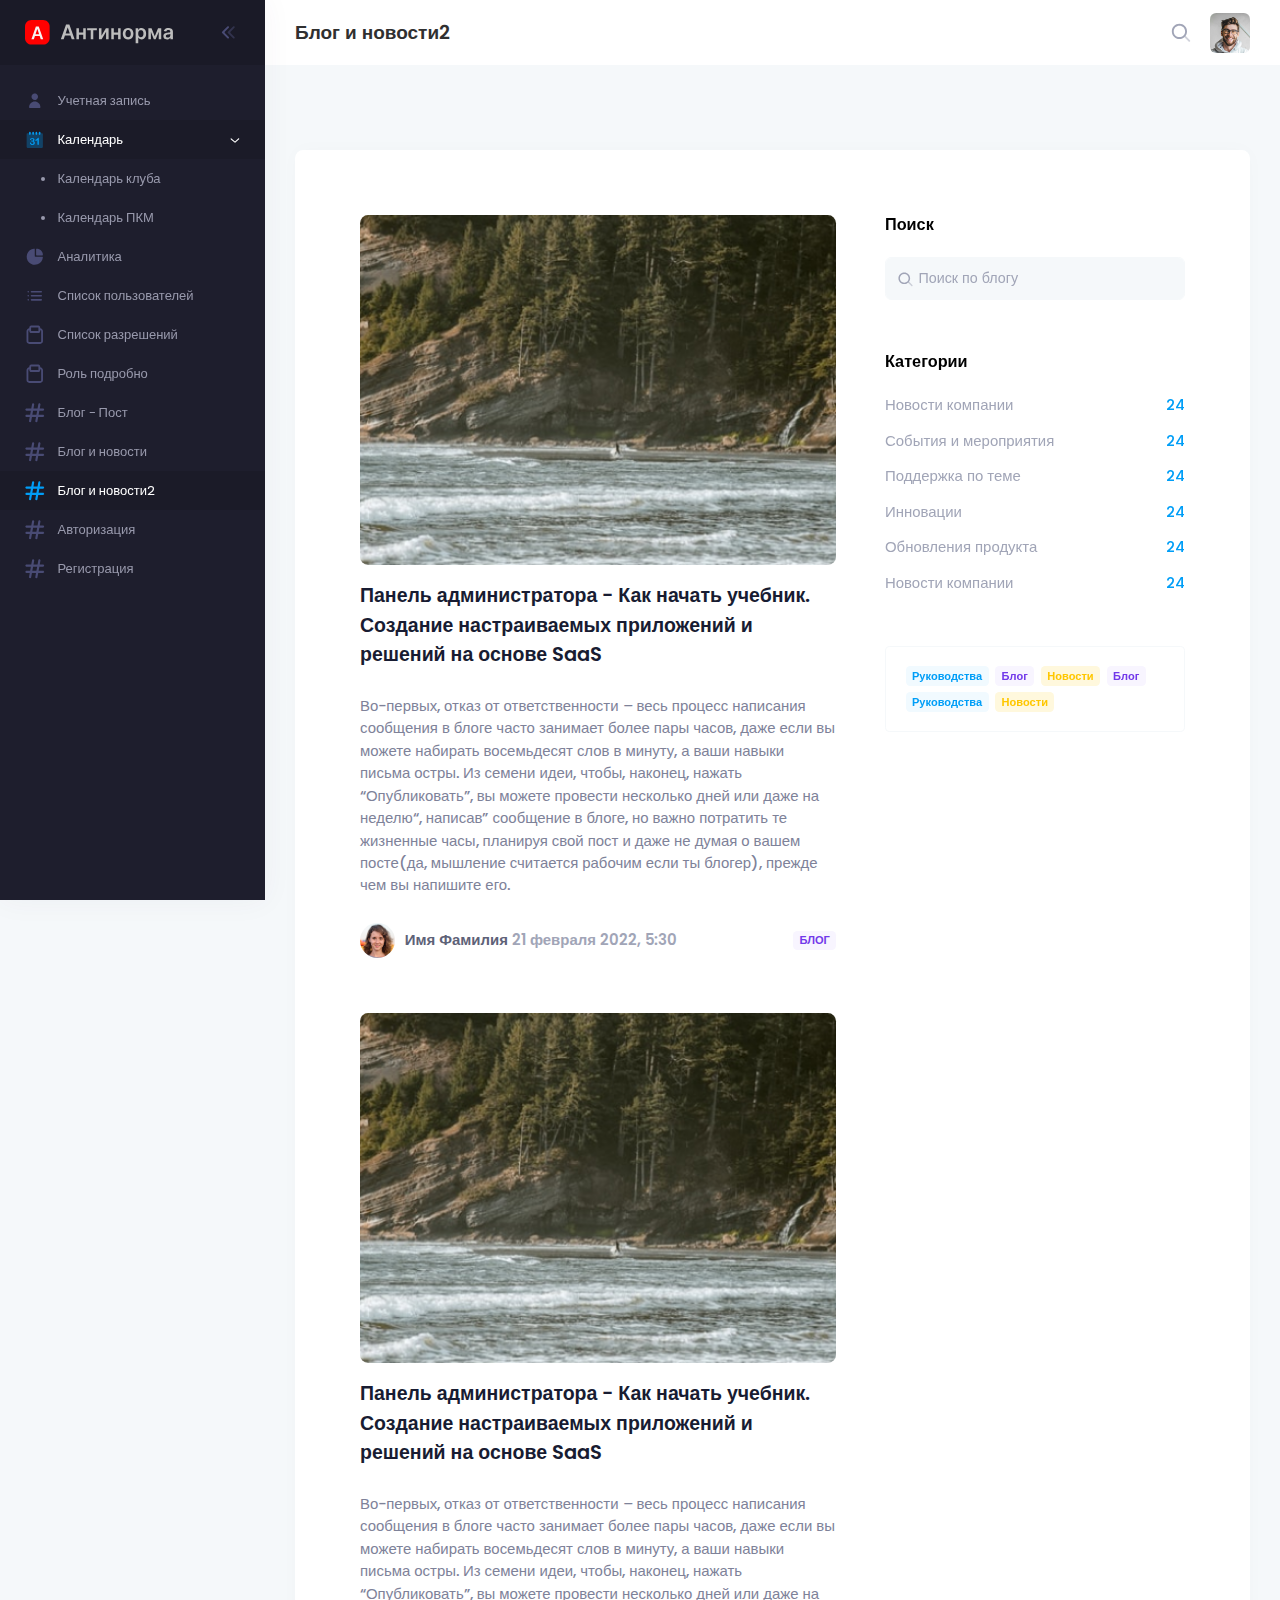
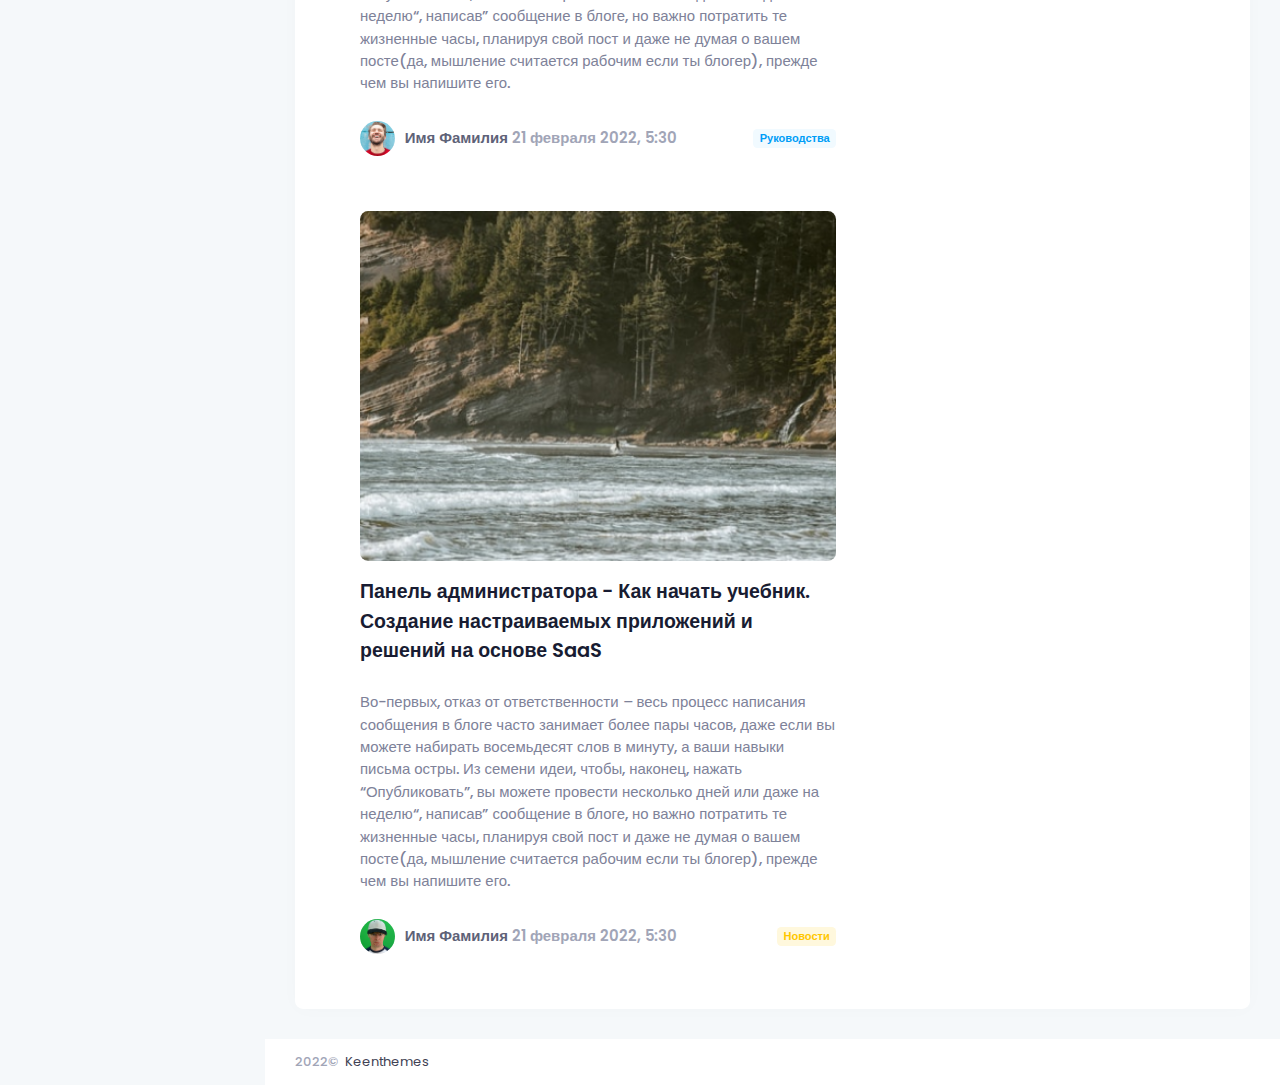
<file: blog-news.html>
<!DOCTYPE html>
<!--
Author: Keenthemes
Product Name: Metronic - Bootstrap 5 HTML, VueJS, React, Angular & Laravel Admin Dashboard Theme
Purchase: https://1.envato.market/EA4JP
Website: http://www.keenthemes.com
Contact: support@keenthemes.com
Follow: www.twitter.com/keenthemes
Dribbble: www.dribbble.com/keenthemes
Like: www.facebook.com/keenthemes
License: For each use you must have a valid license purchased only from above link in order to legally use the theme for your project.
-->
<html lang="en">
	<!--begin::Head-->
	<head><base href="">
		<title>Блог и новости</title>
		<meta charset="utf-8" />
		<meta name="description" content="The most advanced Bootstrap Admin Theme on Themeforest trusted by 94,000 beginners and professionals. Multi-demo, Dark Mode, RTL support and complete React, Angular, Vue &amp; Laravel versions. Grab your copy now and get life-time updates for free." />
		<meta name="keywords" content="Metronic, bootstrap, bootstrap 5, Angular, VueJs, React, Laravel, admin themes, web design, figma, web development, free templates, free admin themes, bootstrap theme, bootstrap template, bootstrap dashboard, bootstrap dak mode, bootstrap button, bootstrap datepicker, bootstrap timepicker, fullcalendar, datatables, flaticon" />
		<meta name="viewport" content="width=device-width, initial-scale=1" />
		<meta property="og:locale" content="en_US" />
		<meta property="og:type" content="article" />
		<meta property="og:title" content="Metronic - Bootstrap 5 HTML, VueJS, React, Angular &amp; Laravel Admin Dashboard Theme" />
		<meta property="og:url" content="https://keenthemes.com/metronic" />
		<meta property="og:site_name" content="Keenthemes | Metronic" />
		<link rel="canonical" href="https://preview.keenthemes.com/metronic8" />
		<link rel="shortcut icon" href="assets/media/logos/favicon.ico" />
		<!--begin::Fonts-->
		<link rel="stylesheet" href="https://fonts.googleapis.com/css?family=Poppins:300,400,500,600,700" />
		<!--end::Fonts-->
		<!--begin::Page Vendor Stylesheets(used by this page)-->
		<link href="assets/plugins/custom/datatables/datatables.bundle.css" rel="stylesheet" type="text/css" />
		<!--end::Page Vendor Stylesheets-->
		<!--begin::Global Stylesheets Bundle(used by all pages)-->
		<link href="assets/plugins/global/plugins.bundle.css" rel="stylesheet" type="text/css" />
		<link href="assets/css/style.bundle.css" rel="stylesheet" type="text/css" />
		<!--end::Global Stylesheets Bundle-->
	</head>
	<!--end::Head-->
	<!--begin::Body-->
	<body id="kt_body" class="header-fixed header-tablet-and-mobile-fixed toolbar-enabled toolbar-fixed aside-enabled aside-fixed" style="--kt-toolbar-height:55px;--kt-toolbar-height-tablet-and-mobile:55px">
		<!--begin::Main-->
		<!--begin::Root-->
		<div class="d-flex flex-column flex-root">
			<!--begin::Page-->
			<div class="page d-flex flex-row flex-column-fluid">
				<div id="kt_aside" class="aside aside-dark aside-hoverable" data-kt-drawer="true" data-kt-drawer-name="aside" data-kt-drawer-activate="{default: true, lg: false}" data-kt-drawer-overlay="true" data-kt-drawer-width="{default:'200px', '300px': '250px'}" data-kt-drawer-direction="start" data-kt-drawer-toggle="#kt_aside_mobile_toggle">
					<!--begin::Brand-->
					<div class="aside-logo flex-column-auto" id="kt_aside_logo">
						<!--begin::Logo-->
						<a href="./index.html">
							<img alt="Logo" src="assets/media/logos/anti-logo.svg" class="h-25px logo" />
						</a>
						<!--end::Logo-->
						<!--begin::Aside toggler-->
						<div id="kt_aside_toggle" class="btn btn-icon w-auto px-0 btn-active-color-primary aside-toggle" data-kt-toggle="true" data-kt-toggle-state="active" data-kt-toggle-target="body" data-kt-toggle-name="aside-minimize">
							<!--begin::Svg Icon | path: icons/duotune/arrows/arr079.svg-->
							<span class="svg-icon svg-icon-1 rotate-180">
								<svg xmlns="http://www.w3.org/2000/svg" width="24" height="24" viewBox="0 0 24 24" fill="none">
									<path opacity="0.5" d="M14.2657 11.4343L18.45 7.25C18.8642 6.83579 18.8642 6.16421 18.45 5.75C18.0358 5.33579 17.3642 5.33579 16.95 5.75L11.4071 11.2929C11.0166 11.6834 11.0166 12.3166 11.4071 12.7071L16.95 18.25C17.3642 18.6642 18.0358 18.6642 18.45 18.25C18.8642 17.8358 18.8642 17.1642 18.45 16.75L14.2657 12.5657C13.9533 12.2533 13.9533 11.7467 14.2657 11.4343Z" fill="black" />
									<path d="M8.2657 11.4343L12.45 7.25C12.8642 6.83579 12.8642 6.16421 12.45 5.75C12.0358 5.33579 11.3642 5.33579 10.95 5.75L5.40712 11.2929C5.01659 11.6834 5.01659 12.3166 5.40712 12.7071L10.95 18.25C11.3642 18.6642 12.0358 18.6642 12.45 18.25C12.8642 17.8358 12.8642 17.1642 12.45 16.75L8.2657 12.5657C7.95328 12.2533 7.95328 11.7467 8.2657 11.4343Z" fill="black" />
								</svg>
							</span>
							<!--end::Svg Icon-->
						</div>
						<!--end::Aside toggler-->
					</div>
					<!--end::Brand-->
						<!--begin::Aside menu-->
						<div class="aside-menu flex-column-fluid">
							<!--begin::Aside Menu-->
							<div class="hover-scroll-overlay-y my-5 my-lg-5" id="kt_aside_menu_wrapper" data-kt-scroll="true" data-kt-scroll-activate="{default: false, lg: true}" data-kt-scroll-height="auto" data-kt-scroll-dependencies="#kt_aside_logo, #kt_aside_footer" data-kt-scroll-wrappers="#kt_aside_menu" data-kt-scroll-offset="0">
								<!--begin::Menu-->
								<div class="menu menu-column menu-title-gray-800 menu-state-title-primary menu-state-icon-primary menu-state-bullet-primary menu-arrow-gray-500" id="#kt_aside_menu" data-kt-menu="true" data-kt-menu-expand="false">
								
									<div class="menu-item">
										<a class="menu-link" href="./index.html">
											<span class="menu-icon">
												<!--begin::Svg Icon | path: icons/duotune/general/gen014.svg-->
												<span class="svg-icon svg-icon-2">
													<svg width="18" height="18" viewBox="0 0 18 18" fill="none" xmlns="http://www.w3.org/2000/svg">
														<path d="M9 8.25C9.59334 8.25 10.1734 8.07405 10.6667 7.74441C11.1601 7.41477 11.5446 6.94623 11.7716 6.39805C11.9987 5.84987 12.0581 5.24667 11.9424 4.66473C11.8266 4.08279 11.5409 3.54824 11.1213 3.12868C10.7018 2.70912 10.1672 2.4234 9.58527 2.30765C9.00333 2.19189 8.40013 2.2513 7.85195 2.47836C7.30377 2.70543 6.83524 3.08994 6.50559 3.58329C6.17595 4.07664 6 4.65666 6 5.25C6 6.04565 6.31607 6.80871 6.87868 7.37132C7.44129 7.93393 8.20435 8.25 9 8.25Z" fill="white"/>
														<path d="M13.5 15.75C13.6989 15.75 13.8897 15.671 14.0303 15.5303C14.171 15.3897 14.25 15.1989 14.25 15C14.25 13.6076 13.6969 12.2723 12.7123 11.2877C11.7277 10.3031 10.3924 9.75 9 9.75C7.60761 9.75 6.27226 10.3031 5.28769 11.2877C4.30312 12.2723 3.75 13.6076 3.75 15C3.75 15.1989 3.82902 15.3897 3.96967 15.5303C4.11032 15.671 4.30109 15.75 4.5 15.75H13.5Z" fill="white"/>
														</svg>
														
												</span>
												<!--end::Svg Icon-->
											</span>
											<span class="menu-title">Учетная запись</span>
										</a>
									</div>
										<div data-kt-menu-trigger="click" class="menu-item  menu-accordion show">
										<span class="menu-link">
											<span class="menu-icon">
												<!--begin::Svg Icon | path: icons/duotune/ecommerce/ecm007.svg-->
												<span class="svg-icon svg-icon-2">
													<svg xmlns="http://www.w3.org/2000/svg" width="24" height="24" viewBox="0 0 24 24" fill="none">
														<path opacity="0.3" d="M21 22H3C2.4 22 2 21.6 2 21V5C2 4.4 2.4 4 3 4H21C21.6 4 22 4.4 22 5V21C22 21.6 21.6 22 21 22Z" fill="black" />
														<path d="M6 6C5.4 6 5 5.6 5 5V3C5 2.4 5.4 2 6 2C6.6 2 7 2.4 7 3V5C7 5.6 6.6 6 6 6ZM11 5V3C11 2.4 10.6 2 10 2C9.4 2 9 2.4 9 3V5C9 5.6 9.4 6 10 6C10.6 6 11 5.6 11 5ZM15 5V3C15 2.4 14.6 2 14 2C13.4 2 13 2.4 13 3V5C13 5.6 13.4 6 14 6C14.6 6 15 5.6 15 5ZM19 5V3C19 2.4 18.6 2 18 2C17.4 2 17 2.4 17 3V5C17 5.6 17.4 6 18 6C18.6 6 19 5.6 19 5Z" fill="black" />
														<path d="M8.8 13.1C9.2 13.1 9.5 13 9.7 12.8C9.9 12.6 10.1 12.3 10.1 11.9C10.1 11.6 10 11.3 9.8 11.1C9.6 10.9 9.3 10.8 9 10.8C8.8 10.8 8.59999 10.8 8.39999 10.9C8.19999 11 8.1 11.1 8 11.2C7.9 11.3 7.8 11.4 7.7 11.6C7.6 11.8 7.5 11.9 7.5 12.1C7.5 12.2 7.4 12.2 7.3 12.3C7.2 12.4 7.09999 12.4 6.89999 12.4C6.69999 12.4 6.6 12.3 6.5 12.2C6.4 12.1 6.3 11.9 6.3 11.7C6.3 11.5 6.4 11.3 6.5 11.1C6.6 10.9 6.8 10.7 7 10.5C7.2 10.3 7.49999 10.1 7.89999 10C8.29999 9.90003 8.60001 9.80003 9.10001 9.80003C9.50001 9.80003 9.80001 9.90003 10.1 10C10.4 10.1 10.7 10.3 10.9 10.4C11.1 10.5 11.3 10.8 11.4 11.1C11.5 11.4 11.6 11.6 11.6 11.9C11.6 12.3 11.5 12.6 11.3 12.9C11.1 13.2 10.9 13.5 10.6 13.7C10.9 13.9 11.2 14.1 11.4 14.3C11.6 14.5 11.8 14.7 11.9 15C12 15.3 12.1 15.5 12.1 15.8C12.1 16.2 12 16.5 11.9 16.8C11.8 17.1 11.5 17.4 11.3 17.7C11.1 18 10.7 18.2 10.3 18.3C9.9 18.4 9.5 18.5 9 18.5C8.5 18.5 8.1 18.4 7.7 18.2C7.3 18 7 17.8 6.8 17.6C6.6 17.4 6.4 17.1 6.3 16.8C6.2 16.5 6.10001 16.3 6.10001 16.1C6.10001 15.9 6.2 15.7 6.3 15.6C6.4 15.5 6.6 15.4 6.8 15.4C6.9 15.4 7.00001 15.4 7.10001 15.5C7.20001 15.6 7.3 15.6 7.3 15.7C7.5 16.2 7.7 16.6 8 16.9C8.3 17.2 8.6 17.3 9 17.3C9.2 17.3 9.5 17.2 9.7 17.1C9.9 17 10.1 16.8 10.3 16.6C10.5 16.4 10.5 16.1 10.5 15.8C10.5 15.3 10.4 15 10.1 14.7C9.80001 14.4 9.50001 14.3 9.10001 14.3C9.00001 14.3 8.9 14.3 8.7 14.3C8.5 14.3 8.39999 14.3 8.39999 14.3C8.19999 14.3 7.99999 14.2 7.89999 14.1C7.79999 14 7.7 13.8 7.7 13.7C7.7 13.5 7.79999 13.4 7.89999 13.2C7.99999 13 8.2 13 8.5 13H8.8V13.1ZM15.3 17.5V12.2C14.3 13 13.6 13.3 13.3 13.3C13.1 13.3 13 13.2 12.9 13.1C12.8 13 12.7 12.8 12.7 12.6C12.7 12.4 12.8 12.3 12.9 12.2C13 12.1 13.2 12 13.6 11.8C14.1 11.6 14.5 11.3 14.7 11.1C14.9 10.9 15.2 10.6 15.5 10.3C15.8 10 15.9 9.80003 15.9 9.70003C15.9 9.60003 16.1 9.60004 16.3 9.60004C16.5 9.60004 16.7 9.70003 16.8 9.80003C16.9 9.90003 17 10.2 17 10.5V17.2C17 18 16.7 18.4 16.2 18.4C16 18.4 15.8 18.3 15.6 18.2C15.4 18.1 15.3 17.8 15.3 17.5Z" fill="black" />
													</svg>
												</span>
												<!--end::Svg Icon-->
											</span>
											<span class="menu-title">Календарь</span>
											<span class="menu-arrow"></span>
										</span>
										<div class="menu-sub menu-sub-accordion menu-active-bg">
											<div class="menu-item">
												<a class="menu-link" href="./calendar.html">
													<span class="menu-bullet">
														<span class="bullet bullet-dot"></span>
													</span>
													<span class="menu-title">Календарь клуба</span>
												</a>
											</div>
											<div class="menu-item ">
												<a class="menu-link " href="./calendar.html">
													<span class="menu-bullet">
														<span class="bullet bullet-dot"></span>
													</span>
													<span class="menu-title">Календарь ПКМ</span>
												</a>
											</div>
										</div>
										<div class="menu-item">
											<a class="menu-link" href="./analitics.html">
												<span class="menu-icon">
													<!--begin::Svg Icon | path: icons/duotune/general/gen014.svg-->
													<span class="svg-icon svg-icon-2">
														<svg width="18" height="18" viewBox="0 0 18 18" fill="none" xmlns="http://www.w3.org/2000/svg">
															<path d="M10.8749 7.7475H15.8774C16.0425 7.7475 16.2009 7.68191 16.3176 7.56517C16.4344 7.44843 16.4999 7.2901 16.4999 7.125C16.4999 5.63316 15.9073 4.20242 14.8524 3.14752C13.7975 2.09263 12.3668 1.5 10.8749 1.5C10.7098 1.5 10.5515 1.56558 10.4348 1.68233C10.318 1.79907 10.2524 1.9574 10.2524 2.1225V7.125C10.2524 7.2901 10.318 7.44843 10.4348 7.56517C10.5515 7.68191 10.7098 7.7475 10.8749 7.7475Z" fill="#696969"/>
															<path d="M15.8099 9H9.69744C9.60782 9 9.51907 8.98235 9.43626 8.94805C9.35346 8.91375 9.27822 8.86348 9.21484 8.8001C9.15147 8.73672 9.10119 8.66149 9.0669 8.57868C9.0326 8.49588 9.01494 8.40713 9.01494 8.3175V2.19C9.01552 2.09272 8.99552 1.99641 8.95625 1.9074C8.91698 1.81839 8.85934 1.7387 8.7871 1.67354C8.71486 1.60838 8.62965 1.55923 8.53708 1.52933C8.4445 1.49942 8.34665 1.48942 8.24994 1.5C6.84201 1.6495 5.50514 2.19448 4.39395 3.07192C3.28276 3.94935 2.44263 5.1234 1.97072 6.4583C1.49882 7.79319 1.4144 9.2344 1.72725 10.6153C2.04009 11.9961 2.73741 13.2602 3.73857 14.2614C4.73973 15.2625 6.00383 15.9599 7.38469 16.2727C8.76555 16.5855 10.2068 16.5011 11.5416 16.0292C12.8765 15.5573 14.0506 14.7172 14.928 13.606C15.8055 12.4948 16.3504 11.1579 16.4999 9.75C16.5083 9.65447 16.4966 9.55826 16.4657 9.46749C16.4348 9.37672 16.3853 9.2934 16.3204 9.22283C16.2554 9.15226 16.1765 9.096 16.0886 9.05763C16.0007 9.01926 15.9058 8.99964 15.8099 9Z" fill="#4A4A4A"/>
															</svg>
															
															
													</span>
													<!--end::Svg Icon-->
												</span>
												<span class="menu-title">Аналитика</span>
											</a>
										</div>
										<div class="menu-item">
											<a class="menu-link" href="./list.html">
												<span class="menu-icon">
													<!--begin::Svg Icon | path: icons/duotune/general/gen014.svg-->
													<span class="svg-icon svg-icon-2">
														<svg width="18" height="18" viewBox="0 0 18 18" fill="none" xmlns="http://www.w3.org/2000/svg">
															<path d="M3 6C3.41421 6 3.75 5.66421 3.75 5.25C3.75 4.83579 3.41421 4.5 3 4.5C2.58579 4.5 2.25 4.83579 2.25 5.25C2.25 5.66421 2.58579 6 3 6Z" fill="#4A4A4A"/>
															<path d="M3 9.75C3.41421 9.75 3.75 9.41421 3.75 9C3.75 8.58579 3.41421 8.25 3 8.25C2.58579 8.25 2.25 8.58579 2.25 9C2.25 9.41421 2.58579 9.75 3 9.75Z" fill="#4A4A4A"/>
															<path d="M3 13.5C3.41421 13.5 3.75 13.1642 3.75 12.75C3.75 12.3358 3.41421 12 3 12C2.58579 12 2.25 12.3358 2.25 12.75C2.25 13.1642 2.58579 13.5 3 13.5Z" fill="#4A4A4A"/>
															<path d="M15.045 8.25H5.955C5.56564 8.25 5.25 8.56564 5.25 8.955V9.045C5.25 9.43436 5.56564 9.75 5.955 9.75H15.045C15.4344 9.75 15.75 9.43436 15.75 9.045V8.955C15.75 8.56564 15.4344 8.25 15.045 8.25Z" fill="#696969"/>
															<path d="M15.045 12H5.955C5.56564 12 5.25 12.3156 5.25 12.705V12.795C5.25 13.1844 5.56564 13.5 5.955 13.5H15.045C15.4344 13.5 15.75 13.1844 15.75 12.795V12.705C15.75 12.3156 15.4344 12 15.045 12Z" fill="#696969"/>
															<path d="M15.045 4.5H5.955C5.56564 4.5 5.25 4.81564 5.25 5.205V5.295C5.25 5.68436 5.56564 6 5.955 6H15.045C15.4344 6 15.75 5.68436 15.75 5.295V5.205C15.75 4.81564 15.4344 4.5 15.045 4.5Z" fill="#696969"/>
															</svg>
													</span>
													<!--end::Svg Icon-->
												</span>
												<span class="menu-title">Список пользователей</span>
											</a>
										</div>
										<div class="menu-item">
											<a class="menu-link" href="./list-raz.html">
												<span class="menu-icon">
													<!--begin::Svg Icon | path: icons/duotune/general/gen014.svg-->
													<span class="svg-icon svg-icon-2">
														<svg width="14" height="16" viewBox="0 0 14 16" fill="none" xmlns="http://www.w3.org/2000/svg">
															<path d="M11.5 2.75V2C11.5 1.60218 11.342 1.22064 11.0607 0.93934C10.7794 0.658035 10.3978 0.5 10 0.5H4C3.60218 0.5 3.22064 0.658035 2.93934 0.93934C2.65804 1.22064 2.5 1.60218 2.5 2V2.75C1.90326 2.75 1.33097 2.98705 0.90901 3.40901C0.487053 3.83097 0.25 4.40326 0.25 5V13.25C0.25 13.8467 0.487053 14.419 0.90901 14.841C1.33097 15.2629 1.90326 15.5 2.5 15.5H11.5C12.0967 15.5 12.669 15.2629 13.091 14.841C13.5129 14.419 13.75 13.8467 13.75 13.25V5C13.75 4.40326 13.5129 3.83097 13.091 3.40901C12.669 2.98705 12.0967 2.75 11.5 2.75ZM4 2H10V5H4V2ZM12.25 13.25C12.25 13.4489 12.171 13.6397 12.0303 13.7803C11.8897 13.921 11.6989 14 11.5 14H2.5C2.30109 14 2.11032 13.921 1.96967 13.7803C1.82902 13.6397 1.75 13.4489 1.75 13.25V5C1.75 4.80109 1.82902 4.61032 1.96967 4.46967C2.11032 4.32902 2.30109 4.25 2.5 4.25V5C2.5 5.39782 2.65804 5.77936 2.93934 6.06066C3.22064 6.34196 3.60218 6.5 4 6.5H10C10.3978 6.5 10.7794 6.34196 11.0607 6.06066C11.342 5.77936 11.5 5.39782 11.5 5V4.25C11.6989 4.25 11.8897 4.32902 12.0303 4.46967C12.171 4.61032 12.25 4.80109 12.25 5V13.25Z" fill="#696969"/>
															</svg>
															
													</span>
													<!--end::Svg Icon-->
												</span>
												<span class="menu-title">Список разрешений</span>
											</a>
										</div>
										<div class="menu-item">
											<a class="menu-link" href="./role-detail.html">
												<span class="menu-icon">
													<!--begin::Svg Icon | path: icons/duotune/general/gen014.svg-->
													<span class="svg-icon svg-icon-2">
														<svg width="14" height="16" viewBox="0 0 14 16" fill="none" xmlns="http://www.w3.org/2000/svg">
															<path d="M11.5 2.75V2C11.5 1.60218 11.342 1.22064 11.0607 0.93934C10.7794 0.658035 10.3978 0.5 10 0.5H4C3.60218 0.5 3.22064 0.658035 2.93934 0.93934C2.65804 1.22064 2.5 1.60218 2.5 2V2.75C1.90326 2.75 1.33097 2.98705 0.90901 3.40901C0.487053 3.83097 0.25 4.40326 0.25 5V13.25C0.25 13.8467 0.487053 14.419 0.90901 14.841C1.33097 15.2629 1.90326 15.5 2.5 15.5H11.5C12.0967 15.5 12.669 15.2629 13.091 14.841C13.5129 14.419 13.75 13.8467 13.75 13.25V5C13.75 4.40326 13.5129 3.83097 13.091 3.40901C12.669 2.98705 12.0967 2.75 11.5 2.75ZM4 2H10V5H4V2ZM12.25 13.25C12.25 13.4489 12.171 13.6397 12.0303 13.7803C11.8897 13.921 11.6989 14 11.5 14H2.5C2.30109 14 2.11032 13.921 1.96967 13.7803C1.82902 13.6397 1.75 13.4489 1.75 13.25V5C1.75 4.80109 1.82902 4.61032 1.96967 4.46967C2.11032 4.32902 2.30109 4.25 2.5 4.25V5C2.5 5.39782 2.65804 5.77936 2.93934 6.06066C3.22064 6.34196 3.60218 6.5 4 6.5H10C10.3978 6.5 10.7794 6.34196 11.0607 6.06066C11.342 5.77936 11.5 5.39782 11.5 5V4.25C11.6989 4.25 11.8897 4.32902 12.0303 4.46967C12.171 4.61032 12.25 4.80109 12.25 5V13.25Z" fill="#696969"/>
															</svg>
															
													</span>
													<!--end::Svg Icon-->
												</span>
												<span class="menu-title">Роль подробно</span>
											</a>
										</div>
										<div class="menu-item">
											<a class="menu-link" href="./post.html">
												<span class="menu-icon">
													<!--begin::Svg Icon | path: icons/duotune/general/gen014.svg-->
													<span class="svg-icon svg-icon-2">
														<svg width="14" height="14" viewBox="0 0 14 14" fill="none" xmlns="http://www.w3.org/2000/svg">
															<path d="M13 8.5H9.775L10.3225 5.5H13C13.1989 5.5 13.3897 5.42098 13.5303 5.28033C13.671 5.13968 13.75 4.94891 13.75 4.75C13.75 4.55109 13.671 4.36032 13.5303 4.21967C13.3897 4.07902 13.1989 4 13 4H10.5925L11.11 1.1425C11.1304 1.04223 11.1302 0.938834 11.1092 0.838678C11.0881 0.738522 11.0469 0.643724 10.9879 0.560119C10.9288 0.476515 10.8533 0.405872 10.766 0.352539C10.6787 0.299205 10.5813 0.26431 10.48 0.25C10.3792 0.225998 10.2746 0.223125 10.1727 0.241561C10.0708 0.259997 9.97378 0.299344 9.88782 0.35712C9.80186 0.414897 9.7288 0.489852 9.67324 0.577262C9.61768 0.664672 9.58082 0.762643 9.565 0.865L9.0025 4H6.0925L6.61 1.1425C6.63045 1.04223 6.63016 0.938834 6.60915 0.838678C6.58815 0.738522 6.54687 0.643724 6.48785 0.560119C6.42884 0.476515 6.35334 0.405872 6.266 0.352539C6.17866 0.299205 6.08133 0.26431 5.98 0.25C5.87925 0.225998 5.77461 0.223125 5.67269 0.241561C5.57078 0.259997 5.47378 0.299344 5.38782 0.35712C5.30186 0.414897 5.2288 0.489852 5.17324 0.577262C5.11768 0.664672 5.08082 0.762643 5.065 0.865L4.5025 4H1C0.801088 4 0.610322 4.07902 0.46967 4.21967C0.329018 4.36032 0.25 4.55109 0.25 4.75C0.25 4.94891 0.329018 5.13968 0.46967 5.28033C0.610322 5.42098 0.801088 5.5 1 5.5H4.225L3.6775 8.5H1C0.801088 8.5 0.610322 8.57902 0.46967 8.71967C0.329018 8.86032 0.25 9.05109 0.25 9.25C0.25 9.44891 0.329018 9.63968 0.46967 9.78033C0.610322 9.92098 0.801088 10 1 10H3.4075L2.89 12.8575C2.86955 12.9578 2.86984 13.0612 2.89085 13.1613C2.91185 13.2615 2.95313 13.3563 3.01215 13.4399C3.07116 13.5235 3.14666 13.5941 3.234 13.6475C3.32134 13.7008 3.41867 13.7357 3.52 13.75C3.62075 13.774 3.72539 13.7769 3.82731 13.7584C3.92922 13.74 4.02622 13.7007 4.11218 13.6429C4.19814 13.5851 4.2712 13.5101 4.32676 13.4227C4.38232 13.3353 4.41918 13.2374 4.435 13.135L4.9975 10H7.9075L7.39 12.8575C7.36955 12.9578 7.36984 13.0612 7.39085 13.1613C7.41185 13.2615 7.45313 13.3563 7.51215 13.4399C7.57116 13.5235 7.64666 13.5941 7.734 13.6475C7.82134 13.7008 7.91867 13.7357 8.02 13.75C8.12075 13.774 8.22539 13.7769 8.32731 13.7584C8.42922 13.74 8.52622 13.7007 8.61218 13.6429C8.69814 13.5851 8.7712 13.5101 8.82676 13.4227C8.88232 13.3353 8.91918 13.2374 8.935 13.135L9.4975 10H13C13.1989 10 13.3897 9.92098 13.5303 9.78033C13.671 9.63968 13.75 9.44891 13.75 9.25C13.75 9.05109 13.671 8.86032 13.5303 8.71967C13.3897 8.57902 13.1989 8.5 13 8.5ZM5.275 8.5L5.8225 5.5H8.725L8.1775 8.5H5.275Z" fill="#696969"/>
															</svg>
															
															
													</span>
													<!--end::Svg Icon-->
												</span>
												<span class="menu-title">Блог - Пост</span>
											</a>
										</div>
									</div>
									<div class="menu-item">
										<a class="menu-link" href="./blog-latest.html">
											<span class="menu-icon">
												<!--begin::Svg Icon | path: icons/duotune/general/gen014.svg-->
												<span class="svg-icon svg-icon-2">
													<svg width="14" height="14" viewBox="0 0 14 14" fill="none" xmlns="http://www.w3.org/2000/svg">
														<path d="M13 8.5H9.775L10.3225 5.5H13C13.1989 5.5 13.3897 5.42098 13.5303 5.28033C13.671 5.13968 13.75 4.94891 13.75 4.75C13.75 4.55109 13.671 4.36032 13.5303 4.21967C13.3897 4.07902 13.1989 4 13 4H10.5925L11.11 1.1425C11.1304 1.04223 11.1302 0.938834 11.1092 0.838678C11.0881 0.738522 11.0469 0.643724 10.9879 0.560119C10.9288 0.476515 10.8533 0.405872 10.766 0.352539C10.6787 0.299205 10.5813 0.26431 10.48 0.25C10.3792 0.225998 10.2746 0.223125 10.1727 0.241561C10.0708 0.259997 9.97378 0.299344 9.88782 0.35712C9.80186 0.414897 9.7288 0.489852 9.67324 0.577262C9.61768 0.664672 9.58082 0.762643 9.565 0.865L9.0025 4H6.0925L6.61 1.1425C6.63045 1.04223 6.63016 0.938834 6.60915 0.838678C6.58815 0.738522 6.54687 0.643724 6.48785 0.560119C6.42884 0.476515 6.35334 0.405872 6.266 0.352539C6.17866 0.299205 6.08133 0.26431 5.98 0.25C5.87925 0.225998 5.77461 0.223125 5.67269 0.241561C5.57078 0.259997 5.47378 0.299344 5.38782 0.35712C5.30186 0.414897 5.2288 0.489852 5.17324 0.577262C5.11768 0.664672 5.08082 0.762643 5.065 0.865L4.5025 4H1C0.801088 4 0.610322 4.07902 0.46967 4.21967C0.329018 4.36032 0.25 4.55109 0.25 4.75C0.25 4.94891 0.329018 5.13968 0.46967 5.28033C0.610322 5.42098 0.801088 5.5 1 5.5H4.225L3.6775 8.5H1C0.801088 8.5 0.610322 8.57902 0.46967 8.71967C0.329018 8.86032 0.25 9.05109 0.25 9.25C0.25 9.44891 0.329018 9.63968 0.46967 9.78033C0.610322 9.92098 0.801088 10 1 10H3.4075L2.89 12.8575C2.86955 12.9578 2.86984 13.0612 2.89085 13.1613C2.91185 13.2615 2.95313 13.3563 3.01215 13.4399C3.07116 13.5235 3.14666 13.5941 3.234 13.6475C3.32134 13.7008 3.41867 13.7357 3.52 13.75C3.62075 13.774 3.72539 13.7769 3.82731 13.7584C3.92922 13.74 4.02622 13.7007 4.11218 13.6429C4.19814 13.5851 4.2712 13.5101 4.32676 13.4227C4.38232 13.3353 4.41918 13.2374 4.435 13.135L4.9975 10H7.9075L7.39 12.8575C7.36955 12.9578 7.36984 13.0612 7.39085 13.1613C7.41185 13.2615 7.45313 13.3563 7.51215 13.4399C7.57116 13.5235 7.64666 13.5941 7.734 13.6475C7.82134 13.7008 7.91867 13.7357 8.02 13.75C8.12075 13.774 8.22539 13.7769 8.32731 13.7584C8.42922 13.74 8.52622 13.7007 8.61218 13.6429C8.69814 13.5851 8.7712 13.5101 8.82676 13.4227C8.88232 13.3353 8.91918 13.2374 8.935 13.135L9.4975 10H13C13.1989 10 13.3897 9.92098 13.5303 9.78033C13.671 9.63968 13.75 9.44891 13.75 9.25C13.75 9.05109 13.671 8.86032 13.5303 8.71967C13.3897 8.57902 13.1989 8.5 13 8.5ZM5.275 8.5L5.8225 5.5H8.725L8.1775 8.5H5.275Z" fill="#696969"/>
														</svg>
														
														
												</span>
												<!--end::Svg Icon-->
											</span>
											<span class="menu-title">Блог и новости</span>
										</a>
									</div>
									<div class="menu-item here">
										<a class="menu-link" href="./blog-news.html">
											<span class="menu-icon">
												<!--begin::Svg Icon | path: icons/duotune/general/gen014.svg-->
												<span class="svg-icon svg-icon-2">
													<svg width="14" height="14" viewBox="0 0 14 14" fill="none" xmlns="http://www.w3.org/2000/svg">
														<path d="M13 8.5H9.775L10.3225 5.5H13C13.1989 5.5 13.3897 5.42098 13.5303 5.28033C13.671 5.13968 13.75 4.94891 13.75 4.75C13.75 4.55109 13.671 4.36032 13.5303 4.21967C13.3897 4.07902 13.1989 4 13 4H10.5925L11.11 1.1425C11.1304 1.04223 11.1302 0.938834 11.1092 0.838678C11.0881 0.738522 11.0469 0.643724 10.9879 0.560119C10.9288 0.476515 10.8533 0.405872 10.766 0.352539C10.6787 0.299205 10.5813 0.26431 10.48 0.25C10.3792 0.225998 10.2746 0.223125 10.1727 0.241561C10.0708 0.259997 9.97378 0.299344 9.88782 0.35712C9.80186 0.414897 9.7288 0.489852 9.67324 0.577262C9.61768 0.664672 9.58082 0.762643 9.565 0.865L9.0025 4H6.0925L6.61 1.1425C6.63045 1.04223 6.63016 0.938834 6.60915 0.838678C6.58815 0.738522 6.54687 0.643724 6.48785 0.560119C6.42884 0.476515 6.35334 0.405872 6.266 0.352539C6.17866 0.299205 6.08133 0.26431 5.98 0.25C5.87925 0.225998 5.77461 0.223125 5.67269 0.241561C5.57078 0.259997 5.47378 0.299344 5.38782 0.35712C5.30186 0.414897 5.2288 0.489852 5.17324 0.577262C5.11768 0.664672 5.08082 0.762643 5.065 0.865L4.5025 4H1C0.801088 4 0.610322 4.07902 0.46967 4.21967C0.329018 4.36032 0.25 4.55109 0.25 4.75C0.25 4.94891 0.329018 5.13968 0.46967 5.28033C0.610322 5.42098 0.801088 5.5 1 5.5H4.225L3.6775 8.5H1C0.801088 8.5 0.610322 8.57902 0.46967 8.71967C0.329018 8.86032 0.25 9.05109 0.25 9.25C0.25 9.44891 0.329018 9.63968 0.46967 9.78033C0.610322 9.92098 0.801088 10 1 10H3.4075L2.89 12.8575C2.86955 12.9578 2.86984 13.0612 2.89085 13.1613C2.91185 13.2615 2.95313 13.3563 3.01215 13.4399C3.07116 13.5235 3.14666 13.5941 3.234 13.6475C3.32134 13.7008 3.41867 13.7357 3.52 13.75C3.62075 13.774 3.72539 13.7769 3.82731 13.7584C3.92922 13.74 4.02622 13.7007 4.11218 13.6429C4.19814 13.5851 4.2712 13.5101 4.32676 13.4227C4.38232 13.3353 4.41918 13.2374 4.435 13.135L4.9975 10H7.9075L7.39 12.8575C7.36955 12.9578 7.36984 13.0612 7.39085 13.1613C7.41185 13.2615 7.45313 13.3563 7.51215 13.4399C7.57116 13.5235 7.64666 13.5941 7.734 13.6475C7.82134 13.7008 7.91867 13.7357 8.02 13.75C8.12075 13.774 8.22539 13.7769 8.32731 13.7584C8.42922 13.74 8.52622 13.7007 8.61218 13.6429C8.69814 13.5851 8.7712 13.5101 8.82676 13.4227C8.88232 13.3353 8.91918 13.2374 8.935 13.135L9.4975 10H13C13.1989 10 13.3897 9.92098 13.5303 9.78033C13.671 9.63968 13.75 9.44891 13.75 9.25C13.75 9.05109 13.671 8.86032 13.5303 8.71967C13.3897 8.57902 13.1989 8.5 13 8.5ZM5.275 8.5L5.8225 5.5H8.725L8.1775 8.5H5.275Z" fill="#696969"/>
														</svg>
														
														
												</span>
												<!--end::Svg Icon-->
											</span>
											<span class="menu-title">Блог и новости2</span>
										</a>
									</div>
									<div class="menu-item">
										<a class="menu-link" href="./auth.html">
											<span class="menu-icon">
												<!--begin::Svg Icon | path: icons/duotune/general/gen014.svg-->
												<span class="svg-icon svg-icon-2">
													<svg width="14" height="14" viewBox="0 0 14 14" fill="none" xmlns="http://www.w3.org/2000/svg">
														<path d="M13 8.5H9.775L10.3225 5.5H13C13.1989 5.5 13.3897 5.42098 13.5303 5.28033C13.671 5.13968 13.75 4.94891 13.75 4.75C13.75 4.55109 13.671 4.36032 13.5303 4.21967C13.3897 4.07902 13.1989 4 13 4H10.5925L11.11 1.1425C11.1304 1.04223 11.1302 0.938834 11.1092 0.838678C11.0881 0.738522 11.0469 0.643724 10.9879 0.560119C10.9288 0.476515 10.8533 0.405872 10.766 0.352539C10.6787 0.299205 10.5813 0.26431 10.48 0.25C10.3792 0.225998 10.2746 0.223125 10.1727 0.241561C10.0708 0.259997 9.97378 0.299344 9.88782 0.35712C9.80186 0.414897 9.7288 0.489852 9.67324 0.577262C9.61768 0.664672 9.58082 0.762643 9.565 0.865L9.0025 4H6.0925L6.61 1.1425C6.63045 1.04223 6.63016 0.938834 6.60915 0.838678C6.58815 0.738522 6.54687 0.643724 6.48785 0.560119C6.42884 0.476515 6.35334 0.405872 6.266 0.352539C6.17866 0.299205 6.08133 0.26431 5.98 0.25C5.87925 0.225998 5.77461 0.223125 5.67269 0.241561C5.57078 0.259997 5.47378 0.299344 5.38782 0.35712C5.30186 0.414897 5.2288 0.489852 5.17324 0.577262C5.11768 0.664672 5.08082 0.762643 5.065 0.865L4.5025 4H1C0.801088 4 0.610322 4.07902 0.46967 4.21967C0.329018 4.36032 0.25 4.55109 0.25 4.75C0.25 4.94891 0.329018 5.13968 0.46967 5.28033C0.610322 5.42098 0.801088 5.5 1 5.5H4.225L3.6775 8.5H1C0.801088 8.5 0.610322 8.57902 0.46967 8.71967C0.329018 8.86032 0.25 9.05109 0.25 9.25C0.25 9.44891 0.329018 9.63968 0.46967 9.78033C0.610322 9.92098 0.801088 10 1 10H3.4075L2.89 12.8575C2.86955 12.9578 2.86984 13.0612 2.89085 13.1613C2.91185 13.2615 2.95313 13.3563 3.01215 13.4399C3.07116 13.5235 3.14666 13.5941 3.234 13.6475C3.32134 13.7008 3.41867 13.7357 3.52 13.75C3.62075 13.774 3.72539 13.7769 3.82731 13.7584C3.92922 13.74 4.02622 13.7007 4.11218 13.6429C4.19814 13.5851 4.2712 13.5101 4.32676 13.4227C4.38232 13.3353 4.41918 13.2374 4.435 13.135L4.9975 10H7.9075L7.39 12.8575C7.36955 12.9578 7.36984 13.0612 7.39085 13.1613C7.41185 13.2615 7.45313 13.3563 7.51215 13.4399C7.57116 13.5235 7.64666 13.5941 7.734 13.6475C7.82134 13.7008 7.91867 13.7357 8.02 13.75C8.12075 13.774 8.22539 13.7769 8.32731 13.7584C8.42922 13.74 8.52622 13.7007 8.61218 13.6429C8.69814 13.5851 8.7712 13.5101 8.82676 13.4227C8.88232 13.3353 8.91918 13.2374 8.935 13.135L9.4975 10H13C13.1989 10 13.3897 9.92098 13.5303 9.78033C13.671 9.63968 13.75 9.44891 13.75 9.25C13.75 9.05109 13.671 8.86032 13.5303 8.71967C13.3897 8.57902 13.1989 8.5 13 8.5ZM5.275 8.5L5.8225 5.5H8.725L8.1775 8.5H5.275Z" fill="#696969"/>
														</svg>
														
														
												</span>
												<!--end::Svg Icon-->
											</span>
											<span class="menu-title">Авторизация</span>
										</a>
									</div>
									<div class="menu-item">
										<a class="menu-link" href="./reg.html">
											<span class="menu-icon">
												<!--begin::Svg Icon | path: icons/duotune/general/gen014.svg-->
												<span class="svg-icon svg-icon-2">
													<svg width="14" height="14" viewBox="0 0 14 14" fill="none" xmlns="http://www.w3.org/2000/svg">
														<path d="M13 8.5H9.775L10.3225 5.5H13C13.1989 5.5 13.3897 5.42098 13.5303 5.28033C13.671 5.13968 13.75 4.94891 13.75 4.75C13.75 4.55109 13.671 4.36032 13.5303 4.21967C13.3897 4.07902 13.1989 4 13 4H10.5925L11.11 1.1425C11.1304 1.04223 11.1302 0.938834 11.1092 0.838678C11.0881 0.738522 11.0469 0.643724 10.9879 0.560119C10.9288 0.476515 10.8533 0.405872 10.766 0.352539C10.6787 0.299205 10.5813 0.26431 10.48 0.25C10.3792 0.225998 10.2746 0.223125 10.1727 0.241561C10.0708 0.259997 9.97378 0.299344 9.88782 0.35712C9.80186 0.414897 9.7288 0.489852 9.67324 0.577262C9.61768 0.664672 9.58082 0.762643 9.565 0.865L9.0025 4H6.0925L6.61 1.1425C6.63045 1.04223 6.63016 0.938834 6.60915 0.838678C6.58815 0.738522 6.54687 0.643724 6.48785 0.560119C6.42884 0.476515 6.35334 0.405872 6.266 0.352539C6.17866 0.299205 6.08133 0.26431 5.98 0.25C5.87925 0.225998 5.77461 0.223125 5.67269 0.241561C5.57078 0.259997 5.47378 0.299344 5.38782 0.35712C5.30186 0.414897 5.2288 0.489852 5.17324 0.577262C5.11768 0.664672 5.08082 0.762643 5.065 0.865L4.5025 4H1C0.801088 4 0.610322 4.07902 0.46967 4.21967C0.329018 4.36032 0.25 4.55109 0.25 4.75C0.25 4.94891 0.329018 5.13968 0.46967 5.28033C0.610322 5.42098 0.801088 5.5 1 5.5H4.225L3.6775 8.5H1C0.801088 8.5 0.610322 8.57902 0.46967 8.71967C0.329018 8.86032 0.25 9.05109 0.25 9.25C0.25 9.44891 0.329018 9.63968 0.46967 9.78033C0.610322 9.92098 0.801088 10 1 10H3.4075L2.89 12.8575C2.86955 12.9578 2.86984 13.0612 2.89085 13.1613C2.91185 13.2615 2.95313 13.3563 3.01215 13.4399C3.07116 13.5235 3.14666 13.5941 3.234 13.6475C3.32134 13.7008 3.41867 13.7357 3.52 13.75C3.62075 13.774 3.72539 13.7769 3.82731 13.7584C3.92922 13.74 4.02622 13.7007 4.11218 13.6429C4.19814 13.5851 4.2712 13.5101 4.32676 13.4227C4.38232 13.3353 4.41918 13.2374 4.435 13.135L4.9975 10H7.9075L7.39 12.8575C7.36955 12.9578 7.36984 13.0612 7.39085 13.1613C7.41185 13.2615 7.45313 13.3563 7.51215 13.4399C7.57116 13.5235 7.64666 13.5941 7.734 13.6475C7.82134 13.7008 7.91867 13.7357 8.02 13.75C8.12075 13.774 8.22539 13.7769 8.32731 13.7584C8.42922 13.74 8.52622 13.7007 8.61218 13.6429C8.69814 13.5851 8.7712 13.5101 8.82676 13.4227C8.88232 13.3353 8.91918 13.2374 8.935 13.135L9.4975 10H13C13.1989 10 13.3897 9.92098 13.5303 9.78033C13.671 9.63968 13.75 9.44891 13.75 9.25C13.75 9.05109 13.671 8.86032 13.5303 8.71967C13.3897 8.57902 13.1989 8.5 13 8.5ZM5.275 8.5L5.8225 5.5H8.725L8.1775 8.5H5.275Z" fill="#696969"/>
														</svg>
														
														
												</span>
												<!--end::Svg Icon-->
											</span>
											<span class="menu-title">Регистрация</span>
										</a>
									</div>
								</div>
							
								
								</div>
								<!--end::Menu-->
							</div>
							<!--end::Aside Menu-->
						</div>
						<!--end::Aside menu-->
				</div>
				<!--end::Aside-->
				<!--begin::Wrapper-->
				<div class="wrapper d-flex flex-column flex-row-fluid" id="kt_wrapper">
				<!--begin::Header-->
				<div id="kt_header" style="" class="header align-items-stretch">
					<!--begin::Container-->
					<div class="container-fluid d-flex align-items-stretch justify-content-between">
						<!--begin::Aside mobile toggle-->
						<div class="d-flex align-items-center d-lg-none ms-n2 me-2" title="Show aside menu">
							<div class="btn btn-icon btn-active-light-primary w-30px h-30px w-md-40px h-md-40px" id="kt_aside_mobile_toggle">
								<!--begin::Svg Icon | path: icons/duotune/abstract/abs015.svg-->
								<span class="svg-icon svg-icon-1">
									<svg xmlns="http://www.w3.org/2000/svg" width="24" height="24" viewBox="0 0 24 24" fill="none">
										<path d="M21 7H3C2.4 7 2 6.6 2 6V4C2 3.4 2.4 3 3 3H21C21.6 3 22 3.4 22 4V6C22 6.6 21.6 7 21 7Z" fill="black" />
										<path opacity="0.3" d="M21 14H3C2.4 14 2 13.6 2 13V11C2 10.4 2.4 10 3 10H21C21.6 10 22 10.4 22 11V13C22 13.6 21.6 14 21 14ZM22 20V18C22 17.4 21.6 17 21 17H3C2.4 17 2 17.4 2 18V20C2 20.6 2.4 21 3 21H21C21.6 21 22 20.6 22 20Z" fill="black" />
									</svg>
								</span>
								<!--end::Svg Icon-->
							</div>
						</div>
						<!--end::Aside mobile toggle-->
						<!--begin::Mobile logo-->
						<div class="d-flex align-items-center flex-grow-1 flex-lg-grow-0">
							<a href="./index.html" class="d-lg-none">
								<img alt="Logo" src="assets/media/logos/logo-2.svg" class="h-30px" />
							</a>
						</div>
						<!--end::Mobile logo-->
						<!--begin::Wrapper-->
						<div class="d-flex align-items-stretch justify-content-between flex-lg-grow-1">
							<!--begin::Navbar-->
							<div class="d-flex align-items-stretch" id="kt_header_nav">
								<!--begin::Menu wrapper-->
								<div class="header-menu  d-flex align-items-center" data-kt-drawer="true" data-kt-drawer-name="header-menu" data-kt-drawer-activate="{default: true, lg: false}" data-kt-drawer-overlay="true" data-kt-drawer-width="{default:'200px', '300px': '250px'}" data-kt-drawer-direction="end" data-kt-drawer-toggle="#kt_header_menu_mobile_toggle" data-kt-swapper="true" data-kt-swapper-mode="prepend" data-kt-swapper-parent="{default: '#kt_body', lg: '#kt_header_nav'}">
												<div class="page-title d-flex align-items-center">Блог и новости2</div>
								</div>
								<!--end::Menu wrapper-->
							</div>
							<!--end::Navbar-->
							<!--begin::Toolbar wrapper-->
							<div class="d-flex align-items-stretch flex-shrink-0">
								<!--begin::Search-->
								<div class="d-flex align-items-stretch ms-1 ms-lg-3">
									<!--begin::Search-->
									<div id="kt_header_search" class="d-flex align-items-stretch" data-kt-search-keypress="true" data-kt-search-min-length="2" data-kt-search-enter="enter" data-kt-search-layout="menu" data-kt-menu-trigger="auto" data-kt-menu-overflow="false" data-kt-menu-permanent="true" data-kt-menu-placement="bottom-end">
										<!--begin::Search toggle-->
										<div class="d-flex align-items-center" data-kt-search-element="toggle" id="kt_header_search_toggle">
											<div class="btn btn-icon btn-icon-muted btn-active-light btn-active-color-primary w-30px h-30px w-md-40px h-md-40px">
												<!--begin::Svg Icon | path: icons/duotune/general/gen021.svg-->
												<span class="svg-icon svg-icon-1">
													<svg xmlns="http://www.w3.org/2000/svg" width="24" height="24" viewBox="0 0 24 24" fill="none">
														<rect opacity="0.5" x="17.0365" y="15.1223" width="8.15546" height="2" rx="1" transform="rotate(45 17.0365 15.1223)" fill="black" />
														<path d="M11 19C6.55556 19 3 15.4444 3 11C3 6.55556 6.55556 3 11 3C15.4444 3 19 6.55556 19 11C19 15.4444 15.4444 19 11 19ZM11 5C7.53333 5 5 7.53333 5 11C5 14.4667 7.53333 17 11 17C14.4667 17 17 14.4667 17 11C17 7.53333 14.4667 5 11 5Z" fill="black" />
													</svg>
												</span>
												<!--end::Svg Icon-->
											</div>
										</div>
										<!--end::Search toggle-->
										<!--begin::Menu-->
										<div data-kt-search-element="content" class="menu menu-sub menu-sub-dropdown p-7 w-325px w-md-375px">
											<!--begin::Wrapper-->
											<div data-kt-search-element="wrapper">
												<!--begin::Form-->
												<form data-kt-search-element="form" class="w-100 position-relative mb-3" autocomplete="off">
													<!--begin::Icon-->
													<!--begin::Svg Icon | path: icons/duotune/general/gen021.svg-->
													<span class="svg-icon svg-icon-2 svg-icon-lg-1 svg-icon-gray-500 position-absolute top-50 translate-middle-y ms-0">
														<svg xmlns="http://www.w3.org/2000/svg" width="24" height="24" viewBox="0 0 24 24" fill="none">
															<rect opacity="0.5" x="17.0365" y="15.1223" width="8.15546" height="2" rx="1" transform="rotate(45 17.0365 15.1223)" fill="black" />
															<path d="M11 19C6.55556 19 3 15.4444 3 11C3 6.55556 6.55556 3 11 3C15.4444 3 19 6.55556 19 11C19 15.4444 15.4444 19 11 19ZM11 5C7.53333 5 5 7.53333 5 11C5 14.4667 7.53333 17 11 17C14.4667 17 17 14.4667 17 11C17 7.53333 14.4667 5 11 5Z" fill="black" />
														</svg>
													</span>
													<!--end::Svg Icon-->
													<!--end::Icon-->
													<!--begin::Input-->
													<input type="text" class="search-input form-control form-control-flush ps-10" name="search" value="" placeholder="Поиск..." data-kt-search-element="input" />
													<!--end::Input-->
													<!--begin::Spinner-->
													<span class="position-absolute top-50 end-0 translate-middle-y lh-0 d-none me-1" data-kt-search-element="spinner">
														<span class="spinner-border h-15px w-15px align-middle text-gray-400"></span>
													</span>
													<!--end::Spinner-->
													<!--begin::Reset-->
													<span class="btn btn-flush btn-active-color-primary position-absolute top-50 end-0 translate-middle-y lh-0 d-none" data-kt-search-element="clear">
														<!--begin::Svg Icon | path: icons/duotune/arrows/arr061.svg-->
														<span class="svg-icon svg-icon-2 svg-icon-lg-1 me-0">
															<svg xmlns="http://www.w3.org/2000/svg" width="24" height="24" viewBox="0 0 24 24" fill="none">
																<rect opacity="0.5" x="6" y="17.3137" width="16" height="2" rx="1" transform="rotate(-45 6 17.3137)" fill="black" />
																<rect x="7.41422" y="6" width="16" height="2" rx="1" transform="rotate(45 7.41422 6)" fill="black" />
															</svg>
														</span>
														<!--end::Svg Icon-->
													</span>
													<!--end::Reset-->
													<!--begin::Toolbar-->
													<div class="position-absolute top-50 end-0 translate-middle-y" data-kt-search-element="toolbar">
														<!--begin::Preferences toggle-->
														<div data-kt-search-element="preferences-show" class="btn btn-icon w-20px btn-sm btn-active-color-primary me-1" data-bs-toggle="tooltip" title="Show search preferences">
															<!--begin::Svg Icon | path: icons/duotune/coding/cod001.svg-->
															<span class="svg-icon svg-icon-1">
																<svg xmlns="http://www.w3.org/2000/svg" width="24" height="24" viewBox="0 0 24 24" fill="none">
																	<path opacity="0.3" d="M22.1 11.5V12.6C22.1 13.2 21.7 13.6 21.2 13.7L19.9 13.9C19.7 14.7 19.4 15.5 18.9 16.2L19.7 17.2999C20 17.6999 20 18.3999 19.6 18.7999L18.8 19.6C18.4 20 17.8 20 17.3 19.7L16.2 18.9C15.5 19.3 14.7 19.7 13.9 19.9L13.7 21.2C13.6 21.7 13.1 22.1 12.6 22.1H11.5C10.9 22.1 10.5 21.7 10.4 21.2L10.2 19.9C9.4 19.7 8.6 19.4 7.9 18.9L6.8 19.7C6.4 20 5.7 20 5.3 19.6L4.5 18.7999C4.1 18.3999 4.1 17.7999 4.4 17.2999L5.2 16.2C4.8 15.5 4.4 14.7 4.2 13.9L2.9 13.7C2.4 13.6 2 13.1 2 12.6V11.5C2 10.9 2.4 10.5 2.9 10.4L4.2 10.2C4.4 9.39995 4.7 8.60002 5.2 7.90002L4.4 6.79993C4.1 6.39993 4.1 5.69993 4.5 5.29993L5.3 4.5C5.7 4.1 6.3 4.10002 6.8 4.40002L7.9 5.19995C8.6 4.79995 9.4 4.39995 10.2 4.19995L10.4 2.90002C10.5 2.40002 11 2 11.5 2H12.6C13.2 2 13.6 2.40002 13.7 2.90002L13.9 4.19995C14.7 4.39995 15.5 4.69995 16.2 5.19995L17.3 4.40002C17.7 4.10002 18.4 4.1 18.8 4.5L19.6 5.29993C20 5.69993 20 6.29993 19.7 6.79993L18.9 7.90002C19.3 8.60002 19.7 9.39995 19.9 10.2L21.2 10.4C21.7 10.5 22.1 11 22.1 11.5ZM12.1 8.59998C10.2 8.59998 8.6 10.2 8.6 12.1C8.6 14 10.2 15.6 12.1 15.6C14 15.6 15.6 14 15.6 12.1C15.6 10.2 14 8.59998 12.1 8.59998Z" fill="black" />
																	<path d="M17.1 12.1C17.1 14.9 14.9 17.1 12.1 17.1C9.30001 17.1 7.10001 14.9 7.10001 12.1C7.10001 9.29998 9.30001 7.09998 12.1 7.09998C14.9 7.09998 17.1 9.29998 17.1 12.1ZM12.1 10.1C11 10.1 10.1 11 10.1 12.1C10.1 13.2 11 14.1 12.1 14.1C13.2 14.1 14.1 13.2 14.1 12.1C14.1 11 13.2 10.1 12.1 10.1Z" fill="black" />
																</svg>
															</span>
															<!--end::Svg Icon-->
														</div>
														<!--end::Preferences toggle-->
														<!--begin::Advanced search toggle-->
														<div data-kt-search-element="advanced-options-form-show" class="btn btn-icon w-20px btn-sm btn-active-color-primary" data-bs-toggle="tooltip" title="Show more search options">
															<!--begin::Svg Icon | path: icons/duotune/arrows/arr072.svg-->
															<span class="svg-icon svg-icon-2">
																<svg xmlns="http://www.w3.org/2000/svg" width="24" height="24" viewBox="0 0 24 24" fill="none">
																	<path d="M11.4343 12.7344L7.25 8.55005C6.83579 8.13583 6.16421 8.13584 5.75 8.55005C5.33579 8.96426 5.33579 9.63583 5.75 10.05L11.2929 15.5929C11.6834 15.9835 12.3166 15.9835 12.7071 15.5929L18.25 10.05C18.6642 9.63584 18.6642 8.96426 18.25 8.55005C17.8358 8.13584 17.1642 8.13584 16.75 8.55005L12.5657 12.7344C12.2533 13.0468 11.7467 13.0468 11.4343 12.7344Z" fill="black" />
																</svg>
															</span>
															<!--end::Svg Icon-->
														</div>
														<!--end::Advanced search toggle-->
													</div>
													<!--end::Toolbar-->
												</form>
												<!--end::Form-->
												<!--begin::Separator-->
												<div class="separator border-gray-200 mb-6"></div>
												<!--end::Separator-->
												<!--begin::Recently viewed-->
												<div data-kt-search-element="results" class="d-none">
													<!--begin::Items-->
													<div class="scroll-y mh-200px mh-lg-350px">
														<!--begin::Category title-->
														<h3 class="fs-5 text-muted m-0 pb-5" data-kt-search-element="category-title">Users</h3>
														<!--end::Category title-->
														<!--begin::Item-->
														<a href="#" class="d-flex text-dark text-hover-primary align-items-center mb-5">
															<!--begin::Symbol-->
															<div class="symbol symbol-40px me-4">
																<img src="assets/media/avatars/300-6.jpg" alt="" />
															</div>
															<!--end::Symbol-->
															<!--begin::Title-->
															<div class="d-flex flex-column justify-content-start fw-bold">
																<span class="fs-6 fw-bold">Karina Clark</span>
																<span class="fs-7 fw-bold text-muted">Marketing Manager</span>
															</div>
															<!--end::Title-->
														</a>
														<!--end::Item-->
														<!--begin::Item-->
														<a href="#" class="d-flex text-dark text-hover-primary align-items-center mb-5">
															<!--begin::Symbol-->
															<div class="symbol symbol-40px me-4">
																<img src="assets/media/avatars/300-2.jpg" alt="" />
															</div>
															<!--end::Symbol-->
															<!--begin::Title-->
															<div class="d-flex flex-column justify-content-start fw-bold">
																<span class="fs-6 fw-bold">Olivia Bold</span>
																<span class="fs-7 fw-bold text-muted">Software Engineer</span>
															</div>
															<!--end::Title-->
														</a>
														<!--end::Item-->
														<!--begin::Item-->
														<a href="#" class="d-flex text-dark text-hover-primary align-items-center mb-5">
															<!--begin::Symbol-->
															<div class="symbol symbol-40px me-4">
																<img src="assets/media/avatars/300-9.jpg" alt="" />
															</div>
															<!--end::Symbol-->
															<!--begin::Title-->
															<div class="d-flex flex-column justify-content-start fw-bold">
																<span class="fs-6 fw-bold">Ana Clark</span>
																<span class="fs-7 fw-bold text-muted">UI/UX Designer</span>
															</div>
															<!--end::Title-->
														</a>
														<!--end::Item-->
														<!--begin::Item-->
														<a href="#" class="d-flex text-dark text-hover-primary align-items-center mb-5">
															<!--begin::Symbol-->
															<div class="symbol symbol-40px me-4">
																<img src="assets/media/avatars/300-14.jpg" alt="" />
															</div>
															<!--end::Symbol-->
															<!--begin::Title-->
															<div class="d-flex flex-column justify-content-start fw-bold">
																<span class="fs-6 fw-bold">Nick Pitola</span>
																<span class="fs-7 fw-bold text-muted">Art Director</span>
															</div>
															<!--end::Title-->
														</a>
														<!--end::Item-->
														<!--begin::Item-->
														<a href="#" class="d-flex text-dark text-hover-primary align-items-center mb-5">
															<!--begin::Symbol-->
															<div class="symbol symbol-40px me-4">
																<img src="assets/media/avatars/300-11.jpg" alt="" />
															</div>
															<!--end::Symbol-->
															<!--begin::Title-->
															<div class="d-flex flex-column justify-content-start fw-bold">
																<span class="fs-6 fw-bold">Edward Kulnic</span>
																<span class="fs-7 fw-bold text-muted">System Administrator</span>
															</div>
															<!--end::Title-->
														</a>
														<!--end::Item-->
														<!--begin::Category title-->
														<h3 class="fs-5 text-muted m-0 pt-5 pb-5" data-kt-search-element="category-title">Customers</h3>
														<!--end::Category title-->
														<!--begin::Item-->
														<a href="#" class="d-flex text-dark text-hover-primary align-items-center mb-5">
															<!--begin::Symbol-->
															<div class="symbol symbol-40px me-4">
																<span class="symbol-label bg-light">
																	<img class="w-20px h-20px" src="assets/media/svg/brand-logos/volicity-9.svg" alt="" />
																</span>
															</div>
															<!--end::Symbol-->
															<!--begin::Title-->
															<div class="d-flex flex-column justify-content-start fw-bold">
																<span class="fs-6 fw-bold">Company Rbranding</span>
																<span class="fs-7 fw-bold text-muted">UI Design</span>
															</div>
															<!--end::Title-->
														</a>
														<!--end::Item-->
														<!--begin::Item-->
														<a href="#" class="d-flex text-dark text-hover-primary align-items-center mb-5">
															<!--begin::Symbol-->
															<div class="symbol symbol-40px me-4">
																<span class="symbol-label bg-light">
																	<img class="w-20px h-20px" src="assets/media/svg/brand-logos/tvit.svg" alt="" />
																</span>
															</div>
															<!--end::Symbol-->
															<!--begin::Title-->
															<div class="d-flex flex-column justify-content-start fw-bold">
																<span class="fs-6 fw-bold">Company Re-branding</span>
																<span class="fs-7 fw-bold text-muted">Web Development</span>
															</div>
															<!--end::Title-->
														</a>
														<!--end::Item-->
														<!--begin::Item-->
														<a href="#" class="d-flex text-dark text-hover-primary align-items-center mb-5">
															<!--begin::Symbol-->
															<div class="symbol symbol-40px me-4">
																<span class="symbol-label bg-light">
																	<img class="w-20px h-20px" src="assets/media/svg/misc/infography.svg" alt="" />
																</span>
															</div>
															<!--end::Symbol-->
															<!--begin::Title-->
															<div class="d-flex flex-column justify-content-start fw-bold">
																<span class="fs-6 fw-bold">Business Analytics App</span>
																<span class="fs-7 fw-bold text-muted">Administration</span>
															</div>
															<!--end::Title-->
														</a>
														<!--end::Item-->
														<!--begin::Item-->
														<a href="#" class="d-flex text-dark text-hover-primary align-items-center mb-5">
															<!--begin::Symbol-->
															<div class="symbol symbol-40px me-4">
																<span class="symbol-label bg-light">
																	<img class="w-20px h-20px" src="assets/media/svg/brand-logos/leaf.svg" alt="" />
																</span>
															</div>
															<!--end::Symbol-->
															<!--begin::Title-->
															<div class="d-flex flex-column justify-content-start fw-bold">
																<span class="fs-6 fw-bold">EcoLeaf App Launch</span>
																<span class="fs-7 fw-bold text-muted">Marketing</span>
															</div>
															<!--end::Title-->
														</a>
														<!--end::Item-->
														<!--begin::Item-->
														<a href="#" class="d-flex text-dark text-hover-primary align-items-center mb-5">
															<!--begin::Symbol-->
															<div class="symbol symbol-40px me-4">
																<span class="symbol-label bg-light">
																	<img class="w-20px h-20px" src="assets/media/svg/brand-logos/tower.svg" alt="" />
																</span>
															</div>
															<!--end::Symbol-->
															<!--begin::Title-->
															<div class="d-flex flex-column justify-content-start fw-bold">
																<span class="fs-6 fw-bold">Tower Group Website</span>
																<span class="fs-7 fw-bold text-muted">Google Adwords</span>
															</div>
															<!--end::Title-->
														</a>
														<!--end::Item-->
														<!--begin::Category title-->
														<h3 class="fs-5 text-muted m-0 pt-5 pb-5" data-kt-search-element="category-title">Projects</h3>
														<!--end::Category title-->
														<!--begin::Item-->
														<a href="#" class="d-flex text-dark text-hover-primary align-items-center mb-5">
															<!--begin::Symbol-->
															<div class="symbol symbol-40px me-4">
																<span class="symbol-label bg-light">
																	<!--begin::Svg Icon | path: icons/duotune/general/gen005.svg-->
																	<span class="svg-icon svg-icon-2 svg-icon-primary">
																		<svg xmlns="http://www.w3.org/2000/svg" width="24" height="24" viewBox="0 0 24 24" fill="none">
																			<path opacity="0.3" d="M19 22H5C4.4 22 4 21.6 4 21V3C4 2.4 4.4 2 5 2H14L20 8V21C20 21.6 19.6 22 19 22ZM12.5 18C12.5 17.4 12.6 17.5 12 17.5H8.5C7.9 17.5 8 17.4 8 18C8 18.6 7.9 18.5 8.5 18.5L12 18C12.6 18 12.5 18.6 12.5 18ZM16.5 13C16.5 12.4 16.6 12.5 16 12.5H8.5C7.9 12.5 8 12.4 8 13C8 13.6 7.9 13.5 8.5 13.5H15.5C16.1 13.5 16.5 13.6 16.5 13ZM12.5 8C12.5 7.4 12.6 7.5 12 7.5H8C7.4 7.5 7.5 7.4 7.5 8C7.5 8.6 7.4 8.5 8 8.5H12C12.6 8.5 12.5 8.6 12.5 8Z" fill="black" />
																			<rect x="7" y="17" width="6" height="2" rx="1" fill="black" />
																			<rect x="7" y="12" width="10" height="2" rx="1" fill="black" />
																			<rect x="7" y="7" width="6" height="2" rx="1" fill="black" />
																			<path d="M15 8H20L14 2V7C14 7.6 14.4 8 15 8Z" fill="black" />
																		</svg>
																	</span>
																	<!--end::Svg Icon-->
																</span>
															</div>
															<!--end::Symbol-->
															<!--begin::Title-->
															<div class="d-flex flex-column">
																<span class="fs-6 fw-bold">Si-Fi Project by AU Themes</span>
																<span class="fs-7 fw-bold text-muted">#45670</span>
															</div>
															<!--end::Title-->
														</a>
														<!--end::Item-->
														<!--begin::Item-->
														<a href="#" class="d-flex text-dark text-hover-primary align-items-center mb-5">
															<!--begin::Symbol-->
															<div class="symbol symbol-40px me-4">
																<span class="symbol-label bg-light">
																	<!--begin::Svg Icon | path: icons/duotune/general/gen032.svg-->
																	<span class="svg-icon svg-icon-2 svg-icon-primary">
																		<svg xmlns="http://www.w3.org/2000/svg" width="24" height="24" viewBox="0 0 24 24" fill="none">
																			<rect x="8" y="9" width="3" height="10" rx="1.5" fill="black" />
																			<rect opacity="0.5" x="13" y="5" width="3" height="14" rx="1.5" fill="black" />
																			<rect x="18" y="11" width="3" height="8" rx="1.5" fill="black" />
																			<rect x="3" y="13" width="3" height="6" rx="1.5" fill="black" />
																		</svg>
																	</span>
																	<!--end::Svg Icon-->
																</span>
															</div>
															<!--end::Symbol-->
															<!--begin::Title-->
															<div class="d-flex flex-column">
																<span class="fs-6 fw-bold">Shopix Mobile App Planning</span>
																<span class="fs-7 fw-bold text-muted">#45690</span>
															</div>
															<!--end::Title-->
														</a>
														<!--end::Item-->
														<!--begin::Item-->
														<a href="#" class="d-flex text-dark text-hover-primary align-items-center mb-5">
															<!--begin::Symbol-->
															<div class="symbol symbol-40px me-4">
																<span class="symbol-label bg-light">
																	<!--begin::Svg Icon | path: icons/duotune/communication/com012.svg-->
																	<span class="svg-icon svg-icon-2 svg-icon-primary">
																		<svg xmlns="http://www.w3.org/2000/svg" width="24" height="24" viewBox="0 0 24 24" fill="none">
																			<path opacity="0.3" d="M20 3H4C2.89543 3 2 3.89543 2 5V16C2 17.1046 2.89543 18 4 18H4.5C5.05228 18 5.5 18.4477 5.5 19V21.5052C5.5 22.1441 6.21212 22.5253 6.74376 22.1708L11.4885 19.0077C12.4741 18.3506 13.6321 18 14.8167 18H20C21.1046 18 22 17.1046 22 16V5C22 3.89543 21.1046 3 20 3Z" fill="black" />
																			<rect x="6" y="12" width="7" height="2" rx="1" fill="black" />
																			<rect x="6" y="7" width="12" height="2" rx="1" fill="black" />
																		</svg>
																	</span>
																	<!--end::Svg Icon-->
																</span>
															</div>
															<!--end::Symbol-->
															<!--begin::Title-->
															<div class="d-flex flex-column">
																<span class="fs-6 fw-bold">Finance Monitoring SAAS Discussion</span>
																<span class="fs-7 fw-bold text-muted">#21090</span>
															</div>
															<!--end::Title-->
														</a>
														<!--end::Item-->
														<!--begin::Item-->
														<a href="#" class="d-flex text-dark text-hover-primary align-items-center mb-5">
															<!--begin::Symbol-->
															<div class="symbol symbol-40px me-4">
																<span class="symbol-label bg-light">
																	<!--begin::Svg Icon | path: icons/duotune/communication/com006.svg-->
																	<span class="svg-icon svg-icon-2 svg-icon-primary">
																		<svg xmlns="http://www.w3.org/2000/svg" width="24" height="24" viewBox="0 0 24 24" fill="none">
																			<path opacity="0.3" d="M22 12C22 17.5 17.5 22 12 22C6.5 22 2 17.5 2 12C2 6.5 6.5 2 12 2C17.5 2 22 6.5 22 12ZM12 7C10.3 7 9 8.3 9 10C9 11.7 10.3 13 12 13C13.7 13 15 11.7 15 10C15 8.3 13.7 7 12 7Z" fill="black" />
																			<path d="M12 22C14.6 22 17 21 18.7 19.4C17.9 16.9 15.2 15 12 15C8.8 15 6.09999 16.9 5.29999 19.4C6.99999 21 9.4 22 12 22Z" fill="black" />
																		</svg>
																	</span>
																	<!--end::Svg Icon-->
																</span>
															</div>
															<!--end::Symbol-->
															<!--begin::Title-->
															<div class="d-flex flex-column">
																<span class="fs-6 fw-bold">Dashboard Analitics Launch</span>
																<span class="fs-7 fw-bold text-muted">#34560</span>
															</div>
															<!--end::Title-->
														</a>
														<!--end::Item-->
													</div>
													<!--end::Items-->
												</div>
												<!--end::Recently viewed-->
												<!--begin::Recently viewed-->
												<div class="mb-5" data-kt-search-element="main">
													<!--begin::Heading-->
													<div class="d-flex flex-stack fw-bold mb-4">
														<!--begin::Label-->
														<span class="text-muted fs-6 me-2">Недавно искали:</span>
														<!--end::Label-->
													</div>
													<!--end::Heading-->
													<!--begin::Items-->
													<div class="scroll-y mh-200px mh-lg-325px">
														<!--begin::Item-->
														<div class="d-flex align-items-center mb-5">
															<!--begin::Symbol-->
															<div class="symbol symbol-40px me-4">
																<span class="symbol-label bg-light">
																	<!--begin::Svg Icon | path: icons/duotune/electronics/elc004.svg-->
																	<img src="assets/media/profiles/1.png" alt="">
																	<!--end::Svg Icon-->
																</span>
															</div>
															<!--end::Symbol-->
															<!--begin::Title-->
															<div class="d-flex flex-column">
																<a href="#" class="fs-6 text-gray-800 text-hover-primary fw-bold">Иван Иванов Иванович</a>
																<span class="fs-7 text-muted fw-bold">#45789</span>
															</div>
															<!--end::Title-->
														</div>
														<!--end::Item-->
														<!--begin::Item-->
														<div class="d-flex align-items-center mb-5">
															<!--begin::Symbol-->
															<div class="symbol symbol-40px me-4">
																<span class="symbol-label bg-light">
																	<!--begin::Svg Icon | path: icons/duotune/graphs/gra001.svg-->
																	<span class="svg-icon svg-icon-2 svg-icon-primary">
																		<img src="assets/media/profiles/2.png" alt="">
																	</span>
																	<!--end::Svg Icon-->
																</span>
															</div>
															<!--end::Symbol-->
															<!--begin::Title-->
															<div class="d-flex flex-column">
																<a href="#" class="fs-6 text-gray-800 text-hover-primary fw-bold">Иван Иванов Иванович</a>
																<span class="fs-7 text-muted fw-bold">#84050</span>
															</div>
															<!--end::Title-->
														</div>
														<!--end::Item-->
														<!--begin::Item-->
														<div class="d-flex align-items-center mb-5">
															<!--begin::Symbol-->
															<div class="symbol symbol-40px me-4">
																<span class="symbol-label bg-light">
																	<!--begin::Svg Icon | path: icons/duotune/graphs/gra001.svg-->
																	<span class="svg-icon svg-icon-2 svg-icon-primary">
																		
																	</span>
																	<!--end::Svg Icon-->
																</span>
															</div>
															<!--end::Symbol-->
															<!--begin::Title-->
															<div class="d-flex flex-column">
																<a href="#" class="fs-6 text-gray-800 text-hover-primary fw-bold">Иван Иванов Иванович</a>
																<span class="fs-7 text-muted fw-bold">#84050</span>
															</div>
															<!--end::Title-->
														</div>
														<!--end::Item-->
													
														<!--end::Item-->
													</div>
													<!--end::Items-->
												</div>
												<!--end::Recently viewed-->
												<!--begin::Empty-->
												<div data-kt-search-element="empty" class="text-center d-none">
													<!--begin::Icon-->
													<div class="pt-10 pb-10">
														<!--begin::Svg Icon | path: icons/duotune/files/fil024.svg-->
														<span class="svg-icon svg-icon-4x opacity-50">
															<svg xmlns="http://www.w3.org/2000/svg" width="24" height="24" viewBox="0 0 24 24" fill="none">
																<path opacity="0.3" d="M14 2H6C4.89543 2 4 2.89543 4 4V20C4 21.1046 4.89543 22 6 22H18C19.1046 22 20 21.1046 20 20V8L14 2Z" fill="black" />
																<path d="M20 8L14 2V6C14 7.10457 14.8954 8 16 8H20Z" fill="black" />
																<rect x="13.6993" y="13.6656" width="4.42828" height="1.73089" rx="0.865447" transform="rotate(45 13.6993 13.6656)" fill="black" />
																<path d="M15 12C15 14.2 13.2 16 11 16C8.8 16 7 14.2 7 12C7 9.8 8.8 8 11 8C13.2 8 15 9.8 15 12ZM11 9.6C9.68 9.6 8.6 10.68 8.6 12C8.6 13.32 9.68 14.4 11 14.4C12.32 14.4 13.4 13.32 13.4 12C13.4 10.68 12.32 9.6 11 9.6Z" fill="black" />
															</svg>
														</span>
														<!--end::Svg Icon-->
													</div>
													<!--end::Icon-->
													<!--begin::Message-->
													<div class="pb-15 fw-bold">
														<h3 class="text-gray-600 fs-5 mb-2">No result found</h3>
														<div class="text-muted fs-7">Please try again with a different query</div>
													</div>
													<!--end::Message-->
												</div>
												<!--end::Empty-->
											</div>
											<!--end::Wrapper-->
											<!--begin::Preferences-->
											<form data-kt-search-element="advanced-options-form" class="pt-1 d-none">
												<!--begin::Heading-->
												<h3 class="fw-bold text-dark mb-7">Расширенный профиль</h3>
												<!--end::Heading-->
												<!--begin::Input group-->
												<div class="mb-5">
													<input type="text" class="form-control form-control-sm form-control-solid" placeholder="Содержит слово" name="query" />
												</div>
												<!--end::Input group-->
												<!--begin::Input group-->
												<div class="mb-5">
													<!--begin::Radio group-->
													<div class="nav-group nav-group-fluid">
														<!--begin::Option-->
														<label>
															<input type="radio" class="btn-check" name="type" value="has" checked="checked" />
															<span class="btn btn-sm btn-color-muted btn-active btn-active-primary">Все</span>
														</label>
														<!--end::Option-->
														<!--begin::Option-->
														<label>
															<input type="radio" class="btn-check" name="type" value="users" />
															<span class="btn btn-sm btn-color-muted btn-active btn-active-primary px-4">Пользователи</span>
														</label>
														<!--end::Option-->
														<!--begin::Option-->
														<label>
															<input type="radio" class="btn-check" name="type" value="orders" />
															<span class="btn btn-sm btn-color-muted btn-active btn-active-primary px-4">Компании</span>
														</label>
														<!--end::Option-->
														<!--begin::Option-->
														<label>
															<input type="radio" class="btn-check" name="type" value="projects" />
															<span class="btn btn-sm btn-color-muted btn-active btn-active-primary px-4">Проекты</span>
														</label>
														<!--end::Option-->
													</div>
													<!--end::Radio group-->
												</div>
												<!--end::Input group-->
												<!--begin::Input group-->
												<div class="mb-5">
													<input type="text" name="assignedto" class="form-control form-control-sm form-control-solid" placeholder="Назначение" value="" />
												</div>
												<!--end::Input group-->
												<!--begin::Input group-->
												<div class="mb-5">
													<input type="text" name="collaborators" class="form-control form-control-sm form-control-solid" placeholder="Сотрудники" value="" />
												</div>
												<!--end::Input group-->
												<!--begin::Input group-->
												<div class="mb-5">
													<!--begin::Radio group-->
													<div class="nav-group nav-group-fluid">
														<!--begin::Option-->
														<label>
															<input type="radio" class="btn-check" name="attachment" value="has" checked="checked" />
															<span class="btn btn-sm btn-color-muted btn-active btn-active-primary">Значение 1</span>
														</label>
														<!--end::Option-->
														<!--begin::Option-->
														<label>
															<input type="radio" class="btn-check" name="attachment" value="any" />
															<span class="btn btn-sm btn-color-muted btn-active btn-active-primary px-4">Значение 2</span>
														</label>
														<!--end::Option-->
													</div>
													<!--end::Radio group-->
												</div>
												<!--end::Input group-->
												<!--begin::Input group-->
												<div class="mb-5">
													<select name="timezone" aria-label="Выберите интервал" data-control="select2" data-placeholder="date_period" class="form-select form-select-sm form-select-solid">
														<option value="next">В течении следующего</option>
														<option value="last">В течении последнего</option>
														<option value="between">Между</option>
														
													</select>
												</div>
												<!--end::Input group-->
												<!--begin::Input group-->
												<div class="row mb-8">
													<!--begin::Col-->
													<div class="col-6">
														<input type="number" name="date_number" class="form-control form-control-sm form-control-solid" placeholder="Длина" value="" />
													</div>
													<!--end::Col-->
													<!--begin::Col-->
													<div class="col-6">
														<select name="date_typer" aria-label="Выберите интервал" data-control="select2" data-placeholder="Period" class="form-select form-select-sm form-select-solid">
															<option value="days">Дней</option>
															<option value="weeks">Недели</option>
															<option value="months">Месяцы</option>
															<option value="years">Года</option>
														</select>
													</div>
													<!--end::Col-->
												</div>
												<!--end::Input group-->
												<!--begin::Actions-->
												<div class="d-flex justify-content-end">
													<button type="reset" class="btn btn-sm btn-light fw-bolder btn-active-light-primary me-2" data-kt-search-element="advanced-options-form-cancel">Cancel</button>
													<a href="./pages/search/horizontal.html" class="btn btn-sm fw-bolder btn-primary" data-kt-search-element="advanced-options-form-search">Search</a>
												</div>
												<!--end::Actions-->
											</form>
											<!--end::Preferences-->
											<!--begin::Preferences-->
											<form data-kt-search-element="preferences" class="pt-1 d-none">
												<!--begin::Heading-->
												<h3 class="fw-bold text-dark mb-7">Настройки поиска</h3>
												<!--end::Heading-->
												<!--begin::Input group-->
												<div class="pb-4 border-bottom">
													<label class="form-check form-switch form-switch-sm form-check-custom form-check-solid flex-stack">
														<span class="form-check-label text-gray-700 fs-6 fw-bold ms-0 me-2">Проекты</span>
														<input class="form-check-input" type="checkbox" value="1" checked="checked" />
													</label>
												</div>
												<!--end::Input group-->
												<!--begin::Input group-->
												<div class="py-4 border-bottom">
													<label class="form-check form-switch form-switch-sm form-check-custom form-check-solid flex-stack">
														<span class="form-check-label text-gray-700 fs-6 fw-bold ms-0 me-2">Цели</span>
														<input class="form-check-input" type="checkbox" value="1" checked="checked" />
													</label>
												</div>
												<!--end::Input group-->
												<!--begin::Input group-->
												<div class="py-4 border-bottom">
													<label class="form-check form-switch form-switch-sm form-check-custom form-check-solid flex-stack">
														<span class="form-check-label text-gray-700 fs-6 fw-bold ms-0 me-2">Партнерские программы</span>
														<input class="form-check-input" type="checkbox" value="1" />
													</label>
												</div>
												<!--end::Input group-->
												<!--begin::Input group-->
												<div class="py-4 border-bottom">
													<label class="form-check form-switch form-switch-sm form-check-custom form-check-solid flex-stack">
														<span class="form-check-label text-gray-700 fs-6 fw-bold ms-0 me-2">Рефералы</span>
														<input class="form-check-input" type="checkbox" value="1" checked="checked" />
													</label>
												</div>
												<!--end::Input group-->
												<!--begin::Input group-->
												<div class="py-4 border-bottom">
													<label class="form-check form-switch form-switch-sm form-check-custom form-check-solid flex-stack">
														<span class="form-check-label text-gray-700 fs-6 fw-bold ms-0 me-2">Пользователи</span>
														<input class="form-check-input" type="checkbox" value="1" />
													</label>
												</div>
												<!--end::Input group-->
												<!--begin::Actions-->
												<div class="d-flex justify-content-end pt-7">
													<button type="reset" class="btn btn-sm btn-light fw-bolder btn-active-light-primary me-2" data-kt-search-element="preferences-dismiss">Отменить</button>
													<button type="submit" class="btn btn-sm fw-bolder btn-primary">Сохранить</button>
												</div>
												<!--end::Actions-->
											</form>
											<!--end::Preferences-->
										</div>
										<!--end::Menu-->
									</div>
									<!--end::Search-->
								</div>
								<!--end::Search-->
								
				
								
							
								<!--begin::User menu-->
								<div class="d-flex align-items-center ms-1 ms-lg-3" id="kt_header_user_menu_toggle">
									<!--begin::Menu wrapper-->
									<div class="cursor-pointer symbol symbol-30px symbol-md-40px" data-kt-menu-trigger="click" data-kt-menu-attach="parent" data-kt-menu-placement="bottom-end">
										<img src="assets/media/avatars/300-1.jpg" alt="user" />
									</div>
									<!--begin::User account menu-->
									<div class="menu menu-sub menu-sub-dropdown menu-column menu-rounded menu-gray-800 menu-state-bg menu-state-primary fw-bold py-4 fs-6 w-275px" data-kt-menu="true">
										<!--begin::Menu item-->
										<div class="menu-item px-3">
											<div class="menu-content d-flex align-items-center px-3">
												<!--begin::Avatar-->
												<div class="symbol symbol-50px me-5">
													<img alt="Logo" src="assets/media/avatars/300-1.jpg" />
												</div>
												<!--end::Avatar-->
												<!--begin::Username-->
												<div class="d-flex flex-column">
													<div class="fw-bolder d-flex align-items-center fs-5">Андрей Ярухин
													<span class="badge badge-light-success fw-bolder fs-8 px-2 py-1 ms-2">Pro</span></div>
													<a href="#" class="fw-bold text-muted text-hover-primary fs-7">max@kt.com</a>
												</div>
												<!--end::Username-->
											</div>
										</div>
										<!--end::Menu item-->
										<!--begin::Menu separator-->
										<div class="separator my-2"></div>
										<!--end::Menu separator-->
										<!--begin::Menu item-->
										<div class="menu-item px-5">
											<a href="./account/overview.html" class="menu-link px-5">My Profile</a>
										</div>
										<!--end::Menu item-->
										<!--begin::Menu item-->
										<div class="menu-item px-5">
											<a href="./apps/projects/list.html" class="menu-link px-5">
												<span class="menu-text">My Projects</span>
												<span class="menu-badge">
													<span class="badge badge-light-danger badge-circle fw-bolder fs-7">3</span>
												</span>
											</a>
										</div>
										<!--end::Menu item-->
										<!--begin::Menu item-->
										<div class="menu-item px-5" data-kt-menu-trigger="hover" data-kt-menu-placement="left-start">
											<a href="#" class="menu-link px-5">
												<span class="menu-title">My Subscription</span>
												<span class="menu-arrow"></span>
											</a>
											<!--begin::Menu sub-->
											<div class="menu-sub menu-sub-dropdown w-175px py-4">
												<!--begin::Menu item-->
												<div class="menu-item px-3">
													<a href="./account/referrals.html" class="menu-link px-5">Referrals</a>
												</div>
												<!--end::Menu item-->
												<!--begin::Menu item-->
												<div class="menu-item px-3">
													<a href="./account/billing.html" class="menu-link px-5">Billing</a>
												</div>
												<!--end::Menu item-->
												<!--begin::Menu item-->
												<div class="menu-item px-3">
													<a href="./account/statements.html" class="menu-link px-5">Payments</a>
												</div>
												<!--end::Menu item-->
												<!--begin::Menu item-->
												<div class="menu-item px-3">
													<a href="./account/statements.html" class="menu-link d-flex flex-stack px-5">Statements
													<i class="fas fa-exclamation-circle ms-2 fs-7" data-bs-toggle="tooltip" title="View your statements"></i></a>
												</div>
												<!--end::Menu item-->
												<!--begin::Menu separator-->
												<div class="separator my-2"></div>
												<!--end::Menu separator-->
												<!--begin::Menu item-->
												<div class="menu-item px-3">
													<div class="menu-content px-3">
														<label class="form-check form-switch form-check-custom form-check-solid">
															<input class="form-check-input w-30px h-20px" type="checkbox" value="1" checked="checked" name="notifications" />
															<span class="form-check-label text-muted fs-7">Notifications</span>
														</label>
													</div>
												</div>
												<!--end::Menu item-->
											</div>
											<!--end::Menu sub-->
										</div>
										<!--end::Menu item-->
										<!--begin::Menu item-->
										<div class="menu-item px-5">
											<a href="./account/statements.html" class="menu-link px-5">My Statements</a>
										</div>
										<!--end::Menu item-->
										<!--begin::Menu separator-->
										<div class="separator my-2"></div>
										<!--end::Menu separator-->
										<!--begin::Menu item-->
										<div class="menu-item px-5" data-kt-menu-trigger="hover" data-kt-menu-placement="left-start">
											<a href="#" class="menu-link px-5">
												<span class="menu-title position-relative">Language
												<span class="fs-8 rounded bg-light px-3 py-2 position-absolute translate-middle-y top-50 end-0">English
												<img class="w-15px h-15px rounded-1 ms-2" src="assets/media/flags/united-states.svg" alt="" /></span></span>
											</a>
											<!--begin::Menu sub-->
											<div class="menu-sub menu-sub-dropdown w-175px py-4">
												<!--begin::Menu item-->
												<div class="menu-item px-3">
													<a href="./account/settings.html" class="menu-link d-flex px-5 active">
													<span class="symbol symbol-20px me-4">
														<img class="rounded-1" src="assets/media/flags/united-states.svg" alt="" />
													</span>English</a>
												</div>
												<!--end::Menu item-->
												<!--begin::Menu item-->
												<div class="menu-item px-3">
													<a href="./account/settings.html" class="menu-link d-flex px-5">
													<span class="symbol symbol-20px me-4">
														<img class="rounded-1" src="assets/media/flags/spain.svg" alt="" />
													</span>Spanish</a>
												</div>
												<!--end::Menu item-->
												<!--begin::Menu item-->
												<div class="menu-item px-3">
													<a href="./account/settings.html" class="menu-link d-flex px-5">
													<span class="symbol symbol-20px me-4">
														<img class="rounded-1" src="assets/media/flags/germany.svg" alt="" />
													</span>German</a>
												</div>
												<!--end::Menu item-->
												<!--begin::Menu item-->
												<div class="menu-item px-3">
													<a href="./account/settings.html" class="menu-link d-flex px-5">
													<span class="symbol symbol-20px me-4">
														<img class="rounded-1" src="assets/media/flags/japan.svg" alt="" />
													</span>Japanese</a>
												</div>
												<!--end::Menu item-->
												<!--begin::Menu item-->
												<div class="menu-item px-3">
													<a href="./account/settings.html" class="menu-link d-flex px-5">
													<span class="symbol symbol-20px me-4">
														<img class="rounded-1" src="assets/media/flags/france.svg" alt="" />
													</span>French</a>
												</div>
												<!--end::Menu item-->
											</div>
											<!--end::Menu sub-->
										</div>
										<!--end::Menu item-->
										<!--begin::Menu item-->
										<div class="menu-item px-5 my-1">
											<a href="./account/settings.html" class="menu-link px-5">Account Settings</a>
										</div>
										<!--end::Menu item-->
										<!--begin::Menu item-->
										<div class="menu-item px-5">
											<a href="./authentication/flows/basic/sign-in.html" class="menu-link px-5">Sign Out</a>
										</div>
										<!--end::Menu item-->
										<!--begin::Menu separator-->
										<div class="separator my-2"></div>
										<!--end::Menu separator-->
										<!--begin::Menu item-->
										<div class="menu-item px-5">
											<div class="menu-content px-5">
												<label class="form-check form-switch form-check-custom form-check-solid pulse pulse-success" for="kt_user_menu_dark_mode_toggle">
													<input class="form-check-input w-30px h-20px" type="checkbox" value="1" name="mode" id="kt_user_menu_dark_mode_toggle" data-kt-url="./index.html" />
													<span class="pulse-ring ms-n1"></span>
													<span class="form-check-label text-gray-600 fs-7">Dark Mode</span>
												</label>
											</div>
										</div>
										<!--end::Menu item-->
									</div>
									<!--end::User account menu-->
									<!--end::Menu wrapper-->
								</div>
								<!--end::User menu-->
								<!--begin::Header menu toggle-->
								<div class="d-flex align-items-center d-lg-none ms-2 me-n3" title="Show header menu">
									<div class="btn btn-icon btn-active-light-primary w-30px h-30px w-md-40px h-md-40px" id="kt_header_menu_mobile_toggle">
										<!--begin::Svg Icon | path: icons/duotune/text/txt001.svg-->
										<span class="svg-icon svg-icon-1">
											<svg xmlns="http://www.w3.org/2000/svg" width="24" height="24" viewBox="0 0 24 24" fill="none">
												<path d="M13 11H3C2.4 11 2 10.6 2 10V9C2 8.4 2.4 8 3 8H13C13.6 8 14 8.4 14 9V10C14 10.6 13.6 11 13 11ZM22 5V4C22 3.4 21.6 3 21 3H3C2.4 3 2 3.4 2 4V5C2 5.6 2.4 6 3 6H21C21.6 6 22 5.6 22 5Z" fill="black" />
												<path opacity="0.3" d="M21 16H3C2.4 16 2 15.6 2 15V14C2 13.4 2.4 13 3 13H21C21.6 13 22 13.4 22 14V15C22 15.6 21.6 16 21 16ZM14 20V19C14 18.4 13.6 18 13 18H3C2.4 18 2 18.4 2 19V20C2 20.6 2.4 21 3 21H13C13.6 21 14 20.6 14 20Z" fill="black" />
											</svg>
										</span>
										<!--end::Svg Icon-->
									</div>
								</div>
								<!--end::Header menu toggle-->
							</div>
							<!--end::Toolbar wrapper-->
						</div>
						<!--end::Wrapper-->
					</div>
					<!--end::Container-->
				</div>
				<!--end::Header-->
					<!--begin::Content-->
					<div class="content d-flex flex-column flex-column-fluid" id="kt_content">
					
						<!--begin::Post-->
						<div class="post d-flex flex-column-fluid" id="kt_post">
							<!--begin::Container-->
							<div id="kt_content_container" class="container-xxl">
								<!--begin::Post card-->
								<div class="card">
									<!--begin::Body-->
									<div class="card-body p-lg-20 pb-lg-0">
										<!--begin::Layout-->
										<div class="d-flex flex-column flex-xl-row">
											<!--begin::Content-->
											<div class="flex-lg-row-fluid me-xl-15">
												<!--begin::Post content-->
												<div class="mb-17">
													<!--begin::Wrapper-->
													<div class="mb-8">
													
													
														<!--begin::Container-->
														<div class="overlay mt-0">
															<!--begin::Image-->
															<div class="bgi-no-repeat bgi-position-center bgi-size-cover card-rounded min-h-350px mb-5" style="background-image:url('assets/media/stock/bg1.png')"></div>
															<!--end::Image-->
															
														</div>
															<!--begin::Title-->
															<a href="#" class="text-dark text-hover-primary fs-2 flex-column d-flex fw-bolder">Панель администратора - Как начать учебник. Создание настраиваемых приложений и решений на основе SaaS
															</a>
															<!--end::Title-->
														<!--end::Container-->
													</div>
													<!--end::Wrapper-->
													<!--begin::Description-->
													<div class="fs-5 fw-bold text-gray-600" >
														
														<!--begin::Text-->
														<p class="mb-8">Во-первых, отказ от ответственности – весь процесс написания сообщения в блоге часто занимает более пары часов, даже если вы можете набирать восемьдесят слов в минуту,
															а ваши навыки письма остры. Из семени идеи, чтобы, наконец, нажать “Опубликовать”,
															вы можете провести несколько дней или даже на неделю“, написав” сообщение в блоге,
															но важно потратить те жизненные часы, планируя свой пост и даже не думая о вашем посте(да, мышление считается рабочим если ты блогер), прежде чем вы напишите его.
															</p>
												
													</div>
													<!--end::Description-->
													<!--begin::Footer-->
													<div class="d-flex flex-stack flex-wrap">
														<!--begin::Item-->
														<div class="d-flex align-items-center pe-2">
															<!--begin::Avatar-->
															<div class="symbol symbol-35px symbol-circle me-3">
																<img src="assets/media/avatars/300-20.jpg" class="" alt="" />
															</div>
															<!--end::Avatar-->
															<!--begin::Text-->
															<div class="fs-5 fw-bolder">
																<a href="./pages/user-profile/overview.html" class="text-gray-700 text-hover-primary">Имя Фамилия</a>
																<span class="text-muted">21 февраля 2022, 5:30</span>
															</div>
															<!--end::Text-->
														</div>
														<!--end::Item-->
														<!--begin::Label-->
														<span class="badge badge-light-info fw-bolder my-2">БЛОГ</span>
														<!--end::Label-->
													</div>
													<!--end::Footer-->
													
												</div>
												<div class="mb-17">
													<!--begin::Wrapper-->
													<div class="mb-8">
													
													
														<!--begin::Container-->
														<div class="overlay mt-0">
															<!--begin::Image-->
															<div class="bgi-no-repeat bgi-position-center bgi-size-cover card-rounded min-h-350px mb-5" style="background-image:url('assets/media/stock/bg1.png')"></div>
															<!--end::Image-->
															
														</div>
															<!--begin::Title-->
															<a href="#" class="text-dark text-hover-primary fs-2 flex-column d-flex fw-bolder">Панель администратора - Как начать учебник. Создание настраиваемых приложений и решений на основе SaaS
															</a>
															<!--end::Title-->
														<!--end::Container-->
													</div>
													<!--end::Wrapper-->
													<!--begin::Description-->
													<div class="fs-5 fw-bold text-gray-600" >
														
														<!--begin::Text-->
														<p class="mb-8">Во-первых, отказ от ответственности – весь процесс написания сообщения в блоге часто занимает более пары часов, даже если вы можете набирать восемьдесят слов в минуту,
															а ваши навыки письма остры. Из семени идеи, чтобы, наконец, нажать “Опубликовать”,
															вы можете провести несколько дней или даже на неделю“, написав” сообщение в блоге,
															но важно потратить те жизненные часы, планируя свой пост и даже не думая о вашем посте(да, мышление считается рабочим если ты блогер), прежде чем вы напишите его.
															</p>
												
													</div>
													<!--end::Description-->
											<!--begin::Footer-->
											<div class="d-flex flex-stack flex-wrap">
												<!--begin::Item-->
												<div class="d-flex align-items-center pe-2">
													<!--begin::Avatar-->
													<div class="symbol symbol-35px symbol-circle me-3">
														<img alt="" src="assets/media/avatars/300-9.jpg" />
													</div>
													<!--end::Avatar-->
													<!--begin::Text-->
													<div class="fs-5 fw-bolder">
														<a href="./pages/user-profile/overview.html" class="text-gray-700 text-hover-primary">Имя Фамилия</a>
														<span class="text-muted">21 февраля 2022, 5:30</span>
													</div>
													<!--end::Text-->
												</div>
												<!--end::Item-->
												<!--begin::Label-->
												<span class="badge badge-light-primary fw-bolder my-2">Руководства</span>
												<!--end::Label-->
											</div>
											<!--end::Footer-->
													
												</div>
												<div class="mb-17">
													<!--begin::Wrapper-->
													<div class="mb-8">
													
													
														<!--begin::Container-->
														<div class="overlay mt-0">
															<!--begin::Image-->
															<div class="bgi-no-repeat bgi-position-center bgi-size-cover card-rounded min-h-350px mb-5" style="background-image:url('assets/media/stock/bg1.png')"></div>
															<!--end::Image-->
															
														</div>
															<!--begin::Title-->
															<a href="#" class="text-dark text-hover-primary fs-2 flex-column d-flex fw-bolder">Панель администратора - Как начать учебник. Создание настраиваемых приложений и решений на основе SaaS
															</a>
															<!--end::Title-->
														<!--end::Container-->
													</div>
													<!--end::Wrapper-->
													<!--begin::Description-->
													<div class="fs-5 fw-bold text-gray-600" >
														
														<!--begin::Text-->
														<p class="mb-8">Во-первых, отказ от ответственности – весь процесс написания сообщения в блоге часто занимает более пары часов, даже если вы можете набирать восемьдесят слов в минуту,
															а ваши навыки письма остры. Из семени идеи, чтобы, наконец, нажать “Опубликовать”,
															вы можете провести несколько дней или даже на неделю“, написав” сообщение в блоге,
															но важно потратить те жизненные часы, планируя свой пост и даже не думая о вашем посте(да, мышление считается рабочим если ты блогер), прежде чем вы напишите его.
															</p>
												
													</div>
													<!--end::Description-->
												<!--begin::Footer-->
												<div class="d-flex flex-stack flex-wrap">
													<!--begin::Item-->
													<div class="d-flex align-items-center pe-2">
														<!--begin::Avatar-->
														<div class="symbol symbol-35px symbol-circle me-3">
															<img src="assets/media/avatars/300-19.jpg" class="" alt="" />
														</div>
														<!--end::Avatar-->
														<!--begin::Text-->
														<div class="fs-5 fw-bolder">
															<a href="./pages/user-profile/overview.html" class="text-gray-700 text-hover-primary">Имя Фамилия</a>
															<span class="text-muted">21 февраля 2022, 5:30</span>
														</div>
														<!--end::Text-->
													</div>
													<!--end::Item-->
													<!--begin::Label-->
													<span class="badge badge-light-warning fw-bolder my-2">Новости</span>
													<!--end::Label-->
												</div>
												<!--end::Footer-->
													
												</div>
												
												<!--end::Post content-->
											</div>
											<!--end::Content-->
											<!--begin::Sidebar-->
											<div class="flex-column flex-lg-row-auto w-100 w-xl-300px mb-10 ">
											<div class='sticky-lg-top' style="top:80px" >

												<!--begin::Search blog-->
												<div class="mb-16 ">
													<h4 class="text-black mb-7">Поиск</h4>
													<!--begin::Input group-->
													<div class="position-relative">
														<!--begin::Svg Icon | path: icons/duotune/general/gen021.svg-->
														<span class="svg-icon svg-icon-3 svg-icon-gray-500 position-absolute top-50 translate-middle ms-6">
															<svg xmlns="http://www.w3.org/2000/svg" width="24" height="24" viewBox="0 0 24 24" fill="none">
																<rect opacity="0.5" x="17.0365" y="15.1223" width="8.15546" height="2" rx="1" transform="rotate(45 17.0365 15.1223)" fill="black" />
																<path d="M11 19C6.55556 19 3 15.4444 3 11C3 6.55556 6.55556 3 11 3C15.4444 3 19 6.55556 19 11C19 15.4444 15.4444 19 11 19ZM11 5C7.53333 5 5 7.53333 5 11C5 14.4667 7.53333 17 11 17C14.4667 17 17 14.4667 17 11C17 7.53333 14.4667 5 11 5Z" fill="black" />
															</svg>
														</span>
														<!--end::Svg Icon-->
														<input type="text" class="form-control form-control-solid ps-10" name="search" value="" placeholder="Поиск по блогу" />
													</div>
													<!--end::Input group-->
												</div>
												<!--end::Search blog-->
												<!--begin::Catigories-->
												<div class="mb-16">
													<h4 class="text-black mb-7">Категории</h4>
													<!--begin::Item-->
													<div class="d-flex flex-stack fw-bold fs-5 text-muted mb-4">
														<!--begin::Text-->
														<a href="#" class="text-muted text-hover-primary pe-2">Новости компании</a>
														<!--end::Text-->
														<!--begin::Number-->
														<div class="m-0 text-primary">24</div>
														<!--end::Number-->
													</div>
													<!--end::Item-->
													<!--begin::Item-->
													<div class="d-flex flex-stack fw-bold fs-5 text-muted mb-4">
														<!--begin::Text-->
														<a href="#" class="text-muted text-hover-primary pe-2">События и мероприятия</a>
														<!--end::Text-->
														<!--begin::Number-->
														<div class="m-0 text-primary">24</div>
														<!--end::Number-->
													</div>
													<!--end::Item-->
													<!--begin::Item-->
													<div class="d-flex flex-stack fw-bold fs-5 text-muted mb-4">
														<!--begin::Text-->
														<a href="#" class="text-muted text-hover-primary pe-2">Поддержка по теме</a>
														<!--end::Text-->
														<!--begin::Number-->
														<div class="m-0 text-primary">24</div>
														<!--end::Number-->
													</div>
													<!--end::Item-->
													<!--begin::Item-->
													<div class="d-flex flex-stack fw-bold fs-5 text-muted mb-4">
														<!--begin::Text-->
														<a href="#" class="text-muted text-hover-primary pe-2">Инновации</a>
														<!--end::Text-->
														<!--begin::Number-->
														<div class="m-0 text-primary">24</div>
														<!--end::Number-->
													</div>
													<!--end::Item-->
													<!--begin::Item-->
													<div class="d-flex flex-stack fw-bold fs-5 text-muted mb-4">
														<!--begin::Text-->
														<a href="#" class="text-muted text-hover-primary pe-2">Обновления продукта</a>
														<!--end::Text-->
														<!--begin::Number-->
														<div class="m-0 text-primary">24</div>
														<!--end::Number-->
													</div>
													<!--end::Item-->
													<!--begin::Item-->
													<div class="d-flex flex-stack fw-bold fs-5 text-muted mb-4">
														<!--begin::Text-->
														<a href="#" class="text-muted text-hover-primary pe-2">Новости компании</a>
														<!--end::Text-->
														<!--begin::Number-->
														<div class="m-0 text-primary">24</div>
														<!--end::Number-->
													</div>
													<!--end::Item-->
													
												</div>
												<!--end::Catigories-->
												<div class="mb-16">
													<div class="d-flex flex-wrap border-light border rounded-1 py-5 px-5">
														<a class='badge badge-light-primary fw-bolder my-1 mx-1' href="">Руководства</a>
														<a href="" class='badge badge-light-info fw-bolder my-1 mx-1'>Блог</a>
														<a class="badge badge-light-warning fw-bolder my-1 mx-1" href="">Новости</a>
														<a href="" class='badge badge-light-info fw-bolder my-1 mx-1'>Блог</a>
														<a href="" class='badge badge-light-primary fw-bolder my-1 mx-1'>Руководства</a>
														<a class="badge badge-light-warning fw-bolder my-1 mx-1" href="">Новости</a>

													</div>
												</div>
											</div>
										</div>
											<!--end::Sidebar-->
										</div>
										<!--end::Layout-->
								
									</div>
									<!--end::Body-->
								</div>
								<!--end::Post card-->
							</div>
							<!--end::Container-->
						</div>
						<!--end::Post-->
					</div>
					<!--end::Content-->
					<!--begin::Footer-->
					<div class="footer py-4 d-flex flex-lg-column" id="kt_footer">
						<!--begin::Container-->
						<div class="container-fluid d-flex flex-column flex-md-row align-items-center justify-content-between">
							<!--begin::Copyright-->
							<div class="text-dark order-2 order-md-1">
								<span class="text-muted fw-bold me-1">2022©</span>
								<a href="https://keenthemes.com" target="_blank" class="text-gray-800 text-hover-primary">Keenthemes</a>
							</div>
							<!--end::Copyright-->
						
						</div>
						<!--end::Container-->
					</div>
					<!--end::Footer-->
				</div>
				<!--end::Wrapper-->
			</div>
			<!--end::Page-->
		</div>
		<!--end::Root-->
		<!--begin::Drawers-->
		<!--begin::Activities drawer-->
		<div id="kt_activities" class="bg-body" data-kt-drawer="true" data-kt-drawer-name="activities" data-kt-drawer-activate="true" data-kt-drawer-overlay="true" data-kt-drawer-width="{default:'300px', 'lg': '900px'}" data-kt-drawer-direction="end" data-kt-drawer-toggle="#kt_activities_toggle" data-kt-drawer-close="#kt_activities_close">
			<div class="card shadow-none rounded-0">
				<!--begin::Header-->
				<div class="card-header" id="kt_activities_header">
					<h3 class="card-title fw-bolder text-dark">Activity Logs</h3>
					<div class="card-toolbar">
						<button type="button" class="btn btn-sm btn-icon btn-active-light-primary me-n5" id="kt_activities_close">
							<!--begin::Svg Icon | path: icons/duotune/arrows/arr061.svg-->
							<span class="svg-icon svg-icon-1">
								<svg xmlns="http://www.w3.org/2000/svg" width="24" height="24" viewBox="0 0 24 24" fill="none">
									<rect opacity="0.5" x="6" y="17.3137" width="16" height="2" rx="1" transform="rotate(-45 6 17.3137)" fill="black" />
									<rect x="7.41422" y="6" width="16" height="2" rx="1" transform="rotate(45 7.41422 6)" fill="black" />
								</svg>
							</span>
							<!--end::Svg Icon-->
						</button>
					</div>
				</div>
				<!--end::Header-->
				<!--begin::Body-->
				<div class="card-body position-relative" id="kt_activities_body">
					<!--begin::Content-->
					<div id="kt_activities_scroll" class="position-relative scroll-y me-n5 pe-5" data-kt-scroll="true" data-kt-scroll-height="auto" data-kt-scroll-wrappers="#kt_activities_body" data-kt-scroll-dependencies="#kt_activities_header, #kt_activities_footer" data-kt-scroll-offset="5px">
						<!--begin::Timeline items-->
						<div class="timeline">
							<!--begin::Timeline item-->
							<div class="timeline-item">
								<!--begin::Timeline line-->
								<div class="timeline-line w-40px"></div>
								<!--end::Timeline line-->
								<!--begin::Timeline icon-->
								<div class="timeline-icon symbol symbol-circle symbol-40px me-4">
									<div class="symbol-label bg-light">
										<!--begin::Svg Icon | path: icons/duotune/communication/com003.svg-->
										<span class="svg-icon svg-icon-2 svg-icon-gray-500">
											<svg xmlns="http://www.w3.org/2000/svg" width="24" height="24" viewBox="0 0 24 24" fill="none">
												<path opacity="0.3" d="M2 4V16C2 16.6 2.4 17 3 17H13L16.6 20.6C17.1 21.1 18 20.8 18 20V17H21C21.6 17 22 16.6 22 16V4C22 3.4 21.6 3 21 3H3C2.4 3 2 3.4 2 4Z" fill="black" />
												<path d="M18 9H6C5.4 9 5 8.6 5 8C5 7.4 5.4 7 6 7H18C18.6 7 19 7.4 19 8C19 8.6 18.6 9 18 9ZM16 12C16 11.4 15.6 11 15 11H6C5.4 11 5 11.4 5 12C5 12.6 5.4 13 6 13H15C15.6 13 16 12.6 16 12Z" fill="black" />
											</svg>
										</span>
										<!--end::Svg Icon-->
									</div>
								</div>
								<!--end::Timeline icon-->
								<!--begin::Timeline content-->
								<div class="timeline-content mb-10 mt-n1">
									<!--begin::Timeline heading-->
									<div class="pe-3 mb-5">
										<!--begin::Title-->
										<div class="fs-5 fw-bold mb-2">There are 2 new tasks for you in “AirPlus Mobile App” project:</div>
										<!--end::Title-->
										<!--begin::Description-->
										<div class="d-flex align-items-center mt-1 fs-6">
											<!--begin::Info-->
											<div class="text-muted me-2 fs-7">Added at 4:23 PM by</div>
											<!--end::Info-->
											<!--begin::User-->
											<div class="symbol symbol-circle symbol-25px" data-bs-toggle="tooltip" data-bs-boundary="window" data-bs-placement="top" title="Nina Nilson">
												<img src="assets/media/avatars/300-14.jpg" alt="img" />
											</div>
											<!--end::User-->
										</div>
										<!--end::Description-->
									</div>
									<!--end::Timeline heading-->
									<!--begin::Timeline details-->
									<div class="overflow-auto pb-5">
										<!--begin::Record-->
										<div class="d-flex align-items-center border border-dashed border-gray-300 rounded min-w-750px px-7 py-3 mb-5">
											<!--begin::Title-->
											<a href="./apps/projects/project.html" class="fs-5 text-dark text-hover-primary fw-bold w-375px min-w-200px">Meeting with customer</a>
											<!--end::Title-->
											<!--begin::Label-->
											<div class="min-w-175px pe-2">
												<span class="badge badge-light text-muted">Application Design</span>
											</div>
											<!--end::Label-->
											<!--begin::Users-->
											<div class="symbol-group symbol-hover flex-nowrap flex-grow-1 min-w-100px pe-2">
												<!--begin::User-->
												<div class="symbol symbol-circle symbol-25px">
													<img src="assets/media/avatars/300-2.jpg" alt="img" />
												</div>
												<!--end::User-->
												<!--begin::User-->
												<div class="symbol symbol-circle symbol-25px">
													<img src="assets/media/avatars/300-14.jpg" alt="img" />
												</div>
												<!--end::User-->
												<!--begin::User-->
												<div class="symbol symbol-circle symbol-25px">
													<div class="symbol-label fs-8 fw-bold bg-primary text-inverse-primary">A</div>
												</div>
												<!--end::User-->
											</div>
											<!--end::Users-->
											<!--begin::Progress-->
											<div class="min-w-125px pe-2">
												<span class="badge badge-light-primary">In Progress</span>
											</div>
											<!--end::Progress-->
											<!--begin::Action-->
											<a href="./apps/projects/project.html" class="btn btn-sm btn-light btn-active-light-primary">View</a>
											<!--end::Action-->
										</div>
										<!--end::Record-->
										<!--begin::Record-->
										<div class="d-flex align-items-center border border-dashed border-gray-300 rounded min-w-750px px-7 py-3 mb-0">
											<!--begin::Title-->
											<a href="./apps/projects/project.html" class="fs-5 text-dark text-hover-primary fw-bold w-375px min-w-200px">Project Delivery Preparation</a>
											<!--end::Title-->
											<!--begin::Label-->
											<div class="min-w-175px">
												<span class="badge badge-light text-muted">CRM System Development</span>
											</div>
											<!--end::Label-->
											<!--begin::Users-->
											<div class="symbol-group symbol-hover flex-nowrap flex-grow-1 min-w-100px">
												<!--begin::User-->
												<div class="symbol symbol-circle symbol-25px">
													<img src="assets/media/avatars/300-20.jpg" alt="img" />
												</div>
												<!--end::User-->
												<!--begin::User-->
												<div class="symbol symbol-circle symbol-25px">
													<div class="symbol-label fs-8 fw-bold bg-success text-inverse-primary">B</div>
												</div>
												<!--end::User-->
											</div>
											<!--end::Users-->
											<!--begin::Progress-->
											<div class="min-w-125px">
												<span class="badge badge-light-success">Completed</span>
											</div>
											<!--end::Progress-->
											<!--begin::Action-->
											<a href="./apps/projects/project.html" class="btn btn-sm btn-light btn-active-light-primary">View</a>
											<!--end::Action-->
										</div>
										<!--end::Record-->
									</div>
									<!--end::Timeline details-->
								</div>
								<!--end::Timeline content-->
							</div>
							<!--end::Timeline item-->
							<!--begin::Timeline item-->
							<div class="timeline-item">
								<!--begin::Timeline line-->
								<div class="timeline-line w-40px"></div>
								<!--end::Timeline line-->
								<!--begin::Timeline icon-->
								<div class="timeline-icon symbol symbol-circle symbol-40px">
									<div class="symbol-label bg-light">
										<!--begin::Svg Icon | path: icons/duotune/communication/com009.svg-->
										<span class="svg-icon svg-icon-2 svg-icon-gray-500">
											<svg xmlns="http://www.w3.org/2000/svg" width="24" height="24" viewBox="0 0 24 24" fill="none">
												<path opacity="0.3" d="M5.78001 21.115L3.28001 21.949C3.10897 22.0059 2.92548 22.0141 2.75004 21.9727C2.57461 21.9312 2.41416 21.8418 2.28669 21.7144C2.15923 21.5869 2.06975 21.4264 2.0283 21.251C1.98685 21.0755 1.99507 20.892 2.05201 20.7209L2.886 18.2209L7.22801 13.879L10.128 16.774L5.78001 21.115Z" fill="black" />
												<path d="M21.7 8.08899L15.911 2.30005C15.8161 2.2049 15.7033 2.12939 15.5792 2.07788C15.455 2.02637 15.3219 1.99988 15.1875 1.99988C15.0531 1.99988 14.92 2.02637 14.7958 2.07788C14.6717 2.12939 14.5589 2.2049 14.464 2.30005L13.74 3.02295C13.548 3.21498 13.4402 3.4754 13.4402 3.74695C13.4402 4.01849 13.548 4.27892 13.74 4.47095L14.464 5.19397L11.303 8.35498C10.1615 7.80702 8.87825 7.62639 7.62985 7.83789C6.38145 8.04939 5.2293 8.64265 4.332 9.53601C4.14026 9.72817 4.03256 9.98855 4.03256 10.26C4.03256 10.5315 4.14026 10.7918 4.332 10.984L13.016 19.667C13.208 19.859 13.4684 19.9668 13.74 19.9668C14.0115 19.9668 14.272 19.859 14.464 19.667C15.3575 18.77 15.9509 17.618 16.1624 16.3698C16.374 15.1215 16.1932 13.8383 15.645 12.697L18.806 9.53601L19.529 10.26C19.721 10.452 19.9814 10.5598 20.253 10.5598C20.5245 10.5598 20.785 10.452 20.977 10.26L21.7 9.53601C21.7952 9.44108 21.8706 9.32825 21.9221 9.2041C21.9737 9.07995 22.0002 8.94691 22.0002 8.8125C22.0002 8.67809 21.9737 8.54505 21.9221 8.4209C21.8706 8.29675 21.7952 8.18392 21.7 8.08899Z" fill="black" />
											</svg>
										</span>
										<!--end::Svg Icon-->
									</div>
								</div>
								<!--end::Timeline icon-->
								<!--begin::Timeline content-->
								<div class="timeline-content mb-10 mt-n2">
									<!--begin::Timeline heading-->
									<div class="overflow-auto pe-3">
										<!--begin::Title-->
										<div class="fs-5 fw-bold mb-2">Invitation for crafting engaging designs that speak human workshop</div>
										<!--end::Title-->
										<!--begin::Description-->
										<div class="d-flex align-items-center mt-1 fs-6">
											<!--begin::Info-->
											<div class="text-muted me-2 fs-7">Sent at 4:23 PM by</div>
											<!--end::Info-->
											<!--begin::User-->
											<div class="symbol symbol-circle symbol-25px" data-bs-toggle="tooltip" data-bs-boundary="window" data-bs-placement="top" title="Alan Nilson">
												<img src="assets/media/avatars/300-1.jpg" alt="img" />
											</div>
											<!--end::User-->
										</div>
										<!--end::Description-->
									</div>
									<!--end::Timeline heading-->
								</div>
								<!--end::Timeline content-->
							</div>
							<!--end::Timeline item-->
							<!--begin::Timeline item-->
							<div class="timeline-item">
								<!--begin::Timeline line-->
								<div class="timeline-line w-40px"></div>
								<!--end::Timeline line-->
								<!--begin::Timeline icon-->
								<div class="timeline-icon symbol symbol-circle symbol-40px">
									<div class="symbol-label bg-light">
										<!--begin::Svg Icon | path: icons/duotune/coding/cod008.svg-->
										<span class="svg-icon svg-icon-2 svg-icon-gray-500">
											<svg xmlns="http://www.w3.org/2000/svg" width="24" height="24" viewBox="0 0 24 24" fill="none">
												<path d="M11.2166 8.50002L10.5166 7.80007C10.1166 7.40007 10.1166 6.80005 10.5166 6.40005L13.4166 3.50002C15.5166 1.40002 18.9166 1.50005 20.8166 3.90005C22.5166 5.90005 22.2166 8.90007 20.3166 10.8001L17.5166 13.6C17.1166 14 16.5166 14 16.1166 13.6L15.4166 12.9C15.0166 12.5 15.0166 11.9 15.4166 11.5L18.3166 8.6C19.2166 7.7 19.1166 6.30002 18.0166 5.50002C17.2166 4.90002 16.0166 5.10007 15.3166 5.80007L12.4166 8.69997C12.2166 8.89997 11.6166 8.90002 11.2166 8.50002ZM11.2166 15.6L8.51659 18.3001C7.81659 19.0001 6.71658 19.2 5.81658 18.6C4.81658 17.9 4.71659 16.4 5.51659 15.5L8.31658 12.7C8.71658 12.3 8.71658 11.7001 8.31658 11.3001L7.6166 10.6C7.2166 10.2 6.6166 10.2 6.2166 10.6L3.6166 13.2C1.7166 15.1 1.4166 18.1 3.1166 20.1C5.0166 22.4 8.51659 22.5 10.5166 20.5L13.3166 17.7C13.7166 17.3 13.7166 16.7001 13.3166 16.3001L12.6166 15.6C12.3166 15.2 11.6166 15.2 11.2166 15.6Z" fill="black" />
												<path opacity="0.3" d="M5.0166 9L2.81659 8.40002C2.31659 8.30002 2.0166 7.79995 2.1166 7.19995L2.31659 5.90002C2.41659 5.20002 3.21659 4.89995 3.81659 5.19995L6.0166 6.40002C6.4166 6.60002 6.6166 7.09998 6.5166 7.59998L6.31659 8.30005C6.11659 8.80005 5.5166 9.1 5.0166 9ZM8.41659 5.69995H8.6166C9.1166 5.69995 9.5166 5.30005 9.5166 4.80005L9.6166 3.09998C9.6166 2.49998 9.2166 2 8.5166 2H7.81659C7.21659 2 6.71659 2.59995 6.91659 3.19995L7.31659 4.90002C7.41659 5.40002 7.91659 5.69995 8.41659 5.69995ZM14.6166 18.2L15.1166 21.3C15.2166 21.8 15.7166 22.2 16.2166 22L17.6166 21.6C18.1166 21.4 18.4166 20.8 18.1166 20.3L16.7166 17.5C16.5166 17.1 16.1166 16.9 15.7166 17L15.2166 17.1C14.8166 17.3 14.5166 17.7 14.6166 18.2ZM18.4166 16.3L19.8166 17.2C20.2166 17.5 20.8166 17.3 21.0166 16.8L21.3166 15.9C21.5166 15.4 21.1166 14.8 20.5166 14.8H18.8166C18.0166 14.8 17.7166 15.9 18.4166 16.3Z" fill="black" />
											</svg>
										</span>
										<!--end::Svg Icon-->
									</div>
								</div>
								<!--end::Timeline icon-->
								<!--begin::Timeline content-->
								<div class="timeline-content mb-10 mt-n1">
									<!--begin::Timeline heading-->
									<div class="mb-5 pe-3">
										<!--begin::Title-->
										<a href="#" class="fs-5 fw-bold text-gray-800 text-hover-primary mb-2">3 New Incoming Project Files:</a>
										<!--end::Title-->
										<!--begin::Description-->
										<div class="d-flex align-items-center mt-1 fs-6">
											<!--begin::Info-->
											<div class="text-muted me-2 fs-7">Sent at 10:30 PM by</div>
											<!--end::Info-->
											<!--begin::User-->
											<div class="symbol symbol-circle symbol-25px" data-bs-toggle="tooltip" data-bs-boundary="window" data-bs-placement="top" title="Jan Hummer">
												<img src="assets/media/avatars/300-23.jpg" alt="img" />
											</div>
											<!--end::User-->
										</div>
										<!--end::Description-->
									</div>
									<!--end::Timeline heading-->
									<!--begin::Timeline details-->
									<div class="overflow-auto pb-5">
										<div class="d-flex align-items-center border border-dashed border-gray-300 rounded min-w-700px p-5">
											<!--begin::Item-->
											<div class="d-flex flex-aligns-center pe-10 pe-lg-20">
												<!--begin::Icon-->
												<img alt="" class="w-30px me-3" src="assets/media/svg/files/pdf.svg" />
												<!--end::Icon-->
												<!--begin::Info-->
												<div class="ms-1 fw-bold">
													<!--begin::Desc-->
													<a href="./apps/projects/project.html" class="fs-6 text-hover-primary fw-bolder">Finance KPI App Guidelines</a>
													<!--end::Desc-->
													<!--begin::Number-->
													<div class="text-gray-400">1.9mb</div>
													<!--end::Number-->
												</div>
												<!--begin::Info-->
											</div>
											<!--end::Item-->
											<!--begin::Item-->
											<div class="d-flex flex-aligns-center pe-10 pe-lg-20">
												<!--begin::Icon-->
												<img alt="./apps/projects/project.html" class="w-30px me-3" src="assets/media/svg/files/doc.svg" />
												<!--end::Icon-->
												<!--begin::Info-->
												<div class="ms-1 fw-bold">
													<!--begin::Desc-->
													<a href="#" class="fs-6 text-hover-primary fw-bolder">Client UAT Testing Results</a>
													<!--end::Desc-->
													<!--begin::Number-->
													<div class="text-gray-400">18kb</div>
													<!--end::Number-->
												</div>
												<!--end::Info-->
											</div>
											<!--end::Item-->
											<!--begin::Item-->
											<div class="d-flex flex-aligns-center">
												<!--begin::Icon-->
												<img alt="./apps/projects/project.html" class="w-30px me-3" src="assets/media/svg/files/css.svg" />
												<!--end::Icon-->
												<!--begin::Info-->
												<div class="ms-1 fw-bold">
													<!--begin::Desc-->
													<a href="#" class="fs-6 text-hover-primary fw-bolder">Finance Reports</a>
													<!--end::Desc-->
													<!--begin::Number-->
													<div class="text-gray-400">20mb</div>
													<!--end::Number-->
												</div>
												<!--end::Icon-->
											</div>
											<!--end::Item-->
										</div>
									</div>
									<!--end::Timeline details-->
								</div>
								<!--end::Timeline content-->
							</div>
							<!--end::Timeline item-->
							<!--begin::Timeline item-->
							<div class="timeline-item">
								<!--begin::Timeline line-->
								<div class="timeline-line w-40px"></div>
								<!--end::Timeline line-->
								<!--begin::Timeline icon-->
								<div class="timeline-icon symbol symbol-circle symbol-40px">
									<div class="symbol-label bg-light">
										<!--begin::Svg Icon | path: icons/duotune/abstract/abs027.svg-->
										<span class="svg-icon svg-icon-2 svg-icon-gray-500">
											<svg xmlns="http://www.w3.org/2000/svg" width="24" height="24" viewBox="0 0 24 24" fill="none">
												<path opacity="0.3" d="M21.25 18.525L13.05 21.825C12.35 22.125 11.65 22.125 10.95 21.825L2.75 18.525C1.75 18.125 1.75 16.725 2.75 16.325L4.04999 15.825L10.25 18.325C10.85 18.525 11.45 18.625 12.05 18.625C12.65 18.625 13.25 18.525 13.85 18.325L20.05 15.825L21.35 16.325C22.35 16.725 22.35 18.125 21.25 18.525ZM13.05 16.425L21.25 13.125C22.25 12.725 22.25 11.325 21.25 10.925L13.05 7.62502C12.35 7.32502 11.65 7.32502 10.95 7.62502L2.75 10.925C1.75 11.325 1.75 12.725 2.75 13.125L10.95 16.425C11.65 16.725 12.45 16.725 13.05 16.425Z" fill="black" />
												<path d="M11.05 11.025L2.84998 7.725C1.84998 7.325 1.84998 5.925 2.84998 5.525L11.05 2.225C11.75 1.925 12.45 1.925 13.15 2.225L21.35 5.525C22.35 5.925 22.35 7.325 21.35 7.725L13.05 11.025C12.45 11.325 11.65 11.325 11.05 11.025Z" fill="black" />
											</svg>
										</span>
										<!--end::Svg Icon-->
									</div>
								</div>
								<!--end::Timeline icon-->
								<!--begin::Timeline content-->
								<div class="timeline-content mb-10 mt-n1">
									<!--begin::Timeline heading-->
									<div class="pe-3 mb-5">
										<!--begin::Title-->
										<div class="fs-5 fw-bold mb-2">Task
										<a href="#" class="text-primary fw-bolder me-1">#45890</a>merged with
										<a href="#" class="text-primary fw-bolder me-1">#45890</a>in “Ads Pro Admin Dashboard project:</div>
										<!--end::Title-->
										<!--begin::Description-->
										<div class="d-flex align-items-center mt-1 fs-6">
											<!--begin::Info-->
											<div class="text-muted me-2 fs-7">Initiated at 4:23 PM by</div>
											<!--end::Info-->
											<!--begin::User-->
											<div class="symbol symbol-circle symbol-25px" data-bs-toggle="tooltip" data-bs-boundary="window" data-bs-placement="top" title="Nina Nilson">
												<img src="assets/media/avatars/300-14.jpg" alt="img" />
											</div>
											<!--end::User-->
										</div>
										<!--end::Description-->
									</div>
									<!--end::Timeline heading-->
								</div>
								<!--end::Timeline content-->
							</div>
							<!--end::Timeline item-->
							<!--begin::Timeline item-->
							<div class="timeline-item">
								<!--begin::Timeline line-->
								<div class="timeline-line w-40px"></div>
								<!--end::Timeline line-->
								<!--begin::Timeline icon-->
								<div class="timeline-icon symbol symbol-circle symbol-40px">
									<div class="symbol-label bg-light">
										<!--begin::Svg Icon | path: icons/duotune/art/art005.svg-->
										<span class="svg-icon svg-icon-2 svg-icon-gray-500">
											<svg xmlns="http://www.w3.org/2000/svg" width="24" height="24" viewBox="0 0 24 24" fill="none">
												<path opacity="0.3" d="M21.4 8.35303L19.241 10.511L13.485 4.755L15.643 2.59595C16.0248 2.21423 16.5426 1.99988 17.0825 1.99988C17.6224 1.99988 18.1402 2.21423 18.522 2.59595L21.4 5.474C21.7817 5.85581 21.9962 6.37355 21.9962 6.91345C21.9962 7.45335 21.7817 7.97122 21.4 8.35303ZM3.68699 21.932L9.88699 19.865L4.13099 14.109L2.06399 20.309C1.98815 20.5354 1.97703 20.7787 2.03189 21.0111C2.08674 21.2436 2.2054 21.4561 2.37449 21.6248C2.54359 21.7934 2.75641 21.9115 2.989 21.9658C3.22158 22.0201 3.4647 22.0084 3.69099 21.932H3.68699Z" fill="black" />
												<path d="M5.574 21.3L3.692 21.928C3.46591 22.0032 3.22334 22.0141 2.99144 21.9594C2.75954 21.9046 2.54744 21.7864 2.3789 21.6179C2.21036 21.4495 2.09202 21.2375 2.03711 21.0056C1.9822 20.7737 1.99289 20.5312 2.06799 20.3051L2.696 18.422L5.574 21.3ZM4.13499 14.105L9.891 19.861L19.245 10.507L13.489 4.75098L4.13499 14.105Z" fill="black" />
											</svg>
										</span>
										<!--end::Svg Icon-->
									</div>
								</div>
								<!--end::Timeline icon-->
								<!--begin::Timeline content-->
								<div class="timeline-content mb-10 mt-n1">
									<!--begin::Timeline heading-->
									<div class="pe-3 mb-5">
										<!--begin::Title-->
										<div class="fs-5 fw-bold mb-2">3 new application design concepts added:</div>
										<!--end::Title-->
										<!--begin::Description-->
										<div class="d-flex align-items-center mt-1 fs-6">
											<!--begin::Info-->
											<div class="text-muted me-2 fs-7">Created at 4:23 PM by</div>
											<!--end::Info-->
											<!--begin::User-->
											<div class="symbol symbol-circle symbol-25px" data-bs-toggle="tooltip" data-bs-boundary="window" data-bs-placement="top" title="Marcus Dotson">
												<img src="assets/media/avatars/300-2.jpg" alt="img" />
											</div>
											<!--end::User-->
										</div>
										<!--end::Description-->
									</div>
									<!--end::Timeline heading-->
									<!--begin::Timeline details-->
									<div class="overflow-auto pb-5">
										<div class="d-flex align-items-center border border-dashed border-gray-300 rounded min-w-700px p-7">
											<!--begin::Item-->
											<div class="overlay me-10">
												<!--begin::Image-->
												<div class="overlay-wrapper">
													<img alt="img" class="rounded w-150px" src="assets/media/stock/600x400/img-29.jpg" />
												</div>
												<!--end::Image-->
												<!--begin::Link-->
												<div class="overlay-layer bg-dark bg-opacity-10 rounded">
													<a href="#" class="btn btn-sm btn-primary btn-shadow">Explore</a>
												</div>
												<!--end::Link-->
											</div>
											<!--end::Item-->
											<!--begin::Item-->
											<div class="overlay me-10">
												<!--begin::Image-->
												<div class="overlay-wrapper">
													<img alt="img" class="rounded w-150px" src="assets/media/stock/600x400/img-31.jpg" />
												</div>
												<!--end::Image-->
												<!--begin::Link-->
												<div class="overlay-layer bg-dark bg-opacity-10 rounded">
													<a href="#" class="btn btn-sm btn-primary btn-shadow">Explore</a>
												</div>
												<!--end::Link-->
											</div>
											<!--end::Item-->
											<!--begin::Item-->
											<div class="overlay">
												<!--begin::Image-->
												<div class="overlay-wrapper">
													<img alt="img" class="rounded w-150px" src="assets/media/stock/600x400/img-40.jpg" />
												</div>
												<!--end::Image-->
												<!--begin::Link-->
												<div class="overlay-layer bg-dark bg-opacity-10 rounded">
													<a href="#" class="btn btn-sm btn-primary btn-shadow">Explore</a>
												</div>
												<!--end::Link-->
											</div>
											<!--end::Item-->
										</div>
									</div>
									<!--end::Timeline details-->
								</div>
								<!--end::Timeline content-->
							</div>
							<!--end::Timeline item-->
							<!--begin::Timeline item-->
							<div class="timeline-item">
								<!--begin::Timeline line-->
								<div class="timeline-line w-40px"></div>
								<!--end::Timeline line-->
								<!--begin::Timeline icon-->
								<div class="timeline-icon symbol symbol-circle symbol-40px">
									<div class="symbol-label bg-light">
										<!--begin::Svg Icon | path: icons/duotune/communication/com010.svg-->
										<span class="svg-icon svg-icon-2 svg-icon-gray-500">
											<svg xmlns="http://www.w3.org/2000/svg" width="24" height="24" viewBox="0 0 24 24" fill="none">
												<path d="M6 8.725C6 8.125 6.4 7.725 7 7.725H14L18 11.725V12.925L22 9.725L12.6 2.225C12.2 1.925 11.7 1.925 11.4 2.225L2 9.725L6 12.925V8.725Z" fill="black" />
												<path opacity="0.3" d="M22 9.72498V20.725C22 21.325 21.6 21.725 21 21.725H3C2.4 21.725 2 21.325 2 20.725V9.72498L11.4 17.225C11.8 17.525 12.3 17.525 12.6 17.225L22 9.72498ZM15 11.725H18L14 7.72498V10.725C14 11.325 14.4 11.725 15 11.725Z" fill="black" />
											</svg>
										</span>
										<!--end::Svg Icon-->
									</div>
								</div>
								<!--end::Timeline icon-->
								<!--begin::Timeline content-->
								<div class="timeline-content mb-10 mt-n1">
									<!--begin::Timeline heading-->
									<div class="pe-3 mb-5">
										<!--begin::Title-->
										<div class="fs-5 fw-bold mb-2">New case
										<a href="#" class="text-primary fw-bolder me-1">#67890</a>is assigned to you in Multi-platform Database Design project</div>
										<!--end::Title-->
										<!--begin::Description-->
										<div class="overflow-auto pb-5">
											<!--begin::Wrapper-->
											<div class="d-flex align-items-center mt-1 fs-6">
												<!--begin::Info-->
												<div class="text-muted me-2 fs-7">Added at 4:23 PM by</div>
												<!--end::Info-->
												<!--begin::User-->
												<a href="#" class="text-primary fw-bolder me-1">Alice Tan</a>
												<!--end::User-->
											</div>
											<!--end::Wrapper-->
										</div>
										<!--end::Description-->
									</div>
									<!--end::Timeline heading-->
								</div>
								<!--end::Timeline content-->
							</div>
							<!--end::Timeline item-->
							<!--begin::Timeline item-->
							<div class="timeline-item">
								<!--begin::Timeline line-->
								<div class="timeline-line w-40px"></div>
								<!--end::Timeline line-->
								<!--begin::Timeline icon-->
								<div class="timeline-icon symbol symbol-circle symbol-40px">
									<div class="symbol-label bg-light">
										<!--begin::Svg Icon | path: icons/duotune/art/art005.svg-->
										<span class="svg-icon svg-icon-2 svg-icon-gray-500">
											<svg xmlns="http://www.w3.org/2000/svg" width="24" height="24" viewBox="0 0 24 24" fill="none">
												<path opacity="0.3" d="M21.4 8.35303L19.241 10.511L13.485 4.755L15.643 2.59595C16.0248 2.21423 16.5426 1.99988 17.0825 1.99988C17.6224 1.99988 18.1402 2.21423 18.522 2.59595L21.4 5.474C21.7817 5.85581 21.9962 6.37355 21.9962 6.91345C21.9962 7.45335 21.7817 7.97122 21.4 8.35303ZM3.68699 21.932L9.88699 19.865L4.13099 14.109L2.06399 20.309C1.98815 20.5354 1.97703 20.7787 2.03189 21.0111C2.08674 21.2436 2.2054 21.4561 2.37449 21.6248C2.54359 21.7934 2.75641 21.9115 2.989 21.9658C3.22158 22.0201 3.4647 22.0084 3.69099 21.932H3.68699Z" fill="black" />
												<path d="M5.574 21.3L3.692 21.928C3.46591 22.0032 3.22334 22.0141 2.99144 21.9594C2.75954 21.9046 2.54744 21.7864 2.3789 21.6179C2.21036 21.4495 2.09202 21.2375 2.03711 21.0056C1.9822 20.7737 1.99289 20.5312 2.06799 20.3051L2.696 18.422L5.574 21.3ZM4.13499 14.105L9.891 19.861L19.245 10.507L13.489 4.75098L4.13499 14.105Z" fill="black" />
											</svg>
										</span>
										<!--end::Svg Icon-->
									</div>
								</div>
								<!--end::Timeline icon-->
								<!--begin::Timeline content-->
								<div class="timeline-content mb-10 mt-n1">
									<!--begin::Timeline heading-->
									<div class="pe-3 mb-5">
										<!--begin::Title-->
										<div class="fs-5 fw-bold mb-2">You have received a new order:</div>
										<!--end::Title-->
										<!--begin::Description-->
										<div class="d-flex align-items-center mt-1 fs-6">
											<!--begin::Info-->
											<div class="text-muted me-2 fs-7">Placed at 5:05 AM by</div>
											<!--end::Info-->
											<!--begin::User-->
											<div class="symbol symbol-circle symbol-25px" data-bs-toggle="tooltip" data-bs-boundary="window" data-bs-placement="top" title="Robert Rich">
												<img src="assets/media/avatars/300-4.jpg" alt="img" />
											</div>
											<!--end::User-->
										</div>
										<!--end::Description-->
									</div>
									<!--end::Timeline heading-->
									<!--begin::Timeline details-->
									<div class="overflow-auto pb-5">
										<!--begin::Notice-->
										<div class="notice d-flex bg-light-primary rounded border-primary border border-dashed min-w-lg-600px flex-shrink-0 p-6">
											<!--begin::Icon-->
											<!--begin::Svg Icon | path: icons/duotune/coding/cod004.svg-->
											<span class="svg-icon svg-icon-2tx svg-icon-primary me-4">
												<svg xmlns="http://www.w3.org/2000/svg" width="24" height="24" viewBox="0 0 24 24" fill="none">
													<path opacity="0.3" d="M19.0687 17.9688H11.0687C10.4687 17.9688 10.0687 18.3687 10.0687 18.9688V19.9688C10.0687 20.5687 10.4687 20.9688 11.0687 20.9688H19.0687C19.6687 20.9688 20.0687 20.5687 20.0687 19.9688V18.9688C20.0687 18.3687 19.6687 17.9688 19.0687 17.9688Z" fill="black" />
													<path d="M4.06875 17.9688C3.86875 17.9688 3.66874 17.8688 3.46874 17.7688C2.96874 17.4688 2.86875 16.8688 3.16875 16.3688L6.76874 10.9688L3.16875 5.56876C2.86875 5.06876 2.96874 4.46873 3.46874 4.16873C3.96874 3.86873 4.56875 3.96878 4.86875 4.46878L8.86875 10.4688C9.06875 10.7688 9.06875 11.2688 8.86875 11.5688L4.86875 17.5688C4.66875 17.7688 4.36875 17.9688 4.06875 17.9688Z" fill="black" />
												</svg>
											</span>
											<!--end::Svg Icon-->
											<!--end::Icon-->
											<!--begin::Wrapper-->
											<div class="d-flex flex-stack flex-grow-1 flex-wrap flex-md-nowrap">
												<!--begin::Content-->
												<div class="mb-3 mb-md-0 fw-bold">
													<h4 class="text-gray-900 fw-bolder">Database Backup Process Completed!</h4>
													<div class="fs-6 text-gray-700 pe-7">Login into Admin Dashboard to make sure the data integrity is OK</div>
												</div>
												<!--end::Content-->
												<!--begin::Action-->
												<a href="#" class="btn btn-primary px-6 align-self-center text-nowrap">Proceed</a>
												<!--end::Action-->
											</div>
											<!--end::Wrapper-->
										</div>
										<!--end::Notice-->
									</div>
									<!--end::Timeline details-->
								</div>
								<!--end::Timeline content-->
							</div>
							<!--end::Timeline item-->
							<!--begin::Timeline item-->
							<div class="timeline-item">
								<!--begin::Timeline line-->
								<div class="timeline-line w-40px"></div>
								<!--end::Timeline line-->
								<!--begin::Timeline icon-->
								<div class="timeline-icon symbol symbol-circle symbol-40px">
									<div class="symbol-label bg-light">
										<!--begin::Svg Icon | path: icons/duotune/ecommerce/ecm002.svg-->
										<span class="svg-icon svg-icon-2 svg-icon-gray-500">
											<svg xmlns="http://www.w3.org/2000/svg" width="24" height="24" viewBox="0 0 24 24" fill="none">
												<path d="M21 10H13V11C13 11.6 12.6 12 12 12C11.4 12 11 11.6 11 11V10H3C2.4 10 2 10.4 2 11V13H22V11C22 10.4 21.6 10 21 10Z" fill="black" />
												<path opacity="0.3" d="M12 12C11.4 12 11 11.6 11 11V3C11 2.4 11.4 2 12 2C12.6 2 13 2.4 13 3V11C13 11.6 12.6 12 12 12Z" fill="black" />
												<path opacity="0.3" d="M18.1 21H5.9C5.4 21 4.9 20.6 4.8 20.1L3 13H21L19.2 20.1C19.1 20.6 18.6 21 18.1 21ZM13 18V15C13 14.4 12.6 14 12 14C11.4 14 11 14.4 11 15V18C11 18.6 11.4 19 12 19C12.6 19 13 18.6 13 18ZM17 18V15C17 14.4 16.6 14 16 14C15.4 14 15 14.4 15 15V18C15 18.6 15.4 19 16 19C16.6 19 17 18.6 17 18ZM9 18V15C9 14.4 8.6 14 8 14C7.4 14 7 14.4 7 15V18C7 18.6 7.4 19 8 19C8.6 19 9 18.6 9 18Z" fill="black" />
											</svg>
										</span>
										<!--end::Svg Icon-->
									</div>
								</div>
								<!--end::Timeline icon-->
								<!--begin::Timeline content-->
								<div class="timeline-content mt-n1">
									<!--begin::Timeline heading-->
									<div class="pe-3 mb-5">
										<!--begin::Title-->
										<div class="fs-5 fw-bold mb-2">New order
										<a href="#" class="text-primary fw-bolder me-1">#67890</a>is placed for Workshow Planning &amp; Budget Estimation</div>
										<!--end::Title-->
										<!--begin::Description-->
										<div class="d-flex align-items-center mt-1 fs-6">
											<!--begin::Info-->
											<div class="text-muted me-2 fs-7">Placed at 4:23 PM by</div>
											<!--end::Info-->
											<!--begin::User-->
											<a href="#" class="text-primary fw-bolder me-1">Jimmy Bold</a>
											<!--end::User-->
										</div>
										<!--end::Description-->
									</div>
									<!--end::Timeline heading-->
								</div>
								<!--end::Timeline content-->
							</div>
							<!--end::Timeline item-->
						</div>
						<!--end::Timeline items-->
					</div>
					<!--end::Content-->
				</div>
				<!--end::Body-->
				<!--begin::Footer-->
				<div class="card-footer py-5 text-center" id="kt_activities_footer">
					<a href="./pages/user-profile/activity.html" class="btn btn-bg-body text-primary">View All Activities
					<!--begin::Svg Icon | path: icons/duotune/arrows/arr064.svg-->
					<span class="svg-icon svg-icon-3 svg-icon-primary">
						<svg xmlns="http://www.w3.org/2000/svg" width="24" height="24" viewBox="0 0 24 24" fill="none">
							<rect opacity="0.5" x="18" y="13" width="13" height="2" rx="1" transform="rotate(-180 18 13)" fill="black" />
							<path d="M15.4343 12.5657L11.25 16.75C10.8358 17.1642 10.8358 17.8358 11.25 18.25C11.6642 18.6642 12.3358 18.6642 12.75 18.25L18.2929 12.7071C18.6834 12.3166 18.6834 11.6834 18.2929 11.2929L12.75 5.75C12.3358 5.33579 11.6642 5.33579 11.25 5.75C10.8358 6.16421 10.8358 6.83579 11.25 7.25L15.4343 11.4343C15.7467 11.7467 15.7467 12.2533 15.4343 12.5657Z" fill="black" />
						</svg>
					</span>
					<!--end::Svg Icon--></a>
				</div>
				<!--end::Footer-->
			</div>
		</div>
		<!--end::Activities drawer-->
		<!--begin::Chat drawer-->
		<div id="kt_drawer_chat" class="bg-body" data-kt-drawer="true" data-kt-drawer-name="chat" data-kt-drawer-activate="true" data-kt-drawer-overlay="true" data-kt-drawer-width="{default:'300px', 'md': '500px'}" data-kt-drawer-direction="end" data-kt-drawer-toggle="#kt_drawer_chat_toggle" data-kt-drawer-close="#kt_drawer_chat_close">
			<!--begin::Messenger-->
			<div class="card w-100 rounded-0 border-0" id="kt_drawer_chat_messenger">
				<!--begin::Card header-->
				<div class="card-header pe-5" id="kt_drawer_chat_messenger_header">
					<!--begin::Title-->
					<div class="card-title">
						<!--begin::User-->
						<div class="d-flex justify-content-center flex-column me-3">
							<a href="#" class="fs-4 fw-bolder text-gray-900 text-hover-primary me-1 mb-2 lh-1">Brian Cox</a>
							<!--begin::Info-->
							<div class="mb-0 lh-1">
								<span class="badge badge-success badge-circle w-10px h-10px me-1"></span>
								<span class="fs-7 fw-bold text-muted">Active</span>
							</div>
							<!--end::Info-->
						</div>
						<!--end::User-->
					</div>
					<!--end::Title-->
					<!--begin::Card toolbar-->
					<div class="card-toolbar">
						<!--begin::Menu-->
						<div class="me-2">
							<button class="btn btn-sm btn-icon btn-active-light-primary" data-kt-menu-trigger="click" data-kt-menu-placement="bottom-end">
								<i class="bi bi-three-dots fs-3"></i>
							</button>
							<!--begin::Menu 3-->
							<div class="menu menu-sub menu-sub-dropdown menu-column menu-rounded menu-gray-800 menu-state-bg-light-primary fw-bold w-200px py-3" data-kt-menu="true">
								<!--begin::Heading-->
								<div class="menu-item px-3">
									<div class="menu-content text-muted pb-2 px-3 fs-7 text-uppercase">Contacts</div>
								</div>
								<!--end::Heading-->
								<!--begin::Menu item-->
								<div class="menu-item px-3">
									<a href="#" class="menu-link px-3" data-bs-toggle="modal" data-bs-target="#kt_modal_users_search">Add Contact</a>
								</div>
								<!--end::Menu item-->
								<!--begin::Menu item-->
								<div class="menu-item px-3">
									<a href="#" class="menu-link flex-stack px-3" data-bs-toggle="modal" data-bs-target="#kt_modal_invite_friends">Invite Contacts
									<i class="fas fa-exclamation-circle ms-2 fs-7" data-bs-toggle="tooltip" title="Specify a contact email to send an invitation"></i></a>
								</div>
								<!--end::Menu item-->
								<!--begin::Menu item-->
								<div class="menu-item px-3" data-kt-menu-trigger="hover" data-kt-menu-placement="right-start">
									<a href="#" class="menu-link px-3">
										<span class="menu-title">Groups</span>
										<span class="menu-arrow"></span>
									</a>
									<!--begin::Menu sub-->
									<div class="menu-sub menu-sub-dropdown w-175px py-4">
										<!--begin::Menu item-->
										<div class="menu-item px-3">
											<a href="#" class="menu-link px-3" data-bs-toggle="tooltip" title="Coming soon">Create Group</a>
										</div>
										<!--end::Menu item-->
										<!--begin::Menu item-->
										<div class="menu-item px-3">
											<a href="#" class="menu-link px-3" data-bs-toggle="tooltip" title="Coming soon">Invite Members</a>
										</div>
										<!--end::Menu item-->
										<!--begin::Menu item-->
										<div class="menu-item px-3">
											<a href="#" class="menu-link px-3" data-bs-toggle="tooltip" title="Coming soon">Settings</a>
										</div>
										<!--end::Menu item-->
									</div>
									<!--end::Menu sub-->
								</div>
								<!--end::Menu item-->
								<!--begin::Menu item-->
								<div class="menu-item px-3 my-1">
									<a href="#" class="menu-link px-3" data-bs-toggle="tooltip" title="Coming soon">Settings</a>
								</div>
								<!--end::Menu item-->
							</div>
							<!--end::Menu 3-->
						</div>
						<!--end::Menu-->
						<!--begin::Close-->
						<div class="btn btn-sm btn-icon btn-active-light-primary" id="kt_drawer_chat_close">
							<!--begin::Svg Icon | path: icons/duotune/arrows/arr061.svg-->
							<span class="svg-icon svg-icon-2">
								<svg xmlns="http://www.w3.org/2000/svg" width="24" height="24" viewBox="0 0 24 24" fill="none">
									<rect opacity="0.5" x="6" y="17.3137" width="16" height="2" rx="1" transform="rotate(-45 6 17.3137)" fill="black" />
									<rect x="7.41422" y="6" width="16" height="2" rx="1" transform="rotate(45 7.41422 6)" fill="black" />
								</svg>
							</span>
							<!--end::Svg Icon-->
						</div>
						<!--end::Close-->
					</div>
					<!--end::Card toolbar-->
				</div>
				<!--end::Card header-->
				<!--begin::Card body-->
				<div class="card-body" id="kt_drawer_chat_messenger_body">
					<!--begin::Messages-->
					<div class="scroll-y me-n5 pe-5" data-kt-element="messages" data-kt-scroll="true" data-kt-scroll-activate="true" data-kt-scroll-height="auto" data-kt-scroll-dependencies="#kt_drawer_chat_messenger_header, #kt_drawer_chat_messenger_footer" data-kt-scroll-wrappers="#kt_drawer_chat_messenger_body" data-kt-scroll-offset="0px">
						<!--begin::Message(in)-->
						<div class="d-flex justify-content-start mb-10">
							<!--begin::Wrapper-->
							<div class="d-flex flex-column align-items-start">
								<!--begin::User-->
								<div class="d-flex align-items-center mb-2">
									<!--begin::Avatar-->
									<div class="symbol symbol-35px symbol-circle">
										<img alt="Pic" src="assets/media/avatars/300-25.jpg" />
									</div>
									<!--end::Avatar-->
									<!--begin::Details-->
									<div class="ms-3">
										<a href="#" class="fs-5 fw-bolder text-gray-900 text-hover-primary me-1">Brian Cox</a>
										<span class="text-muted fs-7 mb-1">2 mins</span>
									</div>
									<!--end::Details-->
								</div>
								<!--end::User-->
								<!--begin::Text-->
								<div class="p-5 rounded bg-light-info text-dark fw-bold mw-lg-400px text-start" data-kt-element="message-text">How likely are you to recommend our company to your friends and family ?</div>
								<!--end::Text-->
							</div>
							<!--end::Wrapper-->
						</div>
						<!--end::Message(in)-->
						<!--begin::Message(out)-->
						<div class="d-flex justify-content-end mb-10">
							<!--begin::Wrapper-->
							<div class="d-flex flex-column align-items-end">
								<!--begin::User-->
								<div class="d-flex align-items-center mb-2">
									<!--begin::Details-->
									<div class="me-3">
										<span class="text-muted fs-7 mb-1">5 mins</span>
										<a href="#" class="fs-5 fw-bolder text-gray-900 text-hover-primary ms-1">You</a>
									</div>
									<!--end::Details-->
									<!--begin::Avatar-->
									<div class="symbol symbol-35px symbol-circle">
										<img alt="Pic" src="assets/media/avatars/300-1.jpg" />
									</div>
									<!--end::Avatar-->
								</div>
								<!--end::User-->
								<!--begin::Text-->
								<div class="p-5 rounded bg-light-primary text-dark fw-bold mw-lg-400px text-end" data-kt-element="message-text">Hey there, we’re just writing to let you know that you’ve been subscribed to a repository on GitHub.</div>
								<!--end::Text-->
							</div>
							<!--end::Wrapper-->
						</div>
						<!--end::Message(out)-->
						<!--begin::Message(in)-->
						<div class="d-flex justify-content-start mb-10">
							<!--begin::Wrapper-->
							<div class="d-flex flex-column align-items-start">
								<!--begin::User-->
								<div class="d-flex align-items-center mb-2">
									<!--begin::Avatar-->
									<div class="symbol symbol-35px symbol-circle">
										<img alt="Pic" src="assets/media/avatars/300-25.jpg" />
									</div>
									<!--end::Avatar-->
									<!--begin::Details-->
									<div class="ms-3">
										<a href="#" class="fs-5 fw-bolder text-gray-900 text-hover-primary me-1">Brian Cox</a>
										<span class="text-muted fs-7 mb-1">1 Hour</span>
									</div>
									<!--end::Details-->
								</div>
								<!--end::User-->
								<!--begin::Text-->
								<div class="p-5 rounded bg-light-info text-dark fw-bold mw-lg-400px text-start" data-kt-element="message-text">Ok, Understood!</div>
								<!--end::Text-->
							</div>
							<!--end::Wrapper-->
						</div>
						<!--end::Message(in)-->
						<!--begin::Message(out)-->
						<div class="d-flex justify-content-end mb-10">
							<!--begin::Wrapper-->
							<div class="d-flex flex-column align-items-end">
								<!--begin::User-->
								<div class="d-flex align-items-center mb-2">
									<!--begin::Details-->
									<div class="me-3">
										<span class="text-muted fs-7 mb-1">2 Hours</span>
										<a href="#" class="fs-5 fw-bolder text-gray-900 text-hover-primary ms-1">You</a>
									</div>
									<!--end::Details-->
									<!--begin::Avatar-->
									<div class="symbol symbol-35px symbol-circle">
										<img alt="Pic" src="assets/media/avatars/300-1.jpg" />
									</div>
									<!--end::Avatar-->
								</div>
								<!--end::User-->
								<!--begin::Text-->
								<div class="p-5 rounded bg-light-primary text-dark fw-bold mw-lg-400px text-end" data-kt-element="message-text">You’ll receive notifications for all issues, pull requests!</div>
								<!--end::Text-->
							</div>
							<!--end::Wrapper-->
						</div>
						<!--end::Message(out)-->
						<!--begin::Message(in)-->
						<div class="d-flex justify-content-start mb-10">
							<!--begin::Wrapper-->
							<div class="d-flex flex-column align-items-start">
								<!--begin::User-->
								<div class="d-flex align-items-center mb-2">
									<!--begin::Avatar-->
									<div class="symbol symbol-35px symbol-circle">
										<img alt="Pic" src="assets/media/avatars/300-25.jpg" />
									</div>
									<!--end::Avatar-->
									<!--begin::Details-->
									<div class="ms-3">
										<a href="#" class="fs-5 fw-bolder text-gray-900 text-hover-primary me-1">Brian Cox</a>
										<span class="text-muted fs-7 mb-1">3 Hours</span>
									</div>
									<!--end::Details-->
								</div>
								<!--end::User-->
								<!--begin::Text-->
								<div class="p-5 rounded bg-light-info text-dark fw-bold mw-lg-400px text-start" data-kt-element="message-text">You can unwatch this repository immediately by clicking here:
								<a href="https://keenthemes.com">Keenthemes.com</a></div>
								<!--end::Text-->
							</div>
							<!--end::Wrapper-->
						</div>
						<!--end::Message(in)-->
						<!--begin::Message(out)-->
						<div class="d-flex justify-content-end mb-10">
							<!--begin::Wrapper-->
							<div class="d-flex flex-column align-items-end">
								<!--begin::User-->
								<div class="d-flex align-items-center mb-2">
									<!--begin::Details-->
									<div class="me-3">
										<span class="text-muted fs-7 mb-1">4 Hours</span>
										<a href="#" class="fs-5 fw-bolder text-gray-900 text-hover-primary ms-1">You</a>
									</div>
									<!--end::Details-->
									<!--begin::Avatar-->
									<div class="symbol symbol-35px symbol-circle">
										<img alt="Pic" src="assets/media/avatars/300-1.jpg" />
									</div>
									<!--end::Avatar-->
								</div>
								<!--end::User-->
								<!--begin::Text-->
								<div class="p-5 rounded bg-light-primary text-dark fw-bold mw-lg-400px text-end" data-kt-element="message-text">Most purchased Business courses during this sale!</div>
								<!--end::Text-->
							</div>
							<!--end::Wrapper-->
						</div>
						<!--end::Message(out)-->
						<!--begin::Message(in)-->
						<div class="d-flex justify-content-start mb-10">
							<!--begin::Wrapper-->
							<div class="d-flex flex-column align-items-start">
								<!--begin::User-->
								<div class="d-flex align-items-center mb-2">
									<!--begin::Avatar-->
									<div class="symbol symbol-35px symbol-circle">
										<img alt="Pic" src="assets/media/avatars/300-25.jpg" />
									</div>
									<!--end::Avatar-->
									<!--begin::Details-->
									<div class="ms-3">
										<a href="#" class="fs-5 fw-bolder text-gray-900 text-hover-primary me-1">Brian Cox</a>
										<span class="text-muted fs-7 mb-1">5 Hours</span>
									</div>
									<!--end::Details-->
								</div>
								<!--end::User-->
								<!--begin::Text-->
								<div class="p-5 rounded bg-light-info text-dark fw-bold mw-lg-400px text-start" data-kt-element="message-text">Company BBQ to celebrate the last quater achievements and goals. Food and drinks provided</div>
								<!--end::Text-->
							</div>
							<!--end::Wrapper-->
						</div>
						<!--end::Message(in)-->
						<!--begin::Message(template for out)-->
						<div class="d-flex justify-content-end mb-10 d-none" data-kt-element="template-out">
							<!--begin::Wrapper-->
							<div class="d-flex flex-column align-items-end">
								<!--begin::User-->
								<div class="d-flex align-items-center mb-2">
									<!--begin::Details-->
									<div class="me-3">
										<span class="text-muted fs-7 mb-1">Just now</span>
										<a href="#" class="fs-5 fw-bolder text-gray-900 text-hover-primary ms-1">You</a>
									</div>
									<!--end::Details-->
									<!--begin::Avatar-->
									<div class="symbol symbol-35px symbol-circle">
										<img alt="Pic" src="assets/media/avatars/300-1.jpg" />
									</div>
									<!--end::Avatar-->
								</div>
								<!--end::User-->
								<!--begin::Text-->
								<div class="p-5 rounded bg-light-primary text-dark fw-bold mw-lg-400px text-end" data-kt-element="message-text"></div>
								<!--end::Text-->
							</div>
							<!--end::Wrapper-->
						</div>
						<!--end::Message(template for out)-->
						<!--begin::Message(template for in)-->
						<div class="d-flex justify-content-start mb-10 d-none" data-kt-element="template-in">
							<!--begin::Wrapper-->
							<div class="d-flex flex-column align-items-start">
								<!--begin::User-->
								<div class="d-flex align-items-center mb-2">
									<!--begin::Avatar-->
									<div class="symbol symbol-35px symbol-circle">
										<img alt="Pic" src="assets/media/avatars/300-25.jpg" />
									</div>
									<!--end::Avatar-->
									<!--begin::Details-->
									<div class="ms-3">
										<a href="#" class="fs-5 fw-bolder text-gray-900 text-hover-primary me-1">Brian Cox</a>
										<span class="text-muted fs-7 mb-1">Just now</span>
									</div>
									<!--end::Details-->
								</div>
								<!--end::User-->
								<!--begin::Text-->
								<div class="p-5 rounded bg-light-info text-dark fw-bold mw-lg-400px text-start" data-kt-element="message-text">Right before vacation season we have the next Big Deal for you.</div>
								<!--end::Text-->
							</div>
							<!--end::Wrapper-->
						</div>
						<!--end::Message(template for in)-->
					</div>
					<!--end::Messages-->
				</div>
				<!--end::Card body-->
				<!--begin::Card footer-->
				<div class="card-footer pt-4" id="kt_drawer_chat_messenger_footer">
					<!--begin::Input-->
					<textarea class="form-control form-control-flush mb-3" rows="1" data-kt-element="input" placeholder="Type a message"></textarea>
					<!--end::Input-->
					<!--begin:Toolbar-->
					<div class="d-flex flex-stack">
						<!--begin::Actions-->
						<div class="d-flex align-items-center me-2">
							<button class="btn btn-sm btn-icon btn-active-light-primary me-1" type="button" data-bs-toggle="tooltip" title="Coming soon">
								<i class="bi bi-paperclip fs-3"></i>
							</button>
							<button class="btn btn-sm btn-icon btn-active-light-primary me-1" type="button" data-bs-toggle="tooltip" title="Coming soon">
								<i class="bi bi-upload fs-3"></i>
							</button>
						</div>
						<!--end::Actions-->
						<!--begin::Send-->
						<button class="btn btn-primary" type="button" data-kt-element="send">Send</button>
						<!--end::Send-->
					</div>
					<!--end::Toolbar-->
				</div>
				<!--end::Card footer-->
			</div>
			<!--end::Messenger-->
		</div>
		<!--end::Chat drawer-->
		<!--end::Drawers-->
		<!--end::Main-->
		<!--begin::Engage drawers-->
		<!--begin::Demos drawer-->
		<div id="kt_engage_demos" class="bg-body" data-kt-drawer="true" data-kt-drawer-name="explore" data-kt-drawer-activate="true" data-kt-drawer-overlay="true" data-kt-drawer-width="{default:'350px', 'lg': '475px'}" data-kt-drawer-direction="end" data-kt-drawer-toggle="#kt_engage_demos_toggle" data-kt-drawer-close="#kt_engage_demos_close">
			<!--begin::Card-->
			<div class="card shadow-none rounded-0 w-100">
				<!--begin::Header-->
				<div class="card-header" id="kt_engage_demos_header">
					<h3 class="card-title fw-bolder text-gray-700">Explore</h3>
					<div class="card-toolbar">
						<button type="button" class="btn btn-sm btn-icon btn-active-color-primary h-40px w-40px me-n6" id="kt_engage_demos_close">
							<!--begin::Svg Icon | path: icons/duotune/arrows/arr061.svg-->
							<span class="svg-icon svg-icon-2">
								<svg xmlns="http://www.w3.org/2000/svg" width="24" height="24" viewBox="0 0 24 24" fill="none">
									<rect opacity="0.5" x="6" y="17.3137" width="16" height="2" rx="1" transform="rotate(-45 6 17.3137)" fill="black" />
									<rect x="7.41422" y="6" width="16" height="2" rx="1" transform="rotate(45 7.41422 6)" fill="black" />
								</svg>
							</span>
							<!--end::Svg Icon-->
						</button>
					</div>
				</div>
				<!--end::Header-->
				<!--begin::Body-->
				<div class="card-body" id="kt_engage_demos_body">
					<!--begin::Content-->
					<div id="kt_explore_scroll" class="scroll-y me-n5 pe-5" data-kt-scroll="true" data-kt-scroll-height="auto" data-kt-scroll-wrappers="#kt_engage_demos_body" data-kt-scroll-dependencies="#kt_engage_demos_header" data-kt-scroll-offset="5px">
						<!--begin::Wrapper-->
						<div class="mb-0">
							<!--begin::Heading-->
							<div class="mb-7">
								<div class="d-flex flex-stack">
									<h3 class="mb-0">Metronic Licenses</h3>
									<a href="https://themeforest.net/licenses/standard" class="fw-bold" target="_blank">License FAQs</a>
								</div>
							</div>
							<!--end::Heading-->
							<!--begin::License-->
							<div class="rounded border border-dashed border-gray-300 py-4 px-6 mb-5">
								<div class="d-flex flex-stack">
									<div class="d-flex flex-column">
										<div class="d-flex align-items-center mb-1">
											<div class="fs-6 fw-bold text-gray-800 fw-bold mb-0 me-1">Regular License</div>
											<i class="text-gray-400 fas fa-exclamation-circle ms-1 fs-7" data-bs-toggle="popover" data-bs-custom-class="popover-dark" data-bs-trigger="hover" data-bs-placement="top" data-bs-content="Use, by you or one client in a single end product which end users are not charged for"></i>
										</div>
										<div class="fs-7 text-muted">For single end product used by you or one client</div>
									</div>
									<div class="text-nowrap">
										<span class="text-muted fs-7 fw-bold me-n1">$</span>
										<span class="text-dark fs-1 fw-bolder">39</span>
									</div>
								</div>
							</div>
							<!--end::License-->
							<!--begin::License-->
							<div class="rounded border border-dashed border-gray-300 py-4 px-6 mb-5">
								<div class="d-flex flex-stack">
									<div class="d-flex flex-column">
										<div class="d-flex align-items-center mb-1">
											<div class="fs-6 fw-bold text-gray-800 fw-bold mb-0 me-1">Extended License</div>
											<i class="text-gray-400 fas fa-exclamation-circle ms-1 fs-7" data-bs-toggle="popover" data-bs-custom-class="popover-dark" data-bs-trigger="hover" data-bs-placement="top" data-bs-content="Use, by you or one client, in a single end product which end users can be charged for."></i>
										</div>
										<div class="fs-7 text-muted">For single SaaS app with paying users</div>
									</div>
									<div class="text-nowrap">
										<span class="text-muted fs-7 fw-bold me-n1">$</span>
										<span class="text-dark fs-1 fw-bolder">939</span>
									</div>
								</div>
							</div>
							<!--end::License-->
							<!--begin::License-->
							<div class="rounded border border-dashed border-gray-300 py-4 px-6 mb-5">
								<div class="d-flex flex-stack">
									<div class="d-flex flex-column">
										<div class="d-flex align-items-center mb-1">
											<div class="fs-6 fw-bold text-gray-800 fw-bold mb-0 me-1">Custom License</div>
										</div>
										<div class="fs-7 text-muted">Reach us for custom license offers.</div>
									</div>
									<div class="text-nowrap">
										<a href="https://keenthemes.com/contact/" class="btn btn-sm btn-success" target="_blank">Contact Us</a>
									</div>
								</div>
							</div>
							<!--end::License-->
							<!--begin::Purchase-->
							<a href="https://1.envato.market/EA4JP" class="btn btn-primary mb-15 w-100">Buy Now</a>
							<!--end::Purchase-->
							<!--begin::Demos-->
							<div class="mb-0">
								<h3 class="fw-bolder text-center mb-6">Metronic Demos</h3>
								<!--begin::Row-->
								<div class="row g-5">
									<!--begin::Col-->
									<div class="col-6">
										<!--begin::Demo-->
										<div class="overlay overflow-hidden position-relative border border-4 border-success rounded">
											<div class="overlay-wrapper">
												<img src="assets/media/demos/demo1.png" alt="demo" class="w-100" />
											</div>
											<div class="overlay-layer bg-dark bg-opacity-10">
												<a href="https://preview.keenthemes.com/metronic8/demo1" class="btn btn-sm btn-success shadow">Demo 1</a>
											</div>
										</div>
										<!--end::Demo-->
									</div>
									<!--end::Col-->
									<!--begin::Col-->
									<div class="col-6">
										<!--begin::Demo-->
										<div class="overlay overflow-hidden position-relative border border-4 border-gray-200 rounded">
											<div class="overlay-wrapper">
												<img src="assets/media/demos/demo2.png" alt="demo" class="w-100" />
											</div>
											<div class="overlay-layer bg-dark bg-opacity-10">
												<a href="https://preview.keenthemes.com/metronic8/demo2" class="btn btn-sm btn-success shadow">Demo 2</a>
											</div>
										</div>
										<!--end::Demo-->
									</div>
									<!--end::Col-->
									<!--begin::Col-->
									<div class="col-6">
										<!--begin::Demo-->
										<div class="overlay overflow-hidden position-relative border border-4 border-gray-200 rounded">
											<div class="overlay-wrapper">
												<img src="assets/media/demos/demo3.png" alt="demo" class="w-100" />
											</div>
											<div class="overlay-layer bg-dark bg-opacity-10">
												<a href="https://preview.keenthemes.com/metronic8/demo3" class="btn btn-sm btn-success shadow">Demo 3</a>
											</div>
										</div>
										<!--end::Demo-->
									</div>
									<!--end::Col-->
									<!--begin::Col-->
									<div class="col-6">
										<!--begin::Demo-->
										<div class="overlay overflow-hidden position-relative border border-4 border-gray-200 rounded">
											<div class="overlay-wrapper">
												<img src="assets/media/demos/demo4.png" alt="demo" class="w-100" />
											</div>
											<div class="overlay-layer bg-dark bg-opacity-10">
												<a href="https://preview.keenthemes.com/metronic8/demo4" class="btn btn-sm btn-success shadow">Demo 4</a>
											</div>
										</div>
										<!--end::Demo-->
									</div>
									<!--end::Col-->
									<!--begin::Col-->
									<div class="col-6">
										<!--begin::Demo-->
										<div class="overlay overflow-hidden position-relative border border-4 border-gray-200 rounded">
											<div class="overlay-wrapper">
												<img src="assets/media/demos/demo5.png" alt="demo" class="w-100" />
											</div>
											<div class="overlay-layer bg-dark bg-opacity-10">
												<a href="https://preview.keenthemes.com/metronic8/demo5" class="btn btn-sm btn-success shadow">Demo 5</a>
											</div>
										</div>
										<!--end::Demo-->
									</div>
									<!--end::Col-->
									<!--begin::Col-->
									<div class="col-6">
										<!--begin::Demo-->
										<div class="overlay overflow-hidden position-relative border border-4 border-gray-200 rounded">
											<div class="overlay-wrapper">
												<img src="assets/media/demos/demo6.png" alt="demo" class="w-100" />
											</div>
											<div class="overlay-layer bg-dark bg-opacity-10">
												<a href="https://preview.keenthemes.com/metronic8/demo6" class="btn btn-sm btn-success shadow">Demo 6</a>
											</div>
										</div>
										<!--end::Demo-->
									</div>
									<!--end::Col-->
									<!--begin::Col-->
									<div class="col-6">
										<!--begin::Demo-->
										<div class="overlay overflow-hidden position-relative border border-4 border-gray-200 rounded">
											<div class="overlay-wrapper">
												<img src="assets/media/demos/demo7.png" alt="demo" class="w-100" />
											</div>
											<div class="overlay-layer bg-dark bg-opacity-10">
												<a href="https://preview.keenthemes.com/metronic8/demo7" class="btn btn-sm btn-success shadow">Demo 7</a>
											</div>
										</div>
										<!--end::Demo-->
									</div>
									<!--end::Col-->
									<!--begin::Col-->
									<div class="col-6">
										<!--begin::Demo-->
										<div class="overlay overflow-hidden position-relative border border-4 border-gray-200 rounded">
											<div class="overlay-wrapper">
												<img src="assets/media/demos/demo8.png" alt="demo" class="w-100" />
											</div>
											<div class="overlay-layer bg-dark bg-opacity-10">
												<a href="https://preview.keenthemes.com/metronic8/demo8" class="btn btn-sm btn-success shadow">Demo 8</a>
											</div>
										</div>
										<!--end::Demo-->
									</div>
									<!--end::Col-->
									<!--begin::Col-->
									<div class="col-6">
										<!--begin::Demo-->
										<div class="overlay overflow-hidden position-relative border border-4 border-gray-200 rounded">
											<div class="overlay-wrapper">
												<img src="assets/media/demos/demo9.png" alt="demo" class="w-100" />
											</div>
											<div class="overlay-layer bg-dark bg-opacity-10">
												<a href="https://preview.keenthemes.com/metronic8/demo9" class="btn btn-sm btn-success shadow">Demo 9</a>
											</div>
										</div>
										<!--end::Demo-->
									</div>
									<!--end::Col-->
									<!--begin::Col-->
									<div class="col-6">
										<!--begin::Demo-->
										<div class="overlay overflow-hidden position-relative border border-4 border-gray-200 rounded">
											<div class="overlay-wrapper">
												<img src="assets/media/demos/demo10.png" alt="demo" class="w-100" />
											</div>
											<div class="overlay-layer bg-dark bg-opacity-10">
												<a href="https://preview.keenthemes.com/metronic8/demo10" class="btn btn-sm btn-success shadow">Demo 10</a>
											</div>
										</div>
										<!--end::Demo-->
									</div>
									<!--end::Col-->
									<!--begin::Col-->
									<div class="col-6">
										<!--begin::Demo-->
										<div class="overlay overflow-hidden position-relative border border-4 border-gray-200 rounded">
											<div class="overlay-wrapper">
												<img src="assets/media/demos/demo11.png" alt="demo" class="w-100" />
											</div>
											<div class="overlay-layer bg-dark bg-opacity-10">
												<a href="https://preview.keenthemes.com/metronic8/demo11" class="btn btn-sm btn-success shadow">Demo 11</a>
											</div>
										</div>
										<!--end::Demo-->
									</div>
									<!--end::Col-->
									<!--begin::Col-->
									<div class="col-6">
										<!--begin::Demo-->
										<div class="overlay overflow-hidden position-relative border border-4 border-gray-200 rounded">
											<div class="overlay-wrapper">
												<img src="assets/media/demos/demo12.png" alt="demo" class="w-100" />
											</div>
											<div class="overlay-layer bg-dark bg-opacity-10">
												<a href="https://preview.keenthemes.com/metronic8/demo12" class="btn btn-sm btn-success shadow">Demo 12</a>
											</div>
										</div>
										<!--end::Demo-->
									</div>
									<!--end::Col-->
									<!--begin::Col-->
									<div class="col-6">
										<!--begin::Demo-->
										<div class="overlay overflow-hidden position-relative border border-4 border-gray-200 rounded">
											<div class="overlay-wrapper">
												<img src="assets/media/demos/demo13.png" alt="demo" class="w-100" />
											</div>
											<div class="overlay-layer bg-dark bg-opacity-10">
												<a href="https://preview.keenthemes.com/metronic8/demo13" class="btn btn-sm btn-success shadow">Demo 13</a>
											</div>
										</div>
										<!--end::Demo-->
									</div>
									<!--end::Col-->
									<!--begin::Col-->
									<div class="col-6">
										<!--begin::Demo-->
										<div class="overlay overflow-hidden position-relative border border-4 border-gray-200 rounded">
											<div class="overlay-wrapper">
												<img src="assets/media/demos/demo14.png" alt="demo" class="w-100" />
											</div>
											<div class="overlay-layer bg-dark bg-opacity-10">
												<a href="https://preview.keenthemes.com/metronic8/demo14" class="btn btn-sm btn-success shadow">Demo 14</a>
											</div>
										</div>
										<!--end::Demo-->
									</div>
									<!--end::Col-->
									<!--begin::Col-->
									<div class="col-6">
										<!--begin::Demo-->
										<div class="overlay overflow-hidden position-relative border border-4 border-gray-200 rounded">
											<div class="overlay-wrapper">
												<img src="assets/media/demos/demo15.png" alt="demo" class="w-100" />
											</div>
											<div class="overlay-layer bg-dark bg-opacity-10">
												<a href="https://preview.keenthemes.com/metronic8/demo15" class="btn btn-sm btn-success shadow">Demo 15</a>
											</div>
										</div>
										<!--end::Demo-->
									</div>
									<!--end::Col-->
									<!--begin::Col-->
									<div class="col-6">
										<!--begin::Demo-->
										<div class="overlay overflow-hidden position-relative border border-4 border-gray-200 rounded">
											<div class="overlay-wrapper">
												<img src="assets/media/demos/demo16.png" alt="demo" class="w-100" />
											</div>
											<div class="overlay-layer bg-dark bg-opacity-10">
												<a href="https://preview.keenthemes.com/metronic8/demo16" class="btn btn-sm btn-success shadow">Demo 16</a>
											</div>
										</div>
										<!--end::Demo-->
									</div>
									<!--end::Col-->
									<!--begin::Col-->
									<div class="col-6">
										<!--begin::Demo-->
										<div class="overlay overflow-hidden position-relative border border-4 border-gray-200 rounded">
											<div class="overlay-wrapper">
												<img src="assets/media/demos/demo17.png" alt="demo" class="w-100" />
											</div>
											<div class="overlay-layer bg-dark bg-opacity-10">
												<a href="https://preview.keenthemes.com/metronic8/demo17" class="btn btn-sm btn-success shadow">Demo 17</a>
											</div>
										</div>
										<!--end::Demo-->
									</div>
									<!--end::Col-->
									<!--begin::Col-->
									<div class="col-6">
										<!--begin::Demo-->
										<div class="overlay overflow-hidden position-relative border border-4 border-gray-200 rounded">
											<div class="overlay-wrapper">
												<img src="assets/media/demos/demo18.png" alt="demo" class="w-100" />
											</div>
											<div class="overlay-layer bg-dark bg-opacity-10">
												<a href="https://preview.keenthemes.com/metronic8/demo18" class="btn btn-sm btn-success shadow">Demo 18</a>
											</div>
										</div>
										<!--end::Demo-->
									</div>
									<!--end::Col-->
									<!--begin::Col-->
									<div class="col-6">
										<!--begin::Demo-->
										<div class="overlay overflow-hidden position-relative border border-4 border-gray-200 rounded">
											<div class="overlay-wrapper">
												<img src="assets/media/demos/demo19.png" alt="demo" class="w-100" />
											</div>
											<div class="overlay-layer bg-dark bg-opacity-10">
												<a href="https://preview.keenthemes.com/metronic8/demo19" class="btn btn-sm btn-success shadow">Demo 19</a>
											</div>
										</div>
										<!--end::Demo-->
									</div>
									<!--end::Col-->
									<!--begin::Col-->
									<div class="col-6">
										<!--begin::Demo-->
										<div class="overlay overflow-hidden position-relative border border-4 border-gray-200 rounded">
											<div class="overlay-wrapper">
												<img src="assets/media/demos/demo20.png" alt="demo" class="w-100" />
											</div>
											<div class="overlay-layer bg-dark bg-opacity-10">
												<a href="https://preview.keenthemes.com/metronic8/demo20" class="btn btn-sm btn-success shadow">Demo 20</a>
											</div>
										</div>
										<!--end::Demo-->
									</div>
									<!--end::Col-->
									<!--begin::Col-->
									<div class="col-6">
										<!--begin::Demo-->
										<div class="overlay overflow-hidden position-relative border border-4 border-gray-200 rounded">
											<div class="overlay-wrapper">
												<img src="assets/media/demos/demo21.png" alt="demo" class="w-100" />
											</div>
											<div class="overlay-layer bg-dark bg-opacity-10">
												<a href="https://preview.keenthemes.com/metronic8/demo21" class="btn btn-sm btn-success shadow">Demo 21</a>
											</div>
										</div>
										<!--end::Demo-->
									</div>
									<!--end::Col-->
									<!--begin::Col-->
									<div class="col-6">
										<!--begin::Demo-->
										<div class="overlay overflow-hidden position-relative border border-4 border-gray-200 rounded">
											<div class="overlay-wrapper">
												<img src="assets/media/demos/demo22.png" alt="demo" class="w-100 opacity-25" />
											</div>
											<div class="overlay-layer bg-dark bg-opacity-10">
												<div class="badge badge-white px-6 py-4 fw-bold fs-base shadow">Coming soon</div>
											</div>
										</div>
										<!--end::Demo-->
									</div>
									<!--end::Col-->
									<!--begin::Col-->
									<div class="col-6">
										<!--begin::Demo-->
										<div class="overlay overflow-hidden position-relative border border-4 border-gray-200 rounded">
											<div class="overlay-wrapper">
												<img src="assets/media/demos/demo23.png" alt="demo" class="w-100 opacity-25" />
											</div>
											<div class="overlay-layer bg-dark bg-opacity-10">
												<div class="badge badge-white px-6 py-4 fw-bold fs-base shadow">Coming soon</div>
											</div>
										</div>
										<!--end::Demo-->
									</div>
									<!--end::Col-->
									<!--begin::Col-->
									<div class="col-6">
										<!--begin::Demo-->
										<div class="overlay overflow-hidden position-relative border border-4 border-gray-200 rounded">
											<div class="overlay-wrapper">
												<img src="assets/media/demos/demo24.png" alt="demo" class="w-100 opacity-25" />
											</div>
											<div class="overlay-layer bg-dark bg-opacity-10">
												<div class="badge badge-white px-6 py-4 fw-bold fs-base shadow">Coming soon</div>
											</div>
										</div>
										<!--end::Demo-->
									</div>
									<!--end::Col-->
								</div>
								<!--end::Row-->
							</div>
							<!--end::Demos-->
						</div>
						<!--end::Wrapper-->
					</div>
					<!--end::Content-->
				</div>
				<!--end::Body-->
			</div>
			<!--end::Card-->
		</div>
		<!--end::Demos drawer-->
		<!--begin::Help drawer-->
		<div id="kt_help" class="bg-body" data-kt-drawer="true" data-kt-drawer-name="help" data-kt-drawer-activate="true" data-kt-drawer-overlay="true" data-kt-drawer-width="{default:'350px', 'md': '525px'}" data-kt-drawer-direction="end" data-kt-drawer-toggle="#kt_help_toggle" data-kt-drawer-close="#kt_help_close">
			<!--begin::Card-->
			<div class="card shadow-none rounded-0 w-100">
				<!--begin::Header-->
				<div class="card-header" id="kt_help_header">
					<h5 class="card-title fw-bold text-gray-600">Learn &amp; Get Inspired</h5>
					<div class="card-toolbar">
						<button type="button" class="btn btn-sm btn-icon explore-btn-dismiss me-n5" id="kt_help_close">
							<!--begin::Svg Icon | path: icons/duotune/arrows/arr061.svg-->
							<span class="svg-icon svg-icon-2">
								<svg xmlns="http://www.w3.org/2000/svg" width="24" height="24" viewBox="0 0 24 24" fill="none">
									<rect opacity="0.5" x="6" y="17.3137" width="16" height="2" rx="1" transform="rotate(-45 6 17.3137)" fill="black" />
									<rect x="7.41422" y="6" width="16" height="2" rx="1" transform="rotate(45 7.41422 6)" fill="black" />
								</svg>
							</span>
							<!--end::Svg Icon-->
						</button>
					</div>
				</div>
				<!--end::Header-->
				<!--begin::Body-->
				<div class="card-body" id="kt_help_body">
					<!--begin::Content-->
					<div id="kt_help_scroll" class="hover-scroll-overlay-y" data-kt-scroll="true" data-kt-scroll-height="auto" data-kt-scroll-wrappers="#kt_help_body" data-kt-scroll-dependencies="#kt_help_header" data-kt-scroll-offset="5px">
						<!--begin::Support-->
						<div class="rounded border border-dashed border-gray-300 p-6 p-lg-8 mb-10">
							<!--begin::Heading-->
							<h2 class="fw-bolder mb-5">Support at
							<a href="https://devs.keenthemes.com" class="">devs.keenthemes.com</a></h2>
							<!--end::Heading-->
							<!--begin::Description-->
							<div class="fs-5 fw-bold mb-5">
								<span class="text-gray-500">Join our developers community to find answer to your question and help others.</span>
								<a class="explore-link d-none" href="https://keenthemes.com/licensing">FAQs</a>
							</div>
							<!--end::Description-->
							<!--begin::Link-->
							<a href="https://devs.keenthemes.com" class="btn btn-lg explore-btn-primary w-100">Get Support</a>
							<!--end::Link-->
						</div>
						<!--end::Support-->
						<!--begin::Link-->
						<div class="d-flex align-items-center mb-7">
							<!--begin::Icon-->
							<div class="d-flex flex-center w-50px h-50px w-lg-75px h-lg-75px flex-shrink-0 rounded bg-light-warning">
								<!--begin::Svg Icon | path: icons/duotune/abstract/abs027.svg-->
								<span class="svg-icon svg-icon-warning svg-icon-2x svg-icon-lg-3x">
									<svg xmlns="http://www.w3.org/2000/svg" width="24" height="24" viewBox="0 0 24 24" fill="none">
										<path opacity="0.3" d="M21.25 18.525L13.05 21.825C12.35 22.125 11.65 22.125 10.95 21.825L2.75 18.525C1.75 18.125 1.75 16.725 2.75 16.325L4.04999 15.825L10.25 18.325C10.85 18.525 11.45 18.625 12.05 18.625C12.65 18.625 13.25 18.525 13.85 18.325L20.05 15.825L21.35 16.325C22.35 16.725 22.35 18.125 21.25 18.525ZM13.05 16.425L21.25 13.125C22.25 12.725 22.25 11.325 21.25 10.925L13.05 7.62502C12.35 7.32502 11.65 7.32502 10.95 7.62502L2.75 10.925C1.75 11.325 1.75 12.725 2.75 13.125L10.95 16.425C11.65 16.725 12.45 16.725 13.05 16.425Z" fill="black" />
										<path d="M11.05 11.025L2.84998 7.725C1.84998 7.325 1.84998 5.925 2.84998 5.525L11.05 2.225C11.75 1.925 12.45 1.925 13.15 2.225L21.35 5.525C22.35 5.925 22.35 7.325 21.35 7.725L13.05 11.025C12.45 11.325 11.65 11.325 11.05 11.025Z" fill="black" />
									</svg>
								</span>
								<!--end::Svg Icon-->
							</div>
							<!--end::Icon-->
							<!--begin::Info-->
							<div class="d-flex flex-stack flex-grow-1 ms-4 ms-lg-6">
								<!--begin::Wrapper-->
								<div class="d-flex flex-column me-2 me-lg-5">
									<!--begin::Title-->
									<a href="./documentation/getting-started.html" class="text-dark text-hover-primary fw-bolder fs-6 fs-lg-4 mb-1">Documentation &amp; Videos</a>
									<!--end::Title-->
									<!--begin::Description-->
									<div class="text-muted fw-bold fs-7 fs-lg-6">From guides and video tutorials, to live demos and code examples to get started.</div>
									<!--end::Description-->
								</div>
								<!--end::Wrapper-->
								<!--begin::Svg Icon | path: icons/duotune/arrows/arr064.svg-->
								<span class="svg-icon svg-icon-gray-400 svg-icon-2">
									<svg xmlns="http://www.w3.org/2000/svg" width="24" height="24" viewBox="0 0 24 24" fill="none">
										<rect opacity="0.5" x="18" y="13" width="13" height="2" rx="1" transform="rotate(-180 18 13)" fill="black" />
										<path d="M15.4343 12.5657L11.25 16.75C10.8358 17.1642 10.8358 17.8358 11.25 18.25C11.6642 18.6642 12.3358 18.6642 12.75 18.25L18.2929 12.7071C18.6834 12.3166 18.6834 11.6834 18.2929 11.2929L12.75 5.75C12.3358 5.33579 11.6642 5.33579 11.25 5.75C10.8358 6.16421 10.8358 6.83579 11.25 7.25L15.4343 11.4343C15.7467 11.7467 15.7467 12.2533 15.4343 12.5657Z" fill="black" />
									</svg>
								</span>
								<!--end::Svg Icon-->
							</div>
							<!--end::Info-->
						</div>
						<!--end::Link-->
						<!--begin::Link-->
						<div class="d-flex align-items-center mb-7">
							<!--begin::Icon-->
							<div class="d-flex flex-center w-50px h-50px w-lg-75px h-lg-75px flex-shrink-0 rounded bg-light-primary">
								<!--begin::Svg Icon | path: icons/duotune/ecommerce/ecm007.svg-->
								<span class="svg-icon svg-icon-primary svg-icon-2x svg-icon-lg-3x">
									<svg xmlns="http://www.w3.org/2000/svg" width="24" height="24" viewBox="0 0 24 24" fill="none">
										<path d="M21 9V11C21 11.6 20.6 12 20 12H14V8H20C20.6 8 21 8.4 21 9ZM10 8H4C3.4 8 3 8.4 3 9V11C3 11.6 3.4 12 4 12H10V8Z" fill="black" />
										<path d="M15 2C13.3 2 12 3.3 12 5V8H15C16.7 8 18 6.7 18 5C18 3.3 16.7 2 15 2Z" fill="black" />
										<path opacity="0.3" d="M9 2C10.7 2 12 3.3 12 5V8H9C7.3 8 6 6.7 6 5C6 3.3 7.3 2 9 2ZM4 12V21C4 21.6 4.4 22 5 22H10V12H4ZM20 12V21C20 21.6 19.6 22 19 22H14V12H20Z" fill="black" />
									</svg>
								</span>
								<!--end::Svg Icon-->
							</div>
							<!--end::Icon-->
							<!--begin::Info-->
							<div class="d-flex flex-stack flex-grow-1 ms-4 ms-lg-6">
								<!--begin::Wrapper-->
								<div class="d-flex flex-column me-2 me-lg-5">
									<!--begin::Title-->
									<a href="./documentation/base/utilities.html" class="text-dark text-hover-primary fw-bolder fs-6 fs-lg-4 mb-1">Plugins &amp; Components</a>
									<!--end::Title-->
									<!--begin::Description-->
									<div class="text-muted fw-bold fs-7 fs-lg-6">Check out our 300+ in-house components and customized 3rd-party plugins.</div>
									<!--end::Description-->
								</div>
								<!--end::Wrapper-->
								<!--begin::Svg Icon | path: icons/duotune/arrows/arr064.svg-->
								<span class="svg-icon svg-icon-gray-400 svg-icon-2">
									<svg xmlns="http://www.w3.org/2000/svg" width="24" height="24" viewBox="0 0 24 24" fill="none">
										<rect opacity="0.5" x="18" y="13" width="13" height="2" rx="1" transform="rotate(-180 18 13)" fill="black" />
										<path d="M15.4343 12.5657L11.25 16.75C10.8358 17.1642 10.8358 17.8358 11.25 18.25C11.6642 18.6642 12.3358 18.6642 12.75 18.25L18.2929 12.7071C18.6834 12.3166 18.6834 11.6834 18.2929 11.2929L12.75 5.75C12.3358 5.33579 11.6642 5.33579 11.25 5.75C10.8358 6.16421 10.8358 6.83579 11.25 7.25L15.4343 11.4343C15.7467 11.7467 15.7467 12.2533 15.4343 12.5657Z" fill="black" />
									</svg>
								</span>
								<!--end::Svg Icon-->
							</div>
							<!--end::Info-->
						</div>
						<!--end::Link-->
						<!--begin::Link-->
						<div class="d-flex align-items-center mb-7">
							<!--begin::Icon-->
							<div class="d-flex flex-center w-50px h-50px w-lg-75px h-lg-75px flex-shrink-0 rounded bg-light-info">
								<!--begin::Svg Icon | path: icons/duotune/art/art006.svg-->
								<span class="svg-icon svg-icon-info svg-icon-2x svg-icon-lg-3x">
									<svg xmlns="http://www.w3.org/2000/svg" width="24" height="24" viewBox="0 0 24 24" fill="none">
										<path opacity="0.3" d="M22 19V17C22 16.4 21.6 16 21 16H8V3C8 2.4 7.6 2 7 2H5C4.4 2 4 2.4 4 3V19C4 19.6 4.4 20 5 20H21C21.6 20 22 19.6 22 19Z" fill="black" />
										<path d="M20 5V21C20 21.6 19.6 22 19 22H17C16.4 22 16 21.6 16 21V8H8V4H19C19.6 4 20 4.4 20 5ZM3 8H4V4H3C2.4 4 2 4.4 2 5V7C2 7.6 2.4 8 3 8Z" fill="black" />
									</svg>
								</span>
								<!--end::Svg Icon-->
							</div>
							<!--end::Icon-->
							<!--begin::Info-->
							<div class="d-flex flex-stack flex-grow-1 ms-4 ms-lg-6">
								<!--begin::Wrapper-->
								<div class="d-flex flex-column me-2 me-lg-5">
									<!--begin::Title-->
									<a href="https://preview.keenthemes.com/metronic8/demo1/layout-builder.html" class="text-dark text-hover-primary fw-bolder fs-6 fs-lg-4 mb-1">Layout Builder</a>
									<!--end::Title-->
									<!--begin::Description-->
									<div class="text-muted fw-bold fs-7 fs-lg-6">Build your layout, preview it and export the HTML for server side integration.</div>
									<!--end::Description-->
								</div>
								<!--end::Wrapper-->
								<!--begin::Svg Icon | path: icons/duotune/arrows/arr064.svg-->
								<span class="svg-icon svg-icon-gray-400 svg-icon-2">
									<svg xmlns="http://www.w3.org/2000/svg" width="24" height="24" viewBox="0 0 24 24" fill="none">
										<rect opacity="0.5" x="18" y="13" width="13" height="2" rx="1" transform="rotate(-180 18 13)" fill="black" />
										<path d="M15.4343 12.5657L11.25 16.75C10.8358 17.1642 10.8358 17.8358 11.25 18.25C11.6642 18.6642 12.3358 18.6642 12.75 18.25L18.2929 12.7071C18.6834 12.3166 18.6834 11.6834 18.2929 11.2929L12.75 5.75C12.3358 5.33579 11.6642 5.33579 11.25 5.75C10.8358 6.16421 10.8358 6.83579 11.25 7.25L15.4343 11.4343C15.7467 11.7467 15.7467 12.2533 15.4343 12.5657Z" fill="black" />
									</svg>
								</span>
								<!--end::Svg Icon-->
							</div>
							<!--end::Info-->
						</div>
						<!--end::Link-->
						<!--begin::Link-->
						<div class="d-flex align-items-center mb-7">
							<!--begin::Icon-->
							<div class="d-flex flex-center w-50px h-50px w-lg-75px h-lg-75px flex-shrink-0 rounded bg-light-success">
								<!--begin::Svg Icon | path: icons/duotune/files/fil021.svg-->
								<span class="svg-icon svg-icon-success svg-icon-2x svg-icon-lg-3x">
									<svg xmlns="http://www.w3.org/2000/svg" width="24" height="24" viewBox="0 0 24 24" fill="none">
										<path opacity="0.3" d="M19 15C20.7 15 22 13.7 22 12C22 10.3 20.7 9 19 9C18.9 9 18.9 9 18.8 9C18.9 8.7 19 8.3 19 8C19 6.3 17.7 5 16 5C15.4 5 14.8 5.2 14.3 5.5C13.4 4 11.8 3 10 3C7.2 3 5 5.2 5 8C5 8.3 5 8.7 5.1 9H5C3.3 9 2 10.3 2 12C2 13.7 3.3 15 5 15H19Z" fill="black" />
										<path d="M13 17.4V12C13 11.4 12.6 11 12 11C11.4 11 11 11.4 11 12V17.4H13Z" fill="black" />
										<path opacity="0.3" d="M8 17.4H16L12.7 20.7C12.3 21.1 11.7 21.1 11.3 20.7L8 17.4Z" fill="black" />
									</svg>
								</span>
								<!--end::Svg Icon-->
							</div>
							<!--end::Icon-->
							<!--begin::Info-->
							<div class="d-flex flex-stack flex-grow-1 ms-4 ms-lg-6">
								<!--begin::Wrapper-->
								<div class="d-flex flex-column me-2 me-lg-5">
									<!--begin::Title-->
									<a href="https://devs.keenthemes.com/metronic" class="text-dark text-hover-primary fw-bolder fs-6 fs-lg-4 mb-1">Metronic Downloads</a>
									<!--end::Title-->
									<!--begin::Description-->
									<div class="text-muted fw-bold fs-7 fs-lg-6">Download your prefered framework and demo with one click.</div>
									<!--end::Description-->
								</div>
								<!--end::Wrapper-->
								<!--begin::Svg Icon | path: icons/duotune/arrows/arr064.svg-->
								<span class="svg-icon svg-icon-gray-400 svg-icon-2">
									<svg xmlns="http://www.w3.org/2000/svg" width="24" height="24" viewBox="0 0 24 24" fill="none">
										<rect opacity="0.5" x="18" y="13" width="13" height="2" rx="1" transform="rotate(-180 18 13)" fill="black" />
										<path d="M15.4343 12.5657L11.25 16.75C10.8358 17.1642 10.8358 17.8358 11.25 18.25C11.6642 18.6642 12.3358 18.6642 12.75 18.25L18.2929 12.7071C18.6834 12.3166 18.6834 11.6834 18.2929 11.2929L12.75 5.75C12.3358 5.33579 11.6642 5.33579 11.25 5.75C10.8358 6.16421 10.8358 6.83579 11.25 7.25L15.4343 11.4343C15.7467 11.7467 15.7467 12.2533 15.4343 12.5657Z" fill="black" />
									</svg>
								</span>
								<!--end::Svg Icon-->
							</div>
							<!--end::Info-->
						</div>
						<!--end::Link-->
						<!--begin::Link-->
						<div class="d-flex align-items-center mb-7">
							<!--begin::Icon-->
							<div class="d-flex flex-center w-50px h-50px w-lg-75px h-lg-75px flex-shrink-0 rounded bg-light-danger">
								<!--begin::Svg Icon | path: icons/duotune/electronics/elc009.svg-->
								<span class="svg-icon svg-icon-danger svg-icon-2x svg-icon-lg-3x">
									<svg xmlns="http://www.w3.org/2000/svg" width="24" height="24" viewBox="0 0 24 24" fill="none">
										<path d="M13 9V8C13 7.4 13.4 7 14 7H15C16.7 7 18 5.7 18 4V3C18 2.4 17.6 2 17 2C16.4 2 16 2.4 16 3V4C16 4.6 15.6 5 15 5H14C12.3 5 11 6.3 11 8V9H13Z" fill="black" />
										<path opacity="0.3" d="M21 22H3C2.4 22 2 21.6 2 21V10C2 9.4 2.4 9 3 9H21C21.6 9 22 9.4 22 10V21C22 21.6 21.6 22 21 22ZM5 12C4.4 12 4 12.4 4 13C4 13.6 4.4 14 5 14C5.6 14 6 13.6 6 13C6 12.4 5.6 12 5 12ZM8 12C7.4 12 7 12.4 7 13C7 13.6 7.4 14 8 14C8.6 14 9 13.6 9 13C9 12.4 8.6 12 8 12ZM11 12C10.4 12 10 12.4 10 13C10 13.6 10.4 14 11 14C11.6 14 12 13.6 12 13C12 12.4 11.6 12 11 12ZM14 12C13.4 12 13 12.4 13 13C13 13.6 13.4 14 14 14C14.6 14 15 13.6 15 13C15 12.4 14.6 12 14 12ZM9 15C8.4 15 8 15.4 8 16C8 16.6 8.4 17 9 17C9.6 17 10 16.6 10 16C10 15.4 9.6 15 9 15ZM12 15C11.4 15 11 15.4 11 16C11 16.6 11.4 17 12 17C12.6 17 13 16.6 13 16C13 15.4 12.6 15 12 15ZM15 15C14.4 15 14 15.4 14 16C14 16.6 14.4 17 15 17C15.6 17 16 16.6 16 16C16 15.4 15.6 15 15 15ZM19 18C18.4 18 18 18.4 18 19C18 19.6 18.4 20 19 20C19.6 20 20 19.6 20 19C20 18.4 19.6 18 19 18ZM7 19C7 18.4 6.6 18 6 18H5C4.4 18 4 18.4 4 19C4 19.6 4.4 20 5 20H6C6.6 20 7 19.6 7 19ZM7 16C7 15.4 6.6 15 6 15H5C4.4 15 4 15.4 4 16C4 16.6 4.4 17 5 17H6C6.6 17 7 16.6 7 16ZM17 14H19C19.6 14 20 13.6 20 13C20 12.4 19.6 12 19 12H17C16.4 12 16 12.4 16 13C16 13.6 16.4 14 17 14ZM18 17H19C19.6 17 20 16.6 20 16C20 15.4 19.6 15 19 15H18C17.4 15 17 15.4 17 16C17 16.6 17.4 17 18 17ZM17 19C17 18.4 16.6 18 16 18H9C8.4 18 8 18.4 8 19C8 19.6 8.4 20 9 20H16C16.6 20 17 19.6 17 19Z" fill="black" />
									</svg>
								</span>
								<!--end::Svg Icon-->
							</div>
							<!--end::Icon-->
							<!--begin::Info-->
							<div class="d-flex flex-stack flex-grow-1 ms-4 ms-lg-6">
								<!--begin::Wrapper-->
								<div class="d-flex flex-column me-2 me-lg-5">
									<!--begin::Title-->
									<a href="./documentation/getting-started/changelog.html" class="text-dark text-hover-primary fw-bolder fs-6 fs-lg-4 mb-1">What's New</a>
									<!--end::Title-->
									<!--begin::Description-->
									<div class="text-muted fw-bold fs-7 fs-lg-6">Latest features and improvements added with our users feedback in mind.</div>
									<!--end::Description-->
								</div>
								<!--end::Wrapper-->
								<!--begin::Svg Icon | path: icons/duotune/arrows/arr064.svg-->
								<span class="svg-icon svg-icon-gray-400 svg-icon-2">
									<svg xmlns="http://www.w3.org/2000/svg" width="24" height="24" viewBox="0 0 24 24" fill="none">
										<rect opacity="0.5" x="18" y="13" width="13" height="2" rx="1" transform="rotate(-180 18 13)" fill="black" />
										<path d="M15.4343 12.5657L11.25 16.75C10.8358 17.1642 10.8358 17.8358 11.25 18.25C11.6642 18.6642 12.3358 18.6642 12.75 18.25L18.2929 12.7071C18.6834 12.3166 18.6834 11.6834 18.2929 11.2929L12.75 5.75C12.3358 5.33579 11.6642 5.33579 11.25 5.75C10.8358 6.16421 10.8358 6.83579 11.25 7.25L15.4343 11.4343C15.7467 11.7467 15.7467 12.2533 15.4343 12.5657Z" fill="black" />
									</svg>
								</span>
								<!--end::Svg Icon-->
							</div>
							<!--end::Info-->
						</div>
						<!--end::Link-->
					</div>
					<!--end::Content-->
				</div>
				<!--end::Body-->
			</div>
			<!--end::Card-->
		</div>
		<!--end::Help drawer-->
		<!--end::Engage drawers-->

		<!--begin::Scrolltop-->
		<div id="kt_scrolltop" class="scrolltop" data-kt-scrolltop="true">
			<!--begin::Svg Icon | path: icons/duotune/arrows/arr066.svg-->
			<span class="svg-icon">
				<svg xmlns="http://www.w3.org/2000/svg" width="24" height="24" viewBox="0 0 24 24" fill="none">
					<rect opacity="0.5" x="13" y="6" width="13" height="2" rx="1" transform="rotate(90 13 6)" fill="black" />
					<path d="M12.5657 8.56569L16.75 12.75C17.1642 13.1642 17.8358 13.1642 18.25 12.75C18.6642 12.3358 18.6642 11.6642 18.25 11.25L12.7071 5.70711C12.3166 5.31658 11.6834 5.31658 11.2929 5.70711L5.75 11.25C5.33579 11.6642 5.33579 12.3358 5.75 12.75C6.16421 13.1642 6.83579 13.1642 7.25 12.75L11.4343 8.56569C11.7467 8.25327 12.2533 8.25327 12.5657 8.56569Z" fill="black" />
				</svg>
			</span>
			<!--end::Svg Icon-->
		</div>
		<!--end::Scrolltop-->
		<!--begin::Modals-->
		<!--begin::Modal - Upgrade plan-->
		<div class="modal fade" id="kt_modal_upgrade_plan" tabindex="-1" aria-hidden="true">
			<!--begin::Modal dialog-->
			<div class="modal-dialog modal-xl">
				<!--begin::Modal content-->
				<div class="modal-content rounded">
					<!--begin::Modal header-->
					<div class="modal-header justify-content-end border-0 pb-0">
						<!--begin::Close-->
						<div class="btn btn-sm btn-icon btn-active-color-primary" data-bs-dismiss="modal">
							<!--begin::Svg Icon | path: icons/duotune/arrows/arr061.svg-->
							<span class="svg-icon svg-icon-1">
								<svg xmlns="http://www.w3.org/2000/svg" width="24" height="24" viewBox="0 0 24 24" fill="none">
									<rect opacity="0.5" x="6" y="17.3137" width="16" height="2" rx="1" transform="rotate(-45 6 17.3137)" fill="black" />
									<rect x="7.41422" y="6" width="16" height="2" rx="1" transform="rotate(45 7.41422 6)" fill="black" />
								</svg>
							</span>
							<!--end::Svg Icon-->
						</div>
						<!--end::Close-->
					</div>
					<!--end::Modal header-->
					<!--begin::Modal body-->
					<div class="modal-body pt-0 pb-15 px-5 px-xl-20">
						<!--begin::Heading-->
						<div class="mb-13 text-center">
							<h1 class="mb-3">Upgrade a Plan</h1>
							<div class="text-muted fw-bold fs-5">If you need more info, please check
							<a href="#" class="link-primary fw-bolder">Pricing Guidelines</a>.</div>
						</div>
						<!--end::Heading-->
						<!--begin::Plans-->
						<div class="d-flex flex-column">
							<!--begin::Nav group-->
							<div class="nav-group nav-group-outline mx-auto" data-kt-buttons="true">
								<button class="btn btn-color-gray-400 btn-active btn-active-secondary px-6 py-3 me-2 active" data-kt-plan="month">Monthly</button>
								<button class="btn btn-color-gray-400 btn-active btn-active-secondary px-6 py-3" data-kt-plan="annual">Annual</button>
							</div>
							<!--end::Nav group-->
							<!--begin::Row-->
							<div class="row mt-10">
								<!--begin::Col-->
								<div class="col-lg-6 mb-10 mb-lg-0">
									<!--begin::Tabs-->
									<div class="nav flex-column">
										<!--begin::Tab link-->
										<div class="nav-link btn btn-outline btn-outline-dashed btn-color-dark btn-active btn-active-primary d-flex flex-stack text-start p-6 active mb-6" data-bs-toggle="tab" data-bs-target="#kt_upgrade_plan_startup">
											<!--end::Description-->
											<div class="d-flex align-items-center me-2">
												<!--begin::Radio-->
												<div class="form-check form-check-custom form-check-solid form-check-success me-6">
													<input class="form-check-input" type="radio" name="plan" checked="checked" value="startup" />
												</div>
												<!--end::Radio-->
												<!--begin::Info-->
												<div class="flex-grow-1">
													<h2 class="d-flex align-items-center fs-2 fw-bolder flex-wrap">Startup</h2>
													<div class="fw-bold opacity-50">Best for startups</div>
												</div>
												<!--end::Info-->
											</div>
											<!--end::Description-->
											<!--begin::Price-->
											<div class="ms-5">
												<span class="mb-2">$</span>
												<span class="fs-3x fw-bolder" data-kt-plan-price-month="39" data-kt-plan-price-annual="399">39</span>
												<span class="fs-7 opacity-50">/
												<span data-kt-element="period">Mon</span></span>
											</div>
											<!--end::Price-->
										</div>
										<!--end::Tab link-->
										<!--begin::Tab link-->
										<div class="nav-link btn btn-outline btn-outline-dashed btn-color-dark btn-active btn-active-primary d-flex flex-stack text-start p-6 mb-6" data-bs-toggle="tab" data-bs-target="#kt_upgrade_plan_advanced">
											<!--end::Description-->
											<div class="d-flex align-items-center me-2">
												<!--begin::Radio-->
												<div class="form-check form-check-custom form-check-solid form-check-success me-6">
													<input class="form-check-input" type="radio" name="plan" value="advanced" />
												</div>
												<!--end::Radio-->
												<!--begin::Info-->
												<div class="flex-grow-1">
													<h2 class="d-flex align-items-center fs-2 fw-bolder flex-wrap">Advanced</h2>
													<div class="fw-bold opacity-50">Best for 100+ team size</div>
												</div>
												<!--end::Info-->
											</div>
											<!--end::Description-->
											<!--begin::Price-->
											<div class="ms-5">
												<span class="mb-2">$</span>
												<span class="fs-3x fw-bolder" data-kt-plan-price-month="339" data-kt-plan-price-annual="3399">339</span>
												<span class="fs-7 opacity-50">/
												<span data-kt-element="period">Mon</span></span>
											</div>
											<!--end::Price-->
										</div>
										<!--end::Tab link-->
										<!--begin::Tab link-->
										<div class="nav-link btn btn-outline btn-outline-dashed btn-color-dark btn-active btn-active-primary d-flex flex-stack text-start p-6 mb-6" data-bs-toggle="tab" data-bs-target="#kt_upgrade_plan_enterprise">
											<!--end::Description-->
											<div class="d-flex align-items-center me-2">
												<!--begin::Radio-->
												<div class="form-check form-check-custom form-check-solid form-check-success me-6">
													<input class="form-check-input" type="radio" name="plan" value="enterprise" />
												</div>
												<!--end::Radio-->
												<!--begin::Info-->
												<div class="flex-grow-1">
													<h2 class="d-flex align-items-center fs-2 fw-bolder flex-wrap">Enterprise
													<span class="badge badge-light-success ms-2 fs-7">Most popular</span></h2>
													<div class="fw-bold opacity-50">Best value for 1000+ team</div>
												</div>
												<!--end::Info-->
											</div>
											<!--end::Description-->
											<!--begin::Price-->
											<div class="ms-5">
												<span class="mb-2">$</span>
												<span class="fs-3x fw-bolder" data-kt-plan-price-month="999" data-kt-plan-price-annual="9999">999</span>
												<span class="fs-7 opacity-50">/
												<span data-kt-element="period">Mon</span></span>
											</div>
											<!--end::Price-->
										</div>
										<!--end::Tab link-->
										<!--begin::Tab link-->
										<div class="nav-link btn btn-outline btn-outline-dashed btn-color-dark d-flex flex-stack text-start p-6">
											<!--end::Description-->
											<div class="d-flex align-items-center me-2">
												<!--begin::Radio-->
												<div class="form-check form-check-custom form-check-solid form-check-success me-6">
													<input class="form-check-input" type="radio" name="plan" value="custom" />
												</div>
												<!--end::Radio-->
												<!--begin::Info-->
												<div class="flex-grow-1">
													<h2 class="d-flex align-items-center fs-2 fw-bolder flex-wrap">Custom</h2>
													<div class="fw-bold opacity-50">Requet a custom license</div>
												</div>
												<!--end::Info-->
											</div>
											<!--end::Description-->
											<!--begin::Price-->
											<div class="ms-5">
												<a href="#" class="btn btn-sm btn-primary">Contact Us</a>
											</div>
											<!--end::Price-->
										</div>
										<!--end::Tab link-->
									</div>
									<!--end::Tabs-->
								</div>
								<!--end::Col-->
								<!--begin::Col-->
								<div class="col-lg-6">
									<!--begin::Tab content-->
									<div class="tab-content rounded h-100 bg-light p-10">
										<!--begin::Tab Pane-->
										<div class="tab-pane fade show active" id="kt_upgrade_plan_startup">
											<!--begin::Heading-->
											<div class="pb-5">
												<h2 class="fw-bolder text-dark">What’s in Startup Plan?</h2>
												<div class="text-muted fw-bold">Optimal for 10+ team size and new startup</div>
											</div>
											<!--end::Heading-->
											<!--begin::Body-->
											<div class="pt-1">
												<!--begin::Item-->
												<div class="d-flex align-items-center mb-7">
													<span class="fw-bold fs-5 text-gray-700 flex-grow-1">Up to 10 Active Users</span>
													<!--begin::Svg Icon | path: icons/duotune/general/gen043.svg-->
													<span class="svg-icon svg-icon-1 svg-icon-success">
														<svg xmlns="http://www.w3.org/2000/svg" width="24" height="24" viewBox="0 0 24 24" fill="none">
															<rect opacity="0.3" x="2" y="2" width="20" height="20" rx="10" fill="black" />
															<path d="M10.4343 12.4343L8.75 10.75C8.33579 10.3358 7.66421 10.3358 7.25 10.75C6.83579 11.1642 6.83579 11.8358 7.25 12.25L10.2929 15.2929C10.6834 15.6834 11.3166 15.6834 11.7071 15.2929L17.25 9.75C17.6642 9.33579 17.6642 8.66421 17.25 8.25C16.8358 7.83579 16.1642 7.83579 15.75 8.25L11.5657 12.4343C11.2533 12.7467 10.7467 12.7467 10.4343 12.4343Z" fill="black" />
														</svg>
													</span>
													<!--end::Svg Icon-->
												</div>
												<!--end::Item-->
												<!--begin::Item-->
												<div class="d-flex align-items-center mb-7">
													<span class="fw-bold fs-5 text-gray-700 flex-grow-1">Up to 30 Project Integrations</span>
													<!--begin::Svg Icon | path: icons/duotune/general/gen043.svg-->
													<span class="svg-icon svg-icon-1 svg-icon-success">
														<svg xmlns="http://www.w3.org/2000/svg" width="24" height="24" viewBox="0 0 24 24" fill="none">
															<rect opacity="0.3" x="2" y="2" width="20" height="20" rx="10" fill="black" />
															<path d="M10.4343 12.4343L8.75 10.75C8.33579 10.3358 7.66421 10.3358 7.25 10.75C6.83579 11.1642 6.83579 11.8358 7.25 12.25L10.2929 15.2929C10.6834 15.6834 11.3166 15.6834 11.7071 15.2929L17.25 9.75C17.6642 9.33579 17.6642 8.66421 17.25 8.25C16.8358 7.83579 16.1642 7.83579 15.75 8.25L11.5657 12.4343C11.2533 12.7467 10.7467 12.7467 10.4343 12.4343Z" fill="black" />
														</svg>
													</span>
													<!--end::Svg Icon-->
												</div>
												<!--end::Item-->
												<!--begin::Item-->
												<div class="d-flex align-items-center mb-7">
													<span class="fw-bold fs-5 text-gray-700 flex-grow-1">Analytics Module</span>
													<!--begin::Svg Icon | path: icons/duotune/general/gen043.svg-->
													<span class="svg-icon svg-icon-1 svg-icon-success">
														<svg xmlns="http://www.w3.org/2000/svg" width="24" height="24" viewBox="0 0 24 24" fill="none">
															<rect opacity="0.3" x="2" y="2" width="20" height="20" rx="10" fill="black" />
															<path d="M10.4343 12.4343L8.75 10.75C8.33579 10.3358 7.66421 10.3358 7.25 10.75C6.83579 11.1642 6.83579 11.8358 7.25 12.25L10.2929 15.2929C10.6834 15.6834 11.3166 15.6834 11.7071 15.2929L17.25 9.75C17.6642 9.33579 17.6642 8.66421 17.25 8.25C16.8358 7.83579 16.1642 7.83579 15.75 8.25L11.5657 12.4343C11.2533 12.7467 10.7467 12.7467 10.4343 12.4343Z" fill="black" />
														</svg>
													</span>
													<!--end::Svg Icon-->
												</div>
												<!--end::Item-->
												<!--begin::Item-->
												<div class="d-flex align-items-center mb-7">
													<span class="fw-bold fs-5 text-muted flex-grow-1">Finance Module</span>
													<!--begin::Svg Icon | path: icons/duotune/general/gen040.svg-->
													<span class="svg-icon svg-icon-1">
														<svg xmlns="http://www.w3.org/2000/svg" width="24" height="24" viewBox="0 0 24 24" fill="none">
															<rect opacity="0.3" x="2" y="2" width="20" height="20" rx="10" fill="black" />
															<rect x="7" y="15.3137" width="12" height="2" rx="1" transform="rotate(-45 7 15.3137)" fill="black" />
															<rect x="8.41422" y="7" width="12" height="2" rx="1" transform="rotate(45 8.41422 7)" fill="black" />
														</svg>
													</span>
													<!--end::Svg Icon-->
												</div>
												<!--end::Item-->
												<!--begin::Item-->
												<div class="d-flex align-items-center mb-7">
													<span class="fw-bold fs-5 text-muted flex-grow-1">Accounting Module</span>
													<!--begin::Svg Icon | path: icons/duotune/general/gen040.svg-->
													<span class="svg-icon svg-icon-1">
														<svg xmlns="http://www.w3.org/2000/svg" width="24" height="24" viewBox="0 0 24 24" fill="none">
															<rect opacity="0.3" x="2" y="2" width="20" height="20" rx="10" fill="black" />
															<rect x="7" y="15.3137" width="12" height="2" rx="1" transform="rotate(-45 7 15.3137)" fill="black" />
															<rect x="8.41422" y="7" width="12" height="2" rx="1" transform="rotate(45 8.41422 7)" fill="black" />
														</svg>
													</span>
													<!--end::Svg Icon-->
												</div>
												<!--end::Item-->
												<!--begin::Item-->
												<div class="d-flex align-items-center mb-7">
													<span class="fw-bold fs-5 text-muted flex-grow-1">Network Platform</span>
													<!--begin::Svg Icon | path: icons/duotune/general/gen040.svg-->
													<span class="svg-icon svg-icon-1">
														<svg xmlns="http://www.w3.org/2000/svg" width="24" height="24" viewBox="0 0 24 24" fill="none">
															<rect opacity="0.3" x="2" y="2" width="20" height="20" rx="10" fill="black" />
															<rect x="7" y="15.3137" width="12" height="2" rx="1" transform="rotate(-45 7 15.3137)" fill="black" />
															<rect x="8.41422" y="7" width="12" height="2" rx="1" transform="rotate(45 8.41422 7)" fill="black" />
														</svg>
													</span>
													<!--end::Svg Icon-->
												</div>
												<!--end::Item-->
												<!--begin::Item-->
												<div class="d-flex align-items-center">
													<span class="fw-bold fs-5 text-muted flex-grow-1">Unlimited Cloud Space</span>
													<!--begin::Svg Icon | path: icons/duotune/general/gen040.svg-->
													<span class="svg-icon svg-icon-1">
														<svg xmlns="http://www.w3.org/2000/svg" width="24" height="24" viewBox="0 0 24 24" fill="none">
															<rect opacity="0.3" x="2" y="2" width="20" height="20" rx="10" fill="black" />
															<rect x="7" y="15.3137" width="12" height="2" rx="1" transform="rotate(-45 7 15.3137)" fill="black" />
															<rect x="8.41422" y="7" width="12" height="2" rx="1" transform="rotate(45 8.41422 7)" fill="black" />
														</svg>
													</span>
													<!--end::Svg Icon-->
												</div>
												<!--end::Item-->
											</div>
											<!--end::Body-->
										</div>
										<!--end::Tab Pane-->
										<!--begin::Tab Pane-->
										<div class="tab-pane fade" id="kt_upgrade_plan_advanced">
											<!--begin::Heading-->
											<div class="pb-5">
												<h2 class="fw-bolder text-dark">What’s in Startup Plan?</h2>
												<div class="text-muted fw-bold">Optimal for 100+ team size and grown company</div>
											</div>
											<!--end::Heading-->
											<!--begin::Body-->
											<div class="pt-1">
												<!--begin::Item-->
												<div class="d-flex align-items-center mb-7">
													<span class="fw-bold fs-5 text-gray-700 flex-grow-1">Up to 10 Active Users</span>
													<!--begin::Svg Icon | path: icons/duotune/general/gen043.svg-->
													<span class="svg-icon svg-icon-1 svg-icon-success">
														<svg xmlns="http://www.w3.org/2000/svg" width="24" height="24" viewBox="0 0 24 24" fill="none">
															<rect opacity="0.3" x="2" y="2" width="20" height="20" rx="10" fill="black" />
															<path d="M10.4343 12.4343L8.75 10.75C8.33579 10.3358 7.66421 10.3358 7.25 10.75C6.83579 11.1642 6.83579 11.8358 7.25 12.25L10.2929 15.2929C10.6834 15.6834 11.3166 15.6834 11.7071 15.2929L17.25 9.75C17.6642 9.33579 17.6642 8.66421 17.25 8.25C16.8358 7.83579 16.1642 7.83579 15.75 8.25L11.5657 12.4343C11.2533 12.7467 10.7467 12.7467 10.4343 12.4343Z" fill="black" />
														</svg>
													</span>
													<!--end::Svg Icon-->
												</div>
												<!--end::Item-->
												<!--begin::Item-->
												<div class="d-flex align-items-center mb-7">
													<span class="fw-bold fs-5 text-gray-700 flex-grow-1">Up to 30 Project Integrations</span>
													<!--begin::Svg Icon | path: icons/duotune/general/gen043.svg-->
													<span class="svg-icon svg-icon-1 svg-icon-success">
														<svg xmlns="http://www.w3.org/2000/svg" width="24" height="24" viewBox="0 0 24 24" fill="none">
															<rect opacity="0.3" x="2" y="2" width="20" height="20" rx="10" fill="black" />
															<path d="M10.4343 12.4343L8.75 10.75C8.33579 10.3358 7.66421 10.3358 7.25 10.75C6.83579 11.1642 6.83579 11.8358 7.25 12.25L10.2929 15.2929C10.6834 15.6834 11.3166 15.6834 11.7071 15.2929L17.25 9.75C17.6642 9.33579 17.6642 8.66421 17.25 8.25C16.8358 7.83579 16.1642 7.83579 15.75 8.25L11.5657 12.4343C11.2533 12.7467 10.7467 12.7467 10.4343 12.4343Z" fill="black" />
														</svg>
													</span>
													<!--end::Svg Icon-->
												</div>
												<!--end::Item-->
												<!--begin::Item-->
												<div class="d-flex align-items-center mb-7">
													<span class="fw-bold fs-5 text-gray-700 flex-grow-1">Analytics Module</span>
													<!--begin::Svg Icon | path: icons/duotune/general/gen043.svg-->
													<span class="svg-icon svg-icon-1 svg-icon-success">
														<svg xmlns="http://www.w3.org/2000/svg" width="24" height="24" viewBox="0 0 24 24" fill="none">
															<rect opacity="0.3" x="2" y="2" width="20" height="20" rx="10" fill="black" />
															<path d="M10.4343 12.4343L8.75 10.75C8.33579 10.3358 7.66421 10.3358 7.25 10.75C6.83579 11.1642 6.83579 11.8358 7.25 12.25L10.2929 15.2929C10.6834 15.6834 11.3166 15.6834 11.7071 15.2929L17.25 9.75C17.6642 9.33579 17.6642 8.66421 17.25 8.25C16.8358 7.83579 16.1642 7.83579 15.75 8.25L11.5657 12.4343C11.2533 12.7467 10.7467 12.7467 10.4343 12.4343Z" fill="black" />
														</svg>
													</span>
													<!--end::Svg Icon-->
												</div>
												<!--end::Item-->
												<!--begin::Item-->
												<div class="d-flex align-items-center mb-7">
													<span class="fw-bold fs-5 text-gray-700 flex-grow-1">Finance Module</span>
													<!--begin::Svg Icon | path: icons/duotune/general/gen043.svg-->
													<span class="svg-icon svg-icon-1 svg-icon-success">
														<svg xmlns="http://www.w3.org/2000/svg" width="24" height="24" viewBox="0 0 24 24" fill="none">
															<rect opacity="0.3" x="2" y="2" width="20" height="20" rx="10" fill="black" />
															<path d="M10.4343 12.4343L8.75 10.75C8.33579 10.3358 7.66421 10.3358 7.25 10.75C6.83579 11.1642 6.83579 11.8358 7.25 12.25L10.2929 15.2929C10.6834 15.6834 11.3166 15.6834 11.7071 15.2929L17.25 9.75C17.6642 9.33579 17.6642 8.66421 17.25 8.25C16.8358 7.83579 16.1642 7.83579 15.75 8.25L11.5657 12.4343C11.2533 12.7467 10.7467 12.7467 10.4343 12.4343Z" fill="black" />
														</svg>
													</span>
													<!--end::Svg Icon-->
												</div>
												<!--end::Item-->
												<!--begin::Item-->
												<div class="d-flex align-items-center mb-7">
													<span class="fw-bold fs-5 text-gray-700 flex-grow-1">Accounting Module</span>
													<!--begin::Svg Icon | path: icons/duotune/general/gen043.svg-->
													<span class="svg-icon svg-icon-1 svg-icon-success">
														<svg xmlns="http://www.w3.org/2000/svg" width="24" height="24" viewBox="0 0 24 24" fill="none">
															<rect opacity="0.3" x="2" y="2" width="20" height="20" rx="10" fill="black" />
															<path d="M10.4343 12.4343L8.75 10.75C8.33579 10.3358 7.66421 10.3358 7.25 10.75C6.83579 11.1642 6.83579 11.8358 7.25 12.25L10.2929 15.2929C10.6834 15.6834 11.3166 15.6834 11.7071 15.2929L17.25 9.75C17.6642 9.33579 17.6642 8.66421 17.25 8.25C16.8358 7.83579 16.1642 7.83579 15.75 8.25L11.5657 12.4343C11.2533 12.7467 10.7467 12.7467 10.4343 12.4343Z" fill="black" />
														</svg>
													</span>
													<!--end::Svg Icon-->
												</div>
												<!--end::Item-->
												<!--begin::Item-->
												<div class="d-flex align-items-center mb-7">
													<span class="fw-bold fs-5 text-muted flex-grow-1">Network Platform</span>
													<!--begin::Svg Icon | path: icons/duotune/general/gen040.svg-->
													<span class="svg-icon svg-icon-1">
														<svg xmlns="http://www.w3.org/2000/svg" width="24" height="24" viewBox="0 0 24 24" fill="none">
															<rect opacity="0.3" x="2" y="2" width="20" height="20" rx="10" fill="black" />
															<rect x="7" y="15.3137" width="12" height="2" rx="1" transform="rotate(-45 7 15.3137)" fill="black" />
															<rect x="8.41422" y="7" width="12" height="2" rx="1" transform="rotate(45 8.41422 7)" fill="black" />
														</svg>
													</span>
													<!--end::Svg Icon-->
												</div>
												<!--end::Item-->
												<!--begin::Item-->
												<div class="d-flex align-items-center">
													<span class="fw-bold fs-5 text-muted flex-grow-1">Unlimited Cloud Space</span>
													<!--begin::Svg Icon | path: icons/duotune/general/gen040.svg-->
													<span class="svg-icon svg-icon-1">
														<svg xmlns="http://www.w3.org/2000/svg" width="24" height="24" viewBox="0 0 24 24" fill="none">
															<rect opacity="0.3" x="2" y="2" width="20" height="20" rx="10" fill="black" />
															<rect x="7" y="15.3137" width="12" height="2" rx="1" transform="rotate(-45 7 15.3137)" fill="black" />
															<rect x="8.41422" y="7" width="12" height="2" rx="1" transform="rotate(45 8.41422 7)" fill="black" />
														</svg>
													</span>
													<!--end::Svg Icon-->
												</div>
												<!--end::Item-->
											</div>
											<!--end::Body-->
										</div>
										<!--end::Tab Pane-->
										<!--begin::Tab Pane-->
										<div class="tab-pane fade" id="kt_upgrade_plan_enterprise">
											<!--begin::Heading-->
											<div class="pb-5">
												<h2 class="fw-bolder text-dark">What’s in Startup Plan?</h2>
												<div class="text-muted fw-bold">Optimal for 1000+ team and enterpise</div>
											</div>
											<!--end::Heading-->
											<!--begin::Body-->
											<div class="pt-1">
												<!--begin::Item-->
												<div class="d-flex align-items-center mb-7">
													<span class="fw-bold fs-5 text-gray-700 flex-grow-1">Up to 10 Active Users</span>
													<!--begin::Svg Icon | path: icons/duotune/general/gen043.svg-->
													<span class="svg-icon svg-icon-1 svg-icon-success">
														<svg xmlns="http://www.w3.org/2000/svg" width="24" height="24" viewBox="0 0 24 24" fill="none">
															<rect opacity="0.3" x="2" y="2" width="20" height="20" rx="10" fill="black" />
															<path d="M10.4343 12.4343L8.75 10.75C8.33579 10.3358 7.66421 10.3358 7.25 10.75C6.83579 11.1642 6.83579 11.8358 7.25 12.25L10.2929 15.2929C10.6834 15.6834 11.3166 15.6834 11.7071 15.2929L17.25 9.75C17.6642 9.33579 17.6642 8.66421 17.25 8.25C16.8358 7.83579 16.1642 7.83579 15.75 8.25L11.5657 12.4343C11.2533 12.7467 10.7467 12.7467 10.4343 12.4343Z" fill="black" />
														</svg>
													</span>
													<!--end::Svg Icon-->
												</div>
												<!--end::Item-->
												<!--begin::Item-->
												<div class="d-flex align-items-center mb-7">
													<span class="fw-bold fs-5 text-gray-700 flex-grow-1">Up to 30 Project Integrations</span>
													<!--begin::Svg Icon | path: icons/duotune/general/gen043.svg-->
													<span class="svg-icon svg-icon-1 svg-icon-success">
														<svg xmlns="http://www.w3.org/2000/svg" width="24" height="24" viewBox="0 0 24 24" fill="none">
															<rect opacity="0.3" x="2" y="2" width="20" height="20" rx="10" fill="black" />
															<path d="M10.4343 12.4343L8.75 10.75C8.33579 10.3358 7.66421 10.3358 7.25 10.75C6.83579 11.1642 6.83579 11.8358 7.25 12.25L10.2929 15.2929C10.6834 15.6834 11.3166 15.6834 11.7071 15.2929L17.25 9.75C17.6642 9.33579 17.6642 8.66421 17.25 8.25C16.8358 7.83579 16.1642 7.83579 15.75 8.25L11.5657 12.4343C11.2533 12.7467 10.7467 12.7467 10.4343 12.4343Z" fill="black" />
														</svg>
													</span>
													<!--end::Svg Icon-->
												</div>
												<!--end::Item-->
												<!--begin::Item-->
												<div class="d-flex align-items-center mb-7">
													<span class="fw-bold fs-5 text-gray-700 flex-grow-1">Analytics Module</span>
													<!--begin::Svg Icon | path: icons/duotune/general/gen043.svg-->
													<span class="svg-icon svg-icon-1 svg-icon-success">
														<svg xmlns="http://www.w3.org/2000/svg" width="24" height="24" viewBox="0 0 24 24" fill="none">
															<rect opacity="0.3" x="2" y="2" width="20" height="20" rx="10" fill="black" />
															<path d="M10.4343 12.4343L8.75 10.75C8.33579 10.3358 7.66421 10.3358 7.25 10.75C6.83579 11.1642 6.83579 11.8358 7.25 12.25L10.2929 15.2929C10.6834 15.6834 11.3166 15.6834 11.7071 15.2929L17.25 9.75C17.6642 9.33579 17.6642 8.66421 17.25 8.25C16.8358 7.83579 16.1642 7.83579 15.75 8.25L11.5657 12.4343C11.2533 12.7467 10.7467 12.7467 10.4343 12.4343Z" fill="black" />
														</svg>
													</span>
													<!--end::Svg Icon-->
												</div>
												<!--end::Item-->
												<!--begin::Item-->
												<div class="d-flex align-items-center mb-7">
													<span class="fw-bold fs-5 text-gray-700 flex-grow-1">Finance Module</span>
													<!--begin::Svg Icon | path: icons/duotune/general/gen043.svg-->
													<span class="svg-icon svg-icon-1 svg-icon-success">
														<svg xmlns="http://www.w3.org/2000/svg" width="24" height="24" viewBox="0 0 24 24" fill="none">
															<rect opacity="0.3" x="2" y="2" width="20" height="20" rx="10" fill="black" />
															<path d="M10.4343 12.4343L8.75 10.75C8.33579 10.3358 7.66421 10.3358 7.25 10.75C6.83579 11.1642 6.83579 11.8358 7.25 12.25L10.2929 15.2929C10.6834 15.6834 11.3166 15.6834 11.7071 15.2929L17.25 9.75C17.6642 9.33579 17.6642 8.66421 17.25 8.25C16.8358 7.83579 16.1642 7.83579 15.75 8.25L11.5657 12.4343C11.2533 12.7467 10.7467 12.7467 10.4343 12.4343Z" fill="black" />
														</svg>
													</span>
													<!--end::Svg Icon-->
												</div>
												<!--end::Item-->
												<!--begin::Item-->
												<div class="d-flex align-items-center mb-7">
													<span class="fw-bold fs-5 text-gray-700 flex-grow-1">Accounting Module</span>
													<!--begin::Svg Icon | path: icons/duotune/general/gen043.svg-->
													<span class="svg-icon svg-icon-1 svg-icon-success">
														<svg xmlns="http://www.w3.org/2000/svg" width="24" height="24" viewBox="0 0 24 24" fill="none">
															<rect opacity="0.3" x="2" y="2" width="20" height="20" rx="10" fill="black" />
															<path d="M10.4343 12.4343L8.75 10.75C8.33579 10.3358 7.66421 10.3358 7.25 10.75C6.83579 11.1642 6.83579 11.8358 7.25 12.25L10.2929 15.2929C10.6834 15.6834 11.3166 15.6834 11.7071 15.2929L17.25 9.75C17.6642 9.33579 17.6642 8.66421 17.25 8.25C16.8358 7.83579 16.1642 7.83579 15.75 8.25L11.5657 12.4343C11.2533 12.7467 10.7467 12.7467 10.4343 12.4343Z" fill="black" />
														</svg>
													</span>
													<!--end::Svg Icon-->
												</div>
												<!--end::Item-->
												<!--begin::Item-->
												<div class="d-flex align-items-center mb-7">
													<span class="fw-bold fs-5 text-gray-700 flex-grow-1">Network Platform</span>
													<!--begin::Svg Icon | path: icons/duotune/general/gen043.svg-->
													<span class="svg-icon svg-icon-1 svg-icon-success">
														<svg xmlns="http://www.w3.org/2000/svg" width="24" height="24" viewBox="0 0 24 24" fill="none">
															<rect opacity="0.3" x="2" y="2" width="20" height="20" rx="10" fill="black" />
															<path d="M10.4343 12.4343L8.75 10.75C8.33579 10.3358 7.66421 10.3358 7.25 10.75C6.83579 11.1642 6.83579 11.8358 7.25 12.25L10.2929 15.2929C10.6834 15.6834 11.3166 15.6834 11.7071 15.2929L17.25 9.75C17.6642 9.33579 17.6642 8.66421 17.25 8.25C16.8358 7.83579 16.1642 7.83579 15.75 8.25L11.5657 12.4343C11.2533 12.7467 10.7467 12.7467 10.4343 12.4343Z" fill="black" />
														</svg>
													</span>
													<!--end::Svg Icon-->
												</div>
												<!--end::Item-->
												<!--begin::Item-->
												<div class="d-flex align-items-center">
													<span class="fw-bold fs-5 text-gray-700 flex-grow-1">Unlimited Cloud Space</span>
													<!--begin::Svg Icon | path: icons/duotune/general/gen043.svg-->
													<span class="svg-icon svg-icon-1 svg-icon-success">
														<svg xmlns="http://www.w3.org/2000/svg" width="24" height="24" viewBox="0 0 24 24" fill="none">
															<rect opacity="0.3" x="2" y="2" width="20" height="20" rx="10" fill="black" />
															<path d="M10.4343 12.4343L8.75 10.75C8.33579 10.3358 7.66421 10.3358 7.25 10.75C6.83579 11.1642 6.83579 11.8358 7.25 12.25L10.2929 15.2929C10.6834 15.6834 11.3166 15.6834 11.7071 15.2929L17.25 9.75C17.6642 9.33579 17.6642 8.66421 17.25 8.25C16.8358 7.83579 16.1642 7.83579 15.75 8.25L11.5657 12.4343C11.2533 12.7467 10.7467 12.7467 10.4343 12.4343Z" fill="black" />
														</svg>
													</span>
													<!--end::Svg Icon-->
												</div>
												<!--end::Item-->
											</div>
											<!--end::Body-->
										</div>
										<!--end::Tab Pane-->
									</div>
									<!--end::Tab content-->
								</div>
								<!--end::Col-->
							</div>
							<!--end::Row-->
						</div>
						<!--end::Plans-->
						<!--begin::Actions-->
						<div class="d-flex flex-center flex-row-fluid pt-12">
							<button type="reset" class="btn btn-light me-3" data-bs-dismiss="modal">Cancel</button>
							<button type="submit" class="btn btn-primary">Upgrade Plan</button>
						</div>
						<!--end::Actions-->
					</div>
					<!--end::Modal body-->
				</div>
				<!--end::Modal content-->
			</div>
			<!--end::Modal dialog-->
		</div>
		<!--end::Modal - Upgrade plan-->
		<!--begin::Modal - Create App-->
		<div class="modal fade" id="kt_modal_create_app" tabindex="-1" aria-hidden="true">
			<!--begin::Modal dialog-->
			<div class="modal-dialog modal-dialog-centered mw-900px">
				<!--begin::Modal content-->
				<div class="modal-content">
					<!--begin::Modal header-->
					<div class="modal-header">
						<!--begin::Modal title-->
						<h2>Create App</h2>
						<!--end::Modal title-->
						<!--begin::Close-->
						<div class="btn btn-sm btn-icon btn-active-color-primary" data-bs-dismiss="modal">
							<!--begin::Svg Icon | path: icons/duotune/arrows/arr061.svg-->
							<span class="svg-icon svg-icon-1">
								<svg xmlns="http://www.w3.org/2000/svg" width="24" height="24" viewBox="0 0 24 24" fill="none">
									<rect opacity="0.5" x="6" y="17.3137" width="16" height="2" rx="1" transform="rotate(-45 6 17.3137)" fill="black" />
									<rect x="7.41422" y="6" width="16" height="2" rx="1" transform="rotate(45 7.41422 6)" fill="black" />
								</svg>
							</span>
							<!--end::Svg Icon-->
						</div>
						<!--end::Close-->
					</div>
					<!--end::Modal header-->
					<!--begin::Modal body-->
					<div class="modal-body py-lg-10 px-lg-10">
						<!--begin::Stepper-->
						<div class="stepper stepper-pills stepper-column d-flex flex-column flex-xl-row flex-row-fluid" id="kt_modal_create_app_stepper">
							<!--begin::Aside-->
							<div class="d-flex justify-content-center justify-content-xl-start flex-row-auto w-100 w-xl-300px">
								<!--begin::Nav-->
								<div class="stepper-nav ps-lg-10">
									<!--begin::Step 1-->
									<div class="stepper-item current" data-kt-stepper-element="nav">
										<!--begin::Line-->
										<div class="stepper-line w-40px"></div>
										<!--end::Line-->
										<!--begin::Icon-->
										<div class="stepper-icon w-40px h-40px">
											<i class="stepper-check fas fa-check"></i>
											<span class="stepper-number">1</span>
										</div>
										<!--end::Icon-->
										<!--begin::Label-->
										<div class="stepper-label">
											<h3 class="stepper-title">Details</h3>
											<div class="stepper-desc">Name your App</div>
										</div>
										<!--end::Label-->
									</div>
									<!--end::Step 1-->
									<!--begin::Step 2-->
									<div class="stepper-item" data-kt-stepper-element="nav">
										<!--begin::Line-->
										<div class="stepper-line w-40px"></div>
										<!--end::Line-->
										<!--begin::Icon-->
										<div class="stepper-icon w-40px h-40px">
											<i class="stepper-check fas fa-check"></i>
											<span class="stepper-number">2</span>
										</div>
										<!--begin::Icon-->
										<!--begin::Label-->
										<div class="stepper-label">
											<h3 class="stepper-title">Frameworks</h3>
											<div class="stepper-desc">Define your app framework</div>
										</div>
										<!--begin::Label-->
									</div>
									<!--end::Step 2-->
									<!--begin::Step 3-->
									<div class="stepper-item" data-kt-stepper-element="nav">
										<!--begin::Line-->
										<div class="stepper-line w-40px"></div>
										<!--end::Line-->
										<!--begin::Icon-->
										<div class="stepper-icon w-40px h-40px">
											<i class="stepper-check fas fa-check"></i>
											<span class="stepper-number">3</span>
										</div>
										<!--end::Icon-->
										<!--begin::Label-->
										<div class="stepper-label">
											<h3 class="stepper-title">Database</h3>
											<div class="stepper-desc">Select the app database type</div>
										</div>
										<!--end::Label-->
									</div>
									<!--end::Step 3-->
									<!--begin::Step 4-->
									<div class="stepper-item" data-kt-stepper-element="nav">
										<!--begin::Line-->
										<div class="stepper-line w-40px"></div>
										<!--end::Line-->
										<!--begin::Icon-->
										<div class="stepper-icon w-40px h-40px">
											<i class="stepper-check fas fa-check"></i>
											<span class="stepper-number">4</span>
										</div>
										<!--end::Icon-->
										<!--begin::Label-->
										<div class="stepper-label">
											<h3 class="stepper-title">Billing</h3>
											<div class="stepper-desc">Provide payment details</div>
										</div>
										<!--end::Label-->
									</div>
									<!--end::Step 4-->
									<!--begin::Step 5-->
									<div class="stepper-item" data-kt-stepper-element="nav">
										<!--begin::Line-->
										<div class="stepper-line w-40px"></div>
										<!--end::Line-->
										<!--begin::Icon-->
										<div class="stepper-icon w-40px h-40px">
											<i class="stepper-check fas fa-check"></i>
											<span class="stepper-number">5</span>
										</div>
										<!--end::Icon-->
										<!--begin::Label-->
										<div class="stepper-label">
											<h3 class="stepper-title">Completed</h3>
											<div class="stepper-desc">Review and Submit</div>
										</div>
										<!--end::Label-->
									</div>
									<!--end::Step 5-->
								</div>
								<!--end::Nav-->
							</div>
							<!--begin::Aside-->
							<!--begin::Content-->
							<div class="flex-row-fluid py-lg-5 px-lg-15">
								<!--begin::Form-->
								<form class="form" novalidate="novalidate" id="kt_modal_create_app_form">
									<!--begin::Step 1-->
									<div class="current" data-kt-stepper-element="content">
										<div class="w-100">
											<!--begin::Input group-->
											<div class="fv-row mb-10">
												<!--begin::Label-->
												<label class="d-flex align-items-center fs-5 fw-bold mb-2">
													<span class="required">App Name</span>
													<i class="fas fa-exclamation-circle ms-2 fs-7" data-bs-toggle="tooltip" title="Specify your unique app name"></i>
												</label>
												<!--end::Label-->
												<!--begin::Input-->
												<input type="text" class="form-control form-control-lg form-control-solid" name="name" placeholder="" value="" />
												<!--end::Input-->
											</div>
											<!--end::Input group-->
											<!--begin::Input group-->
											<div class="fv-row">
												<!--begin::Label-->
												<label class="d-flex align-items-center fs-5 fw-bold mb-4">
													<span class="required">Category</span>
													<i class="fas fa-exclamation-circle ms-2 fs-7" data-bs-toggle="tooltip" title="Select your app category"></i>
												</label>
												<!--end::Label-->
												<!--begin:Options-->
												<div class="fv-row">
													<!--begin:Option-->
													<label class="d-flex flex-stack mb-5 cursor-pointer">
														<!--begin:Label-->
														<span class="d-flex align-items-center me-2">
															<!--begin:Icon-->
															<span class="symbol symbol-50px me-6">
																<span class="symbol-label bg-light-primary">
																	<!--begin::Svg Icon | path: icons/duotune/maps/map004.svg-->
																	<span class="svg-icon svg-icon-1 svg-icon-primary">
																		<svg xmlns="http://www.w3.org/2000/svg" width="24" height="24" viewBox="0 0 24 24" fill="none">
																			<path opacity="0.3" d="M18.4 5.59998C21.9 9.09998 21.9 14.8 18.4 18.3C14.9 21.8 9.2 21.8 5.7 18.3L18.4 5.59998Z" fill="black" />
																			<path d="M12 2C6.5 2 2 6.5 2 12C2 17.5 6.5 22 12 22C17.5 22 22 17.5 22 12C22 6.5 17.5 2 12 2ZM19.9 11H13V8.8999C14.9 8.6999 16.7 8.00005 18.1 6.80005C19.1 8.00005 19.7 9.4 19.9 11ZM11 19.8999C9.7 19.6999 8.39999 19.2 7.39999 18.5C8.49999 17.7 9.7 17.2001 11 17.1001V19.8999ZM5.89999 6.90002C7.39999 8.10002 9.2 8.8 11 9V11.1001H4.10001C4.30001 9.4001 4.89999 8.00002 5.89999 6.90002ZM7.39999 5.5C8.49999 4.7 9.7 4.19998 11 4.09998V7C9.7 6.8 8.39999 6.3 7.39999 5.5ZM13 17.1001C14.3 17.3001 15.6 17.8 16.6 18.5C15.5 19.3 14.3 19.7999 13 19.8999V17.1001ZM13 4.09998C14.3 4.29998 15.6 4.8 16.6 5.5C15.5 6.3 14.3 6.80002 13 6.90002V4.09998ZM4.10001 13H11V15.1001C9.1 15.3001 7.29999 16 5.89999 17.2C4.89999 16 4.30001 14.6 4.10001 13ZM18.1 17.1001C16.6 15.9001 14.8 15.2 13 15V12.8999H19.9C19.7 14.5999 19.1 16.0001 18.1 17.1001Z" fill="black" />
																		</svg>
																	</span>
																	<!--end::Svg Icon-->
																</span>
															</span>
															<!--end:Icon-->
															<!--begin:Info-->
															<span class="d-flex flex-column">
																<span class="fw-bolder fs-6">Quick Online Courses</span>
																<span class="fs-7 text-muted">Creating a clear text structure is just one SEO</span>
															</span>
															<!--end:Info-->
														</span>
														<!--end:Label-->
														<!--begin:Input-->
														<span class="form-check form-check-custom form-check-solid">
															<input class="form-check-input" type="radio" name="category" value="1" />
														</span>
														<!--end:Input-->
													</label>
													<!--end::Option-->
													<!--begin:Option-->
													<label class="d-flex flex-stack mb-5 cursor-pointer">
														<!--begin:Label-->
														<span class="d-flex align-items-center me-2">
															<!--begin:Icon-->
															<span class="symbol symbol-50px me-6">
																<span class="symbol-label bg-light-danger">
																	<!--begin::Svg Icon | path: icons/duotune/general/gen025.svg-->
																	<span class="svg-icon svg-icon-1 svg-icon-danger">
																		<svg xmlns="http://www.w3.org/2000/svg" width="24" height="24" viewBox="0 0 24 24" fill="none">
																			<rect x="2" y="2" width="9" height="9" rx="2" fill="black" />
																			<rect opacity="0.3" x="13" y="2" width="9" height="9" rx="2" fill="black" />
																			<rect opacity="0.3" x="13" y="13" width="9" height="9" rx="2" fill="black" />
																			<rect opacity="0.3" x="2" y="13" width="9" height="9" rx="2" fill="black" />
																		</svg>
																	</span>
																	<!--end::Svg Icon-->
																</span>
															</span>
															<!--end:Icon-->
															<!--begin:Info-->
															<span class="d-flex flex-column">
																<span class="fw-bolder fs-6">Face to Face Discussions</span>
																<span class="fs-7 text-muted">Creating a clear text structure is just one aspect</span>
															</span>
															<!--end:Info-->
														</span>
														<!--end:Label-->
														<!--begin:Input-->
														<span class="form-check form-check-custom form-check-solid">
															<input class="form-check-input" type="radio" name="category" value="2" />
														</span>
														<!--end:Input-->
													</label>
													<!--end::Option-->
													<!--begin:Option-->
													<label class="d-flex flex-stack cursor-pointer">
														<!--begin:Label-->
														<span class="d-flex align-items-center me-2">
															<!--begin:Icon-->
															<span class="symbol symbol-50px me-6">
																<span class="symbol-label bg-light-success">
																	<!--begin::Svg Icon | path: icons/duotune/general/gen013.svg-->
																	<span class="svg-icon svg-icon-1 svg-icon-success">
																		<svg xmlns="http://www.w3.org/2000/svg" width="24" height="24" viewBox="0 0 24 24" fill="none">
																			<path opacity="0.3" d="M20.9 12.9C20.3 12.9 19.9 12.5 19.9 11.9C19.9 11.3 20.3 10.9 20.9 10.9H21.8C21.3 6.2 17.6 2.4 12.9 2V2.9C12.9 3.5 12.5 3.9 11.9 3.9C11.3 3.9 10.9 3.5 10.9 2.9V2C6.19999 2.5 2.4 6.2 2 10.9H2.89999C3.49999 10.9 3.89999 11.3 3.89999 11.9C3.89999 12.5 3.49999 12.9 2.89999 12.9H2C2.5 17.6 6.19999 21.4 10.9 21.8V20.9C10.9 20.3 11.3 19.9 11.9 19.9C12.5 19.9 12.9 20.3 12.9 20.9V21.8C17.6 21.3 21.4 17.6 21.8 12.9H20.9Z" fill="black" />
																			<path d="M16.9 10.9H13.6C13.4 10.6 13.2 10.4 12.9 10.2V5.90002C12.9 5.30002 12.5 4.90002 11.9 4.90002C11.3 4.90002 10.9 5.30002 10.9 5.90002V10.2C10.6 10.4 10.4 10.6 10.2 10.9H9.89999C9.29999 10.9 8.89999 11.3 8.89999 11.9C8.89999 12.5 9.29999 12.9 9.89999 12.9H10.2C10.4 13.2 10.6 13.4 10.9 13.6V13.9C10.9 14.5 11.3 14.9 11.9 14.9C12.5 14.9 12.9 14.5 12.9 13.9V13.6C13.2 13.4 13.4 13.2 13.6 12.9H16.9C17.5 12.9 17.9 12.5 17.9 11.9C17.9 11.3 17.5 10.9 16.9 10.9Z" fill="black" />
																		</svg>
																	</span>
																	<!--end::Svg Icon-->
																</span>
															</span>
															<!--end:Icon-->
															<!--begin:Info-->
															<span class="d-flex flex-column">
																<span class="fw-bolder fs-6">Full Intro Training</span>
																<span class="fs-7 text-muted">Creating a clear text structure copywriting</span>
															</span>
															<!--end:Info-->
														</span>
														<!--end:Label-->
														<!--begin:Input-->
														<span class="form-check form-check-custom form-check-solid">
															<input class="form-check-input" type="radio" name="category" value="3" />
														</span>
														<!--end:Input-->
													</label>
													<!--end::Option-->
												</div>
												<!--end:Options-->
											</div>
											<!--end::Input group-->
										</div>
									</div>
									<!--end::Step 1-->
									<!--begin::Step 2-->
									<div data-kt-stepper-element="content">
										<div class="w-100">
											<!--begin::Input group-->
											<div class="fv-row">
												<!--begin::Label-->
												<label class="d-flex align-items-center fs-5 fw-bold mb-4">
													<span class="required">Select Framework</span>
													<i class="fas fa-exclamation-circle ms-2 fs-7" data-bs-toggle="tooltip" title="Specify your apps framework"></i>
												</label>
												<!--end::Label-->
												<!--begin:Option-->
												<label class="d-flex flex-stack cursor-pointer mb-5">
													<!--begin:Label-->
													<span class="d-flex align-items-center me-2">
														<!--begin:Icon-->
														<span class="symbol symbol-50px me-6">
															<span class="symbol-label bg-light-warning">
																<i class="fab fa-html5 text-warning fs-2x"></i>
															</span>
														</span>
														<!--end:Icon-->
														<!--begin:Info-->
														<span class="d-flex flex-column">
															<span class="fw-bolder fs-6">HTML5</span>
															<span class="fs-7 text-muted">Base Web Projec</span>
														</span>
														<!--end:Info-->
													</span>
													<!--end:Label-->
													<!--begin:Input-->
													<span class="form-check form-check-custom form-check-solid">
														<input class="form-check-input" type="radio" checked="checked" name="framework" value="1" />
													</span>
													<!--end:Input-->
												</label>
												<!--end::Option-->
												<!--begin:Option-->
												<label class="d-flex flex-stack cursor-pointer mb-5">
													<!--begin:Label-->
													<span class="d-flex align-items-center me-2">
														<!--begin:Icon-->
														<span class="symbol symbol-50px me-6">
															<span class="symbol-label bg-light-success">
																<i class="fab fa-react text-success fs-2x"></i>
															</span>
														</span>
														<!--end:Icon-->
														<!--begin:Info-->
														<span class="d-flex flex-column">
															<span class="fw-bolder fs-6">ReactJS</span>
															<span class="fs-7 text-muted">Robust and flexible app framework</span>
														</span>
														<!--end:Info-->
													</span>
													<!--end:Label-->
													<!--begin:Input-->
													<span class="form-check form-check-custom form-check-solid">
														<input class="form-check-input" type="radio" name="framework" value="2" />
													</span>
													<!--end:Input-->
												</label>
												<!--end::Option-->
												<!--begin:Option-->
												<label class="d-flex flex-stack cursor-pointer mb-5">
													<!--begin:Label-->
													<span class="d-flex align-items-center me-2">
														<!--begin:Icon-->
														<span class="symbol symbol-50px me-6">
															<span class="symbol-label bg-light-danger">
																<i class="fab fa-angular text-danger fs-2x"></i>
															</span>
														</span>
														<!--end:Icon-->
														<!--begin:Info-->
														<span class="d-flex flex-column">
															<span class="fw-bolder fs-6">Angular</span>
															<span class="fs-7 text-muted">Powerful data mangement</span>
														</span>
														<!--end:Info-->
													</span>
													<!--end:Label-->
													<!--begin:Input-->
													<span class="form-check form-check-custom form-check-solid">
														<input class="form-check-input" type="radio" name="framework" value="3" />
													</span>
													<!--end:Input-->
												</label>
												<!--end::Option-->
												<!--begin:Option-->
												<label class="d-flex flex-stack cursor-pointer">
													<!--begin:Label-->
													<span class="d-flex align-items-center me-2">
														<!--begin:Icon-->
														<span class="symbol symbol-50px me-6">
															<span class="symbol-label bg-light-primary">
																<i class="fab fa-vuejs text-primary fs-2x"></i>
															</span>
														</span>
														<!--end:Icon-->
														<!--begin:Info-->
														<span class="d-flex flex-column">
															<span class="fw-bolder fs-6">Vue</span>
															<span class="fs-7 text-muted">Lightweight and responsive framework</span>
														</span>
														<!--end:Info-->
													</span>
													<!--end:Label-->
													<!--begin:Input-->
													<span class="form-check form-check-custom form-check-solid">
														<input class="form-check-input" type="radio" name="framework" value="4" />
													</span>
													<!--end:Input-->
												</label>
												<!--end::Option-->
											</div>
											<!--end::Input group-->
										</div>
									</div>
									<!--end::Step 2-->
									<!--begin::Step 3-->
									<div data-kt-stepper-element="content">
										<div class="w-100">
											<!--begin::Input group-->
											<div class="fv-row mb-10">
												<!--begin::Label-->
												<label class="required fs-5 fw-bold mb-2">Database Name</label>
												<!--end::Label-->
												<!--begin::Input-->
												<input type="text" class="form-control form-control-lg form-control-solid" name="dbname" placeholder="" value="master_db" />
												<!--end::Input-->
											</div>
											<!--end::Input group-->
											<!--begin::Input group-->
											<div class="fv-row">
												<!--begin::Label-->
												<label class="d-flex align-items-center fs-5 fw-bold mb-4">
													<span class="required">Select Database Engine</span>
													<i class="fas fa-exclamation-circle ms-2 fs-7" data-bs-toggle="tooltip" title="Select your app database engine"></i>
												</label>
												<!--end::Label-->
												<!--begin:Option-->
												<label class="d-flex flex-stack cursor-pointer mb-5">
													<!--begin::Label-->
													<span class="d-flex align-items-center me-2">
														<!--begin::Icon-->
														<span class="symbol symbol-50px me-6">
															<span class="symbol-label bg-light-success">
																<i class="fas fa-database text-success fs-2x"></i>
															</span>
														</span>
														<!--end::Icon-->
														<!--begin::Info-->
														<span class="d-flex flex-column">
															<span class="fw-bolder fs-6">MySQL</span>
															<span class="fs-7 text-muted">Basic MySQL database</span>
														</span>
														<!--end::Info-->
													</span>
													<!--end::Label-->
													<!--begin::Input-->
													<span class="form-check form-check-custom form-check-solid">
														<input class="form-check-input" type="radio" name="dbengine" checked="checked" value="1" />
													</span>
													<!--end::Input-->
												</label>
												<!--end::Option-->
												<!--begin:Option-->
												<label class="d-flex flex-stack cursor-pointer mb-5">
													<!--begin::Label-->
													<span class="d-flex align-items-center me-2">
														<!--begin::Icon-->
														<span class="symbol symbol-50px me-6">
															<span class="symbol-label bg-light-danger">
																<i class="fab fa-google text-danger fs-2x"></i>
															</span>
														</span>
														<!--end::Icon-->
														<!--begin::Info-->
														<span class="d-flex flex-column">
															<span class="fw-bolder fs-6">Firebase</span>
															<span class="fs-7 text-muted">Google based app data management</span>
														</span>
														<!--end::Info-->
													</span>
													<!--end::Label-->
													<!--begin::Input-->
													<span class="form-check form-check-custom form-check-solid">
														<input class="form-check-input" type="radio" name="dbengine" value="2" />
													</span>
													<!--end::Input-->
												</label>
												<!--end::Option-->
												<!--begin:Option-->
												<label class="d-flex flex-stack cursor-pointer">
													<!--begin::Label-->
													<span class="d-flex align-items-center me-2">
														<!--begin::Icon-->
														<span class="symbol symbol-50px me-6">
															<span class="symbol-label bg-light-warning">
																<i class="fab fa-amazon text-warning fs-2x"></i>
															</span>
														</span>
														<!--end::Icon-->
														<!--begin::Info-->
														<span class="d-flex flex-column">
															<span class="fw-bolder fs-6">DynamoDB</span>
															<span class="fs-7 text-muted">Amazon Fast NoSQL Database</span>
														</span>
														<!--end::Info-->
													</span>
													<!--end::Label-->
													<!--begin::Input-->
													<span class="form-check form-check-custom form-check-solid">
														<input class="form-check-input" type="radio" name="dbengine" value="3" />
													</span>
													<!--end::Input-->
												</label>
												<!--end::Option-->
											</div>
											<!--end::Input group-->
										</div>
									</div>
									<!--end::Step 3-->
									<!--begin::Step 4-->
									<div data-kt-stepper-element="content">
										<div class="w-100">
											<!--begin::Input group-->
											<div class="d-flex flex-column mb-7 fv-row">
												<!--begin::Label-->
												<label class="d-flex align-items-center fs-6 fw-bold form-label mb-2">
													<span class="required">Name On Card</span>
													<i class="fas fa-exclamation-circle ms-2 fs-7" data-bs-toggle="tooltip" title="Specify a card holder's name"></i>
												</label>
												<!--end::Label-->
												<input type="text" class="form-control form-control-solid" placeholder="" name="card_name" value="Max Doe" />
											</div>
											<!--end::Input group-->
											<!--begin::Input group-->
											<div class="d-flex flex-column mb-7 fv-row">
												<!--begin::Label-->
												<label class="required fs-6 fw-bold form-label mb-2">Card Number</label>
												<!--end::Label-->
												<!--begin::Input wrapper-->
												<div class="position-relative">
													<!--begin::Input-->
													<input type="text" class="form-control form-control-solid" placeholder="Enter card number" name="card_number" value="4111 1111 1111 1111" />
													<!--end::Input-->
													<!--begin::Card logos-->
													<div class="position-absolute translate-middle-y top-50 end-0 me-5">
														<img src="assets/media/svg/card-logos/visa.svg" alt="" class="h-25px" />
														<img src="assets/media/svg/card-logos/mastercard.svg" alt="" class="h-25px" />
														<img src="assets/media/svg/card-logos/american-express.svg" alt="" class="h-25px" />
													</div>
													<!--end::Card logos-->
												</div>
												<!--end::Input wrapper-->
											</div>
											<!--end::Input group-->
											<!--begin::Input group-->
											<div class="row mb-10">
												<!--begin::Col-->
												<div class="col-md-8 fv-row">
													<!--begin::Label-->
													<label class="required fs-6 fw-bold form-label mb-2">Expiration Date</label>
													<!--end::Label-->
													<!--begin::Row-->
													<div class="row fv-row">
														<!--begin::Col-->
														<div class="col-6">
															<select name="card_expiry_month" class="form-select form-select-solid" data-control="select2" data-hide-search="true" data-placeholder="Month">
																<option></option>
																<option value="1">1</option>
																<option value="2">2</option>
																<option value="3">3</option>
																<option value="4">4</option>
																<option value="5">5</option>
																<option value="6">6</option>
																<option value="7">7</option>
																<option value="8">8</option>
																<option value="9">9</option>
																<option value="10">10</option>
																<option value="11">11</option>
																<option value="12">12</option>
															</select>
														</div>
														<!--end::Col-->
														<!--begin::Col-->
														<div class="col-6">
															<select name="card_expiry_year" class="form-select form-select-solid" data-control="select2" data-hide-search="true" data-placeholder="Year">
																<option></option>
																<option value="2022">2022</option>
																<option value="2023">2023</option>
																<option value="2024">2024</option>
																<option value="2025">2025</option>
																<option value="2026">2026</option>
																<option value="2027">2027</option>
																<option value="2028">2028</option>
																<option value="2029">2029</option>
																<option value="2030">2030</option>
																<option value="2031">2031</option>
																<option value="2032">2032</option>
															</select>
														</div>
														<!--end::Col-->
													</div>
													<!--end::Row-->
												</div>
												<!--end::Col-->
												<!--begin::Col-->
												<div class="col-md-4 fv-row">
													<!--begin::Label-->
													<label class="d-flex align-items-center fs-6 fw-bold form-label mb-2">
														<span class="required">CVV</span>
														<i class="fas fa-exclamation-circle ms-2 fs-7" data-bs-toggle="tooltip" title="Enter a card CVV code"></i>
													</label>
													<!--end::Label-->
													<!--begin::Input wrapper-->
													<div class="position-relative">
														<!--begin::Input-->
														<input type="text" class="form-control form-control-solid" minlength="3" maxlength="4" placeholder="CVV" name="card_cvv" />
														<!--end::Input-->
														<!--begin::CVV icon-->
														<div class="position-absolute translate-middle-y top-50 end-0 me-3">
															<!--begin::Svg Icon | path: icons/duotune/finance/fin002.svg-->
															<span class="svg-icon svg-icon-2hx">
																<svg xmlns="http://www.w3.org/2000/svg" width="24" height="24" viewBox="0 0 24 24" fill="none">
																	<path d="M22 7H2V11H22V7Z" fill="black" />
																	<path opacity="0.3" d="M21 19H3C2.4 19 2 18.6 2 18V6C2 5.4 2.4 5 3 5H21C21.6 5 22 5.4 22 6V18C22 18.6 21.6 19 21 19ZM14 14C14 13.4 13.6 13 13 13H5C4.4 13 4 13.4 4 14C4 14.6 4.4 15 5 15H13C13.6 15 14 14.6 14 14ZM16 15.5C16 16.3 16.7 17 17.5 17H18.5C19.3 17 20 16.3 20 15.5C20 14.7 19.3 14 18.5 14H17.5C16.7 14 16 14.7 16 15.5Z" fill="black" />
																</svg>
															</span>
															<!--end::Svg Icon-->
														</div>
														<!--end::CVV icon-->
													</div>
													<!--end::Input wrapper-->
												</div>
												<!--end::Col-->
											</div>
											<!--end::Input group-->
											<!--begin::Input group-->
											<div class="d-flex flex-stack">
												<!--begin::Label-->
												<div class="me-5">
													<label class="fs-6 fw-bold form-label">Save Card for further billing?</label>
													<div class="fs-7 fw-bold text-muted">If you need more info, please check budget planning</div>
												</div>
												<!--end::Label-->
												<!--begin::Switch-->
												<label class="form-check form-switch form-check-custom form-check-solid">
													<input class="form-check-input" type="checkbox" value="1" checked="checked" />
													<span class="form-check-label fw-bold text-muted">Save Card</span>
												</label>
												<!--end::Switch-->
											</div>
											<!--end::Input group-->
										</div>
									</div>
									<!--end::Step 4-->
									<!--begin::Step 5-->
									<div data-kt-stepper-element="content">
										<div class="w-100 text-center">
											<!--begin::Heading-->
											<h1 class="fw-bolder text-dark mb-3">Release!</h1>
											<!--end::Heading-->
											<!--begin::Description-->
											<div class="text-muted fw-bold fs-3">Submit your app to kickstart your project.</div>
											<!--end::Description-->
											<!--begin::Illustration-->
											<div class="text-center px-4 py-15">
												<img src="assets/media/illustrations/sketchy-1/9.png" alt="" class="mw-100 mh-300px" />
											</div>
											<!--end::Illustration-->
										</div>
									</div>
									<!--end::Step 5-->
									<!--begin::Actions-->
									<div class="d-flex flex-stack pt-10">
										<!--begin::Wrapper-->
										<div class="me-2">
											<button type="button" class="btn btn-lg btn-light-primary me-3" data-kt-stepper-action="previous">
											<!--begin::Svg Icon | path: icons/duotune/arrows/arr063.svg-->
											<span class="svg-icon svg-icon-3 me-1">
												<svg xmlns="http://www.w3.org/2000/svg" width="24" height="24" viewBox="0 0 24 24" fill="none">
													<rect opacity="0.5" x="6" y="11" width="13" height="2" rx="1" fill="black" />
													<path d="M8.56569 11.4343L12.75 7.25C13.1642 6.83579 13.1642 6.16421 12.75 5.75C12.3358 5.33579 11.6642 5.33579 11.25 5.75L5.70711 11.2929C5.31658 11.6834 5.31658 12.3166 5.70711 12.7071L11.25 18.25C11.6642 18.6642 12.3358 18.6642 12.75 18.25C13.1642 17.8358 13.1642 17.1642 12.75 16.75L8.56569 12.5657C8.25327 12.2533 8.25327 11.7467 8.56569 11.4343Z" fill="black" />
												</svg>
											</span>
											<!--end::Svg Icon-->Back</button>
										</div>
										<!--end::Wrapper-->
										<!--begin::Wrapper-->
										<div>
											<button type="button" class="btn btn-lg btn-primary" data-kt-stepper-action="submit">
												<span class="indicator-label">Submit
												<!--begin::Svg Icon | path: icons/duotune/arrows/arr064.svg-->
												<span class="svg-icon svg-icon-3 ms-2 me-0">
													<svg xmlns="http://www.w3.org/2000/svg" width="24" height="24" viewBox="0 0 24 24" fill="none">
														<rect opacity="0.5" x="18" y="13" width="13" height="2" rx="1" transform="rotate(-180 18 13)" fill="black" />
														<path d="M15.4343 12.5657L11.25 16.75C10.8358 17.1642 10.8358 17.8358 11.25 18.25C11.6642 18.6642 12.3358 18.6642 12.75 18.25L18.2929 12.7071C18.6834 12.3166 18.6834 11.6834 18.2929 11.2929L12.75 5.75C12.3358 5.33579 11.6642 5.33579 11.25 5.75C10.8358 6.16421 10.8358 6.83579 11.25 7.25L15.4343 11.4343C15.7467 11.7467 15.7467 12.2533 15.4343 12.5657Z" fill="black" />
													</svg>
												</span>
												<!--end::Svg Icon--></span>
												<span class="indicator-progress">Please wait...
												<span class="spinner-border spinner-border-sm align-middle ms-2"></span></span>
											</button>
											<button type="button" class="btn btn-lg btn-primary" data-kt-stepper-action="next">Continue
											<!--begin::Svg Icon | path: icons/duotune/arrows/arr064.svg-->
											<span class="svg-icon svg-icon-3 ms-1 me-0">
												<svg xmlns="http://www.w3.org/2000/svg" width="24" height="24" viewBox="0 0 24 24" fill="none">
													<rect opacity="0.5" x="18" y="13" width="13" height="2" rx="1" transform="rotate(-180 18 13)" fill="black" />
													<path d="M15.4343 12.5657L11.25 16.75C10.8358 17.1642 10.8358 17.8358 11.25 18.25C11.6642 18.6642 12.3358 18.6642 12.75 18.25L18.2929 12.7071C18.6834 12.3166 18.6834 11.6834 18.2929 11.2929L12.75 5.75C12.3358 5.33579 11.6642 5.33579 11.25 5.75C10.8358 6.16421 10.8358 6.83579 11.25 7.25L15.4343 11.4343C15.7467 11.7467 15.7467 12.2533 15.4343 12.5657Z" fill="black" />
												</svg>
											</span>
											<!--end::Svg Icon--></button>
										</div>
										<!--end::Wrapper-->
									</div>
									<!--end::Actions-->
								</form>
								<!--end::Form-->
							</div>
							<!--end::Content-->
						</div>
						<!--end::Stepper-->
					</div>
					<!--end::Modal body-->
				</div>
				<!--end::Modal content-->
			</div>
			<!--end::Modal dialog-->
		</div>
		<!--end::Modal - Create App-->
		<!--begin::Modal - Users Search-->
		<div class="modal fade" id="kt_modal_users_search" tabindex="-1" aria-hidden="true">
			<!--begin::Modal dialog-->
			<div class="modal-dialog modal-dialog-centered mw-650px">
				<!--begin::Modal content-->
				<div class="modal-content">
					<!--begin::Modal header-->
					<div class="modal-header pb-0 border-0 justify-content-end">
						<!--begin::Close-->
						<div class="btn btn-sm btn-icon btn-active-color-primary" data-bs-dismiss="modal">
							<!--begin::Svg Icon | path: icons/duotune/arrows/arr061.svg-->
							<span class="svg-icon svg-icon-1">
								<svg xmlns="http://www.w3.org/2000/svg" width="24" height="24" viewBox="0 0 24 24" fill="none">
									<rect opacity="0.5" x="6" y="17.3137" width="16" height="2" rx="1" transform="rotate(-45 6 17.3137)" fill="black" />
									<rect x="7.41422" y="6" width="16" height="2" rx="1" transform="rotate(45 7.41422 6)" fill="black" />
								</svg>
							</span>
							<!--end::Svg Icon-->
						</div>
						<!--end::Close-->
					</div>
					<!--begin::Modal header-->
					<!--begin::Modal body-->
					<div class="modal-body scroll-y mx-5 mx-xl-18 pt-0 pb-15">
						<!--begin::Content-->
						<div class="text-center mb-13">
							<h1 class="mb-3">Search Users</h1>
							<div class="text-muted fw-bold fs-5">Invite Collaborators To Your Project</div>
						</div>
						<!--end::Content-->
						<!--begin::Search-->
						<div id="kt_modal_users_search_handler" data-kt-search-keypress="true" data-kt-search-min-length="2" data-kt-search-enter="enter" data-kt-search-layout="inline">
							<!--begin::Form-->
							<form data-kt-search-element="form" class="w-100 position-relative mb-5" autocomplete="off">
								<!--begin::Hidden input(Added to disable form autocomplete)-->
								<input type="hidden" />
								<!--end::Hidden input-->
								<!--begin::Icon-->
								<!--begin::Svg Icon | path: icons/duotune/general/gen021.svg-->
								<span class="svg-icon svg-icon-2 svg-icon-lg-1 svg-icon-gray-500 position-absolute top-50 ms-5 translate-middle-y">
									<svg xmlns="http://www.w3.org/2000/svg" width="24" height="24" viewBox="0 0 24 24" fill="none">
										<rect opacity="0.5" x="17.0365" y="15.1223" width="8.15546" height="2" rx="1" transform="rotate(45 17.0365 15.1223)" fill="black" />
										<path d="M11 19C6.55556 19 3 15.4444 3 11C3 6.55556 6.55556 3 11 3C15.4444 3 19 6.55556 19 11C19 15.4444 15.4444 19 11 19ZM11 5C7.53333 5 5 7.53333 5 11C5 14.4667 7.53333 17 11 17C14.4667 17 17 14.4667 17 11C17 7.53333 14.4667 5 11 5Z" fill="black" />
									</svg>
								</span>
								<!--end::Svg Icon-->
								<!--end::Icon-->
								<!--begin::Input-->
								<input type="text" class="form-control form-control-lg form-control-solid px-15" name="search" value="" placeholder="Search by username, full name or email..." data-kt-search-element="input" />
								<!--end::Input-->
								<!--begin::Spinner-->
								<span class="position-absolute top-50 end-0 translate-middle-y lh-0 d-none me-5" data-kt-search-element="spinner">
									<span class="spinner-border h-15px w-15px align-middle text-muted"></span>
								</span>
								<!--end::Spinner-->
								<!--begin::Reset-->
								<span class="btn btn-flush btn-active-color-primary position-absolute top-50 end-0 translate-middle-y lh-0 me-5 d-none" data-kt-search-element="clear">
									<!--begin::Svg Icon | path: icons/duotune/arrows/arr061.svg-->
									<span class="svg-icon svg-icon-2 svg-icon-lg-1 me-0">
										<svg xmlns="http://www.w3.org/2000/svg" width="24" height="24" viewBox="0 0 24 24" fill="none">
											<rect opacity="0.5" x="6" y="17.3137" width="16" height="2" rx="1" transform="rotate(-45 6 17.3137)" fill="black" />
											<rect x="7.41422" y="6" width="16" height="2" rx="1" transform="rotate(45 7.41422 6)" fill="black" />
										</svg>
									</span>
									<!--end::Svg Icon-->
								</span>
								<!--end::Reset-->
							</form>
							<!--end::Form-->
							<!--begin::Wrapper-->
							<div class="py-5">
								<!--begin::Suggestions-->
								<div data-kt-search-element="suggestions">
									<!--begin::Heading-->
									<h3 class="fw-bold mb-5">Recently searched:</h3>
									<!--end::Heading-->
									<!--begin::Users-->
									<div class="mh-375px scroll-y me-n7 pe-7">
										<!--begin::User-->
										<a href="#" class="d-flex align-items-center p-3 rounded bg-state-light bg-state-opacity-50 mb-1">
											<!--begin::Avatar-->
											<div class="symbol symbol-35px symbol-circle me-5">
												<img alt="Pic" src="assets/media/avatars/300-6.jpg" />
											</div>
											<!--end::Avatar-->
											<!--begin::Info-->
											<div class="fw-bold">
												<span class="fs-6 text-gray-800 me-2">Emma Smith</span>
												<span class="badge badge-light">Art Director</span>
											</div>
											<!--end::Info-->
										</a>
										<!--end::User-->
										<!--begin::User-->
										<a href="#" class="d-flex align-items-center p-3 rounded bg-state-light bg-state-opacity-50 mb-1">
											<!--begin::Avatar-->
											<div class="symbol symbol-35px symbol-circle me-5">
												<span class="symbol-label bg-light-danger text-danger fw-bold">M</span>
											</div>
											<!--end::Avatar-->
											<!--begin::Info-->
											<div class="fw-bold">
												<span class="fs-6 text-gray-800 me-2">Melody Macy</span>
												<span class="badge badge-light">Marketing Analytic</span>
											</div>
											<!--end::Info-->
										</a>
										<!--end::User-->
										<!--begin::User-->
										<a href="#" class="d-flex align-items-center p-3 rounded bg-state-light bg-state-opacity-50 mb-1">
											<!--begin::Avatar-->
											<div class="symbol symbol-35px symbol-circle me-5">
												<img alt="Pic" src="assets/media/avatars/300-1.jpg" />
											</div>
											<!--end::Avatar-->
											<!--begin::Info-->
											<div class="fw-bold">
												<span class="fs-6 text-gray-800 me-2">Max Smith</span>
												<span class="badge badge-light">Software Enginer</span>
											</div>
											<!--end::Info-->
										</a>
										<!--end::User-->
										<!--begin::User-->
										<a href="#" class="d-flex align-items-center p-3 rounded bg-state-light bg-state-opacity-50 mb-1">
											<!--begin::Avatar-->
											<div class="symbol symbol-35px symbol-circle me-5">
												<img alt="Pic" src="assets/media/avatars/300-5.jpg" />
											</div>
											<!--end::Avatar-->
											<!--begin::Info-->
											<div class="fw-bold">
												<span class="fs-6 text-gray-800 me-2">Sean Bean</span>
												<span class="badge badge-light">Web Developer</span>
											</div>
											<!--end::Info-->
										</a>
										<!--end::User-->
										<!--begin::User-->
										<a href="#" class="d-flex align-items-center p-3 rounded bg-state-light bg-state-opacity-50 mb-1">
											<!--begin::Avatar-->
											<div class="symbol symbol-35px symbol-circle me-5">
												<img alt="Pic" src="assets/media/avatars/300-25.jpg" />
											</div>
											<!--end::Avatar-->
											<!--begin::Info-->
											<div class="fw-bold">
												<span class="fs-6 text-gray-800 me-2">Brian Cox</span>
												<span class="badge badge-light">UI/UX Designer</span>
											</div>
											<!--end::Info-->
										</a>
										<!--end::User-->
									</div>
									<!--end::Users-->
								</div>
								<!--end::Suggestions-->
								<!--begin::Results(add d-none to below element to hide the users list by default)-->
								<div data-kt-search-element="results" class="d-none">
									<!--begin::Users-->
									<div class="mh-375px scroll-y me-n7 pe-7">
										<!--begin::User-->
										<div class="rounded d-flex flex-stack bg-active-lighten p-4" data-user-id="0">
											<!--begin::Details-->
											<div class="d-flex align-items-center">
												<!--begin::Checkbox-->
												<label class="form-check form-check-custom form-check-solid me-5">
													<input class="form-check-input" type="checkbox" name="users" data-kt-check="true" data-kt-check-target="[data-user-id='0']" value="0" />
												</label>
												<!--end::Checkbox-->
												<!--begin::Avatar-->
												<div class="symbol symbol-35px symbol-circle">
													<img alt="Pic" src="assets/media/avatars/300-6.jpg" />
												</div>
												<!--end::Avatar-->
												<!--begin::Details-->
												<div class="ms-5">
													<a href="#" class="fs-5 fw-bolder text-gray-900 text-hover-primary mb-2">Emma Smith</a>
													<div class="fw-bold text-muted">smith@kpmg.com</div>
												</div>
												<!--end::Details-->
											</div>
											<!--end::Details-->
											<!--begin::Access menu-->
											<div class="ms-2 w-100px">
												<select class="form-select form-select-solid form-select-sm" data-control="select2" data-hide-search="true">
													<option value="1">Guest</option>
													<option value="2" selected="selected">Owner</option>
													<option value="3">Can Edit</option>
												</select>
											</div>
											<!--end::Access menu-->
										</div>
										<!--end::User-->
										<!--begin::Separator-->
										<div class="border-bottom border-gray-300 border-bottom-dashed"></div>
										<!--end::Separator-->
										<!--begin::User-->
										<div class="rounded d-flex flex-stack bg-active-lighten p-4" data-user-id="1">
											<!--begin::Details-->
											<div class="d-flex align-items-center">
												<!--begin::Checkbox-->
												<label class="form-check form-check-custom form-check-solid me-5">
													<input class="form-check-input" type="checkbox" name="users" data-kt-check="true" data-kt-check-target="[data-user-id='1']" value="1" />
												</label>
												<!--end::Checkbox-->
												<!--begin::Avatar-->
												<div class="symbol symbol-35px symbol-circle">
													<span class="symbol-label bg-light-danger text-danger fw-bold">M</span>
												</div>
												<!--end::Avatar-->
												<!--begin::Details-->
												<div class="ms-5">
													<a href="#" class="fs-5 fw-bolder text-gray-900 text-hover-primary mb-2">Melody Macy</a>
													<div class="fw-bold text-muted">melody@altbox.com</div>
												</div>
												<!--end::Details-->
											</div>
											<!--end::Details-->
											<!--begin::Access menu-->
											<div class="ms-2 w-100px">
												<select class="form-select form-select-solid form-select-sm" data-control="select2" data-hide-search="true">
													<option value="1" selected="selected">Guest</option>
													<option value="2">Owner</option>
													<option value="3">Can Edit</option>
												</select>
											</div>
											<!--end::Access menu-->
										</div>
										<!--end::User-->
										<!--begin::Separator-->
										<div class="border-bottom border-gray-300 border-bottom-dashed"></div>
										<!--end::Separator-->
										<!--begin::User-->
										<div class="rounded d-flex flex-stack bg-active-lighten p-4" data-user-id="2">
											<!--begin::Details-->
											<div class="d-flex align-items-center">
												<!--begin::Checkbox-->
												<label class="form-check form-check-custom form-check-solid me-5">
													<input class="form-check-input" type="checkbox" name="users" data-kt-check="true" data-kt-check-target="[data-user-id='2']" value="2" />
												</label>
												<!--end::Checkbox-->
												<!--begin::Avatar-->
												<div class="symbol symbol-35px symbol-circle">
													<img alt="Pic" src="assets/media/avatars/300-1.jpg" />
												</div>
												<!--end::Avatar-->
												<!--begin::Details-->
												<div class="ms-5">
													<a href="#" class="fs-5 fw-bolder text-gray-900 text-hover-primary mb-2">Max Smith</a>
													<div class="fw-bold text-muted">max@kt.com</div>
												</div>
												<!--end::Details-->
											</div>
											<!--end::Details-->
											<!--begin::Access menu-->
											<div class="ms-2 w-100px">
												<select class="form-select form-select-solid form-select-sm" data-control="select2" data-hide-search="true">
													<option value="1">Guest</option>
													<option value="2">Owner</option>
													<option value="3" selected="selected">Can Edit</option>
												</select>
											</div>
											<!--end::Access menu-->
										</div>
										<!--end::User-->
										<!--begin::Separator-->
										<div class="border-bottom border-gray-300 border-bottom-dashed"></div>
										<!--end::Separator-->
										<!--begin::User-->
										<div class="rounded d-flex flex-stack bg-active-lighten p-4" data-user-id="3">
											<!--begin::Details-->
											<div class="d-flex align-items-center">
												<!--begin::Checkbox-->
												<label class="form-check form-check-custom form-check-solid me-5">
													<input class="form-check-input" type="checkbox" name="users" data-kt-check="true" data-kt-check-target="[data-user-id='3']" value="3" />
												</label>
												<!--end::Checkbox-->
												<!--begin::Avatar-->
												<div class="symbol symbol-35px symbol-circle">
													<img alt="Pic" src="assets/media/avatars/300-5.jpg" />
												</div>
												<!--end::Avatar-->
												<!--begin::Details-->
												<div class="ms-5">
													<a href="#" class="fs-5 fw-bolder text-gray-900 text-hover-primary mb-2">Sean Bean</a>
													<div class="fw-bold text-muted">sean@dellito.com</div>
												</div>
												<!--end::Details-->
											</div>
											<!--end::Details-->
											<!--begin::Access menu-->
											<div class="ms-2 w-100px">
												<select class="form-select form-select-solid form-select-sm" data-control="select2" data-hide-search="true">
													<option value="1">Guest</option>
													<option value="2" selected="selected">Owner</option>
													<option value="3">Can Edit</option>
												</select>
											</div>
											<!--end::Access menu-->
										</div>
										<!--end::User-->
										<!--begin::Separator-->
										<div class="border-bottom border-gray-300 border-bottom-dashed"></div>
										<!--end::Separator-->
										<!--begin::User-->
										<div class="rounded d-flex flex-stack bg-active-lighten p-4" data-user-id="4">
											<!--begin::Details-->
											<div class="d-flex align-items-center">
												<!--begin::Checkbox-->
												<label class="form-check form-check-custom form-check-solid me-5">
													<input class="form-check-input" type="checkbox" name="users" data-kt-check="true" data-kt-check-target="[data-user-id='4']" value="4" />
												</label>
												<!--end::Checkbox-->
												<!--begin::Avatar-->
												<div class="symbol symbol-35px symbol-circle">
													<img alt="Pic" src="assets/media/avatars/300-25.jpg" />
												</div>
												<!--end::Avatar-->
												<!--begin::Details-->
												<div class="ms-5">
													<a href="#" class="fs-5 fw-bolder text-gray-900 text-hover-primary mb-2">Brian Cox</a>
													<div class="fw-bold text-muted">brian@exchange.com</div>
												</div>
												<!--end::Details-->
											</div>
											<!--end::Details-->
											<!--begin::Access menu-->
											<div class="ms-2 w-100px">
												<select class="form-select form-select-solid form-select-sm" data-control="select2" data-hide-search="true">
													<option value="1">Guest</option>
													<option value="2">Owner</option>
													<option value="3" selected="selected">Can Edit</option>
												</select>
											</div>
											<!--end::Access menu-->
										</div>
										<!--end::User-->
										<!--begin::Separator-->
										<div class="border-bottom border-gray-300 border-bottom-dashed"></div>
										<!--end::Separator-->
										<!--begin::User-->
										<div class="rounded d-flex flex-stack bg-active-lighten p-4" data-user-id="5">
											<!--begin::Details-->
											<div class="d-flex align-items-center">
												<!--begin::Checkbox-->
												<label class="form-check form-check-custom form-check-solid me-5">
													<input class="form-check-input" type="checkbox" name="users" data-kt-check="true" data-kt-check-target="[data-user-id='5']" value="5" />
												</label>
												<!--end::Checkbox-->
												<!--begin::Avatar-->
												<div class="symbol symbol-35px symbol-circle">
													<span class="symbol-label bg-light-warning text-warning fw-bold">C</span>
												</div>
												<!--end::Avatar-->
												<!--begin::Details-->
												<div class="ms-5">
													<a href="#" class="fs-5 fw-bolder text-gray-900 text-hover-primary mb-2">Mikaela Collins</a>
													<div class="fw-bold text-muted">mik@pex.com</div>
												</div>
												<!--end::Details-->
											</div>
											<!--end::Details-->
											<!--begin::Access menu-->
											<div class="ms-2 w-100px">
												<select class="form-select form-select-solid form-select-sm" data-control="select2" data-hide-search="true">
													<option value="1">Guest</option>
													<option value="2" selected="selected">Owner</option>
													<option value="3">Can Edit</option>
												</select>
											</div>
											<!--end::Access menu-->
										</div>
										<!--end::User-->
										<!--begin::Separator-->
										<div class="border-bottom border-gray-300 border-bottom-dashed"></div>
										<!--end::Separator-->
										<!--begin::User-->
										<div class="rounded d-flex flex-stack bg-active-lighten p-4" data-user-id="6">
											<!--begin::Details-->
											<div class="d-flex align-items-center">
												<!--begin::Checkbox-->
												<label class="form-check form-check-custom form-check-solid me-5">
													<input class="form-check-input" type="checkbox" name="users" data-kt-check="true" data-kt-check-target="[data-user-id='6']" value="6" />
												</label>
												<!--end::Checkbox-->
												<!--begin::Avatar-->
												<div class="symbol symbol-35px symbol-circle">
													<img alt="Pic" src="assets/media/avatars/300-9.jpg" />
												</div>
												<!--end::Avatar-->
												<!--begin::Details-->
												<div class="ms-5">
													<a href="#" class="fs-5 fw-bolder text-gray-900 text-hover-primary mb-2">Francis Mitcham</a>
													<div class="fw-bold text-muted">f.mit@kpmg.com</div>
												</div>
												<!--end::Details-->
											</div>
											<!--end::Details-->
											<!--begin::Access menu-->
											<div class="ms-2 w-100px">
												<select class="form-select form-select-solid form-select-sm" data-control="select2" data-hide-search="true">
													<option value="1">Guest</option>
													<option value="2">Owner</option>
													<option value="3" selected="selected">Can Edit</option>
												</select>
											</div>
											<!--end::Access menu-->
										</div>
										<!--end::User-->
										<!--begin::Separator-->
										<div class="border-bottom border-gray-300 border-bottom-dashed"></div>
										<!--end::Separator-->
										<!--begin::User-->
										<div class="rounded d-flex flex-stack bg-active-lighten p-4" data-user-id="7">
											<!--begin::Details-->
											<div class="d-flex align-items-center">
												<!--begin::Checkbox-->
												<label class="form-check form-check-custom form-check-solid me-5">
													<input class="form-check-input" type="checkbox" name="users" data-kt-check="true" data-kt-check-target="[data-user-id='7']" value="7" />
												</label>
												<!--end::Checkbox-->
												<!--begin::Avatar-->
												<div class="symbol symbol-35px symbol-circle">
													<span class="symbol-label bg-light-danger text-danger fw-bold">O</span>
												</div>
												<!--end::Avatar-->
												<!--begin::Details-->
												<div class="ms-5">
													<a href="#" class="fs-5 fw-bolder text-gray-900 text-hover-primary mb-2">Olivia Wild</a>
													<div class="fw-bold text-muted">olivia@corpmail.com</div>
												</div>
												<!--end::Details-->
											</div>
											<!--end::Details-->
											<!--begin::Access menu-->
											<div class="ms-2 w-100px">
												<select class="form-select form-select-solid form-select-sm" data-control="select2" data-hide-search="true">
													<option value="1">Guest</option>
													<option value="2" selected="selected">Owner</option>
													<option value="3">Can Edit</option>
												</select>
											</div>
											<!--end::Access menu-->
										</div>
										<!--end::User-->
										<!--begin::Separator-->
										<div class="border-bottom border-gray-300 border-bottom-dashed"></div>
										<!--end::Separator-->
										<!--begin::User-->
										<div class="rounded d-flex flex-stack bg-active-lighten p-4" data-user-id="8">
											<!--begin::Details-->
											<div class="d-flex align-items-center">
												<!--begin::Checkbox-->
												<label class="form-check form-check-custom form-check-solid me-5">
													<input class="form-check-input" type="checkbox" name="users" data-kt-check="true" data-kt-check-target="[data-user-id='8']" value="8" />
												</label>
												<!--end::Checkbox-->
												<!--begin::Avatar-->
												<div class="symbol symbol-35px symbol-circle">
													<span class="symbol-label bg-light-primary text-primary fw-bold">N</span>
												</div>
												<!--end::Avatar-->
												<!--begin::Details-->
												<div class="ms-5">
													<a href="#" class="fs-5 fw-bolder text-gray-900 text-hover-primary mb-2">Neil Owen</a>
													<div class="fw-bold text-muted">owen.neil@gmail.com</div>
												</div>
												<!--end::Details-->
											</div>
											<!--end::Details-->
											<!--begin::Access menu-->
											<div class="ms-2 w-100px">
												<select class="form-select form-select-solid form-select-sm" data-control="select2" data-hide-search="true">
													<option value="1" selected="selected">Guest</option>
													<option value="2">Owner</option>
													<option value="3">Can Edit</option>
												</select>
											</div>
											<!--end::Access menu-->
										</div>
										<!--end::User-->
										<!--begin::Separator-->
										<div class="border-bottom border-gray-300 border-bottom-dashed"></div>
										<!--end::Separator-->
										<!--begin::User-->
										<div class="rounded d-flex flex-stack bg-active-lighten p-4" data-user-id="9">
											<!--begin::Details-->
											<div class="d-flex align-items-center">
												<!--begin::Checkbox-->
												<label class="form-check form-check-custom form-check-solid me-5">
													<input class="form-check-input" type="checkbox" name="users" data-kt-check="true" data-kt-check-target="[data-user-id='9']" value="9" />
												</label>
												<!--end::Checkbox-->
												<!--begin::Avatar-->
												<div class="symbol symbol-35px symbol-circle">
													<img alt="Pic" src="assets/media/avatars/300-23.jpg" />
												</div>
												<!--end::Avatar-->
												<!--begin::Details-->
												<div class="ms-5">
													<a href="#" class="fs-5 fw-bolder text-gray-900 text-hover-primary mb-2">Dan Wilson</a>
													<div class="fw-bold text-muted">dam@consilting.com</div>
												</div>
												<!--end::Details-->
											</div>
											<!--end::Details-->
											<!--begin::Access menu-->
											<div class="ms-2 w-100px">
												<select class="form-select form-select-solid form-select-sm" data-control="select2" data-hide-search="true">
													<option value="1">Guest</option>
													<option value="2">Owner</option>
													<option value="3" selected="selected">Can Edit</option>
												</select>
											</div>
											<!--end::Access menu-->
										</div>
										<!--end::User-->
										<!--begin::Separator-->
										<div class="border-bottom border-gray-300 border-bottom-dashed"></div>
										<!--end::Separator-->
										<!--begin::User-->
										<div class="rounded d-flex flex-stack bg-active-lighten p-4" data-user-id="10">
											<!--begin::Details-->
											<div class="d-flex align-items-center">
												<!--begin::Checkbox-->
												<label class="form-check form-check-custom form-check-solid me-5">
													<input class="form-check-input" type="checkbox" name="users" data-kt-check="true" data-kt-check-target="[data-user-id='10']" value="10" />
												</label>
												<!--end::Checkbox-->
												<!--begin::Avatar-->
												<div class="symbol symbol-35px symbol-circle">
													<span class="symbol-label bg-light-danger text-danger fw-bold">E</span>
												</div>
												<!--end::Avatar-->
												<!--begin::Details-->
												<div class="ms-5">
													<a href="#" class="fs-5 fw-bolder text-gray-900 text-hover-primary mb-2">Emma Bold</a>
													<div class="fw-bold text-muted">emma@intenso.com</div>
												</div>
												<!--end::Details-->
											</div>
											<!--end::Details-->
											<!--begin::Access menu-->
											<div class="ms-2 w-100px">
												<select class="form-select form-select-solid form-select-sm" data-control="select2" data-hide-search="true">
													<option value="1">Guest</option>
													<option value="2" selected="selected">Owner</option>
													<option value="3">Can Edit</option>
												</select>
											</div>
											<!--end::Access menu-->
										</div>
										<!--end::User-->
										<!--begin::Separator-->
										<div class="border-bottom border-gray-300 border-bottom-dashed"></div>
										<!--end::Separator-->
										<!--begin::User-->
										<div class="rounded d-flex flex-stack bg-active-lighten p-4" data-user-id="11">
											<!--begin::Details-->
											<div class="d-flex align-items-center">
												<!--begin::Checkbox-->
												<label class="form-check form-check-custom form-check-solid me-5">
													<input class="form-check-input" type="checkbox" name="users" data-kt-check="true" data-kt-check-target="[data-user-id='11']" value="11" />
												</label>
												<!--end::Checkbox-->
												<!--begin::Avatar-->
												<div class="symbol symbol-35px symbol-circle">
													<img alt="Pic" src="assets/media/avatars/300-12.jpg" />
												</div>
												<!--end::Avatar-->
												<!--begin::Details-->
												<div class="ms-5">
													<a href="#" class="fs-5 fw-bolder text-gray-900 text-hover-primary mb-2">Ana Crown</a>
													<div class="fw-bold text-muted">ana.cf@limtel.com</div>
												</div>
												<!--end::Details-->
											</div>
											<!--end::Details-->
											<!--begin::Access menu-->
											<div class="ms-2 w-100px">
												<select class="form-select form-select-solid form-select-sm" data-control="select2" data-hide-search="true">
													<option value="1" selected="selected">Guest</option>
													<option value="2">Owner</option>
													<option value="3">Can Edit</option>
												</select>
											</div>
											<!--end::Access menu-->
										</div>
										<!--end::User-->
										<!--begin::Separator-->
										<div class="border-bottom border-gray-300 border-bottom-dashed"></div>
										<!--end::Separator-->
										<!--begin::User-->
										<div class="rounded d-flex flex-stack bg-active-lighten p-4" data-user-id="12">
											<!--begin::Details-->
											<div class="d-flex align-items-center">
												<!--begin::Checkbox-->
												<label class="form-check form-check-custom form-check-solid me-5">
													<input class="form-check-input" type="checkbox" name="users" data-kt-check="true" data-kt-check-target="[data-user-id='12']" value="12" />
												</label>
												<!--end::Checkbox-->
												<!--begin::Avatar-->
												<div class="symbol symbol-35px symbol-circle">
													<span class="symbol-label bg-light-info text-info fw-bold">A</span>
												</div>
												<!--end::Avatar-->
												<!--begin::Details-->
												<div class="ms-5">
													<a href="#" class="fs-5 fw-bolder text-gray-900 text-hover-primary mb-2">Robert Doe</a>
													<div class="fw-bold text-muted">robert@benko.com</div>
												</div>
												<!--end::Details-->
											</div>
											<!--end::Details-->
											<!--begin::Access menu-->
											<div class="ms-2 w-100px">
												<select class="form-select form-select-solid form-select-sm" data-control="select2" data-hide-search="true">
													<option value="1">Guest</option>
													<option value="2">Owner</option>
													<option value="3" selected="selected">Can Edit</option>
												</select>
											</div>
											<!--end::Access menu-->
										</div>
										<!--end::User-->
										<!--begin::Separator-->
										<div class="border-bottom border-gray-300 border-bottom-dashed"></div>
										<!--end::Separator-->
										<!--begin::User-->
										<div class="rounded d-flex flex-stack bg-active-lighten p-4" data-user-id="13">
											<!--begin::Details-->
											<div class="d-flex align-items-center">
												<!--begin::Checkbox-->
												<label class="form-check form-check-custom form-check-solid me-5">
													<input class="form-check-input" type="checkbox" name="users" data-kt-check="true" data-kt-check-target="[data-user-id='13']" value="13" />
												</label>
												<!--end::Checkbox-->
												<!--begin::Avatar-->
												<div class="symbol symbol-35px symbol-circle">
													<img alt="Pic" src="assets/media/avatars/300-13.jpg" />
												</div>
												<!--end::Avatar-->
												<!--begin::Details-->
												<div class="ms-5">
													<a href="#" class="fs-5 fw-bolder text-gray-900 text-hover-primary mb-2">John Miller</a>
													<div class="fw-bold text-muted">miller@mapple.com</div>
												</div>
												<!--end::Details-->
											</div>
											<!--end::Details-->
											<!--begin::Access menu-->
											<div class="ms-2 w-100px">
												<select class="form-select form-select-solid form-select-sm" data-control="select2" data-hide-search="true">
													<option value="1">Guest</option>
													<option value="2">Owner</option>
													<option value="3" selected="selected">Can Edit</option>
												</select>
											</div>
											<!--end::Access menu-->
										</div>
										<!--end::User-->
										<!--begin::Separator-->
										<div class="border-bottom border-gray-300 border-bottom-dashed"></div>
										<!--end::Separator-->
										<!--begin::User-->
										<div class="rounded d-flex flex-stack bg-active-lighten p-4" data-user-id="14">
											<!--begin::Details-->
											<div class="d-flex align-items-center">
												<!--begin::Checkbox-->
												<label class="form-check form-check-custom form-check-solid me-5">
													<input class="form-check-input" type="checkbox" name="users" data-kt-check="true" data-kt-check-target="[data-user-id='14']" value="14" />
												</label>
												<!--end::Checkbox-->
												<!--begin::Avatar-->
												<div class="symbol symbol-35px symbol-circle">
													<span class="symbol-label bg-light-success text-success fw-bold">L</span>
												</div>
												<!--end::Avatar-->
												<!--begin::Details-->
												<div class="ms-5">
													<a href="#" class="fs-5 fw-bolder text-gray-900 text-hover-primary mb-2">Lucy Kunic</a>
													<div class="fw-bold text-muted">lucy.m@fentech.com</div>
												</div>
												<!--end::Details-->
											</div>
											<!--end::Details-->
											<!--begin::Access menu-->
											<div class="ms-2 w-100px">
												<select class="form-select form-select-solid form-select-sm" data-control="select2" data-hide-search="true">
													<option value="1">Guest</option>
													<option value="2" selected="selected">Owner</option>
													<option value="3">Can Edit</option>
												</select>
											</div>
											<!--end::Access menu-->
										</div>
										<!--end::User-->
										<!--begin::Separator-->
										<div class="border-bottom border-gray-300 border-bottom-dashed"></div>
										<!--end::Separator-->
										<!--begin::User-->
										<div class="rounded d-flex flex-stack bg-active-lighten p-4" data-user-id="15">
											<!--begin::Details-->
											<div class="d-flex align-items-center">
												<!--begin::Checkbox-->
												<label class="form-check form-check-custom form-check-solid me-5">
													<input class="form-check-input" type="checkbox" name="users" data-kt-check="true" data-kt-check-target="[data-user-id='15']" value="15" />
												</label>
												<!--end::Checkbox-->
												<!--begin::Avatar-->
												<div class="symbol symbol-35px symbol-circle">
													<img alt="Pic" src="assets/media/avatars/300-21.jpg" />
												</div>
												<!--end::Avatar-->
												<!--begin::Details-->
												<div class="ms-5">
													<a href="#" class="fs-5 fw-bolder text-gray-900 text-hover-primary mb-2">Ethan Wilder</a>
													<div class="fw-bold text-muted">ethan@loop.com.au</div>
												</div>
												<!--end::Details-->
											</div>
											<!--end::Details-->
											<!--begin::Access menu-->
											<div class="ms-2 w-100px">
												<select class="form-select form-select-solid form-select-sm" data-control="select2" data-hide-search="true">
													<option value="1" selected="selected">Guest</option>
													<option value="2">Owner</option>
													<option value="3">Can Edit</option>
												</select>
											</div>
											<!--end::Access menu-->
										</div>
										<!--end::User-->
										<!--begin::Separator-->
										<div class="border-bottom border-gray-300 border-bottom-dashed"></div>
										<!--end::Separator-->
										<!--begin::User-->
										<div class="rounded d-flex flex-stack bg-active-lighten p-4" data-user-id="16">
											<!--begin::Details-->
											<div class="d-flex align-items-center">
												<!--begin::Checkbox-->
												<label class="form-check form-check-custom form-check-solid me-5">
													<input class="form-check-input" type="checkbox" name="users" data-kt-check="true" data-kt-check-target="[data-user-id='16']" value="16" />
												</label>
												<!--end::Checkbox-->
												<!--begin::Avatar-->
												<div class="symbol symbol-35px symbol-circle">
													<img alt="Pic" src="assets/media/avatars/300-9.jpg" />
												</div>
												<!--end::Avatar-->
												<!--begin::Details-->
												<div class="ms-5">
													<a href="#" class="fs-5 fw-bolder text-gray-900 text-hover-primary mb-2">Francis Mitcham</a>
													<div class="fw-bold text-muted">f.mit@kpmg.com</div>
												</div>
												<!--end::Details-->
											</div>
											<!--end::Details-->
											<!--begin::Access menu-->
											<div class="ms-2 w-100px">
												<select class="form-select form-select-solid form-select-sm" data-control="select2" data-hide-search="true">
													<option value="1">Guest</option>
													<option value="2">Owner</option>
													<option value="3" selected="selected">Can Edit</option>
												</select>
											</div>
											<!--end::Access menu-->
										</div>
										<!--end::User-->
									</div>
									<!--end::Users-->
									<!--begin::Actions-->
									<div class="d-flex flex-center mt-15">
										<button type="reset" id="kt_modal_users_search_reset" data-bs-dismiss="modal" class="btn btn-active-light me-3">Cancel</button>
										<button type="submit" id="kt_modal_users_search_submit" class="btn btn-primary">Add Selected Users</button>
									</div>
									<!--end::Actions-->
								</div>
								<!--end::Results-->
								<!--begin::Empty-->
								<div data-kt-search-element="empty" class="text-center d-none">
									<!--begin::Message-->
									<div class="fw-bold py-10">
										<div class="text-gray-600 fs-3 mb-2">No users found</div>
										<div class="text-muted fs-6">Try to search by username, full name or email...</div>
									</div>
									<!--end::Message-->
									<!--begin::Illustration-->
									<div class="text-center px-5">
										<img src="assets/media/illustrations/sketchy-1/1.png" alt="" class="w-100 h-200px h-sm-325px" />
									</div>
									<!--end::Illustration-->
								</div>
								<!--end::Empty-->
							</div>
							<!--end::Wrapper-->
						</div>
						<!--end::Search-->
					</div>
					<!--end::Modal body-->
				</div>
				<!--end::Modal content-->
			</div>
			<!--end::Modal dialog-->
		</div>
		<!--end::Modal - Users Search-->
		<!--begin::Modal - Invite Friends-->
		<div class="modal fade" id="kt_modal_invite_friends" tabindex="-1" aria-hidden="true">
			<!--begin::Modal dialog-->
			<div class="modal-dialog mw-650px">
				<!--begin::Modal content-->
				<div class="modal-content">
					<!--begin::Modal header-->
					<div class="modal-header pb-0 border-0 justify-content-end">
						<!--begin::Close-->
						<div class="btn btn-sm btn-icon btn-active-color-primary" data-bs-dismiss="modal">
							<!--begin::Svg Icon | path: icons/duotune/arrows/arr061.svg-->
							<span class="svg-icon svg-icon-1">
								<svg xmlns="http://www.w3.org/2000/svg" width="24" height="24" viewBox="0 0 24 24" fill="none">
									<rect opacity="0.5" x="6" y="17.3137" width="16" height="2" rx="1" transform="rotate(-45 6 17.3137)" fill="black" />
									<rect x="7.41422" y="6" width="16" height="2" rx="1" transform="rotate(45 7.41422 6)" fill="black" />
								</svg>
							</span>
							<!--end::Svg Icon-->
						</div>
						<!--end::Close-->
					</div>
					<!--begin::Modal header-->
					<!--begin::Modal body-->
					<div class="modal-body scroll-y mx-5 mx-xl-18 pt-0 pb-15">
						<!--begin::Heading-->
						<div class="text-center mb-13">
							<!--begin::Title-->
							<h1 class="mb-3">Invite a Friend</h1>
							<!--end::Title-->
							<!--begin::Description-->
							<div class="text-muted fw-bold fs-5">If you need more info, please check out
							<a href="#" class="link-primary fw-bolder">FAQ Page</a>.</div>
							<!--end::Description-->
						</div>
						<!--end::Heading-->
						<!--begin::Google Contacts Invite-->
						<div class="btn btn-light-primary fw-bolder w-100 mb-8">
						<img alt="Logo" src="assets/media/svg/brand-logos/google-icon.svg" class="h-20px me-3" />Invite Gmail Contacts</div>
						<!--end::Google Contacts Invite-->
						<!--begin::Separator-->
						<div class="separator d-flex flex-center mb-8">
							<span class="text-uppercase bg-body fs-7 fw-bold text-muted px-3">or</span>
						</div>
						<!--end::Separator-->
						<!--begin::Textarea-->
						<textarea class="form-control form-control-solid mb-8" rows="3" placeholder="Type or paste emails here"></textarea>
						<!--end::Textarea-->
						<!--begin::Users-->
						<div class="mb-10">
							<!--begin::Heading-->
							<div class="fs-6 fw-bold mb-2">Your Invitations</div>
							<!--end::Heading-->
							<!--begin::List-->
							<div class="mh-300px scroll-y me-n7 pe-7">
								<!--begin::User-->
								<div class="d-flex flex-stack py-4 border-bottom border-gray-300 border-bottom-dashed">
									<!--begin::Details-->
									<div class="d-flex align-items-center">
										<!--begin::Avatar-->
										<div class="symbol symbol-35px symbol-circle">
											<img alt="Pic" src="assets/media/avatars/300-6.jpg" />
										</div>
										<!--end::Avatar-->
										<!--begin::Details-->
										<div class="ms-5">
											<a href="#" class="fs-5 fw-bolder text-gray-900 text-hover-primary mb-2">Emma Smith</a>
											<div class="fw-bold text-muted">smith@kpmg.com</div>
										</div>
										<!--end::Details-->
									</div>
									<!--end::Details-->
									<!--begin::Access menu-->
									<div class="ms-2 w-100px">
										<select class="form-select form-select-solid form-select-sm" data-control="select2" data-hide-search="true">
											<option value="1">Guest</option>
											<option value="2" selected="selected">Owner</option>
											<option value="3">Can Edit</option>
										</select>
									</div>
									<!--end::Access menu-->
								</div>
								<!--end::User-->
								<!--begin::User-->
								<div class="d-flex flex-stack py-4 border-bottom border-gray-300 border-bottom-dashed">
									<!--begin::Details-->
									<div class="d-flex align-items-center">
										<!--begin::Avatar-->
										<div class="symbol symbol-35px symbol-circle">
											<span class="symbol-label bg-light-danger text-danger fw-bold">M</span>
										</div>
										<!--end::Avatar-->
										<!--begin::Details-->
										<div class="ms-5">
											<a href="#" class="fs-5 fw-bolder text-gray-900 text-hover-primary mb-2">Melody Macy</a>
											<div class="fw-bold text-muted">melody@altbox.com</div>
										</div>
										<!--end::Details-->
									</div>
									<!--end::Details-->
									<!--begin::Access menu-->
									<div class="ms-2 w-100px">
										<select class="form-select form-select-solid form-select-sm" data-control="select2" data-hide-search="true">
											<option value="1" selected="selected">Guest</option>
											<option value="2">Owner</option>
											<option value="3">Can Edit</option>
										</select>
									</div>
									<!--end::Access menu-->
								</div>
								<!--end::User-->
								<!--begin::User-->
								<div class="d-flex flex-stack py-4 border-bottom border-gray-300 border-bottom-dashed">
									<!--begin::Details-->
									<div class="d-flex align-items-center">
										<!--begin::Avatar-->
										<div class="symbol symbol-35px symbol-circle">
											<img alt="Pic" src="assets/media/avatars/300-1.jpg" />
										</div>
										<!--end::Avatar-->
										<!--begin::Details-->
										<div class="ms-5">
											<a href="#" class="fs-5 fw-bolder text-gray-900 text-hover-primary mb-2">Max Smith</a>
											<div class="fw-bold text-muted">max@kt.com</div>
										</div>
										<!--end::Details-->
									</div>
									<!--end::Details-->
									<!--begin::Access menu-->
									<div class="ms-2 w-100px">
										<select class="form-select form-select-solid form-select-sm" data-control="select2" data-hide-search="true">
											<option value="1">Guest</option>
											<option value="2">Owner</option>
											<option value="3" selected="selected">Can Edit</option>
										</select>
									</div>
									<!--end::Access menu-->
								</div>
								<!--end::User-->
								<!--begin::User-->
								<div class="d-flex flex-stack py-4 border-bottom border-gray-300 border-bottom-dashed">
									<!--begin::Details-->
									<div class="d-flex align-items-center">
										<!--begin::Avatar-->
										<div class="symbol symbol-35px symbol-circle">
											<img alt="Pic" src="assets/media/avatars/300-5.jpg" />
										</div>
										<!--end::Avatar-->
										<!--begin::Details-->
										<div class="ms-5">
											<a href="#" class="fs-5 fw-bolder text-gray-900 text-hover-primary mb-2">Sean Bean</a>
											<div class="fw-bold text-muted">sean@dellito.com</div>
										</div>
										<!--end::Details-->
									</div>
									<!--end::Details-->
									<!--begin::Access menu-->
									<div class="ms-2 w-100px">
										<select class="form-select form-select-solid form-select-sm" data-control="select2" data-hide-search="true">
											<option value="1">Guest</option>
											<option value="2" selected="selected">Owner</option>
											<option value="3">Can Edit</option>
										</select>
									</div>
									<!--end::Access menu-->
								</div>
								<!--end::User-->
								<!--begin::User-->
								<div class="d-flex flex-stack py-4 border-bottom border-gray-300 border-bottom-dashed">
									<!--begin::Details-->
									<div class="d-flex align-items-center">
										<!--begin::Avatar-->
										<div class="symbol symbol-35px symbol-circle">
											<img alt="Pic" src="assets/media/avatars/300-25.jpg" />
										</div>
										<!--end::Avatar-->
										<!--begin::Details-->
										<div class="ms-5">
											<a href="#" class="fs-5 fw-bolder text-gray-900 text-hover-primary mb-2">Brian Cox</a>
											<div class="fw-bold text-muted">brian@exchange.com</div>
										</div>
										<!--end::Details-->
									</div>
									<!--end::Details-->
									<!--begin::Access menu-->
									<div class="ms-2 w-100px">
										<select class="form-select form-select-solid form-select-sm" data-control="select2" data-hide-search="true">
											<option value="1">Guest</option>
											<option value="2">Owner</option>
											<option value="3" selected="selected">Can Edit</option>
										</select>
									</div>
									<!--end::Access menu-->
								</div>
								<!--end::User-->
								<!--begin::User-->
								<div class="d-flex flex-stack py-4 border-bottom border-gray-300 border-bottom-dashed">
									<!--begin::Details-->
									<div class="d-flex align-items-center">
										<!--begin::Avatar-->
										<div class="symbol symbol-35px symbol-circle">
											<span class="symbol-label bg-light-warning text-warning fw-bold">C</span>
										</div>
										<!--end::Avatar-->
										<!--begin::Details-->
										<div class="ms-5">
											<a href="#" class="fs-5 fw-bolder text-gray-900 text-hover-primary mb-2">Mikaela Collins</a>
											<div class="fw-bold text-muted">mik@pex.com</div>
										</div>
										<!--end::Details-->
									</div>
									<!--end::Details-->
									<!--begin::Access menu-->
									<div class="ms-2 w-100px">
										<select class="form-select form-select-solid form-select-sm" data-control="select2" data-hide-search="true">
											<option value="1">Guest</option>
											<option value="2" selected="selected">Owner</option>
											<option value="3">Can Edit</option>
										</select>
									</div>
									<!--end::Access menu-->
								</div>
								<!--end::User-->
								<!--begin::User-->
								<div class="d-flex flex-stack py-4 border-bottom border-gray-300 border-bottom-dashed">
									<!--begin::Details-->
									<div class="d-flex align-items-center">
										<!--begin::Avatar-->
										<div class="symbol symbol-35px symbol-circle">
											<img alt="Pic" src="assets/media/avatars/300-9.jpg" />
										</div>
										<!--end::Avatar-->
										<!--begin::Details-->
										<div class="ms-5">
											<a href="#" class="fs-5 fw-bolder text-gray-900 text-hover-primary mb-2">Francis Mitcham</a>
											<div class="fw-bold text-muted">f.mit@kpmg.com</div>
										</div>
										<!--end::Details-->
									</div>
									<!--end::Details-->
									<!--begin::Access menu-->
									<div class="ms-2 w-100px">
										<select class="form-select form-select-solid form-select-sm" data-control="select2" data-hide-search="true">
											<option value="1">Guest</option>
											<option value="2">Owner</option>
											<option value="3" selected="selected">Can Edit</option>
										</select>
									</div>
									<!--end::Access menu-->
								</div>
								<!--end::User-->
								<!--begin::User-->
								<div class="d-flex flex-stack py-4 border-bottom border-gray-300 border-bottom-dashed">
									<!--begin::Details-->
									<div class="d-flex align-items-center">
										<!--begin::Avatar-->
										<div class="symbol symbol-35px symbol-circle">
											<span class="symbol-label bg-light-danger text-danger fw-bold">O</span>
										</div>
										<!--end::Avatar-->
										<!--begin::Details-->
										<div class="ms-5">
											<a href="#" class="fs-5 fw-bolder text-gray-900 text-hover-primary mb-2">Olivia Wild</a>
											<div class="fw-bold text-muted">olivia@corpmail.com</div>
										</div>
										<!--end::Details-->
									</div>
									<!--end::Details-->
									<!--begin::Access menu-->
									<div class="ms-2 w-100px">
										<select class="form-select form-select-solid form-select-sm" data-control="select2" data-hide-search="true">
											<option value="1">Guest</option>
											<option value="2" selected="selected">Owner</option>
											<option value="3">Can Edit</option>
										</select>
									</div>
									<!--end::Access menu-->
								</div>
								<!--end::User-->
								<!--begin::User-->
								<div class="d-flex flex-stack py-4 border-bottom border-gray-300 border-bottom-dashed">
									<!--begin::Details-->
									<div class="d-flex align-items-center">
										<!--begin::Avatar-->
										<div class="symbol symbol-35px symbol-circle">
											<span class="symbol-label bg-light-primary text-primary fw-bold">N</span>
										</div>
										<!--end::Avatar-->
										<!--begin::Details-->
										<div class="ms-5">
											<a href="#" class="fs-5 fw-bolder text-gray-900 text-hover-primary mb-2">Neil Owen</a>
											<div class="fw-bold text-muted">owen.neil@gmail.com</div>
										</div>
										<!--end::Details-->
									</div>
									<!--end::Details-->
									<!--begin::Access menu-->
									<div class="ms-2 w-100px">
										<select class="form-select form-select-solid form-select-sm" data-control="select2" data-hide-search="true">
											<option value="1" selected="selected">Guest</option>
											<option value="2">Owner</option>
											<option value="3">Can Edit</option>
										</select>
									</div>
									<!--end::Access menu-->
								</div>
								<!--end::User-->
								<!--begin::User-->
								<div class="d-flex flex-stack py-4 border-bottom border-gray-300 border-bottom-dashed">
									<!--begin::Details-->
									<div class="d-flex align-items-center">
										<!--begin::Avatar-->
										<div class="symbol symbol-35px symbol-circle">
											<img alt="Pic" src="assets/media/avatars/300-23.jpg" />
										</div>
										<!--end::Avatar-->
										<!--begin::Details-->
										<div class="ms-5">
											<a href="#" class="fs-5 fw-bolder text-gray-900 text-hover-primary mb-2">Dan Wilson</a>
											<div class="fw-bold text-muted">dam@consilting.com</div>
										</div>
										<!--end::Details-->
									</div>
									<!--end::Details-->
									<!--begin::Access menu-->
									<div class="ms-2 w-100px">
										<select class="form-select form-select-solid form-select-sm" data-control="select2" data-hide-search="true">
											<option value="1">Guest</option>
											<option value="2">Owner</option>
											<option value="3" selected="selected">Can Edit</option>
										</select>
									</div>
									<!--end::Access menu-->
								</div>
								<!--end::User-->
								<!--begin::User-->
								<div class="d-flex flex-stack py-4 border-bottom border-gray-300 border-bottom-dashed">
									<!--begin::Details-->
									<div class="d-flex align-items-center">
										<!--begin::Avatar-->
										<div class="symbol symbol-35px symbol-circle">
											<span class="symbol-label bg-light-danger text-danger fw-bold">E</span>
										</div>
										<!--end::Avatar-->
										<!--begin::Details-->
										<div class="ms-5">
											<a href="#" class="fs-5 fw-bolder text-gray-900 text-hover-primary mb-2">Emma Bold</a>
											<div class="fw-bold text-muted">emma@intenso.com</div>
										</div>
										<!--end::Details-->
									</div>
									<!--end::Details-->
									<!--begin::Access menu-->
									<div class="ms-2 w-100px">
										<select class="form-select form-select-solid form-select-sm" data-control="select2" data-hide-search="true">
											<option value="1">Guest</option>
											<option value="2" selected="selected">Owner</option>
											<option value="3">Can Edit</option>
										</select>
									</div>
									<!--end::Access menu-->
								</div>
								<!--end::User-->
								<!--begin::User-->
								<div class="d-flex flex-stack py-4 border-bottom border-gray-300 border-bottom-dashed">
									<!--begin::Details-->
									<div class="d-flex align-items-center">
										<!--begin::Avatar-->
										<div class="symbol symbol-35px symbol-circle">
											<img alt="Pic" src="assets/media/avatars/300-12.jpg" />
										</div>
										<!--end::Avatar-->
										<!--begin::Details-->
										<div class="ms-5">
											<a href="#" class="fs-5 fw-bolder text-gray-900 text-hover-primary mb-2">Ana Crown</a>
											<div class="fw-bold text-muted">ana.cf@limtel.com</div>
										</div>
										<!--end::Details-->
									</div>
									<!--end::Details-->
									<!--begin::Access menu-->
									<div class="ms-2 w-100px">
										<select class="form-select form-select-solid form-select-sm" data-control="select2" data-hide-search="true">
											<option value="1" selected="selected">Guest</option>
											<option value="2">Owner</option>
											<option value="3">Can Edit</option>
										</select>
									</div>
									<!--end::Access menu-->
								</div>
								<!--end::User-->
								<!--begin::User-->
								<div class="d-flex flex-stack py-4 border-bottom border-gray-300 border-bottom-dashed">
									<!--begin::Details-->
									<div class="d-flex align-items-center">
										<!--begin::Avatar-->
										<div class="symbol symbol-35px symbol-circle">
											<span class="symbol-label bg-light-info text-info fw-bold">A</span>
										</div>
										<!--end::Avatar-->
										<!--begin::Details-->
										<div class="ms-5">
											<a href="#" class="fs-5 fw-bolder text-gray-900 text-hover-primary mb-2">Robert Doe</a>
											<div class="fw-bold text-muted">robert@benko.com</div>
										</div>
										<!--end::Details-->
									</div>
									<!--end::Details-->
									<!--begin::Access menu-->
									<div class="ms-2 w-100px">
										<select class="form-select form-select-solid form-select-sm" data-control="select2" data-hide-search="true">
											<option value="1">Guest</option>
											<option value="2">Owner</option>
											<option value="3" selected="selected">Can Edit</option>
										</select>
									</div>
									<!--end::Access menu-->
								</div>
								<!--end::User-->
								<!--begin::User-->
								<div class="d-flex flex-stack py-4 border-bottom border-gray-300 border-bottom-dashed">
									<!--begin::Details-->
									<div class="d-flex align-items-center">
										<!--begin::Avatar-->
										<div class="symbol symbol-35px symbol-circle">
											<img alt="Pic" src="assets/media/avatars/300-13.jpg" />
										</div>
										<!--end::Avatar-->
										<!--begin::Details-->
										<div class="ms-5">
											<a href="#" class="fs-5 fw-bolder text-gray-900 text-hover-primary mb-2">John Miller</a>
											<div class="fw-bold text-muted">miller@mapple.com</div>
										</div>
										<!--end::Details-->
									</div>
									<!--end::Details-->
									<!--begin::Access menu-->
									<div class="ms-2 w-100px">
										<select class="form-select form-select-solid form-select-sm" data-control="select2" data-hide-search="true">
											<option value="1">Guest</option>
											<option value="2">Owner</option>
											<option value="3" selected="selected">Can Edit</option>
										</select>
									</div>
									<!--end::Access menu-->
								</div>
								<!--end::User-->
								<!--begin::User-->
								<div class="d-flex flex-stack py-4 border-bottom border-gray-300 border-bottom-dashed">
									<!--begin::Details-->
									<div class="d-flex align-items-center">
										<!--begin::Avatar-->
										<div class="symbol symbol-35px symbol-circle">
											<span class="symbol-label bg-light-success text-success fw-bold">L</span>
										</div>
										<!--end::Avatar-->
										<!--begin::Details-->
										<div class="ms-5">
											<a href="#" class="fs-5 fw-bolder text-gray-900 text-hover-primary mb-2">Lucy Kunic</a>
											<div class="fw-bold text-muted">lucy.m@fentech.com</div>
										</div>
										<!--end::Details-->
									</div>
									<!--end::Details-->
									<!--begin::Access menu-->
									<div class="ms-2 w-100px">
										<select class="form-select form-select-solid form-select-sm" data-control="select2" data-hide-search="true">
											<option value="1">Guest</option>
											<option value="2" selected="selected">Owner</option>
											<option value="3">Can Edit</option>
										</select>
									</div>
									<!--end::Access menu-->
								</div>
								<!--end::User-->
								<!--begin::User-->
								<div class="d-flex flex-stack py-4 border-bottom border-gray-300 border-bottom-dashed">
									<!--begin::Details-->
									<div class="d-flex align-items-center">
										<!--begin::Avatar-->
										<div class="symbol symbol-35px symbol-circle">
											<img alt="Pic" src="assets/media/avatars/300-21.jpg" />
										</div>
										<!--end::Avatar-->
										<!--begin::Details-->
										<div class="ms-5">
											<a href="#" class="fs-5 fw-bolder text-gray-900 text-hover-primary mb-2">Ethan Wilder</a>
											<div class="fw-bold text-muted">ethan@loop.com.au</div>
										</div>
										<!--end::Details-->
									</div>
									<!--end::Details-->
									<!--begin::Access menu-->
									<div class="ms-2 w-100px">
										<select class="form-select form-select-solid form-select-sm" data-control="select2" data-hide-search="true">
											<option value="1" selected="selected">Guest</option>
											<option value="2">Owner</option>
											<option value="3">Can Edit</option>
										</select>
									</div>
									<!--end::Access menu-->
								</div>
								<!--end::User-->
								<!--begin::User-->
								<div class="d-flex flex-stack py-4">
									<!--begin::Details-->
									<div class="d-flex align-items-center">
										<!--begin::Avatar-->
										<div class="symbol symbol-35px symbol-circle">
											<img alt="Pic" src="assets/media/avatars/300-6.jpg" />
										</div>
										<!--end::Avatar-->
										<!--begin::Details-->
										<div class="ms-5">
											<a href="#" class="fs-5 fw-bolder text-gray-900 text-hover-primary mb-2">Emma Smith</a>
											<div class="fw-bold text-muted">smith@kpmg.com</div>
										</div>
										<!--end::Details-->
									</div>
									<!--end::Details-->
									<!--begin::Access menu-->
									<div class="ms-2 w-100px">
										<select class="form-select form-select-solid form-select-sm" data-control="select2" data-hide-search="true">
											<option value="1">Guest</option>
											<option value="2">Owner</option>
											<option value="3" selected="selected">Can Edit</option>
										</select>
									</div>
									<!--end::Access menu-->
								</div>
								<!--end::User-->
							</div>
							<!--end::List-->
						</div>
						<!--end::Users-->
						<!--begin::Notice-->
						<div class="d-flex flex-stack">
							<!--begin::Label-->
							<div class="me-5 fw-bold">
								<label class="fs-6">Adding Users by Team Members</label>
								<div class="fs-7 text-muted">If you need more info, please check budget planning</div>
							</div>
							<!--end::Label-->
							<!--begin::Switch-->
							<label class="form-check form-switch form-check-custom form-check-solid">
								<input class="form-check-input" type="checkbox" value="1" checked="checked" />
								<span class="form-check-label fw-bold text-muted">Allowed</span>
							</label>
							<!--end::Switch-->
						</div>
						<!--end::Notice-->
					</div>
					<!--end::Modal body-->
				</div>
				<!--end::Modal content-->
			</div>
			<!--end::Modal dialog-->
		</div>
		<!--end::Modal - Invite Friend-->
		<!--end::Modals-->
		<!--begin::Javascript-->
		<script>var hostUrl = "assets/";</script>
		<!--begin::Global Javascript Bundle(used by all pages)-->
		<script src="assets/plugins/global/plugins.bundle.js"></script>
		<script src="assets/js/scripts.bundle.js"></script>
		<!--end::Global Javascript Bundle-->
		<!--begin::Page Vendors Javascript(used by this page)-->
		<script src="assets/plugins/custom/fslightbox/fslightbox.bundle.js"></script>
		<script src="assets/plugins/custom/datatables/datatables.bundle.js"></script>
		<!--end::Page Vendors Javascript-->
		<!--begin::Page Custom Javascript(used by this page)-->
		<script src="assets/js/widgets.bundle.js"></script>
		<script src="assets/js/custom/widgets.js"></script>
		<script src="assets/js/custom/apps/chat/chat.js"></script>
		<script src="assets/js/custom/utilities/modals/upgrade-plan.js"></script>
		<script src="assets/js/custom/utilities/modals/create-app.js"></script>
		<script src="assets/js/custom/utilities/modals/users-search.js"></script>
		<!--end::Page Custom Javascript-->
		<!--end::Javascript-->
	</body>
	<!--end::Body-->
</html>
</file>
<file: assets/plugins/custom/datatables/datatables.bundle.css>
@charset "UTF-8";
table.dataTable th.dt-left,
table.dataTable td.dt-left {
  text-align: left;
}
table.dataTable th.dt-center,
table.dataTable td.dt-center,
table.dataTable td.dataTables_empty {
  text-align: center;
}
table.dataTable th.dt-right,
table.dataTable td.dt-right {
  text-align: right;
}
table.dataTable th.dt-justify,
table.dataTable td.dt-justify {
  text-align: justify;
}
table.dataTable th.dt-nowrap,
table.dataTable td.dt-nowrap {
  white-space: nowrap;
}
table.dataTable thead th.dt-head-left,
table.dataTable thead td.dt-head-left,
table.dataTable tfoot th.dt-head-left,
table.dataTable tfoot td.dt-head-left {
  text-align: left;
}
table.dataTable thead th.dt-head-center,
table.dataTable thead td.dt-head-center,
table.dataTable tfoot th.dt-head-center,
table.dataTable tfoot td.dt-head-center {
  text-align: center;
}
table.dataTable thead th.dt-head-right,
table.dataTable thead td.dt-head-right,
table.dataTable tfoot th.dt-head-right,
table.dataTable tfoot td.dt-head-right {
  text-align: right;
}
table.dataTable thead th.dt-head-justify,
table.dataTable thead td.dt-head-justify,
table.dataTable tfoot th.dt-head-justify,
table.dataTable tfoot td.dt-head-justify {
  text-align: justify;
}
table.dataTable thead th.dt-head-nowrap,
table.dataTable thead td.dt-head-nowrap,
table.dataTable tfoot th.dt-head-nowrap,
table.dataTable tfoot td.dt-head-nowrap {
  white-space: nowrap;
}
table.dataTable tbody th.dt-body-left,
table.dataTable tbody td.dt-body-left {
  text-align: left;
}
table.dataTable tbody th.dt-body-center,
table.dataTable tbody td.dt-body-center {
  text-align: center;
}
table.dataTable tbody th.dt-body-right,
table.dataTable tbody td.dt-body-right {
  text-align: right;
}
table.dataTable tbody th.dt-body-justify,
table.dataTable tbody td.dt-body-justify {
  text-align: justify;
}
table.dataTable tbody th.dt-body-nowrap,
table.dataTable tbody td.dt-body-nowrap {
  white-space: nowrap;
}
table.dataTable td.dt-control {
  text-align: center;
  cursor: pointer;
}
table.dataTable td.dt-control:before {
  height: 1em;
  width: 1em;
  margin-top: -9px;
  display: inline-block;
  color: white;
  border: 0.15em solid white;
  border-radius: 1em;
  box-shadow: 0 0 0.2em #444;
  box-sizing: content-box;
  text-align: center;
  text-indent: 0 !important;
  font-family: "Courier New", Courier, monospace;
  line-height: 1em;
  content: "+";
  background-color: #31b131;
}
table.dataTable tr.dt-hasChild td.dt-control:before {
  content: "-";
  background-color: #d33333;
}

/*! Bootstrap 5 integration for DataTables
 *
 * ©2020 SpryMedia Ltd, all rights reserved.
 * License: MIT datatables.net/license/mit
 */
table.dataTable {
  clear: both;
  margin-top: 6px !important;
  margin-bottom: 6px !important;
  max-width: none !important;
  border-collapse: separate !important;
  border-spacing: 0;
}
table.dataTable td,
table.dataTable th {
  -webkit-box-sizing: content-box;
  box-sizing: content-box;
}
table.dataTable td.dataTables_empty,
table.dataTable th.dataTables_empty {
  text-align: center;
}
table.dataTable.nowrap th,
table.dataTable.nowrap td {
  white-space: nowrap;
}

div.dataTables_wrapper div.dataTables_length label {
  font-weight: normal;
  text-align: left;
  white-space: nowrap;
}
div.dataTables_wrapper div.dataTables_length select {
  width: auto;
  display: inline-block;
}
div.dataTables_wrapper div.dataTables_filter {
  text-align: right;
}
div.dataTables_wrapper div.dataTables_filter label {
  font-weight: normal;
  white-space: nowrap;
  text-align: left;
}
div.dataTables_wrapper div.dataTables_filter input {
  margin-left: 0.5em;
  display: inline-block;
  width: auto;
}
div.dataTables_wrapper div.dataTables_info {
  padding-top: 0.85em;
}
div.dataTables_wrapper div.dataTables_paginate {
  margin: 0;
  white-space: nowrap;
  text-align: right;
}
div.dataTables_wrapper div.dataTables_paginate ul.pagination {
  margin: 2px 0;
  white-space: nowrap;
  justify-content: flex-end;
}
div.dataTables_wrapper div.dataTables_processing {
  position: absolute;
  top: 50%;
  left: 50%;
  width: 200px;
  margin-left: -100px;
  margin-top: -26px;
  text-align: center;
  padding: 1em 0;
}

table.dataTable > thead > tr > th:active,
table.dataTable > thead > tr > td:active {
  outline: none;
}
table.dataTable > thead > tr > th:not(.sorting_disabled),
table.dataTable > thead > tr > td:not(.sorting_disabled) {
  padding-right: 30px;
}
table.dataTable > thead .sorting,
table.dataTable > thead .sorting_asc,
table.dataTable > thead .sorting_desc,
table.dataTable > thead .sorting_asc_disabled,
table.dataTable > thead .sorting_desc_disabled {
  cursor: pointer;
  position: relative;
}
table.dataTable > thead .sorting:before, table.dataTable > thead .sorting:after,
table.dataTable > thead .sorting_asc:before,
table.dataTable > thead .sorting_asc:after,
table.dataTable > thead .sorting_desc:before,
table.dataTable > thead .sorting_desc:after,
table.dataTable > thead .sorting_asc_disabled:before,
table.dataTable > thead .sorting_asc_disabled:after,
table.dataTable > thead .sorting_desc_disabled:before,
table.dataTable > thead .sorting_desc_disabled:after {
  position: absolute;
  bottom: 0.5em;
  display: block;
  opacity: 0.3;
}
table.dataTable > thead .sorting:before,
table.dataTable > thead .sorting_asc:before,
table.dataTable > thead .sorting_desc:before,
table.dataTable > thead .sorting_asc_disabled:before,
table.dataTable > thead .sorting_desc_disabled:before {
  right: 1em;
  content: "↑";
}
table.dataTable > thead .sorting:after,
table.dataTable > thead .sorting_asc:after,
table.dataTable > thead .sorting_desc:after,
table.dataTable > thead .sorting_asc_disabled:after,
table.dataTable > thead .sorting_desc_disabled:after {
  right: 0.5em;
  content: "↓";
}
table.dataTable > thead .sorting_asc:before,
table.dataTable > thead .sorting_desc:after {
  opacity: 1;
}
table.dataTable > thead .sorting_asc_disabled:before,
table.dataTable > thead .sorting_desc_disabled:after {
  opacity: 0;
}

div.dataTables_scrollHead table.dataTable {
  margin-bottom: 0 !important;
}

div.dataTables_scrollBody > table {
  border-top: none;
  margin-top: 0 !important;
  margin-bottom: 0 !important;
}
div.dataTables_scrollBody > table > thead .sorting:before,
div.dataTables_scrollBody > table > thead .sorting_asc:before,
div.dataTables_scrollBody > table > thead .sorting_desc:before,
div.dataTables_scrollBody > table > thead .sorting:after,
div.dataTables_scrollBody > table > thead .sorting_asc:after,
div.dataTables_scrollBody > table > thead .sorting_desc:after {
  display: none;
}
div.dataTables_scrollBody > table > tbody tr:first-child th,
div.dataTables_scrollBody > table > tbody tr:first-child td {
  border-top: none;
}

div.dataTables_scrollFoot > .dataTables_scrollFootInner {
  box-sizing: content-box;
}
div.dataTables_scrollFoot > .dataTables_scrollFootInner > table {
  margin-top: 0 !important;
  border-top: none;
}

@media screen and (max-width: 767px) {
  div.dataTables_wrapper div.dataTables_length,
div.dataTables_wrapper div.dataTables_filter,
div.dataTables_wrapper div.dataTables_info,
div.dataTables_wrapper div.dataTables_paginate {
    text-align: center;
  }
  div.dataTables_wrapper div.dataTables_paginate ul.pagination {
    justify-content: center !important;
  }
}
table.dataTable.table-sm > thead > tr > th:not(.sorting_disabled) {
  padding-right: 20px;
}
table.dataTable.table-sm .sorting:before,
table.dataTable.table-sm .sorting_asc:before,
table.dataTable.table-sm .sorting_desc:before {
  top: 5px;
  right: 0.85em;
}
table.dataTable.table-sm .sorting:after,
table.dataTable.table-sm .sorting_asc:after,
table.dataTable.table-sm .sorting_desc:after {
  top: 5px;
}

table.table-bordered.dataTable {
  border-right-width: 0;
}
table.table-bordered.dataTable thead tr:first-child th,
table.table-bordered.dataTable thead tr:first-child td {
  border-top-width: 1px;
}
table.table-bordered.dataTable th,
table.table-bordered.dataTable td {
  border-left-width: 0;
}
table.table-bordered.dataTable th:first-child, table.table-bordered.dataTable th:first-child,
table.table-bordered.dataTable td:first-child,
table.table-bordered.dataTable td:first-child {
  border-left-width: 1px;
}
table.table-bordered.dataTable th:last-child, table.table-bordered.dataTable th:last-child,
table.table-bordered.dataTable td:last-child,
table.table-bordered.dataTable td:last-child {
  border-right-width: 1px;
}
table.table-bordered.dataTable th,
table.table-bordered.dataTable td {
  border-bottom-width: 1px;
}

div.dataTables_scrollHead table.table-bordered {
  border-bottom-width: 0;
}

div.table-responsive > div.dataTables_wrapper > div.row {
  margin: 0;
}
div.table-responsive > div.dataTables_wrapper > div.row > div[class^=col-]:first-child {
  padding-left: 0;
}
div.table-responsive > div.dataTables_wrapper > div.row > div[class^=col-]:last-child {
  padding-right: 0;
}

table.dataTable.table-striped > tbody > tr:nth-of-type(2n+1) {
  --bs-table-accent-bg: transparent;
}
table.dataTable.table-striped > tbody > tr.odd {
  --bs-table-accent-bg: var(--bs-table-striped-bg);
}

@keyframes dtb-spinner{100%{transform:rotate(360deg)}}@-o-keyframes dtb-spinner{100%{-o-transform:rotate(360deg);transform:rotate(360deg)}}@-ms-keyframes dtb-spinner{100%{-ms-transform:rotate(360deg);transform:rotate(360deg)}}@-webkit-keyframes dtb-spinner{100%{-webkit-transform:rotate(360deg);transform:rotate(360deg)}}@-moz-keyframes dtb-spinner{100%{-moz-transform:rotate(360deg);transform:rotate(360deg)}}div.dt-button-info{position:fixed;top:50%;left:50%;width:400px;margin-top:-100px;margin-left:-200px;background-color:white;border:2px solid #111;box-shadow:3px 3px 8px rgba(0, 0, 0, 0.3);border-radius:3px;text-align:center;z-index:21}div.dt-button-info h2{padding:.5em;margin:0;font-weight:normal;border-bottom:1px solid #ddd;background-color:#f3f3f3}div.dt-button-info>div{padding:1em}div.dt-button-collection-title{text-align:center;padding:.3em 0 .5em;font-size:.9em}div.dt-button-collection-title:empty{display:none}div.dt-button-collection{position:absolute;z-index:2001}div.dt-button-collection div.dropdown-menu{display:block;z-index:2002;min-width:100%}div.dt-button-collection div.dt-button-collection-title{background-color:white;border:1px solid rgba(0, 0, 0, 0.15)}div.dt-button-collection.fixed{position:fixed;top:50%;left:50%;margin-left:-75px;border-radius:0}div.dt-button-collection.fixed.two-column{margin-left:-200px}div.dt-button-collection.fixed.three-column{margin-left:-225px}div.dt-button-collection.fixed.four-column{margin-left:-300px}div.dt-button-collection>:last-child{display:block !important;-webkit-column-gap:8px;-moz-column-gap:8px;-ms-column-gap:8px;-o-column-gap:8px;column-gap:8px}div.dt-button-collection>:last-child>*{-webkit-column-break-inside:avoid;break-inside:avoid}div.dt-button-collection.two-column{width:400px}div.dt-button-collection.two-column>:last-child{padding-bottom:1px;-webkit-column-count:2;-moz-column-count:2;-ms-column-count:2;-o-column-count:2;column-count:2}div.dt-button-collection.three-column{width:450px}div.dt-button-collection.three-column>:last-child{padding-bottom:1px;-webkit-column-count:3;-moz-column-count:3;-ms-column-count:3;-o-column-count:3;column-count:3}div.dt-button-collection.four-column{width:600px}div.dt-button-collection.four-column>:last-child{padding-bottom:1px;-webkit-column-count:4;-moz-column-count:4;-ms-column-count:4;-o-column-count:4;column-count:4}div.dt-button-collection .dt-button{border-radius:0}div.dt-button-collection.fixed{max-width:none}div.dt-button-collection.fixed:before,div.dt-button-collection.fixed:after{display:none}div.dt-button-background{position:fixed;top:0;left:0;width:100%;height:100%;z-index:999}@media screen and (max-width: 767px){div.dt-buttons{float:none;width:100%;text-align:center;margin-bottom:.5em}div.dt-buttons a.btn{float:none}}div.dt-buttons button.btn.processing,div.dt-buttons div.btn.processing,div.dt-buttons a.btn.processing{color:rgba(0, 0, 0, 0.2)}div.dt-buttons button.btn.processing:after,div.dt-buttons div.btn.processing:after,div.dt-buttons a.btn.processing:after{position:absolute;top:50%;left:50%;width:16px;height:16px;margin:-8px 0 0 -8px;box-sizing:border-box;display:block;content:" ";border:2px solid #282828;border-radius:50%;border-left-color:transparent;border-right-color:transparent;animation:dtb-spinner 1500ms infinite linear;-o-animation:dtb-spinner 1500ms infinite linear;-ms-animation:dtb-spinner 1500ms infinite linear;-webkit-animation:dtb-spinner 1500ms infinite linear;-moz-animation:dtb-spinner 1500ms infinite linear}

table.DTCR_clonedTable.dataTable{position:absolute !important;background-color:rgba(255, 255, 255, 0.7);z-index:202}div.DTCR_pointer{width:1px;background-color:#0d6efd;z-index:201}

table.DTFC_Cloned tr{background-color:white;margin-bottom:0}div.DTFC_LeftHeadWrapper table,div.DTFC_RightHeadWrapper table{border-bottom:none !important;margin-bottom:0 !important;background-color:white}div.DTFC_LeftBodyWrapper table,div.DTFC_RightBodyWrapper table{border-top:none;margin:0 !important;z-index:2}div.DTFC_LeftBodyWrapper table thead .sorting:before,div.DTFC_LeftBodyWrapper table thead .sorting:after,div.DTFC_LeftBodyWrapper table thead .sorting_asc:before,div.DTFC_LeftBodyWrapper table thead .sorting_asc:after,div.DTFC_LeftBodyWrapper table thead .sorting_desc:before,div.DTFC_LeftBodyWrapper table thead .sorting_desc:after,div.DTFC_LeftBodyWrapper table thead .sorting:before,div.DTFC_LeftBodyWrapper table thead .sorting:after,div.DTFC_LeftBodyWrapper table thead .sorting_asc:before,div.DTFC_LeftBodyWrapper table thead .sorting_asc:after,div.DTFC_LeftBodyWrapper table thead .sorting_desc:before,div.DTFC_LeftBodyWrapper table thead .sorting_desc:after,div.DTFC_RightBodyWrapper table thead .sorting:before,div.DTFC_RightBodyWrapper table thead .sorting:after,div.DTFC_RightBodyWrapper table thead .sorting_asc:before,div.DTFC_RightBodyWrapper table thead .sorting_asc:after,div.DTFC_RightBodyWrapper table thead .sorting_desc:before,div.DTFC_RightBodyWrapper table thead .sorting_desc:after,div.DTFC_RightBodyWrapper table thead .sorting:before,div.DTFC_RightBodyWrapper table thead .sorting:after,div.DTFC_RightBodyWrapper table thead .sorting_asc:before,div.DTFC_RightBodyWrapper table thead .sorting_asc:after,div.DTFC_RightBodyWrapper table thead .sorting_desc:before,div.DTFC_RightBodyWrapper table thead .sorting_desc:after{display:none}div.DTFC_LeftBodyWrapper table tbody tr:first-child th,div.DTFC_LeftBodyWrapper table tbody tr:first-child td,div.DTFC_RightBodyWrapper table tbody tr:first-child th,div.DTFC_RightBodyWrapper table tbody tr:first-child td{border-top:none}div.DTFC_LeftFootWrapper table,div.DTFC_RightFootWrapper table{border-top:none;margin-top:0 !important;background-color:white}div.DTFC_Blocker{background-color:white}table.dataTable.table-striped.DTFC_Cloned tbody{background-color:white}table.dataTable th{border-bottom-color:#dee2e6}div.dataTables_scrollBody thead tr,div.DTFC_LeftBodyLiner thead tr{height:0px !important}

table.dataTable.fixedHeader-floating,table.dataTable.fixedHeader-locked{background-color:white;margin-top:0 !important;margin-bottom:0 !important}table.dataTable.fixedHeader-locked{position:absolute !important}@media print{table.fixedHeader-floating{display:none}}

table.dataTable.dtr-inline.collapsed>tbody>tr>td.child,table.dataTable.dtr-inline.collapsed>tbody>tr>th.child,table.dataTable.dtr-inline.collapsed>tbody>tr>td.dataTables_empty{cursor:default !important}table.dataTable.dtr-inline.collapsed>tbody>tr>td.child:before,table.dataTable.dtr-inline.collapsed>tbody>tr>th.child:before,table.dataTable.dtr-inline.collapsed>tbody>tr>td.dataTables_empty:before{display:none !important}table.dataTable.dtr-inline.collapsed>tbody>tr>td.dtr-control,table.dataTable.dtr-inline.collapsed>tbody>tr>th.dtr-control{position:relative;padding-left:30px;cursor:pointer}table.dataTable.dtr-inline.collapsed>tbody>tr>td.dtr-control:before,table.dataTable.dtr-inline.collapsed>tbody>tr>th.dtr-control:before{top:50%;left:5px;height:1em;width:1em;margin-top:-9px;display:block;position:absolute;color:white;border:.15em solid white;border-radius:1em;box-shadow:0 0 .2em #444;box-sizing:content-box;text-align:center;text-indent:0 !important;font-family:"Courier New",Courier,monospace;line-height:1em;content:"+";background-color:#0d6efd}table.dataTable.dtr-inline.collapsed>tbody>tr.parent>td.dtr-control:before,table.dataTable.dtr-inline.collapsed>tbody>tr.parent>th.dtr-control:before{content:"-";background-color:#d33333}table.dataTable.dtr-inline.collapsed.compact>tbody>tr>td.dtr-control,table.dataTable.dtr-inline.collapsed.compact>tbody>tr>th.dtr-control{padding-left:27px}table.dataTable.dtr-inline.collapsed.compact>tbody>tr>td.dtr-control:before,table.dataTable.dtr-inline.collapsed.compact>tbody>tr>th.dtr-control:before{left:4px;height:14px;width:14px;border-radius:14px;line-height:14px;text-indent:3px}table.dataTable.dtr-column>tbody>tr>td.dtr-control,table.dataTable.dtr-column>tbody>tr>th.dtr-control,table.dataTable.dtr-column>tbody>tr>td.control,table.dataTable.dtr-column>tbody>tr>th.control{position:relative;cursor:pointer}table.dataTable.dtr-column>tbody>tr>td.dtr-control:before,table.dataTable.dtr-column>tbody>tr>th.dtr-control:before,table.dataTable.dtr-column>tbody>tr>td.control:before,table.dataTable.dtr-column>tbody>tr>th.control:before{top:50%;left:50%;height:.8em;width:.8em;margin-top:-0.5em;margin-left:-0.5em;display:block;position:absolute;color:white;border:.15em solid white;border-radius:1em;box-shadow:0 0 .2em #444;box-sizing:content-box;text-align:center;text-indent:0 !important;font-family:"Courier New",Courier,monospace;line-height:1em;content:"+";background-color:#0d6efd}table.dataTable.dtr-column>tbody>tr.parent td.dtr-control:before,table.dataTable.dtr-column>tbody>tr.parent th.dtr-control:before,table.dataTable.dtr-column>tbody>tr.parent td.control:before,table.dataTable.dtr-column>tbody>tr.parent th.control:before{content:"-";background-color:#d33333}table.dataTable>tbody>tr.child{padding:.5em 1em}table.dataTable>tbody>tr.child:hover{background:transparent !important}table.dataTable>tbody>tr.child ul.dtr-details{display:inline-block;list-style-type:none;margin:0;padding:0}table.dataTable>tbody>tr.child ul.dtr-details>li{border-bottom:1px solid #efefef;padding:.5em 0}table.dataTable>tbody>tr.child ul.dtr-details>li:first-child{padding-top:0}table.dataTable>tbody>tr.child ul.dtr-details>li:last-child{border-bottom:none}table.dataTable>tbody>tr.child span.dtr-title{display:inline-block;min-width:75px;font-weight:bold}div.dtr-modal{position:fixed;box-sizing:border-box;top:0;left:0;height:100%;width:100%;z-index:100;padding:10em 1em}div.dtr-modal div.dtr-modal-display{position:absolute;top:0;left:0;bottom:0;right:0;width:50%;height:50%;overflow:auto;margin:auto;z-index:102;overflow:auto;background-color:#f5f5f7;border:1px solid black;border-radius:.5em;box-shadow:0 12px 30px rgba(0, 0, 0, 0.6)}div.dtr-modal div.dtr-modal-content{position:relative;padding:1em}div.dtr-modal div.dtr-modal-close{position:absolute;top:6px;right:6px;width:22px;height:22px;border:1px solid #eaeaea;background-color:#f9f9f9;text-align:center;border-radius:3px;cursor:pointer;z-index:12}div.dtr-modal div.dtr-modal-close:hover{background-color:#eaeaea}div.dtr-modal div.dtr-modal-background{position:fixed;top:0;left:0;right:0;bottom:0;z-index:101;background:rgba(0, 0, 0, 0.6)}@media screen and (max-width: 767px){div.dtr-modal div.dtr-modal-display{width:95%}}div.dtr-bs-modal table.table tr:first-child td{border-top:none}

table.dt-rowReorder-float{position:absolute !important;opacity:.8;table-layout:fixed;outline:2px solid #0d6efd;outline-offset:-2px;z-index:2001}tr.dt-rowReorder-moving{outline:2px solid #888;outline-offset:-2px}body.dt-rowReorder-noOverflow{overflow-x:hidden}table.dataTable td.reorder{text-align:center;cursor:move}

div.dts{display:block !important}div.dts tbody th,div.dts tbody td{white-space:nowrap}div.dts div.dts_loading{z-index:1}div.dts div.dts_label{position:absolute;right:10px;background:rgba(0, 0, 0, 0.8);color:white;box-shadow:3px 3px 10px rgba(0, 0, 0, 0.5);text-align:right;border-radius:3px;padding:.4em;z-index:2;display:none}div.dts div.dataTables_scrollBody{background:repeating-linear-gradient(45deg, #edeeff, #edeeff 10px, white 10px, white 20px)}div.dts div.dataTables_scrollBody table{z-index:2}div.dts div.dataTables_paginate,div.dts div.dataTables_length{display:none}div.DTS div.dataTables_scrollBody table{background-color:white}

table.dataTable tbody>tr.selected,table.dataTable tbody>tr>.selected{background-color:#0d6efd}table.dataTable.stripe tbody>tr.odd.selected,table.dataTable.stripe tbody>tr.odd>.selected,table.dataTable.display tbody>tr.odd.selected,table.dataTable.display tbody>tr.odd>.selected{background-color:#0d6bf7}table.dataTable.hover tbody>tr.selected:hover,table.dataTable.hover tbody>tr>.selected:hover,table.dataTable.display tbody>tr.selected:hover,table.dataTable.display tbody>tr>.selected:hover{background-color:#0d6af4}table.dataTable.order-column tbody>tr.selected>.sorting_1,table.dataTable.order-column tbody>tr.selected>.sorting_2,table.dataTable.order-column tbody>tr.selected>.sorting_3,table.dataTable.order-column tbody>tr>.selected,table.dataTable.display tbody>tr.selected>.sorting_1,table.dataTable.display tbody>tr.selected>.sorting_2,table.dataTable.display tbody>tr.selected>.sorting_3,table.dataTable.display tbody>tr>.selected{background-color:#0d6cf8}table.dataTable.display tbody>tr.odd.selected>.sorting_1,table.dataTable.order-column.stripe tbody>tr.odd.selected>.sorting_1{background-color:#0c68ef}table.dataTable.display tbody>tr.odd.selected>.sorting_2,table.dataTable.order-column.stripe tbody>tr.odd.selected>.sorting_2{background-color:#0c69f1}table.dataTable.display tbody>tr.odd.selected>.sorting_3,table.dataTable.order-column.stripe tbody>tr.odd.selected>.sorting_3{background-color:#0c6af3}table.dataTable.display tbody>tr.even.selected>.sorting_1,table.dataTable.order-column.stripe tbody>tr.even.selected>.sorting_1{background-color:#0d6cf8}table.dataTable.display tbody>tr.even.selected>.sorting_2,table.dataTable.order-column.stripe tbody>tr.even.selected>.sorting_2{background-color:#0d6dfa}table.dataTable.display tbody>tr.even.selected>.sorting_3,table.dataTable.order-column.stripe tbody>tr.even.selected>.sorting_3{background-color:#0d6efc}table.dataTable.display tbody>tr.odd>.selected,table.dataTable.order-column.stripe tbody>tr.odd>.selected{background-color:#0c68ef}table.dataTable.display tbody>tr.even>.selected,table.dataTable.order-column.stripe tbody>tr.even>.selected{background-color:#0d6cf8}table.dataTable.display tbody>tr.selected:hover>.sorting_1,table.dataTable.order-column.hover tbody>tr.selected:hover>.sorting_1{background-color:#0c65e8}table.dataTable.display tbody>tr.selected:hover>.sorting_2,table.dataTable.order-column.hover tbody>tr.selected:hover>.sorting_2{background-color:#0c66ea}table.dataTable.display tbody>tr.selected:hover>.sorting_3,table.dataTable.order-column.hover tbody>tr.selected:hover>.sorting_3{background-color:#0c67ed}table.dataTable.display tbody>tr:hover>.selected,table.dataTable.display tbody>tr>.selected:hover,table.dataTable.order-column.hover tbody>tr:hover>.selected,table.dataTable.order-column.hover tbody>tr>.selected:hover{background-color:#0c65e8}table.dataTable tbody td.select-checkbox,table.dataTable tbody th.select-checkbox{position:relative}table.dataTable tbody td.select-checkbox:before,table.dataTable tbody td.select-checkbox:after,table.dataTable tbody th.select-checkbox:before,table.dataTable tbody th.select-checkbox:after{display:block;position:absolute;top:1.2em;left:50%;width:12px;height:12px;box-sizing:border-box}table.dataTable tbody td.select-checkbox:before,table.dataTable tbody th.select-checkbox:before{content:" ";margin-top:-2px;margin-left:-6px;border:1px solid black;border-radius:3px}table.dataTable tr.selected td.select-checkbox:after,table.dataTable tr.selected th.select-checkbox:after{content:"✓";font-size:20px;margin-top:-19px;margin-left:-6px;text-align:center;text-shadow:1px 1px #b0bed9,-1px -1px #b0bed9,1px -1px #b0bed9,-1px 1px #b0bed9}table.dataTable.compact tbody td.select-checkbox:before,table.dataTable.compact tbody th.select-checkbox:before{margin-top:-12px}table.dataTable.compact tr.selected td.select-checkbox:after,table.dataTable.compact tr.selected th.select-checkbox:after{margin-top:-16px}div.dataTables_wrapper span.select-info,div.dataTables_wrapper span.select-item{margin-left:.5em}@media screen and (max-width: 640px){div.dataTables_wrapper span.select-info,div.dataTables_wrapper span.select-item{margin-left:0;display:block}}table.dataTable tbody tr.selected,table.dataTable tbody th.selected,table.dataTable tbody td.selected{color:white}table.dataTable tbody tr.selected a,table.dataTable tbody th.selected a,table.dataTable tbody td.selected a{color:#a2d4ed}

div.dt-datetime{position:absolute;background-color:white;z-index:2050;border:1px solid #ccc;box-shadow:0 5px 15px -5px rgba(0, 0, 0, 0.5);padding:0 20px 6px 20px;width:275px}div.dt-datetime.inline{position:relative;box-shadow:none}div.dt-datetime div.dt-datetime-title{text-align:center;padding:5px 0px 3px}div.dt-datetime div.dt-datetime-buttons{text-align:center}div.dt-datetime div.dt-datetime-buttons a{display:inline-block;padding:0 .5em .5em .5em;margin:0;font-size:.9em}div.dt-datetime div.dt-datetime-buttons a:hover{text-decoration:underline}div.dt-datetime table{border-spacing:0;margin:12px 0;width:100%}div.dt-datetime table.dt-datetime-table-nospace{margin-top:-12px}div.dt-datetime table th{font-size:.8em;color:#777;font-weight:normal;width:14.285714286%;padding:0 0 4px 0;text-align:center}div.dt-datetime table td{font-size:.9em;color:#444;padding:0}div.dt-datetime table td.selectable{text-align:center;background:#f5f5f5}div.dt-datetime table td.selectable.disabled{color:#aaa;background:white}div.dt-datetime table td.selectable.disabled button:hover{color:#aaa;background:white}div.dt-datetime table td.selectable.now{background-color:#ddd}div.dt-datetime table td.selectable.now button{font-weight:bold}div.dt-datetime table td.selectable.selected button{background:#4e6ca3;color:white;border-radius:2px}div.dt-datetime table td.selectable button:hover{background:#ff8000;color:white;border-radius:2px}div.dt-datetime table td.dt-datetime-week{font-size:.7em}div.dt-datetime table button{width:100%;box-sizing:border-box;border:none;background:transparent;font-size:inherit;color:inherit;text-align:center;padding:4px 0;cursor:pointer;margin:0}div.dt-datetime table button span{display:inline-block;min-width:14px;text-align:right}div.dt-datetime table.weekNumber th{width:12.5%}div.dt-datetime div.dt-datetime-calendar table{margin-top:0}div.dt-datetime div.dt-datetime-label{position:relative;display:inline-block;height:30px;padding:5px 6px;border:1px solid transparent;box-sizing:border-box;cursor:pointer}div.dt-datetime div.dt-datetime-label:hover{border:1px solid #ddd;border-radius:2px;background-color:#f5f5f5}div.dt-datetime div.dt-datetime-label select{position:absolute;top:6px;left:0;cursor:pointer;opacity:0}div.dt-datetime.horizontal{width:550px}div.dt-datetime.horizontal div.dt-datetime-date,div.dt-datetime.horizontal div.dt-datetime-time{width:48%}div.dt-datetime.horizontal div.dt-datetime-time{margin-left:4%}div.dt-datetime div.dt-datetime-date{position:relative;float:left;width:100%}div.dt-datetime div.dt-datetime-time{position:relative;float:left;width:100%;text-align:center}div.dt-datetime div.dt-datetime-time>span{vertical-align:middle}div.dt-datetime div.dt-datetime-time th{text-align:left}div.dt-datetime div.dt-datetime-time div.dt-datetime-timeblock{display:inline-block;vertical-align:middle}div.dt-datetime div.dt-datetime-iconLeft,div.dt-datetime div.dt-datetime-iconRight,div.dt-datetime div.dt-datetime-iconUp,div.dt-datetime div.dt-datetime-iconDown{width:30px;height:30px;background-position:center;background-repeat:no-repeat;opacity:.3;overflow:hidden;box-sizing:border-box}div.dt-datetime div.dt-datetime-iconLeft:hover,div.dt-datetime div.dt-datetime-iconRight:hover,div.dt-datetime div.dt-datetime-iconUp:hover,div.dt-datetime div.dt-datetime-iconDown:hover{border:1px solid #ccc;border-radius:2px;background-color:#f0f0f0;opacity:.6}div.dt-datetime div.dt-datetime-iconLeft button,div.dt-datetime div.dt-datetime-iconRight button,div.dt-datetime div.dt-datetime-iconUp button,div.dt-datetime div.dt-datetime-iconDown button{border:none;background:transparent;text-indent:30px;height:100%;width:100%;cursor:pointer}div.dt-datetime div.dt-datetime-iconLeft{position:absolute;top:5px;left:5px;background-image:url("[data-uri]")}div.dt-datetime div.dt-datetime-iconRight{position:absolute;top:5px;right:5px;background-image:url("[data-uri]")}div.dt-datetime div.dt-datetime-iconUp{height:20px;background-image:url("[data-uri]")}div.dt-datetime div.dt-datetime-iconDown{height:20px;background-image:url("[data-uri]")}div.dt-datetime-error{clear:both;padding:0 1em;max-width:240px;font-size:11px;line-height:1.25em;text-align:center;color:#b11f1f}
</file>
